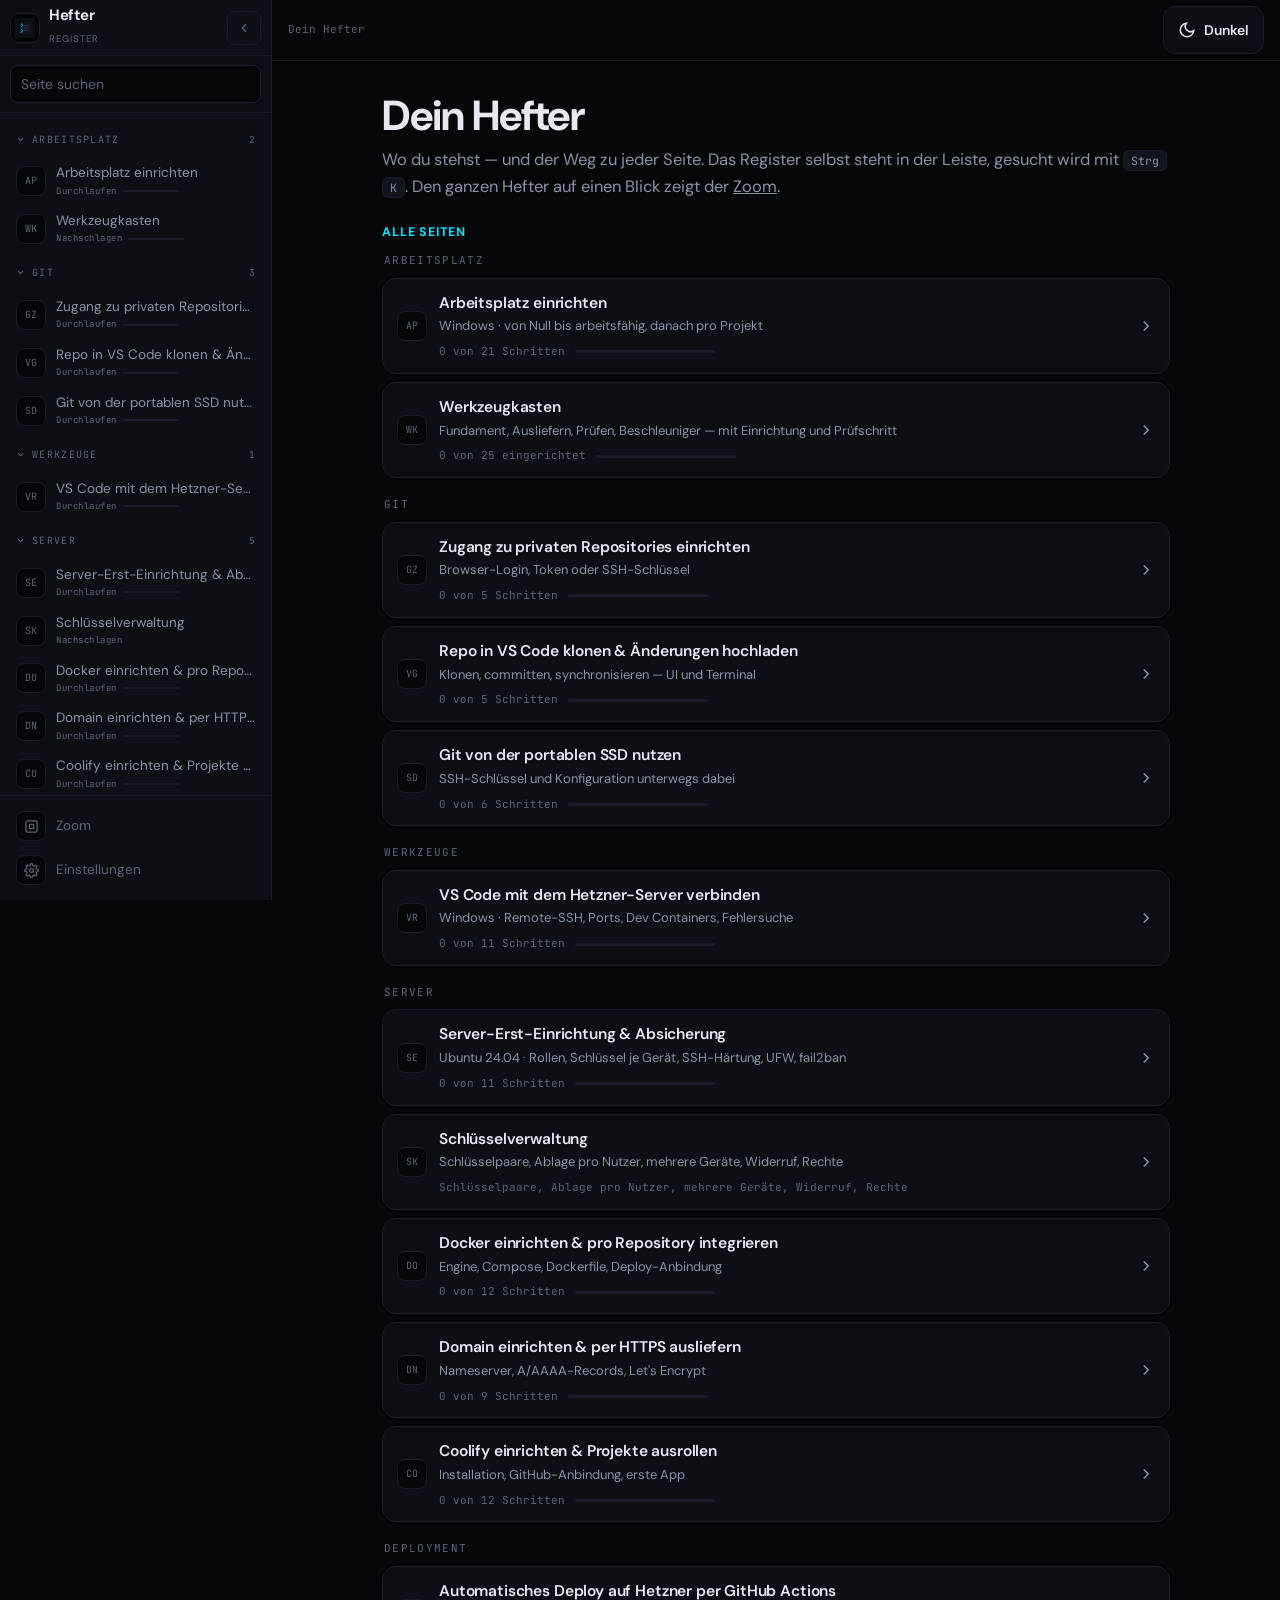
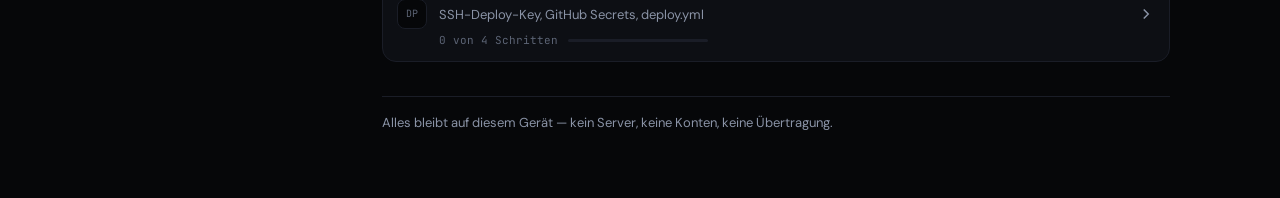
<file: index.html>
<!DOCTYPE html>
<html lang="de" data-theme="dunkel">
<head>
<meta charset="UTF-8">
<meta name="description" content="Digitaler Hefter für Schritt-für-Schritt-Anleitungen — Fortschritt je Seite, offline nutzbar, alles lokal gespeichert.">
<title>Hefter</title>
<!-- KOPF-START · erzeugt von bauen.mjs — nicht von Hand ändern -->
<meta name="viewport" content="width=device-width, initial-scale=1, viewport-fit=cover">
<meta name="theme-color" content="#060709">
<link rel="manifest" href="manifest.webmanifest">
<link rel="icon" href="icons/01-ringe.svg" type="image/svg+xml">
<link rel="apple-touch-icon" href="icons/png/01-ringe-192.png">
<link rel="stylesheet" href="style.css">
<script>
/* Theme, Ansicht und Leisten-Zustand vor dem ersten Anstrich setzen — sonst
   blitzen helles Design, falsche Ansicht und breite Leiste kurz auf.
   localStorage liest synchron, deshalb geht das hier oben. "laedt" schaltet
   Übergänge bis zum ersten Bild ab; hefter.js nimmt die Klasse wieder weg.
   Wer eine weitere Einstellung ergänzt, die das Layout vor dem ersten
   Anstrich betrifft, ergänzt sie hier — nicht in hefter.js. */

/* Welche Ansicht gilt, entscheidet diese eine Funktion: aus der Wahl des
   Nutzers ("auto" oder eine der drei) wird die Ansicht, die wirklich
   angezeigt wird. Sie steht hier und nicht in hefter.js, weil sie vor dem
   ersten Anstrich laufen muss — hefter.js lädt erst am Dateiende. hefter.js
   ruft dieselbe Funktion beim Ändern des Fensters: eine Regel, eine Stelle. */
window.ansichtBestimmen = function (wahl) {
  /* Die Breite allein verwechselt ein kleines Fenster am Rechner mit einem
     Tablet, deshalb das Zeigegerät. Und die Höhe muss mit: ein quer
     gehaltenes iPhone ist 844px breit und wäre sonst als iPad durchgegangen. */
  var a = (wahl && wahl !== "auto") ? wahl
        : matchMedia("(max-width: 700px), (max-height: 500px)").matches ? "iphone"
        : matchMedia("(pointer: coarse)").matches ? "ipad" : "computer";
  /* Boden unter jeder Wahl: unter 640px bliebe neben der festen Leiste kein
     Inhalt mehr übrig. Wer auf dem Telefon "Computer" wählt, käme sonst an
     die Einstellung nicht mehr heran, mit der er es zurücknimmt. Gespeichert
     bleibt die Wahl — sie greift wieder, sobald das Fenster breit genug ist. */
  return (a !== "iphone" && matchMedia("(max-width: 640px)").matches) ? "iphone" : a;
};

var d = document.documentElement;
d.classList.add("laedt");
/* Erst ohne Speicher bestimmen, dann der Blick hinein: wirft localStorage
   (privater Modus), steht trotzdem eine Ansicht am <html>. Ohne sie griffe
   keine der drei und das Telefon bekäme die Computer-Darstellung. */
d.dataset.ansicht = ansichtBestimmen();
try {
  d.dataset.theme = localStorage.getItem("hefter:theme") || "dunkel";
  d.dataset.ansicht = ansichtBestimmen(localStorage.getItem("hefter:ansicht"));
  var a = d.dataset.ansicht;
  /* Auf dem iPhone gibt es den Schmal-Zustand nicht, auf dem iPad ist die
     Kürzelspalte die Vorgabe — eine ausdrückliche Wahl sticht beides. Weil
     die Klasse hier gar nicht erst gesetzt wird, wo es sie nicht gibt,
     braucht die iPhone-Ansicht in style.css kein !important dagegen. */
  var leiste = JSON.parse(localStorage.getItem("hefter:leiste") || "{}");
  if (a !== "iphone" && (leiste.schmal ?? a === "ipad")) d.classList.add("schmal");
  /* Abgeschaltete Bausteine je Ansicht. Gehört ebenfalls vor den ersten
     Anstrich: sonst blitzen Fotozonen und Kästen auf und verschwinden wieder.
     Nebenbei greift die Einstellung damit auch, wenn hefter.js gar nicht lädt. */
  var aus = JSON.parse(localStorage.getItem("hefter:anzeige") || "{}")[a] || [];
  for (var i = 0; i < aus.length; i++) d.classList.add("ohne-" + aus[i]);
} catch {}
</script>
</head>
<body data-basis="">

<div class="schleier" data-schleier></div>

<nav class="leiste" aria-label="Register">
  <div class="l-kopf">
    <a class="l-marke" href="index.html">
      <span class="logo"><img data-appicon src="icons/01-ringe.svg" alt=""></span>
      <span class="wortmarke"><b>Hefter</b><small>Register</small></span>
    </a>
    <button class="klapp" data-klapp aria-label="Leiste einklappen" title="Strg+B">
      <svg viewBox="0 0 24 24" fill="none" stroke="currentColor" stroke-width="2.4" stroke-linecap="round" stroke-linejoin="round"><polyline points="15 18 9 12 15 6"/></svg>
    </button>
  </div>

  <div class="l-suche">
    <input id="leisteSuche" type="search" placeholder="Seite suchen" autocomplete="off" aria-label="Seite suchen">
    <button class="lupe" data-lupe aria-label="Suchen">
      <svg viewBox="0 0 24 24" fill="none" stroke="currentColor" stroke-width="2"><circle cx="11" cy="11" r="7"/><path d="M21 21l-4.3-4.3"/></svg>
    </button>
  </div>

  <div class="l-register" id="leisteRegister"></div>
  <p class="l-leer" id="leisteLeer">Keine Seite gefunden.</p>

  <div class="l-fuss">
    <a class="f-btn" href="zoom.html">
      <span class="kuerzel" aria-hidden="true">
        <svg viewBox="0 0 24 24" fill="none" stroke="currentColor" stroke-width="2"><rect x="3" y="3" width="18" height="18" rx="3"/><rect x="8.5" y="8.5" width="7" height="7" rx="1.5"/></svg>
      </span>
      <span class="f-text">Zoom</span>
      <span class="blase">Zoom</span>
    </a>
    <a class="f-btn" href="einstellungen.html">
      <span class="kuerzel" aria-hidden="true">
        <svg viewBox="0 0 24 24" fill="none" stroke="currentColor" stroke-width="2"><circle cx="12" cy="12" r="3"/><path d="M19.4 15a1.7 1.7 0 0 0 .34 1.87l.06.06a2 2 0 1 1-2.83 2.83l-.06-.06a1.7 1.7 0 0 0-1.87-.34 1.7 1.7 0 0 0-1.03 1.56V21a2 2 0 1 1-4 0v-.09a1.7 1.7 0 0 0-1.03-1.56 1.7 1.7 0 0 0-1.87.34l-.06.06a2 2 0 1 1-2.83-2.83l.06-.06A1.7 1.7 0 0 0 4.6 15a1.7 1.7 0 0 0-1.56-1.03H3a2 2 0 1 1 0-4h.09A1.7 1.7 0 0 0 4.6 8.94a1.7 1.7 0 0 0-.34-1.87l-.06-.06a2 2 0 1 1 2.83-2.83l.06.06a1.7 1.7 0 0 0 1.87.34H9a1.7 1.7 0 0 0 1.03-1.56V3a2 2 0 1 1 4 0v.09c0 .68.4 1.3 1.03 1.56a1.7 1.7 0 0 0 1.87-.34l.06-.06a2 2 0 1 1 2.83 2.83l-.06.06a1.7 1.7 0 0 0-.34 1.87V9c.26.63.88 1.03 1.56 1.03H21a2 2 0 1 1 0 4h-.09A1.7 1.7 0 0 0 19.4 15z"/></svg>
      </span>
      <span class="f-text">Einstellungen</span>
      <span class="blase">Einstellungen</span>
    </a>
  </div>
</nav>

<div class="inhalt">

<header class="i-kopf">
  <button class="brenner" data-brenner aria-label="Register öffnen" aria-expanded="false">
    <svg viewBox="0 0 24 24" fill="none" stroke="currentColor" stroke-width="2" stroke-linecap="round"><path d="M3 6h18M3 12h18M3 18h18"/></svg>
  </button>
  <span class="krumen" data-krumen></span>
  <button class="iconbtn" data-themebtn aria-label="Design wechseln — aktuell Dunkel">
    <svg viewBox="0 0 24 24" fill="none" stroke="currentColor" stroke-width="2"><path d="M21 12.8A9 9 0 1 1 11.2 3 7 7 0 0 0 21 12.8z"/></svg>
    <span class="lbl">Dunkel</span>
  </button>
</header>

<div class="wrap">
<!-- KOPF-ENDE -->

  <header class="reg-kopf">
    <h1>Dein Hefter</h1>
    <p>Wo du stehst — und der Weg zu jeder Seite. Das Register selbst steht in der Leiste, gesucht wird mit <kbd>Strg</kbd> <kbd>K</kbd>. Den ganzen Hefter auf einen Blick zeigt der <a href="zoom.html">Zoom</a>.</p>
  </header>

  <div id="buehne"></div>

<!-- FUSS-START · erzeugt von bauen.mjs — nicht von Hand ändern -->
  <p class="foot">Alles bleibt auf diesem Gerät — kein Server, keine Konten, keine Übertragung.</p>
</div><!-- .wrap -->
</div><!-- .inhalt -->

<script src="hefter.js"></script>
</body>
</html>
</file>
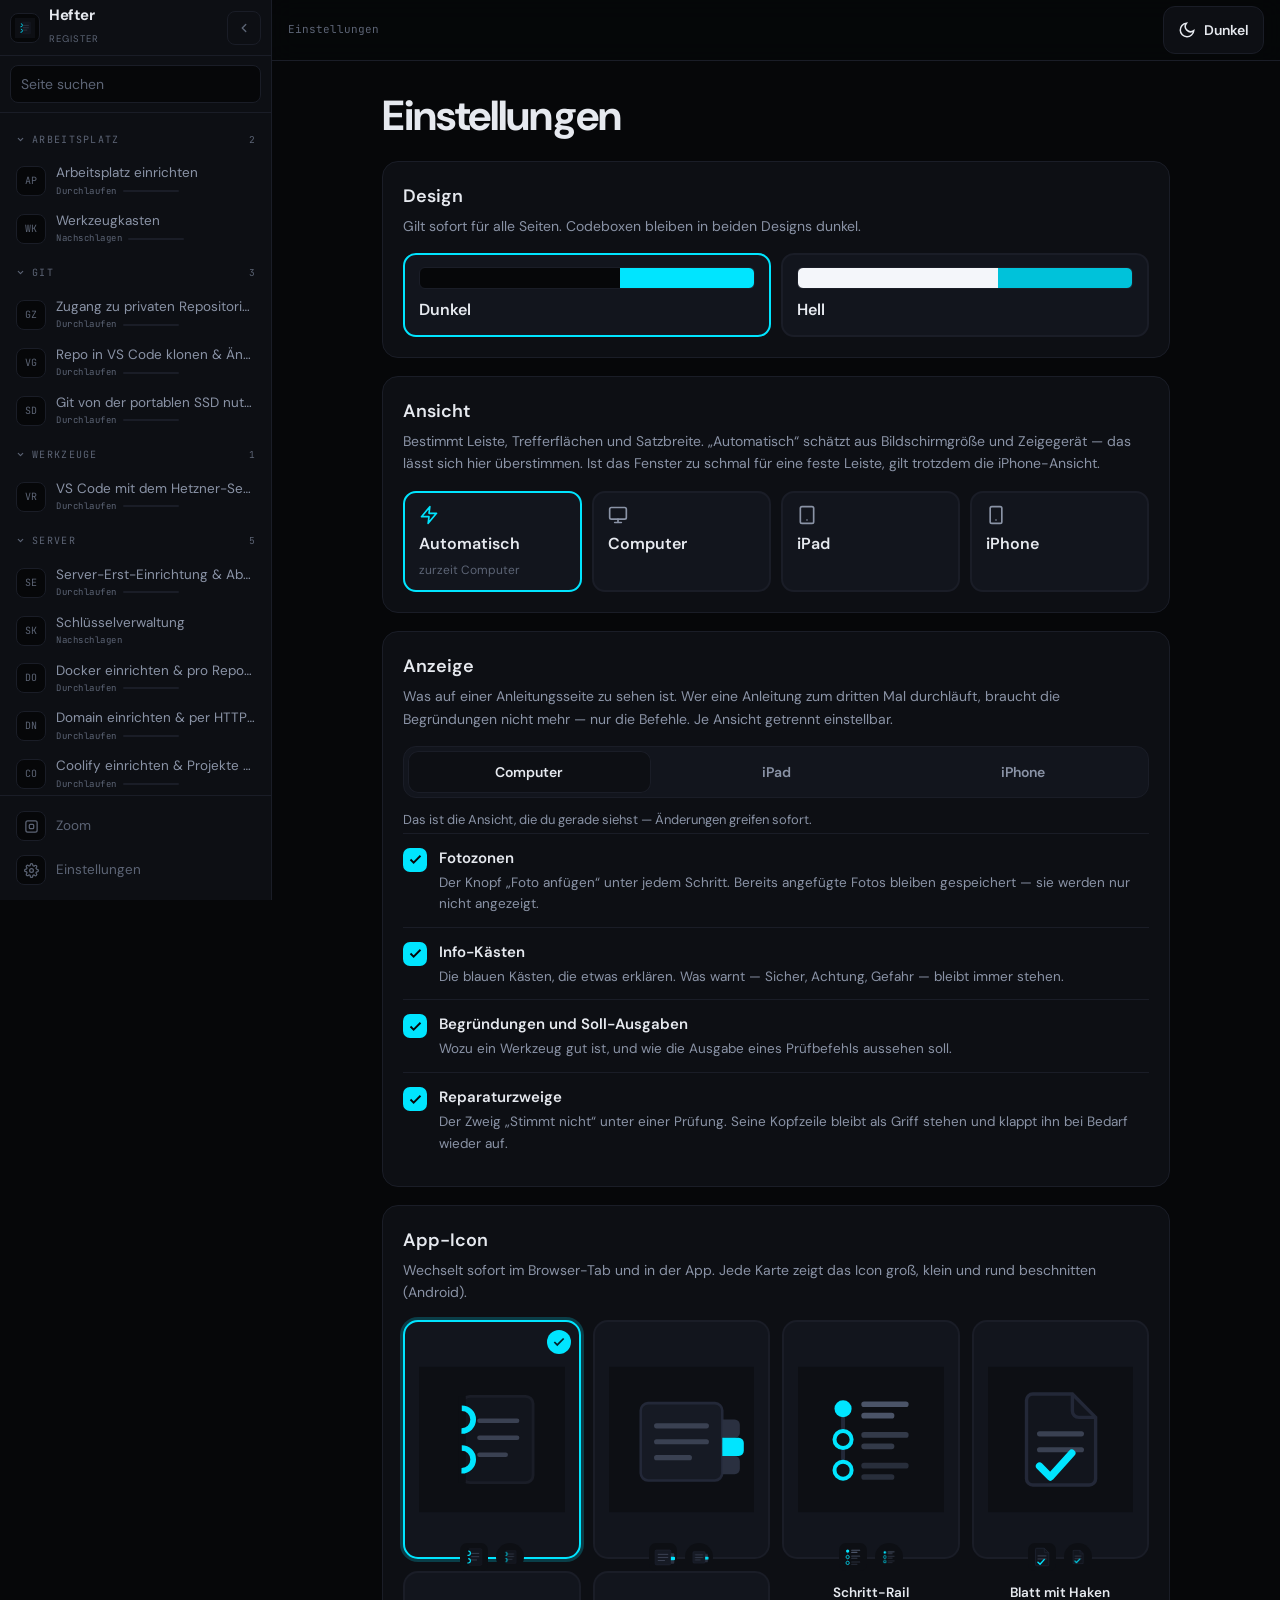
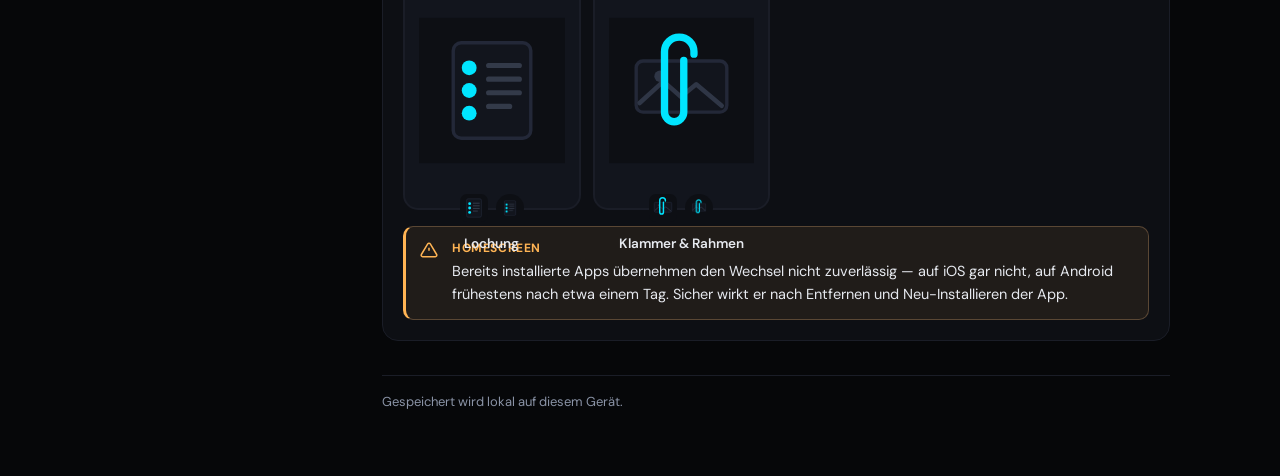
<file: einstellungen.html>
<!DOCTYPE html>
<html lang="de" data-theme="dunkel">
<head>
<meta charset="UTF-8">
<meta name="description" content="Einstellungen des Hefters: Design, Ansicht für Computer, iPad oder iPhone, welche Bausteine angezeigt werden, und das App-Icon.">
<title>Einstellungen · Hefter</title>
<!-- KOPF-START · erzeugt von bauen.mjs — nicht von Hand ändern -->
<meta name="viewport" content="width=device-width, initial-scale=1, viewport-fit=cover">
<meta name="theme-color" content="#060709">
<link rel="manifest" href="manifest.webmanifest">
<link rel="icon" href="icons/01-ringe.svg" type="image/svg+xml">
<link rel="apple-touch-icon" href="icons/png/01-ringe-192.png">
<link rel="stylesheet" href="style.css">
<script>
/* Theme, Ansicht und Leisten-Zustand vor dem ersten Anstrich setzen — sonst
   blitzen helles Design, falsche Ansicht und breite Leiste kurz auf.
   localStorage liest synchron, deshalb geht das hier oben. "laedt" schaltet
   Übergänge bis zum ersten Bild ab; hefter.js nimmt die Klasse wieder weg.
   Wer eine weitere Einstellung ergänzt, die das Layout vor dem ersten
   Anstrich betrifft, ergänzt sie hier — nicht in hefter.js. */

/* Welche Ansicht gilt, entscheidet diese eine Funktion: aus der Wahl des
   Nutzers ("auto" oder eine der drei) wird die Ansicht, die wirklich
   angezeigt wird. Sie steht hier und nicht in hefter.js, weil sie vor dem
   ersten Anstrich laufen muss — hefter.js lädt erst am Dateiende. hefter.js
   ruft dieselbe Funktion beim Ändern des Fensters: eine Regel, eine Stelle. */
window.ansichtBestimmen = function (wahl) {
  /* Die Breite allein verwechselt ein kleines Fenster am Rechner mit einem
     Tablet, deshalb das Zeigegerät. Und die Höhe muss mit: ein quer
     gehaltenes iPhone ist 844px breit und wäre sonst als iPad durchgegangen. */
  var a = (wahl && wahl !== "auto") ? wahl
        : matchMedia("(max-width: 700px), (max-height: 500px)").matches ? "iphone"
        : matchMedia("(pointer: coarse)").matches ? "ipad" : "computer";
  /* Boden unter jeder Wahl: unter 640px bliebe neben der festen Leiste kein
     Inhalt mehr übrig. Wer auf dem Telefon "Computer" wählt, käme sonst an
     die Einstellung nicht mehr heran, mit der er es zurücknimmt. Gespeichert
     bleibt die Wahl — sie greift wieder, sobald das Fenster breit genug ist. */
  return (a !== "iphone" && matchMedia("(max-width: 640px)").matches) ? "iphone" : a;
};

var d = document.documentElement;
d.classList.add("laedt");
/* Erst ohne Speicher bestimmen, dann der Blick hinein: wirft localStorage
   (privater Modus), steht trotzdem eine Ansicht am <html>. Ohne sie griffe
   keine der drei und das Telefon bekäme die Computer-Darstellung. */
d.dataset.ansicht = ansichtBestimmen();
try {
  d.dataset.theme = localStorage.getItem("hefter:theme") || "dunkel";
  d.dataset.ansicht = ansichtBestimmen(localStorage.getItem("hefter:ansicht"));
  var a = d.dataset.ansicht;
  /* Auf dem iPhone gibt es den Schmal-Zustand nicht, auf dem iPad ist die
     Kürzelspalte die Vorgabe — eine ausdrückliche Wahl sticht beides. Weil
     die Klasse hier gar nicht erst gesetzt wird, wo es sie nicht gibt,
     braucht die iPhone-Ansicht in style.css kein !important dagegen. */
  var leiste = JSON.parse(localStorage.getItem("hefter:leiste") || "{}");
  if (a !== "iphone" && (leiste.schmal ?? a === "ipad")) d.classList.add("schmal");
  /* Abgeschaltete Bausteine je Ansicht. Gehört ebenfalls vor den ersten
     Anstrich: sonst blitzen Fotozonen und Kästen auf und verschwinden wieder.
     Nebenbei greift die Einstellung damit auch, wenn hefter.js gar nicht lädt. */
  var aus = JSON.parse(localStorage.getItem("hefter:anzeige") || "{}")[a] || [];
  for (var i = 0; i < aus.length; i++) d.classList.add("ohne-" + aus[i]);
} catch {}
</script>
</head>
<body data-basis="">

<div class="schleier" data-schleier></div>

<nav class="leiste" aria-label="Register">
  <div class="l-kopf">
    <a class="l-marke" href="index.html">
      <span class="logo"><img data-appicon src="icons/01-ringe.svg" alt=""></span>
      <span class="wortmarke"><b>Hefter</b><small>Register</small></span>
    </a>
    <button class="klapp" data-klapp aria-label="Leiste einklappen" title="Strg+B">
      <svg viewBox="0 0 24 24" fill="none" stroke="currentColor" stroke-width="2.4" stroke-linecap="round" stroke-linejoin="round"><polyline points="15 18 9 12 15 6"/></svg>
    </button>
  </div>

  <div class="l-suche">
    <input id="leisteSuche" type="search" placeholder="Seite suchen" autocomplete="off" aria-label="Seite suchen">
    <button class="lupe" data-lupe aria-label="Suchen">
      <svg viewBox="0 0 24 24" fill="none" stroke="currentColor" stroke-width="2"><circle cx="11" cy="11" r="7"/><path d="M21 21l-4.3-4.3"/></svg>
    </button>
  </div>

  <div class="l-register" id="leisteRegister"></div>
  <p class="l-leer" id="leisteLeer">Keine Seite gefunden.</p>

  <div class="l-fuss">
    <a class="f-btn" href="zoom.html">
      <span class="kuerzel" aria-hidden="true">
        <svg viewBox="0 0 24 24" fill="none" stroke="currentColor" stroke-width="2"><rect x="3" y="3" width="18" height="18" rx="3"/><rect x="8.5" y="8.5" width="7" height="7" rx="1.5"/></svg>
      </span>
      <span class="f-text">Zoom</span>
      <span class="blase">Zoom</span>
    </a>
    <a class="f-btn" href="einstellungen.html">
      <span class="kuerzel" aria-hidden="true">
        <svg viewBox="0 0 24 24" fill="none" stroke="currentColor" stroke-width="2"><circle cx="12" cy="12" r="3"/><path d="M19.4 15a1.7 1.7 0 0 0 .34 1.87l.06.06a2 2 0 1 1-2.83 2.83l-.06-.06a1.7 1.7 0 0 0-1.87-.34 1.7 1.7 0 0 0-1.03 1.56V21a2 2 0 1 1-4 0v-.09a1.7 1.7 0 0 0-1.03-1.56 1.7 1.7 0 0 0-1.87.34l-.06.06a2 2 0 1 1-2.83-2.83l.06-.06A1.7 1.7 0 0 0 4.6 15a1.7 1.7 0 0 0-1.56-1.03H3a2 2 0 1 1 0-4h.09A1.7 1.7 0 0 0 4.6 8.94a1.7 1.7 0 0 0-.34-1.87l-.06-.06a2 2 0 1 1 2.83-2.83l.06.06a1.7 1.7 0 0 0 1.87.34H9a1.7 1.7 0 0 0 1.03-1.56V3a2 2 0 1 1 4 0v.09c0 .68.4 1.3 1.03 1.56a1.7 1.7 0 0 0 1.87-.34l.06-.06a2 2 0 1 1 2.83 2.83l-.06.06a1.7 1.7 0 0 0-.34 1.87V9c.26.63.88 1.03 1.56 1.03H21a2 2 0 1 1 0 4h-.09A1.7 1.7 0 0 0 19.4 15z"/></svg>
      </span>
      <span class="f-text">Einstellungen</span>
      <span class="blase">Einstellungen</span>
    </a>
  </div>
</nav>

<div class="inhalt">

<header class="i-kopf">
  <button class="brenner" data-brenner aria-label="Register öffnen" aria-expanded="false">
    <svg viewBox="0 0 24 24" fill="none" stroke="currentColor" stroke-width="2" stroke-linecap="round"><path d="M3 6h18M3 12h18M3 18h18"/></svg>
  </button>
  <span class="krumen" data-krumen></span>
  <button class="iconbtn" data-themebtn aria-label="Design wechseln — aktuell Dunkel">
    <svg viewBox="0 0 24 24" fill="none" stroke="currentColor" stroke-width="2"><path d="M21 12.8A9 9 0 1 1 11.2 3 7 7 0 0 0 21 12.8z"/></svg>
    <span class="lbl">Dunkel</span>
  </button>
</header>

<div class="wrap">
<!-- KOPF-ENDE -->

  <header class="reg-kopf">
    <h1>Einstellungen</h1>
  </header>

  <section class="block">
    <h2>Design</h2>
    <p class="sub">Gilt sofort für alle Seiten. Codeboxen bleiben in beiden Designs dunkel.</p>
    <div class="themewahl">
      <button data-t="dunkel"><span class="probe"></span>Dunkel</button>
      <button data-t="hell"><span class="probe"></span>Hell</button>
    </div>
  </section>

  <section class="block">
    <h2>Ansicht</h2>
    <p class="sub">Bestimmt Leiste, Trefferflächen und Satzbreite. „Automatisch“ schätzt aus Bildschirmgröße und Zeigegerät — das lässt sich hier überstimmen. Ist das Fenster zu schmal für eine feste Leiste, gilt trotzdem die iPhone-Ansicht.</p>
    <div class="ansichtwahl" id="ansichtWahl"></div>
  </section>

  <section class="block">
    <h2>Anzeige</h2>
    <p class="sub">Was auf einer Anleitungsseite zu sehen ist. Wer eine Anleitung zum dritten Mal durchläuft, braucht die Begründungen nicht mehr — nur die Befehle. Je Ansicht getrennt einstellbar.</p>
    <div id="anzeigeWahl"></div>
  </section>

  <section class="block">
    <h2>App-Icon</h2>
    <p class="sub">Wechselt sofort im Browser-Tab und in der App. Jede Karte zeigt das Icon groß, klein und rund beschnitten (Android).</p>
    <div class="iconwahl" id="iconWahl"></div>
    <div class="callout achtung" style="margin-top:16px; margin-bottom:0">
      <span class="ico"><svg viewBox="0 0 24 24" fill="none" stroke="currentColor" stroke-width="2"><path d="M12 9v4m0 4h.01M10.3 3.9L1.8 18a2 2 0 0 0 1.7 3h17a2 2 0 0 0 1.7-3L13.7 3.9a2 2 0 0 0-3.4 0z"/></svg></span>
      <div><div class="label">Homescreen</div><div class="txt">Bereits installierte Apps übernehmen den Wechsel nicht zuverlässig — auf iOS gar nicht, auf Android frühestens nach etwa einem Tag. Sicher wirkt er nach Entfernen und Neu-Installieren der App.</div></div>
    </div>
  </section>

<!-- FUSS-START · erzeugt von bauen.mjs — nicht von Hand ändern -->
  <p class="foot">Gespeichert wird lokal auf diesem Gerät.</p>
</div><!-- .wrap -->
</div><!-- .inhalt -->

<script src="hefter.js"></script>
</body>
</html>
</file>
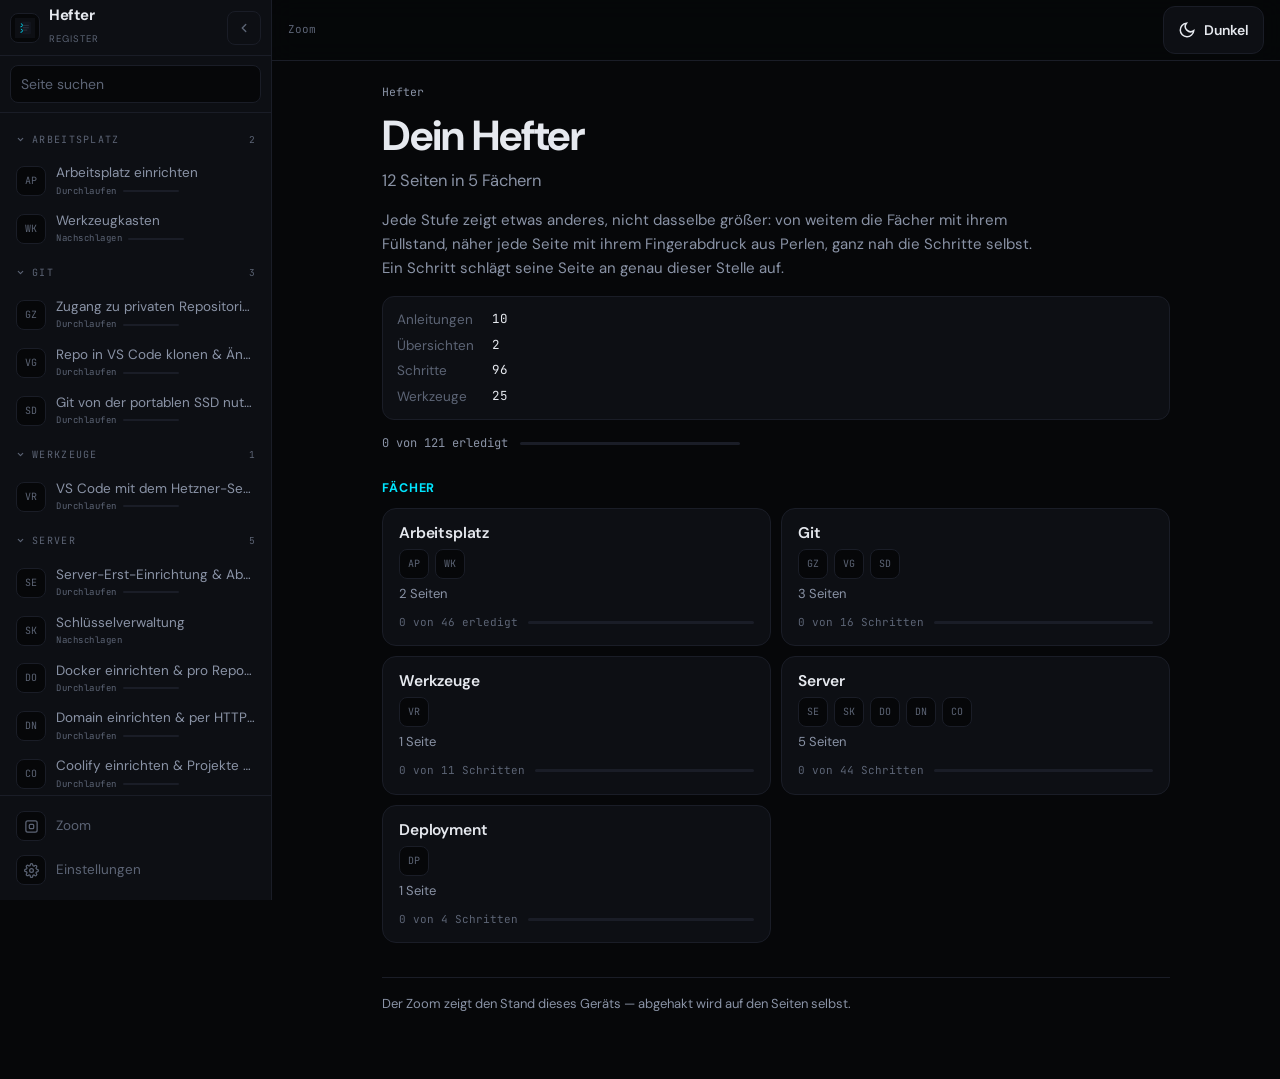
<file: zoom.html>
<!DOCTYPE html>
<html lang="de" data-theme="dunkel">
<head>
<meta charset="UTF-8">
<meta name="description" content="Der ganze Hefter im semantischen Zoom — Fächer, Seiten, Abschnitte und Schritte, jede Stufe mit ihrer eigenen Information.">
<title>Zoom · Hefter</title>
<!-- KOPF-START · erzeugt von bauen.mjs — nicht von Hand ändern -->
<meta name="viewport" content="width=device-width, initial-scale=1, viewport-fit=cover">
<meta name="theme-color" content="#060709">
<link rel="manifest" href="manifest.webmanifest">
<link rel="icon" href="icons/01-ringe.svg" type="image/svg+xml">
<link rel="apple-touch-icon" href="icons/png/01-ringe-192.png">
<link rel="stylesheet" href="style.css">
<script>
/* Theme, Ansicht und Leisten-Zustand vor dem ersten Anstrich setzen — sonst
   blitzen helles Design, falsche Ansicht und breite Leiste kurz auf.
   localStorage liest synchron, deshalb geht das hier oben. "laedt" schaltet
   Übergänge bis zum ersten Bild ab; hefter.js nimmt die Klasse wieder weg.
   Wer eine weitere Einstellung ergänzt, die das Layout vor dem ersten
   Anstrich betrifft, ergänzt sie hier — nicht in hefter.js. */

/* Welche Ansicht gilt, entscheidet diese eine Funktion: aus der Wahl des
   Nutzers ("auto" oder eine der drei) wird die Ansicht, die wirklich
   angezeigt wird. Sie steht hier und nicht in hefter.js, weil sie vor dem
   ersten Anstrich laufen muss — hefter.js lädt erst am Dateiende. hefter.js
   ruft dieselbe Funktion beim Ändern des Fensters: eine Regel, eine Stelle. */
window.ansichtBestimmen = function (wahl) {
  /* Die Breite allein verwechselt ein kleines Fenster am Rechner mit einem
     Tablet, deshalb das Zeigegerät. Und die Höhe muss mit: ein quer
     gehaltenes iPhone ist 844px breit und wäre sonst als iPad durchgegangen. */
  var a = (wahl && wahl !== "auto") ? wahl
        : matchMedia("(max-width: 700px), (max-height: 500px)").matches ? "iphone"
        : matchMedia("(pointer: coarse)").matches ? "ipad" : "computer";
  /* Boden unter jeder Wahl: unter 640px bliebe neben der festen Leiste kein
     Inhalt mehr übrig. Wer auf dem Telefon "Computer" wählt, käme sonst an
     die Einstellung nicht mehr heran, mit der er es zurücknimmt. Gespeichert
     bleibt die Wahl — sie greift wieder, sobald das Fenster breit genug ist. */
  return (a !== "iphone" && matchMedia("(max-width: 640px)").matches) ? "iphone" : a;
};

var d = document.documentElement;
d.classList.add("laedt");
/* Erst ohne Speicher bestimmen, dann der Blick hinein: wirft localStorage
   (privater Modus), steht trotzdem eine Ansicht am <html>. Ohne sie griffe
   keine der drei und das Telefon bekäme die Computer-Darstellung. */
d.dataset.ansicht = ansichtBestimmen();
try {
  d.dataset.theme = localStorage.getItem("hefter:theme") || "dunkel";
  d.dataset.ansicht = ansichtBestimmen(localStorage.getItem("hefter:ansicht"));
  var a = d.dataset.ansicht;
  /* Auf dem iPhone gibt es den Schmal-Zustand nicht, auf dem iPad ist die
     Kürzelspalte die Vorgabe — eine ausdrückliche Wahl sticht beides. Weil
     die Klasse hier gar nicht erst gesetzt wird, wo es sie nicht gibt,
     braucht die iPhone-Ansicht in style.css kein !important dagegen. */
  var leiste = JSON.parse(localStorage.getItem("hefter:leiste") || "{}");
  if (a !== "iphone" && (leiste.schmal ?? a === "ipad")) d.classList.add("schmal");
  /* Abgeschaltete Bausteine je Ansicht. Gehört ebenfalls vor den ersten
     Anstrich: sonst blitzen Fotozonen und Kästen auf und verschwinden wieder.
     Nebenbei greift die Einstellung damit auch, wenn hefter.js gar nicht lädt. */
  var aus = JSON.parse(localStorage.getItem("hefter:anzeige") || "{}")[a] || [];
  for (var i = 0; i < aus.length; i++) d.classList.add("ohne-" + aus[i]);
} catch {}
</script>
</head>
<body data-basis="">

<div class="schleier" data-schleier></div>

<nav class="leiste" aria-label="Register">
  <div class="l-kopf">
    <a class="l-marke" href="index.html">
      <span class="logo"><img data-appicon src="icons/01-ringe.svg" alt=""></span>
      <span class="wortmarke"><b>Hefter</b><small>Register</small></span>
    </a>
    <button class="klapp" data-klapp aria-label="Leiste einklappen" title="Strg+B">
      <svg viewBox="0 0 24 24" fill="none" stroke="currentColor" stroke-width="2.4" stroke-linecap="round" stroke-linejoin="round"><polyline points="15 18 9 12 15 6"/></svg>
    </button>
  </div>

  <div class="l-suche">
    <input id="leisteSuche" type="search" placeholder="Seite suchen" autocomplete="off" aria-label="Seite suchen">
    <button class="lupe" data-lupe aria-label="Suchen">
      <svg viewBox="0 0 24 24" fill="none" stroke="currentColor" stroke-width="2"><circle cx="11" cy="11" r="7"/><path d="M21 21l-4.3-4.3"/></svg>
    </button>
  </div>

  <div class="l-register" id="leisteRegister"></div>
  <p class="l-leer" id="leisteLeer">Keine Seite gefunden.</p>

  <div class="l-fuss">
    <a class="f-btn" href="zoom.html">
      <span class="kuerzel" aria-hidden="true">
        <svg viewBox="0 0 24 24" fill="none" stroke="currentColor" stroke-width="2"><rect x="3" y="3" width="18" height="18" rx="3"/><rect x="8.5" y="8.5" width="7" height="7" rx="1.5"/></svg>
      </span>
      <span class="f-text">Zoom</span>
      <span class="blase">Zoom</span>
    </a>
    <a class="f-btn" href="einstellungen.html">
      <span class="kuerzel" aria-hidden="true">
        <svg viewBox="0 0 24 24" fill="none" stroke="currentColor" stroke-width="2"><circle cx="12" cy="12" r="3"/><path d="M19.4 15a1.7 1.7 0 0 0 .34 1.87l.06.06a2 2 0 1 1-2.83 2.83l-.06-.06a1.7 1.7 0 0 0-1.87-.34 1.7 1.7 0 0 0-1.03 1.56V21a2 2 0 1 1-4 0v-.09a1.7 1.7 0 0 0-1.03-1.56 1.7 1.7 0 0 0-1.87.34l-.06.06a2 2 0 1 1-2.83-2.83l.06-.06A1.7 1.7 0 0 0 4.6 15a1.7 1.7 0 0 0-1.56-1.03H3a2 2 0 1 1 0-4h.09A1.7 1.7 0 0 0 4.6 8.94a1.7 1.7 0 0 0-.34-1.87l-.06-.06a2 2 0 1 1 2.83-2.83l.06.06a1.7 1.7 0 0 0 1.87.34H9a1.7 1.7 0 0 0 1.03-1.56V3a2 2 0 1 1 4 0v.09c0 .68.4 1.3 1.03 1.56a1.7 1.7 0 0 0 1.87-.34l.06-.06a2 2 0 1 1 2.83 2.83l-.06.06a1.7 1.7 0 0 0-.34 1.87V9c.26.63.88 1.03 1.56 1.03H21a2 2 0 1 1 0 4h-.09A1.7 1.7 0 0 0 19.4 15z"/></svg>
      </span>
      <span class="f-text">Einstellungen</span>
      <span class="blase">Einstellungen</span>
    </a>
  </div>
</nav>

<div class="inhalt">

<header class="i-kopf">
  <button class="brenner" data-brenner aria-label="Register öffnen" aria-expanded="false">
    <svg viewBox="0 0 24 24" fill="none" stroke="currentColor" stroke-width="2" stroke-linecap="round"><path d="M3 6h18M3 12h18M3 18h18"/></svg>
  </button>
  <span class="krumen" data-krumen></span>
  <button class="iconbtn" data-themebtn aria-label="Design wechseln — aktuell Dunkel">
    <svg viewBox="0 0 24 24" fill="none" stroke="currentColor" stroke-width="2"><path d="M21 12.8A9 9 0 1 1 11.2 3 7 7 0 0 0 21 12.8z"/></svg>
    <span class="lbl">Dunkel</span>
  </button>
</header>

<div class="wrap">
<!-- KOPF-ENDE -->

  <div class="zoomflaeche" id="zoomflaeche">
    <p class="z-ohne-js">Der Zoom wird mit JavaScript aufgebaut. Zurück zur <a href="index.html">Startseite</a>.</p>
  </div>

<!-- FUSS-START · erzeugt von bauen.mjs — nicht von Hand ändern -->
  <p class="foot">Der Zoom zeigt den Stand dieses Geräts — abgehakt wird auf den Seiten selbst.</p>
</div><!-- .wrap -->
</div><!-- .inhalt -->

<script src="gliederung.js"></script>
<script src="hefter.js"></script>
</body>
</html>
</file>
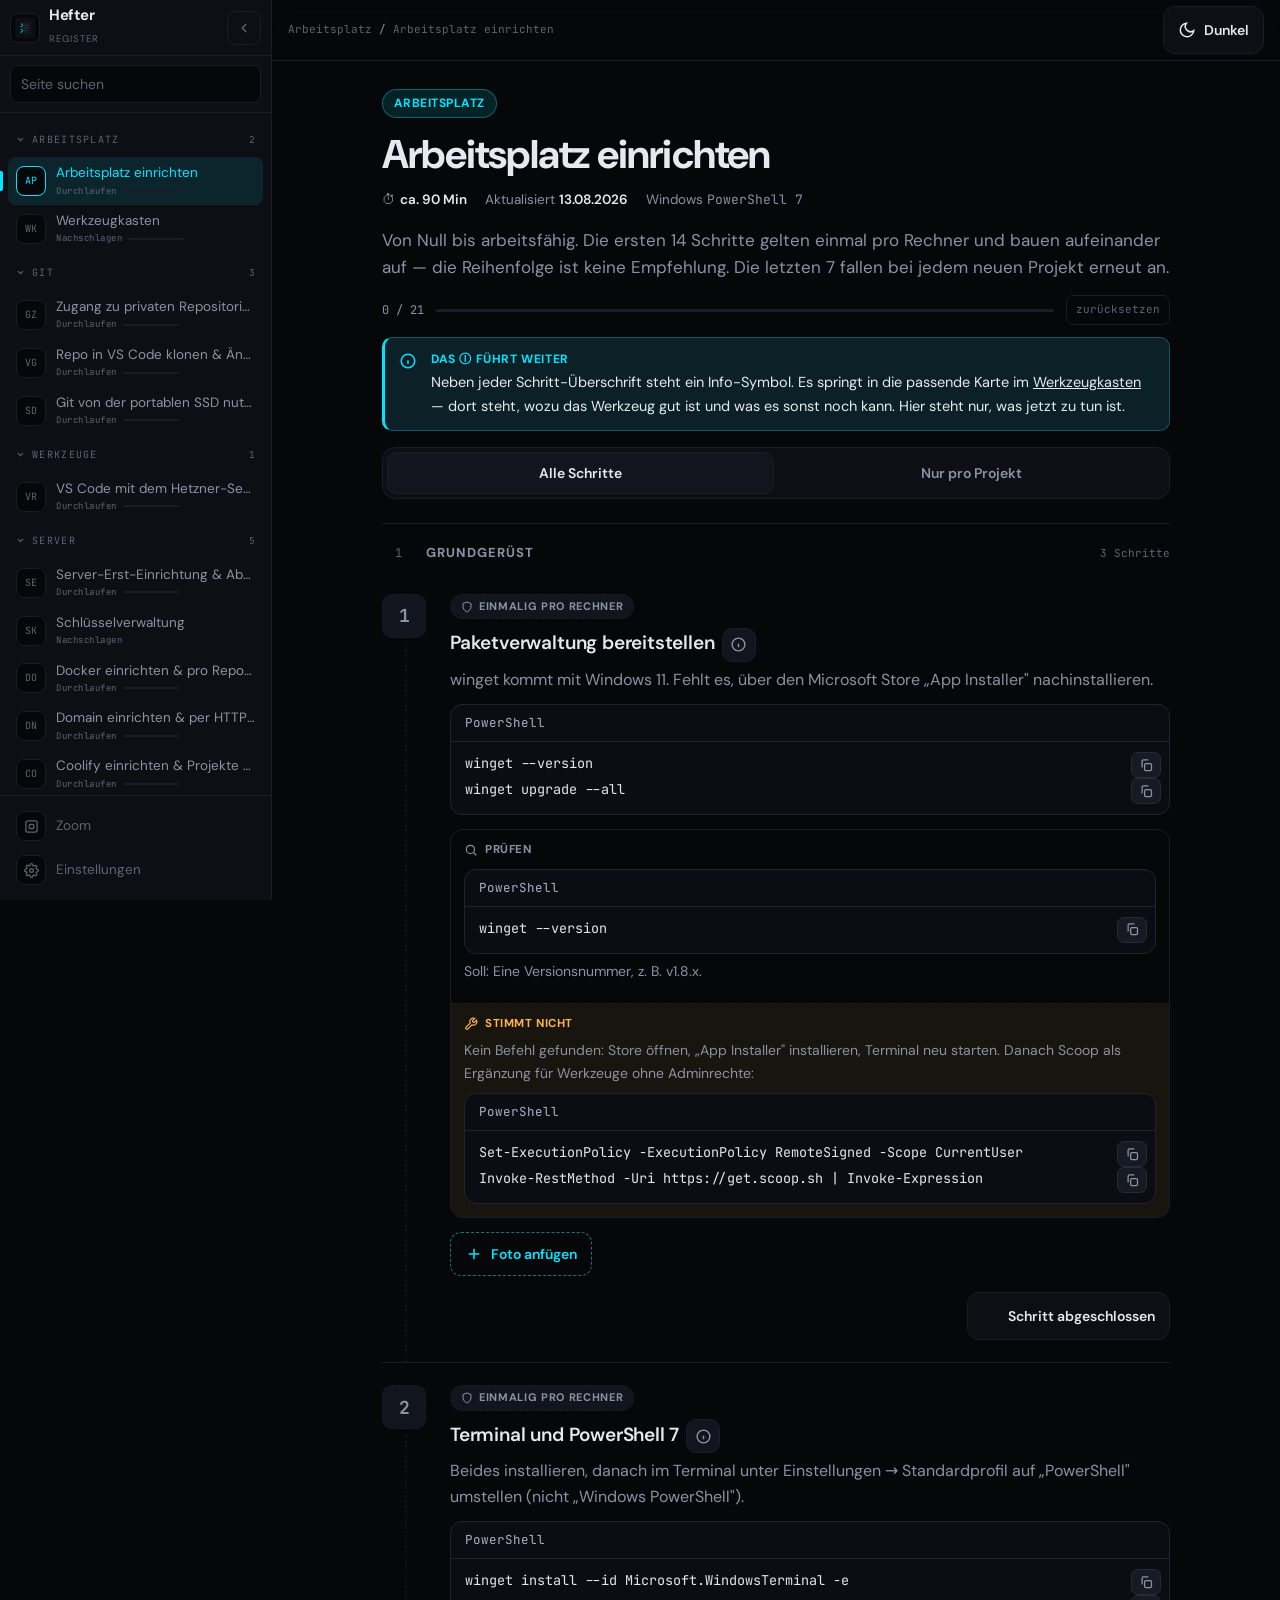
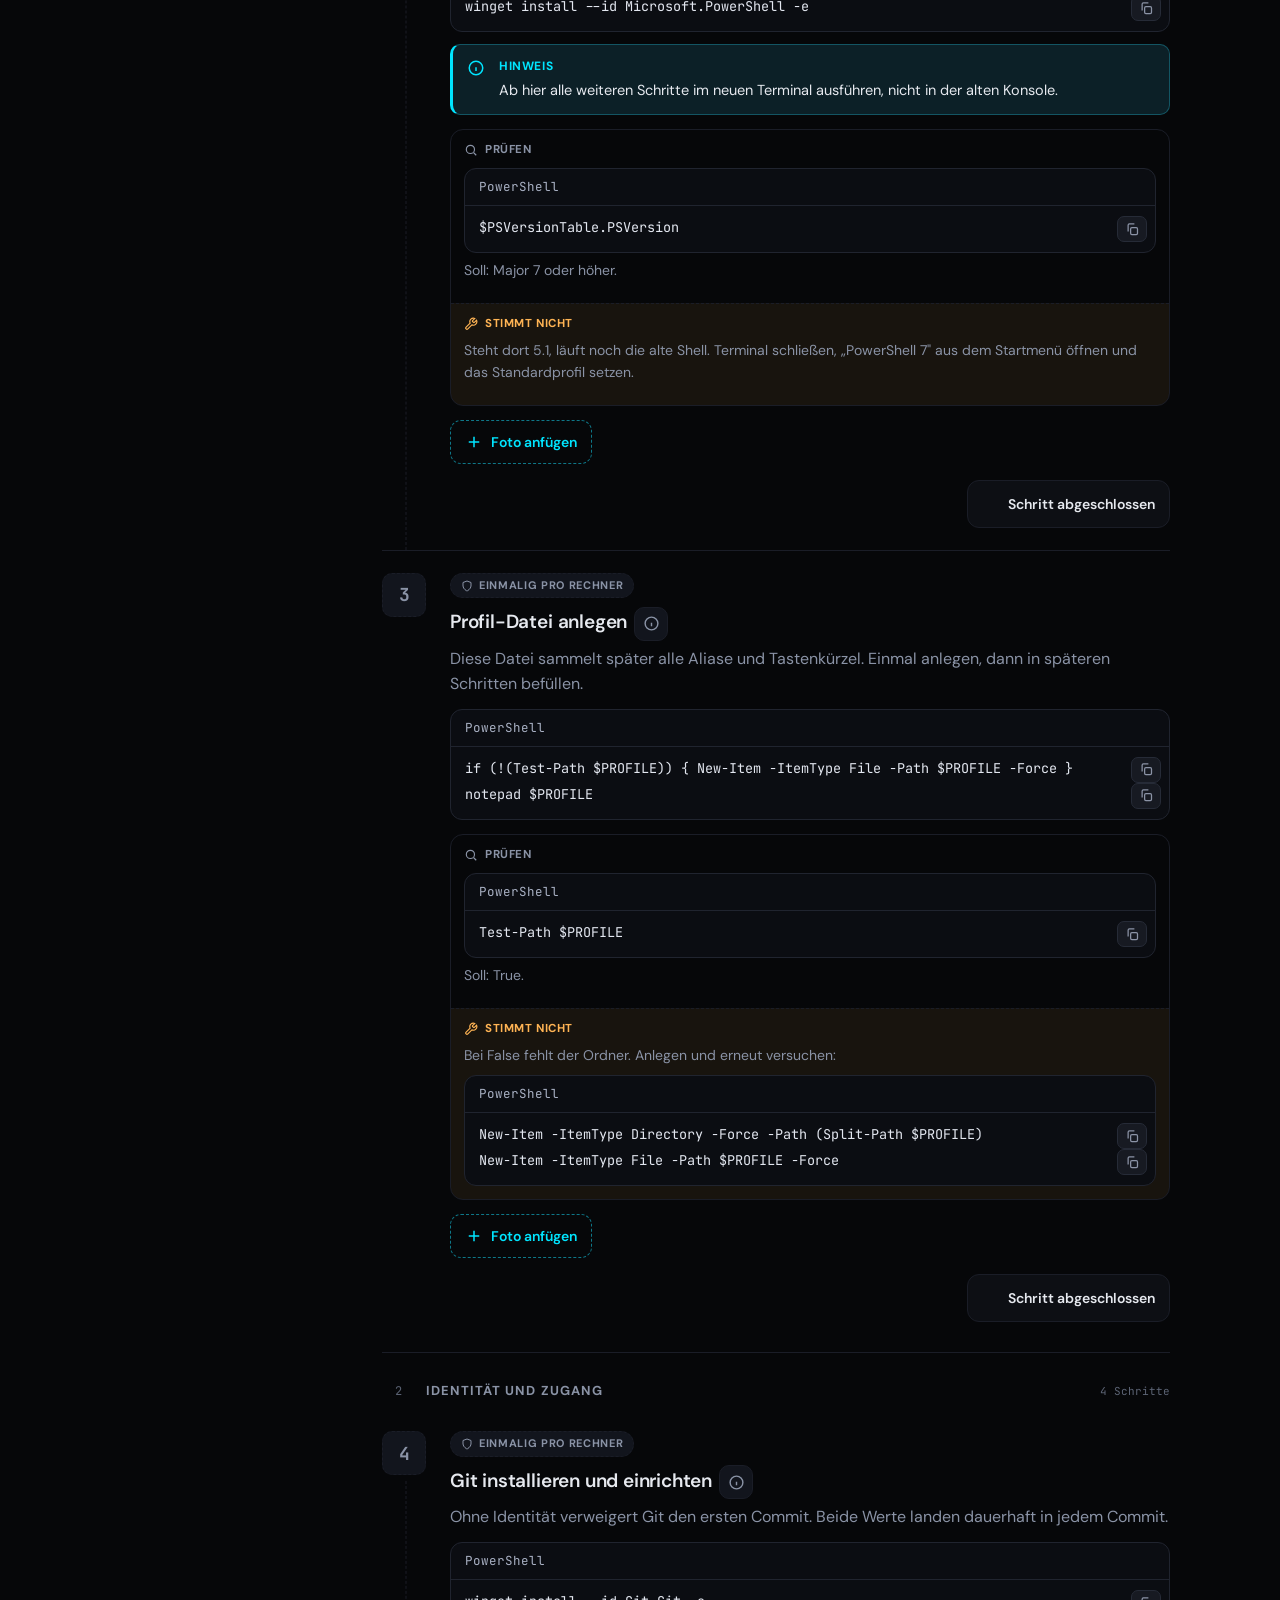
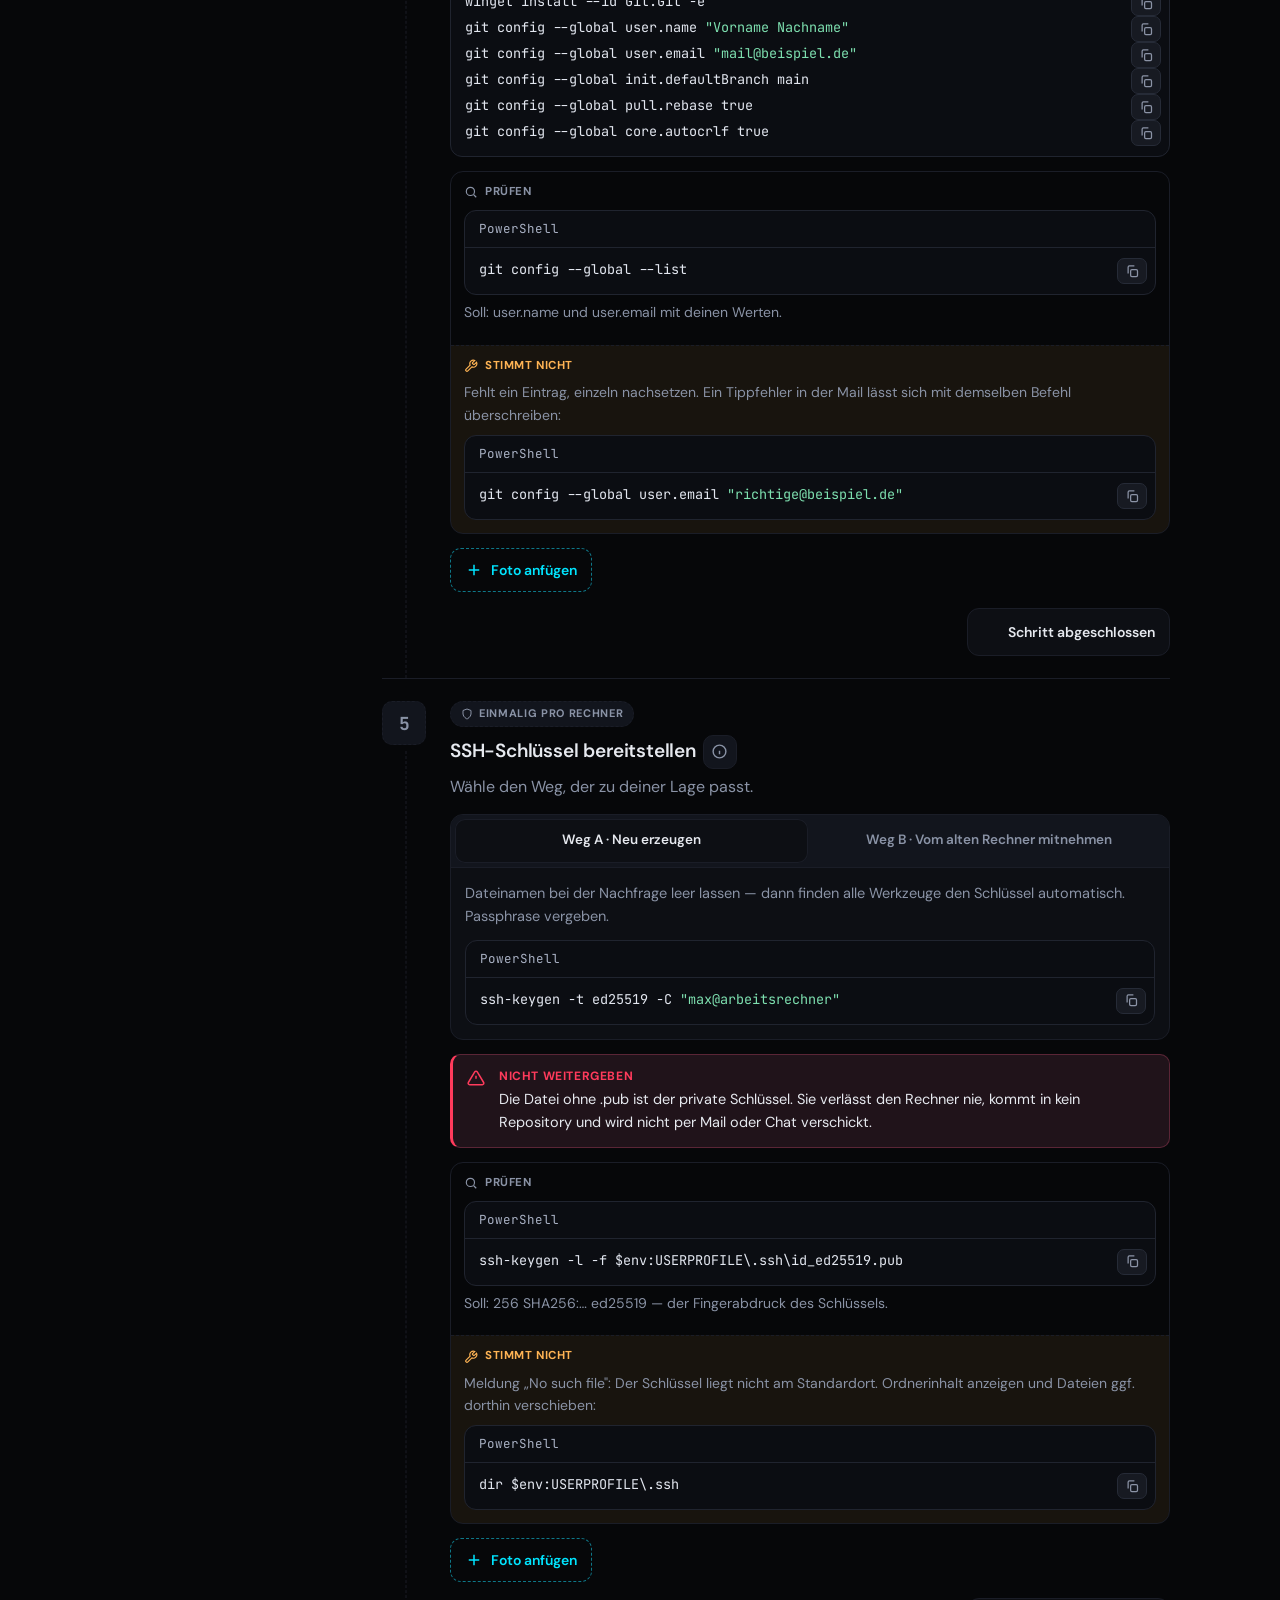
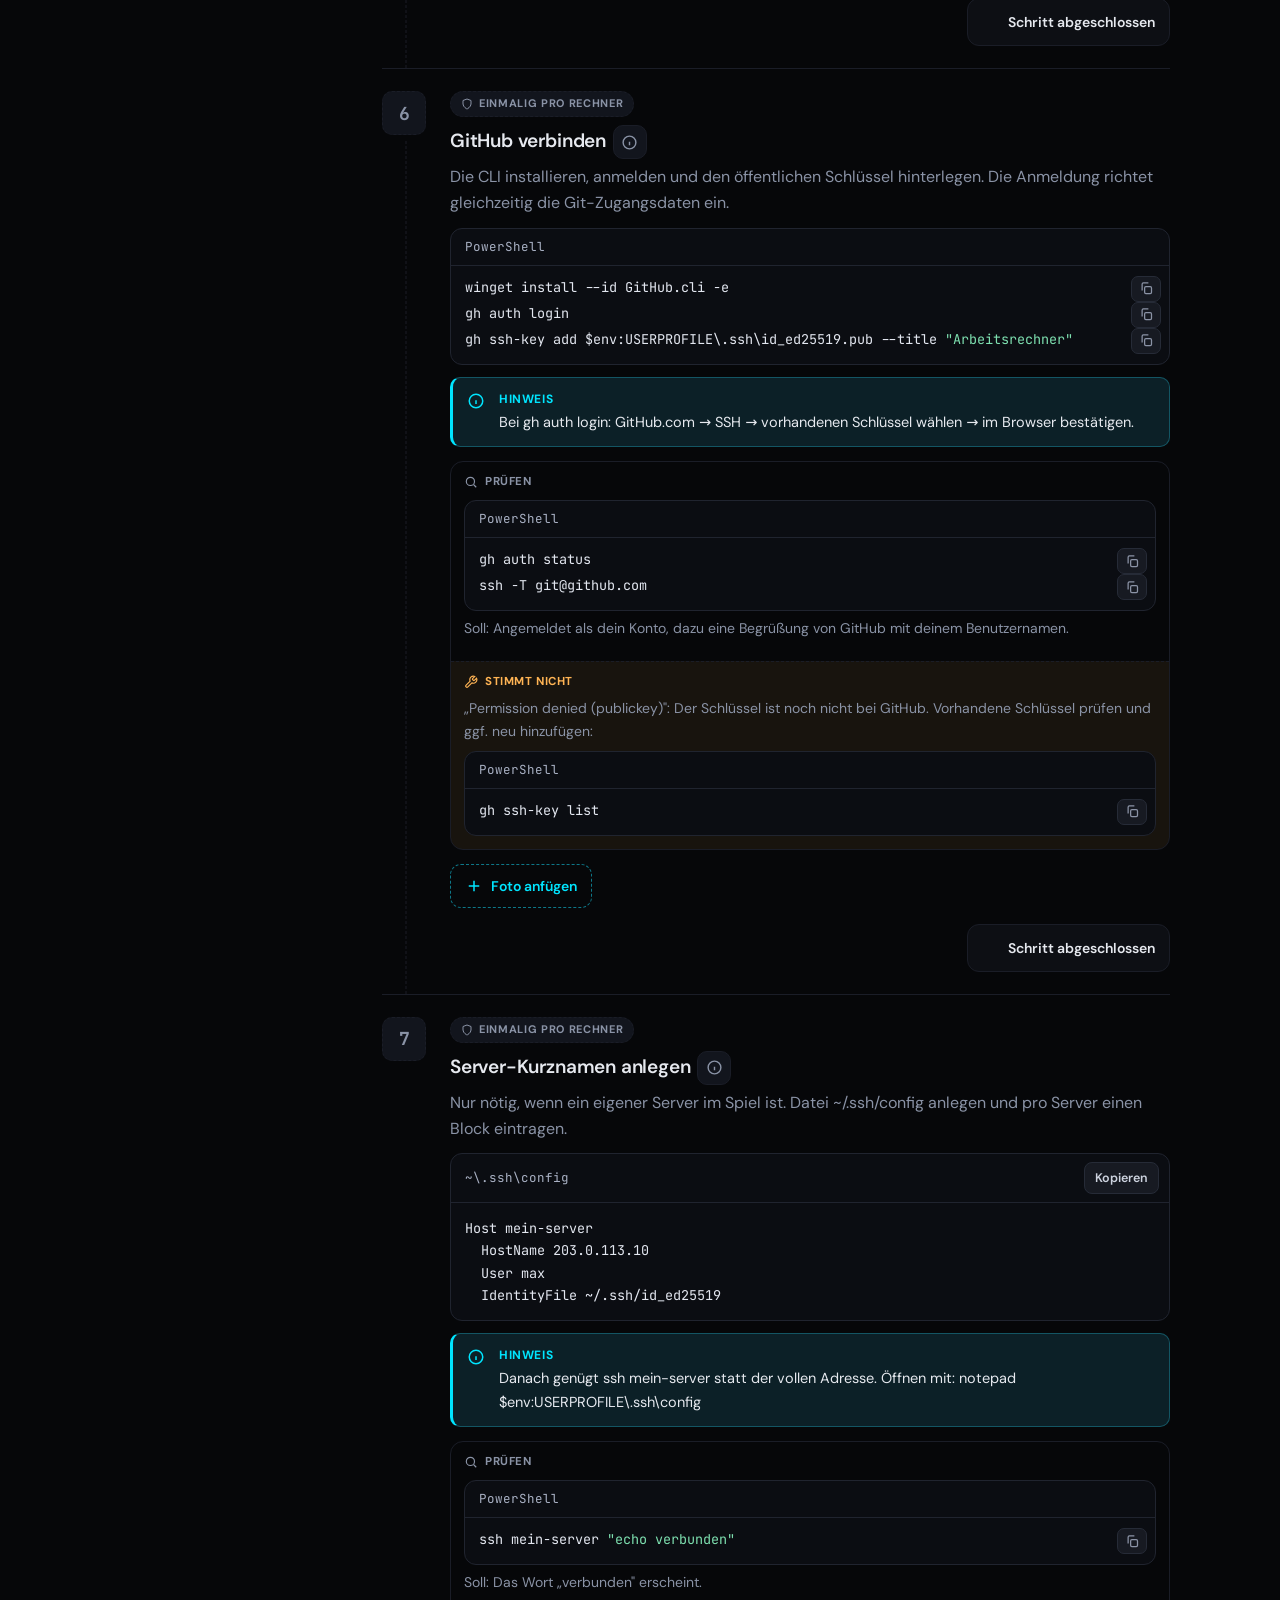
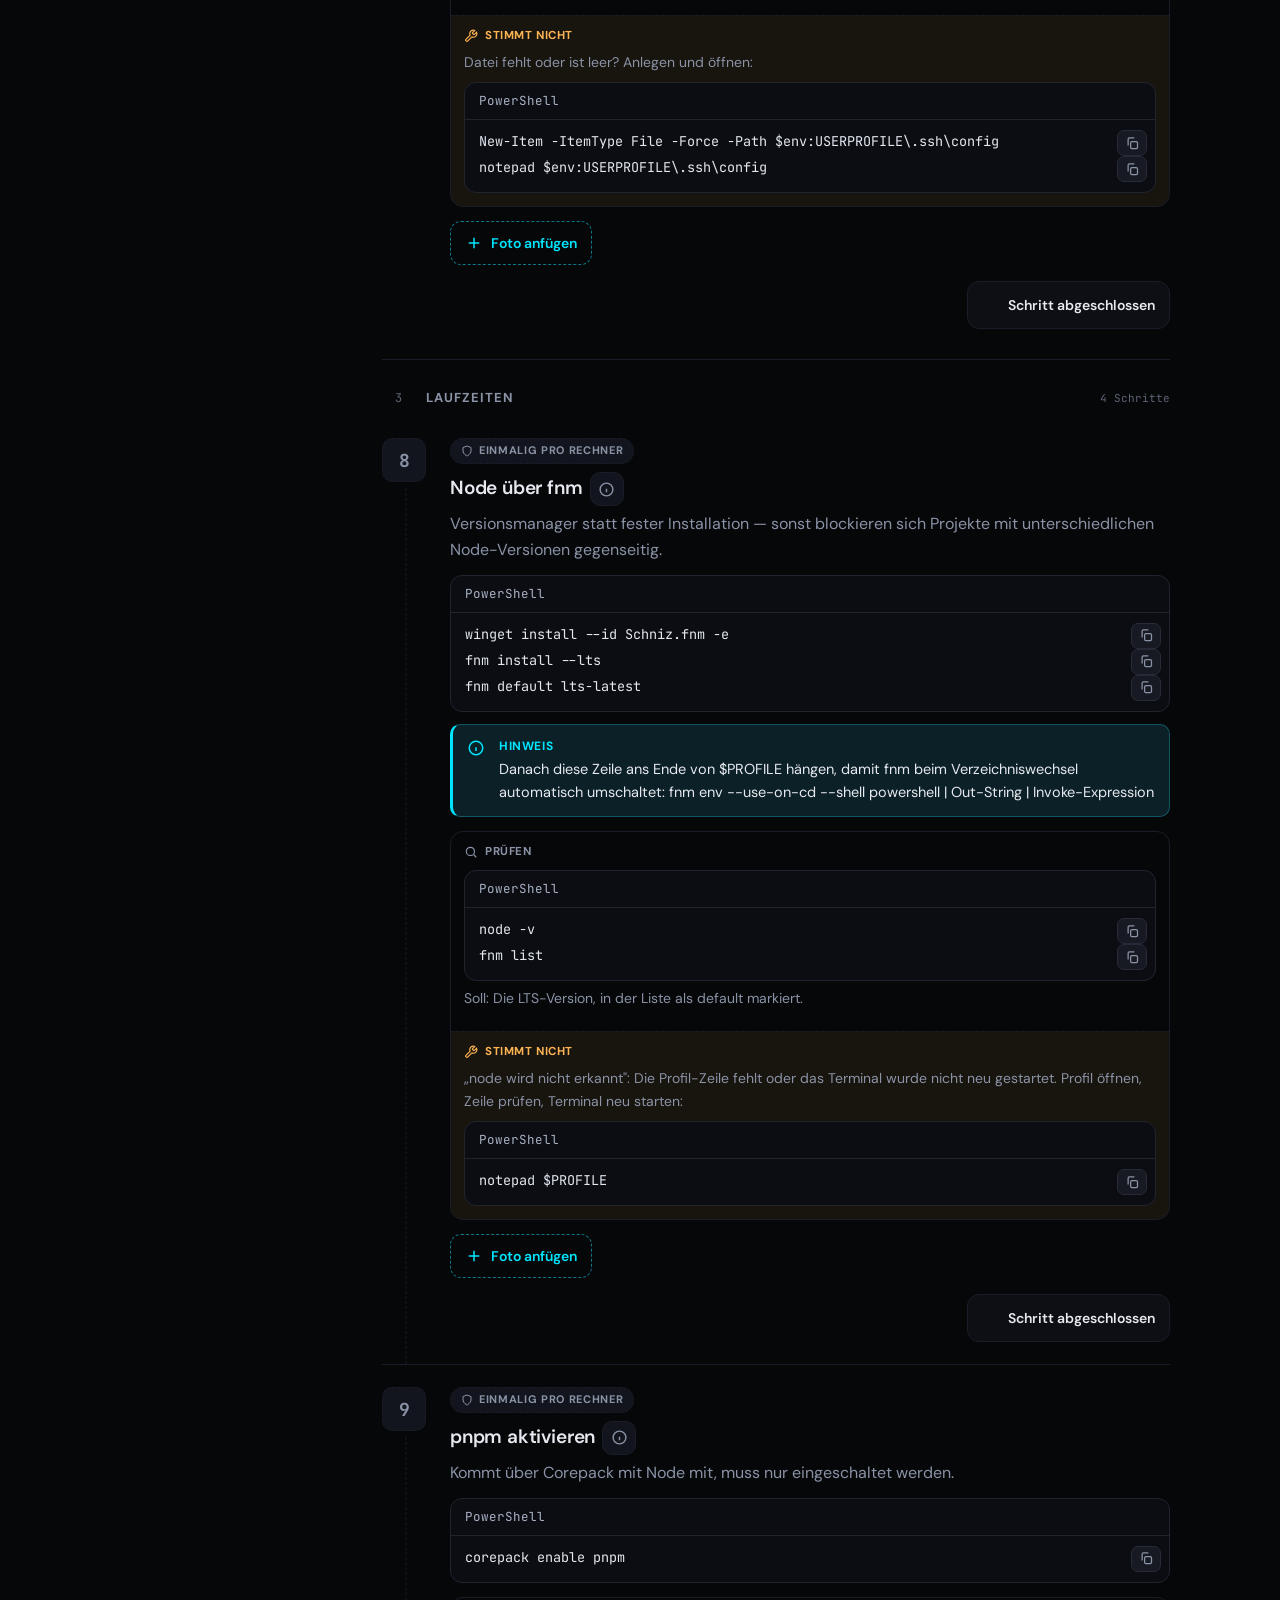
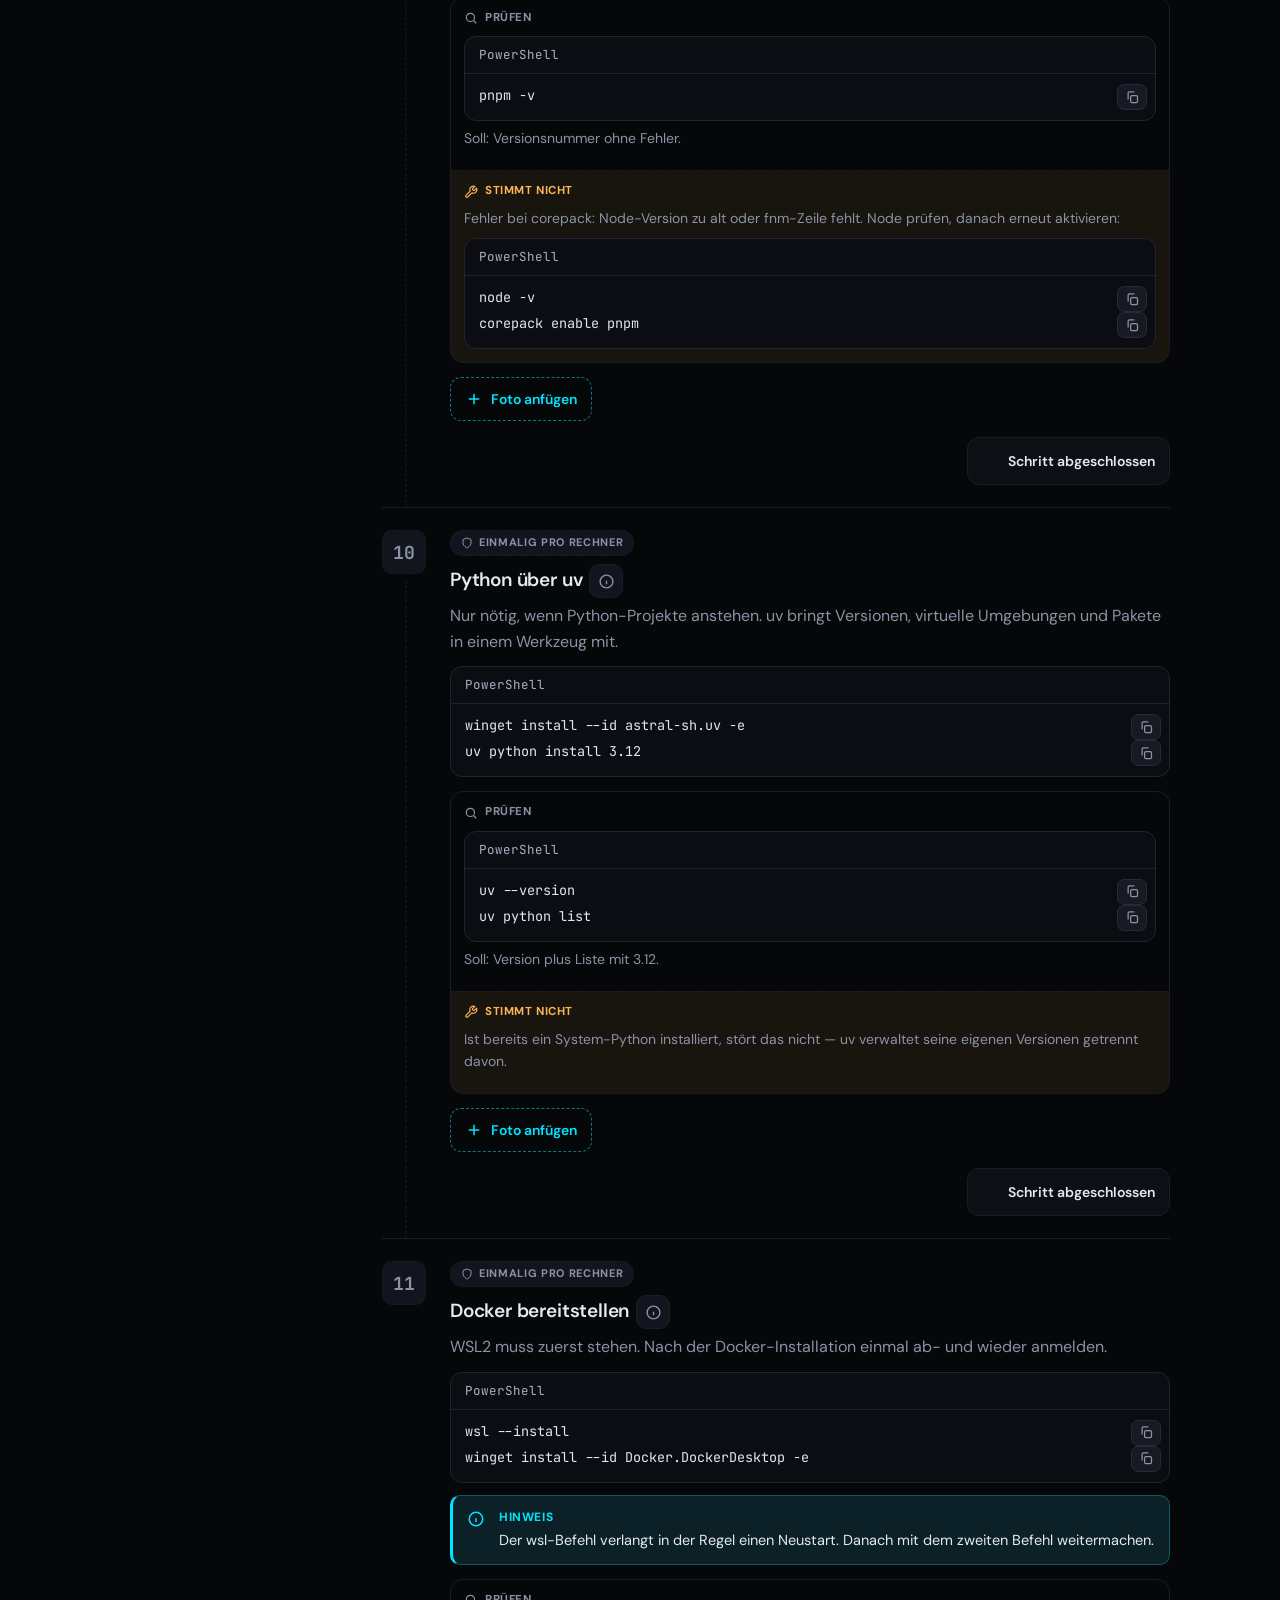
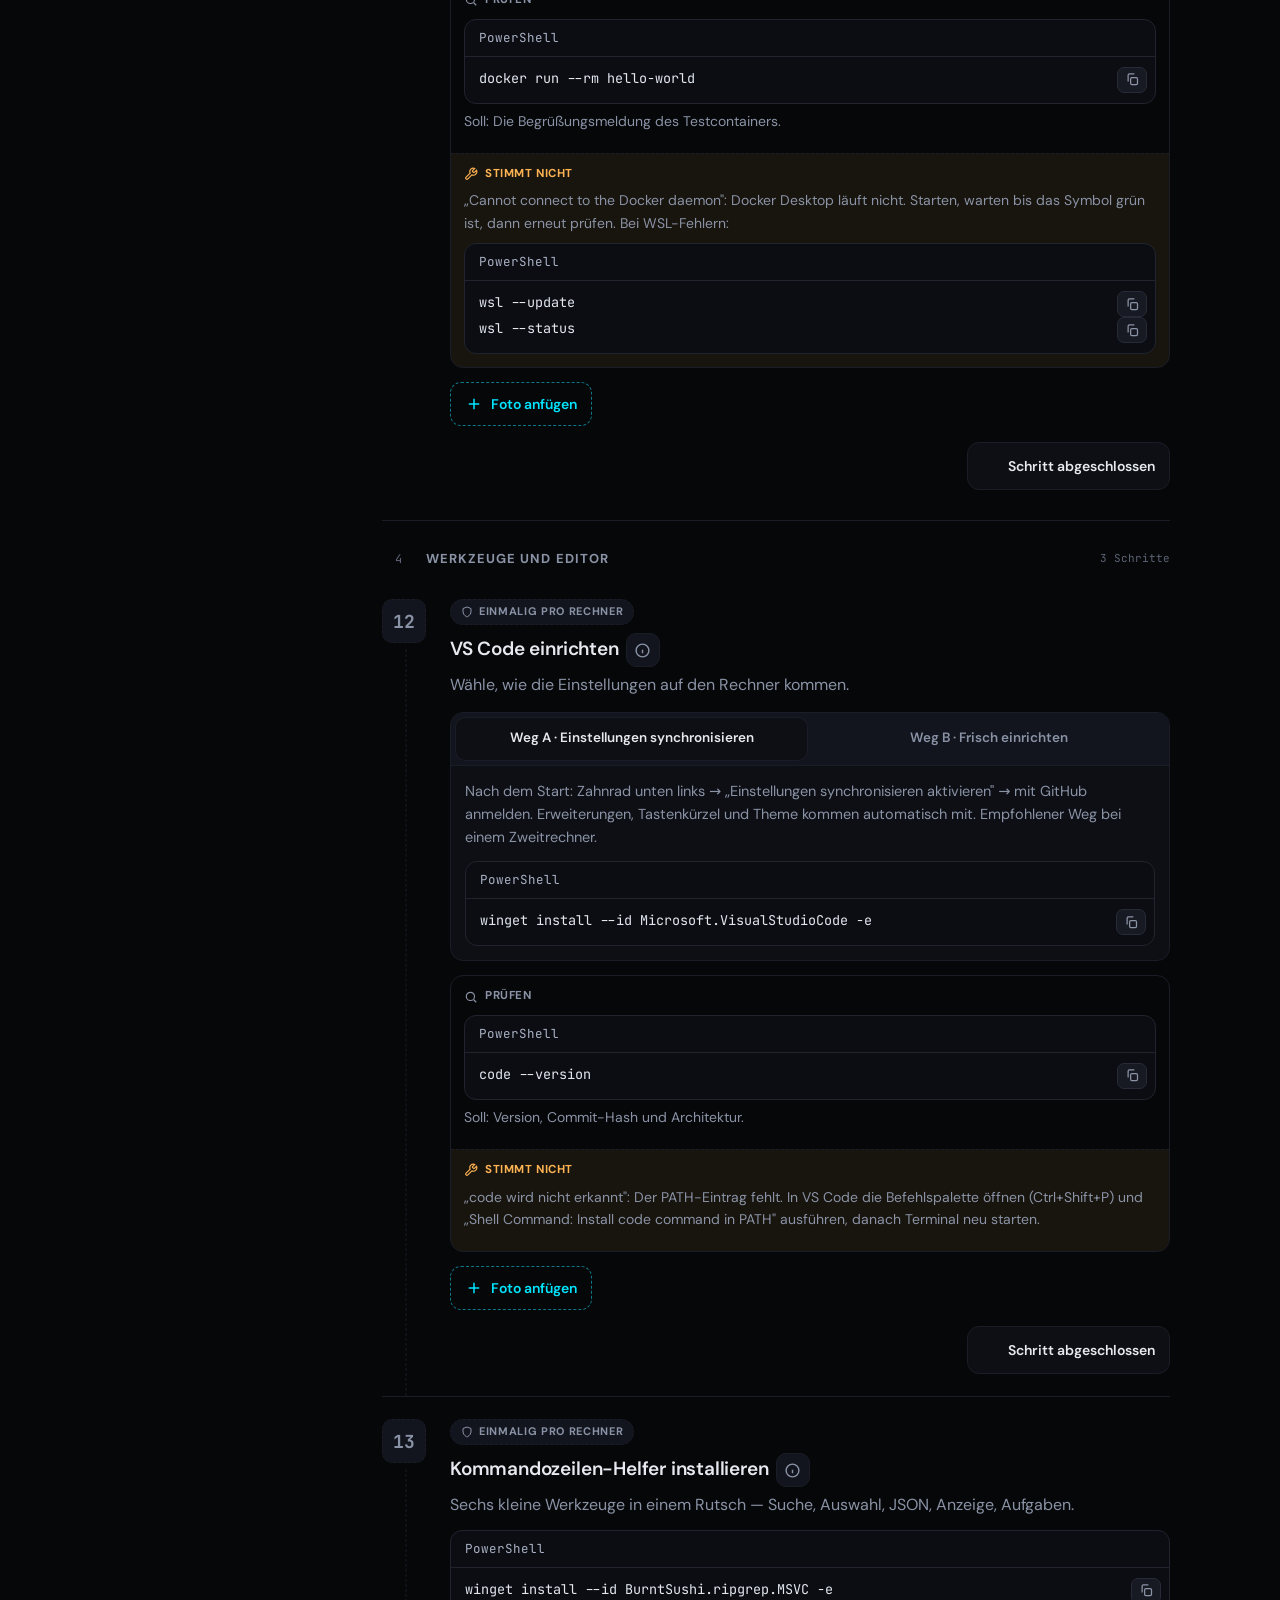
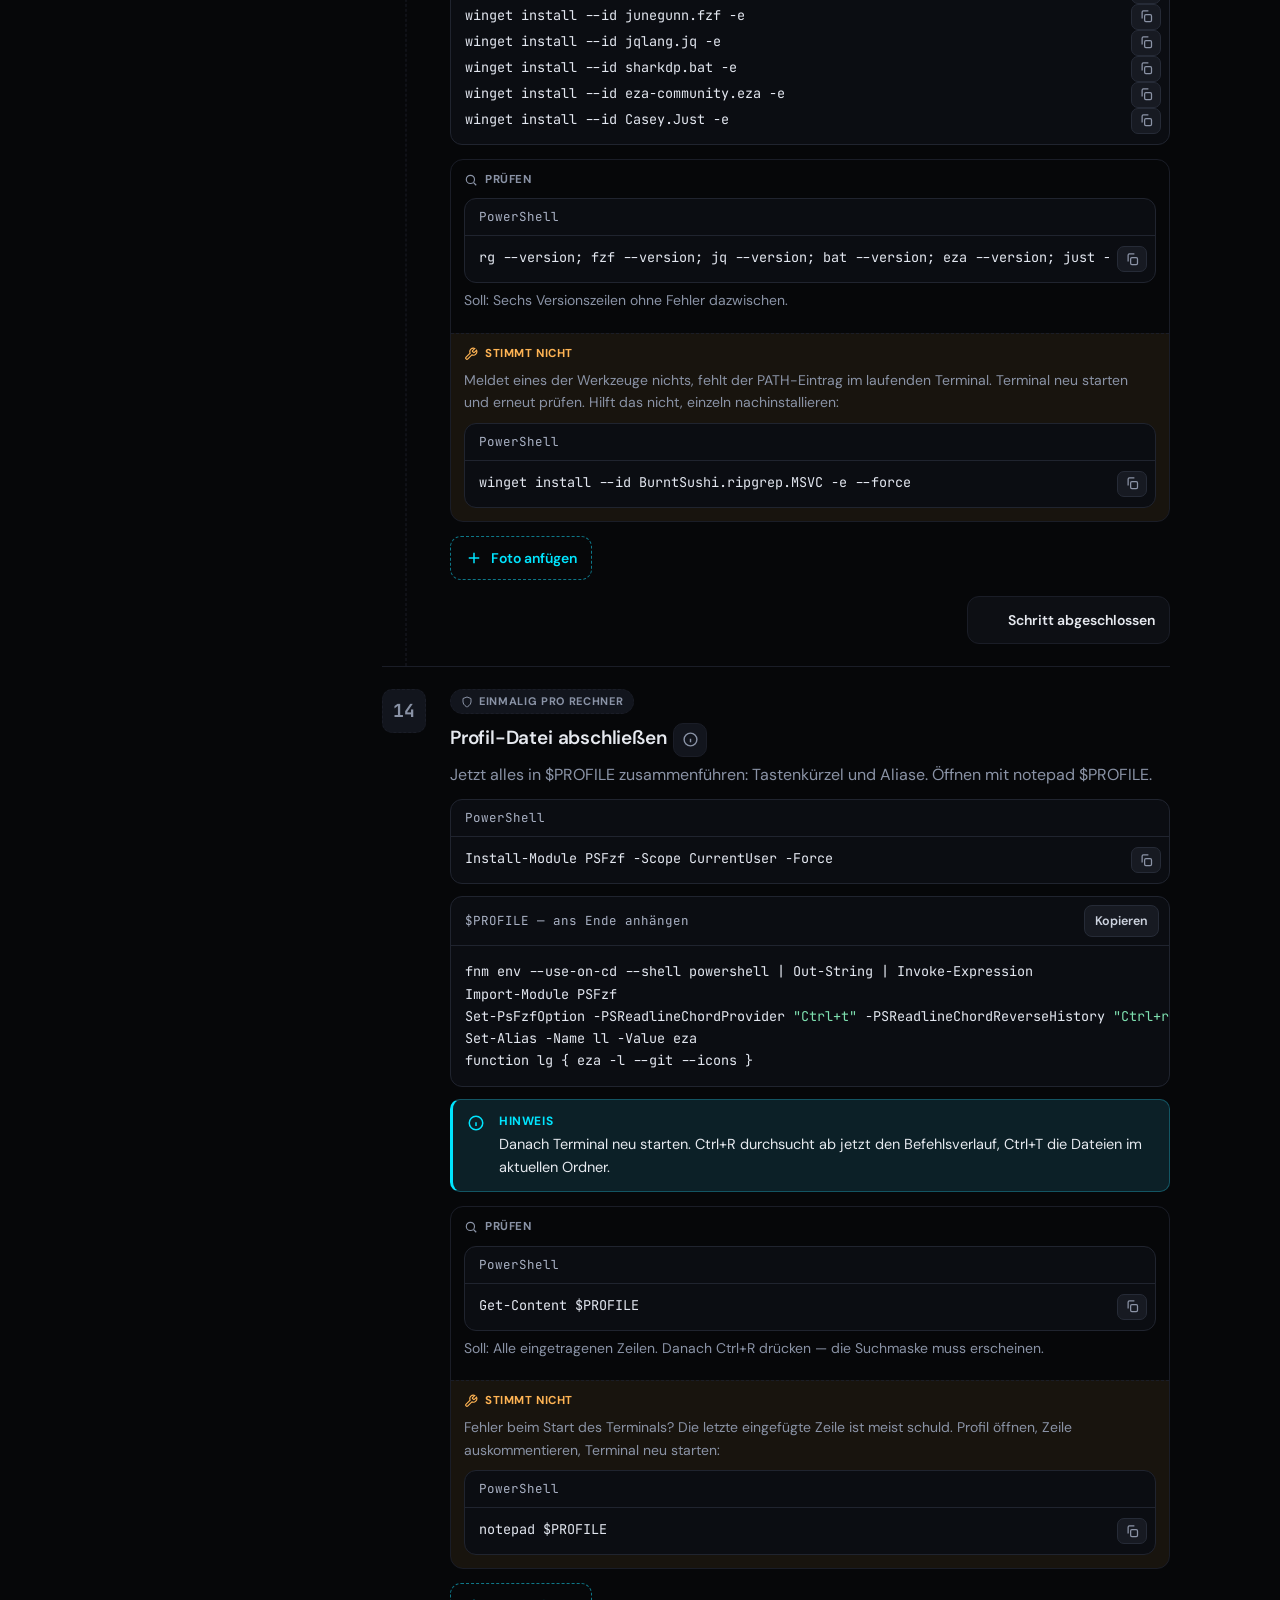
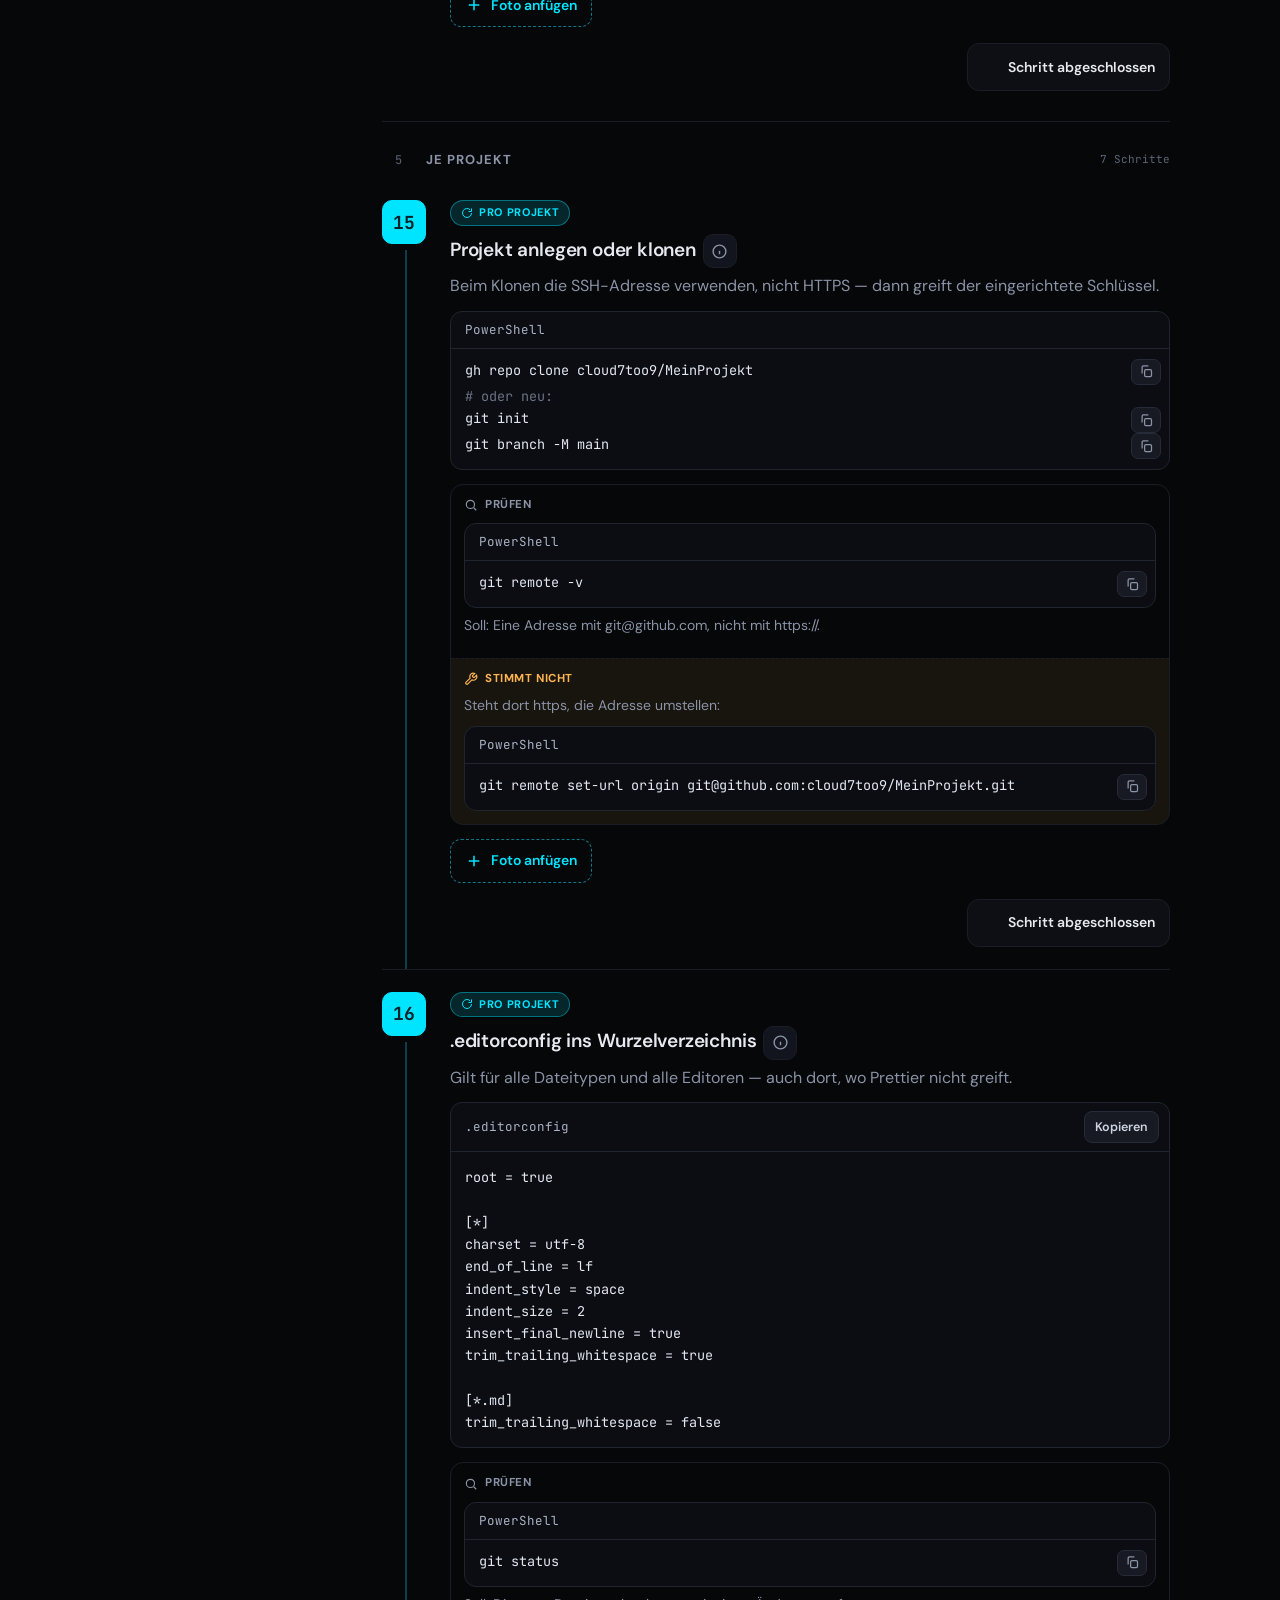
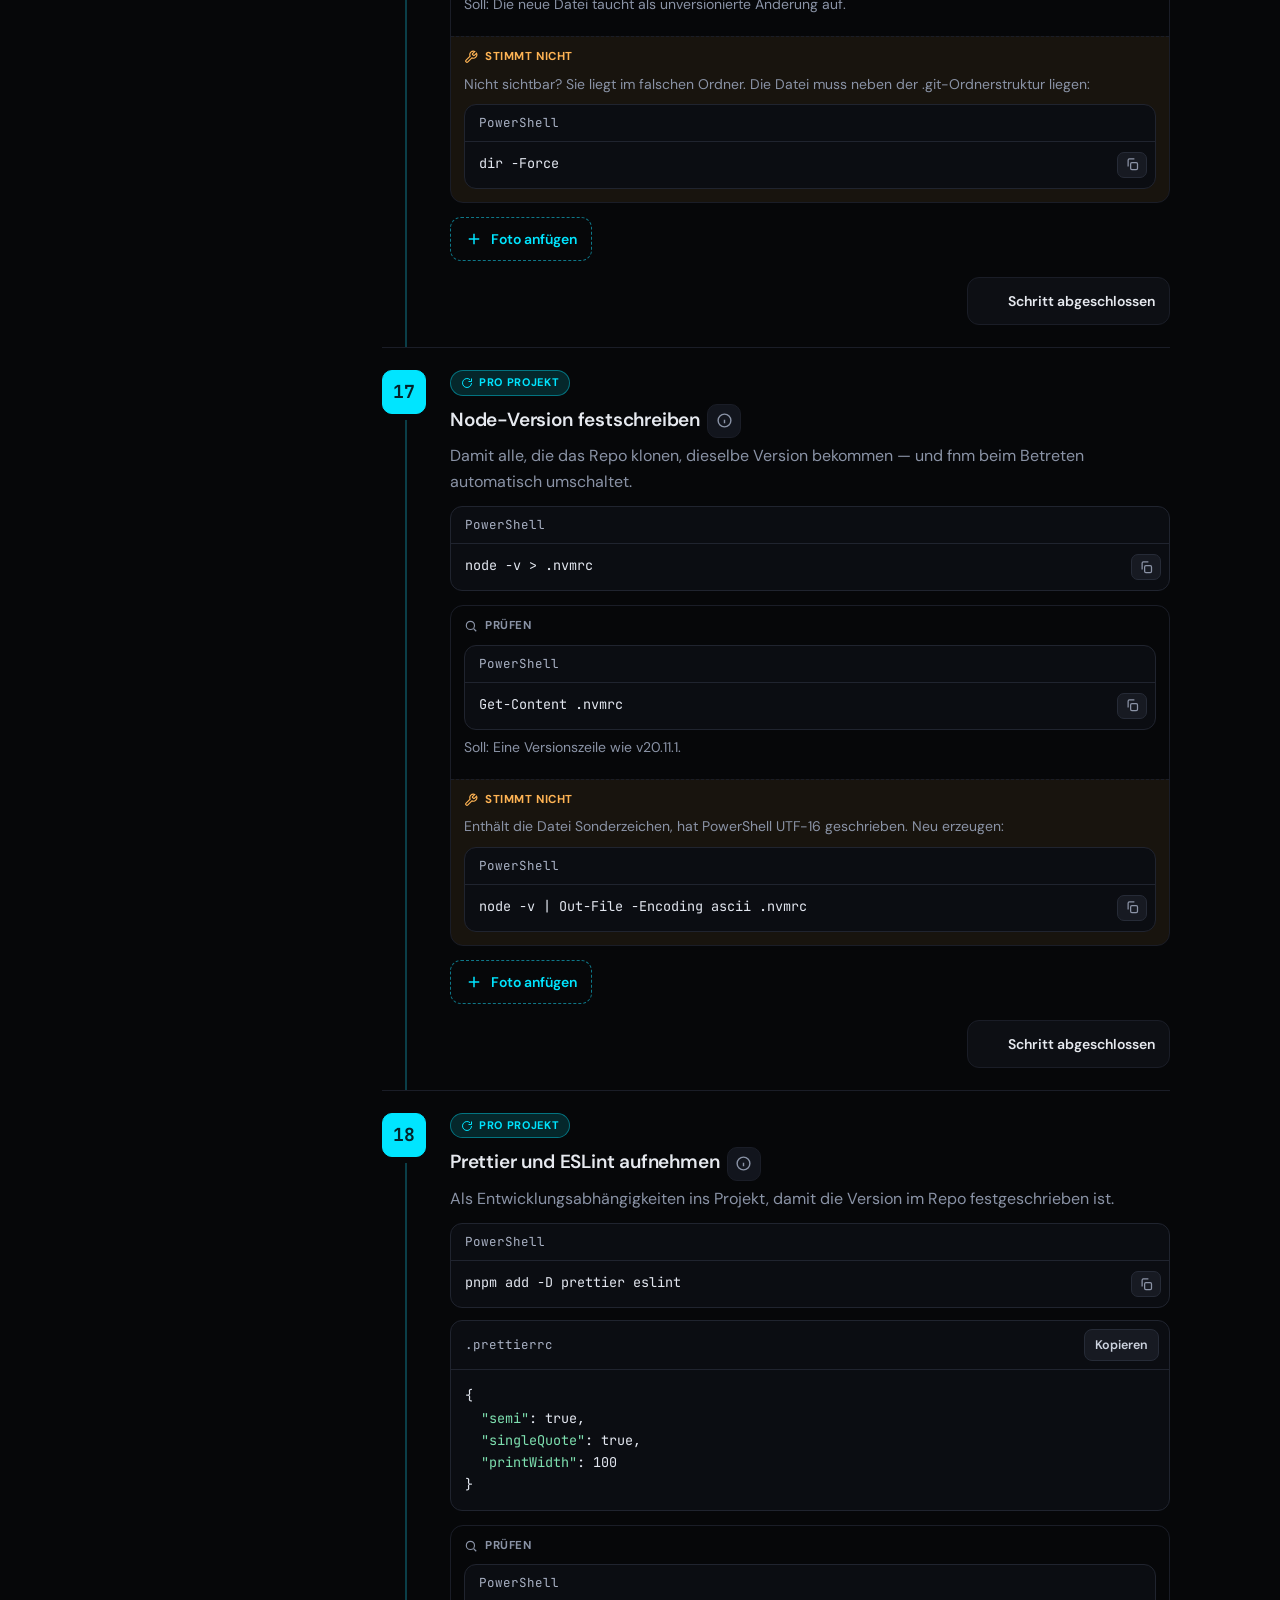
<file: anleitungen/arbeitsplatz-einrichten.html>
<!DOCTYPE html>
<html lang="de" data-theme="dunkel">
<head>
<meta charset="UTF-8">
<meta name="description" content="Von Null bis arbeitsfähig: Paketverwaltung, Terminal, Git und Schlüssel, Laufzeiten, Editor — und was bei jedem neuen Projekt erneut anfällt.">
<meta name="hefter-untertitel" content="Windows · von Null bis arbeitsfähig, danach pro Projekt">
<meta name="hefter-stichworte" content="arbeitsplatz windows powershell winget scoop terminal profil git identitaet ssh schluessel github gh cli node fnm pnpm uv python docker wsl vscode ripgrep fzf just editorconfig prettier eslint nvmrc ci workflow neuer rechner onboarding">
<meta name="hefter-kuerzel" content="AP">
<title>Arbeitsplatz einrichten · Hefter</title>
<!-- KOPF-START · erzeugt von bauen.mjs — nicht von Hand ändern -->
<meta name="viewport" content="width=device-width, initial-scale=1, viewport-fit=cover">
<meta name="theme-color" content="#060709">
<link rel="manifest" href="../manifest.webmanifest">
<link rel="icon" href="../icons/01-ringe.svg" type="image/svg+xml">
<link rel="apple-touch-icon" href="../icons/png/01-ringe-192.png">
<link rel="stylesheet" href="../style.css">
<script>
/* Theme, Ansicht und Leisten-Zustand vor dem ersten Anstrich setzen — sonst
   blitzen helles Design, falsche Ansicht und breite Leiste kurz auf.
   localStorage liest synchron, deshalb geht das hier oben. "laedt" schaltet
   Übergänge bis zum ersten Bild ab; hefter.js nimmt die Klasse wieder weg.
   Wer eine weitere Einstellung ergänzt, die das Layout vor dem ersten
   Anstrich betrifft, ergänzt sie hier — nicht in hefter.js. */

/* Welche Ansicht gilt, entscheidet diese eine Funktion: aus der Wahl des
   Nutzers ("auto" oder eine der drei) wird die Ansicht, die wirklich
   angezeigt wird. Sie steht hier und nicht in hefter.js, weil sie vor dem
   ersten Anstrich laufen muss — hefter.js lädt erst am Dateiende. hefter.js
   ruft dieselbe Funktion beim Ändern des Fensters: eine Regel, eine Stelle. */
window.ansichtBestimmen = function (wahl) {
  /* Die Breite allein verwechselt ein kleines Fenster am Rechner mit einem
     Tablet, deshalb das Zeigegerät. Und die Höhe muss mit: ein quer
     gehaltenes iPhone ist 844px breit und wäre sonst als iPad durchgegangen. */
  var a = (wahl && wahl !== "auto") ? wahl
        : matchMedia("(max-width: 700px), (max-height: 500px)").matches ? "iphone"
        : matchMedia("(pointer: coarse)").matches ? "ipad" : "computer";
  /* Boden unter jeder Wahl: unter 640px bliebe neben der festen Leiste kein
     Inhalt mehr übrig. Wer auf dem Telefon "Computer" wählt, käme sonst an
     die Einstellung nicht mehr heran, mit der er es zurücknimmt. Gespeichert
     bleibt die Wahl — sie greift wieder, sobald das Fenster breit genug ist. */
  return (a !== "iphone" && matchMedia("(max-width: 640px)").matches) ? "iphone" : a;
};

var d = document.documentElement;
d.classList.add("laedt");
/* Erst ohne Speicher bestimmen, dann der Blick hinein: wirft localStorage
   (privater Modus), steht trotzdem eine Ansicht am <html>. Ohne sie griffe
   keine der drei und das Telefon bekäme die Computer-Darstellung. */
d.dataset.ansicht = ansichtBestimmen();
try {
  d.dataset.theme = localStorage.getItem("hefter:theme") || "dunkel";
  d.dataset.ansicht = ansichtBestimmen(localStorage.getItem("hefter:ansicht"));
  var a = d.dataset.ansicht;
  /* Auf dem iPhone gibt es den Schmal-Zustand nicht, auf dem iPad ist die
     Kürzelspalte die Vorgabe — eine ausdrückliche Wahl sticht beides. Weil
     die Klasse hier gar nicht erst gesetzt wird, wo es sie nicht gibt,
     braucht die iPhone-Ansicht in style.css kein !important dagegen. */
  var leiste = JSON.parse(localStorage.getItem("hefter:leiste") || "{}");
  if (a !== "iphone" && (leiste.schmal ?? a === "ipad")) d.classList.add("schmal");
  /* Abgeschaltete Bausteine je Ansicht. Gehört ebenfalls vor den ersten
     Anstrich: sonst blitzen Fotozonen und Kästen auf und verschwinden wieder.
     Nebenbei greift die Einstellung damit auch, wenn hefter.js gar nicht lädt. */
  var aus = JSON.parse(localStorage.getItem("hefter:anzeige") || "{}")[a] || [];
  for (var i = 0; i < aus.length; i++) d.classList.add("ohne-" + aus[i]);
} catch {}
</script>
</head>
<body data-seite="arbeitsplatz-einrichten" data-basis="../">

<div class="schleier" data-schleier></div>

<nav class="leiste" aria-label="Register">
  <div class="l-kopf">
    <a class="l-marke" href="../index.html">
      <span class="logo"><img data-appicon src="../icons/01-ringe.svg" alt=""></span>
      <span class="wortmarke"><b>Hefter</b><small>Register</small></span>
    </a>
    <button class="klapp" data-klapp aria-label="Leiste einklappen" title="Strg+B">
      <svg viewBox="0 0 24 24" fill="none" stroke="currentColor" stroke-width="2.4" stroke-linecap="round" stroke-linejoin="round"><polyline points="15 18 9 12 15 6"/></svg>
    </button>
  </div>

  <div class="l-suche">
    <input id="leisteSuche" type="search" placeholder="Seite suchen" autocomplete="off" aria-label="Seite suchen">
    <button class="lupe" data-lupe aria-label="Suchen">
      <svg viewBox="0 0 24 24" fill="none" stroke="currentColor" stroke-width="2"><circle cx="11" cy="11" r="7"/><path d="M21 21l-4.3-4.3"/></svg>
    </button>
  </div>

  <div class="l-register" id="leisteRegister"></div>
  <p class="l-leer" id="leisteLeer">Keine Seite gefunden.</p>

  <div class="l-fuss">
    <a class="f-btn" href="../zoom.html">
      <span class="kuerzel" aria-hidden="true">
        <svg viewBox="0 0 24 24" fill="none" stroke="currentColor" stroke-width="2"><rect x="3" y="3" width="18" height="18" rx="3"/><rect x="8.5" y="8.5" width="7" height="7" rx="1.5"/></svg>
      </span>
      <span class="f-text">Zoom</span>
      <span class="blase">Zoom</span>
    </a>
    <a class="f-btn" href="../einstellungen.html">
      <span class="kuerzel" aria-hidden="true">
        <svg viewBox="0 0 24 24" fill="none" stroke="currentColor" stroke-width="2"><circle cx="12" cy="12" r="3"/><path d="M19.4 15a1.7 1.7 0 0 0 .34 1.87l.06.06a2 2 0 1 1-2.83 2.83l-.06-.06a1.7 1.7 0 0 0-1.87-.34 1.7 1.7 0 0 0-1.03 1.56V21a2 2 0 1 1-4 0v-.09a1.7 1.7 0 0 0-1.03-1.56 1.7 1.7 0 0 0-1.87.34l-.06.06a2 2 0 1 1-2.83-2.83l.06-.06A1.7 1.7 0 0 0 4.6 15a1.7 1.7 0 0 0-1.56-1.03H3a2 2 0 1 1 0-4h.09A1.7 1.7 0 0 0 4.6 8.94a1.7 1.7 0 0 0-.34-1.87l-.06-.06a2 2 0 1 1 2.83-2.83l.06.06a1.7 1.7 0 0 0 1.87.34H9a1.7 1.7 0 0 0 1.03-1.56V3a2 2 0 1 1 4 0v.09c0 .68.4 1.3 1.03 1.56a1.7 1.7 0 0 0 1.87-.34l.06-.06a2 2 0 1 1 2.83 2.83l-.06.06a1.7 1.7 0 0 0-.34 1.87V9c.26.63.88 1.03 1.56 1.03H21a2 2 0 1 1 0 4h-.09A1.7 1.7 0 0 0 19.4 15z"/></svg>
      </span>
      <span class="f-text">Einstellungen</span>
      <span class="blase">Einstellungen</span>
    </a>
  </div>
</nav>

<div class="inhalt">

<header class="i-kopf">
  <button class="brenner" data-brenner aria-label="Register öffnen" aria-expanded="false">
    <svg viewBox="0 0 24 24" fill="none" stroke="currentColor" stroke-width="2" stroke-linecap="round"><path d="M3 6h18M3 12h18M3 18h18"/></svg>
  </button>
  <span class="krumen" data-krumen></span>
  <button class="iconbtn" data-themebtn aria-label="Design wechseln — aktuell Dunkel">
    <svg viewBox="0 0 24 24" fill="none" stroke="currentColor" stroke-width="2"><path d="M21 12.8A9 9 0 1 1 11.2 3 7 7 0 0 0 21 12.8z"/></svg>
    <span class="lbl">Dunkel</span>
  </button>
</header>

<div class="wrap">
<!-- KOPF-ENDE -->

  <header class="guide-head">
    <span class="chip">Arbeitsplatz</span>
    <h1>Arbeitsplatz einrichten</h1>
    <div class="meta">
      <span>⏱ <b>ca. 90 Min</b></span>
      <span>Aktualisiert <b>13.08.2026</b></span>
      <span>Windows <span class="mono">PowerShell 7</span></span>
    </div>
    <p class="lead">Von Null bis arbeitsfähig. Die ersten 14 Schritte gelten einmal pro Rechner und bauen aufeinander auf — die Reihenfolge ist keine Empfehlung. Die letzten 7 fallen bei jedem neuen Projekt erneut an.</p>

    <div class="schrittstand">
      <span class="fs-zahl" data-fs-zahl>0 / 21</span>
      <span class="balken"><i data-fs-balken></i></span>
      <button class="fs-reset" type="button" data-fs-reset>zurücksetzen</button>
    </div>

    <div class="callout info">
      <span class="ico"><svg viewBox="0 0 24 24" fill="none" stroke="currentColor" stroke-width="2"><circle cx="12" cy="12" r="9"/><path d="M12 16v-5M12 8h.01"/></svg></span>
      <div><div class="label">Das ⓘ führt weiter</div><div class="txt">Neben jeder Schritt-Überschrift steht ein Info-Symbol. Es springt in die passende Karte im <a href="../nachschlagen/werkzeugkasten.html">Werkzeugkasten</a> — dort steht, wozu das Werkzeug gut ist und was es sonst noch kann. Hier steht nur, was jetzt zu tun ist.</div></div>
    </div>

    <div class="stufenfilter" role="group" aria-label="Schritte filtern">
      <button data-filter="alle" class="aktiv">Alle Schritte</button>
      <button data-filter="wiederkehrend">Nur pro Projekt</button>
    </div>
    <p class="stufen-hinweis">Der Aufbau des Rechners ist ausgeblendet — sichtbar bleibt, was bei jedem neuen Projekt erneut anfällt.</p>
  </header>

  <main>

    <div class="abschnitt einmalig">
      <span class="abschnitt-nr">1</span>
      <h2>Grundgerüst</h2>
      <span class="abschnitt-anz">3 Schritte</span>
    </div>

    <!-- Schritt 1 -->
    <section class="step einmalig" data-schritt="s01">
      <div class="rail"><button class="step-num" type="button" aria-pressed="false" aria-label="Schritt 1">1</button></div>
      <div class="step-body">
        <span class="stufe"><svg viewBox="0 0 24 24" fill="none" stroke="currentColor" stroke-width="2"><path d="M12 22s8-4 8-10V5l-8-3-8 3v7c0 6 8 10 8 10z"/></svg> Einmalig pro Rechner</span>
        <h2>Paketverwaltung bereitstellen<a class="infolink" href="../nachschlagen/werkzeugkasten.html#wz-winget" aria-label="Nachschlagen: winget &amp; Scoop" title="Nachschlagen: winget &amp; Scoop"><svg viewBox="0 0 24 24" fill="none" stroke="currentColor" stroke-width="2"><circle cx="12" cy="12" r="9"/><path d="M12 16v-5M12 8h.01"/></svg></a></h2>
        <p>winget kommt mit Windows 11. Fehlt es, über den Microsoft Store „App Installer&quot; nachinstallieren.</p>
        <div class="codebox">
          <div class="codebox-head"><span class="fname">PowerShell</span><span class="spacer"></span><button class="copybtn">Kopieren</button></div>
          <pre>winget --version
winget upgrade --all</pre>
        </div>
        <div class="pruefblock">
          <div class="pruefung">
            <div class="pr-kopf"><svg viewBox="0 0 24 24" fill="none" stroke="currentColor" stroke-width="2"><circle cx="11" cy="11" r="7"/><path d="M21 21l-4.3-4.3"/></svg> Prüfen</div>
            <div class="codebox">
              <div class="codebox-head"><span class="fname">PowerShell</span><span class="spacer"></span><button class="copybtn">Kopieren</button></div>
              <pre>winget --version</pre>
            </div>
            <p class="pr-soll">Soll: Eine Versionsnummer, z. B. v1.8.x.</p>
          </div>
          <div class="reparatur">
            <div class="pr-kopf"><svg viewBox="0 0 24 24" fill="none" stroke="currentColor" stroke-width="2"><path d="M14.7 6.3a1 1 0 0 0 0 1.4l1.6 1.6a1 1 0 0 0 1.4 0l3.77-3.77a6 6 0 0 1-7.94 7.94l-6.91 6.91a2.12 2.12 0 0 1-3-3l6.91-6.91a6 6 0 0 1 7.94-7.94l-3.76 3.76z"/></svg> Stimmt nicht</div>
            <p class="pr-soll">Kein Befehl gefunden: Store öffnen, „App Installer&quot; installieren, Terminal neu starten. Danach Scoop als Ergänzung für Werkzeuge ohne Adminrechte:</p>
            <div class="codebox">
              <div class="codebox-head"><span class="fname">PowerShell</span><span class="spacer"></span><button class="copybtn">Kopieren</button></div>
              <pre>Set-ExecutionPolicy -ExecutionPolicy RemoteSigned -Scope CurrentUser
Invoke-RestMethod -Uri https://get.scoop.sh | Invoke-Expression</pre>
            </div>
          </div>
        </div>
        <div class="fotozone">
          <div class="fotos"></div>
          <button class="addfoto"><svg viewBox="0 0 24 24" fill="none" stroke="currentColor" stroke-width="2"><path d="M12 5v14M5 12h14"/></svg> Foto anfügen</button>
        </div>
      </div>
    </section>

    <!-- Schritt 2 -->
    <section class="step einmalig" data-schritt="s02">
      <div class="rail"><button class="step-num" type="button" aria-pressed="false" aria-label="Schritt 2">2</button></div>
      <div class="step-body">
        <span class="stufe"><svg viewBox="0 0 24 24" fill="none" stroke="currentColor" stroke-width="2"><path d="M12 22s8-4 8-10V5l-8-3-8 3v7c0 6 8 10 8 10z"/></svg> Einmalig pro Rechner</span>
        <h2>Terminal und PowerShell 7<a class="infolink" href="../nachschlagen/werkzeugkasten.html#wz-terminal" aria-label="Nachschlagen: Windows Terminal + PowerShell 7" title="Nachschlagen: Windows Terminal + PowerShell 7"><svg viewBox="0 0 24 24" fill="none" stroke="currentColor" stroke-width="2"><circle cx="12" cy="12" r="9"/><path d="M12 16v-5M12 8h.01"/></svg></a></h2>
        <p>Beides installieren, danach im Terminal unter Einstellungen → Standardprofil auf „PowerShell&quot; umstellen (nicht „Windows PowerShell&quot;).</p>
        <div class="codebox">
          <div class="codebox-head"><span class="fname">PowerShell</span><span class="spacer"></span><button class="copybtn">Kopieren</button></div>
          <pre>winget install --id Microsoft.WindowsTerminal -e
winget install --id Microsoft.PowerShell -e</pre>
        </div>
        <div class="callout info">
          <span class="ico"><svg viewBox="0 0 24 24" fill="none" stroke="currentColor" stroke-width="2"><circle cx="12" cy="12" r="9"/><path d="M12 16v-5M12 8h.01"/></svg></span>
          <div><div class="label">Hinweis</div><div class="txt">Ab hier alle weiteren Schritte im neuen Terminal ausführen, nicht in der alten Konsole.</div></div>
        </div>
        <div class="pruefblock">
          <div class="pruefung">
            <div class="pr-kopf"><svg viewBox="0 0 24 24" fill="none" stroke="currentColor" stroke-width="2"><circle cx="11" cy="11" r="7"/><path d="M21 21l-4.3-4.3"/></svg> Prüfen</div>
            <div class="codebox">
              <div class="codebox-head"><span class="fname">PowerShell</span><span class="spacer"></span><button class="copybtn">Kopieren</button></div>
              <pre>$PSVersionTable.PSVersion</pre>
            </div>
            <p class="pr-soll">Soll: Major 7 oder höher.</p>
          </div>
          <div class="reparatur">
            <div class="pr-kopf"><svg viewBox="0 0 24 24" fill="none" stroke="currentColor" stroke-width="2"><path d="M14.7 6.3a1 1 0 0 0 0 1.4l1.6 1.6a1 1 0 0 0 1.4 0l3.77-3.77a6 6 0 0 1-7.94 7.94l-6.91 6.91a2.12 2.12 0 0 1-3-3l6.91-6.91a6 6 0 0 1 7.94-7.94l-3.76 3.76z"/></svg> Stimmt nicht</div>
            <p class="pr-soll">Steht dort 5.1, läuft noch die alte Shell. Terminal schließen, „PowerShell 7&quot; aus dem Startmenü öffnen und das Standardprofil setzen.</p>

          </div>
        </div>
        <div class="fotozone">
          <div class="fotos"></div>
          <button class="addfoto"><svg viewBox="0 0 24 24" fill="none" stroke="currentColor" stroke-width="2"><path d="M12 5v14M5 12h14"/></svg> Foto anfügen</button>
        </div>
      </div>
    </section>

    <!-- Schritt 3 -->
    <section class="step einmalig stufenwechsel" data-schritt="s03">
      <div class="rail"><button class="step-num" type="button" aria-pressed="false" aria-label="Schritt 3">3</button></div>
      <div class="step-body">
        <span class="stufe"><svg viewBox="0 0 24 24" fill="none" stroke="currentColor" stroke-width="2"><path d="M12 22s8-4 8-10V5l-8-3-8 3v7c0 6 8 10 8 10z"/></svg> Einmalig pro Rechner</span>
        <h2>Profil-Datei anlegen<a class="infolink" href="../nachschlagen/werkzeugkasten.html#wz-terminal" aria-label="Nachschlagen: Windows Terminal + PowerShell 7" title="Nachschlagen: Windows Terminal + PowerShell 7"><svg viewBox="0 0 24 24" fill="none" stroke="currentColor" stroke-width="2"><circle cx="12" cy="12" r="9"/><path d="M12 16v-5M12 8h.01"/></svg></a></h2>
        <p>Diese Datei sammelt später alle Aliase und Tastenkürzel. Einmal anlegen, dann in späteren Schritten befüllen.</p>
        <div class="codebox">
          <div class="codebox-head"><span class="fname">PowerShell</span><span class="spacer"></span><button class="copybtn">Kopieren</button></div>
          <pre>if (!(Test-Path $PROFILE)) { New-Item -ItemType File -Path $PROFILE -Force }
notepad $PROFILE</pre>
        </div>
        <div class="pruefblock">
          <div class="pruefung">
            <div class="pr-kopf"><svg viewBox="0 0 24 24" fill="none" stroke="currentColor" stroke-width="2"><circle cx="11" cy="11" r="7"/><path d="M21 21l-4.3-4.3"/></svg> Prüfen</div>
            <div class="codebox">
              <div class="codebox-head"><span class="fname">PowerShell</span><span class="spacer"></span><button class="copybtn">Kopieren</button></div>
              <pre>Test-Path $PROFILE</pre>
            </div>
            <p class="pr-soll">Soll: True.</p>
          </div>
          <div class="reparatur">
            <div class="pr-kopf"><svg viewBox="0 0 24 24" fill="none" stroke="currentColor" stroke-width="2"><path d="M14.7 6.3a1 1 0 0 0 0 1.4l1.6 1.6a1 1 0 0 0 1.4 0l3.77-3.77a6 6 0 0 1-7.94 7.94l-6.91 6.91a2.12 2.12 0 0 1-3-3l6.91-6.91a6 6 0 0 1 7.94-7.94l-3.76 3.76z"/></svg> Stimmt nicht</div>
            <p class="pr-soll">Bei False fehlt der Ordner. Anlegen und erneut versuchen:</p>
            <div class="codebox">
              <div class="codebox-head"><span class="fname">PowerShell</span><span class="spacer"></span><button class="copybtn">Kopieren</button></div>
              <pre>New-Item -ItemType Directory -Force -Path (Split-Path $PROFILE)
New-Item -ItemType File -Path $PROFILE -Force</pre>
            </div>
          </div>
        </div>
        <div class="fotozone">
          <div class="fotos"></div>
          <button class="addfoto"><svg viewBox="0 0 24 24" fill="none" stroke="currentColor" stroke-width="2"><path d="M12 5v14M5 12h14"/></svg> Foto anfügen</button>
        </div>
      </div>
    </section>

    <div class="abschnitt einmalig">
      <span class="abschnitt-nr">2</span>
      <h2>Identität und Zugang</h2>
      <span class="abschnitt-anz">4 Schritte</span>
    </div>

    <!-- Schritt 4 -->
    <section class="step einmalig" data-schritt="s04">
      <div class="rail"><button class="step-num" type="button" aria-pressed="false" aria-label="Schritt 4">4</button></div>
      <div class="step-body">
        <span class="stufe"><svg viewBox="0 0 24 24" fill="none" stroke="currentColor" stroke-width="2"><path d="M12 22s8-4 8-10V5l-8-3-8 3v7c0 6 8 10 8 10z"/></svg> Einmalig pro Rechner</span>
        <h2>Git installieren und einrichten<a class="infolink" href="../nachschlagen/werkzeugkasten.html#wz-git" aria-label="Nachschlagen: Git" title="Nachschlagen: Git"><svg viewBox="0 0 24 24" fill="none" stroke="currentColor" stroke-width="2"><circle cx="12" cy="12" r="9"/><path d="M12 16v-5M12 8h.01"/></svg></a></h2>
        <p>Ohne Identität verweigert Git den ersten Commit. Beide Werte landen dauerhaft in jedem Commit.</p>
        <div class="codebox">
          <div class="codebox-head"><span class="fname">PowerShell</span><span class="spacer"></span><button class="copybtn">Kopieren</button></div>
          <pre>winget install --id Git.Git -e
git config --global user.name <span class="tok-s">&quot;Vorname Nachname&quot;</span>
git config --global user.email <span class="tok-s">&quot;mail@beispiel.de&quot;</span>
git config --global init.defaultBranch main
git config --global pull.rebase true
git config --global core.autocrlf true</pre>
        </div>
        <div class="pruefblock">
          <div class="pruefung">
            <div class="pr-kopf"><svg viewBox="0 0 24 24" fill="none" stroke="currentColor" stroke-width="2"><circle cx="11" cy="11" r="7"/><path d="M21 21l-4.3-4.3"/></svg> Prüfen</div>
            <div class="codebox">
              <div class="codebox-head"><span class="fname">PowerShell</span><span class="spacer"></span><button class="copybtn">Kopieren</button></div>
              <pre>git config --global --list</pre>
            </div>
            <p class="pr-soll">Soll: user.name und user.email mit deinen Werten.</p>
          </div>
          <div class="reparatur">
            <div class="pr-kopf"><svg viewBox="0 0 24 24" fill="none" stroke="currentColor" stroke-width="2"><path d="M14.7 6.3a1 1 0 0 0 0 1.4l1.6 1.6a1 1 0 0 0 1.4 0l3.77-3.77a6 6 0 0 1-7.94 7.94l-6.91 6.91a2.12 2.12 0 0 1-3-3l6.91-6.91a6 6 0 0 1 7.94-7.94l-3.76 3.76z"/></svg> Stimmt nicht</div>
            <p class="pr-soll">Fehlt ein Eintrag, einzeln nachsetzen. Ein Tippfehler in der Mail lässt sich mit demselben Befehl überschreiben:</p>
            <div class="codebox">
              <div class="codebox-head"><span class="fname">PowerShell</span><span class="spacer"></span><button class="copybtn">Kopieren</button></div>
              <pre>git config --global user.email <span class="tok-s">&quot;richtige@beispiel.de&quot;</span></pre>
            </div>
          </div>
        </div>
        <div class="fotozone">
          <div class="fotos"></div>
          <button class="addfoto"><svg viewBox="0 0 24 24" fill="none" stroke="currentColor" stroke-width="2"><path d="M12 5v14M5 12h14"/></svg> Foto anfügen</button>
        </div>
      </div>
    </section>

    <!-- Schritt 5 -->
    <section class="step einmalig" data-schritt="s05">
      <div class="rail"><button class="step-num" type="button" aria-pressed="false" aria-label="Schritt 5">5</button></div>
      <div class="step-body">
        <span class="stufe"><svg viewBox="0 0 24 24" fill="none" stroke="currentColor" stroke-width="2"><path d="M12 22s8-4 8-10V5l-8-3-8 3v7c0 6 8 10 8 10z"/></svg> Einmalig pro Rechner</span>
        <h2>SSH-Schlüssel bereitstellen<a class="infolink" href="../nachschlagen/werkzeugkasten.html#wz-ssh" aria-label="Nachschlagen: OpenSSH &amp; Schlüssel" title="Nachschlagen: OpenSSH &amp; Schlüssel"><svg viewBox="0 0 24 24" fill="none" stroke="currentColor" stroke-width="2"><circle cx="12" cy="12" r="9"/><path d="M12 16v-5M12 8h.01"/></svg></a></h2>
        <p>Wähle den Weg, der zu deiner Lage passt.</p>
        <div class="weiche" data-weiche="s05">
          <div class="weiche-wahl" role="group" aria-label="Ausgangslage wählen">
            <button data-weg="a" class="aktiv">Weg A · Neu erzeugen</button>
            <button data-weg="b">Weg B · Vom alten Rechner mitnehmen</button>
          </div>
          <div class="weg aktiv" data-weg="a">
            <p class="wegtext">Dateinamen bei der Nachfrage leer lassen — dann finden alle Werkzeuge den Schlüssel automatisch. Passphrase vergeben.</p>
            <div class="codebox">
              <div class="codebox-head"><span class="fname">PowerShell</span><span class="spacer"></span><button class="copybtn">Kopieren</button></div>
              <pre>ssh-keygen -t ed25519 -C <span class="tok-s">&quot;max@arbeitsrechner&quot;</span></pre>
            </div>
          </div>
          <div class="weg" data-weg="b">
            <p class="wegtext">Die beiden Dateien id_ed25519 und id_ed25519.pub in den .ssh-Ordner kopieren, danach obigen Befehl für die Rechte ausführen — sonst verweigert OpenSSH den Schlüssel.</p>
            <div class="codebox">
              <div class="codebox-head"><span class="fname">PowerShell</span><span class="spacer"></span><button class="copybtn">Kopieren</button></div>
              <pre>New-Item -ItemType Directory -Force -Path $env:USERPROFILE\.ssh
icacls $env:USERPROFILE\.ssh\id_ed25519 /inheritance:r /grant:r <span class="tok-s">&quot;$env:USERNAME:(R)&quot;</span></pre>
            </div>
          </div>
        </div>
        <div class="callout gefahr">
          <span class="ico"><svg viewBox="0 0 24 24" fill="none" stroke="currentColor" stroke-width="2"><path d="M12 9v4m0 4h.01M10.3 3.9L1.8 18a2 2 0 0 0 1.7 3h17a2 2 0 0 0 1.7-3L13.7 3.9a2 2 0 0 0-3.4 0z"/></svg></span>
          <div><div class="label">Nicht weitergeben</div><div class="txt">Die Datei ohne .pub ist der private Schlüssel. Sie verlässt den Rechner nie, kommt in kein Repository und wird nicht per Mail oder Chat verschickt.</div></div>
        </div>
        <div class="pruefblock">
          <div class="pruefung">
            <div class="pr-kopf"><svg viewBox="0 0 24 24" fill="none" stroke="currentColor" stroke-width="2"><circle cx="11" cy="11" r="7"/><path d="M21 21l-4.3-4.3"/></svg> Prüfen</div>
            <div class="codebox">
              <div class="codebox-head"><span class="fname">PowerShell</span><span class="spacer"></span><button class="copybtn">Kopieren</button></div>
              <pre>ssh-keygen -l -f $env:USERPROFILE\.ssh\id_ed25519.pub</pre>
            </div>
            <p class="pr-soll">Soll: 256 SHA256:… ed25519 — der Fingerabdruck des Schlüssels.</p>
          </div>
          <div class="reparatur">
            <div class="pr-kopf"><svg viewBox="0 0 24 24" fill="none" stroke="currentColor" stroke-width="2"><path d="M14.7 6.3a1 1 0 0 0 0 1.4l1.6 1.6a1 1 0 0 0 1.4 0l3.77-3.77a6 6 0 0 1-7.94 7.94l-6.91 6.91a2.12 2.12 0 0 1-3-3l6.91-6.91a6 6 0 0 1 7.94-7.94l-3.76 3.76z"/></svg> Stimmt nicht</div>
            <p class="pr-soll">Meldung „No such file&quot;: Der Schlüssel liegt nicht am Standardort. Ordnerinhalt anzeigen und Dateien ggf. dorthin verschieben:</p>
            <div class="codebox">
              <div class="codebox-head"><span class="fname">PowerShell</span><span class="spacer"></span><button class="copybtn">Kopieren</button></div>
              <pre>dir $env:USERPROFILE\.ssh</pre>
            </div>
          </div>
        </div>
        <div class="fotozone">
          <div class="fotos"></div>
          <button class="addfoto"><svg viewBox="0 0 24 24" fill="none" stroke="currentColor" stroke-width="2"><path d="M12 5v14M5 12h14"/></svg> Foto anfügen</button>
        </div>
      </div>
    </section>

    <!-- Schritt 6 -->
    <section class="step einmalig" data-schritt="s06">
      <div class="rail"><button class="step-num" type="button" aria-pressed="false" aria-label="Schritt 6">6</button></div>
      <div class="step-body">
        <span class="stufe"><svg viewBox="0 0 24 24" fill="none" stroke="currentColor" stroke-width="2"><path d="M12 22s8-4 8-10V5l-8-3-8 3v7c0 6 8 10 8 10z"/></svg> Einmalig pro Rechner</span>
        <h2>GitHub verbinden<a class="infolink" href="../nachschlagen/werkzeugkasten.html#wz-gh" aria-label="Nachschlagen: GitHub CLI" title="Nachschlagen: GitHub CLI"><svg viewBox="0 0 24 24" fill="none" stroke="currentColor" stroke-width="2"><circle cx="12" cy="12" r="9"/><path d="M12 16v-5M12 8h.01"/></svg></a></h2>
        <p>Die CLI installieren, anmelden und den öffentlichen Schlüssel hinterlegen. Die Anmeldung richtet gleichzeitig die Git-Zugangsdaten ein.</p>
        <div class="codebox">
          <div class="codebox-head"><span class="fname">PowerShell</span><span class="spacer"></span><button class="copybtn">Kopieren</button></div>
          <pre>winget install --id GitHub.cli -e
gh auth login
gh ssh-key add $env:USERPROFILE\.ssh\id_ed25519.pub --title <span class="tok-s">&quot;Arbeitsrechner&quot;</span></pre>
        </div>
        <div class="callout info">
          <span class="ico"><svg viewBox="0 0 24 24" fill="none" stroke="currentColor" stroke-width="2"><circle cx="12" cy="12" r="9"/><path d="M12 16v-5M12 8h.01"/></svg></span>
          <div><div class="label">Hinweis</div><div class="txt">Bei gh auth login: GitHub.com → SSH → vorhandenen Schlüssel wählen → im Browser bestätigen.</div></div>
        </div>
        <div class="pruefblock">
          <div class="pruefung">
            <div class="pr-kopf"><svg viewBox="0 0 24 24" fill="none" stroke="currentColor" stroke-width="2"><circle cx="11" cy="11" r="7"/><path d="M21 21l-4.3-4.3"/></svg> Prüfen</div>
            <div class="codebox">
              <div class="codebox-head"><span class="fname">PowerShell</span><span class="spacer"></span><button class="copybtn">Kopieren</button></div>
              <pre>gh auth status
ssh -T git@github.com</pre>
            </div>
            <p class="pr-soll">Soll: Angemeldet als dein Konto, dazu eine Begrüßung von GitHub mit deinem Benutzernamen.</p>
          </div>
          <div class="reparatur">
            <div class="pr-kopf"><svg viewBox="0 0 24 24" fill="none" stroke="currentColor" stroke-width="2"><path d="M14.7 6.3a1 1 0 0 0 0 1.4l1.6 1.6a1 1 0 0 0 1.4 0l3.77-3.77a6 6 0 0 1-7.94 7.94l-6.91 6.91a2.12 2.12 0 0 1-3-3l6.91-6.91a6 6 0 0 1 7.94-7.94l-3.76 3.76z"/></svg> Stimmt nicht</div>
            <p class="pr-soll">„Permission denied (publickey)&quot;: Der Schlüssel ist noch nicht bei GitHub. Vorhandene Schlüssel prüfen und ggf. neu hinzufügen:</p>
            <div class="codebox">
              <div class="codebox-head"><span class="fname">PowerShell</span><span class="spacer"></span><button class="copybtn">Kopieren</button></div>
              <pre>gh ssh-key list</pre>
            </div>
          </div>
        </div>
        <div class="fotozone">
          <div class="fotos"></div>
          <button class="addfoto"><svg viewBox="0 0 24 24" fill="none" stroke="currentColor" stroke-width="2"><path d="M12 5v14M5 12h14"/></svg> Foto anfügen</button>
        </div>
      </div>
    </section>

    <!-- Schritt 7 -->
    <section class="step einmalig stufenwechsel" data-schritt="s07">
      <div class="rail"><button class="step-num" type="button" aria-pressed="false" aria-label="Schritt 7">7</button></div>
      <div class="step-body">
        <span class="stufe"><svg viewBox="0 0 24 24" fill="none" stroke="currentColor" stroke-width="2"><path d="M12 22s8-4 8-10V5l-8-3-8 3v7c0 6 8 10 8 10z"/></svg> Einmalig pro Rechner</span>
        <h2>Server-Kurznamen anlegen<a class="infolink" href="../nachschlagen/werkzeugkasten.html#wz-ssh" aria-label="Nachschlagen: OpenSSH &amp; Schlüssel" title="Nachschlagen: OpenSSH &amp; Schlüssel"><svg viewBox="0 0 24 24" fill="none" stroke="currentColor" stroke-width="2"><circle cx="12" cy="12" r="9"/><path d="M12 16v-5M12 8h.01"/></svg></a></h2>
        <p>Nur nötig, wenn ein eigener Server im Spiel ist. Datei ~/.ssh/config anlegen und pro Server einen Block eintragen.</p>
        <div class="codebox" data-typ="datei">
          <div class="codebox-head"><span class="fname">~\.ssh\config</span><span class="spacer"></span><button class="copybtn">Kopieren</button></div>
          <pre>Host mein-server
  HostName 203.0.113.10
  User max
  IdentityFile ~/.ssh/id_ed25519</pre>
        </div>
        <div class="callout info">
          <span class="ico"><svg viewBox="0 0 24 24" fill="none" stroke="currentColor" stroke-width="2"><circle cx="12" cy="12" r="9"/><path d="M12 16v-5M12 8h.01"/></svg></span>
          <div><div class="label">Hinweis</div><div class="txt">Danach genügt ssh mein-server statt der vollen Adresse. Öffnen mit: notepad $env:USERPROFILE\.ssh\config</div></div>
        </div>
        <div class="pruefblock">
          <div class="pruefung">
            <div class="pr-kopf"><svg viewBox="0 0 24 24" fill="none" stroke="currentColor" stroke-width="2"><circle cx="11" cy="11" r="7"/><path d="M21 21l-4.3-4.3"/></svg> Prüfen</div>
            <div class="codebox">
              <div class="codebox-head"><span class="fname">PowerShell</span><span class="spacer"></span><button class="copybtn">Kopieren</button></div>
              <pre>ssh mein-server <span class="tok-s">&quot;echo verbunden&quot;</span></pre>
            </div>
            <p class="pr-soll">Soll: Das Wort „verbunden&quot; erscheint.</p>
          </div>
          <div class="reparatur">
            <div class="pr-kopf"><svg viewBox="0 0 24 24" fill="none" stroke="currentColor" stroke-width="2"><path d="M14.7 6.3a1 1 0 0 0 0 1.4l1.6 1.6a1 1 0 0 0 1.4 0l3.77-3.77a6 6 0 0 1-7.94 7.94l-6.91 6.91a2.12 2.12 0 0 1-3-3l6.91-6.91a6 6 0 0 1 7.94-7.94l-3.76 3.76z"/></svg> Stimmt nicht</div>
            <p class="pr-soll">Datei fehlt oder ist leer? Anlegen und öffnen:</p>
            <div class="codebox">
              <div class="codebox-head"><span class="fname">PowerShell</span><span class="spacer"></span><button class="copybtn">Kopieren</button></div>
              <pre>New-Item -ItemType File -Force -Path $env:USERPROFILE\.ssh\config
notepad $env:USERPROFILE\.ssh\config</pre>
            </div>
          </div>
        </div>
        <div class="fotozone">
          <div class="fotos"></div>
          <button class="addfoto"><svg viewBox="0 0 24 24" fill="none" stroke="currentColor" stroke-width="2"><path d="M12 5v14M5 12h14"/></svg> Foto anfügen</button>
        </div>
      </div>
    </section>

    <div class="abschnitt einmalig">
      <span class="abschnitt-nr">3</span>
      <h2>Laufzeiten</h2>
      <span class="abschnitt-anz">4 Schritte</span>
    </div>

    <!-- Schritt 8 -->
    <section class="step einmalig" data-schritt="s08">
      <div class="rail"><button class="step-num" type="button" aria-pressed="false" aria-label="Schritt 8">8</button></div>
      <div class="step-body">
        <span class="stufe"><svg viewBox="0 0 24 24" fill="none" stroke="currentColor" stroke-width="2"><path d="M12 22s8-4 8-10V5l-8-3-8 3v7c0 6 8 10 8 10z"/></svg> Einmalig pro Rechner</span>
        <h2>Node über fnm<a class="infolink" href="../nachschlagen/werkzeugkasten.html#wz-fnm" aria-label="Nachschlagen: Node.js über fnm" title="Nachschlagen: Node.js über fnm"><svg viewBox="0 0 24 24" fill="none" stroke="currentColor" stroke-width="2"><circle cx="12" cy="12" r="9"/><path d="M12 16v-5M12 8h.01"/></svg></a></h2>
        <p>Versionsmanager statt fester Installation — sonst blockieren sich Projekte mit unterschiedlichen Node-Versionen gegenseitig.</p>
        <div class="codebox">
          <div class="codebox-head"><span class="fname">PowerShell</span><span class="spacer"></span><button class="copybtn">Kopieren</button></div>
          <pre>winget install --id Schniz.fnm -e
fnm install --lts
fnm default lts-latest</pre>
        </div>
        <div class="callout info">
          <span class="ico"><svg viewBox="0 0 24 24" fill="none" stroke="currentColor" stroke-width="2"><circle cx="12" cy="12" r="9"/><path d="M12 16v-5M12 8h.01"/></svg></span>
          <div><div class="label">Hinweis</div><div class="txt">Danach diese Zeile ans Ende von $PROFILE hängen, damit fnm beim Verzeichniswechsel automatisch umschaltet:

        fnm env --use-on-cd --shell powershell | Out-String | Invoke-Expression</div></div>
        </div>
        <div class="pruefblock">
          <div class="pruefung">
            <div class="pr-kopf"><svg viewBox="0 0 24 24" fill="none" stroke="currentColor" stroke-width="2"><circle cx="11" cy="11" r="7"/><path d="M21 21l-4.3-4.3"/></svg> Prüfen</div>
            <div class="codebox">
              <div class="codebox-head"><span class="fname">PowerShell</span><span class="spacer"></span><button class="copybtn">Kopieren</button></div>
              <pre>node -v
fnm list</pre>
            </div>
            <p class="pr-soll">Soll: Die LTS-Version, in der Liste als default markiert.</p>
          </div>
          <div class="reparatur">
            <div class="pr-kopf"><svg viewBox="0 0 24 24" fill="none" stroke="currentColor" stroke-width="2"><path d="M14.7 6.3a1 1 0 0 0 0 1.4l1.6 1.6a1 1 0 0 0 1.4 0l3.77-3.77a6 6 0 0 1-7.94 7.94l-6.91 6.91a2.12 2.12 0 0 1-3-3l6.91-6.91a6 6 0 0 1 7.94-7.94l-3.76 3.76z"/></svg> Stimmt nicht</div>
            <p class="pr-soll">„node wird nicht erkannt&quot;: Die Profil-Zeile fehlt oder das Terminal wurde nicht neu gestartet. Profil öffnen, Zeile prüfen, Terminal neu starten:</p>
            <div class="codebox">
              <div class="codebox-head"><span class="fname">PowerShell</span><span class="spacer"></span><button class="copybtn">Kopieren</button></div>
              <pre>notepad $PROFILE</pre>
            </div>
          </div>
        </div>
        <div class="fotozone">
          <div class="fotos"></div>
          <button class="addfoto"><svg viewBox="0 0 24 24" fill="none" stroke="currentColor" stroke-width="2"><path d="M12 5v14M5 12h14"/></svg> Foto anfügen</button>
        </div>
      </div>
    </section>

    <!-- Schritt 9 -->
    <section class="step einmalig" data-schritt="s09">
      <div class="rail"><button class="step-num" type="button" aria-pressed="false" aria-label="Schritt 9">9</button></div>
      <div class="step-body">
        <span class="stufe"><svg viewBox="0 0 24 24" fill="none" stroke="currentColor" stroke-width="2"><path d="M12 22s8-4 8-10V5l-8-3-8 3v7c0 6 8 10 8 10z"/></svg> Einmalig pro Rechner</span>
        <h2>pnpm aktivieren<a class="infolink" href="../nachschlagen/werkzeugkasten.html#wz-pnpm" aria-label="Nachschlagen: pnpm" title="Nachschlagen: pnpm"><svg viewBox="0 0 24 24" fill="none" stroke="currentColor" stroke-width="2"><circle cx="12" cy="12" r="9"/><path d="M12 16v-5M12 8h.01"/></svg></a></h2>
        <p>Kommt über Corepack mit Node mit, muss nur eingeschaltet werden.</p>
        <div class="codebox">
          <div class="codebox-head"><span class="fname">PowerShell</span><span class="spacer"></span><button class="copybtn">Kopieren</button></div>
          <pre>corepack enable pnpm</pre>
        </div>
        <div class="pruefblock">
          <div class="pruefung">
            <div class="pr-kopf"><svg viewBox="0 0 24 24" fill="none" stroke="currentColor" stroke-width="2"><circle cx="11" cy="11" r="7"/><path d="M21 21l-4.3-4.3"/></svg> Prüfen</div>
            <div class="codebox">
              <div class="codebox-head"><span class="fname">PowerShell</span><span class="spacer"></span><button class="copybtn">Kopieren</button></div>
              <pre>pnpm -v</pre>
            </div>
            <p class="pr-soll">Soll: Versionsnummer ohne Fehler.</p>
          </div>
          <div class="reparatur">
            <div class="pr-kopf"><svg viewBox="0 0 24 24" fill="none" stroke="currentColor" stroke-width="2"><path d="M14.7 6.3a1 1 0 0 0 0 1.4l1.6 1.6a1 1 0 0 0 1.4 0l3.77-3.77a6 6 0 0 1-7.94 7.94l-6.91 6.91a2.12 2.12 0 0 1-3-3l6.91-6.91a6 6 0 0 1 7.94-7.94l-3.76 3.76z"/></svg> Stimmt nicht</div>
            <p class="pr-soll">Fehler bei corepack: Node-Version zu alt oder fnm-Zeile fehlt. Node prüfen, danach erneut aktivieren:</p>
            <div class="codebox">
              <div class="codebox-head"><span class="fname">PowerShell</span><span class="spacer"></span><button class="copybtn">Kopieren</button></div>
              <pre>node -v
corepack enable pnpm</pre>
            </div>
          </div>
        </div>
        <div class="fotozone">
          <div class="fotos"></div>
          <button class="addfoto"><svg viewBox="0 0 24 24" fill="none" stroke="currentColor" stroke-width="2"><path d="M12 5v14M5 12h14"/></svg> Foto anfügen</button>
        </div>
      </div>
    </section>

    <!-- Schritt 10 -->
    <section class="step einmalig" data-schritt="s10">
      <div class="rail"><button class="step-num" type="button" aria-pressed="false" aria-label="Schritt 10">10</button></div>
      <div class="step-body">
        <span class="stufe"><svg viewBox="0 0 24 24" fill="none" stroke="currentColor" stroke-width="2"><path d="M12 22s8-4 8-10V5l-8-3-8 3v7c0 6 8 10 8 10z"/></svg> Einmalig pro Rechner</span>
        <h2>Python über uv<a class="infolink" href="../nachschlagen/werkzeugkasten.html#wz-uv" aria-label="Nachschlagen: uv (Python)" title="Nachschlagen: uv (Python)"><svg viewBox="0 0 24 24" fill="none" stroke="currentColor" stroke-width="2"><circle cx="12" cy="12" r="9"/><path d="M12 16v-5M12 8h.01"/></svg></a></h2>
        <p>Nur nötig, wenn Python-Projekte anstehen. uv bringt Versionen, virtuelle Umgebungen und Pakete in einem Werkzeug mit.</p>
        <div class="codebox">
          <div class="codebox-head"><span class="fname">PowerShell</span><span class="spacer"></span><button class="copybtn">Kopieren</button></div>
          <pre>winget install --id astral-sh.uv -e
uv python install 3.12</pre>
        </div>
        <div class="pruefblock">
          <div class="pruefung">
            <div class="pr-kopf"><svg viewBox="0 0 24 24" fill="none" stroke="currentColor" stroke-width="2"><circle cx="11" cy="11" r="7"/><path d="M21 21l-4.3-4.3"/></svg> Prüfen</div>
            <div class="codebox">
              <div class="codebox-head"><span class="fname">PowerShell</span><span class="spacer"></span><button class="copybtn">Kopieren</button></div>
              <pre>uv --version
uv python list</pre>
            </div>
            <p class="pr-soll">Soll: Version plus Liste mit 3.12.</p>
          </div>
          <div class="reparatur">
            <div class="pr-kopf"><svg viewBox="0 0 24 24" fill="none" stroke="currentColor" stroke-width="2"><path d="M14.7 6.3a1 1 0 0 0 0 1.4l1.6 1.6a1 1 0 0 0 1.4 0l3.77-3.77a6 6 0 0 1-7.94 7.94l-6.91 6.91a2.12 2.12 0 0 1-3-3l6.91-6.91a6 6 0 0 1 7.94-7.94l-3.76 3.76z"/></svg> Stimmt nicht</div>
            <p class="pr-soll">Ist bereits ein System-Python installiert, stört das nicht — uv verwaltet seine eigenen Versionen getrennt davon.</p>

          </div>
        </div>
        <div class="fotozone">
          <div class="fotos"></div>
          <button class="addfoto"><svg viewBox="0 0 24 24" fill="none" stroke="currentColor" stroke-width="2"><path d="M12 5v14M5 12h14"/></svg> Foto anfügen</button>
        </div>
      </div>
    </section>

    <!-- Schritt 11 -->
    <section class="step einmalig stufenwechsel" data-schritt="s11">
      <div class="rail"><button class="step-num" type="button" aria-pressed="false" aria-label="Schritt 11">11</button></div>
      <div class="step-body">
        <span class="stufe"><svg viewBox="0 0 24 24" fill="none" stroke="currentColor" stroke-width="2"><path d="M12 22s8-4 8-10V5l-8-3-8 3v7c0 6 8 10 8 10z"/></svg> Einmalig pro Rechner</span>
        <h2>Docker bereitstellen<a class="infolink" href="../nachschlagen/werkzeugkasten.html#wz-docker" aria-label="Nachschlagen: Docker" title="Nachschlagen: Docker"><svg viewBox="0 0 24 24" fill="none" stroke="currentColor" stroke-width="2"><circle cx="12" cy="12" r="9"/><path d="M12 16v-5M12 8h.01"/></svg></a></h2>
        <p>WSL2 muss zuerst stehen. Nach der Docker-Installation einmal ab- und wieder anmelden.</p>
        <div class="codebox">
          <div class="codebox-head"><span class="fname">PowerShell</span><span class="spacer"></span><button class="copybtn">Kopieren</button></div>
          <pre>wsl --install
winget install --id Docker.DockerDesktop -e</pre>
        </div>
        <div class="callout info">
          <span class="ico"><svg viewBox="0 0 24 24" fill="none" stroke="currentColor" stroke-width="2"><circle cx="12" cy="12" r="9"/><path d="M12 16v-5M12 8h.01"/></svg></span>
          <div><div class="label">Hinweis</div><div class="txt">Der wsl-Befehl verlangt in der Regel einen Neustart. Danach mit dem zweiten Befehl weitermachen.</div></div>
        </div>
        <div class="pruefblock">
          <div class="pruefung">
            <div class="pr-kopf"><svg viewBox="0 0 24 24" fill="none" stroke="currentColor" stroke-width="2"><circle cx="11" cy="11" r="7"/><path d="M21 21l-4.3-4.3"/></svg> Prüfen</div>
            <div class="codebox">
              <div class="codebox-head"><span class="fname">PowerShell</span><span class="spacer"></span><button class="copybtn">Kopieren</button></div>
              <pre>docker run --rm hello-world</pre>
            </div>
            <p class="pr-soll">Soll: Die Begrüßungsmeldung des Testcontainers.</p>
          </div>
          <div class="reparatur">
            <div class="pr-kopf"><svg viewBox="0 0 24 24" fill="none" stroke="currentColor" stroke-width="2"><path d="M14.7 6.3a1 1 0 0 0 0 1.4l1.6 1.6a1 1 0 0 0 1.4 0l3.77-3.77a6 6 0 0 1-7.94 7.94l-6.91 6.91a2.12 2.12 0 0 1-3-3l6.91-6.91a6 6 0 0 1 7.94-7.94l-3.76 3.76z"/></svg> Stimmt nicht</div>
            <p class="pr-soll">„Cannot connect to the Docker daemon&quot;: Docker Desktop läuft nicht. Starten, warten bis das Symbol grün ist, dann erneut prüfen. Bei WSL-Fehlern:</p>
            <div class="codebox">
              <div class="codebox-head"><span class="fname">PowerShell</span><span class="spacer"></span><button class="copybtn">Kopieren</button></div>
              <pre>wsl --update
wsl --status</pre>
            </div>
          </div>
        </div>
        <div class="fotozone">
          <div class="fotos"></div>
          <button class="addfoto"><svg viewBox="0 0 24 24" fill="none" stroke="currentColor" stroke-width="2"><path d="M12 5v14M5 12h14"/></svg> Foto anfügen</button>
        </div>
      </div>
    </section>

    <div class="abschnitt einmalig">
      <span class="abschnitt-nr">4</span>
      <h2>Werkzeuge und Editor</h2>
      <span class="abschnitt-anz">3 Schritte</span>
    </div>

    <!-- Schritt 12 -->
    <section class="step einmalig" data-schritt="s12">
      <div class="rail"><button class="step-num" type="button" aria-pressed="false" aria-label="Schritt 12">12</button></div>
      <div class="step-body">
        <span class="stufe"><svg viewBox="0 0 24 24" fill="none" stroke="currentColor" stroke-width="2"><path d="M12 22s8-4 8-10V5l-8-3-8 3v7c0 6 8 10 8 10z"/></svg> Einmalig pro Rechner</span>
        <h2>VS Code einrichten<a class="infolink" href="../nachschlagen/werkzeugkasten.html#wz-code" aria-label="Nachschlagen: VS Code" title="Nachschlagen: VS Code"><svg viewBox="0 0 24 24" fill="none" stroke="currentColor" stroke-width="2"><circle cx="12" cy="12" r="9"/><path d="M12 16v-5M12 8h.01"/></svg></a></h2>
        <p>Wähle, wie die Einstellungen auf den Rechner kommen.</p>
        <div class="weiche" data-weiche="s12">
          <div class="weiche-wahl" role="group" aria-label="Ausgangslage wählen">
            <button data-weg="a" class="aktiv">Weg A · Einstellungen synchronisieren</button>
            <button data-weg="b">Weg B · Frisch einrichten</button>
          </div>
          <div class="weg aktiv" data-weg="a">
            <p class="wegtext">Nach dem Start: Zahnrad unten links → „Einstellungen synchronisieren aktivieren&quot; → mit GitHub anmelden. Erweiterungen, Tastenkürzel und Theme kommen automatisch mit. Empfohlener Weg bei einem Zweitrechner.</p>
            <div class="codebox">
              <div class="codebox-head"><span class="fname">PowerShell</span><span class="spacer"></span><button class="copybtn">Kopieren</button></div>
              <pre>winget install --id Microsoft.VisualStudioCode -e</pre>
            </div>
          </div>
          <div class="weg" data-weg="b">
            <p class="wegtext">Danach in den Einstellungen „Format On Save&quot; aktivieren und Prettier als Standardformatierer setzen.</p>
            <div class="codebox">
              <div class="codebox-head"><span class="fname">PowerShell</span><span class="spacer"></span><button class="copybtn">Kopieren</button></div>
              <pre>winget install --id Microsoft.VisualStudioCode -e
code --install-extension EditorConfig.EditorConfig
code --install-extension esbenp.prettier-vscode
code --install-extension dbaeumer.vscode-eslint</pre>
            </div>
          </div>
        </div>
        <div class="pruefblock">
          <div class="pruefung">
            <div class="pr-kopf"><svg viewBox="0 0 24 24" fill="none" stroke="currentColor" stroke-width="2"><circle cx="11" cy="11" r="7"/><path d="M21 21l-4.3-4.3"/></svg> Prüfen</div>
            <div class="codebox">
              <div class="codebox-head"><span class="fname">PowerShell</span><span class="spacer"></span><button class="copybtn">Kopieren</button></div>
              <pre>code --version</pre>
            </div>
            <p class="pr-soll">Soll: Version, Commit-Hash und Architektur.</p>
          </div>
          <div class="reparatur">
            <div class="pr-kopf"><svg viewBox="0 0 24 24" fill="none" stroke="currentColor" stroke-width="2"><path d="M14.7 6.3a1 1 0 0 0 0 1.4l1.6 1.6a1 1 0 0 0 1.4 0l3.77-3.77a6 6 0 0 1-7.94 7.94l-6.91 6.91a2.12 2.12 0 0 1-3-3l6.91-6.91a6 6 0 0 1 7.94-7.94l-3.76 3.76z"/></svg> Stimmt nicht</div>
            <p class="pr-soll">„code wird nicht erkannt&quot;: Der PATH-Eintrag fehlt. In VS Code die Befehlspalette öffnen (Ctrl+Shift+P) und „Shell Command: Install code command in PATH&quot; ausführen, danach Terminal neu starten.</p>

          </div>
        </div>
        <div class="fotozone">
          <div class="fotos"></div>
          <button class="addfoto"><svg viewBox="0 0 24 24" fill="none" stroke="currentColor" stroke-width="2"><path d="M12 5v14M5 12h14"/></svg> Foto anfügen</button>
        </div>
      </div>
    </section>

    <!-- Schritt 13 -->
    <section class="step einmalig" data-schritt="s13">
      <div class="rail"><button class="step-num" type="button" aria-pressed="false" aria-label="Schritt 13">13</button></div>
      <div class="step-body">
        <span class="stufe"><svg viewBox="0 0 24 24" fill="none" stroke="currentColor" stroke-width="2"><path d="M12 22s8-4 8-10V5l-8-3-8 3v7c0 6 8 10 8 10z"/></svg> Einmalig pro Rechner</span>
        <h2>Kommandozeilen-Helfer installieren<a class="infolink" href="../nachschlagen/werkzeugkasten.html#wz-rg" aria-label="Nachschlagen: ripgrep" title="Nachschlagen: ripgrep"><svg viewBox="0 0 24 24" fill="none" stroke="currentColor" stroke-width="2"><circle cx="12" cy="12" r="9"/><path d="M12 16v-5M12 8h.01"/></svg></a></h2>
        <p>Sechs kleine Werkzeuge in einem Rutsch — Suche, Auswahl, JSON, Anzeige, Aufgaben.</p>
        <div class="codebox">
          <div class="codebox-head"><span class="fname">PowerShell</span><span class="spacer"></span><button class="copybtn">Kopieren</button></div>
          <pre>winget install --id BurntSushi.ripgrep.MSVC -e
winget install --id junegunn.fzf -e
winget install --id jqlang.jq -e
winget install --id sharkdp.bat -e
winget install --id eza-community.eza -e
winget install --id Casey.Just -e</pre>
        </div>
        <div class="pruefblock">
          <div class="pruefung">
            <div class="pr-kopf"><svg viewBox="0 0 24 24" fill="none" stroke="currentColor" stroke-width="2"><circle cx="11" cy="11" r="7"/><path d="M21 21l-4.3-4.3"/></svg> Prüfen</div>
            <div class="codebox">
              <div class="codebox-head"><span class="fname">PowerShell</span><span class="spacer"></span><button class="copybtn">Kopieren</button></div>
              <pre>rg --version; fzf --version; jq --version; bat --version; eza --version; just --version</pre>
            </div>
            <p class="pr-soll">Soll: Sechs Versionszeilen ohne Fehler dazwischen.</p>
          </div>
          <div class="reparatur">
            <div class="pr-kopf"><svg viewBox="0 0 24 24" fill="none" stroke="currentColor" stroke-width="2"><path d="M14.7 6.3a1 1 0 0 0 0 1.4l1.6 1.6a1 1 0 0 0 1.4 0l3.77-3.77a6 6 0 0 1-7.94 7.94l-6.91 6.91a2.12 2.12 0 0 1-3-3l6.91-6.91a6 6 0 0 1 7.94-7.94l-3.76 3.76z"/></svg> Stimmt nicht</div>
            <p class="pr-soll">Meldet eines der Werkzeuge nichts, fehlt der PATH-Eintrag im laufenden Terminal. Terminal neu starten und erneut prüfen. Hilft das nicht, einzeln nachinstallieren:</p>
            <div class="codebox">
              <div class="codebox-head"><span class="fname">PowerShell</span><span class="spacer"></span><button class="copybtn">Kopieren</button></div>
              <pre>winget install --id BurntSushi.ripgrep.MSVC -e --force</pre>
            </div>
          </div>
        </div>
        <div class="fotozone">
          <div class="fotos"></div>
          <button class="addfoto"><svg viewBox="0 0 24 24" fill="none" stroke="currentColor" stroke-width="2"><path d="M12 5v14M5 12h14"/></svg> Foto anfügen</button>
        </div>
      </div>
    </section>

    <!-- Schritt 14 -->
    <section class="step einmalig stufenwechsel" data-schritt="s14">
      <div class="rail"><button class="step-num" type="button" aria-pressed="false" aria-label="Schritt 14">14</button></div>
      <div class="step-body">
        <span class="stufe"><svg viewBox="0 0 24 24" fill="none" stroke="currentColor" stroke-width="2"><path d="M12 22s8-4 8-10V5l-8-3-8 3v7c0 6 8 10 8 10z"/></svg> Einmalig pro Rechner</span>
        <h2>Profil-Datei abschließen<a class="infolink" href="../nachschlagen/werkzeugkasten.html#wz-fzf" aria-label="Nachschlagen: fzf" title="Nachschlagen: fzf"><svg viewBox="0 0 24 24" fill="none" stroke="currentColor" stroke-width="2"><circle cx="12" cy="12" r="9"/><path d="M12 16v-5M12 8h.01"/></svg></a></h2>
        <p>Jetzt alles in $PROFILE zusammenführen: Tastenkürzel und Aliase. Öffnen mit notepad $PROFILE.</p>
        <div class="codebox">
          <div class="codebox-head"><span class="fname">PowerShell</span><span class="spacer"></span><button class="copybtn">Kopieren</button></div>
          <pre>Install-Module PSFzf -Scope CurrentUser -Force</pre>
        </div>
        <div class="codebox" data-typ="datei">
          <div class="codebox-head"><span class="fname">$PROFILE — ans Ende anhängen</span><span class="spacer"></span><button class="copybtn">Kopieren</button></div>
          <pre>fnm env --use-on-cd --shell powershell | Out-String | Invoke-Expression
Import-Module PSFzf
Set-PsFzfOption -PSReadlineChordProvider <span class="tok-s">&quot;Ctrl+t&quot;</span> -PSReadlineChordReverseHistory <span class="tok-s">&quot;Ctrl+r&quot;</span>
Set-Alias -Name ll -Value eza
function lg { eza -l --git --icons }</pre>
        </div>
        <div class="callout info">
          <span class="ico"><svg viewBox="0 0 24 24" fill="none" stroke="currentColor" stroke-width="2"><circle cx="12" cy="12" r="9"/><path d="M12 16v-5M12 8h.01"/></svg></span>
          <div><div class="label">Hinweis</div><div class="txt">Danach Terminal neu starten. Ctrl+R durchsucht ab jetzt den Befehlsverlauf, Ctrl+T die Dateien im aktuellen Ordner.</div></div>
        </div>
        <div class="pruefblock">
          <div class="pruefung">
            <div class="pr-kopf"><svg viewBox="0 0 24 24" fill="none" stroke="currentColor" stroke-width="2"><circle cx="11" cy="11" r="7"/><path d="M21 21l-4.3-4.3"/></svg> Prüfen</div>
            <div class="codebox">
              <div class="codebox-head"><span class="fname">PowerShell</span><span class="spacer"></span><button class="copybtn">Kopieren</button></div>
              <pre>Get-Content $PROFILE</pre>
            </div>
            <p class="pr-soll">Soll: Alle eingetragenen Zeilen. Danach Ctrl+R drücken — die Suchmaske muss erscheinen.</p>
          </div>
          <div class="reparatur">
            <div class="pr-kopf"><svg viewBox="0 0 24 24" fill="none" stroke="currentColor" stroke-width="2"><path d="M14.7 6.3a1 1 0 0 0 0 1.4l1.6 1.6a1 1 0 0 0 1.4 0l3.77-3.77a6 6 0 0 1-7.94 7.94l-6.91 6.91a2.12 2.12 0 0 1-3-3l6.91-6.91a6 6 0 0 1 7.94-7.94l-3.76 3.76z"/></svg> Stimmt nicht</div>
            <p class="pr-soll">Fehler beim Start des Terminals? Die letzte eingefügte Zeile ist meist schuld. Profil öffnen, Zeile auskommentieren, Terminal neu starten:</p>
            <div class="codebox">
              <div class="codebox-head"><span class="fname">PowerShell</span><span class="spacer"></span><button class="copybtn">Kopieren</button></div>
              <pre>notepad $PROFILE</pre>
            </div>
          </div>
        </div>
        <div class="fotozone">
          <div class="fotos"></div>
          <button class="addfoto"><svg viewBox="0 0 24 24" fill="none" stroke="currentColor" stroke-width="2"><path d="M12 5v14M5 12h14"/></svg> Foto anfügen</button>
        </div>
      </div>
    </section>

    <div class="abschnitt wiederkehrend">
      <span class="abschnitt-nr">5</span>
      <h2>Je Projekt</h2>
      <span class="abschnitt-anz">7 Schritte</span>
    </div>

    <!-- Schritt 15 -->
    <section class="step wiederkehrend" data-schritt="p01">
      <div class="rail"><button class="step-num" type="button" aria-pressed="false" aria-label="Schritt 15">15</button></div>
      <div class="step-body">
        <span class="stufe"><svg viewBox="0 0 24 24" fill="none" stroke="currentColor" stroke-width="2"><path d="M21 12a9 9 0 1 1-3-6.7M21 3v6h-6"/></svg> Pro Projekt</span>
        <h2>Projekt anlegen oder klonen<a class="infolink" href="../nachschlagen/werkzeugkasten.html#wz-git" aria-label="Nachschlagen: Git" title="Nachschlagen: Git"><svg viewBox="0 0 24 24" fill="none" stroke="currentColor" stroke-width="2"><circle cx="12" cy="12" r="9"/><path d="M12 16v-5M12 8h.01"/></svg></a></h2>
        <p>Beim Klonen die SSH-Adresse verwenden, nicht HTTPS — dann greift der eingerichtete Schlüssel.</p>
        <div class="codebox">
          <div class="codebox-head"><span class="fname">PowerShell</span><span class="spacer"></span><button class="copybtn">Kopieren</button></div>
          <pre>gh repo clone cloud7too9/MeinProjekt
<span class="tok-c"># oder neu:</span>
git init
git branch -M main</pre>
        </div>
        <div class="pruefblock">
          <div class="pruefung">
            <div class="pr-kopf"><svg viewBox="0 0 24 24" fill="none" stroke="currentColor" stroke-width="2"><circle cx="11" cy="11" r="7"/><path d="M21 21l-4.3-4.3"/></svg> Prüfen</div>
            <div class="codebox">
              <div class="codebox-head"><span class="fname">PowerShell</span><span class="spacer"></span><button class="copybtn">Kopieren</button></div>
              <pre>git remote -v</pre>
            </div>
            <p class="pr-soll">Soll: Eine Adresse mit git@github.com, nicht mit https://.</p>
          </div>
          <div class="reparatur">
            <div class="pr-kopf"><svg viewBox="0 0 24 24" fill="none" stroke="currentColor" stroke-width="2"><path d="M14.7 6.3a1 1 0 0 0 0 1.4l1.6 1.6a1 1 0 0 0 1.4 0l3.77-3.77a6 6 0 0 1-7.94 7.94l-6.91 6.91a2.12 2.12 0 0 1-3-3l6.91-6.91a6 6 0 0 1 7.94-7.94l-3.76 3.76z"/></svg> Stimmt nicht</div>
            <p class="pr-soll">Steht dort https, die Adresse umstellen:</p>
            <div class="codebox">
              <div class="codebox-head"><span class="fname">PowerShell</span><span class="spacer"></span><button class="copybtn">Kopieren</button></div>
              <pre>git remote set-url origin git@github.com:cloud7too9/MeinProjekt.git</pre>
            </div>
          </div>
        </div>
        <div class="fotozone">
          <div class="fotos"></div>
          <button class="addfoto"><svg viewBox="0 0 24 24" fill="none" stroke="currentColor" stroke-width="2"><path d="M12 5v14M5 12h14"/></svg> Foto anfügen</button>
        </div>
      </div>
    </section>

    <!-- Schritt 16 -->
    <section class="step wiederkehrend" data-schritt="p02">
      <div class="rail"><button class="step-num" type="button" aria-pressed="false" aria-label="Schritt 16">16</button></div>
      <div class="step-body">
        <span class="stufe"><svg viewBox="0 0 24 24" fill="none" stroke="currentColor" stroke-width="2"><path d="M21 12a9 9 0 1 1-3-6.7M21 3v6h-6"/></svg> Pro Projekt</span>
        <h2>.editorconfig ins Wurzelverzeichnis<a class="infolink" href="../nachschlagen/werkzeugkasten.html#wz-editorconfig" aria-label="Nachschlagen: EditorConfig" title="Nachschlagen: EditorConfig"><svg viewBox="0 0 24 24" fill="none" stroke="currentColor" stroke-width="2"><circle cx="12" cy="12" r="9"/><path d="M12 16v-5M12 8h.01"/></svg></a></h2>
        <p>Gilt für alle Dateitypen und alle Editoren — auch dort, wo Prettier nicht greift.</p>
        <div class="codebox" data-typ="datei">
          <div class="codebox-head"><span class="fname">.editorconfig</span><span class="spacer"></span><button class="copybtn">Kopieren</button></div>
          <pre>root = true

[*]
charset = utf-8
end_of_line = lf
indent_style = space
indent_size = 2
insert_final_newline = true
trim_trailing_whitespace = true

[*.md]
trim_trailing_whitespace = false</pre>
        </div>
        <div class="pruefblock">
          <div class="pruefung">
            <div class="pr-kopf"><svg viewBox="0 0 24 24" fill="none" stroke="currentColor" stroke-width="2"><circle cx="11" cy="11" r="7"/><path d="M21 21l-4.3-4.3"/></svg> Prüfen</div>
            <div class="codebox">
              <div class="codebox-head"><span class="fname">PowerShell</span><span class="spacer"></span><button class="copybtn">Kopieren</button></div>
              <pre>git status</pre>
            </div>
            <p class="pr-soll">Soll: Die neue Datei taucht als unversionierte Änderung auf.</p>
          </div>
          <div class="reparatur">
            <div class="pr-kopf"><svg viewBox="0 0 24 24" fill="none" stroke="currentColor" stroke-width="2"><path d="M14.7 6.3a1 1 0 0 0 0 1.4l1.6 1.6a1 1 0 0 0 1.4 0l3.77-3.77a6 6 0 0 1-7.94 7.94l-6.91 6.91a2.12 2.12 0 0 1-3-3l6.91-6.91a6 6 0 0 1 7.94-7.94l-3.76 3.76z"/></svg> Stimmt nicht</div>
            <p class="pr-soll">Nicht sichtbar? Sie liegt im falschen Ordner. Die Datei muss neben der .git-Ordnerstruktur liegen:</p>
            <div class="codebox">
              <div class="codebox-head"><span class="fname">PowerShell</span><span class="spacer"></span><button class="copybtn">Kopieren</button></div>
              <pre>dir -Force</pre>
            </div>
          </div>
        </div>
        <div class="fotozone">
          <div class="fotos"></div>
          <button class="addfoto"><svg viewBox="0 0 24 24" fill="none" stroke="currentColor" stroke-width="2"><path d="M12 5v14M5 12h14"/></svg> Foto anfügen</button>
        </div>
      </div>
    </section>

    <!-- Schritt 17 -->
    <section class="step wiederkehrend" data-schritt="p03">
      <div class="rail"><button class="step-num" type="button" aria-pressed="false" aria-label="Schritt 17">17</button></div>
      <div class="step-body">
        <span class="stufe"><svg viewBox="0 0 24 24" fill="none" stroke="currentColor" stroke-width="2"><path d="M21 12a9 9 0 1 1-3-6.7M21 3v6h-6"/></svg> Pro Projekt</span>
        <h2>Node-Version festschreiben<a class="infolink" href="../nachschlagen/werkzeugkasten.html#wz-fnm" aria-label="Nachschlagen: Node.js über fnm" title="Nachschlagen: Node.js über fnm"><svg viewBox="0 0 24 24" fill="none" stroke="currentColor" stroke-width="2"><circle cx="12" cy="12" r="9"/><path d="M12 16v-5M12 8h.01"/></svg></a></h2>
        <p>Damit alle, die das Repo klonen, dieselbe Version bekommen — und fnm beim Betreten automatisch umschaltet.</p>
        <div class="codebox">
          <div class="codebox-head"><span class="fname">PowerShell</span><span class="spacer"></span><button class="copybtn">Kopieren</button></div>
          <pre>node -v &gt; .nvmrc</pre>
        </div>
        <div class="pruefblock">
          <div class="pruefung">
            <div class="pr-kopf"><svg viewBox="0 0 24 24" fill="none" stroke="currentColor" stroke-width="2"><circle cx="11" cy="11" r="7"/><path d="M21 21l-4.3-4.3"/></svg> Prüfen</div>
            <div class="codebox">
              <div class="codebox-head"><span class="fname">PowerShell</span><span class="spacer"></span><button class="copybtn">Kopieren</button></div>
              <pre>Get-Content .nvmrc</pre>
            </div>
            <p class="pr-soll">Soll: Eine Versionszeile wie v20.11.1.</p>
          </div>
          <div class="reparatur">
            <div class="pr-kopf"><svg viewBox="0 0 24 24" fill="none" stroke="currentColor" stroke-width="2"><path d="M14.7 6.3a1 1 0 0 0 0 1.4l1.6 1.6a1 1 0 0 0 1.4 0l3.77-3.77a6 6 0 0 1-7.94 7.94l-6.91 6.91a2.12 2.12 0 0 1-3-3l6.91-6.91a6 6 0 0 1 7.94-7.94l-3.76 3.76z"/></svg> Stimmt nicht</div>
            <p class="pr-soll">Enthält die Datei Sonderzeichen, hat PowerShell UTF-16 geschrieben. Neu erzeugen:</p>
            <div class="codebox">
              <div class="codebox-head"><span class="fname">PowerShell</span><span class="spacer"></span><button class="copybtn">Kopieren</button></div>
              <pre>node -v | Out-File -Encoding ascii .nvmrc</pre>
            </div>
          </div>
        </div>
        <div class="fotozone">
          <div class="fotos"></div>
          <button class="addfoto"><svg viewBox="0 0 24 24" fill="none" stroke="currentColor" stroke-width="2"><path d="M12 5v14M5 12h14"/></svg> Foto anfügen</button>
        </div>
      </div>
    </section>

    <!-- Schritt 18 -->
    <section class="step wiederkehrend" data-schritt="p04">
      <div class="rail"><button class="step-num" type="button" aria-pressed="false" aria-label="Schritt 18">18</button></div>
      <div class="step-body">
        <span class="stufe"><svg viewBox="0 0 24 24" fill="none" stroke="currentColor" stroke-width="2"><path d="M21 12a9 9 0 1 1-3-6.7M21 3v6h-6"/></svg> Pro Projekt</span>
        <h2>Prettier und ESLint aufnehmen<a class="infolink" href="../nachschlagen/werkzeugkasten.html#wz-prettier" aria-label="Nachschlagen: Prettier &amp; ESLint" title="Nachschlagen: Prettier &amp; ESLint"><svg viewBox="0 0 24 24" fill="none" stroke="currentColor" stroke-width="2"><circle cx="12" cy="12" r="9"/><path d="M12 16v-5M12 8h.01"/></svg></a></h2>
        <p>Als Entwicklungsabhängigkeiten ins Projekt, damit die Version im Repo festgeschrieben ist.</p>
        <div class="codebox">
          <div class="codebox-head"><span class="fname">PowerShell</span><span class="spacer"></span><button class="copybtn">Kopieren</button></div>
          <pre>pnpm add -D prettier eslint</pre>
        </div>
        <div class="codebox" data-typ="datei">
          <div class="codebox-head"><span class="fname">.prettierrc</span><span class="spacer"></span><button class="copybtn">Kopieren</button></div>
          <pre>{
  <span class="tok-s">&quot;semi&quot;</span>: true,
  <span class="tok-s">&quot;singleQuote&quot;</span>: true,
  <span class="tok-s">&quot;printWidth&quot;</span>: 100
}</pre>
        </div>
        <div class="pruefblock">
          <div class="pruefung">
            <div class="pr-kopf"><svg viewBox="0 0 24 24" fill="none" stroke="currentColor" stroke-width="2"><circle cx="11" cy="11" r="7"/><path d="M21 21l-4.3-4.3"/></svg> Prüfen</div>
            <div class="codebox">
              <div class="codebox-head"><span class="fname">PowerShell</span><span class="spacer"></span><button class="copybtn">Kopieren</button></div>
              <pre>pnpm exec prettier --check .</pre>
            </div>
            <p class="pr-soll">Soll: „All matching files use Prettier code style!&quot; oder eine Liste abweichender Dateien.</p>
          </div>
          <div class="reparatur">
            <div class="pr-kopf"><svg viewBox="0 0 24 24" fill="none" stroke="currentColor" stroke-width="2"><path d="M14.7 6.3a1 1 0 0 0 0 1.4l1.6 1.6a1 1 0 0 0 1.4 0l3.77-3.77a6 6 0 0 1-7.94 7.94l-6.91 6.91a2.12 2.12 0 0 1-3-3l6.91-6.91a6 6 0 0 1 7.94-7.94l-3.76 3.76z"/></svg> Stimmt nicht</div>
            <p class="pr-soll">Meldet es alle Dateien als abweichend, einmal komplett durchformatieren und den Stand committen:</p>
            <div class="codebox">
              <div class="codebox-head"><span class="fname">PowerShell</span><span class="spacer"></span><button class="copybtn">Kopieren</button></div>
              <pre>pnpm exec prettier --write .</pre>
            </div>
          </div>
        </div>
        <div class="fotozone">
          <div class="fotos"></div>
          <button class="addfoto"><svg viewBox="0 0 24 24" fill="none" stroke="currentColor" stroke-width="2"><path d="M12 5v14M5 12h14"/></svg> Foto anfügen</button>
        </div>
      </div>
    </section>

    <!-- Schritt 19 -->
    <section class="step wiederkehrend" data-schritt="p05">
      <div class="rail"><button class="step-num" type="button" aria-pressed="false" aria-label="Schritt 19">19</button></div>
      <div class="step-body">
        <span class="stufe"><svg viewBox="0 0 24 24" fill="none" stroke="currentColor" stroke-width="2"><path d="M21 12a9 9 0 1 1-3-6.7M21 3v6h-6"/></svg> Pro Projekt</span>
        <h2>justfile anlegen<a class="infolink" href="../nachschlagen/werkzeugkasten.html#wz-just" aria-label="Nachschlagen: just" title="Nachschlagen: just"><svg viewBox="0 0 24 24" fill="none" stroke="currentColor" stroke-width="2"><circle cx="12" cy="12" r="9"/><path d="M12 16v-5M12 8h.01"/></svg></a></h2>
        <p>Die wiederkehrenden Projektbefehle an einen Ort, versioniert neben dem Code.</p>
        <div class="codebox" data-typ="datei">
          <div class="codebox-head"><span class="fname">justfile</span><span class="spacer"></span><button class="copybtn">Kopieren</button></div>
          <pre>dev:
    pnpm run dev

bauen:
    pnpm run build

pruefen:
    pnpm exec eslint .
    pnpm exec prettier --check .

veroeffentlichen: bauen
    netlify deploy --prod</pre>
        </div>
        <div class="callout info">
          <span class="ico"><svg viewBox="0 0 24 24" fill="none" stroke="currentColor" stroke-width="2"><circle cx="12" cy="12" r="9"/><path d="M12 16v-5M12 8h.01"/></svg></span>
          <div><div class="label">Hinweis</div><div class="txt">Anders als bei make sind Leerzeichen zur Einrückung erlaubt. Der Name hinter dem Doppelpunkt ist eine Abhängigkeit, die vorher läuft.</div></div>
        </div>
        <div class="pruefblock">
          <div class="pruefung">
            <div class="pr-kopf"><svg viewBox="0 0 24 24" fill="none" stroke="currentColor" stroke-width="2"><circle cx="11" cy="11" r="7"/><path d="M21 21l-4.3-4.3"/></svg> Prüfen</div>
            <div class="codebox">
              <div class="codebox-head"><span class="fname">PowerShell</span><span class="spacer"></span><button class="copybtn">Kopieren</button></div>
              <pre>just --list</pre>
            </div>
            <p class="pr-soll">Soll: Alle Rezepte mit Namen.</p>
          </div>
          <div class="reparatur">
            <div class="pr-kopf"><svg viewBox="0 0 24 24" fill="none" stroke="currentColor" stroke-width="2"><path d="M14.7 6.3a1 1 0 0 0 0 1.4l1.6 1.6a1 1 0 0 0 1.4 0l3.77-3.77a6 6 0 0 1-7.94 7.94l-6.91 6.91a2.12 2.12 0 0 1-3-3l6.91-6.91a6 6 0 0 1 7.94-7.94l-3.76 3.76z"/></svg> Stimmt nicht</div>
            <p class="pr-soll">„No justfile found&quot;: Die Datei heißt exakt justfile, ohne Endung, und liegt im Wurzelverzeichnis:</p>
            <div class="codebox">
              <div class="codebox-head"><span class="fname">PowerShell</span><span class="spacer"></span><button class="copybtn">Kopieren</button></div>
              <pre>dir justfile</pre>
            </div>
          </div>
        </div>
        <div class="fotozone">
          <div class="fotos"></div>
          <button class="addfoto"><svg viewBox="0 0 24 24" fill="none" stroke="currentColor" stroke-width="2"><path d="M12 5v14M5 12h14"/></svg> Foto anfügen</button>
        </div>
      </div>
    </section>

    <!-- Schritt 20 -->
    <section class="step wiederkehrend" data-schritt="p06">
      <div class="rail"><button class="step-num" type="button" aria-pressed="false" aria-label="Schritt 20">20</button></div>
      <div class="step-body">
        <span class="stufe"><svg viewBox="0 0 24 24" fill="none" stroke="currentColor" stroke-width="2"><path d="M21 12a9 9 0 1 1-3-6.7M21 3v6h-6"/></svg> Pro Projekt</span>
        <h2>CI-Workflow einrichten<a class="infolink" href="../nachschlagen/werkzeugkasten.html#wz-actions" aria-label="Nachschlagen: GitHub Actions" title="Nachschlagen: GitHub Actions"><svg viewBox="0 0 24 24" fill="none" stroke="currentColor" stroke-width="2"><circle cx="12" cy="12" r="9"/><path d="M12 16v-5M12 8h.01"/></svg></a></h2>
        <p>Datei .github/workflows/ci.yml anlegen. Läuft ab dem nächsten Push automatisch.</p>
        <div class="codebox" data-typ="datei">
          <div class="codebox-head"><span class="fname">.github/workflows/ci.yml</span><span class="spacer"></span><button class="copybtn">Kopieren</button></div>
          <pre>name: CI
on:
  push:
    branches: [main]
  pull_request:
jobs:
  bauen:
    runs-on: ubuntu-latest
    steps:
      - uses: actions/checkout@v4
      - uses: actions/setup-node@v4
        with:
          node-version: 20
          cache: pnpm
      - run: corepack enable
      - run: pnpm install --frozen-lockfile
      - run: pnpm run build</pre>
        </div>
        <div class="callout gefahr">
          <span class="ico"><svg viewBox="0 0 24 24" fill="none" stroke="currentColor" stroke-width="2"><path d="M12 9v4m0 4h.01M10.3 3.9L1.8 18a2 2 0 0 0 1.7 3h17a2 2 0 0 0 1.7-3L13.7 3.9a2 2 0 0 0-3.4 0z"/></svg></span>
          <div><div class="label">Nicht weitergeben</div><div class="txt">Zugangsdaten niemals in die YAML schreiben. Immer als Secret hinterlegen: gh secret set NAME</div></div>
        </div>
        <div class="pruefblock">
          <div class="pruefung">
            <div class="pr-kopf"><svg viewBox="0 0 24 24" fill="none" stroke="currentColor" stroke-width="2"><circle cx="11" cy="11" r="7"/><path d="M21 21l-4.3-4.3"/></svg> Prüfen</div>
            <div class="codebox">
              <div class="codebox-head"><span class="fname">PowerShell</span><span class="spacer"></span><button class="copybtn">Kopieren</button></div>
              <pre>git push
gh run list --limit 1</pre>
            </div>
            <p class="pr-soll">Soll: Der neueste Lauf steht auf completed / success.</p>
          </div>
          <div class="reparatur">
            <div class="pr-kopf"><svg viewBox="0 0 24 24" fill="none" stroke="currentColor" stroke-width="2"><path d="M14.7 6.3a1 1 0 0 0 0 1.4l1.6 1.6a1 1 0 0 0 1.4 0l3.77-3.77a6 6 0 0 1-7.94 7.94l-6.91 6.91a2.12 2.12 0 0 1-3-3l6.91-6.91a6 6 0 0 1 7.94-7.94l-3.76 3.76z"/></svg> Stimmt nicht</div>
            <p class="pr-soll">Bei failure die Ursache direkt im Terminal ansehen:</p>
            <div class="codebox">
              <div class="codebox-head"><span class="fname">PowerShell</span><span class="spacer"></span><button class="copybtn">Kopieren</button></div>
              <pre>gh run view --log-failed</pre>
            </div>
          </div>
        </div>
        <div class="fotozone">
          <div class="fotos"></div>
          <button class="addfoto"><svg viewBox="0 0 24 24" fill="none" stroke="currentColor" stroke-width="2"><path d="M12 5v14M5 12h14"/></svg> Foto anfügen</button>
        </div>
      </div>
    </section>

    <!-- Schritt 21 -->
    <section class="step wiederkehrend stufenwechsel" data-schritt="p07">
      <div class="rail"><button class="step-num" type="button" aria-pressed="false" aria-label="Schritt 21">21</button></div>
      <div class="step-body">
        <span class="stufe"><svg viewBox="0 0 24 24" fill="none" stroke="currentColor" stroke-width="2"><path d="M21 12a9 9 0 1 1-3-6.7M21 3v6h-6"/></svg> Pro Projekt</span>
        <h2>Ersten Stand sichern<a class="infolink" href="../nachschlagen/werkzeugkasten.html#wz-git" aria-label="Nachschlagen: Git" title="Nachschlagen: Git"><svg viewBox="0 0 24 24" fill="none" stroke="currentColor" stroke-width="2"><circle cx="12" cy="12" r="9"/><path d="M12 16v-5M12 8h.01"/></svg></a></h2>
        <p>Alles Eingerichtete in einen Commit und hochladen.</p>
        <div class="codebox">
          <div class="codebox-head"><span class="fname">PowerShell</span><span class="spacer"></span><button class="copybtn">Kopieren</button></div>
          <pre>git add .
git commit -m <span class="tok-s">&quot;Projektgrundlage eingerichtet&quot;</span>
git push -u origin main</pre>
        </div>
        <div class="pruefblock">
          <div class="pruefung">
            <div class="pr-kopf"><svg viewBox="0 0 24 24" fill="none" stroke="currentColor" stroke-width="2"><circle cx="11" cy="11" r="7"/><path d="M21 21l-4.3-4.3"/></svg> Prüfen</div>
            <div class="codebox">
              <div class="codebox-head"><span class="fname">PowerShell</span><span class="spacer"></span><button class="copybtn">Kopieren</button></div>
              <pre>git log --oneline -1
git status</pre>
            </div>
            <p class="pr-soll">Soll: Der Commit erscheint, und der Arbeitsbaum ist sauber.</p>
          </div>
          <div class="reparatur">
            <div class="pr-kopf"><svg viewBox="0 0 24 24" fill="none" stroke="currentColor" stroke-width="2"><path d="M14.7 6.3a1 1 0 0 0 0 1.4l1.6 1.6a1 1 0 0 0 1.4 0l3.77-3.77a6 6 0 0 1-7.94 7.94l-6.91 6.91a2.12 2.12 0 0 1-3-3l6.91-6.91a6 6 0 0 1 7.94-7.94l-3.76 3.76z"/></svg> Stimmt nicht</div>
            <p class="pr-soll">„src refspec main does not match any&quot;: Es gibt noch keinen Commit auf main. Branch umbenennen und erneut pushen:</p>
            <div class="codebox">
              <div class="codebox-head"><span class="fname">PowerShell</span><span class="spacer"></span><button class="copybtn">Kopieren</button></div>
              <pre>git branch -M main
git push -u origin main</pre>
            </div>
          </div>
        </div>
        <div class="fotozone">
          <div class="fotos"></div>
          <button class="addfoto"><svg viewBox="0 0 24 24" fill="none" stroke="currentColor" stroke-width="2"><path d="M12 5v14M5 12h14"/></svg> Foto anfügen</button>
        </div>
      </div>
    </section>

  </main>

  <div class="checkliste">
    <header>
      <h2>Abschluss-Checkliste</h2>
      <span class="fortschritt" id="chkStand">0 / 6</span>
    </header>
    <div class="check" data-check="paketverwaltung"><span class="box"><svg viewBox="0 0 24 24" fill="none" stroke="currentColor" stroke-width="3"><path d="M20 6L9 17l-5-5"/></svg></span><span class="lbl"><code>winget --version</code> und <code>$PSVersionTable.PSVersion</code> melden Versionen, PowerShell 7 ist Standardprofil</span></div>
    <div class="check" data-check="identitaet"><span class="box"><svg viewBox="0 0 24 24" fill="none" stroke="currentColor" stroke-width="3"><path d="M20 6L9 17l-5-5"/></svg></span><span class="lbl"><code>git config --global --list</code> zeigt Name und Mail, <code>ssh -T git@github.com</code> grüßt mit deinem Benutzernamen</span></div>
    <div class="check" data-check="laufzeiten"><span class="box"><svg viewBox="0 0 24 24" fill="none" stroke="currentColor" stroke-width="3"><path d="M20 6L9 17l-5-5"/></svg></span><span class="lbl"><code>node -v</code>, <code>pnpm -v</code>, <code>uv --version</code> und <code>docker run hello-world</code> laufen durch</span></div>
    <div class="check" data-check="editor"><span class="box"><svg viewBox="0 0 24 24" fill="none" stroke="currentColor" stroke-width="3"><path d="M20 6L9 17l-5-5"/></svg></span><span class="lbl"><code>code .</code> öffnet ein Projekt, Format-on-Save greift</span></div>
    <div class="check" data-check="profil"><span class="box"><svg viewBox="0 0 24 24" fill="none" stroke="currentColor" stroke-width="3"><path d="M20 6L9 17l-5-5"/></svg></span><span class="lbl">Ein neues Terminal schaltet die Node-Version beim Verzeichniswechsel selbst um</span></div>
    <div class="check" data-check="projekt"><span class="box"><svg viewBox="0 0 24 24" fill="none" stroke="currentColor" stroke-width="3"><path d="M20 6L9 17l-5-5"/></svg></span><span class="lbl">Ein Projekt steht mit <code>.editorconfig</code>, <code>.nvmrc</code>, <code>justfile</code> und grünem CI-Lauf</span></div>
  </div>

<!-- FUSS-START · erzeugt von bauen.mjs — nicht von Hand ändern -->
  <p class="foot">Fotos, Schritte und Checkliste werden lokal auf diesem Gerät gespeichert.</p>
</div><!-- .wrap -->
</div><!-- .inhalt -->

<script src="../hefter.js"></script>
</body>
</html>
</file>
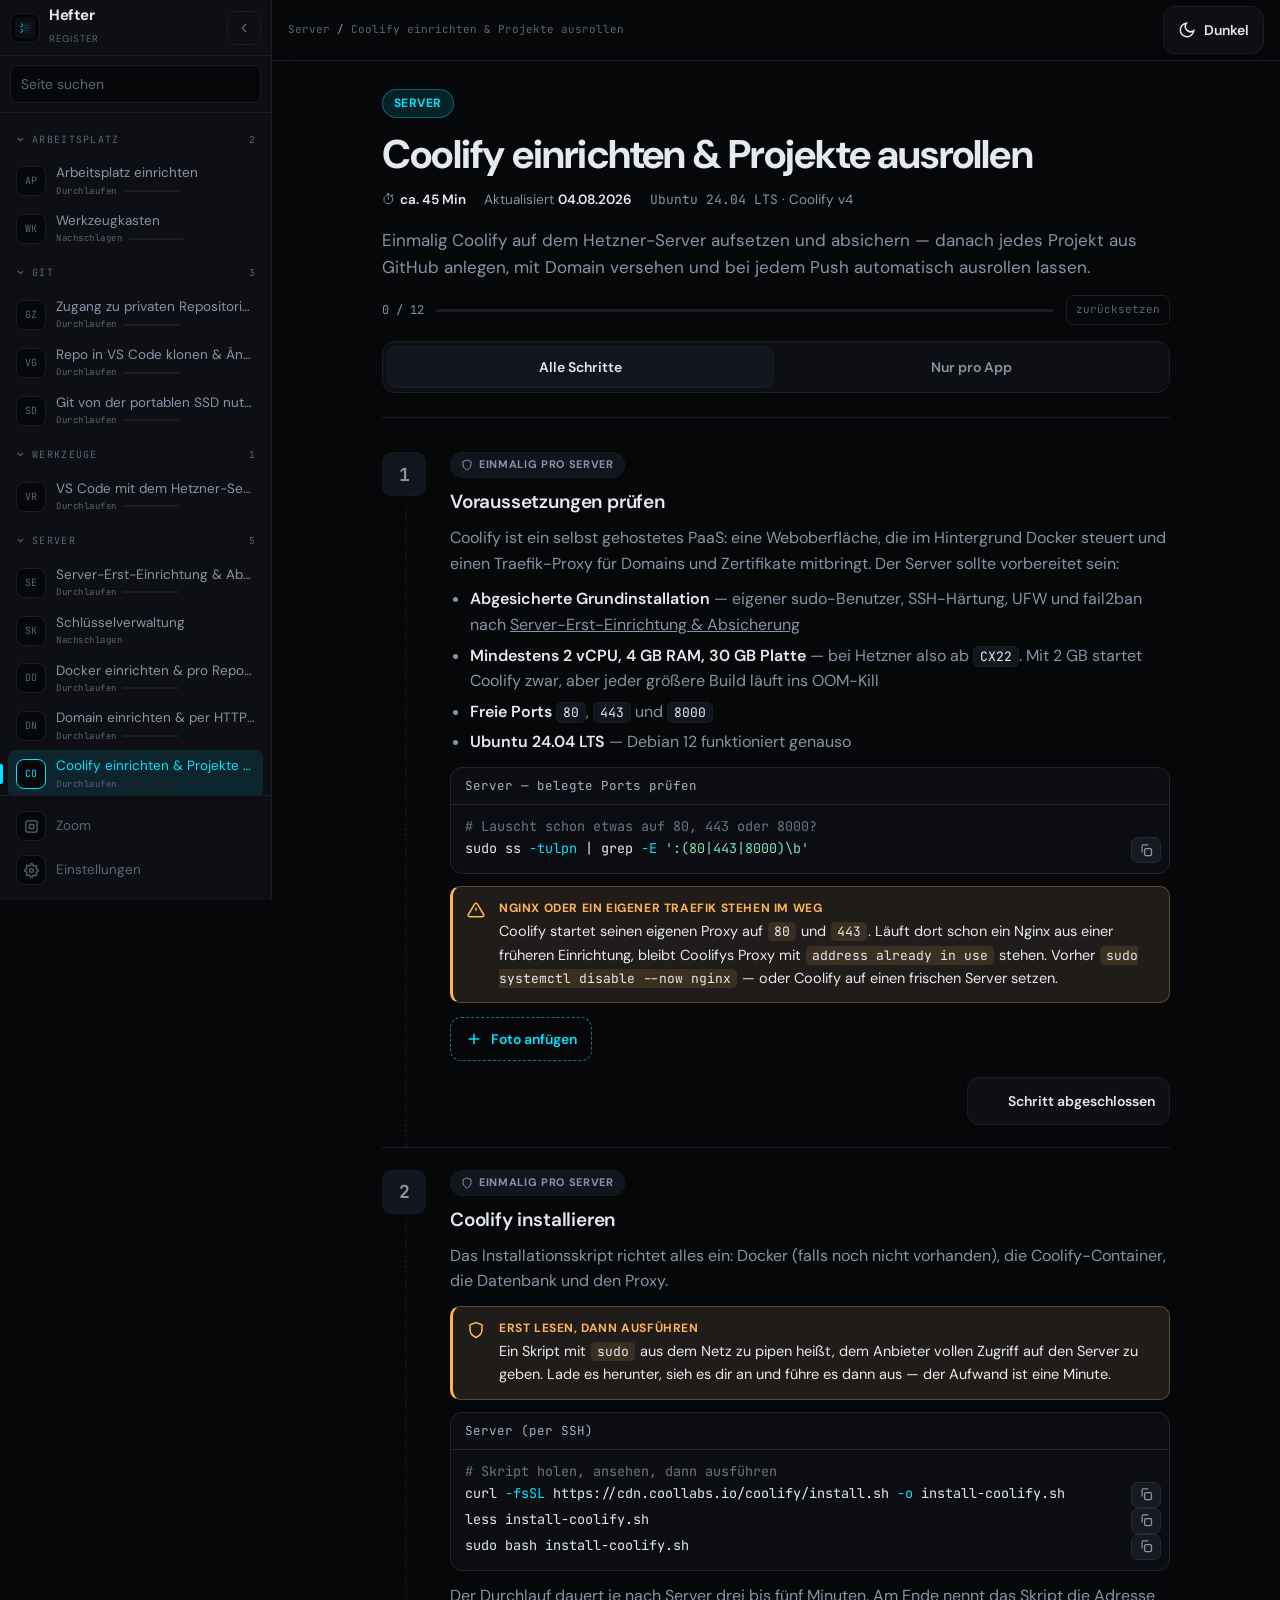
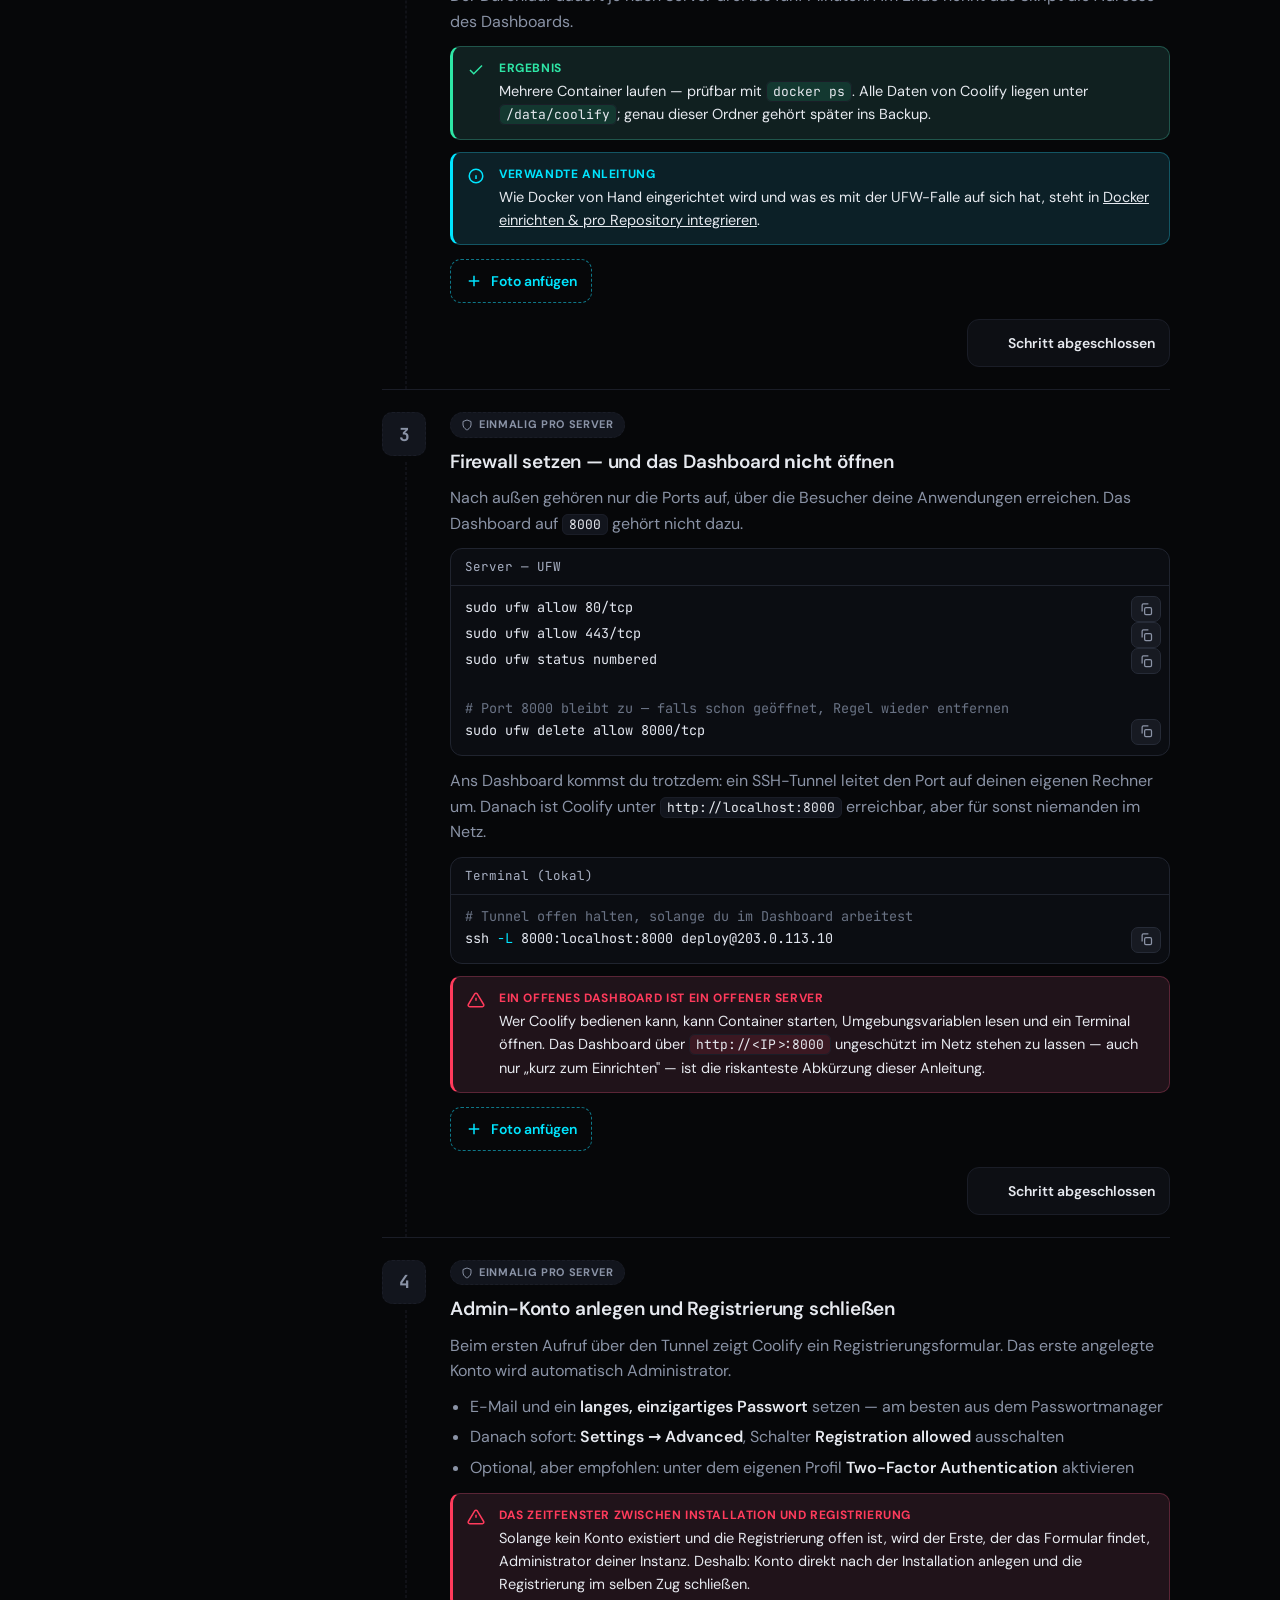
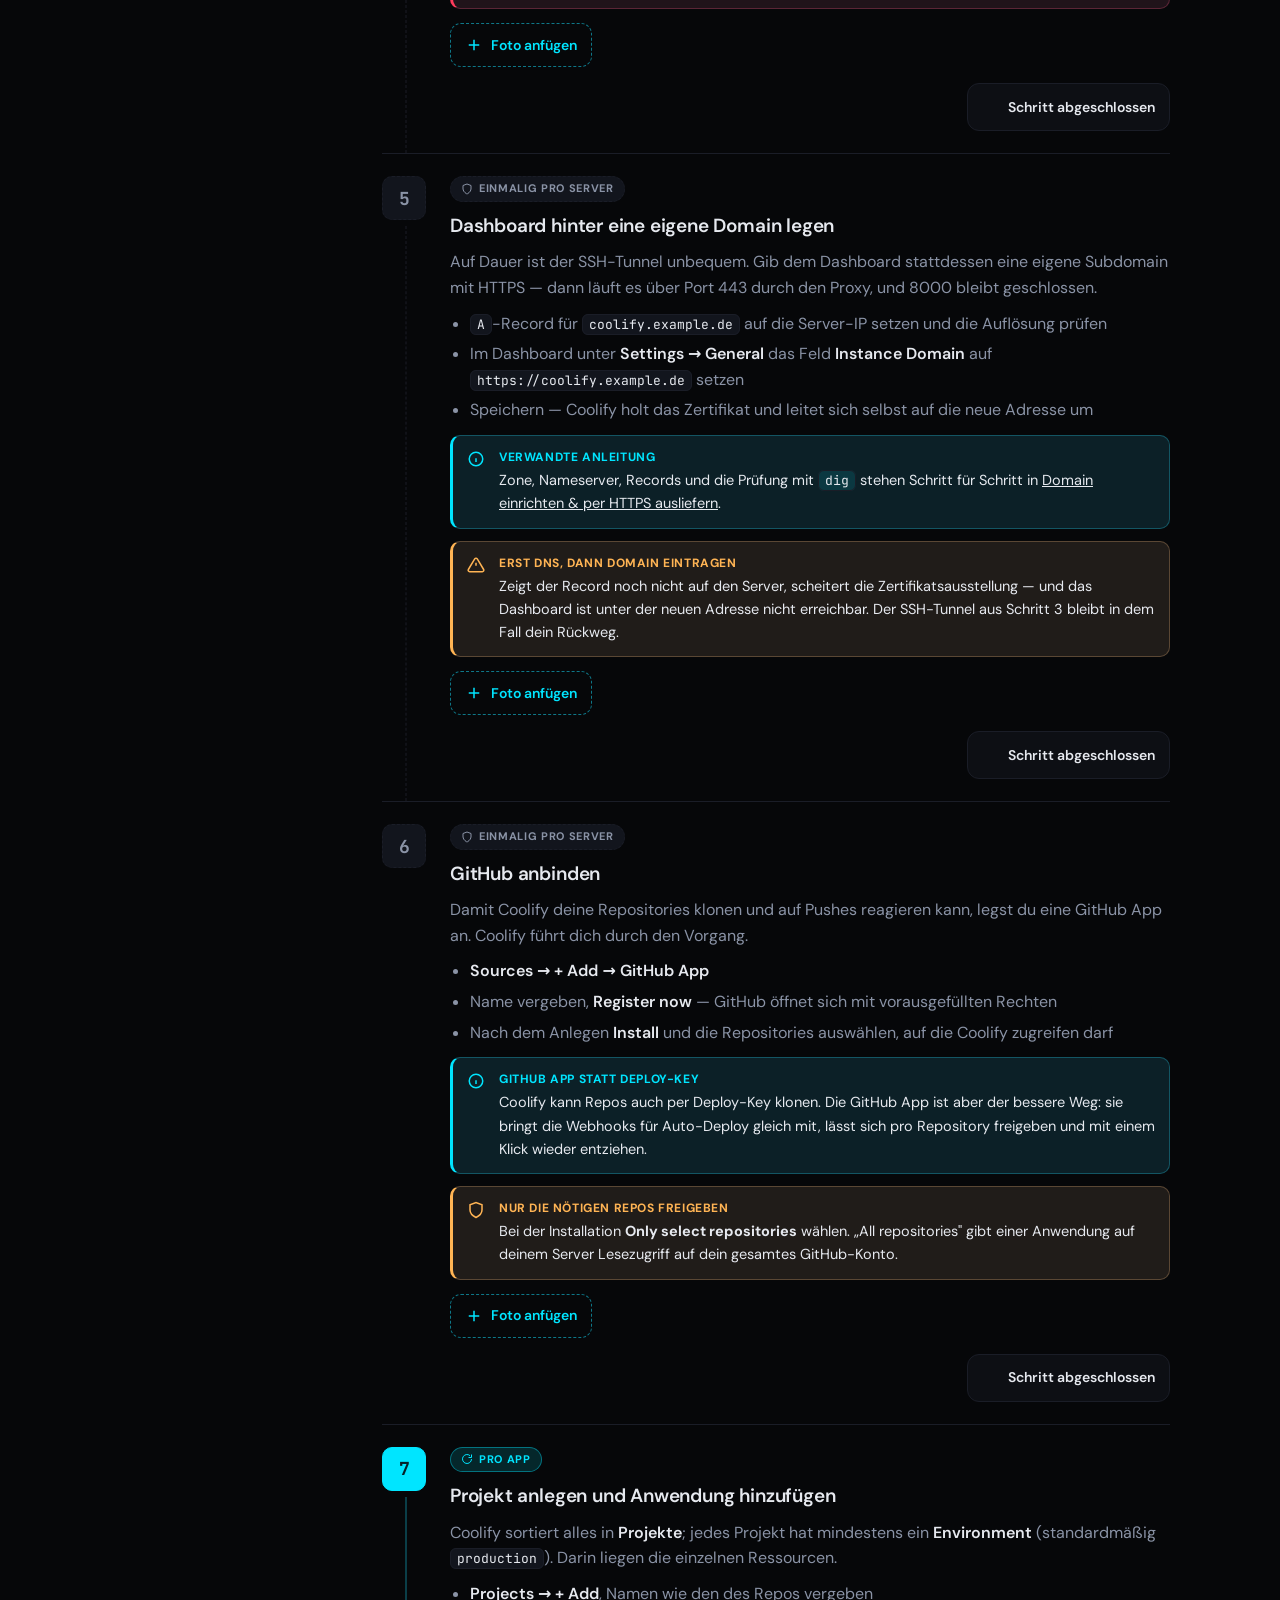
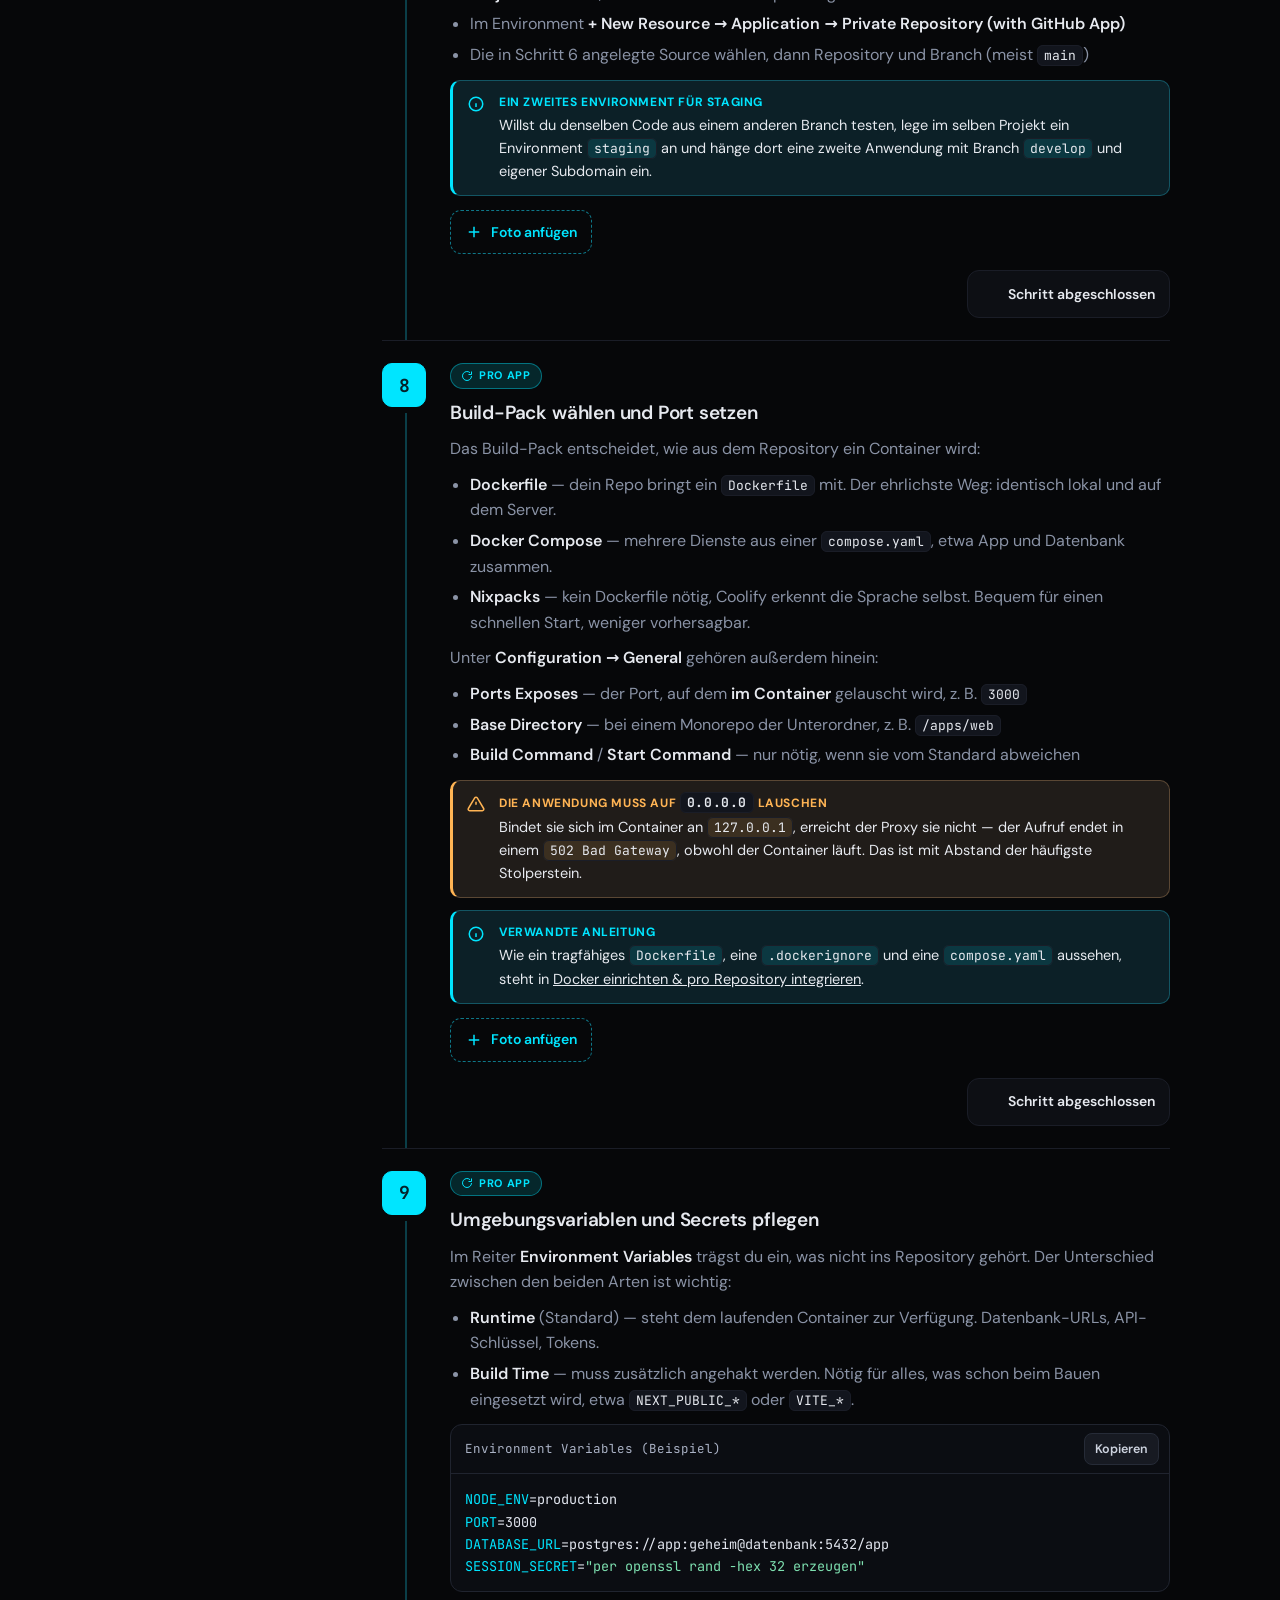
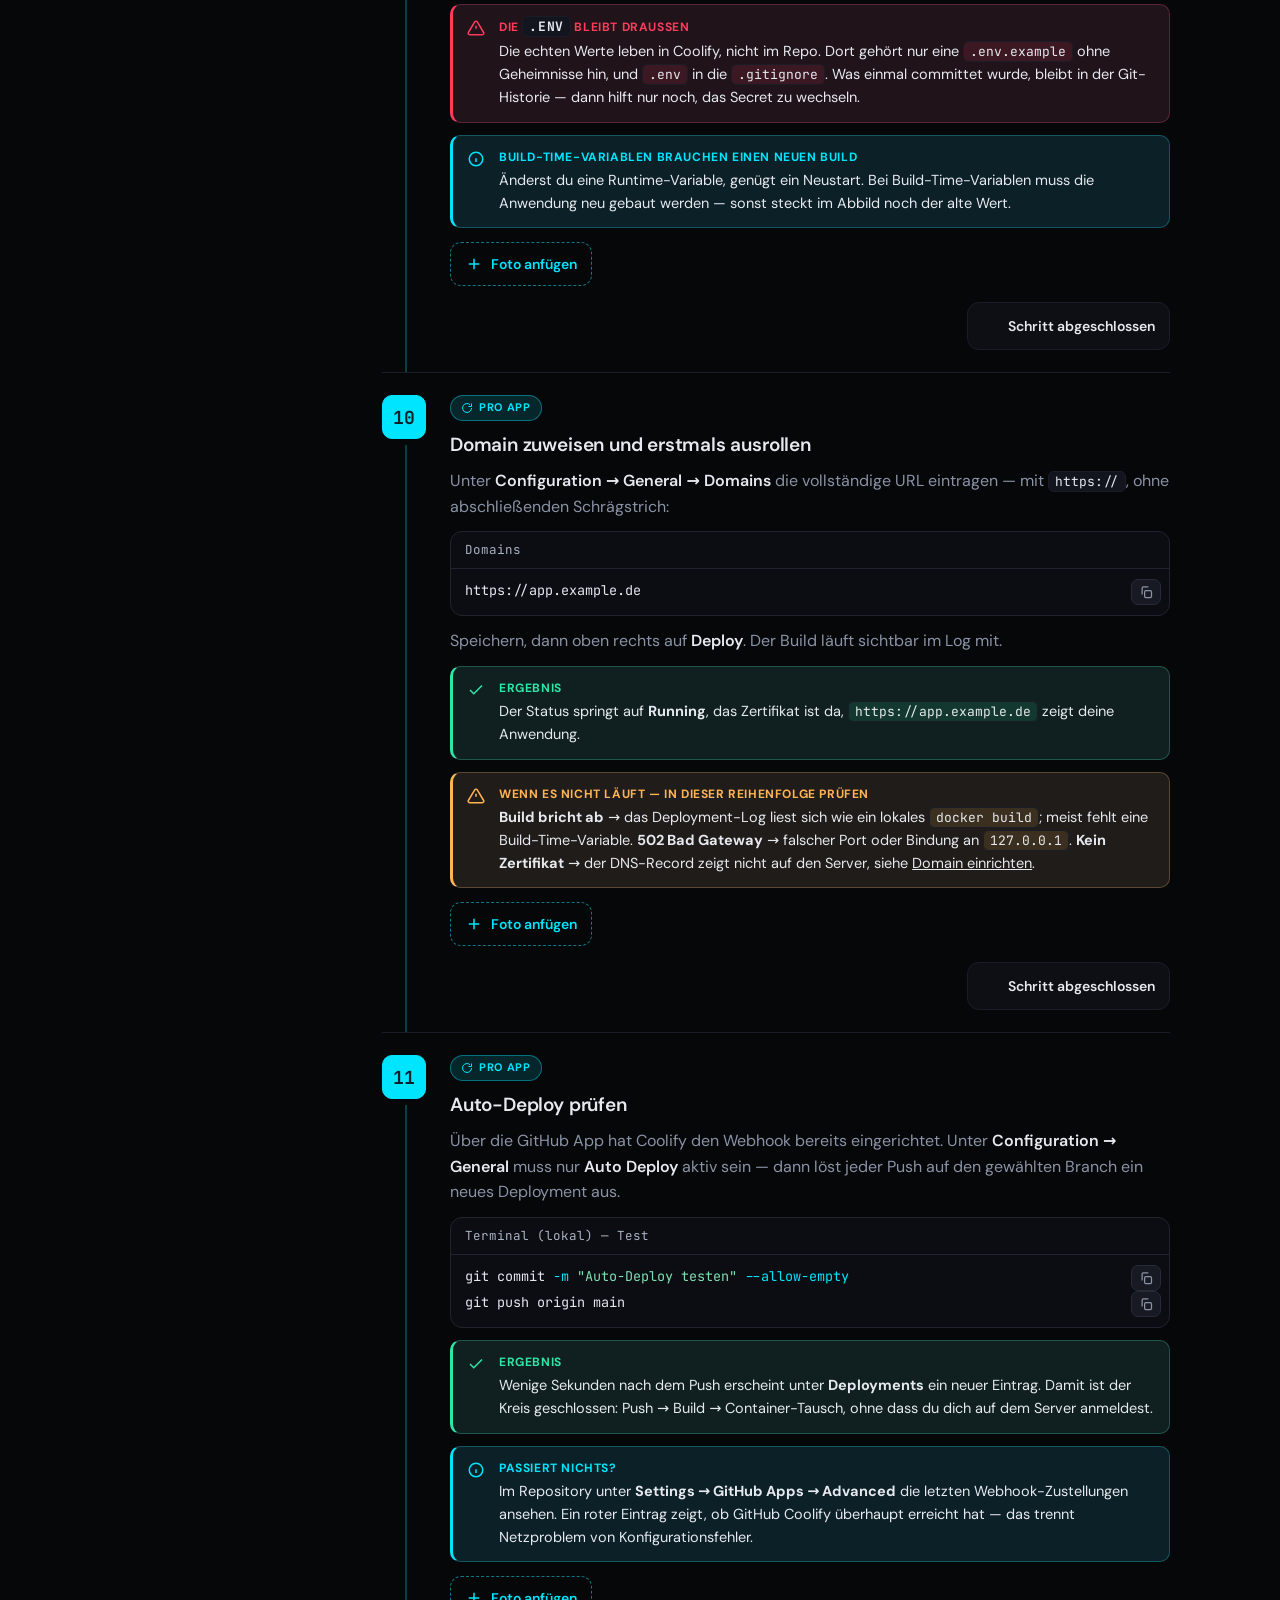
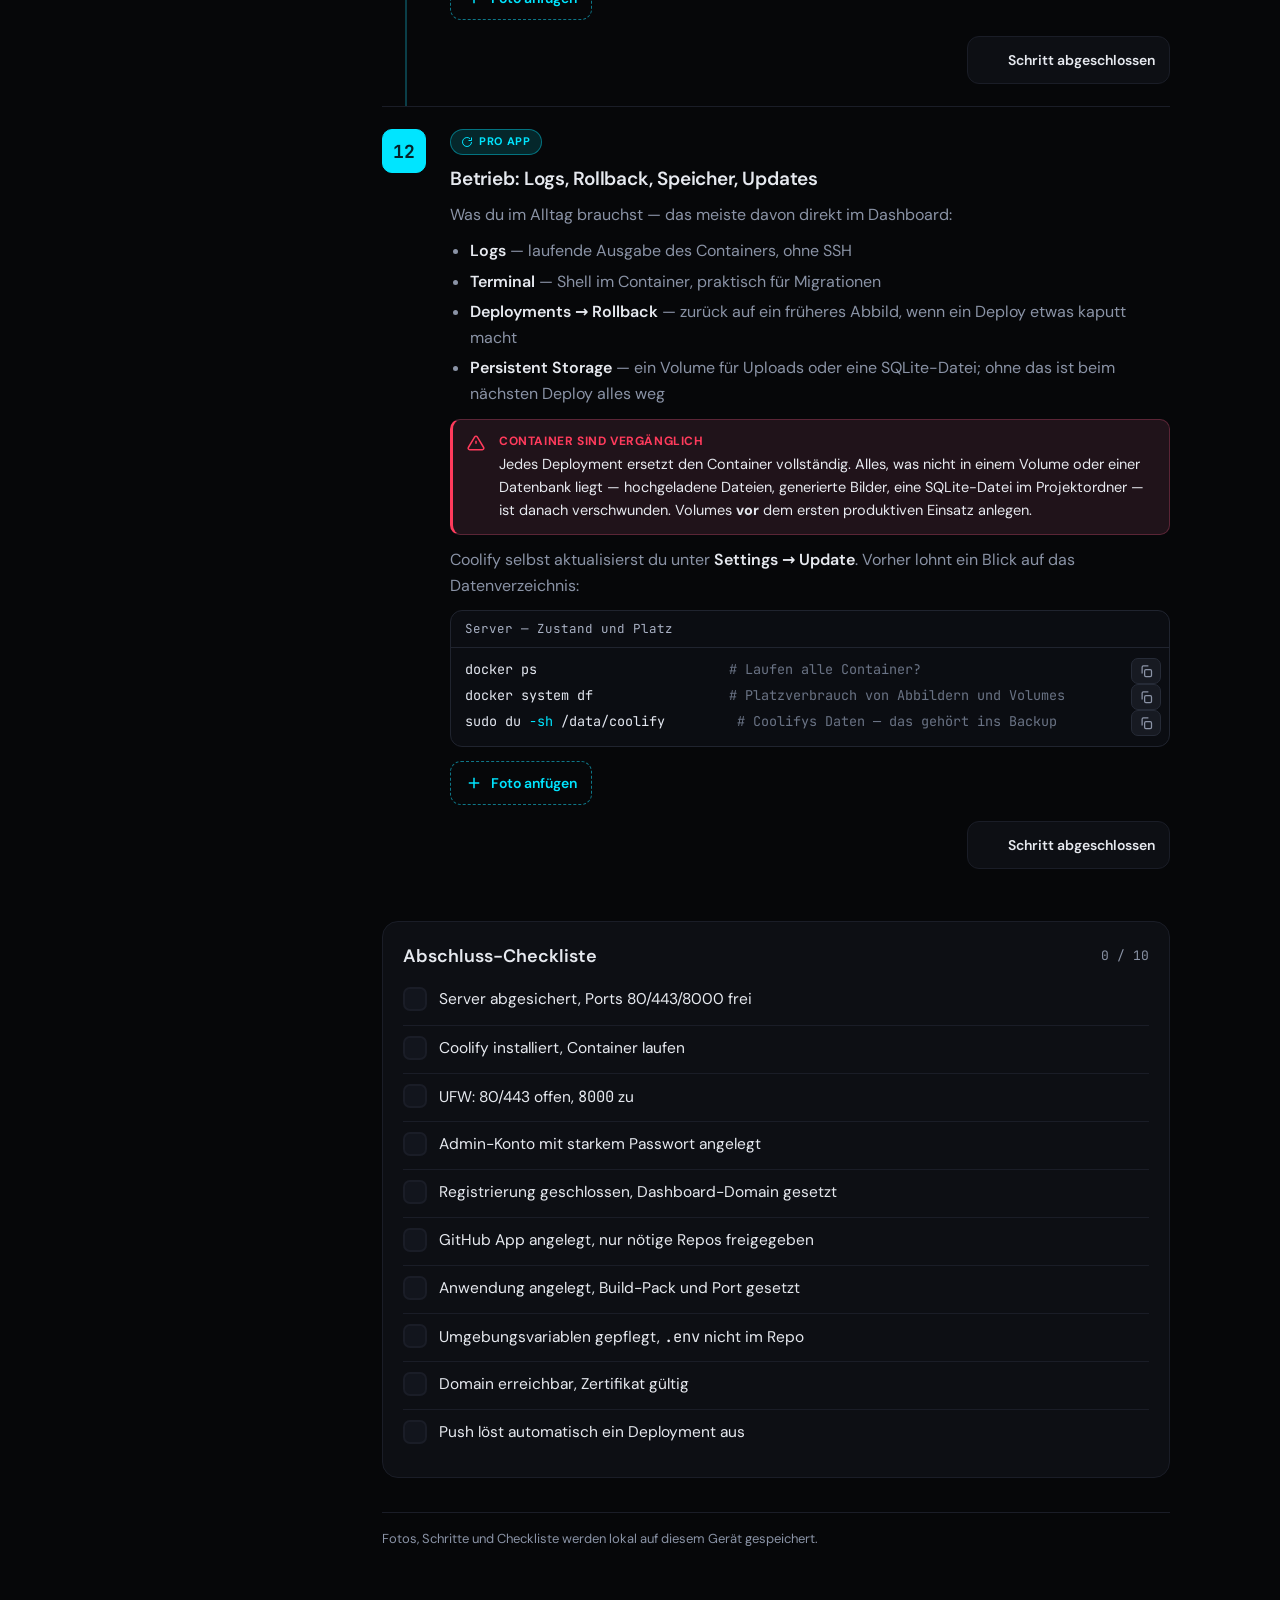
<file: anleitungen/coolify-einrichtung.html>
<!DOCTYPE html>
<html lang="de" data-theme="dunkel">
<head>
<meta charset="UTF-8">
<meta name="description" content="Coolify auf dem Hetzner-Server installieren, absichern, mit GitHub verbinden und die erste Anwendung mit Auto-Deploy ausrollen.">
<meta name="hefter-untertitel" content="Installation, GitHub-Anbindung, erste App">
<meta name="hefter-stichworte" content="coolify paas self hosted docker traefik proxy deploy github app webhook auto deploy umgebungsvariablen env secrets domain buildpack nixpacks dockerfile compose dashboard port 8000 rollback persistent storage hetzner update">
<meta name="hefter-kuerzel" content="CO">
<title>Coolify auf dem Hetzner-Server · Hefter</title>
<!-- KOPF-START · erzeugt von bauen.mjs — nicht von Hand ändern -->
<meta name="viewport" content="width=device-width, initial-scale=1, viewport-fit=cover">
<meta name="theme-color" content="#060709">
<link rel="manifest" href="../manifest.webmanifest">
<link rel="icon" href="../icons/01-ringe.svg" type="image/svg+xml">
<link rel="apple-touch-icon" href="../icons/png/01-ringe-192.png">
<link rel="stylesheet" href="../style.css">
<script>
/* Theme, Ansicht und Leisten-Zustand vor dem ersten Anstrich setzen — sonst
   blitzen helles Design, falsche Ansicht und breite Leiste kurz auf.
   localStorage liest synchron, deshalb geht das hier oben. "laedt" schaltet
   Übergänge bis zum ersten Bild ab; hefter.js nimmt die Klasse wieder weg.
   Wer eine weitere Einstellung ergänzt, die das Layout vor dem ersten
   Anstrich betrifft, ergänzt sie hier — nicht in hefter.js. */

/* Welche Ansicht gilt, entscheidet diese eine Funktion: aus der Wahl des
   Nutzers ("auto" oder eine der drei) wird die Ansicht, die wirklich
   angezeigt wird. Sie steht hier und nicht in hefter.js, weil sie vor dem
   ersten Anstrich laufen muss — hefter.js lädt erst am Dateiende. hefter.js
   ruft dieselbe Funktion beim Ändern des Fensters: eine Regel, eine Stelle. */
window.ansichtBestimmen = function (wahl) {
  /* Die Breite allein verwechselt ein kleines Fenster am Rechner mit einem
     Tablet, deshalb das Zeigegerät. Und die Höhe muss mit: ein quer
     gehaltenes iPhone ist 844px breit und wäre sonst als iPad durchgegangen. */
  var a = (wahl && wahl !== "auto") ? wahl
        : matchMedia("(max-width: 700px), (max-height: 500px)").matches ? "iphone"
        : matchMedia("(pointer: coarse)").matches ? "ipad" : "computer";
  /* Boden unter jeder Wahl: unter 640px bliebe neben der festen Leiste kein
     Inhalt mehr übrig. Wer auf dem Telefon "Computer" wählt, käme sonst an
     die Einstellung nicht mehr heran, mit der er es zurücknimmt. Gespeichert
     bleibt die Wahl — sie greift wieder, sobald das Fenster breit genug ist. */
  return (a !== "iphone" && matchMedia("(max-width: 640px)").matches) ? "iphone" : a;
};

var d = document.documentElement;
d.classList.add("laedt");
/* Erst ohne Speicher bestimmen, dann der Blick hinein: wirft localStorage
   (privater Modus), steht trotzdem eine Ansicht am <html>. Ohne sie griffe
   keine der drei und das Telefon bekäme die Computer-Darstellung. */
d.dataset.ansicht = ansichtBestimmen();
try {
  d.dataset.theme = localStorage.getItem("hefter:theme") || "dunkel";
  d.dataset.ansicht = ansichtBestimmen(localStorage.getItem("hefter:ansicht"));
  var a = d.dataset.ansicht;
  /* Auf dem iPhone gibt es den Schmal-Zustand nicht, auf dem iPad ist die
     Kürzelspalte die Vorgabe — eine ausdrückliche Wahl sticht beides. Weil
     die Klasse hier gar nicht erst gesetzt wird, wo es sie nicht gibt,
     braucht die iPhone-Ansicht in style.css kein !important dagegen. */
  var leiste = JSON.parse(localStorage.getItem("hefter:leiste") || "{}");
  if (a !== "iphone" && (leiste.schmal ?? a === "ipad")) d.classList.add("schmal");
  /* Abgeschaltete Bausteine je Ansicht. Gehört ebenfalls vor den ersten
     Anstrich: sonst blitzen Fotozonen und Kästen auf und verschwinden wieder.
     Nebenbei greift die Einstellung damit auch, wenn hefter.js gar nicht lädt. */
  var aus = JSON.parse(localStorage.getItem("hefter:anzeige") || "{}")[a] || [];
  for (var i = 0; i < aus.length; i++) d.classList.add("ohne-" + aus[i]);
} catch {}
</script>
</head>
<body data-seite="coolify-einrichtung" data-basis="../">

<div class="schleier" data-schleier></div>

<nav class="leiste" aria-label="Register">
  <div class="l-kopf">
    <a class="l-marke" href="../index.html">
      <span class="logo"><img data-appicon src="../icons/01-ringe.svg" alt=""></span>
      <span class="wortmarke"><b>Hefter</b><small>Register</small></span>
    </a>
    <button class="klapp" data-klapp aria-label="Leiste einklappen" title="Strg+B">
      <svg viewBox="0 0 24 24" fill="none" stroke="currentColor" stroke-width="2.4" stroke-linecap="round" stroke-linejoin="round"><polyline points="15 18 9 12 15 6"/></svg>
    </button>
  </div>

  <div class="l-suche">
    <input id="leisteSuche" type="search" placeholder="Seite suchen" autocomplete="off" aria-label="Seite suchen">
    <button class="lupe" data-lupe aria-label="Suchen">
      <svg viewBox="0 0 24 24" fill="none" stroke="currentColor" stroke-width="2"><circle cx="11" cy="11" r="7"/><path d="M21 21l-4.3-4.3"/></svg>
    </button>
  </div>

  <div class="l-register" id="leisteRegister"></div>
  <p class="l-leer" id="leisteLeer">Keine Seite gefunden.</p>

  <div class="l-fuss">
    <a class="f-btn" href="../zoom.html">
      <span class="kuerzel" aria-hidden="true">
        <svg viewBox="0 0 24 24" fill="none" stroke="currentColor" stroke-width="2"><rect x="3" y="3" width="18" height="18" rx="3"/><rect x="8.5" y="8.5" width="7" height="7" rx="1.5"/></svg>
      </span>
      <span class="f-text">Zoom</span>
      <span class="blase">Zoom</span>
    </a>
    <a class="f-btn" href="../einstellungen.html">
      <span class="kuerzel" aria-hidden="true">
        <svg viewBox="0 0 24 24" fill="none" stroke="currentColor" stroke-width="2"><circle cx="12" cy="12" r="3"/><path d="M19.4 15a1.7 1.7 0 0 0 .34 1.87l.06.06a2 2 0 1 1-2.83 2.83l-.06-.06a1.7 1.7 0 0 0-1.87-.34 1.7 1.7 0 0 0-1.03 1.56V21a2 2 0 1 1-4 0v-.09a1.7 1.7 0 0 0-1.03-1.56 1.7 1.7 0 0 0-1.87.34l-.06.06a2 2 0 1 1-2.83-2.83l.06-.06A1.7 1.7 0 0 0 4.6 15a1.7 1.7 0 0 0-1.56-1.03H3a2 2 0 1 1 0-4h.09A1.7 1.7 0 0 0 4.6 8.94a1.7 1.7 0 0 0-.34-1.87l-.06-.06a2 2 0 1 1 2.83-2.83l.06.06a1.7 1.7 0 0 0 1.87.34H9a1.7 1.7 0 0 0 1.03-1.56V3a2 2 0 1 1 4 0v.09c0 .68.4 1.3 1.03 1.56a1.7 1.7 0 0 0 1.87-.34l.06-.06a2 2 0 1 1 2.83 2.83l-.06.06a1.7 1.7 0 0 0-.34 1.87V9c.26.63.88 1.03 1.56 1.03H21a2 2 0 1 1 0 4h-.09A1.7 1.7 0 0 0 19.4 15z"/></svg>
      </span>
      <span class="f-text">Einstellungen</span>
      <span class="blase">Einstellungen</span>
    </a>
  </div>
</nav>

<div class="inhalt">

<header class="i-kopf">
  <button class="brenner" data-brenner aria-label="Register öffnen" aria-expanded="false">
    <svg viewBox="0 0 24 24" fill="none" stroke="currentColor" stroke-width="2" stroke-linecap="round"><path d="M3 6h18M3 12h18M3 18h18"/></svg>
  </button>
  <span class="krumen" data-krumen></span>
  <button class="iconbtn" data-themebtn aria-label="Design wechseln — aktuell Dunkel">
    <svg viewBox="0 0 24 24" fill="none" stroke="currentColor" stroke-width="2"><path d="M21 12.8A9 9 0 1 1 11.2 3 7 7 0 0 0 21 12.8z"/></svg>
    <span class="lbl">Dunkel</span>
  </button>
</header>

<div class="wrap">
<!-- KOPF-ENDE -->

  <header class="guide-head">
    <span class="chip">Server</span>
    <h1>Coolify einrichten &amp; Projekte ausrollen</h1>
    <div class="meta">
      <span>⏱ <b>ca. 45 Min</b></span>
      <span>Aktualisiert <b>04.08.2026</b></span>
      <span><span class="mono">Ubuntu 24.04 LTS</span> · Coolify v4</span>
    </div>
    <p class="lead">Einmalig Coolify auf dem Hetzner-Server aufsetzen und absichern — danach jedes Projekt aus GitHub anlegen, mit Domain versehen und bei jedem Push automatisch ausrollen lassen.</p>
    <div class="schrittstand">
      <span class="fs-zahl" data-fs-zahl>0 / 12</span>
      <span class="balken"><i data-fs-balken></i></span>
      <button class="fs-reset" type="button" data-fs-reset>zurücksetzen</button>
    </div>


    <div class="stufenfilter" role="group" aria-label="Schritte filtern">
      <button data-filter="alle" class="aktiv">Alle Schritte</button>
      <button data-filter="wiederkehrend">Nur pro App</button>
    </div>
    <p class="stufen-hinweis">Die einmaligen Server-Schritte sind ausgeblendet — sichtbar bleibt der Weg, den du für jede neue Anwendung gehst.</p>
  </header>

  <main>

    <!-- ============ EINMALIG: Server ============ -->

    <!-- Schritt 1 -->
    <section class="step einmalig" data-schritt="voraussetzungen">
      <div class="rail"><button class="step-num" type="button" aria-pressed="false" aria-label="Schritt 1">1</button></div>
      <div class="step-body">
        <span class="stufe"><svg viewBox="0 0 24 24" fill="none" stroke="currentColor" stroke-width="2"><path d="M12 22s8-4 8-10V5l-8-3-8 3v7c0 6 8 10 8 10z"/></svg> Einmalig pro Server</span>
        <h2>Voraussetzungen prüfen</h2>
        <p>Coolify ist ein selbst gehostetes PaaS: eine Weboberfläche, die im Hintergrund Docker steuert und einen Traefik-Proxy für Domains und Zertifikate mitbringt. Der Server sollte vorbereitet sein:</p>
        <ul>
          <li><b>Abgesicherte Grundinstallation</b> — eigener sudo-Benutzer, SSH-Härtung, UFW und fail2ban nach <a href="server-ersteinrichtung.html">Server-Erst-Einrichtung &amp; Absicherung</a></li>
          <li><b>Mindestens 2 vCPU, 4 GB RAM, 30 GB Platte</b> — bei Hetzner also ab <code>CX22</code>. Mit 2 GB startet Coolify zwar, aber jeder größere Build läuft ins OOM-Kill</li>
          <li><b>Freie Ports</b> <code>80</code>, <code>443</code> und <code>8000</code></li>
          <li><b>Ubuntu 24.04 LTS</b> — Debian 12 funktioniert genauso</li>
        </ul>
        <div class="codebox">
          <div class="codebox-head"><span class="fname">Server — belegte Ports prüfen</span><span class="spacer"></span><button class="copybtn">Kopieren</button></div>
          <pre><span class="tok-c"># Lauscht schon etwas auf 80, 443 oder 8000?</span>
sudo ss <span class="tok-k">-tulpn</span> | grep <span class="tok-k">-E</span> <span class="tok-s">':(80|443|8000)\b'</span></pre>
        </div>
        <div class="callout achtung">
          <span class="ico"><svg viewBox="0 0 24 24" fill="none" stroke="currentColor" stroke-width="2"><path d="M12 9v4m0 4h.01M10.3 3.9L1.8 18a2 2 0 0 0 1.7 3h17a2 2 0 0 0 1.7-3L13.7 3.9a2 2 0 0 0-3.4 0z"/></svg></span>
          <div><div class="label">Nginx oder ein eigener Traefik stehen im Weg</div><div class="txt">Coolify startet seinen eigenen Proxy auf <code>80</code> und <code>443</code>. Läuft dort schon ein Nginx aus einer früheren Einrichtung, bleibt Coolifys Proxy mit <code>address already in use</code> stehen. Vorher <code>sudo systemctl disable --now nginx</code> — oder Coolify auf einen frischen Server setzen.</div></div>
        </div>
        <div class="fotozone">
          <div class="fotos"></div>
          <button class="addfoto"><svg viewBox="0 0 24 24" fill="none" stroke="currentColor" stroke-width="2"><path d="M12 5v14M5 12h14"/></svg> Foto anfügen</button>
        </div>
      </div>
    </section>

    <!-- Schritt 2 -->
    <section class="step einmalig" data-schritt="installer">
      <div class="rail"><button class="step-num" type="button" aria-pressed="false" aria-label="Schritt 2">2</button></div>
      <div class="step-body">
        <span class="stufe"><svg viewBox="0 0 24 24" fill="none" stroke="currentColor" stroke-width="2"><path d="M12 22s8-4 8-10V5l-8-3-8 3v7c0 6 8 10 8 10z"/></svg> Einmalig pro Server</span>
        <h2>Coolify installieren</h2>
        <p>Das Installationsskript richtet alles ein: Docker (falls noch nicht vorhanden), die Coolify-Container, die Datenbank und den Proxy.</p>
        <div class="callout sicher">
          <span class="ico"><svg viewBox="0 0 24 24" fill="none" stroke="currentColor" stroke-width="2"><path d="M12 22s8-4 8-10V5l-8-3-8 3v7c0 6 8 10 8 10z"/></svg></span>
          <div><div class="label">Erst lesen, dann ausführen</div><div class="txt">Ein Skript mit <code>sudo</code> aus dem Netz zu pipen heißt, dem Anbieter vollen Zugriff auf den Server zu geben. Lade es herunter, sieh es dir an und führe es dann aus — der Aufwand ist eine Minute.</div></div>
        </div>
        <div class="codebox">
          <div class="codebox-head"><span class="fname">Server (per SSH)</span><span class="spacer"></span><button class="copybtn">Kopieren</button></div>
          <pre><span class="tok-c"># Skript holen, ansehen, dann ausführen</span>
curl <span class="tok-k">-fsSL</span> https://cdn.coollabs.io/coolify/install.sh <span class="tok-k">-o</span> install-coolify.sh
less install-coolify.sh
sudo bash install-coolify.sh</pre>
        </div>
        <p>Der Durchlauf dauert je nach Server drei bis fünf Minuten. Am Ende nennt das Skript die Adresse des Dashboards.</p>
        <div class="callout ergebnis">
          <span class="ico"><svg viewBox="0 0 24 24" fill="none" stroke="currentColor" stroke-width="2"><path d="M20 6L9 17l-5-5"/></svg></span>
          <div><div class="label">Ergebnis</div><div class="txt">Mehrere Container laufen — prüfbar mit <code>docker ps</code>. Alle Daten von Coolify liegen unter <code>/data/coolify</code>; genau dieser Ordner gehört später ins Backup.</div></div>
        </div>
        <div class="callout info">
          <span class="ico"><svg viewBox="0 0 24 24" fill="none" stroke="currentColor" stroke-width="2"><circle cx="12" cy="12" r="9"/><path d="M12 16v-5M12 8h.01"/></svg></span>
          <div><div class="label">Verwandte Anleitung</div><div class="txt">Wie Docker von Hand eingerichtet wird und was es mit der UFW-Falle auf sich hat, steht in <a href="docker-einrichtung.html">Docker einrichten &amp; pro Repository integrieren</a>.</div></div>
        </div>
        <div class="fotozone">
          <div class="fotos"></div>
          <button class="addfoto"><svg viewBox="0 0 24 24" fill="none" stroke="currentColor" stroke-width="2"><path d="M12 5v14M5 12h14"/></svg> Foto anfügen</button>
        </div>
      </div>
    </section>

    <!-- Schritt 3 -->
    <section class="step einmalig" data-schritt="ufw-tunnel">
      <div class="rail"><button class="step-num" type="button" aria-pressed="false" aria-label="Schritt 3">3</button></div>
      <div class="step-body">
        <span class="stufe"><svg viewBox="0 0 24 24" fill="none" stroke="currentColor" stroke-width="2"><path d="M12 22s8-4 8-10V5l-8-3-8 3v7c0 6 8 10 8 10z"/></svg> Einmalig pro Server</span>
        <h2>Firewall setzen — und das Dashboard <b>nicht</b> öffnen</h2>
        <p>Nach außen gehören nur die Ports auf, über die Besucher deine Anwendungen erreichen. Das Dashboard auf <code>8000</code> gehört nicht dazu.</p>
        <div class="codebox">
          <div class="codebox-head"><span class="fname">Server — UFW</span><span class="spacer"></span><button class="copybtn">Kopieren</button></div>
          <pre>sudo ufw allow 80/tcp
sudo ufw allow 443/tcp
sudo ufw status numbered

<span class="tok-c"># Port 8000 bleibt zu — falls schon geöffnet, Regel wieder entfernen</span>
sudo ufw delete allow 8000/tcp</pre>
        </div>
        <p>Ans Dashboard kommst du trotzdem: ein SSH-Tunnel leitet den Port auf deinen eigenen Rechner um. Danach ist Coolify unter <code>http://localhost:8000</code> erreichbar, aber für sonst niemanden im Netz.</p>
        <div class="codebox">
          <div class="codebox-head"><span class="fname">Terminal (lokal)</span><span class="spacer"></span><button class="copybtn">Kopieren</button></div>
          <pre><span class="tok-c"># Tunnel offen halten, solange du im Dashboard arbeitest</span>
ssh <span class="tok-k">-L</span> 8000:localhost:8000 deploy@203.0.113.10</pre>
        </div>
        <div class="callout gefahr">
          <span class="ico"><svg viewBox="0 0 24 24" fill="none" stroke="currentColor" stroke-width="2"><path d="M12 9v4m0 4h.01M10.3 3.9L1.8 18a2 2 0 0 0 1.7 3h17a2 2 0 0 0 1.7-3L13.7 3.9a2 2 0 0 0-3.4 0z"/></svg></span>
          <div><div class="label">Ein offenes Dashboard ist ein offener Server</div><div class="txt">Wer Coolify bedienen kann, kann Container starten, Umgebungsvariablen lesen und ein Terminal öffnen. Das Dashboard über <code>http://&lt;IP&gt;:8000</code> ungeschützt im Netz stehen zu lassen — auch nur „kurz zum Einrichten" — ist die riskanteste Abkürzung dieser Anleitung.</div></div>
        </div>
        <div class="fotozone">
          <div class="fotos"></div>
          <button class="addfoto"><svg viewBox="0 0 24 24" fill="none" stroke="currentColor" stroke-width="2"><path d="M12 5v14M5 12h14"/></svg> Foto anfügen</button>
        </div>
      </div>
    </section>

    <!-- Schritt 4 -->
    <section class="step einmalig" data-schritt="admin-konto">
      <div class="rail"><button class="step-num" type="button" aria-pressed="false" aria-label="Schritt 4">4</button></div>
      <div class="step-body">
        <span class="stufe"><svg viewBox="0 0 24 24" fill="none" stroke="currentColor" stroke-width="2"><path d="M12 22s8-4 8-10V5l-8-3-8 3v7c0 6 8 10 8 10z"/></svg> Einmalig pro Server</span>
        <h2>Admin-Konto anlegen und Registrierung schließen</h2>
        <p>Beim ersten Aufruf über den Tunnel zeigt Coolify ein Registrierungsformular. Das erste angelegte Konto wird automatisch Administrator.</p>
        <ul>
          <li>E-Mail und ein <b>langes, einzigartiges Passwort</b> setzen — am besten aus dem Passwortmanager</li>
          <li>Danach sofort: <b>Settings → Advanced</b>, Schalter <b>Registration allowed</b> ausschalten</li>
          <li>Optional, aber empfohlen: unter dem eigenen Profil <b>Two-Factor Authentication</b> aktivieren</li>
        </ul>
        <div class="callout gefahr">
          <span class="ico"><svg viewBox="0 0 24 24" fill="none" stroke="currentColor" stroke-width="2"><path d="M12 9v4m0 4h.01M10.3 3.9L1.8 18a2 2 0 0 0 1.7 3h17a2 2 0 0 0 1.7-3L13.7 3.9a2 2 0 0 0-3.4 0z"/></svg></span>
          <div><div class="label">Das Zeitfenster zwischen Installation und Registrierung</div><div class="txt">Solange kein Konto existiert und die Registrierung offen ist, wird der Erste, der das Formular findet, Administrator deiner Instanz. Deshalb: Konto direkt nach der Installation anlegen und die Registrierung im selben Zug schließen.</div></div>
        </div>
        <div class="fotozone">
          <div class="fotos"></div>
          <button class="addfoto"><svg viewBox="0 0 24 24" fill="none" stroke="currentColor" stroke-width="2"><path d="M12 5v14M5 12h14"/></svg> Foto anfügen</button>
        </div>
      </div>
    </section>

    <!-- Schritt 5 -->
    <section class="step einmalig" data-schritt="instance-domain">
      <div class="rail"><button class="step-num" type="button" aria-pressed="false" aria-label="Schritt 5">5</button></div>
      <div class="step-body">
        <span class="stufe"><svg viewBox="0 0 24 24" fill="none" stroke="currentColor" stroke-width="2"><path d="M12 22s8-4 8-10V5l-8-3-8 3v7c0 6 8 10 8 10z"/></svg> Einmalig pro Server</span>
        <h2>Dashboard hinter eine eigene Domain legen</h2>
        <p>Auf Dauer ist der SSH-Tunnel unbequem. Gib dem Dashboard stattdessen eine eigene Subdomain mit HTTPS — dann läuft es über Port 443 durch den Proxy, und 8000 bleibt geschlossen.</p>
        <ul>
          <li><code>A</code>-Record für <code>coolify.example.de</code> auf die Server-IP setzen und die Auflösung prüfen</li>
          <li>Im Dashboard unter <b>Settings → General</b> das Feld <b>Instance Domain</b> auf <code>https://coolify.example.de</code> setzen</li>
          <li>Speichern — Coolify holt das Zertifikat und leitet sich selbst auf die neue Adresse um</li>
        </ul>
        <div class="callout info">
          <span class="ico"><svg viewBox="0 0 24 24" fill="none" stroke="currentColor" stroke-width="2"><circle cx="12" cy="12" r="9"/><path d="M12 16v-5M12 8h.01"/></svg></span>
          <div><div class="label">Verwandte Anleitung</div><div class="txt">Zone, Nameserver, Records und die Prüfung mit <code>dig</code> stehen Schritt für Schritt in <a href="domain-einrichtung.html">Domain einrichten &amp; per HTTPS ausliefern</a>.</div></div>
        </div>
        <div class="callout achtung">
          <span class="ico"><svg viewBox="0 0 24 24" fill="none" stroke="currentColor" stroke-width="2"><path d="M12 9v4m0 4h.01M10.3 3.9L1.8 18a2 2 0 0 0 1.7 3h17a2 2 0 0 0 1.7-3L13.7 3.9a2 2 0 0 0-3.4 0z"/></svg></span>
          <div><div class="label">Erst DNS, dann Domain eintragen</div><div class="txt">Zeigt der Record noch nicht auf den Server, scheitert die Zertifikatsausstellung — und das Dashboard ist unter der neuen Adresse nicht erreichbar. Der SSH-Tunnel aus Schritt 3 bleibt in dem Fall dein Rückweg.</div></div>
        </div>
        <div class="fotozone">
          <div class="fotos"></div>
          <button class="addfoto"><svg viewBox="0 0 24 24" fill="none" stroke="currentColor" stroke-width="2"><path d="M12 5v14M5 12h14"/></svg> Foto anfügen</button>
        </div>
      </div>
    </section>

    <!-- Schritt 6 -->
    <section class="step einmalig stufenwechsel" data-schritt="github-app">
      <div class="rail"><button class="step-num" type="button" aria-pressed="false" aria-label="Schritt 6">6</button></div>
      <div class="step-body">
        <span class="stufe"><svg viewBox="0 0 24 24" fill="none" stroke="currentColor" stroke-width="2"><path d="M12 22s8-4 8-10V5l-8-3-8 3v7c0 6 8 10 8 10z"/></svg> Einmalig pro Server</span>
        <h2>GitHub anbinden</h2>
        <p>Damit Coolify deine Repositories klonen und auf Pushes reagieren kann, legst du eine GitHub App an. Coolify führt dich durch den Vorgang.</p>
        <ul>
          <li><b>Sources → + Add → GitHub App</b></li>
          <li>Name vergeben, <b>Register now</b> — GitHub öffnet sich mit vorausgefüllten Rechten</li>
          <li>Nach dem Anlegen <b>Install</b> und die Repositories auswählen, auf die Coolify zugreifen darf</li>
        </ul>
        <div class="callout info">
          <span class="ico"><svg viewBox="0 0 24 24" fill="none" stroke="currentColor" stroke-width="2"><circle cx="12" cy="12" r="9"/><path d="M12 16v-5M12 8h.01"/></svg></span>
          <div><div class="label">GitHub App statt Deploy-Key</div><div class="txt">Coolify kann Repos auch per Deploy-Key klonen. Die GitHub App ist aber der bessere Weg: sie bringt die Webhooks für Auto-Deploy gleich mit, lässt sich pro Repository freigeben und mit einem Klick wieder entziehen.</div></div>
        </div>
        <div class="callout sicher">
          <span class="ico"><svg viewBox="0 0 24 24" fill="none" stroke="currentColor" stroke-width="2"><path d="M12 22s8-4 8-10V5l-8-3-8 3v7c0 6 8 10 8 10z"/></svg></span>
          <div><div class="label">Nur die nötigen Repos freigeben</div><div class="txt">Bei der Installation <b>Only select repositories</b> wählen. „All repositories" gibt einer Anwendung auf deinem Server Lesezugriff auf dein gesamtes GitHub-Konto.</div></div>
        </div>
        <div class="fotozone">
          <div class="fotos"></div>
          <button class="addfoto"><svg viewBox="0 0 24 24" fill="none" stroke="currentColor" stroke-width="2"><path d="M12 5v14M5 12h14"/></svg> Foto anfügen</button>
        </div>
      </div>
    </section>

    <!-- ============ WIEDERKEHREND: pro Anwendung ============ -->

    <!-- Schritt 7 -->
    <section class="step wiederkehrend" data-schritt="projekt-anlegen">
      <div class="rail"><button class="step-num" type="button" aria-pressed="false" aria-label="Schritt 7">7</button></div>
      <div class="step-body">
        <span class="stufe"><svg viewBox="0 0 24 24" fill="none" stroke="currentColor" stroke-width="2"><path d="M21 12a9 9 0 1 1-3-6.7M21 3v6h-6"/></svg> Pro App</span>
        <h2>Projekt anlegen und Anwendung hinzufügen</h2>
        <p>Coolify sortiert alles in <b>Projekte</b>; jedes Projekt hat mindestens ein <b>Environment</b> (standardmäßig <code>production</code>). Darin liegen die einzelnen Ressourcen.</p>
        <ul>
          <li><b>Projects → + Add</b>, Namen wie den des Repos vergeben</li>
          <li>Im Environment <b>+ New Resource → Application → Private Repository (with GitHub App)</b></li>
          <li>Die in Schritt 6 angelegte Source wählen, dann Repository und Branch (meist <code>main</code>)</li>
        </ul>
        <div class="callout info">
          <span class="ico"><svg viewBox="0 0 24 24" fill="none" stroke="currentColor" stroke-width="2"><circle cx="12" cy="12" r="9"/><path d="M12 16v-5M12 8h.01"/></svg></span>
          <div><div class="label">Ein zweites Environment für Staging</div><div class="txt">Willst du denselben Code aus einem anderen Branch testen, lege im selben Projekt ein Environment <code>staging</code> an und hänge dort eine zweite Anwendung mit Branch <code>develop</code> und eigener Subdomain ein.</div></div>
        </div>
        <div class="fotozone">
          <div class="fotos"></div>
          <button class="addfoto"><svg viewBox="0 0 24 24" fill="none" stroke="currentColor" stroke-width="2"><path d="M12 5v14M5 12h14"/></svg> Foto anfügen</button>
        </div>
      </div>
    </section>

    <!-- Schritt 8 -->
    <section class="step wiederkehrend" data-schritt="buildpack">
      <div class="rail"><button class="step-num" type="button" aria-pressed="false" aria-label="Schritt 8">8</button></div>
      <div class="step-body">
        <span class="stufe"><svg viewBox="0 0 24 24" fill="none" stroke="currentColor" stroke-width="2"><path d="M21 12a9 9 0 1 1-3-6.7M21 3v6h-6"/></svg> Pro App</span>
        <h2>Build-Pack wählen und Port setzen</h2>
        <p>Das Build-Pack entscheidet, wie aus dem Repository ein Container wird:</p>
        <ul>
          <li><b>Dockerfile</b> — dein Repo bringt ein <code>Dockerfile</code> mit. Der ehrlichste Weg: identisch lokal und auf dem Server.</li>
          <li><b>Docker Compose</b> — mehrere Dienste aus einer <code>compose.yaml</code>, etwa App und Datenbank zusammen.</li>
          <li><b>Nixpacks</b> — kein Dockerfile nötig, Coolify erkennt die Sprache selbst. Bequem für einen schnellen Start, weniger vorhersagbar.</li>
        </ul>
        <p>Unter <b>Configuration → General</b> gehören außerdem hinein:</p>
        <ul>
          <li><b>Ports Exposes</b> — der Port, auf dem <b>im Container</b> gelauscht wird, z. B. <code>3000</code></li>
          <li><b>Base Directory</b> — bei einem Monorepo der Unterordner, z. B. <code>/apps/web</code></li>
          <li><b>Build Command</b> / <b>Start Command</b> — nur nötig, wenn sie vom Standard abweichen</li>
        </ul>
        <div class="callout achtung">
          <span class="ico"><svg viewBox="0 0 24 24" fill="none" stroke="currentColor" stroke-width="2"><path d="M12 9v4m0 4h.01M10.3 3.9L1.8 18a2 2 0 0 0 1.7 3h17a2 2 0 0 0 1.7-3L13.7 3.9a2 2 0 0 0-3.4 0z"/></svg></span>
          <div><div class="label">Die Anwendung muss auf <code>0.0.0.0</code> lauschen</div><div class="txt">Bindet sie sich im Container an <code>127.0.0.1</code>, erreicht der Proxy sie nicht — der Aufruf endet in einem <code>502 Bad Gateway</code>, obwohl der Container läuft. Das ist mit Abstand der häufigste Stolperstein.</div></div>
        </div>
        <div class="callout info">
          <span class="ico"><svg viewBox="0 0 24 24" fill="none" stroke="currentColor" stroke-width="2"><circle cx="12" cy="12" r="9"/><path d="M12 16v-5M12 8h.01"/></svg></span>
          <div><div class="label">Verwandte Anleitung</div><div class="txt">Wie ein tragfähiges <code>Dockerfile</code>, eine <code>.dockerignore</code> und eine <code>compose.yaml</code> aussehen, steht in <a href="docker-einrichtung.html">Docker einrichten &amp; pro Repository integrieren</a>.</div></div>
        </div>
        <div class="fotozone">
          <div class="fotos"></div>
          <button class="addfoto"><svg viewBox="0 0 24 24" fill="none" stroke="currentColor" stroke-width="2"><path d="M12 5v14M5 12h14"/></svg> Foto anfügen</button>
        </div>
      </div>
    </section>

    <!-- Schritt 9 -->
    <section class="step wiederkehrend" data-schritt="env-vars">
      <div class="rail"><button class="step-num" type="button" aria-pressed="false" aria-label="Schritt 9">9</button></div>
      <div class="step-body">
        <span class="stufe"><svg viewBox="0 0 24 24" fill="none" stroke="currentColor" stroke-width="2"><path d="M21 12a9 9 0 1 1-3-6.7M21 3v6h-6"/></svg> Pro App</span>
        <h2>Umgebungsvariablen und Secrets pflegen</h2>
        <p>Im Reiter <b>Environment Variables</b> trägst du ein, was nicht ins Repository gehört. Der Unterschied zwischen den beiden Arten ist wichtig:</p>
        <ul>
          <li><b>Runtime</b> (Standard) — steht dem laufenden Container zur Verfügung. Datenbank-URLs, API-Schlüssel, Tokens.</li>
          <li><b>Build Time</b> — muss zusätzlich angehakt werden. Nötig für alles, was schon beim Bauen eingesetzt wird, etwa <code>NEXT_PUBLIC_*</code> oder <code>VITE_*</code>.</li>
        </ul>
        <div class="codebox" data-typ="datei">
          <div class="codebox-head"><span class="fname">Environment Variables (Beispiel)</span><span class="spacer"></span><button class="copybtn">Kopieren</button></div>
          <pre><span class="tok-k">NODE_ENV</span>=production
<span class="tok-k">PORT</span>=3000
<span class="tok-k">DATABASE_URL</span>=postgres://app:geheim@datenbank:5432/app
<span class="tok-k">SESSION_SECRET</span>=<span class="tok-s">"per openssl rand -hex 32 erzeugen"</span></pre>
        </div>
        <div class="callout gefahr">
          <span class="ico"><svg viewBox="0 0 24 24" fill="none" stroke="currentColor" stroke-width="2"><path d="M12 9v4m0 4h.01M10.3 3.9L1.8 18a2 2 0 0 0 1.7 3h17a2 2 0 0 0 1.7-3L13.7 3.9a2 2 0 0 0-3.4 0z"/></svg></span>
          <div><div class="label">Die <code>.env</code> bleibt draußen</div><div class="txt">Die echten Werte leben in Coolify, nicht im Repo. Dort gehört nur eine <code>.env.example</code> ohne Geheimnisse hin, und <code>.env</code> in die <code>.gitignore</code>. Was einmal committet wurde, bleibt in der Git-Historie — dann hilft nur noch, das Secret zu wechseln.</div></div>
        </div>
        <div class="callout info">
          <span class="ico"><svg viewBox="0 0 24 24" fill="none" stroke="currentColor" stroke-width="2"><circle cx="12" cy="12" r="9"/><path d="M12 16v-5M12 8h.01"/></svg></span>
          <div><div class="label">Build-Time-Variablen brauchen einen neuen Build</div><div class="txt">Änderst du eine Runtime-Variable, genügt ein Neustart. Bei Build-Time-Variablen muss die Anwendung neu gebaut werden — sonst steckt im Abbild noch der alte Wert.</div></div>
        </div>
        <div class="fotozone">
          <div class="fotos"></div>
          <button class="addfoto"><svg viewBox="0 0 24 24" fill="none" stroke="currentColor" stroke-width="2"><path d="M12 5v14M5 12h14"/></svg> Foto anfügen</button>
        </div>
      </div>
    </section>

    <!-- Schritt 10 -->
    <section class="step wiederkehrend" data-schritt="erstes-deploy">
      <div class="rail"><button class="step-num" type="button" aria-pressed="false" aria-label="Schritt 10">10</button></div>
      <div class="step-body">
        <span class="stufe"><svg viewBox="0 0 24 24" fill="none" stroke="currentColor" stroke-width="2"><path d="M21 12a9 9 0 1 1-3-6.7M21 3v6h-6"/></svg> Pro App</span>
        <h2>Domain zuweisen und erstmals ausrollen</h2>
        <p>Unter <b>Configuration → General → Domains</b> die vollständige URL eintragen — mit <code>https://</code>, ohne abschließenden Schrägstrich:</p>
        <div class="codebox">
          <div class="codebox-head"><span class="fname">Domains</span><span class="spacer"></span><button class="copybtn">Kopieren</button></div>
          <pre>https://app.example.de</pre>
        </div>
        <p>Speichern, dann oben rechts auf <b>Deploy</b>. Der Build läuft sichtbar im Log mit.</p>
        <div class="callout ergebnis">
          <span class="ico"><svg viewBox="0 0 24 24" fill="none" stroke="currentColor" stroke-width="2"><path d="M20 6L9 17l-5-5"/></svg></span>
          <div><div class="label">Ergebnis</div><div class="txt">Der Status springt auf <b>Running</b>, das Zertifikat ist da, <code>https://app.example.de</code> zeigt deine Anwendung.</div></div>
        </div>
        <div class="callout achtung">
          <span class="ico"><svg viewBox="0 0 24 24" fill="none" stroke="currentColor" stroke-width="2"><path d="M12 9v4m0 4h.01M10.3 3.9L1.8 18a2 2 0 0 0 1.7 3h17a2 2 0 0 0 1.7-3L13.7 3.9a2 2 0 0 0-3.4 0z"/></svg></span>
          <div><div class="label">Wenn es nicht läuft — in dieser Reihenfolge prüfen</div><div class="txt"><b>Build bricht ab</b> → das Deployment-Log liest sich wie ein lokales <code>docker build</code>; meist fehlt eine Build-Time-Variable. <b>502 Bad Gateway</b> → falscher Port oder Bindung an <code>127.0.0.1</code>. <b>Kein Zertifikat</b> → der DNS-Record zeigt nicht auf den Server, siehe <a href="domain-einrichtung.html">Domain einrichten</a>.</div></div>
        </div>
        <div class="fotozone">
          <div class="fotos"></div>
          <button class="addfoto"><svg viewBox="0 0 24 24" fill="none" stroke="currentColor" stroke-width="2"><path d="M12 5v14M5 12h14"/></svg> Foto anfügen</button>
        </div>
      </div>
    </section>

    <!-- Schritt 11 -->
    <section class="step wiederkehrend" data-schritt="autodeploy">
      <div class="rail"><button class="step-num" type="button" aria-pressed="false" aria-label="Schritt 11">11</button></div>
      <div class="step-body">
        <span class="stufe"><svg viewBox="0 0 24 24" fill="none" stroke="currentColor" stroke-width="2"><path d="M21 12a9 9 0 1 1-3-6.7M21 3v6h-6"/></svg> Pro App</span>
        <h2>Auto-Deploy prüfen</h2>
        <p>Über die GitHub App hat Coolify den Webhook bereits eingerichtet. Unter <b>Configuration → General</b> muss nur <b>Auto Deploy</b> aktiv sein — dann löst jeder Push auf den gewählten Branch ein neues Deployment aus.</p>
        <div class="codebox">
          <div class="codebox-head"><span class="fname">Terminal (lokal) — Test</span><span class="spacer"></span><button class="copybtn">Kopieren</button></div>
          <pre>git commit <span class="tok-k">-m</span> <span class="tok-s">"Auto-Deploy testen"</span> <span class="tok-k">--allow-empty</span>
git push origin main</pre>
        </div>
        <div class="callout ergebnis">
          <span class="ico"><svg viewBox="0 0 24 24" fill="none" stroke="currentColor" stroke-width="2"><path d="M20 6L9 17l-5-5"/></svg></span>
          <div><div class="label">Ergebnis</div><div class="txt">Wenige Sekunden nach dem Push erscheint unter <b>Deployments</b> ein neuer Eintrag. Damit ist der Kreis geschlossen: Push → Build → Container-Tausch, ohne dass du dich auf dem Server anmeldest.</div></div>
        </div>
        <div class="callout info">
          <span class="ico"><svg viewBox="0 0 24 24" fill="none" stroke="currentColor" stroke-width="2"><circle cx="12" cy="12" r="9"/><path d="M12 16v-5M12 8h.01"/></svg></span>
          <div><div class="label">Passiert nichts?</div><div class="txt">Im Repository unter <b>Settings → GitHub Apps → Advanced</b> die letzten Webhook-Zustellungen ansehen. Ein roter Eintrag zeigt, ob GitHub Coolify überhaupt erreicht hat — das trennt Netzproblem von Konfigurationsfehler.</div></div>
        </div>
        <div class="fotozone">
          <div class="fotos"></div>
          <button class="addfoto"><svg viewBox="0 0 24 24" fill="none" stroke="currentColor" stroke-width="2"><path d="M12 5v14M5 12h14"/></svg> Foto anfügen</button>
        </div>
      </div>
    </section>

    <!-- Schritt 12 -->
    <section class="step wiederkehrend" data-schritt="betrieb">
      <div class="rail"><button class="step-num" type="button" aria-pressed="false" aria-label="Schritt 12">12</button></div>
      <div class="step-body">
        <span class="stufe"><svg viewBox="0 0 24 24" fill="none" stroke="currentColor" stroke-width="2"><path d="M21 12a9 9 0 1 1-3-6.7M21 3v6h-6"/></svg> Pro App</span>
        <h2>Betrieb: Logs, Rollback, Speicher, Updates</h2>
        <p>Was du im Alltag brauchst — das meiste davon direkt im Dashboard:</p>
        <ul>
          <li><b>Logs</b> — laufende Ausgabe des Containers, ohne SSH</li>
          <li><b>Terminal</b> — Shell im Container, praktisch für Migrationen</li>
          <li><b>Deployments → Rollback</b> — zurück auf ein früheres Abbild, wenn ein Deploy etwas kaputt macht</li>
          <li><b>Persistent Storage</b> — ein Volume für Uploads oder eine SQLite-Datei; ohne das ist beim nächsten Deploy alles weg</li>
        </ul>
        <div class="callout gefahr">
          <span class="ico"><svg viewBox="0 0 24 24" fill="none" stroke="currentColor" stroke-width="2"><path d="M12 9v4m0 4h.01M10.3 3.9L1.8 18a2 2 0 0 0 1.7 3h17a2 2 0 0 0 1.7-3L13.7 3.9a2 2 0 0 0-3.4 0z"/></svg></span>
          <div><div class="label">Container sind vergänglich</div><div class="txt">Jedes Deployment ersetzt den Container vollständig. Alles, was nicht in einem Volume oder einer Datenbank liegt — hochgeladene Dateien, generierte Bilder, eine SQLite-Datei im Projektordner — ist danach verschwunden. Volumes <b>vor</b> dem ersten produktiven Einsatz anlegen.</div></div>
        </div>
        <p>Coolify selbst aktualisierst du unter <b>Settings → Update</b>. Vorher lohnt ein Blick auf das Datenverzeichnis:</p>
        <div class="codebox">
          <div class="codebox-head"><span class="fname">Server — Zustand und Platz</span><span class="spacer"></span><button class="copybtn">Kopieren</button></div>
          <pre>docker ps                        <span class="tok-c"># Laufen alle Container?</span>
docker system df                 <span class="tok-c"># Platzverbrauch von Abbildern und Volumes</span>
sudo du <span class="tok-k">-sh</span> /data/coolify         <span class="tok-c"># Coolifys Daten — das gehört ins Backup</span></pre>
        </div>
        <div class="fotozone">
          <div class="fotos"></div>
          <button class="addfoto"><svg viewBox="0 0 24 24" fill="none" stroke="currentColor" stroke-width="2"><path d="M12 5v14M5 12h14"/></svg> Foto anfügen</button>
        </div>
      </div>
    </section>

  </main>

  <!-- Abschluss-Checkliste -->
  <div class="checkliste">
    <header>
      <h2>Abschluss-Checkliste</h2>
      <span class="fortschritt" id="chkStand">0 / 10</span>
    </header>
    <div class="check" data-check="voraussetzungen"><span class="box"><svg viewBox="0 0 24 24" fill="none" stroke="currentColor" stroke-width="3"><path d="M20 6L9 17l-5-5"/></svg></span><span class="lbl">Server abgesichert, Ports 80/443/8000 frei</span></div>
    <div class="check" data-check="installiert"><span class="box"><svg viewBox="0 0 24 24" fill="none" stroke="currentColor" stroke-width="3"><path d="M20 6L9 17l-5-5"/></svg></span><span class="lbl">Coolify installiert, Container laufen</span></div>
    <div class="check" data-check="ports-gesetzt"><span class="box"><svg viewBox="0 0 24 24" fill="none" stroke="currentColor" stroke-width="3"><path d="M20 6L9 17l-5-5"/></svg></span><span class="lbl">UFW: 80/443 offen, <code>8000</code> zu</span></div>
    <div class="check" data-check="admin-konto"><span class="box"><svg viewBox="0 0 24 24" fill="none" stroke="currentColor" stroke-width="3"><path d="M20 6L9 17l-5-5"/></svg></span><span class="lbl">Admin-Konto mit starkem Passwort angelegt</span></div>
    <div class="check" data-check="registrierung-zu"><span class="box"><svg viewBox="0 0 24 24" fill="none" stroke="currentColor" stroke-width="3"><path d="M20 6L9 17l-5-5"/></svg></span><span class="lbl">Registrierung geschlossen, Dashboard-Domain gesetzt</span></div>
    <div class="check" data-check="github-app"><span class="box"><svg viewBox="0 0 24 24" fill="none" stroke="currentColor" stroke-width="3"><path d="M20 6L9 17l-5-5"/></svg></span><span class="lbl">GitHub App angelegt, nur nötige Repos freigegeben</span></div>
    <div class="check" data-check="app-angelegt"><span class="box"><svg viewBox="0 0 24 24" fill="none" stroke="currentColor" stroke-width="3"><path d="M20 6L9 17l-5-5"/></svg></span><span class="lbl">Anwendung angelegt, Build-Pack und Port gesetzt</span></div>
    <div class="check" data-check="env-gesetzt"><span class="box"><svg viewBox="0 0 24 24" fill="none" stroke="currentColor" stroke-width="3"><path d="M20 6L9 17l-5-5"/></svg></span><span class="lbl">Umgebungsvariablen gepflegt, <code>.env</code> nicht im Repo</span></div>
    <div class="check" data-check="domain-live"><span class="box"><svg viewBox="0 0 24 24" fill="none" stroke="currentColor" stroke-width="3"><path d="M20 6L9 17l-5-5"/></svg></span><span class="lbl">Domain erreichbar, Zertifikat gültig</span></div>
    <div class="check" data-check="autodeploy"><span class="box"><svg viewBox="0 0 24 24" fill="none" stroke="currentColor" stroke-width="3"><path d="M20 6L9 17l-5-5"/></svg></span><span class="lbl">Push löst automatisch ein Deployment aus</span></div>
  </div>

<!-- FUSS-START · erzeugt von bauen.mjs — nicht von Hand ändern -->
  <p class="foot">Fotos, Schritte und Checkliste werden lokal auf diesem Gerät gespeichert.</p>
</div><!-- .wrap -->
</div><!-- .inhalt -->

<script src="../hefter.js"></script>
</body>
</html>
</file>
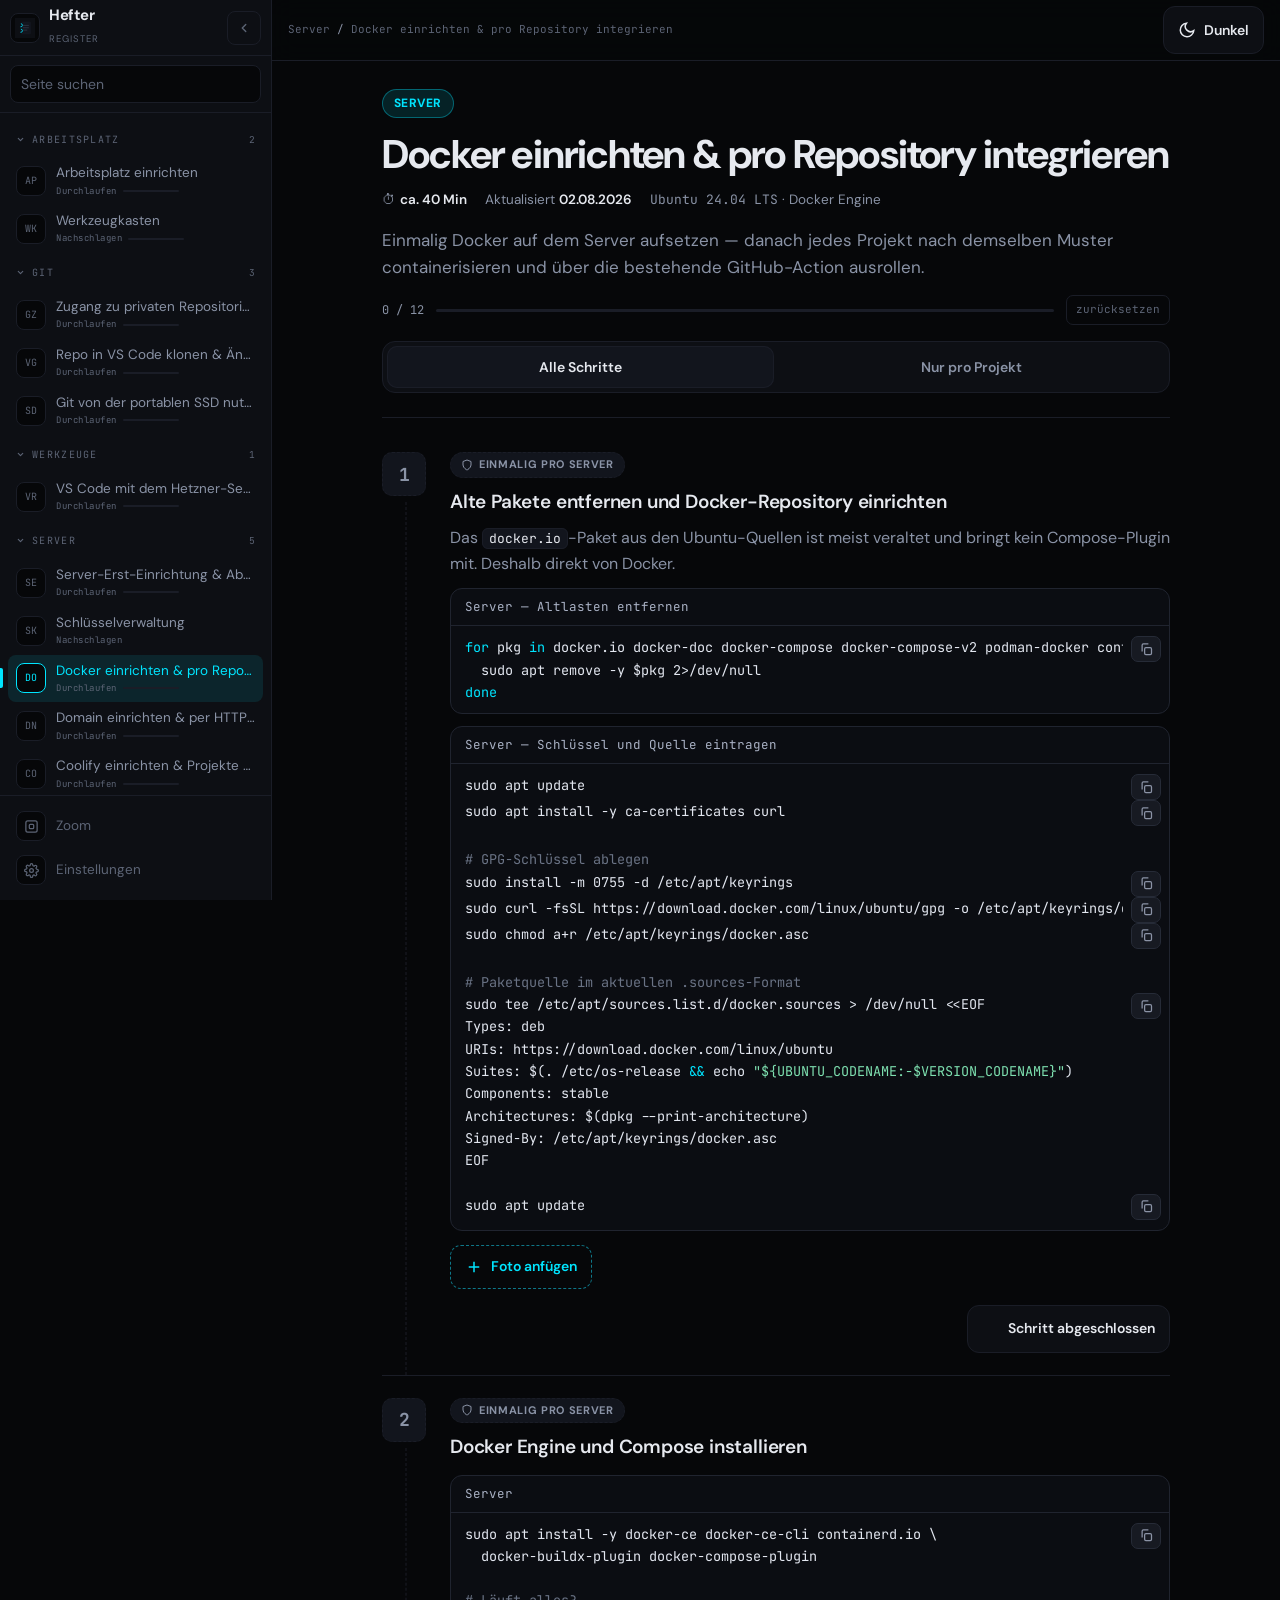
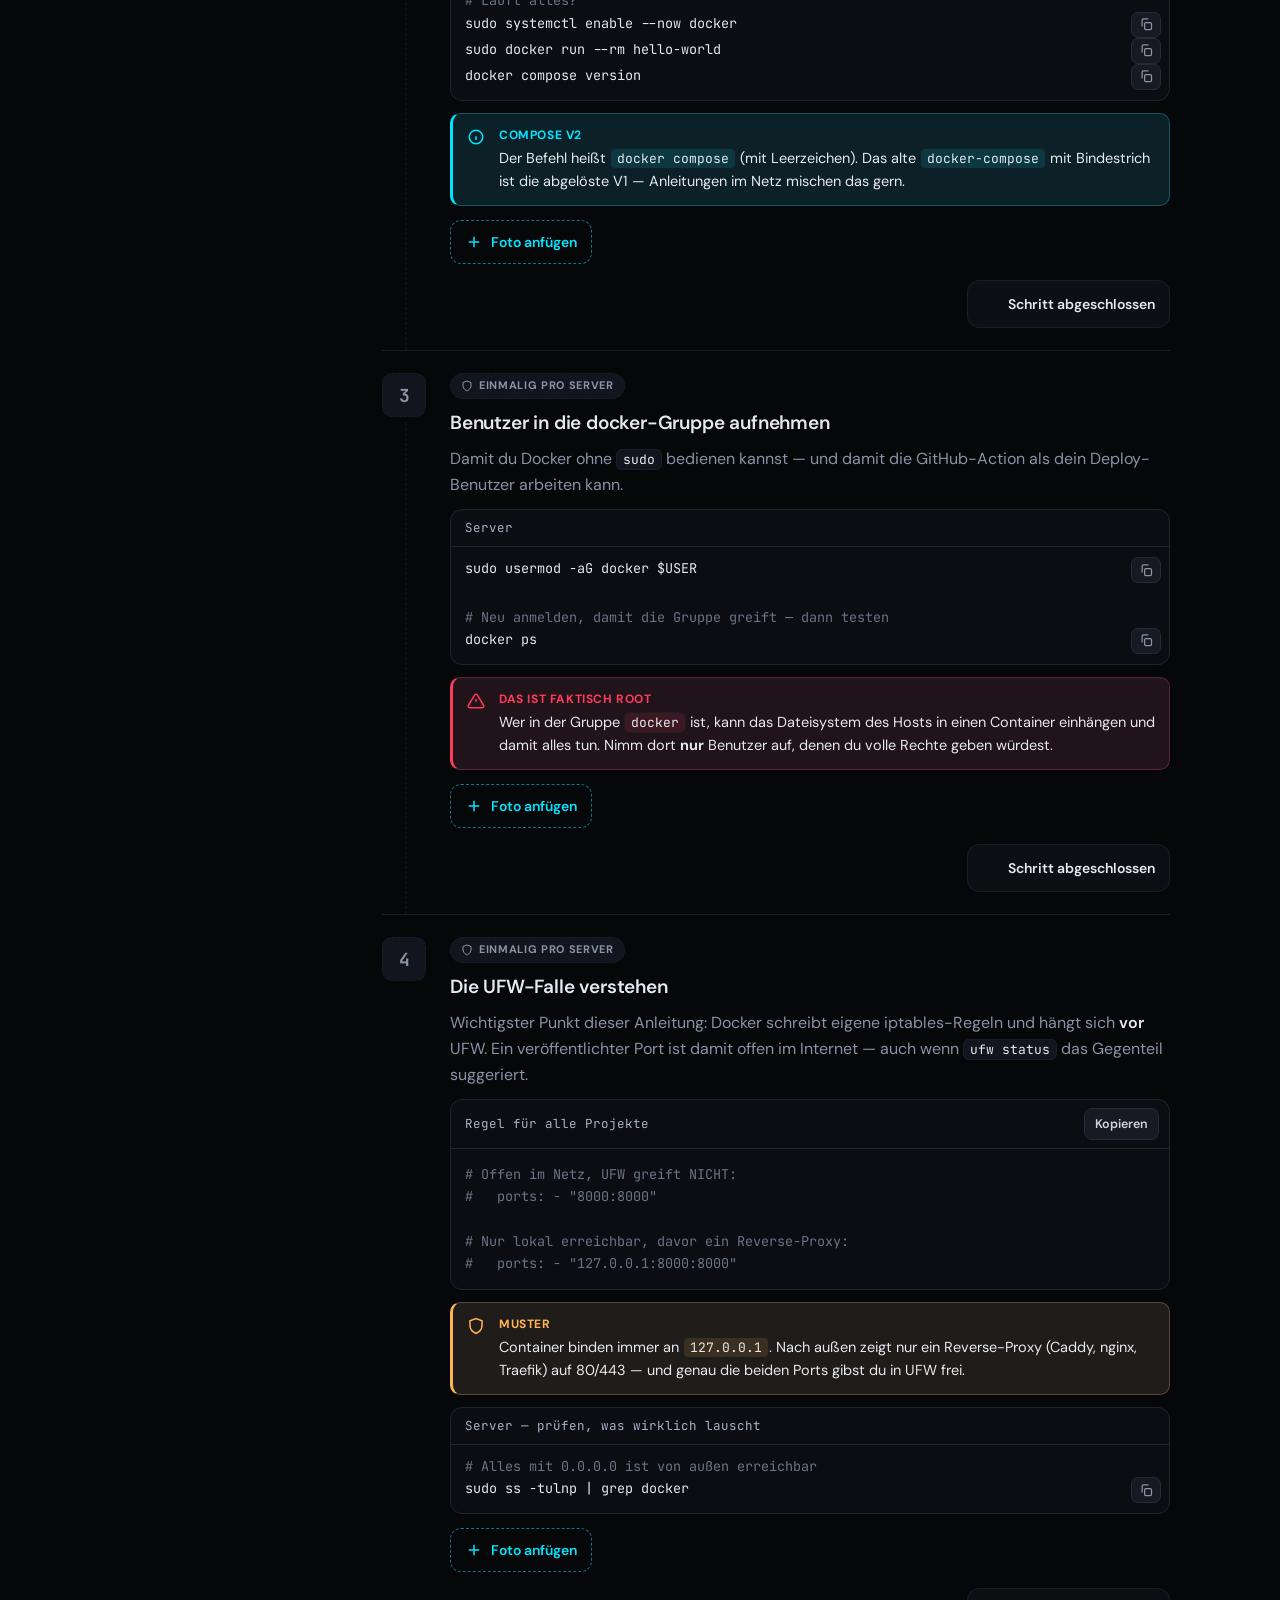
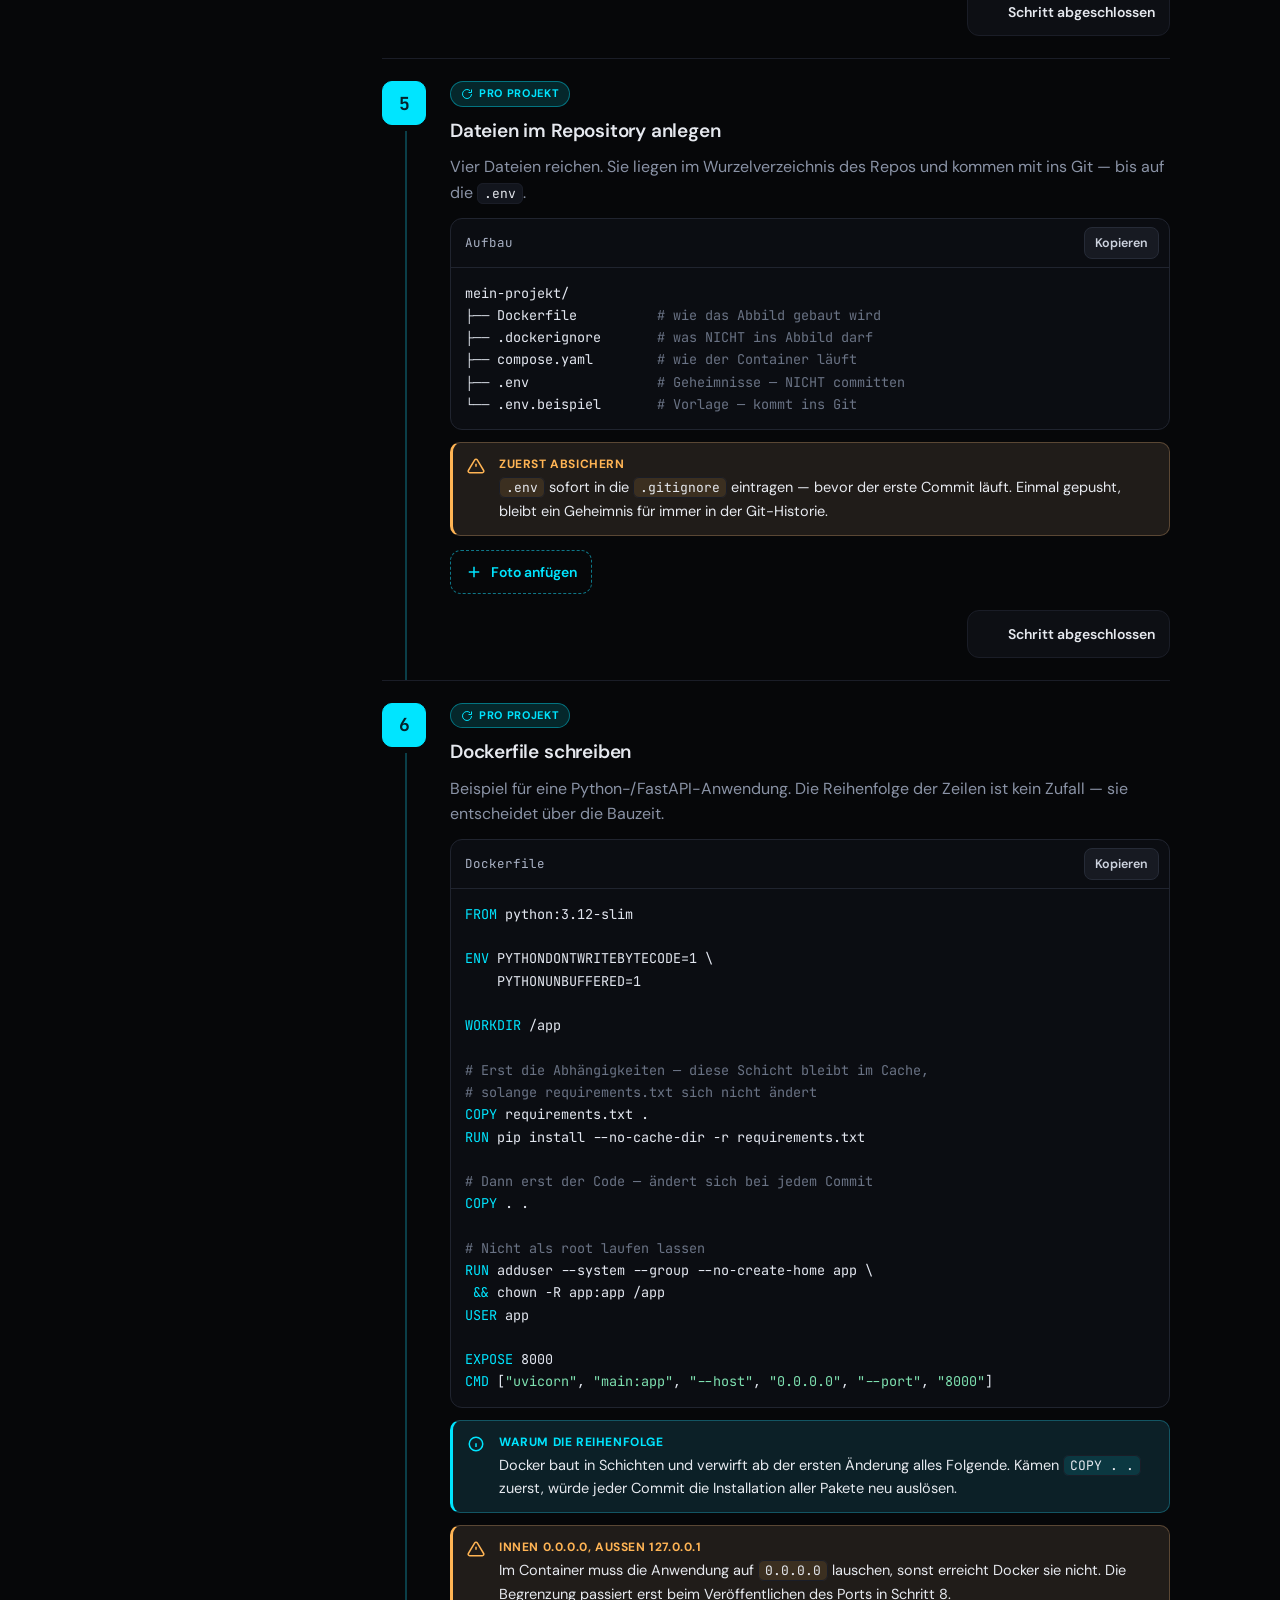
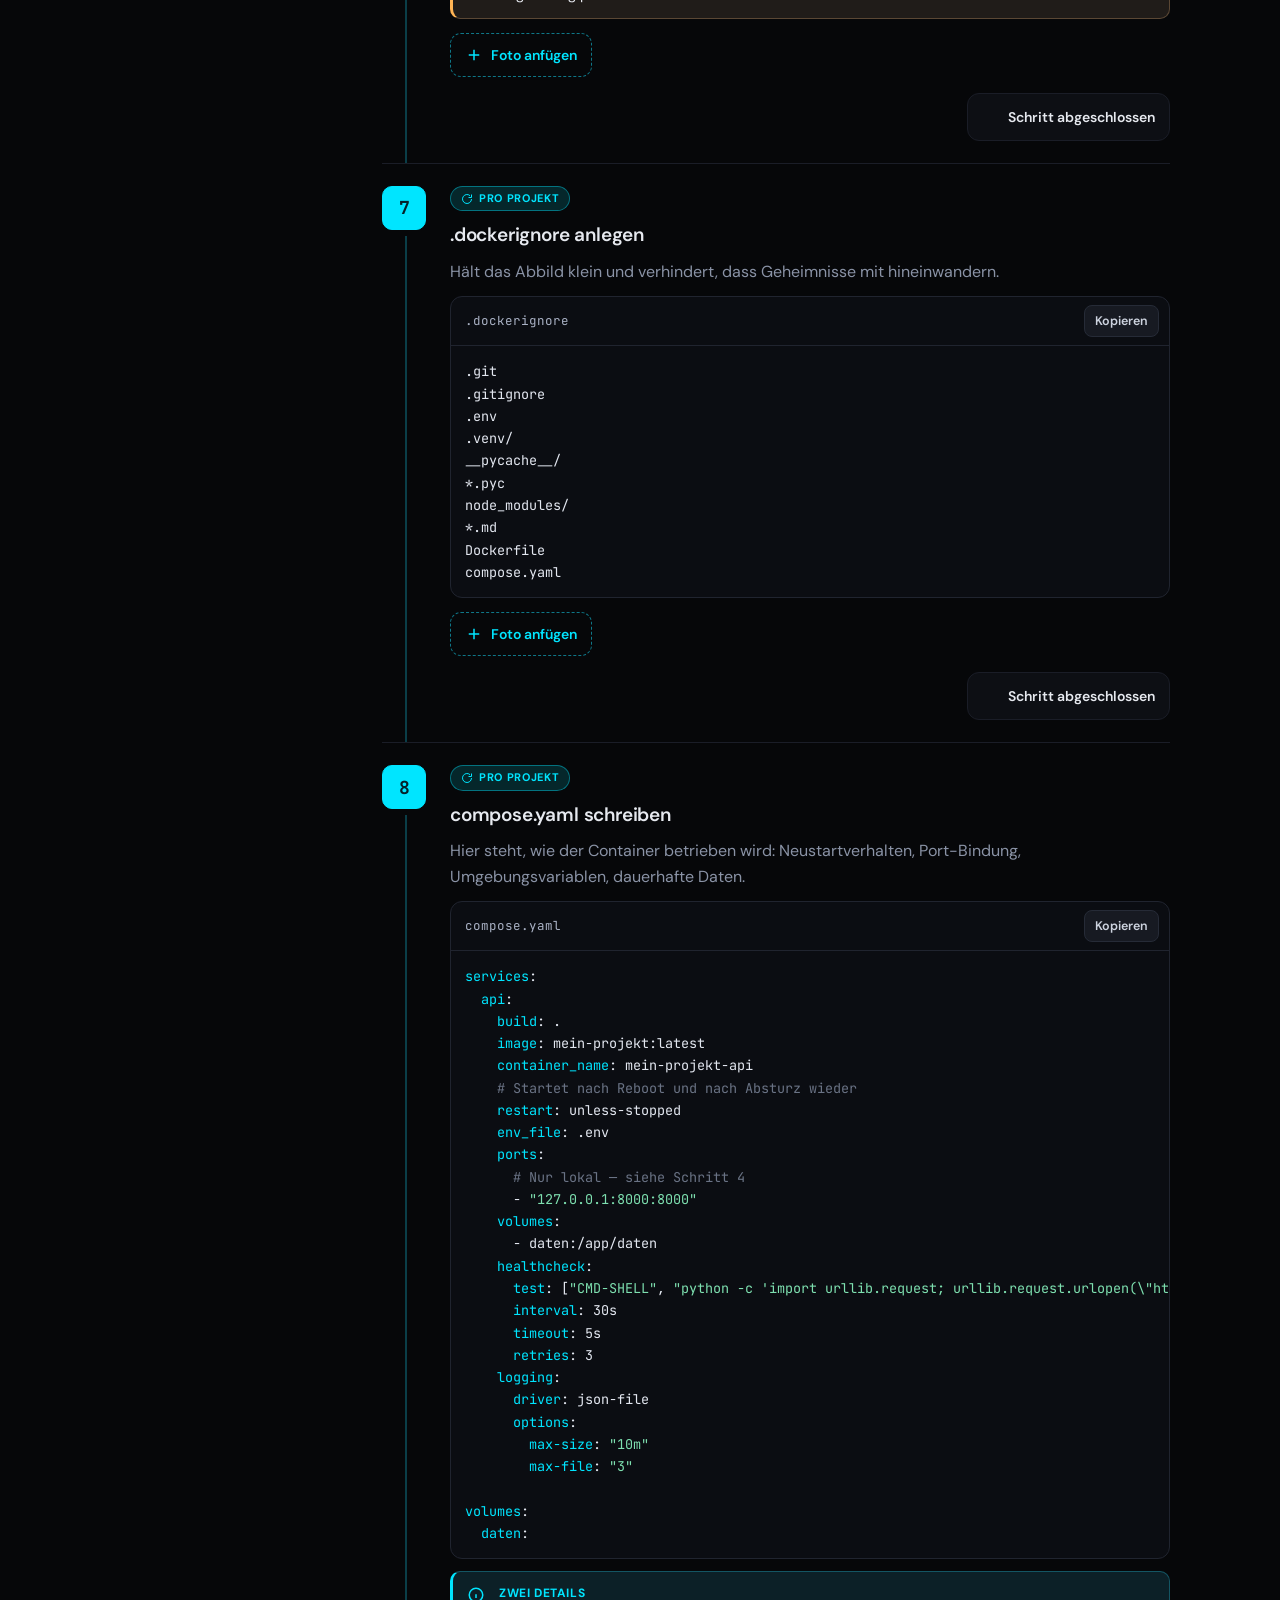
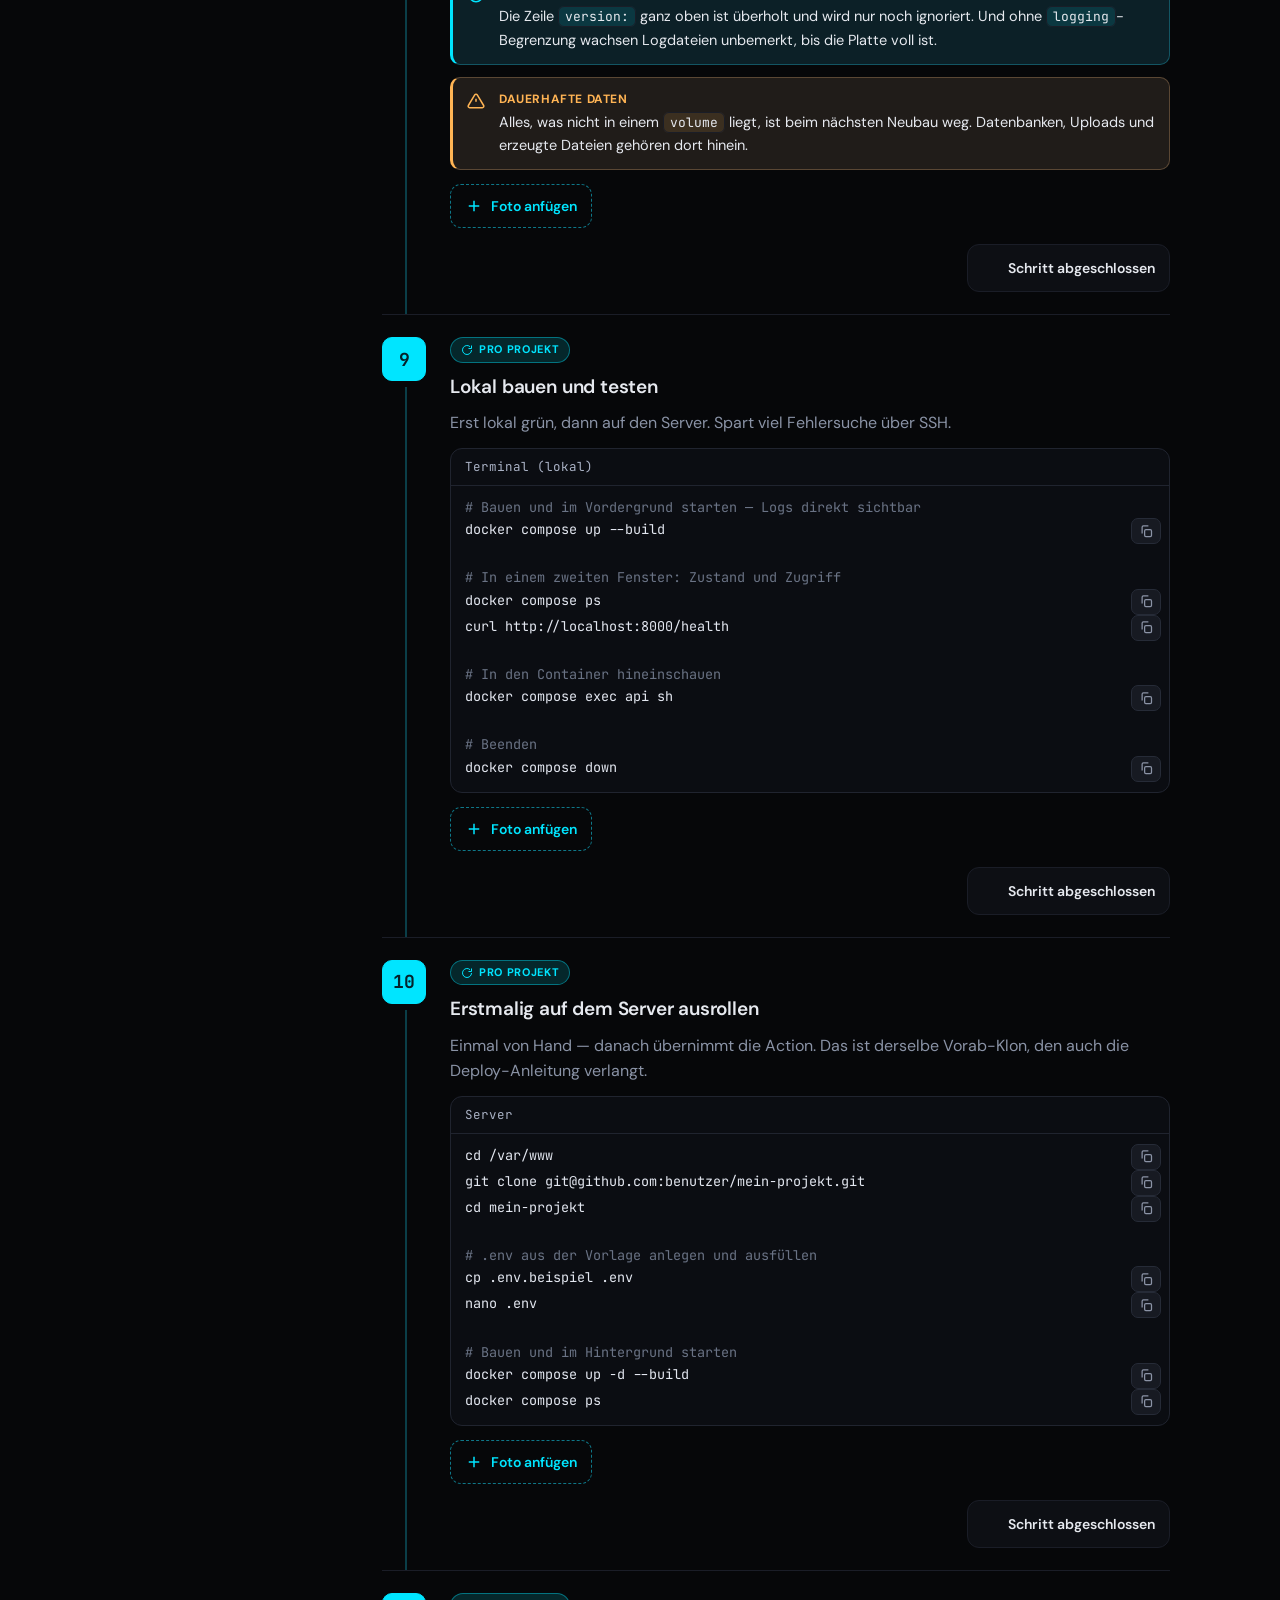
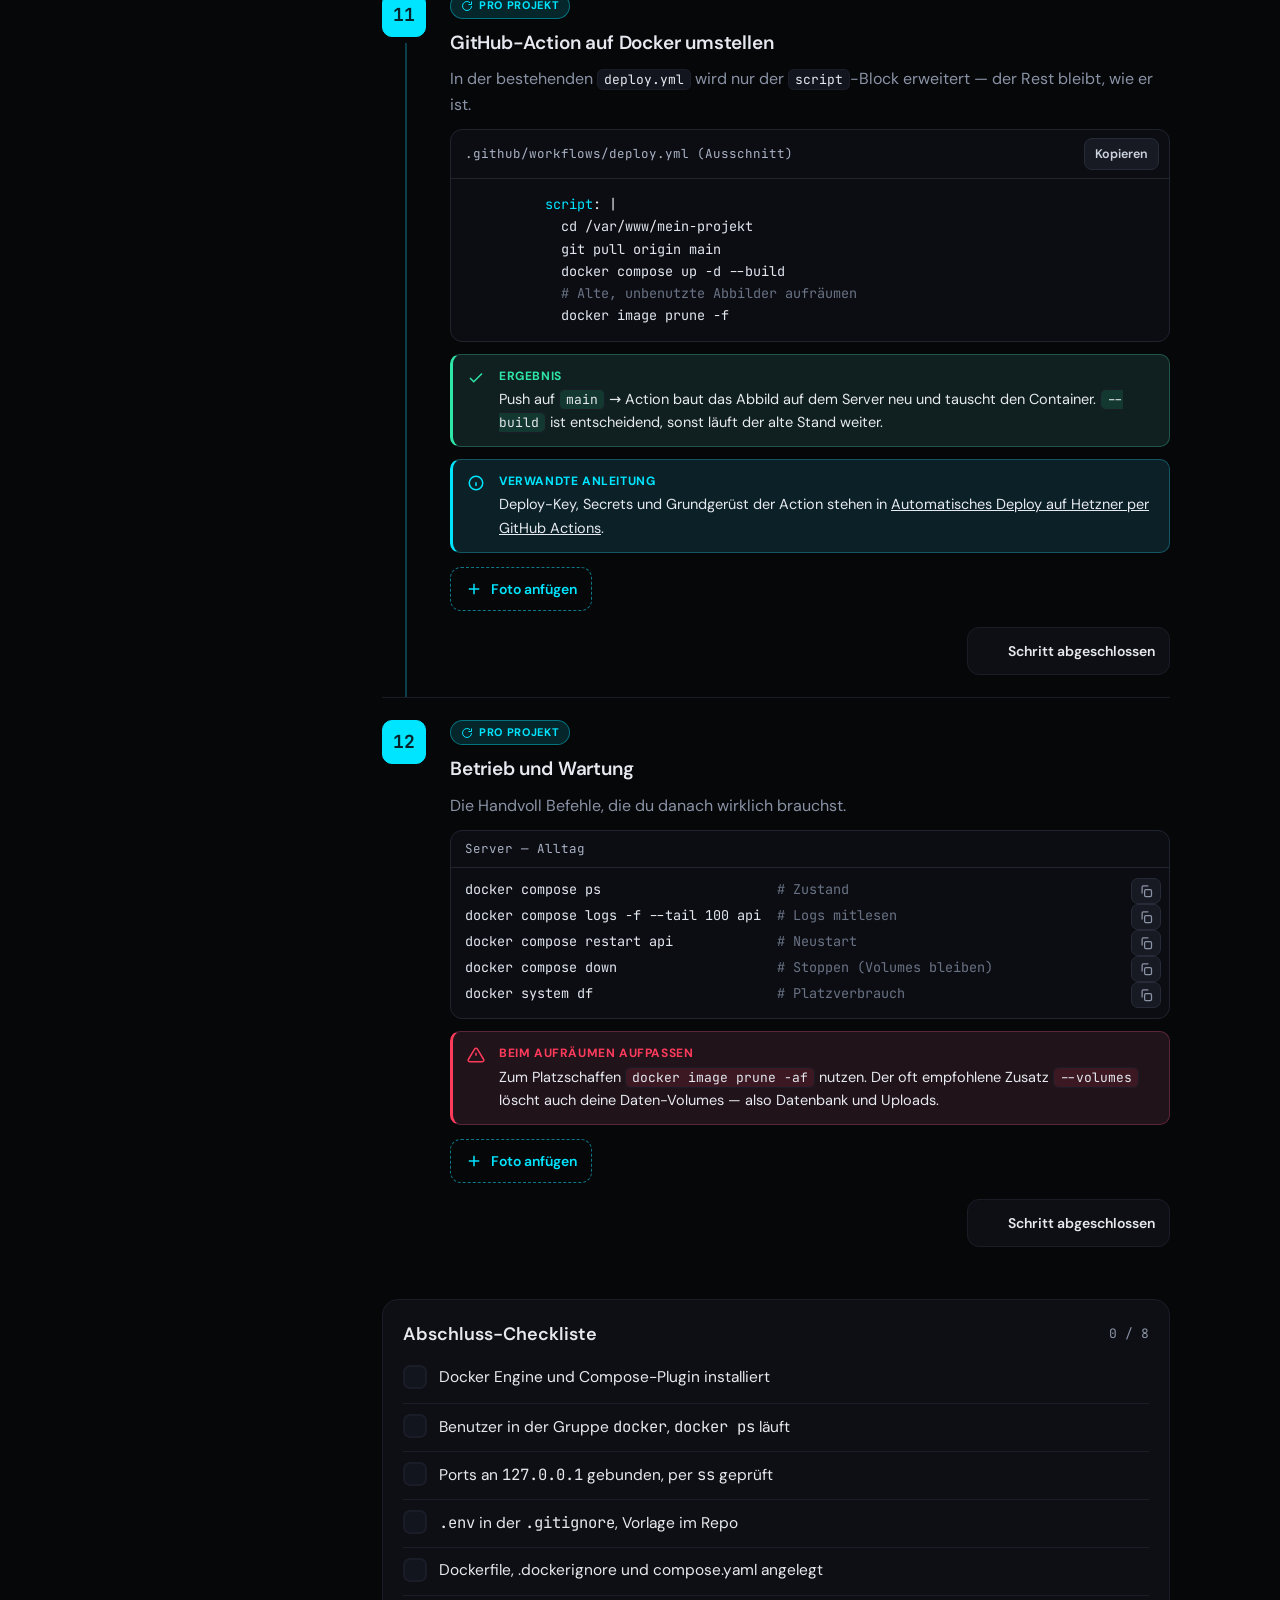
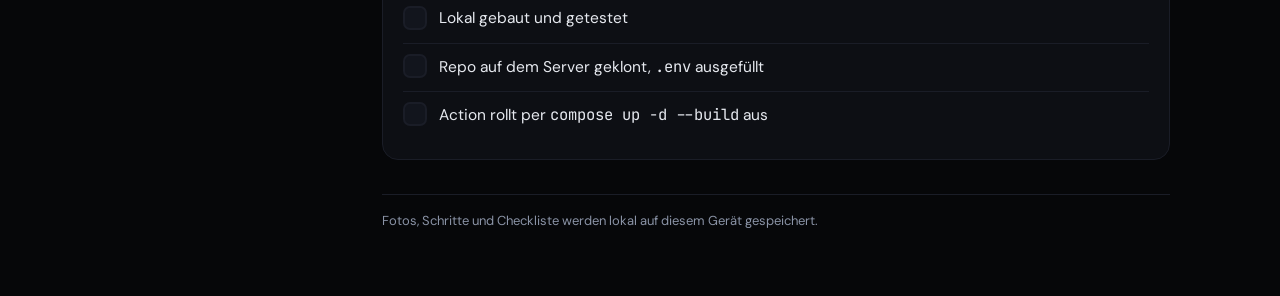
<file: anleitungen/docker-einrichtung.html>
<!DOCTYPE html>
<html lang="de" data-theme="dunkel">
<head>
<meta charset="UTF-8">
<meta name="description" content="Docker auf Ubuntu 24.04 einrichten und jedes Projekt nach demselben Muster containerisieren und per GitHub-Action ausrollen.">
<meta name="hefter-untertitel" content="Engine, Compose, Dockerfile, Deploy-Anbindung">
<meta name="hefter-stichworte" content="docker compose container dockerfile image volume repo repository deploy ufw ports registry engine buildx">
<meta name="hefter-kuerzel" content="DO">
<title>Docker einrichten &amp; pro Repo integrieren · Hefter</title>
<!-- KOPF-START · erzeugt von bauen.mjs — nicht von Hand ändern -->
<meta name="viewport" content="width=device-width, initial-scale=1, viewport-fit=cover">
<meta name="theme-color" content="#060709">
<link rel="manifest" href="../manifest.webmanifest">
<link rel="icon" href="../icons/01-ringe.svg" type="image/svg+xml">
<link rel="apple-touch-icon" href="../icons/png/01-ringe-192.png">
<link rel="stylesheet" href="../style.css">
<script>
/* Theme, Ansicht und Leisten-Zustand vor dem ersten Anstrich setzen — sonst
   blitzen helles Design, falsche Ansicht und breite Leiste kurz auf.
   localStorage liest synchron, deshalb geht das hier oben. "laedt" schaltet
   Übergänge bis zum ersten Bild ab; hefter.js nimmt die Klasse wieder weg.
   Wer eine weitere Einstellung ergänzt, die das Layout vor dem ersten
   Anstrich betrifft, ergänzt sie hier — nicht in hefter.js. */

/* Welche Ansicht gilt, entscheidet diese eine Funktion: aus der Wahl des
   Nutzers ("auto" oder eine der drei) wird die Ansicht, die wirklich
   angezeigt wird. Sie steht hier und nicht in hefter.js, weil sie vor dem
   ersten Anstrich laufen muss — hefter.js lädt erst am Dateiende. hefter.js
   ruft dieselbe Funktion beim Ändern des Fensters: eine Regel, eine Stelle. */
window.ansichtBestimmen = function (wahl) {
  /* Die Breite allein verwechselt ein kleines Fenster am Rechner mit einem
     Tablet, deshalb das Zeigegerät. Und die Höhe muss mit: ein quer
     gehaltenes iPhone ist 844px breit und wäre sonst als iPad durchgegangen. */
  var a = (wahl && wahl !== "auto") ? wahl
        : matchMedia("(max-width: 700px), (max-height: 500px)").matches ? "iphone"
        : matchMedia("(pointer: coarse)").matches ? "ipad" : "computer";
  /* Boden unter jeder Wahl: unter 640px bliebe neben der festen Leiste kein
     Inhalt mehr übrig. Wer auf dem Telefon "Computer" wählt, käme sonst an
     die Einstellung nicht mehr heran, mit der er es zurücknimmt. Gespeichert
     bleibt die Wahl — sie greift wieder, sobald das Fenster breit genug ist. */
  return (a !== "iphone" && matchMedia("(max-width: 640px)").matches) ? "iphone" : a;
};

var d = document.documentElement;
d.classList.add("laedt");
/* Erst ohne Speicher bestimmen, dann der Blick hinein: wirft localStorage
   (privater Modus), steht trotzdem eine Ansicht am <html>. Ohne sie griffe
   keine der drei und das Telefon bekäme die Computer-Darstellung. */
d.dataset.ansicht = ansichtBestimmen();
try {
  d.dataset.theme = localStorage.getItem("hefter:theme") || "dunkel";
  d.dataset.ansicht = ansichtBestimmen(localStorage.getItem("hefter:ansicht"));
  var a = d.dataset.ansicht;
  /* Auf dem iPhone gibt es den Schmal-Zustand nicht, auf dem iPad ist die
     Kürzelspalte die Vorgabe — eine ausdrückliche Wahl sticht beides. Weil
     die Klasse hier gar nicht erst gesetzt wird, wo es sie nicht gibt,
     braucht die iPhone-Ansicht in style.css kein !important dagegen. */
  var leiste = JSON.parse(localStorage.getItem("hefter:leiste") || "{}");
  if (a !== "iphone" && (leiste.schmal ?? a === "ipad")) d.classList.add("schmal");
  /* Abgeschaltete Bausteine je Ansicht. Gehört ebenfalls vor den ersten
     Anstrich: sonst blitzen Fotozonen und Kästen auf und verschwinden wieder.
     Nebenbei greift die Einstellung damit auch, wenn hefter.js gar nicht lädt. */
  var aus = JSON.parse(localStorage.getItem("hefter:anzeige") || "{}")[a] || [];
  for (var i = 0; i < aus.length; i++) d.classList.add("ohne-" + aus[i]);
} catch {}
</script>
</head>
<body data-seite="docker-einrichtung" data-basis="../">

<div class="schleier" data-schleier></div>

<nav class="leiste" aria-label="Register">
  <div class="l-kopf">
    <a class="l-marke" href="../index.html">
      <span class="logo"><img data-appicon src="../icons/01-ringe.svg" alt=""></span>
      <span class="wortmarke"><b>Hefter</b><small>Register</small></span>
    </a>
    <button class="klapp" data-klapp aria-label="Leiste einklappen" title="Strg+B">
      <svg viewBox="0 0 24 24" fill="none" stroke="currentColor" stroke-width="2.4" stroke-linecap="round" stroke-linejoin="round"><polyline points="15 18 9 12 15 6"/></svg>
    </button>
  </div>

  <div class="l-suche">
    <input id="leisteSuche" type="search" placeholder="Seite suchen" autocomplete="off" aria-label="Seite suchen">
    <button class="lupe" data-lupe aria-label="Suchen">
      <svg viewBox="0 0 24 24" fill="none" stroke="currentColor" stroke-width="2"><circle cx="11" cy="11" r="7"/><path d="M21 21l-4.3-4.3"/></svg>
    </button>
  </div>

  <div class="l-register" id="leisteRegister"></div>
  <p class="l-leer" id="leisteLeer">Keine Seite gefunden.</p>

  <div class="l-fuss">
    <a class="f-btn" href="../zoom.html">
      <span class="kuerzel" aria-hidden="true">
        <svg viewBox="0 0 24 24" fill="none" stroke="currentColor" stroke-width="2"><rect x="3" y="3" width="18" height="18" rx="3"/><rect x="8.5" y="8.5" width="7" height="7" rx="1.5"/></svg>
      </span>
      <span class="f-text">Zoom</span>
      <span class="blase">Zoom</span>
    </a>
    <a class="f-btn" href="../einstellungen.html">
      <span class="kuerzel" aria-hidden="true">
        <svg viewBox="0 0 24 24" fill="none" stroke="currentColor" stroke-width="2"><circle cx="12" cy="12" r="3"/><path d="M19.4 15a1.7 1.7 0 0 0 .34 1.87l.06.06a2 2 0 1 1-2.83 2.83l-.06-.06a1.7 1.7 0 0 0-1.87-.34 1.7 1.7 0 0 0-1.03 1.56V21a2 2 0 1 1-4 0v-.09a1.7 1.7 0 0 0-1.03-1.56 1.7 1.7 0 0 0-1.87.34l-.06.06a2 2 0 1 1-2.83-2.83l.06-.06A1.7 1.7 0 0 0 4.6 15a1.7 1.7 0 0 0-1.56-1.03H3a2 2 0 1 1 0-4h.09A1.7 1.7 0 0 0 4.6 8.94a1.7 1.7 0 0 0-.34-1.87l-.06-.06a2 2 0 1 1 2.83-2.83l.06.06a1.7 1.7 0 0 0 1.87.34H9a1.7 1.7 0 0 0 1.03-1.56V3a2 2 0 1 1 4 0v.09c0 .68.4 1.3 1.03 1.56a1.7 1.7 0 0 0 1.87-.34l.06-.06a2 2 0 1 1 2.83 2.83l-.06.06a1.7 1.7 0 0 0-.34 1.87V9c.26.63.88 1.03 1.56 1.03H21a2 2 0 1 1 0 4h-.09A1.7 1.7 0 0 0 19.4 15z"/></svg>
      </span>
      <span class="f-text">Einstellungen</span>
      <span class="blase">Einstellungen</span>
    </a>
  </div>
</nav>

<div class="inhalt">

<header class="i-kopf">
  <button class="brenner" data-brenner aria-label="Register öffnen" aria-expanded="false">
    <svg viewBox="0 0 24 24" fill="none" stroke="currentColor" stroke-width="2" stroke-linecap="round"><path d="M3 6h18M3 12h18M3 18h18"/></svg>
  </button>
  <span class="krumen" data-krumen></span>
  <button class="iconbtn" data-themebtn aria-label="Design wechseln — aktuell Dunkel">
    <svg viewBox="0 0 24 24" fill="none" stroke="currentColor" stroke-width="2"><path d="M21 12.8A9 9 0 1 1 11.2 3 7 7 0 0 0 21 12.8z"/></svg>
    <span class="lbl">Dunkel</span>
  </button>
</header>

<div class="wrap">
<!-- KOPF-ENDE -->

  <header class="guide-head">
    <span class="chip">Server</span>
    <h1>Docker einrichten &amp; pro Repository integrieren</h1>
    <div class="meta">
      <span>⏱ <b>ca. 40 Min</b></span>
      <span>Aktualisiert <b>02.08.2026</b></span>
      <span><span class="mono">Ubuntu 24.04 LTS</span> · Docker Engine</span>
    </div>
    <p class="lead">Einmalig Docker auf dem Server aufsetzen — danach jedes Projekt nach demselben Muster containerisieren und über die bestehende GitHub-Action ausrollen.</p>
    <div class="schrittstand">
      <span class="fs-zahl" data-fs-zahl>0 / 12</span>
      <span class="balken"><i data-fs-balken></i></span>
      <button class="fs-reset" type="button" data-fs-reset>zurücksetzen</button>
    </div>


    <div class="stufenfilter" role="group" aria-label="Schritte filtern">
      <button data-filter="alle" class="aktiv">Alle Schritte</button>
      <button data-filter="wiederkehrend">Nur pro Projekt</button>
    </div>
    <p class="stufen-hinweis">Die einmaligen Server-Schritte sind ausgeblendet — sichtbar bleibt der Weg, den du für jedes neue Projekt gehst.</p>
  </header>

  <main>

    <!-- ============ EINMALIG: Server ============ -->

    <!-- Schritt 1 -->
    <section class="step einmalig" data-schritt="docker-repo">
      <div class="rail"><button class="step-num" type="button" aria-pressed="false" aria-label="Schritt 1">1</button></div>
      <div class="step-body">
        <span class="stufe"><svg viewBox="0 0 24 24" fill="none" stroke="currentColor" stroke-width="2"><path d="M12 22s8-4 8-10V5l-8-3-8 3v7c0 6 8 10 8 10z"/></svg> Einmalig pro Server</span>
        <h2>Alte Pakete entfernen und Docker-Repository einrichten</h2>
        <p>Das <code>docker.io</code>-Paket aus den Ubuntu-Quellen ist meist veraltet und bringt kein Compose-Plugin mit. Deshalb direkt von Docker.</p>
        <div class="codebox">
          <div class="codebox-head"><span class="fname">Server — Altlasten entfernen</span><span class="spacer"></span><button class="copybtn">Kopieren</button></div>
          <pre><span class="befehl"><span class="tok-k">for</span> pkg <span class="tok-k">in</span> docker.io docker-doc docker-compose docker-compose-v2 podman-docker containerd runc; <span class="tok-k">do</span>
  sudo apt remove -y $pkg 2&gt;/dev/null
<span class="tok-k">done</span></span></pre>
        </div>
        <div class="codebox">
          <div class="codebox-head"><span class="fname">Server — Schlüssel und Quelle eintragen</span><span class="spacer"></span><button class="copybtn">Kopieren</button></div>
          <pre>sudo apt update
sudo apt install -y ca-certificates curl

<span class="tok-c"># GPG-Schlüssel ablegen</span>
sudo install -m 0755 -d /etc/apt/keyrings
sudo curl -fsSL https://download.docker.com/linux/ubuntu/gpg -o /etc/apt/keyrings/docker.asc
sudo chmod a+r /etc/apt/keyrings/docker.asc

<span class="tok-c"># Paketquelle im aktuellen .sources-Format</span>
<span class="befehl">sudo tee /etc/apt/sources.list.d/docker.sources &gt; /dev/null &lt;&lt;EOF
Types: deb
URIs: https://download.docker.com/linux/ubuntu
Suites: $(. /etc/os-release <span class="tok-k">&amp;&amp;</span> echo <span class="tok-s">"${UBUNTU_CODENAME:-$VERSION_CODENAME}"</span>)
Components: stable
Architectures: $(dpkg --print-architecture)
Signed-By: /etc/apt/keyrings/docker.asc
EOF</span>

sudo apt update</pre>
        </div>
        <div class="fotozone">
          <div class="fotos"></div>
          <button class="addfoto"><svg viewBox="0 0 24 24" fill="none" stroke="currentColor" stroke-width="2"><path d="M12 5v14M5 12h14"/></svg> Foto anfügen</button>
        </div>
      </div>
    </section>

    <!-- Schritt 2 -->
    <section class="step einmalig" data-schritt="engine-install">
      <div class="rail"><button class="step-num" type="button" aria-pressed="false" aria-label="Schritt 2">2</button></div>
      <div class="step-body">
        <span class="stufe"><svg viewBox="0 0 24 24" fill="none" stroke="currentColor" stroke-width="2"><path d="M12 22s8-4 8-10V5l-8-3-8 3v7c0 6 8 10 8 10z"/></svg> Einmalig pro Server</span>
        <h2>Docker Engine und Compose installieren</h2>
        <div class="codebox">
          <div class="codebox-head"><span class="fname">Server</span><span class="spacer"></span><button class="copybtn">Kopieren</button></div>
          <pre><span class="befehl">sudo apt install -y docker-ce docker-ce-cli containerd.io \
  docker-buildx-plugin docker-compose-plugin</span>

<span class="tok-c"># Läuft alles?</span>
sudo systemctl enable --now docker
sudo docker run --rm hello-world
docker compose version</pre>
        </div>
        <div class="callout info">
          <span class="ico"><svg viewBox="0 0 24 24" fill="none" stroke="currentColor" stroke-width="2"><circle cx="12" cy="12" r="9"/><path d="M12 16v-5M12 8h.01"/></svg></span>
          <div><div class="label">Compose V2</div><div class="txt">Der Befehl heißt <code>docker compose</code> (mit Leerzeichen). Das alte <code>docker-compose</code> mit Bindestrich ist die abgelöste V1 — Anleitungen im Netz mischen das gern.</div></div>
        </div>
        <div class="fotozone">
          <div class="fotos"></div>
          <button class="addfoto"><svg viewBox="0 0 24 24" fill="none" stroke="currentColor" stroke-width="2"><path d="M12 5v14M5 12h14"/></svg> Foto anfügen</button>
        </div>
      </div>
    </section>

    <!-- Schritt 3 -->
    <section class="step einmalig" data-schritt="docker-gruppe">
      <div class="rail"><button class="step-num" type="button" aria-pressed="false" aria-label="Schritt 3">3</button></div>
      <div class="step-body">
        <span class="stufe"><svg viewBox="0 0 24 24" fill="none" stroke="currentColor" stroke-width="2"><path d="M12 22s8-4 8-10V5l-8-3-8 3v7c0 6 8 10 8 10z"/></svg> Einmalig pro Server</span>
        <h2>Benutzer in die docker-Gruppe aufnehmen</h2>
        <p>Damit du Docker ohne <code>sudo</code> bedienen kannst — und damit die GitHub-Action als dein Deploy-Benutzer arbeiten kann.</p>
        <div class="codebox">
          <div class="codebox-head"><span class="fname">Server</span><span class="spacer"></span><button class="copybtn">Kopieren</button></div>
          <pre>sudo usermod -aG docker $USER

<span class="tok-c"># Neu anmelden, damit die Gruppe greift — dann testen</span>
docker ps</pre>
        </div>
        <div class="callout gefahr">
          <span class="ico"><svg viewBox="0 0 24 24" fill="none" stroke="currentColor" stroke-width="2"><path d="M12 9v4m0 4h.01M10.3 3.9L1.8 18a2 2 0 0 0 1.7 3h17a2 2 0 0 0 1.7-3L13.7 3.9a2 2 0 0 0-3.4 0z"/></svg></span>
          <div><div class="label">Das ist faktisch root</div><div class="txt">Wer in der Gruppe <code>docker</code> ist, kann das Dateisystem des Hosts in einen Container einhängen und damit alles tun. Nimm dort <b>nur</b> Benutzer auf, denen du volle Rechte geben würdest.</div></div>
        </div>
        <div class="fotozone">
          <div class="fotos"></div>
          <button class="addfoto"><svg viewBox="0 0 24 24" fill="none" stroke="currentColor" stroke-width="2"><path d="M12 5v14M5 12h14"/></svg> Foto anfügen</button>
        </div>
      </div>
    </section>

    <!-- Schritt 4 -->
    <section class="step einmalig stufenwechsel" data-schritt="ufw-falle">
      <div class="rail"><button class="step-num" type="button" aria-pressed="false" aria-label="Schritt 4">4</button></div>
      <div class="step-body">
        <span class="stufe"><svg viewBox="0 0 24 24" fill="none" stroke="currentColor" stroke-width="2"><path d="M12 22s8-4 8-10V5l-8-3-8 3v7c0 6 8 10 8 10z"/></svg> Einmalig pro Server</span>
        <h2>Die UFW-Falle verstehen</h2>
        <p>Wichtigster Punkt dieser Anleitung: Docker schreibt eigene iptables-Regeln und hängt sich <b>vor</b> UFW. Ein veröffentlichter Port ist damit offen im Internet — auch wenn <code>ufw status</code> das Gegenteil suggeriert.</p>
        <div class="codebox" data-typ="datei">
          <div class="codebox-head"><span class="fname">Regel für alle Projekte</span><span class="spacer"></span><button class="copybtn">Kopieren</button></div>
          <pre><span class="tok-c"># Offen im Netz, UFW greift NICHT:</span>
<span class="tok-c">#   ports: - "8000:8000"</span>

<span class="tok-c"># Nur lokal erreichbar, davor ein Reverse-Proxy:</span>
<span class="tok-c">#   ports: - "127.0.0.1:8000:8000"</span></pre>
        </div>
        <div class="callout sicher">
          <span class="ico"><svg viewBox="0 0 24 24" fill="none" stroke="currentColor" stroke-width="2"><path d="M12 22s8-4 8-10V5l-8-3-8 3v7c0 6 8 10 8 10z"/></svg></span>
          <div><div class="label">Muster</div><div class="txt">Container binden immer an <code>127.0.0.1</code>. Nach außen zeigt nur ein Reverse-Proxy (Caddy, nginx, Traefik) auf 80/443 — und genau die beiden Ports gibst du in UFW frei.</div></div>
        </div>
        <div class="codebox">
          <div class="codebox-head"><span class="fname">Server — prüfen, was wirklich lauscht</span><span class="spacer"></span><button class="copybtn">Kopieren</button></div>
          <pre><span class="tok-c"># Alles mit 0.0.0.0 ist von außen erreichbar</span>
sudo ss -tulnp | grep docker</pre>
        </div>
        <div class="fotozone">
          <div class="fotos"></div>
          <button class="addfoto"><svg viewBox="0 0 24 24" fill="none" stroke="currentColor" stroke-width="2"><path d="M12 5v14M5 12h14"/></svg> Foto anfügen</button>
        </div>
      </div>
    </section>

    <!-- ============ WIEDERKEHREND: pro Projekt ============ -->

    <!-- Schritt 5 -->
    <section class="step wiederkehrend" data-schritt="repo-dateien">
      <div class="rail"><button class="step-num" type="button" aria-pressed="false" aria-label="Schritt 5">5</button></div>
      <div class="step-body">
        <span class="stufe"><svg viewBox="0 0 24 24" fill="none" stroke="currentColor" stroke-width="2"><path d="M21 12a9 9 0 1 1-3-6.7M21 3v6h-6"/></svg> Pro Projekt</span>
        <h2>Dateien im Repository anlegen</h2>
        <p>Vier Dateien reichen. Sie liegen im Wurzelverzeichnis des Repos und kommen mit ins Git — bis auf die <code>.env</code>.</p>
        <div class="codebox" data-typ="datei">
          <div class="codebox-head"><span class="fname">Aufbau</span><span class="spacer"></span><button class="copybtn">Kopieren</button></div>
          <pre>mein-projekt/
├── Dockerfile          <span class="tok-c"># wie das Abbild gebaut wird</span>
├── .dockerignore       <span class="tok-c"># was NICHT ins Abbild darf</span>
├── compose.yaml        <span class="tok-c"># wie der Container läuft</span>
├── .env                <span class="tok-c"># Geheimnisse — NICHT committen</span>
└── .env.beispiel       <span class="tok-c"># Vorlage — kommt ins Git</span></pre>
        </div>
        <div class="callout achtung">
          <span class="ico"><svg viewBox="0 0 24 24" fill="none" stroke="currentColor" stroke-width="2"><path d="M12 9v4m0 4h.01M10.3 3.9L1.8 18a2 2 0 0 0 1.7 3h17a2 2 0 0 0 1.7-3L13.7 3.9a2 2 0 0 0-3.4 0z"/></svg></span>
          <div><div class="label">Zuerst absichern</div><div class="txt"><code>.env</code> sofort in die <code>.gitignore</code> eintragen — bevor der erste Commit läuft. Einmal gepusht, bleibt ein Geheimnis für immer in der Git-Historie.</div></div>
        </div>
        <div class="fotozone">
          <div class="fotos"></div>
          <button class="addfoto"><svg viewBox="0 0 24 24" fill="none" stroke="currentColor" stroke-width="2"><path d="M12 5v14M5 12h14"/></svg> Foto anfügen</button>
        </div>
      </div>
    </section>

    <!-- Schritt 6 -->
    <section class="step wiederkehrend" data-schritt="dockerfile">
      <div class="rail"><button class="step-num" type="button" aria-pressed="false" aria-label="Schritt 6">6</button></div>
      <div class="step-body">
        <span class="stufe"><svg viewBox="0 0 24 24" fill="none" stroke="currentColor" stroke-width="2"><path d="M21 12a9 9 0 1 1-3-6.7M21 3v6h-6"/></svg> Pro Projekt</span>
        <h2>Dockerfile schreiben</h2>
        <p>Beispiel für eine Python-/FastAPI-Anwendung. Die Reihenfolge der Zeilen ist kein Zufall — sie entscheidet über die Bauzeit.</p>
        <div class="codebox" data-typ="datei">
          <div class="codebox-head"><span class="fname">Dockerfile</span><span class="spacer"></span><button class="copybtn">Kopieren</button></div>
          <pre><span class="tok-k">FROM</span> python:3.12-slim

<span class="tok-k">ENV</span> PYTHONDONTWRITEBYTECODE=1 \
    PYTHONUNBUFFERED=1

<span class="tok-k">WORKDIR</span> /app

<span class="tok-c"># Erst die Abhängigkeiten — diese Schicht bleibt im Cache,</span>
<span class="tok-c"># solange requirements.txt sich nicht ändert</span>
<span class="tok-k">COPY</span> requirements.txt .
<span class="tok-k">RUN</span> pip install --no-cache-dir -r requirements.txt

<span class="tok-c"># Dann erst der Code — ändert sich bei jedem Commit</span>
<span class="tok-k">COPY</span> . .

<span class="tok-c"># Nicht als root laufen lassen</span>
<span class="tok-k">RUN</span> adduser --system --group --no-create-home app \
 <span class="tok-k">&amp;&amp;</span> chown -R app:app /app
<span class="tok-k">USER</span> app

<span class="tok-k">EXPOSE</span> 8000
<span class="tok-k">CMD</span> [<span class="tok-s">"uvicorn"</span>, <span class="tok-s">"main:app"</span>, <span class="tok-s">"--host"</span>, <span class="tok-s">"0.0.0.0"</span>, <span class="tok-s">"--port"</span>, <span class="tok-s">"8000"</span>]</pre>
        </div>
        <div class="callout info">
          <span class="ico"><svg viewBox="0 0 24 24" fill="none" stroke="currentColor" stroke-width="2"><circle cx="12" cy="12" r="9"/><path d="M12 16v-5M12 8h.01"/></svg></span>
          <div><div class="label">Warum die Reihenfolge</div><div class="txt">Docker baut in Schichten und verwirft ab der ersten Änderung alles Folgende. Kämen <code>COPY . .</code> zuerst, würde jeder Commit die Installation aller Pakete neu auslösen.</div></div>
        </div>
        <div class="callout achtung">
          <span class="ico"><svg viewBox="0 0 24 24" fill="none" stroke="currentColor" stroke-width="2"><path d="M12 9v4m0 4h.01M10.3 3.9L1.8 18a2 2 0 0 0 1.7 3h17a2 2 0 0 0 1.7-3L13.7 3.9a2 2 0 0 0-3.4 0z"/></svg></span>
          <div><div class="label">Innen 0.0.0.0, außen 127.0.0.1</div><div class="txt">Im Container muss die Anwendung auf <code>0.0.0.0</code> lauschen, sonst erreicht Docker sie nicht. Die Begrenzung passiert erst beim Veröffentlichen des Ports in Schritt 8.</div></div>
        </div>
        <div class="fotozone">
          <div class="fotos"></div>
          <button class="addfoto"><svg viewBox="0 0 24 24" fill="none" stroke="currentColor" stroke-width="2"><path d="M12 5v14M5 12h14"/></svg> Foto anfügen</button>
        </div>
      </div>
    </section>

    <!-- Schritt 7 -->
    <section class="step wiederkehrend" data-schritt="dockerignore">
      <div class="rail"><button class="step-num" type="button" aria-pressed="false" aria-label="Schritt 7">7</button></div>
      <div class="step-body">
        <span class="stufe"><svg viewBox="0 0 24 24" fill="none" stroke="currentColor" stroke-width="2"><path d="M21 12a9 9 0 1 1-3-6.7M21 3v6h-6"/></svg> Pro Projekt</span>
        <h2>.dockerignore anlegen</h2>
        <p>Hält das Abbild klein und verhindert, dass Geheimnisse mit hineinwandern.</p>
        <div class="codebox" data-typ="datei">
          <div class="codebox-head"><span class="fname">.dockerignore</span><span class="spacer"></span><button class="copybtn">Kopieren</button></div>
          <pre>.git
.gitignore
.env
.venv/
__pycache__/
*.pyc
node_modules/
*.md
Dockerfile
compose.yaml</pre>
        </div>
        <div class="fotozone">
          <div class="fotos"></div>
          <button class="addfoto"><svg viewBox="0 0 24 24" fill="none" stroke="currentColor" stroke-width="2"><path d="M12 5v14M5 12h14"/></svg> Foto anfügen</button>
        </div>
      </div>
    </section>

    <!-- Schritt 8 -->
    <section class="step wiederkehrend" data-schritt="compose">
      <div class="rail"><button class="step-num" type="button" aria-pressed="false" aria-label="Schritt 8">8</button></div>
      <div class="step-body">
        <span class="stufe"><svg viewBox="0 0 24 24" fill="none" stroke="currentColor" stroke-width="2"><path d="M21 12a9 9 0 1 1-3-6.7M21 3v6h-6"/></svg> Pro Projekt</span>
        <h2>compose.yaml schreiben</h2>
        <p>Hier steht, wie der Container betrieben wird: Neustartverhalten, Port-Bindung, Umgebungsvariablen, dauerhafte Daten.</p>
        <div class="codebox" data-typ="datei">
          <div class="codebox-head"><span class="fname">compose.yaml</span><span class="spacer"></span><button class="copybtn">Kopieren</button></div>
          <pre><span class="tok-k">services</span>:
  <span class="tok-k">api</span>:
    <span class="tok-k">build</span>: .
    <span class="tok-k">image</span>: mein-projekt:latest
    <span class="tok-k">container_name</span>: mein-projekt-api
    <span class="tok-c"># Startet nach Reboot und nach Absturz wieder</span>
    <span class="tok-k">restart</span>: unless-stopped
    <span class="tok-k">env_file</span>: .env
    <span class="tok-k">ports</span>:
      <span class="tok-c"># Nur lokal — siehe Schritt 4</span>
      - <span class="tok-s">"127.0.0.1:8000:8000"</span>
    <span class="tok-k">volumes</span>:
      - daten:/app/daten
    <span class="tok-k">healthcheck</span>:
      <span class="tok-k">test</span>: [<span class="tok-s">"CMD-SHELL"</span>, <span class="tok-s">"python -c 'import urllib.request; urllib.request.urlopen(\"http://localhost:8000/health\")'"</span>]
      <span class="tok-k">interval</span>: 30s
      <span class="tok-k">timeout</span>: 5s
      <span class="tok-k">retries</span>: 3
    <span class="tok-k">logging</span>:
      <span class="tok-k">driver</span>: json-file
      <span class="tok-k">options</span>:
        <span class="tok-k">max-size</span>: <span class="tok-s">"10m"</span>
        <span class="tok-k">max-file</span>: <span class="tok-s">"3"</span>

<span class="tok-k">volumes</span>:
  <span class="tok-k">daten</span>:</pre>
        </div>
        <div class="callout info">
          <span class="ico"><svg viewBox="0 0 24 24" fill="none" stroke="currentColor" stroke-width="2"><circle cx="12" cy="12" r="9"/><path d="M12 16v-5M12 8h.01"/></svg></span>
          <div><div class="label">Zwei Details</div><div class="txt">Die Zeile <code>version:</code> ganz oben ist überholt und wird nur noch ignoriert. Und ohne <code>logging</code>-Begrenzung wachsen Logdateien unbemerkt, bis die Platte voll ist.</div></div>
        </div>
        <div class="callout achtung">
          <span class="ico"><svg viewBox="0 0 24 24" fill="none" stroke="currentColor" stroke-width="2"><path d="M12 9v4m0 4h.01M10.3 3.9L1.8 18a2 2 0 0 0 1.7 3h17a2 2 0 0 0 1.7-3L13.7 3.9a2 2 0 0 0-3.4 0z"/></svg></span>
          <div><div class="label">Dauerhafte Daten</div><div class="txt">Alles, was nicht in einem <code>volume</code> liegt, ist beim nächsten Neubau weg. Datenbanken, Uploads und erzeugte Dateien gehören dort hinein.</div></div>
        </div>
        <div class="fotozone">
          <div class="fotos"></div>
          <button class="addfoto"><svg viewBox="0 0 24 24" fill="none" stroke="currentColor" stroke-width="2"><path d="M12 5v14M5 12h14"/></svg> Foto anfügen</button>
        </div>
      </div>
    </section>

    <!-- Schritt 9 -->
    <section class="step wiederkehrend" data-schritt="lokal-test">
      <div class="rail"><button class="step-num" type="button" aria-pressed="false" aria-label="Schritt 9">9</button></div>
      <div class="step-body">
        <span class="stufe"><svg viewBox="0 0 24 24" fill="none" stroke="currentColor" stroke-width="2"><path d="M21 12a9 9 0 1 1-3-6.7M21 3v6h-6"/></svg> Pro Projekt</span>
        <h2>Lokal bauen und testen</h2>
        <p>Erst lokal grün, dann auf den Server. Spart viel Fehlersuche über SSH.</p>
        <div class="codebox">
          <div class="codebox-head"><span class="fname">Terminal (lokal)</span><span class="spacer"></span><button class="copybtn">Kopieren</button></div>
          <pre><span class="tok-c"># Bauen und im Vordergrund starten — Logs direkt sichtbar</span>
docker compose up --build

<span class="tok-c"># In einem zweiten Fenster: Zustand und Zugriff</span>
docker compose ps
curl http://localhost:8000/health

<span class="tok-c"># In den Container hineinschauen</span>
docker compose exec api sh

<span class="tok-c"># Beenden</span>
docker compose down</pre>
        </div>
        <div class="fotozone">
          <div class="fotos"></div>
          <button class="addfoto"><svg viewBox="0 0 24 24" fill="none" stroke="currentColor" stroke-width="2"><path d="M12 5v14M5 12h14"/></svg> Foto anfügen</button>
        </div>
      </div>
    </section>

    <!-- Schritt 10 -->
    <section class="step wiederkehrend" data-schritt="erstes-deploy">
      <div class="rail"><button class="step-num" type="button" aria-pressed="false" aria-label="Schritt 10">10</button></div>
      <div class="step-body">
        <span class="stufe"><svg viewBox="0 0 24 24" fill="none" stroke="currentColor" stroke-width="2"><path d="M21 12a9 9 0 1 1-3-6.7M21 3v6h-6"/></svg> Pro Projekt</span>
        <h2>Erstmalig auf dem Server ausrollen</h2>
        <p>Einmal von Hand — danach übernimmt die Action. Das ist derselbe Vorab-Klon, den auch die Deploy-Anleitung verlangt.</p>
        <div class="codebox">
          <div class="codebox-head"><span class="fname">Server</span><span class="spacer"></span><button class="copybtn">Kopieren</button></div>
          <pre>cd /var/www
git clone git@github.com:benutzer/mein-projekt.git
cd mein-projekt

<span class="tok-c"># .env aus der Vorlage anlegen und ausfüllen</span>
cp .env.beispiel .env
nano .env

<span class="tok-c"># Bauen und im Hintergrund starten</span>
docker compose up -d --build
docker compose ps</pre>
        </div>
        <div class="fotozone">
          <div class="fotos"></div>
          <button class="addfoto"><svg viewBox="0 0 24 24" fill="none" stroke="currentColor" stroke-width="2"><path d="M12 5v14M5 12h14"/></svg> Foto anfügen</button>
        </div>
      </div>
    </section>

    <!-- Schritt 11 -->
    <section class="step wiederkehrend" data-schritt="action-docker">
      <div class="rail"><button class="step-num" type="button" aria-pressed="false" aria-label="Schritt 11">11</button></div>
      <div class="step-body">
        <span class="stufe"><svg viewBox="0 0 24 24" fill="none" stroke="currentColor" stroke-width="2"><path d="M21 12a9 9 0 1 1-3-6.7M21 3v6h-6"/></svg> Pro Projekt</span>
        <h2>GitHub-Action auf Docker umstellen</h2>
        <p>In der bestehenden <code>deploy.yml</code> wird nur der <code>script</code>-Block erweitert — der Rest bleibt, wie er ist.</p>
        <div class="codebox" data-typ="datei">
          <div class="codebox-head"><span class="fname">.github/workflows/deploy.yml (Ausschnitt)</span><span class="spacer"></span><button class="copybtn">Kopieren</button></div>
          <pre>          <span class="tok-k">script</span>: |
            cd /var/www/mein-projekt
            git pull origin main
            docker compose up -d --build
            <span class="tok-c"># Alte, unbenutzte Abbilder aufräumen</span>
            docker image prune -f</pre>
        </div>
        <div class="callout ergebnis">
          <span class="ico"><svg viewBox="0 0 24 24" fill="none" stroke="currentColor" stroke-width="2"><path d="M20 6L9 17l-5-5"/></svg></span>
          <div><div class="label">Ergebnis</div><div class="txt">Push auf <code>main</code> → Action baut das Abbild auf dem Server neu und tauscht den Container. <code>--build</code> ist entscheidend, sonst läuft der alte Stand weiter.</div></div>
        </div>
        <div class="callout info">
          <span class="ico"><svg viewBox="0 0 24 24" fill="none" stroke="currentColor" stroke-width="2"><circle cx="12" cy="12" r="9"/><path d="M12 16v-5M12 8h.01"/></svg></span>
          <div><div class="label">Verwandte Anleitung</div><div class="txt">Deploy-Key, Secrets und Grundgerüst der Action stehen in <a href="hetzner-deploy.html">Automatisches Deploy auf Hetzner per GitHub Actions</a>.</div></div>
        </div>
        <div class="fotozone">
          <div class="fotos"></div>
          <button class="addfoto"><svg viewBox="0 0 24 24" fill="none" stroke="currentColor" stroke-width="2"><path d="M12 5v14M5 12h14"/></svg> Foto anfügen</button>
        </div>
      </div>
    </section>

    <!-- Schritt 12 -->
    <section class="step wiederkehrend" data-schritt="betrieb">
      <div class="rail"><button class="step-num" type="button" aria-pressed="false" aria-label="Schritt 12">12</button></div>
      <div class="step-body">
        <span class="stufe"><svg viewBox="0 0 24 24" fill="none" stroke="currentColor" stroke-width="2"><path d="M21 12a9 9 0 1 1-3-6.7M21 3v6h-6"/></svg> Pro Projekt</span>
        <h2>Betrieb und Wartung</h2>
        <p>Die Handvoll Befehle, die du danach wirklich brauchst.</p>
        <div class="codebox">
          <div class="codebox-head"><span class="fname">Server — Alltag</span><span class="spacer"></span><button class="copybtn">Kopieren</button></div>
          <pre>docker compose ps                      <span class="tok-c"># Zustand</span>
docker compose logs -f --tail 100 api  <span class="tok-c"># Logs mitlesen</span>
docker compose restart api             <span class="tok-c"># Neustart</span>
docker compose down                    <span class="tok-c"># Stoppen (Volumes bleiben)</span>
docker system df                       <span class="tok-c"># Platzverbrauch</span></pre>
        </div>
        <div class="callout gefahr">
          <span class="ico"><svg viewBox="0 0 24 24" fill="none" stroke="currentColor" stroke-width="2"><path d="M12 9v4m0 4h.01M10.3 3.9L1.8 18a2 2 0 0 0 1.7 3h17a2 2 0 0 0 1.7-3L13.7 3.9a2 2 0 0 0-3.4 0z"/></svg></span>
          <div><div class="label">Beim Aufräumen aufpassen</div><div class="txt">Zum Platzschaffen <code>docker image prune -af</code> nutzen. Der oft empfohlene Zusatz <code>--volumes</code> löscht auch deine Daten-Volumes — also Datenbank und Uploads.</div></div>
        </div>
        <div class="fotozone">
          <div class="fotos"></div>
          <button class="addfoto"><svg viewBox="0 0 24 24" fill="none" stroke="currentColor" stroke-width="2"><path d="M12 5v14M5 12h14"/></svg> Foto anfügen</button>
        </div>
      </div>
    </section>

  </main>

  <!-- Abschluss-Checkliste -->
  <div class="checkliste">
    <header>
      <h2>Abschluss-Checkliste</h2>
      <span class="fortschritt" id="chkStand">0 / 8</span>
    </header>
    <div class="check" data-check="engine"><span class="box"><svg viewBox="0 0 24 24" fill="none" stroke="currentColor" stroke-width="3"><path d="M20 6L9 17l-5-5"/></svg></span><span class="lbl">Docker Engine und Compose-Plugin installiert</span></div>
    <div class="check" data-check="gruppe"><span class="box"><svg viewBox="0 0 24 24" fill="none" stroke="currentColor" stroke-width="3"><path d="M20 6L9 17l-5-5"/></svg></span><span class="lbl">Benutzer in der Gruppe <code>docker</code>, <code>docker ps</code> läuft</span></div>
    <div class="check" data-check="ports-lokal"><span class="box"><svg viewBox="0 0 24 24" fill="none" stroke="currentColor" stroke-width="3"><path d="M20 6L9 17l-5-5"/></svg></span><span class="lbl">Ports an <code>127.0.0.1</code> gebunden, per <code>ss</code> geprüft</span></div>
    <div class="check" data-check="env-geschuetzt"><span class="box"><svg viewBox="0 0 24 24" fill="none" stroke="currentColor" stroke-width="3"><path d="M20 6L9 17l-5-5"/></svg></span><span class="lbl"><code>.env</code> in der <code>.gitignore</code>, Vorlage im Repo</span></div>
    <div class="check" data-check="dateien"><span class="box"><svg viewBox="0 0 24 24" fill="none" stroke="currentColor" stroke-width="3"><path d="M20 6L9 17l-5-5"/></svg></span><span class="lbl">Dockerfile, .dockerignore und compose.yaml angelegt</span></div>
    <div class="check" data-check="lokal-getestet"><span class="box"><svg viewBox="0 0 24 24" fill="none" stroke="currentColor" stroke-width="3"><path d="M20 6L9 17l-5-5"/></svg></span><span class="lbl">Lokal gebaut und getestet</span></div>
    <div class="check" data-check="server-erstdeploy"><span class="box"><svg viewBox="0 0 24 24" fill="none" stroke="currentColor" stroke-width="3"><path d="M20 6L9 17l-5-5"/></svg></span><span class="lbl">Repo auf dem Server geklont, <code>.env</code> ausgefüllt</span></div>
    <div class="check" data-check="action-build"><span class="box"><svg viewBox="0 0 24 24" fill="none" stroke="currentColor" stroke-width="3"><path d="M20 6L9 17l-5-5"/></svg></span><span class="lbl">Action rollt per <code>compose up -d --build</code> aus</span></div>
  </div>

<!-- FUSS-START · erzeugt von bauen.mjs — nicht von Hand ändern -->
  <p class="foot">Fotos, Schritte und Checkliste werden lokal auf diesem Gerät gespeichert.</p>
</div><!-- .wrap -->
</div><!-- .inhalt -->

<script src="../hefter.js"></script>
</body>
</html>
</file>
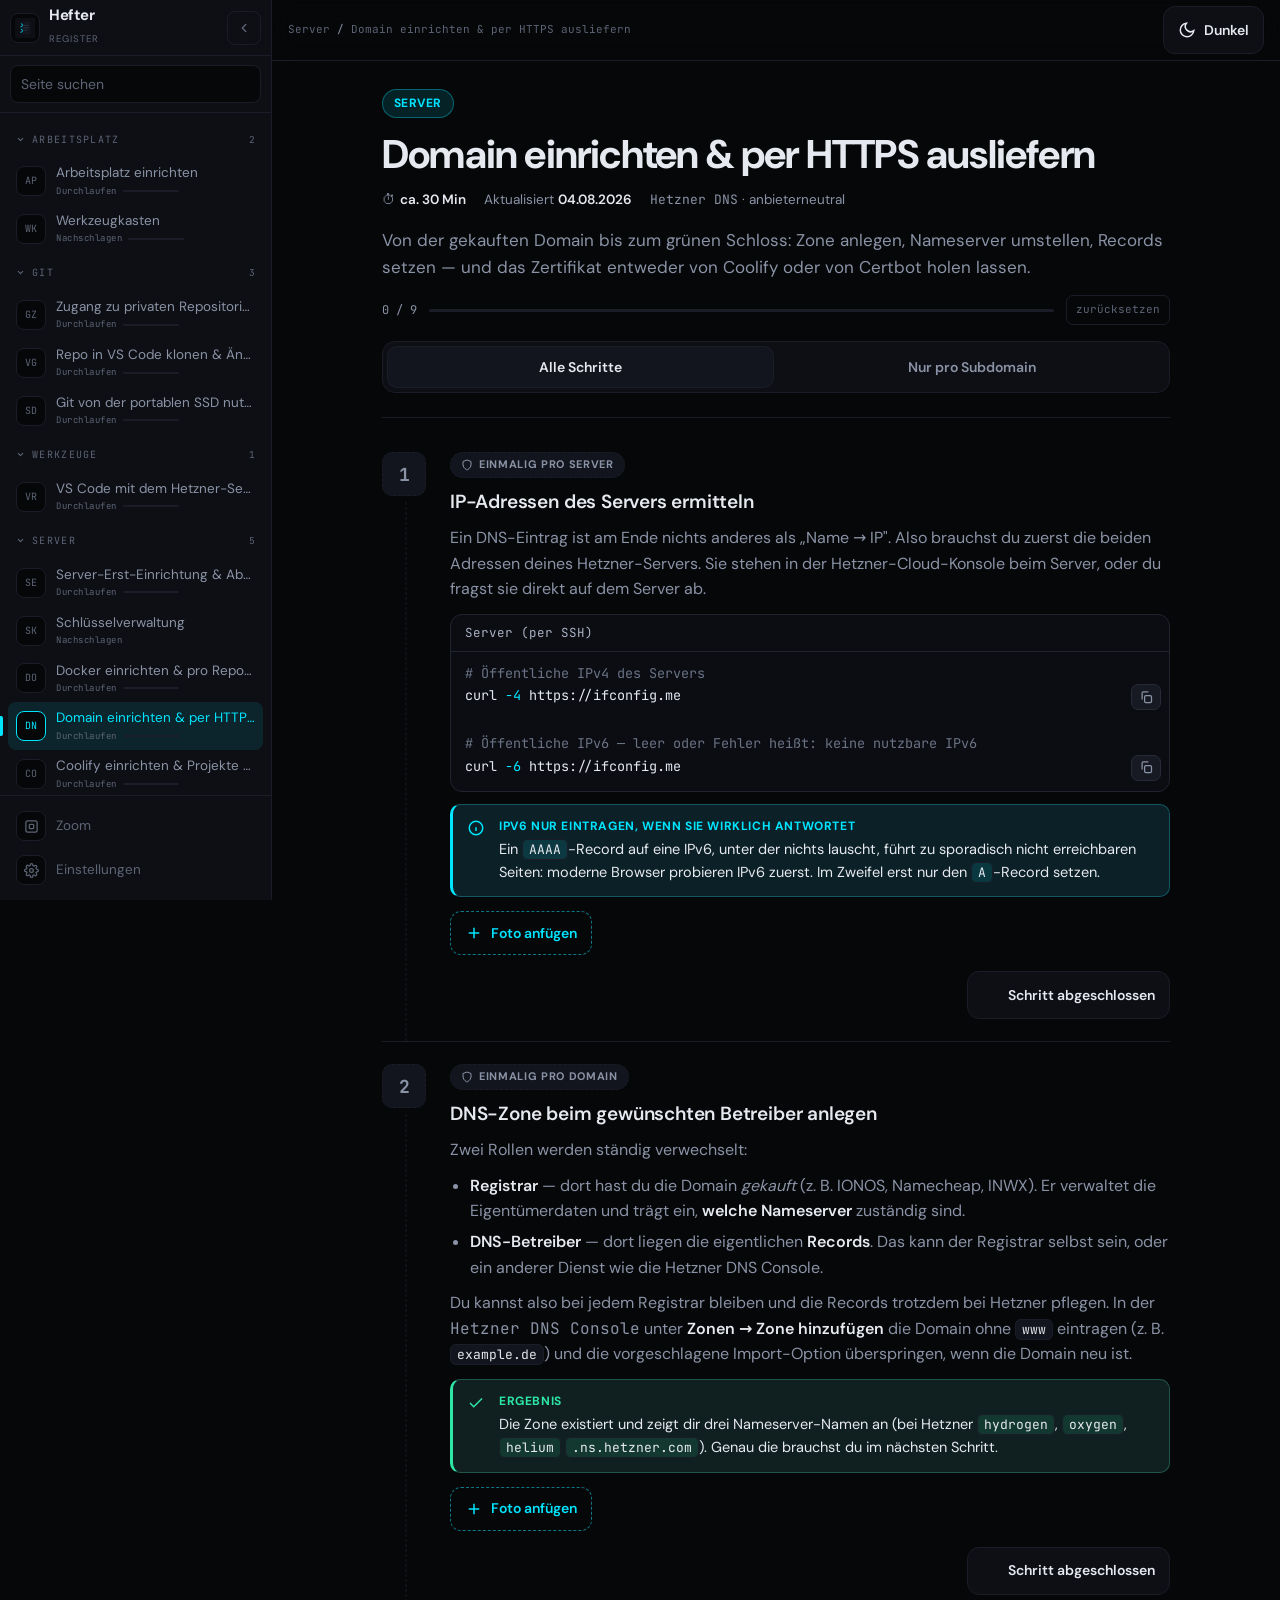
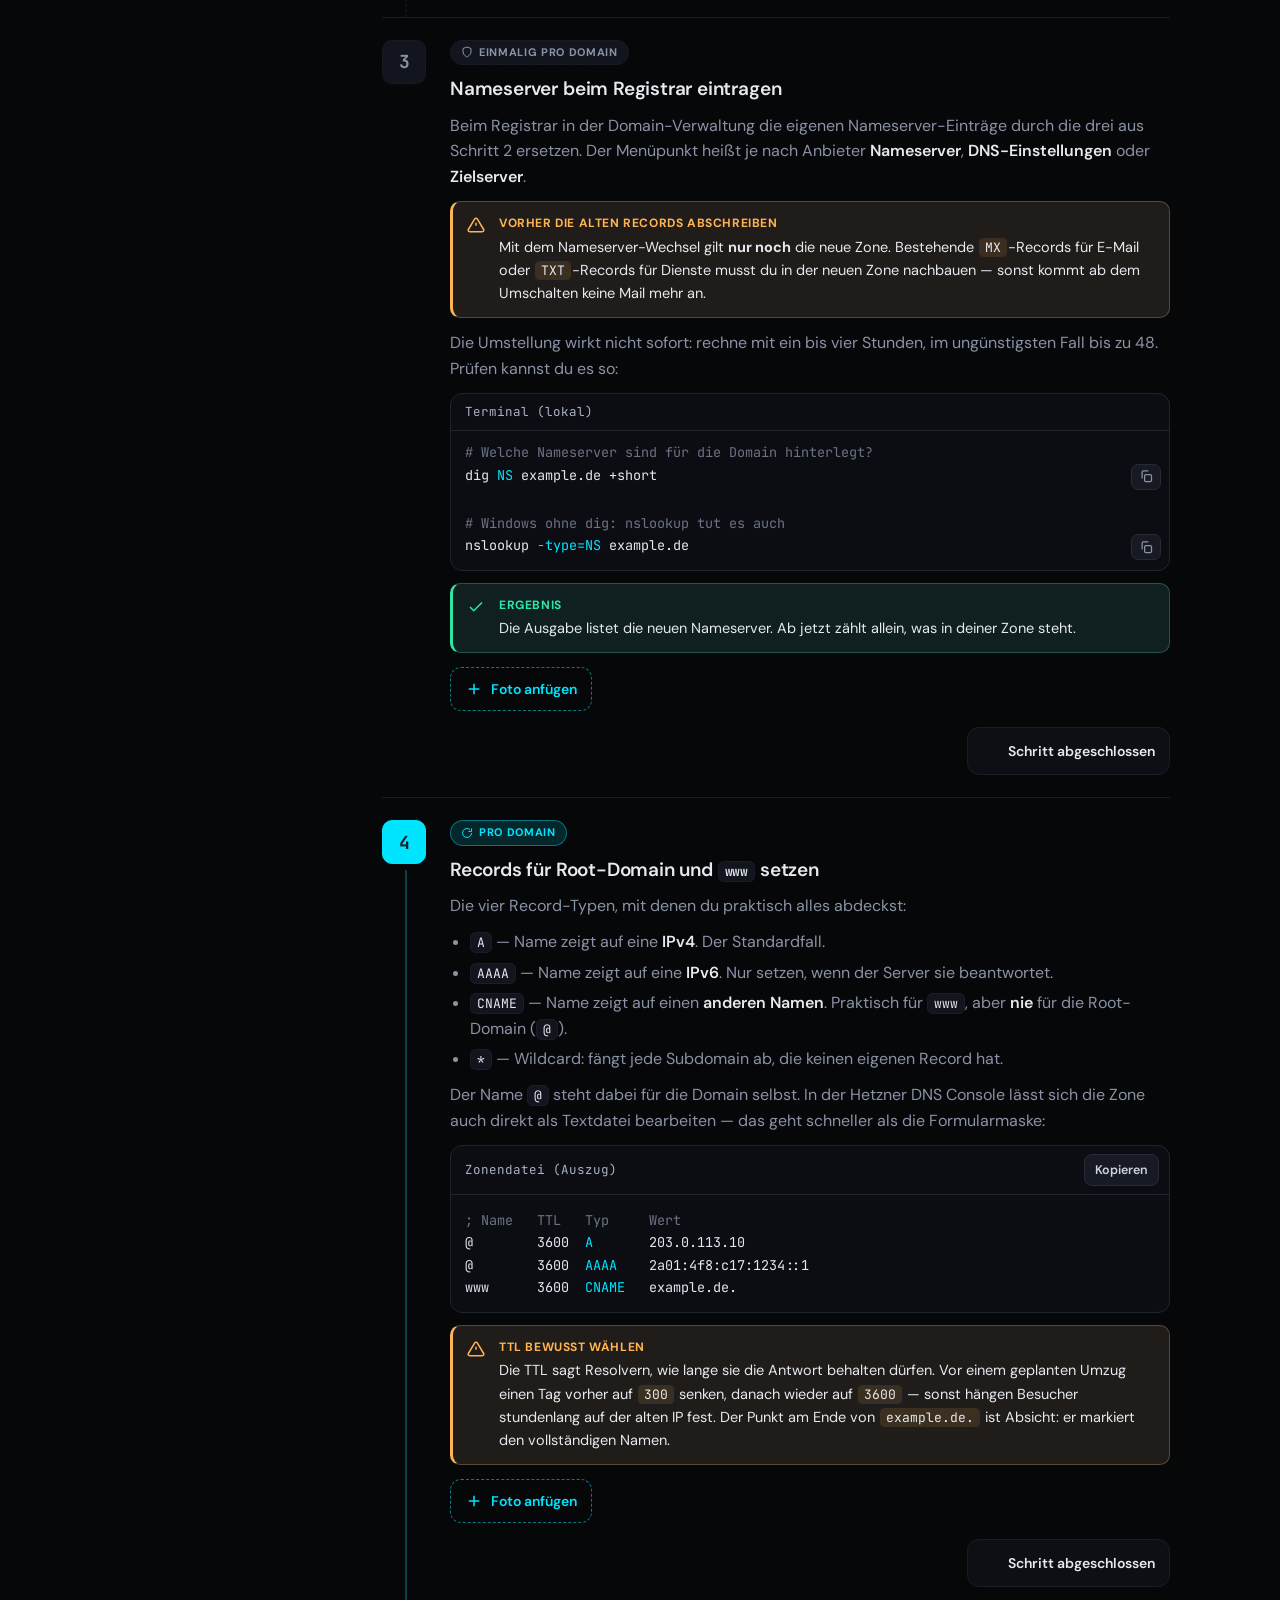
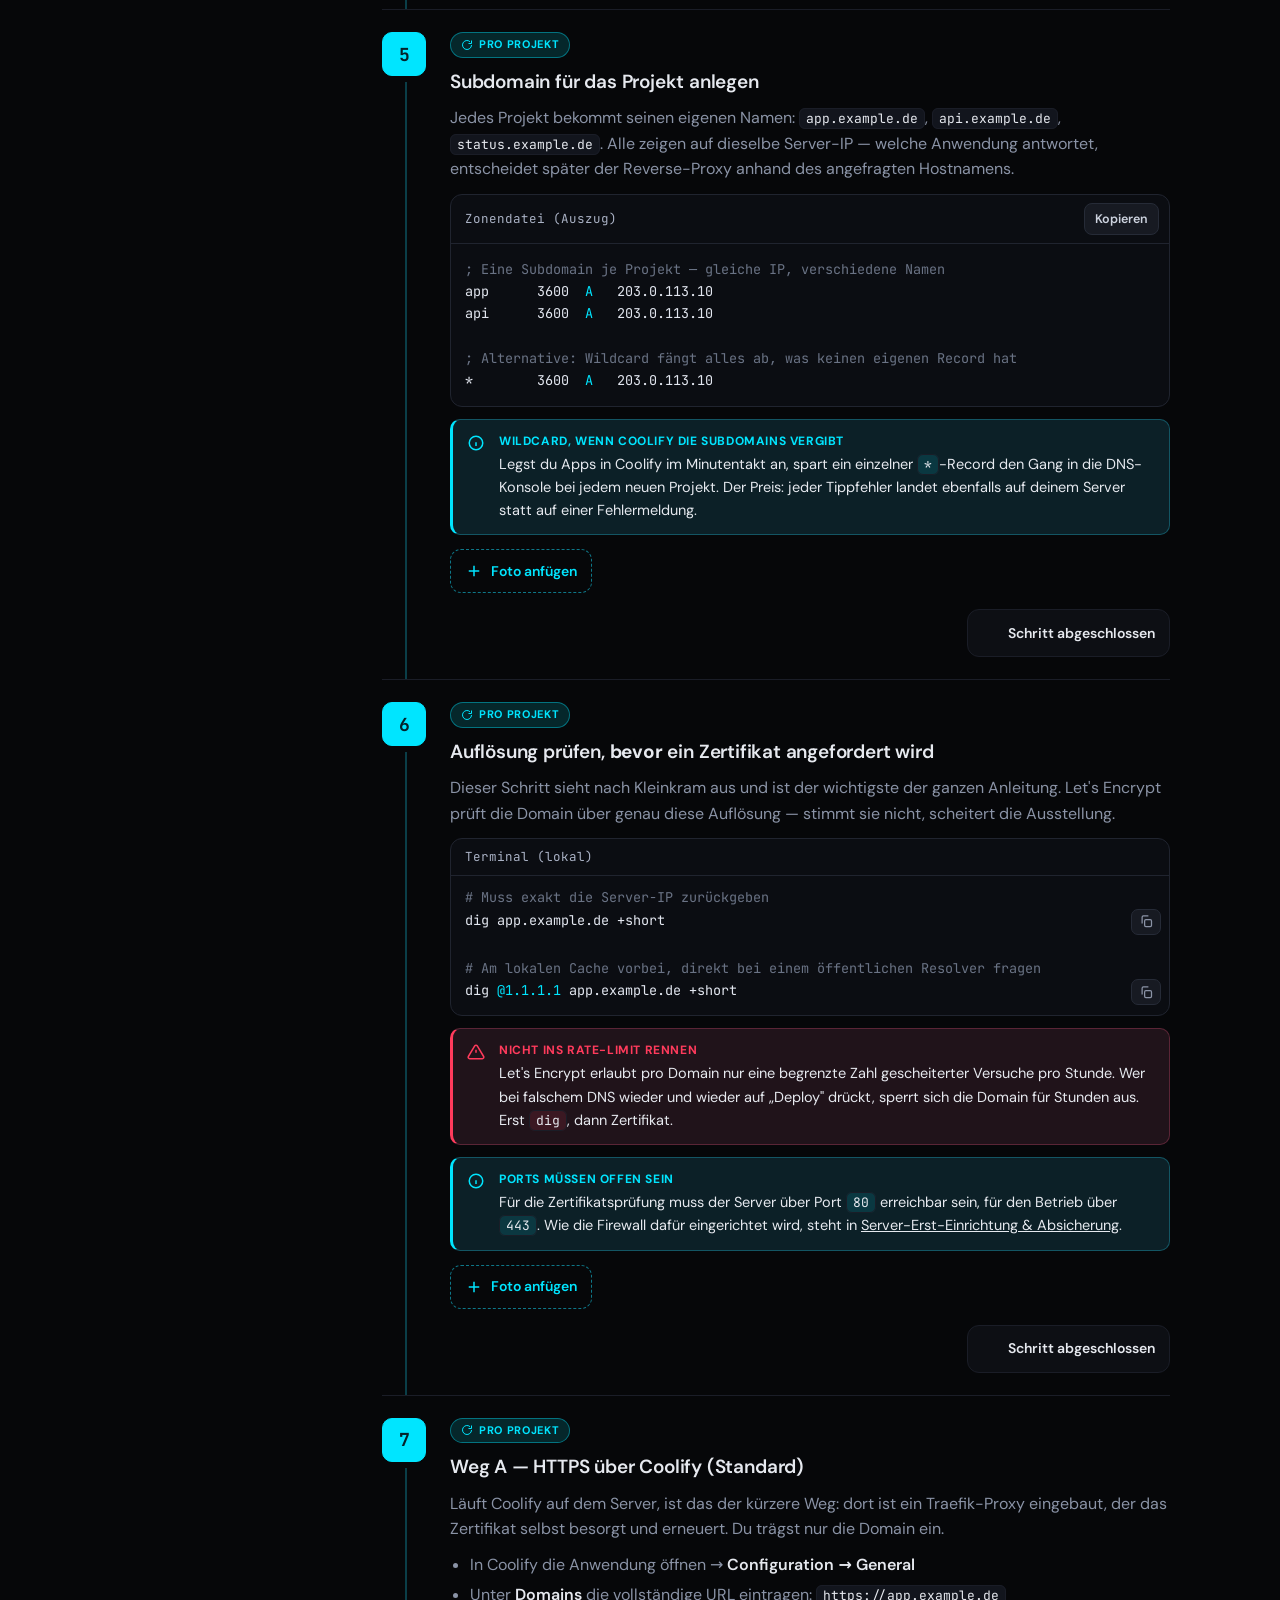
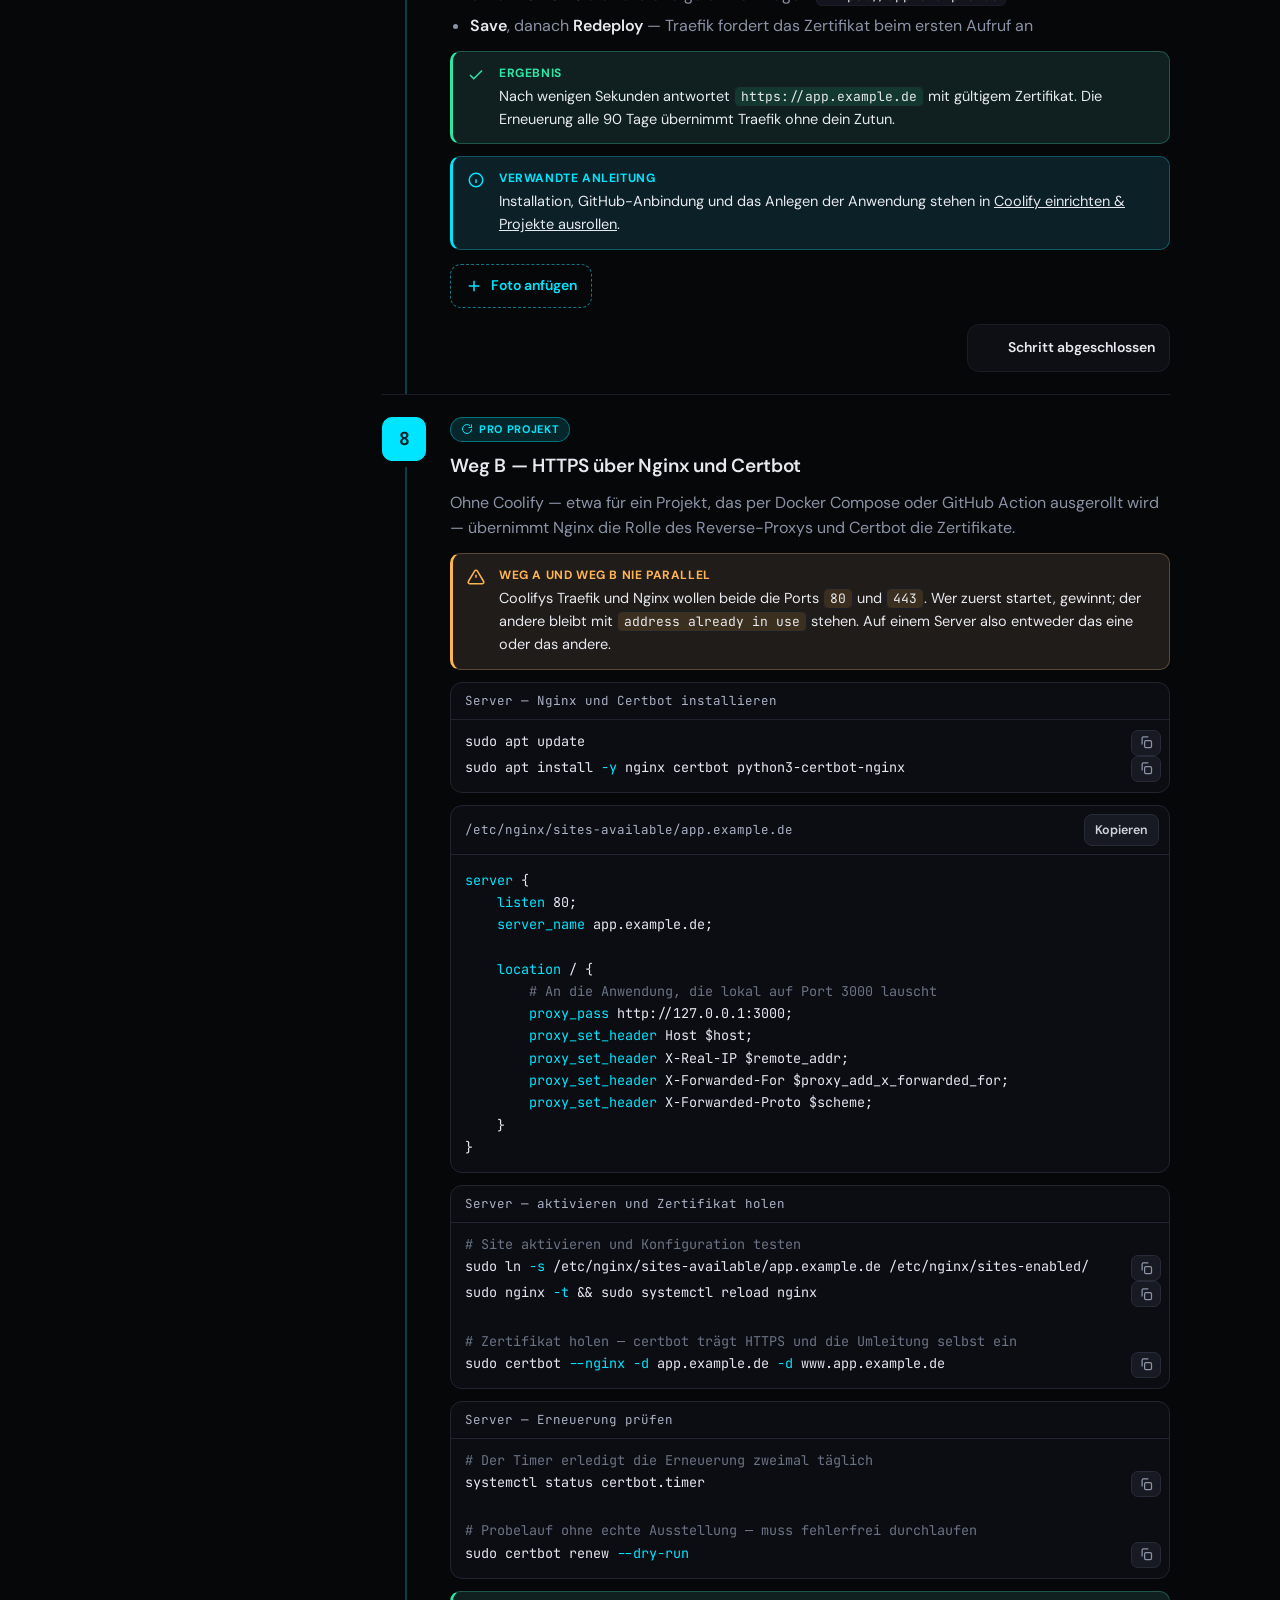
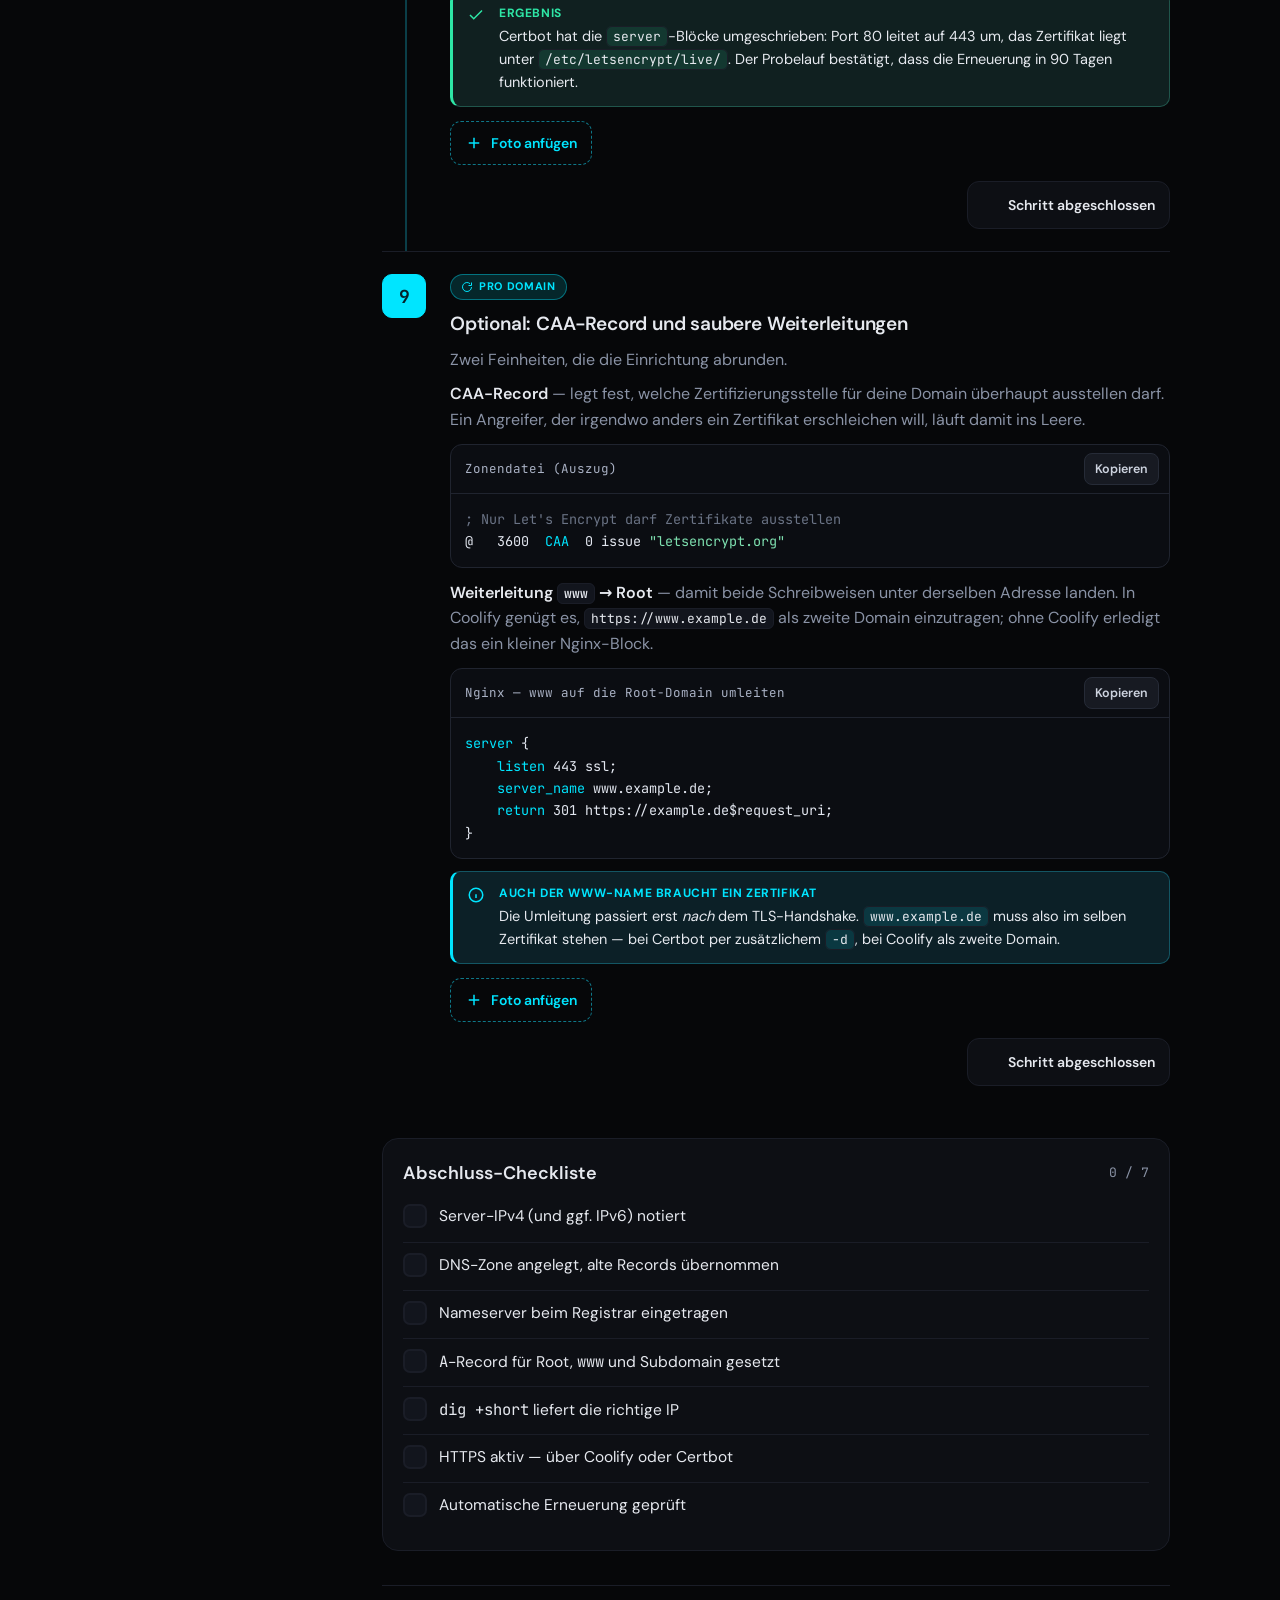
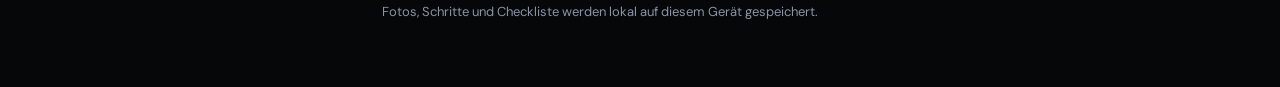
<file: anleitungen/domain-einrichtung.html>
<!DOCTYPE html>
<html lang="de" data-theme="dunkel">
<head>
<meta charset="UTF-8">
<meta name="description" content="Eine Domain auf den Hetzner-Server zeigen lassen — Nameserver, A- und AAAA-Records, Subdomains und HTTPS per Let's Encrypt.">
<meta name="hefter-untertitel" content="Nameserver, A/AAAA-Records, Let's Encrypt">
<meta name="hefter-stichworte" content="domain dns nameserver a record aaaa cname ttl subdomain wildcard hetzner dns console registrar https tls ssl zertifikat lets encrypt certbot nginx traefik caa propagation dig weiterleitung">
<meta name="hefter-kuerzel" content="DN">
<title>Domain auf den Server zeigen lassen · Hefter</title>
<!-- KOPF-START · erzeugt von bauen.mjs — nicht von Hand ändern -->
<meta name="viewport" content="width=device-width, initial-scale=1, viewport-fit=cover">
<meta name="theme-color" content="#060709">
<link rel="manifest" href="../manifest.webmanifest">
<link rel="icon" href="../icons/01-ringe.svg" type="image/svg+xml">
<link rel="apple-touch-icon" href="../icons/png/01-ringe-192.png">
<link rel="stylesheet" href="../style.css">
<script>
/* Theme, Ansicht und Leisten-Zustand vor dem ersten Anstrich setzen — sonst
   blitzen helles Design, falsche Ansicht und breite Leiste kurz auf.
   localStorage liest synchron, deshalb geht das hier oben. "laedt" schaltet
   Übergänge bis zum ersten Bild ab; hefter.js nimmt die Klasse wieder weg.
   Wer eine weitere Einstellung ergänzt, die das Layout vor dem ersten
   Anstrich betrifft, ergänzt sie hier — nicht in hefter.js. */

/* Welche Ansicht gilt, entscheidet diese eine Funktion: aus der Wahl des
   Nutzers ("auto" oder eine der drei) wird die Ansicht, die wirklich
   angezeigt wird. Sie steht hier und nicht in hefter.js, weil sie vor dem
   ersten Anstrich laufen muss — hefter.js lädt erst am Dateiende. hefter.js
   ruft dieselbe Funktion beim Ändern des Fensters: eine Regel, eine Stelle. */
window.ansichtBestimmen = function (wahl) {
  /* Die Breite allein verwechselt ein kleines Fenster am Rechner mit einem
     Tablet, deshalb das Zeigegerät. Und die Höhe muss mit: ein quer
     gehaltenes iPhone ist 844px breit und wäre sonst als iPad durchgegangen. */
  var a = (wahl && wahl !== "auto") ? wahl
        : matchMedia("(max-width: 700px), (max-height: 500px)").matches ? "iphone"
        : matchMedia("(pointer: coarse)").matches ? "ipad" : "computer";
  /* Boden unter jeder Wahl: unter 640px bliebe neben der festen Leiste kein
     Inhalt mehr übrig. Wer auf dem Telefon "Computer" wählt, käme sonst an
     die Einstellung nicht mehr heran, mit der er es zurücknimmt. Gespeichert
     bleibt die Wahl — sie greift wieder, sobald das Fenster breit genug ist. */
  return (a !== "iphone" && matchMedia("(max-width: 640px)").matches) ? "iphone" : a;
};

var d = document.documentElement;
d.classList.add("laedt");
/* Erst ohne Speicher bestimmen, dann der Blick hinein: wirft localStorage
   (privater Modus), steht trotzdem eine Ansicht am <html>. Ohne sie griffe
   keine der drei und das Telefon bekäme die Computer-Darstellung. */
d.dataset.ansicht = ansichtBestimmen();
try {
  d.dataset.theme = localStorage.getItem("hefter:theme") || "dunkel";
  d.dataset.ansicht = ansichtBestimmen(localStorage.getItem("hefter:ansicht"));
  var a = d.dataset.ansicht;
  /* Auf dem iPhone gibt es den Schmal-Zustand nicht, auf dem iPad ist die
     Kürzelspalte die Vorgabe — eine ausdrückliche Wahl sticht beides. Weil
     die Klasse hier gar nicht erst gesetzt wird, wo es sie nicht gibt,
     braucht die iPhone-Ansicht in style.css kein !important dagegen. */
  var leiste = JSON.parse(localStorage.getItem("hefter:leiste") || "{}");
  if (a !== "iphone" && (leiste.schmal ?? a === "ipad")) d.classList.add("schmal");
  /* Abgeschaltete Bausteine je Ansicht. Gehört ebenfalls vor den ersten
     Anstrich: sonst blitzen Fotozonen und Kästen auf und verschwinden wieder.
     Nebenbei greift die Einstellung damit auch, wenn hefter.js gar nicht lädt. */
  var aus = JSON.parse(localStorage.getItem("hefter:anzeige") || "{}")[a] || [];
  for (var i = 0; i < aus.length; i++) d.classList.add("ohne-" + aus[i]);
} catch {}
</script>
</head>
<body data-seite="domain-einrichtung" data-basis="../">

<div class="schleier" data-schleier></div>

<nav class="leiste" aria-label="Register">
  <div class="l-kopf">
    <a class="l-marke" href="../index.html">
      <span class="logo"><img data-appicon src="../icons/01-ringe.svg" alt=""></span>
      <span class="wortmarke"><b>Hefter</b><small>Register</small></span>
    </a>
    <button class="klapp" data-klapp aria-label="Leiste einklappen" title="Strg+B">
      <svg viewBox="0 0 24 24" fill="none" stroke="currentColor" stroke-width="2.4" stroke-linecap="round" stroke-linejoin="round"><polyline points="15 18 9 12 15 6"/></svg>
    </button>
  </div>

  <div class="l-suche">
    <input id="leisteSuche" type="search" placeholder="Seite suchen" autocomplete="off" aria-label="Seite suchen">
    <button class="lupe" data-lupe aria-label="Suchen">
      <svg viewBox="0 0 24 24" fill="none" stroke="currentColor" stroke-width="2"><circle cx="11" cy="11" r="7"/><path d="M21 21l-4.3-4.3"/></svg>
    </button>
  </div>

  <div class="l-register" id="leisteRegister"></div>
  <p class="l-leer" id="leisteLeer">Keine Seite gefunden.</p>

  <div class="l-fuss">
    <a class="f-btn" href="../zoom.html">
      <span class="kuerzel" aria-hidden="true">
        <svg viewBox="0 0 24 24" fill="none" stroke="currentColor" stroke-width="2"><rect x="3" y="3" width="18" height="18" rx="3"/><rect x="8.5" y="8.5" width="7" height="7" rx="1.5"/></svg>
      </span>
      <span class="f-text">Zoom</span>
      <span class="blase">Zoom</span>
    </a>
    <a class="f-btn" href="../einstellungen.html">
      <span class="kuerzel" aria-hidden="true">
        <svg viewBox="0 0 24 24" fill="none" stroke="currentColor" stroke-width="2"><circle cx="12" cy="12" r="3"/><path d="M19.4 15a1.7 1.7 0 0 0 .34 1.87l.06.06a2 2 0 1 1-2.83 2.83l-.06-.06a1.7 1.7 0 0 0-1.87-.34 1.7 1.7 0 0 0-1.03 1.56V21a2 2 0 1 1-4 0v-.09a1.7 1.7 0 0 0-1.03-1.56 1.7 1.7 0 0 0-1.87.34l-.06.06a2 2 0 1 1-2.83-2.83l.06-.06A1.7 1.7 0 0 0 4.6 15a1.7 1.7 0 0 0-1.56-1.03H3a2 2 0 1 1 0-4h.09A1.7 1.7 0 0 0 4.6 8.94a1.7 1.7 0 0 0-.34-1.87l-.06-.06a2 2 0 1 1 2.83-2.83l.06.06a1.7 1.7 0 0 0 1.87.34H9a1.7 1.7 0 0 0 1.03-1.56V3a2 2 0 1 1 4 0v.09c0 .68.4 1.3 1.03 1.56a1.7 1.7 0 0 0 1.87-.34l.06-.06a2 2 0 1 1 2.83 2.83l-.06.06a1.7 1.7 0 0 0-.34 1.87V9c.26.63.88 1.03 1.56 1.03H21a2 2 0 1 1 0 4h-.09A1.7 1.7 0 0 0 19.4 15z"/></svg>
      </span>
      <span class="f-text">Einstellungen</span>
      <span class="blase">Einstellungen</span>
    </a>
  </div>
</nav>

<div class="inhalt">

<header class="i-kopf">
  <button class="brenner" data-brenner aria-label="Register öffnen" aria-expanded="false">
    <svg viewBox="0 0 24 24" fill="none" stroke="currentColor" stroke-width="2" stroke-linecap="round"><path d="M3 6h18M3 12h18M3 18h18"/></svg>
  </button>
  <span class="krumen" data-krumen></span>
  <button class="iconbtn" data-themebtn aria-label="Design wechseln — aktuell Dunkel">
    <svg viewBox="0 0 24 24" fill="none" stroke="currentColor" stroke-width="2"><path d="M21 12.8A9 9 0 1 1 11.2 3 7 7 0 0 0 21 12.8z"/></svg>
    <span class="lbl">Dunkel</span>
  </button>
</header>

<div class="wrap">
<!-- KOPF-ENDE -->

  <header class="guide-head">
    <span class="chip">Server</span>
    <h1>Domain einrichten &amp; per HTTPS ausliefern</h1>
    <div class="meta">
      <span>⏱ <b>ca. 30 Min</b></span>
      <span>Aktualisiert <b>04.08.2026</b></span>
      <span><span class="mono">Hetzner DNS</span> · anbieterneutral</span>
    </div>
    <p class="lead">Von der gekauften Domain bis zum grünen Schloss: Zone anlegen, Nameserver umstellen, Records setzen — und das Zertifikat entweder von Coolify oder von Certbot holen lassen.</p>
    <div class="schrittstand">
      <span class="fs-zahl" data-fs-zahl>0 / 9</span>
      <span class="balken"><i data-fs-balken></i></span>
      <button class="fs-reset" type="button" data-fs-reset>zurücksetzen</button>
    </div>


    <div class="stufenfilter" role="group" aria-label="Schritte filtern">
      <button data-filter="alle" class="aktiv">Alle Schritte</button>
      <button data-filter="wiederkehrend">Nur pro Subdomain</button>
    </div>
    <p class="stufen-hinweis">Die einmaligen Schritte sind ausgeblendet — sichtbar bleibt der Weg, den du für jedes neue Projekt gehst.</p>
  </header>

  <main>

    <!-- ============ EINMALIG: Domain und Zone ============ -->

    <!-- Schritt 1 -->
    <section class="step einmalig" data-schritt="server-ip">
      <div class="rail"><button class="step-num" type="button" aria-pressed="false" aria-label="Schritt 1">1</button></div>
      <div class="step-body">
        <span class="stufe"><svg viewBox="0 0 24 24" fill="none" stroke="currentColor" stroke-width="2"><path d="M12 22s8-4 8-10V5l-8-3-8 3v7c0 6 8 10 8 10z"/></svg> Einmalig pro Server</span>
        <h2>IP-Adressen des Servers ermitteln</h2>
        <p>Ein DNS-Eintrag ist am Ende nichts anderes als „Name → IP". Also brauchst du zuerst die beiden Adressen deines Hetzner-Servers. Sie stehen in der Hetzner-Cloud-Konsole beim Server, oder du fragst sie direkt auf dem Server ab.</p>
        <div class="codebox">
          <div class="codebox-head"><span class="fname">Server (per SSH)</span><span class="spacer"></span><button class="copybtn">Kopieren</button></div>
          <pre><span class="tok-c"># Öffentliche IPv4 des Servers</span>
curl <span class="tok-k">-4</span> https://ifconfig.me

<span class="tok-c"># Öffentliche IPv6 — leer oder Fehler heißt: keine nutzbare IPv6</span>
curl <span class="tok-k">-6</span> https://ifconfig.me</pre>
        </div>
        <div class="callout info">
          <span class="ico"><svg viewBox="0 0 24 24" fill="none" stroke="currentColor" stroke-width="2"><circle cx="12" cy="12" r="9"/><path d="M12 16v-5M12 8h.01"/></svg></span>
          <div><div class="label">IPv6 nur eintragen, wenn sie wirklich antwortet</div><div class="txt">Ein <code>AAAA</code>-Record auf eine IPv6, unter der nichts lauscht, führt zu sporadisch nicht erreichbaren Seiten: moderne Browser probieren IPv6 zuerst. Im Zweifel erst nur den <code>A</code>-Record setzen.</div></div>
        </div>
        <div class="fotozone">
          <div class="fotos"></div>
          <button class="addfoto"><svg viewBox="0 0 24 24" fill="none" stroke="currentColor" stroke-width="2"><path d="M12 5v14M5 12h14"/></svg> Foto anfügen</button>
        </div>
      </div>
    </section>

    <!-- Schritt 2 -->
    <section class="step einmalig" data-schritt="zone-anlegen">
      <div class="rail"><button class="step-num" type="button" aria-pressed="false" aria-label="Schritt 2">2</button></div>
      <div class="step-body">
        <span class="stufe"><svg viewBox="0 0 24 24" fill="none" stroke="currentColor" stroke-width="2"><path d="M12 22s8-4 8-10V5l-8-3-8 3v7c0 6 8 10 8 10z"/></svg> Einmalig pro Domain</span>
        <h2>DNS-Zone beim gewünschten Betreiber anlegen</h2>
        <p>Zwei Rollen werden ständig verwechselt:</p>
        <ul>
          <li><b>Registrar</b> — dort hast du die Domain <i>gekauft</i> (z. B. IONOS, Namecheap, INWX). Er verwaltet die Eigentümerdaten und trägt ein, <b>welche Nameserver</b> zuständig sind.</li>
          <li><b>DNS-Betreiber</b> — dort liegen die eigentlichen <b>Records</b>. Das kann der Registrar selbst sein, oder ein anderer Dienst wie die Hetzner DNS Console.</li>
        </ul>
        <p>Du kannst also bei jedem Registrar bleiben und die Records trotzdem bei Hetzner pflegen. In der <span class="mono">Hetzner DNS Console</span> unter <b>Zonen → Zone hinzufügen</b> die Domain ohne <code>www</code> eintragen (z. B. <code>example.de</code>) und die vorgeschlagene Import-Option überspringen, wenn die Domain neu ist.</p>
        <div class="callout ergebnis">
          <span class="ico"><svg viewBox="0 0 24 24" fill="none" stroke="currentColor" stroke-width="2"><path d="M20 6L9 17l-5-5"/></svg></span>
          <div><div class="label">Ergebnis</div><div class="txt">Die Zone existiert und zeigt dir drei Nameserver-Namen an (bei Hetzner <code>hydrogen</code>, <code>oxygen</code>, <code>helium</code> <code>.ns.hetzner.com</code>). Genau die brauchst du im nächsten Schritt.</div></div>
        </div>
        <div class="fotozone">
          <div class="fotos"></div>
          <button class="addfoto"><svg viewBox="0 0 24 24" fill="none" stroke="currentColor" stroke-width="2"><path d="M12 5v14M5 12h14"/></svg> Foto anfügen</button>
        </div>
      </div>
    </section>

    <!-- Schritt 3 -->
    <section class="step einmalig stufenwechsel" data-schritt="nameserver">
      <div class="rail"><button class="step-num" type="button" aria-pressed="false" aria-label="Schritt 3">3</button></div>
      <div class="step-body">
        <span class="stufe"><svg viewBox="0 0 24 24" fill="none" stroke="currentColor" stroke-width="2"><path d="M12 22s8-4 8-10V5l-8-3-8 3v7c0 6 8 10 8 10z"/></svg> Einmalig pro Domain</span>
        <h2>Nameserver beim Registrar eintragen</h2>
        <p>Beim Registrar in der Domain-Verwaltung die eigenen Nameserver-Einträge durch die drei aus Schritt 2 ersetzen. Der Menüpunkt heißt je nach Anbieter <b>Nameserver</b>, <b>DNS-Einstellungen</b> oder <b>Zielserver</b>.</p>
        <div class="callout achtung">
          <span class="ico"><svg viewBox="0 0 24 24" fill="none" stroke="currentColor" stroke-width="2"><path d="M12 9v4m0 4h.01M10.3 3.9L1.8 18a2 2 0 0 0 1.7 3h17a2 2 0 0 0 1.7-3L13.7 3.9a2 2 0 0 0-3.4 0z"/></svg></span>
          <div><div class="label">Vorher die alten Records abschreiben</div><div class="txt">Mit dem Nameserver-Wechsel gilt <b>nur noch</b> die neue Zone. Bestehende <code>MX</code>-Records für E-Mail oder <code>TXT</code>-Records für Dienste musst du in der neuen Zone nachbauen — sonst kommt ab dem Umschalten keine Mail mehr an.</div></div>
        </div>
        <p>Die Umstellung wirkt nicht sofort: rechne mit ein bis vier Stunden, im ungünstigsten Fall bis zu 48. Prüfen kannst du es so:</p>
        <div class="codebox">
          <div class="codebox-head"><span class="fname">Terminal (lokal)</span><span class="spacer"></span><button class="copybtn">Kopieren</button></div>
          <pre><span class="tok-c"># Welche Nameserver sind für die Domain hinterlegt?</span>
dig <span class="tok-k">NS</span> example.de +short

<span class="tok-c"># Windows ohne dig: nslookup tut es auch</span>
nslookup <span class="tok-k">-type=NS</span> example.de</pre>
        </div>
        <div class="callout ergebnis">
          <span class="ico"><svg viewBox="0 0 24 24" fill="none" stroke="currentColor" stroke-width="2"><path d="M20 6L9 17l-5-5"/></svg></span>
          <div><div class="label">Ergebnis</div><div class="txt">Die Ausgabe listet die neuen Nameserver. Ab jetzt zählt allein, was in deiner Zone steht.</div></div>
        </div>
        <div class="fotozone">
          <div class="fotos"></div>
          <button class="addfoto"><svg viewBox="0 0 24 24" fill="none" stroke="currentColor" stroke-width="2"><path d="M12 5v14M5 12h14"/></svg> Foto anfügen</button>
        </div>
      </div>
    </section>

    <!-- ============ WIEDERKEHREND: pro Projekt / Subdomain ============ -->

    <!-- Schritt 4 -->
    <section class="step wiederkehrend" data-schritt="root-records">
      <div class="rail"><button class="step-num" type="button" aria-pressed="false" aria-label="Schritt 4">4</button></div>
      <div class="step-body">
        <span class="stufe"><svg viewBox="0 0 24 24" fill="none" stroke="currentColor" stroke-width="2"><path d="M21 12a9 9 0 1 1-3-6.7M21 3v6h-6"/></svg> Pro Domain</span>
        <h2>Records für Root-Domain und <code>www</code> setzen</h2>
        <p>Die vier Record-Typen, mit denen du praktisch alles abdeckst:</p>
        <ul>
          <li><code>A</code> — Name zeigt auf eine <b>IPv4</b>. Der Standardfall.</li>
          <li><code>AAAA</code> — Name zeigt auf eine <b>IPv6</b>. Nur setzen, wenn der Server sie beantwortet.</li>
          <li><code>CNAME</code> — Name zeigt auf einen <b>anderen Namen</b>. Praktisch für <code>www</code>, aber <b>nie</b> für die Root-Domain (<code>@</code>).</li>
          <li><code>*</code> — Wildcard: fängt jede Subdomain ab, die keinen eigenen Record hat.</li>
        </ul>
        <p>Der Name <code>@</code> steht dabei für die Domain selbst. In der Hetzner DNS Console lässt sich die Zone auch direkt als Textdatei bearbeiten — das geht schneller als die Formularmaske:</p>
        <div class="codebox" data-typ="datei">
          <div class="codebox-head"><span class="fname">Zonendatei (Auszug)</span><span class="spacer"></span><button class="copybtn">Kopieren</button></div>
          <pre><span class="tok-c">; Name   TTL   Typ     Wert</span>
@        3600  <span class="tok-k">A</span>       203.0.113.10
@        3600  <span class="tok-k">AAAA</span>    2a01:4f8:c17:1234::1
www      3600  <span class="tok-k">CNAME</span>   example.de.</pre>
        </div>
        <div class="callout achtung">
          <span class="ico"><svg viewBox="0 0 24 24" fill="none" stroke="currentColor" stroke-width="2"><path d="M12 9v4m0 4h.01M10.3 3.9L1.8 18a2 2 0 0 0 1.7 3h17a2 2 0 0 0 1.7-3L13.7 3.9a2 2 0 0 0-3.4 0z"/></svg></span>
          <div><div class="label">TTL bewusst wählen</div><div class="txt">Die TTL sagt Resolvern, wie lange sie die Antwort behalten dürfen. Vor einem geplanten Umzug einen Tag vorher auf <code>300</code> senken, danach wieder auf <code>3600</code> — sonst hängen Besucher stundenlang auf der alten IP fest. Der Punkt am Ende von <code>example.de.</code> ist Absicht: er markiert den vollständigen Namen.</div></div>
        </div>
        <div class="fotozone">
          <div class="fotos"></div>
          <button class="addfoto"><svg viewBox="0 0 24 24" fill="none" stroke="currentColor" stroke-width="2"><path d="M12 5v14M5 12h14"/></svg> Foto anfügen</button>
        </div>
      </div>
    </section>

    <!-- Schritt 5 -->
    <section class="step wiederkehrend" data-schritt="subdomain">
      <div class="rail"><button class="step-num" type="button" aria-pressed="false" aria-label="Schritt 5">5</button></div>
      <div class="step-body">
        <span class="stufe"><svg viewBox="0 0 24 24" fill="none" stroke="currentColor" stroke-width="2"><path d="M21 12a9 9 0 1 1-3-6.7M21 3v6h-6"/></svg> Pro Projekt</span>
        <h2>Subdomain für das Projekt anlegen</h2>
        <p>Jedes Projekt bekommt seinen eigenen Namen: <code>app.example.de</code>, <code>api.example.de</code>, <code>status.example.de</code>. Alle zeigen auf dieselbe Server-IP — welche Anwendung antwortet, entscheidet später der Reverse-Proxy anhand des angefragten Hostnamens.</p>
        <div class="codebox" data-typ="datei">
          <div class="codebox-head"><span class="fname">Zonendatei (Auszug)</span><span class="spacer"></span><button class="copybtn">Kopieren</button></div>
          <pre><span class="tok-c">; Eine Subdomain je Projekt — gleiche IP, verschiedene Namen</span>
app      3600  <span class="tok-k">A</span>   203.0.113.10
api      3600  <span class="tok-k">A</span>   203.0.113.10

<span class="tok-c">; Alternative: Wildcard fängt alles ab, was keinen eigenen Record hat</span>
*        3600  <span class="tok-k">A</span>   203.0.113.10</pre>
        </div>
        <div class="callout info">
          <span class="ico"><svg viewBox="0 0 24 24" fill="none" stroke="currentColor" stroke-width="2"><circle cx="12" cy="12" r="9"/><path d="M12 16v-5M12 8h.01"/></svg></span>
          <div><div class="label">Wildcard, wenn Coolify die Subdomains vergibt</div><div class="txt">Legst du Apps in Coolify im Minutentakt an, spart ein einzelner <code>*</code>-Record den Gang in die DNS-Konsole bei jedem neuen Projekt. Der Preis: jeder Tippfehler landet ebenfalls auf deinem Server statt auf einer Fehlermeldung.</div></div>
        </div>
        <div class="fotozone">
          <div class="fotos"></div>
          <button class="addfoto"><svg viewBox="0 0 24 24" fill="none" stroke="currentColor" stroke-width="2"><path d="M12 5v14M5 12h14"/></svg> Foto anfügen</button>
        </div>
      </div>
    </section>

    <!-- Schritt 6 -->
    <section class="step wiederkehrend" data-schritt="dns-pruefen">
      <div class="rail"><button class="step-num" type="button" aria-pressed="false" aria-label="Schritt 6">6</button></div>
      <div class="step-body">
        <span class="stufe"><svg viewBox="0 0 24 24" fill="none" stroke="currentColor" stroke-width="2"><path d="M21 12a9 9 0 1 1-3-6.7M21 3v6h-6"/></svg> Pro Projekt</span>
        <h2>Auflösung prüfen, <b>bevor</b> ein Zertifikat angefordert wird</h2>
        <p>Dieser Schritt sieht nach Kleinkram aus und ist der wichtigste der ganzen Anleitung. Let's Encrypt prüft die Domain über genau diese Auflösung — stimmt sie nicht, scheitert die Ausstellung.</p>
        <div class="codebox">
          <div class="codebox-head"><span class="fname">Terminal (lokal)</span><span class="spacer"></span><button class="copybtn">Kopieren</button></div>
          <pre><span class="tok-c"># Muss exakt die Server-IP zurückgeben</span>
dig app.example.de +short

<span class="tok-c"># Am lokalen Cache vorbei, direkt bei einem öffentlichen Resolver fragen</span>
dig <span class="tok-k">@1.1.1.1</span> app.example.de +short</pre>
        </div>
        <div class="callout gefahr">
          <span class="ico"><svg viewBox="0 0 24 24" fill="none" stroke="currentColor" stroke-width="2"><path d="M12 9v4m0 4h.01M10.3 3.9L1.8 18a2 2 0 0 0 1.7 3h17a2 2 0 0 0 1.7-3L13.7 3.9a2 2 0 0 0-3.4 0z"/></svg></span>
          <div><div class="label">Nicht ins Rate-Limit rennen</div><div class="txt">Let's Encrypt erlaubt pro Domain nur eine begrenzte Zahl gescheiterter Versuche pro Stunde. Wer bei falschem DNS wieder und wieder auf „Deploy" drückt, sperrt sich die Domain für Stunden aus. Erst <code>dig</code>, dann Zertifikat.</div></div>
        </div>
        <div class="callout info">
          <span class="ico"><svg viewBox="0 0 24 24" fill="none" stroke="currentColor" stroke-width="2"><circle cx="12" cy="12" r="9"/><path d="M12 16v-5M12 8h.01"/></svg></span>
          <div><div class="label">Ports müssen offen sein</div><div class="txt">Für die Zertifikatsprüfung muss der Server über Port <code>80</code> erreichbar sein, für den Betrieb über <code>443</code>. Wie die Firewall dafür eingerichtet wird, steht in <a href="server-ersteinrichtung.html">Server-Erst-Einrichtung &amp; Absicherung</a>.</div></div>
        </div>
        <div class="fotozone">
          <div class="fotos"></div>
          <button class="addfoto"><svg viewBox="0 0 24 24" fill="none" stroke="currentColor" stroke-width="2"><path d="M12 5v14M5 12h14"/></svg> Foto anfügen</button>
        </div>
      </div>
    </section>

    <!-- Schritt 7 -->
    <section class="step wiederkehrend" data-schritt="tls-coolify">
      <div class="rail"><button class="step-num" type="button" aria-pressed="false" aria-label="Schritt 7">7</button></div>
      <div class="step-body">
        <span class="stufe"><svg viewBox="0 0 24 24" fill="none" stroke="currentColor" stroke-width="2"><path d="M21 12a9 9 0 1 1-3-6.7M21 3v6h-6"/></svg> Pro Projekt</span>
        <h2>Weg A — HTTPS über Coolify (Standard)</h2>
        <p>Läuft Coolify auf dem Server, ist das der kürzere Weg: dort ist ein Traefik-Proxy eingebaut, der das Zertifikat selbst besorgt und erneuert. Du trägst nur die Domain ein.</p>
        <ul>
          <li>In Coolify die Anwendung öffnen → <b>Configuration → General</b></li>
          <li>Unter <b>Domains</b> die vollständige URL eintragen: <code>https://app.example.de</code></li>
          <li><b>Save</b>, danach <b>Redeploy</b> — Traefik fordert das Zertifikat beim ersten Aufruf an</li>
        </ul>
        <div class="callout ergebnis">
          <span class="ico"><svg viewBox="0 0 24 24" fill="none" stroke="currentColor" stroke-width="2"><path d="M20 6L9 17l-5-5"/></svg></span>
          <div><div class="label">Ergebnis</div><div class="txt">Nach wenigen Sekunden antwortet <code>https://app.example.de</code> mit gültigem Zertifikat. Die Erneuerung alle 90 Tage übernimmt Traefik ohne dein Zutun.</div></div>
        </div>
        <div class="callout info">
          <span class="ico"><svg viewBox="0 0 24 24" fill="none" stroke="currentColor" stroke-width="2"><circle cx="12" cy="12" r="9"/><path d="M12 16v-5M12 8h.01"/></svg></span>
          <div><div class="label">Verwandte Anleitung</div><div class="txt">Installation, GitHub-Anbindung und das Anlegen der Anwendung stehen in <a href="coolify-einrichtung.html">Coolify einrichten &amp; Projekte ausrollen</a>.</div></div>
        </div>
        <div class="fotozone">
          <div class="fotos"></div>
          <button class="addfoto"><svg viewBox="0 0 24 24" fill="none" stroke="currentColor" stroke-width="2"><path d="M12 5v14M5 12h14"/></svg> Foto anfügen</button>
        </div>
      </div>
    </section>

    <!-- Schritt 8 -->
    <section class="step wiederkehrend" data-schritt="tls-certbot">
      <div class="rail"><button class="step-num" type="button" aria-pressed="false" aria-label="Schritt 8">8</button></div>
      <div class="step-body">
        <span class="stufe"><svg viewBox="0 0 24 24" fill="none" stroke="currentColor" stroke-width="2"><path d="M21 12a9 9 0 1 1-3-6.7M21 3v6h-6"/></svg> Pro Projekt</span>
        <h2>Weg B — HTTPS über Nginx und Certbot</h2>
        <p>Ohne Coolify — etwa für ein Projekt, das per Docker Compose oder GitHub Action ausgerollt wird — übernimmt Nginx die Rolle des Reverse-Proxys und Certbot die Zertifikate.</p>
        <div class="callout achtung">
          <span class="ico"><svg viewBox="0 0 24 24" fill="none" stroke="currentColor" stroke-width="2"><path d="M12 9v4m0 4h.01M10.3 3.9L1.8 18a2 2 0 0 0 1.7 3h17a2 2 0 0 0 1.7-3L13.7 3.9a2 2 0 0 0-3.4 0z"/></svg></span>
          <div><div class="label">Weg A und Weg B nie parallel</div><div class="txt">Coolifys Traefik und Nginx wollen beide die Ports <code>80</code> und <code>443</code>. Wer zuerst startet, gewinnt; der andere bleibt mit <code>address already in use</code> stehen. Auf einem Server also entweder das eine oder das andere.</div></div>
        </div>
        <div class="codebox">
          <div class="codebox-head"><span class="fname">Server — Nginx und Certbot installieren</span><span class="spacer"></span><button class="copybtn">Kopieren</button></div>
          <pre>sudo apt update
sudo apt install <span class="tok-k">-y</span> nginx certbot python3-certbot-nginx</pre>
        </div>
        <div class="codebox" data-typ="datei">
          <div class="codebox-head"><span class="fname">/etc/nginx/sites-available/app.example.de</span><span class="spacer"></span><button class="copybtn">Kopieren</button></div>
          <pre><span class="tok-k">server</span> {
    <span class="tok-k">listen</span> 80;
    <span class="tok-k">server_name</span> app.example.de;

    <span class="tok-k">location</span> / {
        <span class="tok-c"># An die Anwendung, die lokal auf Port 3000 lauscht</span>
        <span class="tok-k">proxy_pass</span> http://127.0.0.1:3000;
        <span class="tok-k">proxy_set_header</span> Host $host;
        <span class="tok-k">proxy_set_header</span> X-Real-IP $remote_addr;
        <span class="tok-k">proxy_set_header</span> X-Forwarded-For $proxy_add_x_forwarded_for;
        <span class="tok-k">proxy_set_header</span> X-Forwarded-Proto $scheme;
    }
}</pre>
        </div>
        <div class="codebox">
          <div class="codebox-head"><span class="fname">Server — aktivieren und Zertifikat holen</span><span class="spacer"></span><button class="copybtn">Kopieren</button></div>
          <pre><span class="tok-c"># Site aktivieren und Konfiguration testen</span>
sudo ln <span class="tok-k">-s</span> /etc/nginx/sites-available/app.example.de /etc/nginx/sites-enabled/
sudo nginx <span class="tok-k">-t</span> &amp;&amp; sudo systemctl reload nginx

<span class="tok-c"># Zertifikat holen — certbot trägt HTTPS und die Umleitung selbst ein</span>
sudo certbot <span class="tok-k">--nginx</span> <span class="tok-k">-d</span> app.example.de <span class="tok-k">-d</span> www.app.example.de</pre>
        </div>
        <div class="codebox">
          <div class="codebox-head"><span class="fname">Server — Erneuerung prüfen</span><span class="spacer"></span><button class="copybtn">Kopieren</button></div>
          <pre><span class="tok-c"># Der Timer erledigt die Erneuerung zweimal täglich</span>
systemctl status certbot.timer

<span class="tok-c"># Probelauf ohne echte Ausstellung — muss fehlerfrei durchlaufen</span>
sudo certbot renew <span class="tok-k">--dry-run</span></pre>
        </div>
        <div class="callout ergebnis">
          <span class="ico"><svg viewBox="0 0 24 24" fill="none" stroke="currentColor" stroke-width="2"><path d="M20 6L9 17l-5-5"/></svg></span>
          <div><div class="label">Ergebnis</div><div class="txt">Certbot hat die <code>server</code>-Blöcke umgeschrieben: Port 80 leitet auf 443 um, das Zertifikat liegt unter <code>/etc/letsencrypt/live/</code>. Der Probelauf bestätigt, dass die Erneuerung in 90 Tagen funktioniert.</div></div>
        </div>
        <div class="fotozone">
          <div class="fotos"></div>
          <button class="addfoto"><svg viewBox="0 0 24 24" fill="none" stroke="currentColor" stroke-width="2"><path d="M12 5v14M5 12h14"/></svg> Foto anfügen</button>
        </div>
      </div>
    </section>

    <!-- Schritt 9 -->
    <section class="step wiederkehrend" data-schritt="caa-weiterleitung">
      <div class="rail"><button class="step-num" type="button" aria-pressed="false" aria-label="Schritt 9">9</button></div>
      <div class="step-body">
        <span class="stufe"><svg viewBox="0 0 24 24" fill="none" stroke="currentColor" stroke-width="2"><path d="M21 12a9 9 0 1 1-3-6.7M21 3v6h-6"/></svg> Pro Domain</span>
        <h2>Optional: CAA-Record und saubere Weiterleitungen</h2>
        <p>Zwei Feinheiten, die die Einrichtung abrunden.</p>
        <p><b>CAA-Record</b> — legt fest, welche Zertifizierungsstelle für deine Domain überhaupt ausstellen darf. Ein Angreifer, der irgendwo anders ein Zertifikat erschleichen will, läuft damit ins Leere.</p>
        <div class="codebox" data-typ="datei">
          <div class="codebox-head"><span class="fname">Zonendatei (Auszug)</span><span class="spacer"></span><button class="copybtn">Kopieren</button></div>
          <pre><span class="tok-c">; Nur Let's Encrypt darf Zertifikate ausstellen</span>
@   3600  <span class="tok-k">CAA</span>  0 issue <span class="tok-s">"letsencrypt.org"</span></pre>
        </div>
        <p><b>Weiterleitung <code>www</code> → Root</b> — damit beide Schreibweisen unter derselben Adresse landen. In Coolify genügt es, <code>https://www.example.de</code> als zweite Domain einzutragen; ohne Coolify erledigt das ein kleiner Nginx-Block.</p>
        <div class="codebox" data-typ="datei">
          <div class="codebox-head"><span class="fname">Nginx — www auf die Root-Domain umleiten</span><span class="spacer"></span><button class="copybtn">Kopieren</button></div>
          <pre><span class="tok-k">server</span> {
    <span class="tok-k">listen</span> 443 ssl;
    <span class="tok-k">server_name</span> www.example.de;
    <span class="tok-k">return</span> 301 https://example.de$request_uri;
}</pre>
        </div>
        <div class="callout info">
          <span class="ico"><svg viewBox="0 0 24 24" fill="none" stroke="currentColor" stroke-width="2"><circle cx="12" cy="12" r="9"/><path d="M12 16v-5M12 8h.01"/></svg></span>
          <div><div class="label">Auch der www-Name braucht ein Zertifikat</div><div class="txt">Die Umleitung passiert erst <i>nach</i> dem TLS-Handshake. <code>www.example.de</code> muss also im selben Zertifikat stehen — bei Certbot per zusätzlichem <code>-d</code>, bei Coolify als zweite Domain.</div></div>
        </div>
        <div class="fotozone">
          <div class="fotos"></div>
          <button class="addfoto"><svg viewBox="0 0 24 24" fill="none" stroke="currentColor" stroke-width="2"><path d="M12 5v14M5 12h14"/></svg> Foto anfügen</button>
        </div>
      </div>
    </section>

  </main>

  <!-- Abschluss-Checkliste -->
  <div class="checkliste">
    <header>
      <h2>Abschluss-Checkliste</h2>
      <span class="fortschritt" id="chkStand">0 / 7</span>
    </header>
    <div class="check" data-check="ip-notiert"><span class="box"><svg viewBox="0 0 24 24" fill="none" stroke="currentColor" stroke-width="3"><path d="M20 6L9 17l-5-5"/></svg></span><span class="lbl">Server-IPv4 (und ggf. IPv6) notiert</span></div>
    <div class="check" data-check="zone-angelegt"><span class="box"><svg viewBox="0 0 24 24" fill="none" stroke="currentColor" stroke-width="3"><path d="M20 6L9 17l-5-5"/></svg></span><span class="lbl">DNS-Zone angelegt, alte Records übernommen</span></div>
    <div class="check" data-check="nameserver-gesetzt"><span class="box"><svg viewBox="0 0 24 24" fill="none" stroke="currentColor" stroke-width="3"><path d="M20 6L9 17l-5-5"/></svg></span><span class="lbl">Nameserver beim Registrar eingetragen</span></div>
    <div class="check" data-check="a-record"><span class="box"><svg viewBox="0 0 24 24" fill="none" stroke="currentColor" stroke-width="3"><path d="M20 6L9 17l-5-5"/></svg></span><span class="lbl"><code>A</code>-Record für Root, <code>www</code> und Subdomain gesetzt</span></div>
    <div class="check" data-check="dns-verifiziert"><span class="box"><svg viewBox="0 0 24 24" fill="none" stroke="currentColor" stroke-width="3"><path d="M20 6L9 17l-5-5"/></svg></span><span class="lbl"><code>dig +short</code> liefert die richtige IP</span></div>
    <div class="check" data-check="zertifikat-aktiv"><span class="box"><svg viewBox="0 0 24 24" fill="none" stroke="currentColor" stroke-width="3"><path d="M20 6L9 17l-5-5"/></svg></span><span class="lbl">HTTPS aktiv — über Coolify oder Certbot</span></div>
    <div class="check" data-check="renewal-geprueft"><span class="box"><svg viewBox="0 0 24 24" fill="none" stroke="currentColor" stroke-width="3"><path d="M20 6L9 17l-5-5"/></svg></span><span class="lbl">Automatische Erneuerung geprüft</span></div>
  </div>

<!-- FUSS-START · erzeugt von bauen.mjs — nicht von Hand ändern -->
  <p class="foot">Fotos, Schritte und Checkliste werden lokal auf diesem Gerät gespeichert.</p>
</div><!-- .wrap -->
</div><!-- .inhalt -->

<script src="../hefter.js"></script>
</body>
</html>
</file>
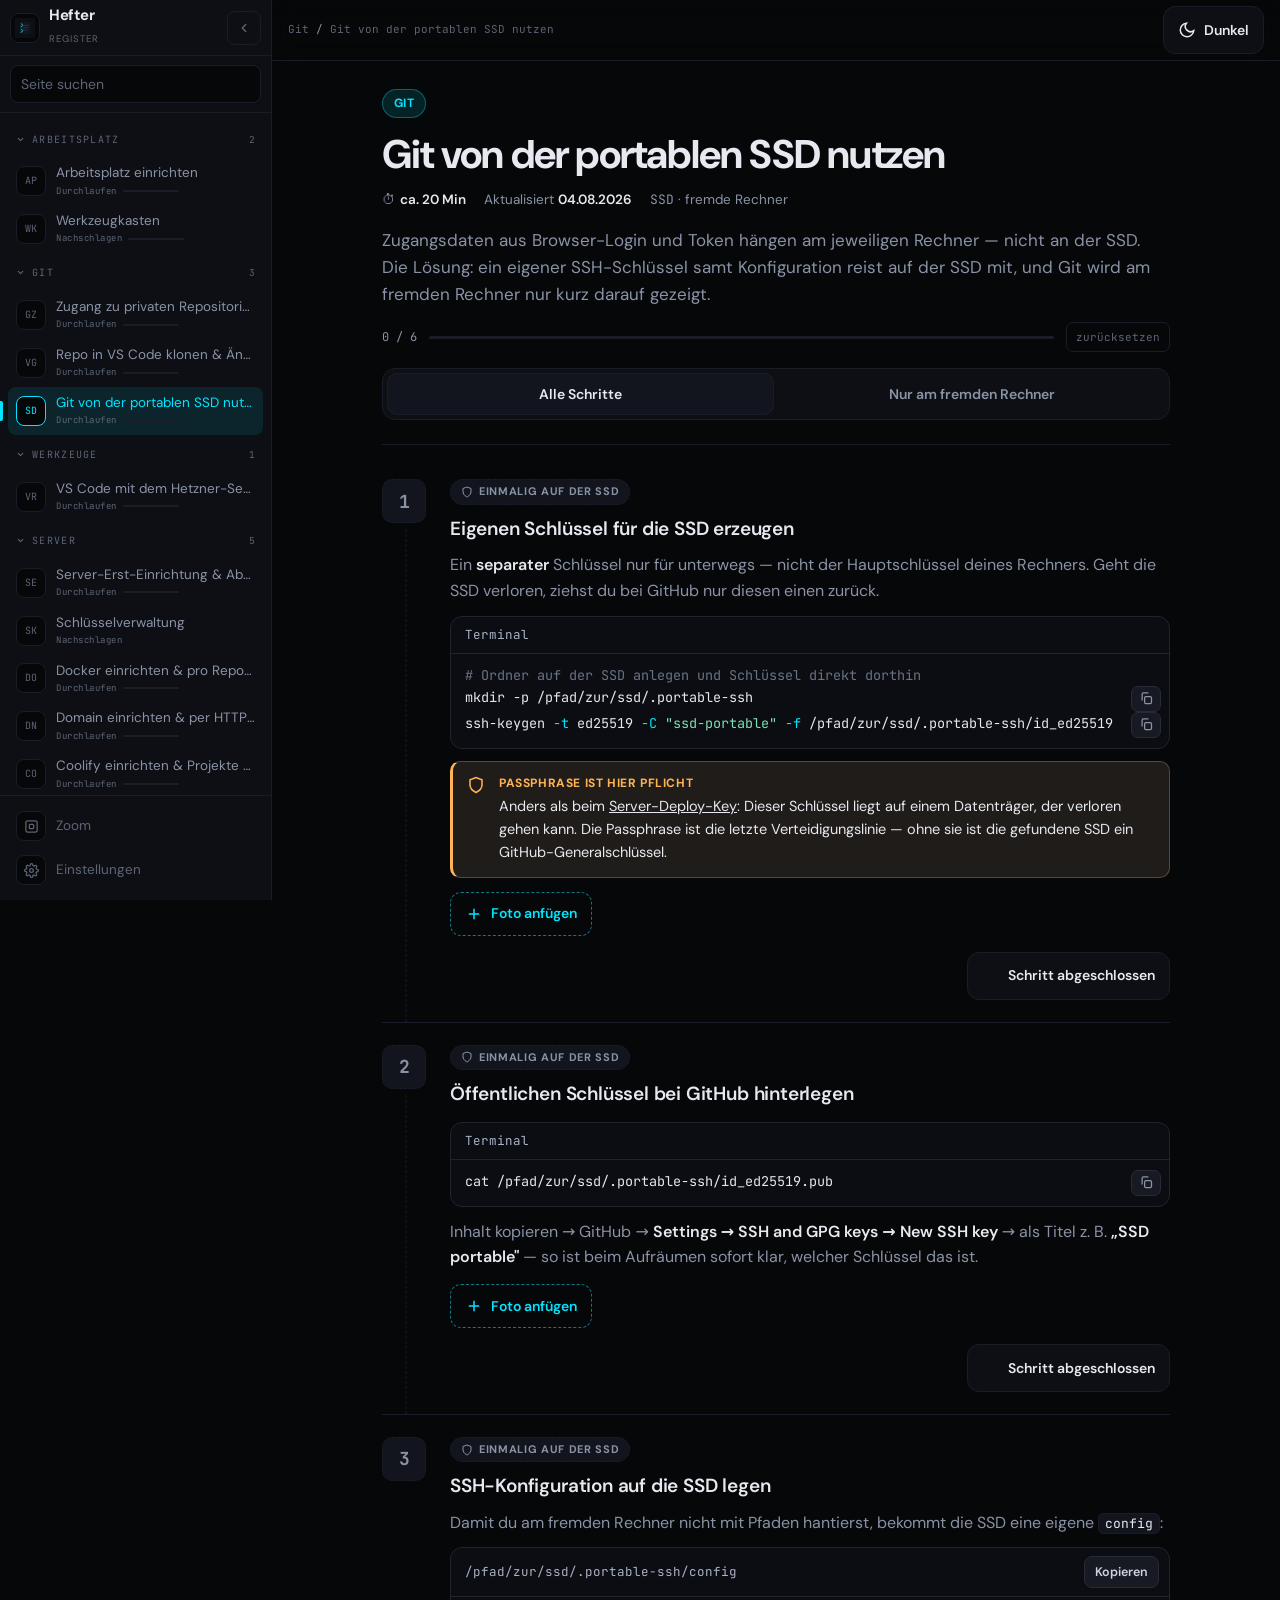
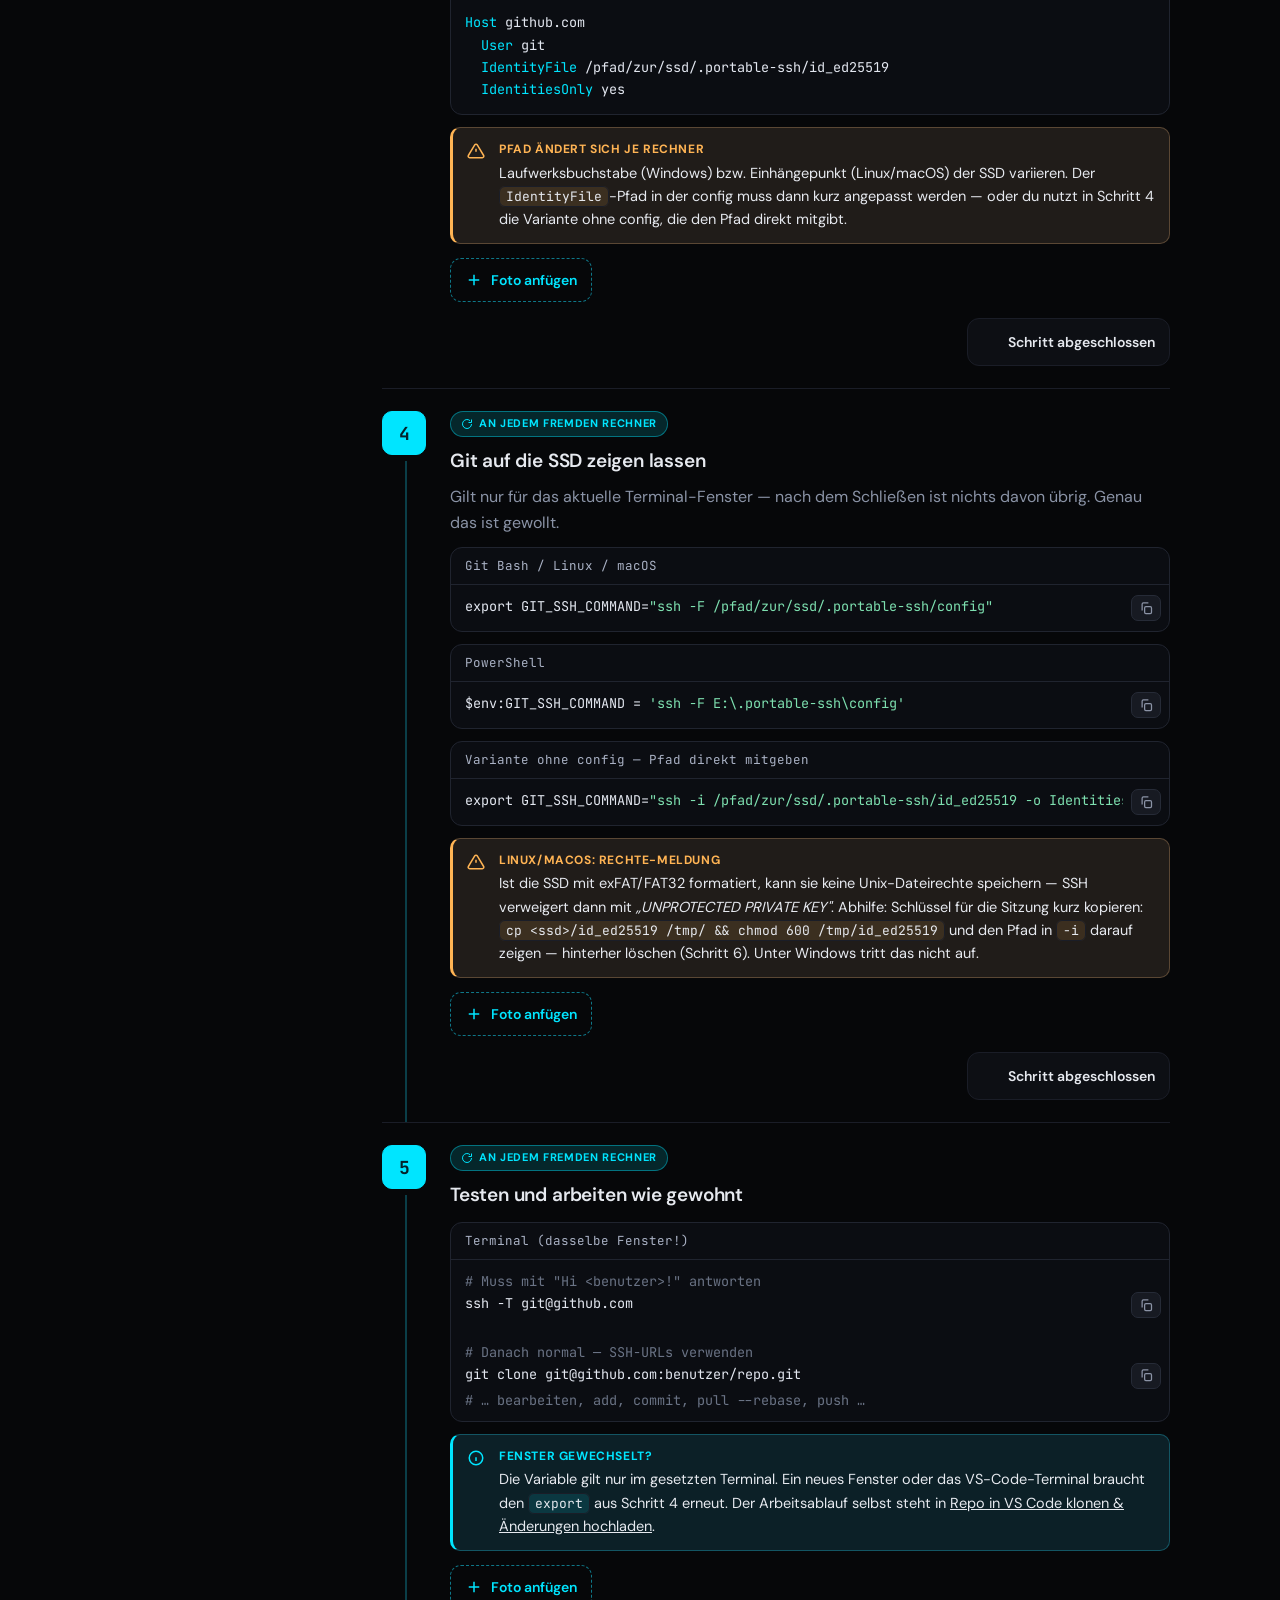
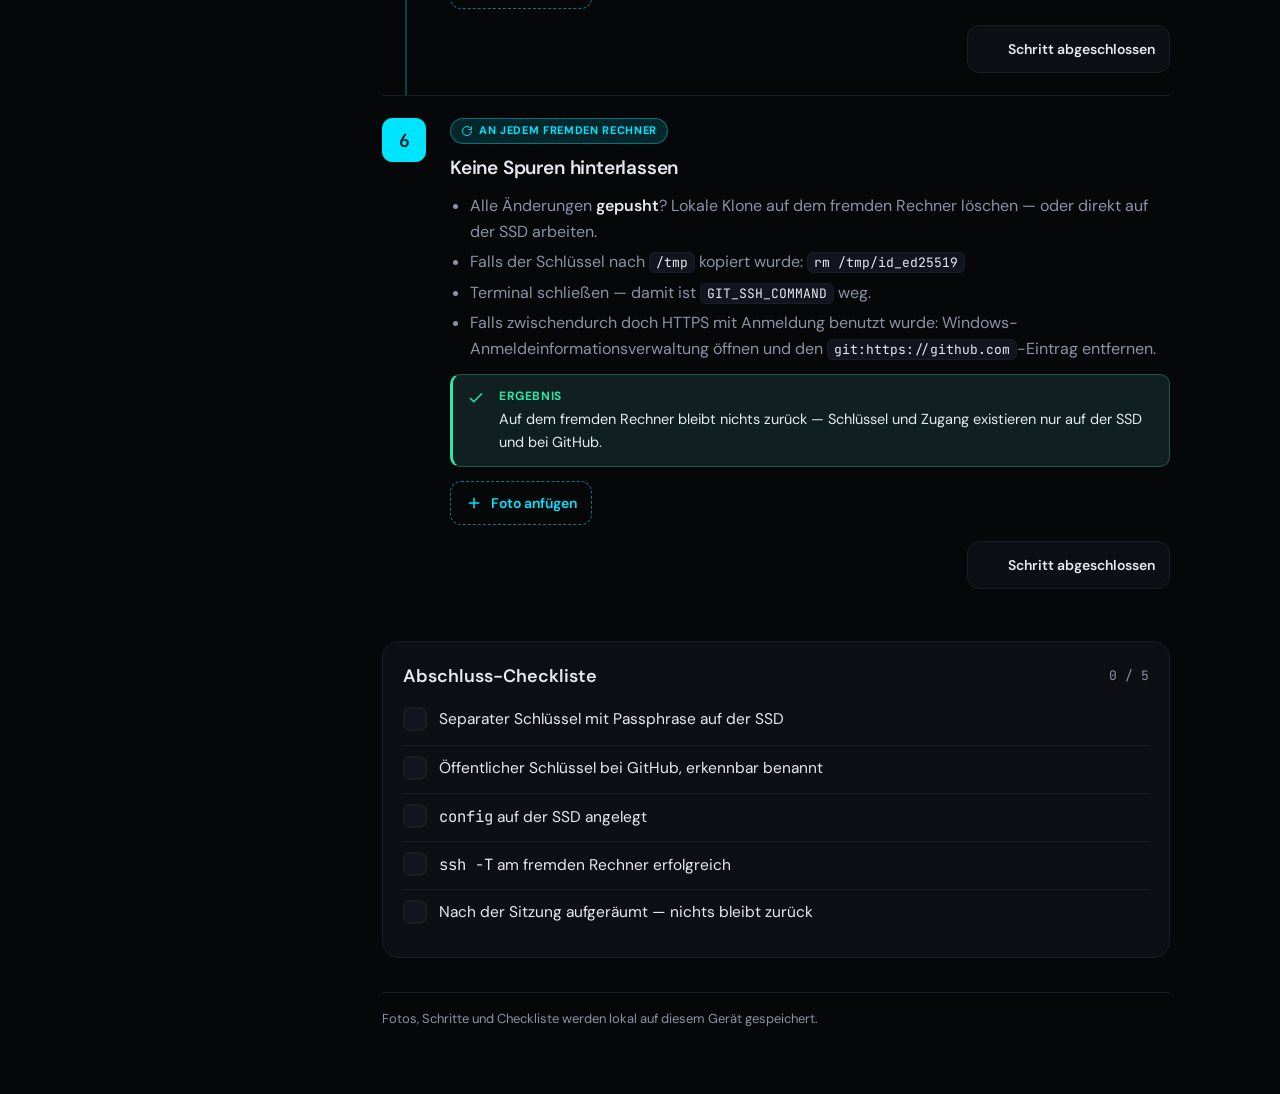
<file: anleitungen/git-ssd.html>
<!DOCTYPE html>
<html lang="de" data-theme="dunkel">
<head>
<meta charset="UTF-8">
<meta name="description" content="Ein separater SSH-Schlüssel samt Konfiguration reist auf der SSD mit — Git an fremden Rechnern nutzen, ohne Spuren zu hinterlassen.">
<meta name="hefter-untertitel" content="SSH-Schlüssel und Konfiguration unterwegs dabei">
<meta name="hefter-stichworte" content="ssd portable ssh schluessel config git ssh command fremder rechner unterwegs stick mobil workflow">
<meta name="hefter-kuerzel" content="SD">
<title>Git von der portablen SSD · Hefter</title>
<!-- KOPF-START · erzeugt von bauen.mjs — nicht von Hand ändern -->
<meta name="viewport" content="width=device-width, initial-scale=1, viewport-fit=cover">
<meta name="theme-color" content="#060709">
<link rel="manifest" href="../manifest.webmanifest">
<link rel="icon" href="../icons/01-ringe.svg" type="image/svg+xml">
<link rel="apple-touch-icon" href="../icons/png/01-ringe-192.png">
<link rel="stylesheet" href="../style.css">
<script>
/* Theme, Ansicht und Leisten-Zustand vor dem ersten Anstrich setzen — sonst
   blitzen helles Design, falsche Ansicht und breite Leiste kurz auf.
   localStorage liest synchron, deshalb geht das hier oben. "laedt" schaltet
   Übergänge bis zum ersten Bild ab; hefter.js nimmt die Klasse wieder weg.
   Wer eine weitere Einstellung ergänzt, die das Layout vor dem ersten
   Anstrich betrifft, ergänzt sie hier — nicht in hefter.js. */

/* Welche Ansicht gilt, entscheidet diese eine Funktion: aus der Wahl des
   Nutzers ("auto" oder eine der drei) wird die Ansicht, die wirklich
   angezeigt wird. Sie steht hier und nicht in hefter.js, weil sie vor dem
   ersten Anstrich laufen muss — hefter.js lädt erst am Dateiende. hefter.js
   ruft dieselbe Funktion beim Ändern des Fensters: eine Regel, eine Stelle. */
window.ansichtBestimmen = function (wahl) {
  /* Die Breite allein verwechselt ein kleines Fenster am Rechner mit einem
     Tablet, deshalb das Zeigegerät. Und die Höhe muss mit: ein quer
     gehaltenes iPhone ist 844px breit und wäre sonst als iPad durchgegangen. */
  var a = (wahl && wahl !== "auto") ? wahl
        : matchMedia("(max-width: 700px), (max-height: 500px)").matches ? "iphone"
        : matchMedia("(pointer: coarse)").matches ? "ipad" : "computer";
  /* Boden unter jeder Wahl: unter 640px bliebe neben der festen Leiste kein
     Inhalt mehr übrig. Wer auf dem Telefon "Computer" wählt, käme sonst an
     die Einstellung nicht mehr heran, mit der er es zurücknimmt. Gespeichert
     bleibt die Wahl — sie greift wieder, sobald das Fenster breit genug ist. */
  return (a !== "iphone" && matchMedia("(max-width: 640px)").matches) ? "iphone" : a;
};

var d = document.documentElement;
d.classList.add("laedt");
/* Erst ohne Speicher bestimmen, dann der Blick hinein: wirft localStorage
   (privater Modus), steht trotzdem eine Ansicht am <html>. Ohne sie griffe
   keine der drei und das Telefon bekäme die Computer-Darstellung. */
d.dataset.ansicht = ansichtBestimmen();
try {
  d.dataset.theme = localStorage.getItem("hefter:theme") || "dunkel";
  d.dataset.ansicht = ansichtBestimmen(localStorage.getItem("hefter:ansicht"));
  var a = d.dataset.ansicht;
  /* Auf dem iPhone gibt es den Schmal-Zustand nicht, auf dem iPad ist die
     Kürzelspalte die Vorgabe — eine ausdrückliche Wahl sticht beides. Weil
     die Klasse hier gar nicht erst gesetzt wird, wo es sie nicht gibt,
     braucht die iPhone-Ansicht in style.css kein !important dagegen. */
  var leiste = JSON.parse(localStorage.getItem("hefter:leiste") || "{}");
  if (a !== "iphone" && (leiste.schmal ?? a === "ipad")) d.classList.add("schmal");
  /* Abgeschaltete Bausteine je Ansicht. Gehört ebenfalls vor den ersten
     Anstrich: sonst blitzen Fotozonen und Kästen auf und verschwinden wieder.
     Nebenbei greift die Einstellung damit auch, wenn hefter.js gar nicht lädt. */
  var aus = JSON.parse(localStorage.getItem("hefter:anzeige") || "{}")[a] || [];
  for (var i = 0; i < aus.length; i++) d.classList.add("ohne-" + aus[i]);
} catch {}
</script>
</head>
<body data-seite="git-ssd" data-basis="../">

<div class="schleier" data-schleier></div>

<nav class="leiste" aria-label="Register">
  <div class="l-kopf">
    <a class="l-marke" href="../index.html">
      <span class="logo"><img data-appicon src="../icons/01-ringe.svg" alt=""></span>
      <span class="wortmarke"><b>Hefter</b><small>Register</small></span>
    </a>
    <button class="klapp" data-klapp aria-label="Leiste einklappen" title="Strg+B">
      <svg viewBox="0 0 24 24" fill="none" stroke="currentColor" stroke-width="2.4" stroke-linecap="round" stroke-linejoin="round"><polyline points="15 18 9 12 15 6"/></svg>
    </button>
  </div>

  <div class="l-suche">
    <input id="leisteSuche" type="search" placeholder="Seite suchen" autocomplete="off" aria-label="Seite suchen">
    <button class="lupe" data-lupe aria-label="Suchen">
      <svg viewBox="0 0 24 24" fill="none" stroke="currentColor" stroke-width="2"><circle cx="11" cy="11" r="7"/><path d="M21 21l-4.3-4.3"/></svg>
    </button>
  </div>

  <div class="l-register" id="leisteRegister"></div>
  <p class="l-leer" id="leisteLeer">Keine Seite gefunden.</p>

  <div class="l-fuss">
    <a class="f-btn" href="../zoom.html">
      <span class="kuerzel" aria-hidden="true">
        <svg viewBox="0 0 24 24" fill="none" stroke="currentColor" stroke-width="2"><rect x="3" y="3" width="18" height="18" rx="3"/><rect x="8.5" y="8.5" width="7" height="7" rx="1.5"/></svg>
      </span>
      <span class="f-text">Zoom</span>
      <span class="blase">Zoom</span>
    </a>
    <a class="f-btn" href="../einstellungen.html">
      <span class="kuerzel" aria-hidden="true">
        <svg viewBox="0 0 24 24" fill="none" stroke="currentColor" stroke-width="2"><circle cx="12" cy="12" r="3"/><path d="M19.4 15a1.7 1.7 0 0 0 .34 1.87l.06.06a2 2 0 1 1-2.83 2.83l-.06-.06a1.7 1.7 0 0 0-1.87-.34 1.7 1.7 0 0 0-1.03 1.56V21a2 2 0 1 1-4 0v-.09a1.7 1.7 0 0 0-1.03-1.56 1.7 1.7 0 0 0-1.87.34l-.06.06a2 2 0 1 1-2.83-2.83l.06-.06A1.7 1.7 0 0 0 4.6 15a1.7 1.7 0 0 0-1.56-1.03H3a2 2 0 1 1 0-4h.09A1.7 1.7 0 0 0 4.6 8.94a1.7 1.7 0 0 0-.34-1.87l-.06-.06a2 2 0 1 1 2.83-2.83l.06.06a1.7 1.7 0 0 0 1.87.34H9a1.7 1.7 0 0 0 1.03-1.56V3a2 2 0 1 1 4 0v.09c0 .68.4 1.3 1.03 1.56a1.7 1.7 0 0 0 1.87-.34l.06-.06a2 2 0 1 1 2.83 2.83l-.06.06a1.7 1.7 0 0 0-.34 1.87V9c.26.63.88 1.03 1.56 1.03H21a2 2 0 1 1 0 4h-.09A1.7 1.7 0 0 0 19.4 15z"/></svg>
      </span>
      <span class="f-text">Einstellungen</span>
      <span class="blase">Einstellungen</span>
    </a>
  </div>
</nav>

<div class="inhalt">

<header class="i-kopf">
  <button class="brenner" data-brenner aria-label="Register öffnen" aria-expanded="false">
    <svg viewBox="0 0 24 24" fill="none" stroke="currentColor" stroke-width="2" stroke-linecap="round"><path d="M3 6h18M3 12h18M3 18h18"/></svg>
  </button>
  <span class="krumen" data-krumen></span>
  <button class="iconbtn" data-themebtn aria-label="Design wechseln — aktuell Dunkel">
    <svg viewBox="0 0 24 24" fill="none" stroke="currentColor" stroke-width="2"><path d="M21 12.8A9 9 0 1 1 11.2 3 7 7 0 0 0 21 12.8z"/></svg>
    <span class="lbl">Dunkel</span>
  </button>
</header>

<div class="wrap">
<!-- KOPF-ENDE -->

  <header class="guide-head">
    <span class="chip">Git</span>
    <h1>Git von der portablen SSD nutzen</h1>
    <div class="meta">
      <span>⏱ <b>ca. 20 Min</b></span>
      <span>Aktualisiert <b>04.08.2026</b></span>
      <span><span class="mono">SSD</span> · fremde Rechner</span>
    </div>
    <p class="lead">Zugangsdaten aus Browser-Login und Token hängen am jeweiligen Rechner — nicht an der SSD. Die Lösung: ein eigener SSH-Schlüssel samt Konfiguration reist auf der SSD mit, und Git wird am fremden Rechner nur kurz darauf gezeigt.</p>
    <div class="schrittstand">
      <span class="fs-zahl" data-fs-zahl>0 / 6</span>
      <span class="balken"><i data-fs-balken></i></span>
      <button class="fs-reset" type="button" data-fs-reset>zurücksetzen</button>
    </div>


    <div class="stufenfilter" role="group" aria-label="Schritte filtern">
      <button data-filter="alle" class="aktiv">Alle Schritte</button>
      <button data-filter="wiederkehrend">Nur am fremden Rechner</button>
    </div>
    <p class="stufen-hinweis">Die einmalige Einrichtung der SSD ist ausgeblendet — sichtbar bleibt der Ablauf an jedem fremden Rechner.</p>
  </header>

  <main>

    <!-- Schritt 1 -->
    <section class="step einmalig" data-schritt="ssd-schluessel">
      <div class="rail"><button class="step-num" type="button" aria-pressed="false" aria-label="Schritt 1">1</button></div>
      <div class="step-body">
        <span class="stufe"><svg viewBox="0 0 24 24" fill="none" stroke="currentColor" stroke-width="2"><path d="M12 22s8-4 8-10V5l-8-3-8 3v7c0 6 8 10 8 10z"/></svg> Einmalig auf der SSD</span>
        <h2>Eigenen Schlüssel für die SSD erzeugen</h2>
        <p>Ein <b>separater</b> Schlüssel nur für unterwegs — nicht der Hauptschlüssel deines Rechners. Geht die SSD verloren, ziehst du bei GitHub nur diesen einen zurück.</p>
        <div class="codebox">
          <div class="codebox-head"><span class="fname">Terminal</span><span class="spacer"></span><button class="copybtn">Kopieren</button></div>
          <pre><span class="tok-c"># Ordner auf der SSD anlegen und Schlüssel direkt dorthin</span>
mkdir -p /pfad/zur/ssd/.portable-ssh
ssh-keygen <span class="tok-k">-t</span> ed25519 <span class="tok-k">-C</span> <span class="tok-s">"ssd-portable"</span> <span class="tok-k">-f</span> /pfad/zur/ssd/.portable-ssh/id_ed25519</pre>
        </div>
        <div class="callout sicher">
          <span class="ico"><svg viewBox="0 0 24 24" fill="none" stroke="currentColor" stroke-width="2"><path d="M12 22s8-4 8-10V5l-8-3-8 3v7c0 6 8 10 8 10z"/></svg></span>
          <div><div class="label">Passphrase ist hier Pflicht</div><div class="txt">Anders als beim <a href="hetzner-deploy.html">Server-Deploy-Key</a>: Dieser Schlüssel liegt auf einem Datenträger, der verloren gehen kann. Die Passphrase ist die letzte Verteidigungslinie — ohne sie ist die gefundene SSD ein GitHub-Generalschlüssel.</div></div>
        </div>
        <div class="fotozone">
          <div class="fotos"></div>
          <button class="addfoto"><svg viewBox="0 0 24 24" fill="none" stroke="currentColor" stroke-width="2"><path d="M12 5v14M5 12h14"/></svg> Foto anfügen</button>
        </div>
      </div>
    </section>

    <!-- Schritt 2 -->
    <section class="step einmalig" data-schritt="pubkey-github">
      <div class="rail"><button class="step-num" type="button" aria-pressed="false" aria-label="Schritt 2">2</button></div>
      <div class="step-body">
        <span class="stufe"><svg viewBox="0 0 24 24" fill="none" stroke="currentColor" stroke-width="2"><path d="M12 22s8-4 8-10V5l-8-3-8 3v7c0 6 8 10 8 10z"/></svg> Einmalig auf der SSD</span>
        <h2>Öffentlichen Schlüssel bei GitHub hinterlegen</h2>
        <div class="codebox">
          <div class="codebox-head"><span class="fname">Terminal</span><span class="spacer"></span><button class="copybtn">Kopieren</button></div>
          <pre>cat /pfad/zur/ssd/.portable-ssh/id_ed25519.pub</pre>
        </div>
        <p>Inhalt kopieren → GitHub → <b>Settings → SSH and GPG keys → New SSH key</b> → als Titel z. B. <b>„SSD portable"</b> — so ist beim Aufräumen sofort klar, welcher Schlüssel das ist.</p>
        <div class="fotozone">
          <div class="fotos"></div>
          <button class="addfoto"><svg viewBox="0 0 24 24" fill="none" stroke="currentColor" stroke-width="2"><path d="M12 5v14M5 12h14"/></svg> Foto anfügen</button>
        </div>
      </div>
    </section>

    <!-- Schritt 3 -->
    <section class="step einmalig stufenwechsel" data-schritt="ssd-config">
      <div class="rail"><button class="step-num" type="button" aria-pressed="false" aria-label="Schritt 3">3</button></div>
      <div class="step-body">
        <span class="stufe"><svg viewBox="0 0 24 24" fill="none" stroke="currentColor" stroke-width="2"><path d="M12 22s8-4 8-10V5l-8-3-8 3v7c0 6 8 10 8 10z"/></svg> Einmalig auf der SSD</span>
        <h2>SSH-Konfiguration auf die SSD legen</h2>
        <p>Damit du am fremden Rechner nicht mit Pfaden hantierst, bekommt die SSD eine eigene <code>config</code>:</p>
        <div class="codebox" data-typ="datei">
          <div class="codebox-head"><span class="fname">/pfad/zur/ssd/.portable-ssh/config</span><span class="spacer"></span><button class="copybtn">Kopieren</button></div>
          <pre><span class="tok-k">Host</span> github.com
  <span class="tok-k">User</span> git
  <span class="tok-k">IdentityFile</span> /pfad/zur/ssd/.portable-ssh/id_ed25519
  <span class="tok-k">IdentitiesOnly</span> yes</pre>
        </div>
        <div class="callout achtung">
          <span class="ico"><svg viewBox="0 0 24 24" fill="none" stroke="currentColor" stroke-width="2"><path d="M12 9v4m0 4h.01M10.3 3.9L1.8 18a2 2 0 0 0 1.7 3h17a2 2 0 0 0 1.7-3L13.7 3.9a2 2 0 0 0-3.4 0z"/></svg></span>
          <div><div class="label">Pfad ändert sich je Rechner</div><div class="txt">Laufwerksbuchstabe (Windows) bzw. Einhängepunkt (Linux/macOS) der SSD variieren. Der <code>IdentityFile</code>-Pfad in der config muss dann kurz angepasst werden — oder du nutzt in Schritt 4 die Variante ohne config, die den Pfad direkt mitgibt.</div></div>
        </div>
        <div class="fotozone">
          <div class="fotos"></div>
          <button class="addfoto"><svg viewBox="0 0 24 24" fill="none" stroke="currentColor" stroke-width="2"><path d="M12 5v14M5 12h14"/></svg> Foto anfügen</button>
        </div>
      </div>
    </section>

    <!-- Schritt 4 -->
    <section class="step wiederkehrend" data-schritt="git-zeigen">
      <div class="rail"><button class="step-num" type="button" aria-pressed="false" aria-label="Schritt 4">4</button></div>
      <div class="step-body">
        <span class="stufe"><svg viewBox="0 0 24 24" fill="none" stroke="currentColor" stroke-width="2"><path d="M21 12a9 9 0 1 1-3-6.7M21 3v6h-6"/></svg> An jedem fremden Rechner</span>
        <h2>Git auf die SSD zeigen lassen</h2>
        <p>Gilt nur für das aktuelle Terminal-Fenster — nach dem Schließen ist nichts davon übrig. Genau das ist gewollt.</p>
        <div class="codebox">
          <div class="codebox-head"><span class="fname">Git Bash / Linux / macOS</span><span class="spacer"></span><button class="copybtn">Kopieren</button></div>
          <pre>export GIT_SSH_COMMAND=<span class="tok-s">"ssh -F /pfad/zur/ssd/.portable-ssh/config"</span></pre>
        </div>
        <div class="codebox">
          <div class="codebox-head"><span class="fname">PowerShell</span><span class="spacer"></span><button class="copybtn">Kopieren</button></div>
          <pre>$env:GIT_SSH_COMMAND = <span class="tok-s">'ssh -F E:\.portable-ssh\config'</span></pre>
        </div>
        <div class="codebox">
          <div class="codebox-head"><span class="fname">Variante ohne config — Pfad direkt mitgeben</span><span class="spacer"></span><button class="copybtn">Kopieren</button></div>
          <pre>export GIT_SSH_COMMAND=<span class="tok-s">"ssh -i /pfad/zur/ssd/.portable-ssh/id_ed25519 -o IdentitiesOnly=yes"</span></pre>
        </div>
        <div class="callout achtung">
          <span class="ico"><svg viewBox="0 0 24 24" fill="none" stroke="currentColor" stroke-width="2"><path d="M12 9v4m0 4h.01M10.3 3.9L1.8 18a2 2 0 0 0 1.7 3h17a2 2 0 0 0 1.7-3L13.7 3.9a2 2 0 0 0-3.4 0z"/></svg></span>
          <div><div class="label">Linux/macOS: Rechte-Meldung</div><div class="txt">Ist die SSD mit exFAT/FAT32 formatiert, kann sie keine Unix-Dateirechte speichern — SSH verweigert dann mit <i>„UNPROTECTED PRIVATE KEY"</i>. Abhilfe: Schlüssel für die Sitzung kurz kopieren: <code>cp &lt;ssd&gt;/id_ed25519 /tmp/ &amp;&amp; chmod 600 /tmp/id_ed25519</code> und den Pfad in <code>-i</code> darauf zeigen — hinterher löschen (Schritt 6). Unter Windows tritt das nicht auf.</div></div>
        </div>
        <div class="fotozone">
          <div class="fotos"></div>
          <button class="addfoto"><svg viewBox="0 0 24 24" fill="none" stroke="currentColor" stroke-width="2"><path d="M12 5v14M5 12h14"/></svg> Foto anfügen</button>
        </div>
      </div>
    </section>

    <!-- Schritt 5 -->
    <section class="step wiederkehrend" data-schritt="arbeiten">
      <div class="rail"><button class="step-num" type="button" aria-pressed="false" aria-label="Schritt 5">5</button></div>
      <div class="step-body">
        <span class="stufe"><svg viewBox="0 0 24 24" fill="none" stroke="currentColor" stroke-width="2"><path d="M21 12a9 9 0 1 1-3-6.7M21 3v6h-6"/></svg> An jedem fremden Rechner</span>
        <h2>Testen und arbeiten wie gewohnt</h2>
        <div class="codebox">
          <div class="codebox-head"><span class="fname">Terminal (dasselbe Fenster!)</span><span class="spacer"></span><button class="copybtn">Kopieren</button></div>
          <pre><span class="tok-c"># Muss mit "Hi &lt;benutzer&gt;!" antworten</span>
ssh -T git@github.com

<span class="tok-c"># Danach normal — SSH-URLs verwenden</span>
git clone git@github.com:benutzer/repo.git
<span class="tok-c"># … bearbeiten, add, commit, pull --rebase, push …</span></pre>
        </div>
        <div class="callout info">
          <span class="ico"><svg viewBox="0 0 24 24" fill="none" stroke="currentColor" stroke-width="2"><circle cx="12" cy="12" r="9"/><path d="M12 16v-5M12 8h.01"/></svg></span>
          <div><div class="label">Fenster gewechselt?</div><div class="txt">Die Variable gilt nur im gesetzten Terminal. Ein neues Fenster oder das VS-Code-Terminal braucht den <code>export</code> aus Schritt 4 erneut. Der Arbeitsablauf selbst steht in <a href="vscode-git-workflow.html">Repo in VS Code klonen &amp; Änderungen hochladen</a>.</div></div>
        </div>
        <div class="fotozone">
          <div class="fotos"></div>
          <button class="addfoto"><svg viewBox="0 0 24 24" fill="none" stroke="currentColor" stroke-width="2"><path d="M12 5v14M5 12h14"/></svg> Foto anfügen</button>
        </div>
      </div>
    </section>

    <!-- Schritt 6 -->
    <section class="step wiederkehrend" data-schritt="aufraeumen">
      <div class="rail"><button class="step-num" type="button" aria-pressed="false" aria-label="Schritt 6">6</button></div>
      <div class="step-body">
        <span class="stufe"><svg viewBox="0 0 24 24" fill="none" stroke="currentColor" stroke-width="2"><path d="M21 12a9 9 0 1 1-3-6.7M21 3v6h-6"/></svg> An jedem fremden Rechner</span>
        <h2>Keine Spuren hinterlassen</h2>
        <ul>
          <li>Alle Änderungen <b>gepusht</b>? Lokale Klone auf dem fremden Rechner löschen — oder direkt auf der SSD arbeiten.</li>
          <li>Falls der Schlüssel nach <code>/tmp</code> kopiert wurde: <code>rm /tmp/id_ed25519</code></li>
          <li>Terminal schließen — damit ist <code>GIT_SSH_COMMAND</code> weg.</li>
          <li>Falls zwischendurch doch HTTPS mit Anmeldung benutzt wurde: Windows-Anmeldeinformations&shy;verwaltung öffnen und den <code>git:https://github.com</code>-Eintrag entfernen.</li>
        </ul>
        <div class="callout ergebnis">
          <span class="ico"><svg viewBox="0 0 24 24" fill="none" stroke="currentColor" stroke-width="2"><path d="M20 6L9 17l-5-5"/></svg></span>
          <div><div class="label">Ergebnis</div><div class="txt">Auf dem fremden Rechner bleibt nichts zurück — Schlüssel und Zugang existieren nur auf der SSD und bei GitHub.</div></div>
        </div>
        <div class="fotozone">
          <div class="fotos"></div>
          <button class="addfoto"><svg viewBox="0 0 24 24" fill="none" stroke="currentColor" stroke-width="2"><path d="M12 5v14M5 12h14"/></svg> Foto anfügen</button>
        </div>
      </div>
    </section>

  </main>

  <!-- Abschluss-Checkliste -->
  <div class="checkliste">
    <header>
      <h2>Abschluss-Checkliste</h2>
      <span class="fortschritt" id="chkStand">0 / 5</span>
    </header>
    <div class="check" data-check="schluessel-ssd"><span class="box"><svg viewBox="0 0 24 24" fill="none" stroke="currentColor" stroke-width="3"><path d="M20 6L9 17l-5-5"/></svg></span><span class="lbl">Separater Schlüssel mit Passphrase auf der SSD</span></div>
    <div class="check" data-check="pubkey-benannt"><span class="box"><svg viewBox="0 0 24 24" fill="none" stroke="currentColor" stroke-width="3"><path d="M20 6L9 17l-5-5"/></svg></span><span class="lbl">Öffentlicher Schlüssel bei GitHub, erkennbar benannt</span></div>
    <div class="check" data-check="config-ssd"><span class="box"><svg viewBox="0 0 24 24" fill="none" stroke="currentColor" stroke-width="3"><path d="M20 6L9 17l-5-5"/></svg></span><span class="lbl"><code>config</code> auf der SSD angelegt</span></div>
    <div class="check" data-check="test-fremd"><span class="box"><svg viewBox="0 0 24 24" fill="none" stroke="currentColor" stroke-width="3"><path d="M20 6L9 17l-5-5"/></svg></span><span class="lbl"><code>ssh -T</code> am fremden Rechner erfolgreich</span></div>
    <div class="check" data-check="aufgeraeumt"><span class="box"><svg viewBox="0 0 24 24" fill="none" stroke="currentColor" stroke-width="3"><path d="M20 6L9 17l-5-5"/></svg></span><span class="lbl">Nach der Sitzung aufgeräumt — nichts bleibt zurück</span></div>
  </div>

<!-- FUSS-START · erzeugt von bauen.mjs — nicht von Hand ändern -->
  <p class="foot">Fotos, Schritte und Checkliste werden lokal auf diesem Gerät gespeichert.</p>
</div><!-- .wrap -->
</div><!-- .inhalt -->

<script src="../hefter.js"></script>
</body>
</html>
</file>
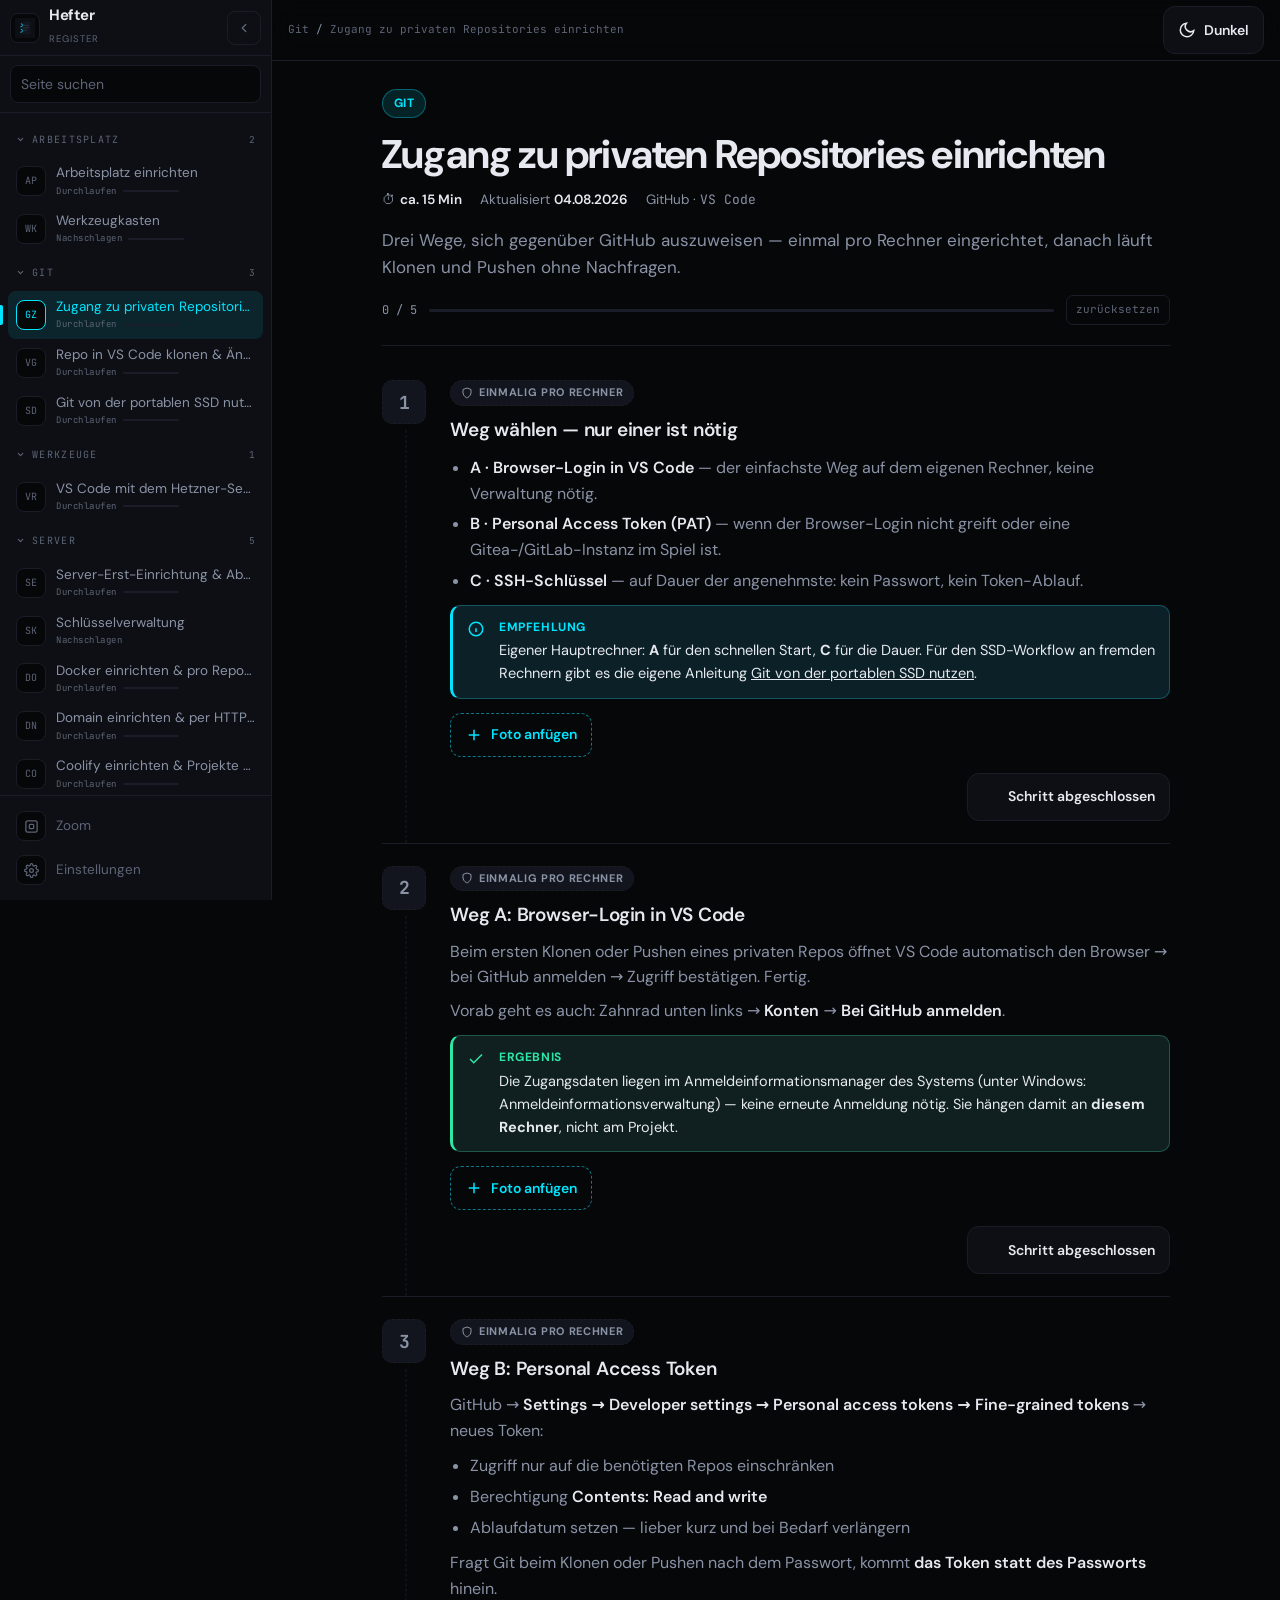
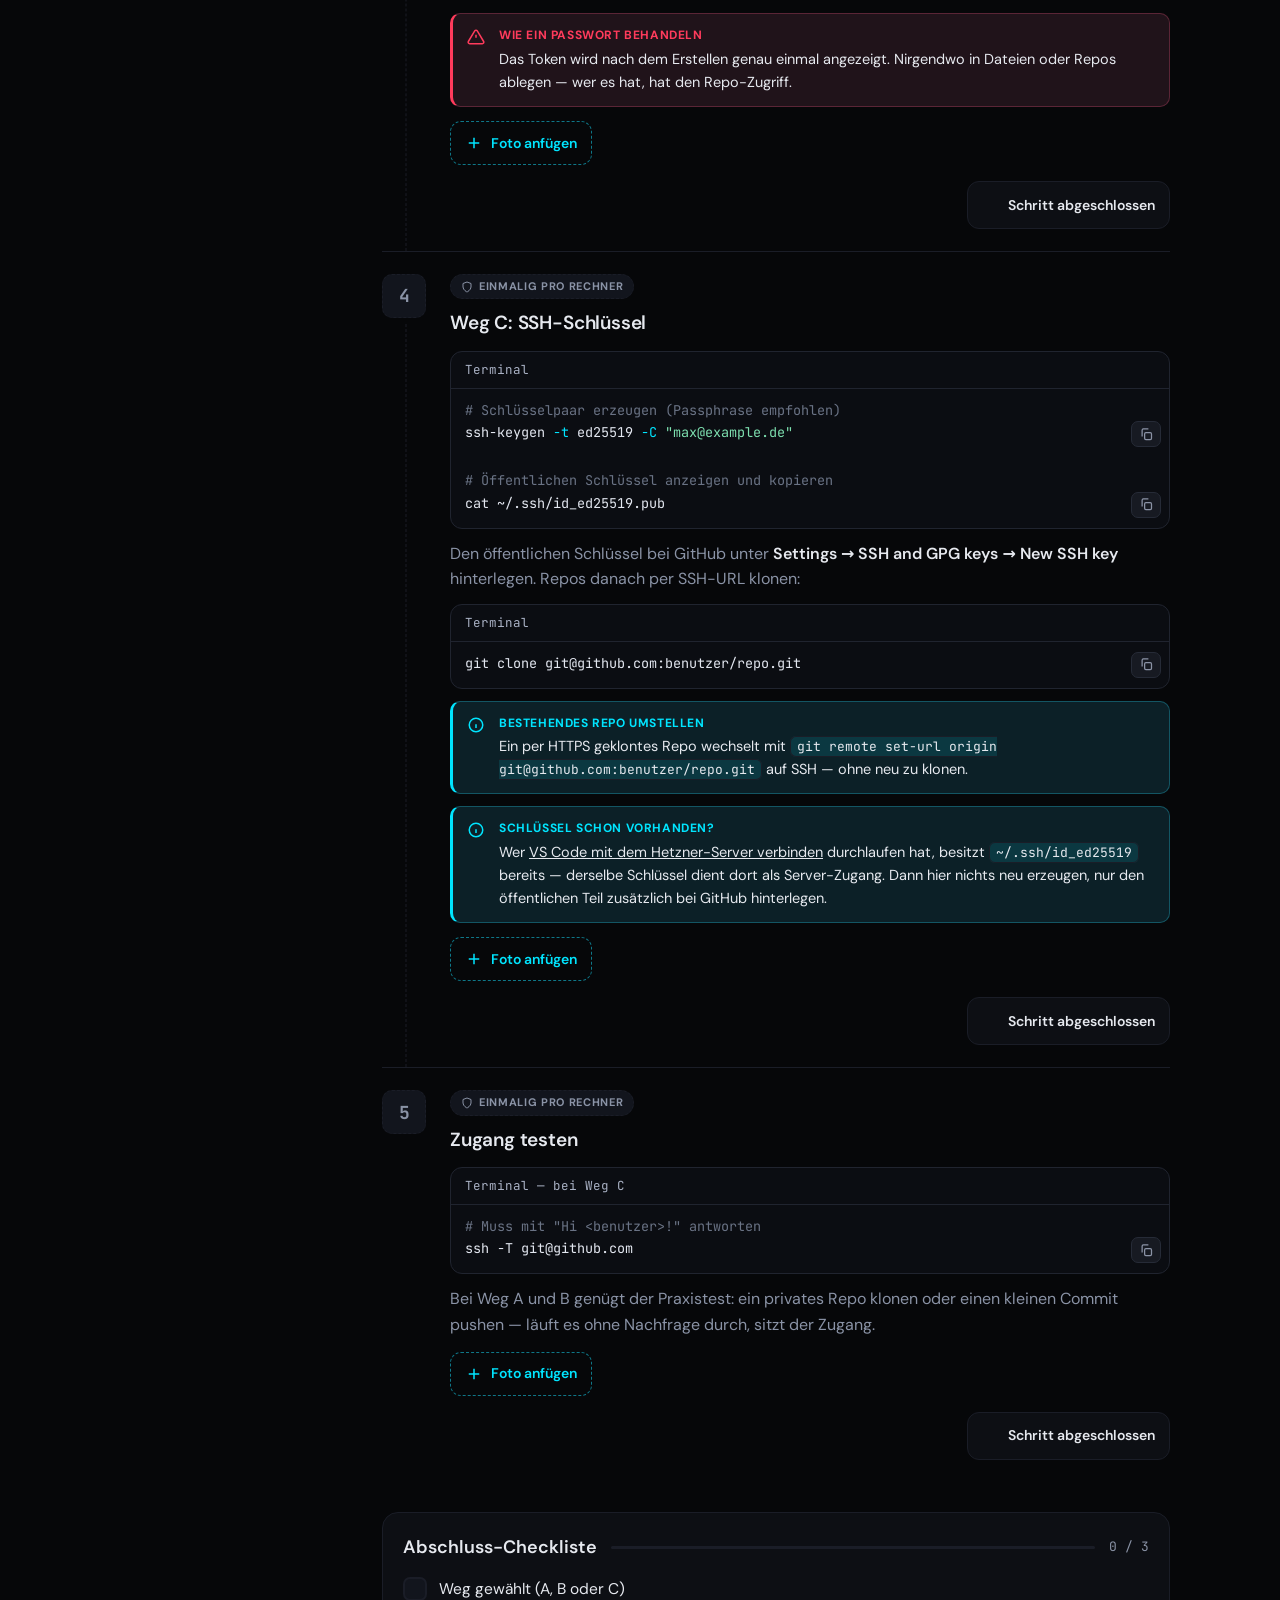
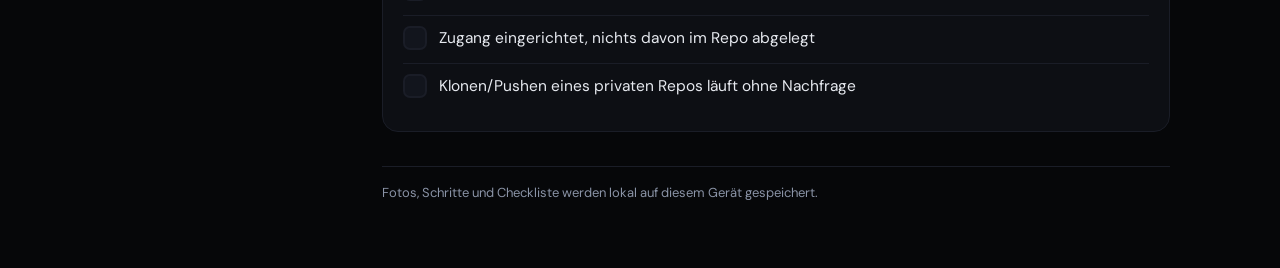
<file: anleitungen/git-zugang-privat.html>
<!DOCTYPE html>
<html lang="de" data-theme="dunkel">
<head>
<meta charset="UTF-8">
<meta name="description" content="Drei Wege zu privaten GitHub-Repositories: Browser-Login in VS Code, Fine-grained Personal Access Token oder SSH-Schlüssel — einmal pro Rechner eingerichtet.">
<meta name="hefter-untertitel" content="Browser-Login, Token oder SSH-Schlüssel">
<meta name="hefter-stichworte" content="github privat authentifizierung anmeldung token pat ssh schluessel login vscode zugriff credentials fine-grained">
<meta name="hefter-kuerzel" content="GZ">
<title>Zugang zu privaten Repositories · Hefter</title>
<!-- KOPF-START · erzeugt von bauen.mjs — nicht von Hand ändern -->
<meta name="viewport" content="width=device-width, initial-scale=1, viewport-fit=cover">
<meta name="theme-color" content="#060709">
<link rel="manifest" href="../manifest.webmanifest">
<link rel="icon" href="../icons/01-ringe.svg" type="image/svg+xml">
<link rel="apple-touch-icon" href="../icons/png/01-ringe-192.png">
<link rel="stylesheet" href="../style.css">
<script>
/* Theme, Ansicht und Leisten-Zustand vor dem ersten Anstrich setzen — sonst
   blitzen helles Design, falsche Ansicht und breite Leiste kurz auf.
   localStorage liest synchron, deshalb geht das hier oben. "laedt" schaltet
   Übergänge bis zum ersten Bild ab; hefter.js nimmt die Klasse wieder weg.
   Wer eine weitere Einstellung ergänzt, die das Layout vor dem ersten
   Anstrich betrifft, ergänzt sie hier — nicht in hefter.js. */

/* Welche Ansicht gilt, entscheidet diese eine Funktion: aus der Wahl des
   Nutzers ("auto" oder eine der drei) wird die Ansicht, die wirklich
   angezeigt wird. Sie steht hier und nicht in hefter.js, weil sie vor dem
   ersten Anstrich laufen muss — hefter.js lädt erst am Dateiende. hefter.js
   ruft dieselbe Funktion beim Ändern des Fensters: eine Regel, eine Stelle. */
window.ansichtBestimmen = function (wahl) {
  /* Die Breite allein verwechselt ein kleines Fenster am Rechner mit einem
     Tablet, deshalb das Zeigegerät. Und die Höhe muss mit: ein quer
     gehaltenes iPhone ist 844px breit und wäre sonst als iPad durchgegangen. */
  var a = (wahl && wahl !== "auto") ? wahl
        : matchMedia("(max-width: 700px), (max-height: 500px)").matches ? "iphone"
        : matchMedia("(pointer: coarse)").matches ? "ipad" : "computer";
  /* Boden unter jeder Wahl: unter 640px bliebe neben der festen Leiste kein
     Inhalt mehr übrig. Wer auf dem Telefon "Computer" wählt, käme sonst an
     die Einstellung nicht mehr heran, mit der er es zurücknimmt. Gespeichert
     bleibt die Wahl — sie greift wieder, sobald das Fenster breit genug ist. */
  return (a !== "iphone" && matchMedia("(max-width: 640px)").matches) ? "iphone" : a;
};

var d = document.documentElement;
d.classList.add("laedt");
/* Erst ohne Speicher bestimmen, dann der Blick hinein: wirft localStorage
   (privater Modus), steht trotzdem eine Ansicht am <html>. Ohne sie griffe
   keine der drei und das Telefon bekäme die Computer-Darstellung. */
d.dataset.ansicht = ansichtBestimmen();
try {
  d.dataset.theme = localStorage.getItem("hefter:theme") || "dunkel";
  d.dataset.ansicht = ansichtBestimmen(localStorage.getItem("hefter:ansicht"));
  var a = d.dataset.ansicht;
  /* Auf dem iPhone gibt es den Schmal-Zustand nicht, auf dem iPad ist die
     Kürzelspalte die Vorgabe — eine ausdrückliche Wahl sticht beides. Weil
     die Klasse hier gar nicht erst gesetzt wird, wo es sie nicht gibt,
     braucht die iPhone-Ansicht in style.css kein !important dagegen. */
  var leiste = JSON.parse(localStorage.getItem("hefter:leiste") || "{}");
  if (a !== "iphone" && (leiste.schmal ?? a === "ipad")) d.classList.add("schmal");
  /* Abgeschaltete Bausteine je Ansicht. Gehört ebenfalls vor den ersten
     Anstrich: sonst blitzen Fotozonen und Kästen auf und verschwinden wieder.
     Nebenbei greift die Einstellung damit auch, wenn hefter.js gar nicht lädt. */
  var aus = JSON.parse(localStorage.getItem("hefter:anzeige") || "{}")[a] || [];
  for (var i = 0; i < aus.length; i++) d.classList.add("ohne-" + aus[i]);
} catch {}
</script>
</head>
<body data-seite="git-zugang-privat" data-basis="../">

<div class="schleier" data-schleier></div>

<nav class="leiste" aria-label="Register">
  <div class="l-kopf">
    <a class="l-marke" href="../index.html">
      <span class="logo"><img data-appicon src="../icons/01-ringe.svg" alt=""></span>
      <span class="wortmarke"><b>Hefter</b><small>Register</small></span>
    </a>
    <button class="klapp" data-klapp aria-label="Leiste einklappen" title="Strg+B">
      <svg viewBox="0 0 24 24" fill="none" stroke="currentColor" stroke-width="2.4" stroke-linecap="round" stroke-linejoin="round"><polyline points="15 18 9 12 15 6"/></svg>
    </button>
  </div>

  <div class="l-suche">
    <input id="leisteSuche" type="search" placeholder="Seite suchen" autocomplete="off" aria-label="Seite suchen">
    <button class="lupe" data-lupe aria-label="Suchen">
      <svg viewBox="0 0 24 24" fill="none" stroke="currentColor" stroke-width="2"><circle cx="11" cy="11" r="7"/><path d="M21 21l-4.3-4.3"/></svg>
    </button>
  </div>

  <div class="l-register" id="leisteRegister"></div>
  <p class="l-leer" id="leisteLeer">Keine Seite gefunden.</p>

  <div class="l-fuss">
    <a class="f-btn" href="../zoom.html">
      <span class="kuerzel" aria-hidden="true">
        <svg viewBox="0 0 24 24" fill="none" stroke="currentColor" stroke-width="2"><rect x="3" y="3" width="18" height="18" rx="3"/><rect x="8.5" y="8.5" width="7" height="7" rx="1.5"/></svg>
      </span>
      <span class="f-text">Zoom</span>
      <span class="blase">Zoom</span>
    </a>
    <a class="f-btn" href="../einstellungen.html">
      <span class="kuerzel" aria-hidden="true">
        <svg viewBox="0 0 24 24" fill="none" stroke="currentColor" stroke-width="2"><circle cx="12" cy="12" r="3"/><path d="M19.4 15a1.7 1.7 0 0 0 .34 1.87l.06.06a2 2 0 1 1-2.83 2.83l-.06-.06a1.7 1.7 0 0 0-1.87-.34 1.7 1.7 0 0 0-1.03 1.56V21a2 2 0 1 1-4 0v-.09a1.7 1.7 0 0 0-1.03-1.56 1.7 1.7 0 0 0-1.87.34l-.06.06a2 2 0 1 1-2.83-2.83l.06-.06A1.7 1.7 0 0 0 4.6 15a1.7 1.7 0 0 0-1.56-1.03H3a2 2 0 1 1 0-4h.09A1.7 1.7 0 0 0 4.6 8.94a1.7 1.7 0 0 0-.34-1.87l-.06-.06a2 2 0 1 1 2.83-2.83l.06.06a1.7 1.7 0 0 0 1.87.34H9a1.7 1.7 0 0 0 1.03-1.56V3a2 2 0 1 1 4 0v.09c0 .68.4 1.3 1.03 1.56a1.7 1.7 0 0 0 1.87-.34l.06-.06a2 2 0 1 1 2.83 2.83l-.06.06a1.7 1.7 0 0 0-.34 1.87V9c.26.63.88 1.03 1.56 1.03H21a2 2 0 1 1 0 4h-.09A1.7 1.7 0 0 0 19.4 15z"/></svg>
      </span>
      <span class="f-text">Einstellungen</span>
      <span class="blase">Einstellungen</span>
    </a>
  </div>
</nav>

<div class="inhalt">

<header class="i-kopf">
  <button class="brenner" data-brenner aria-label="Register öffnen" aria-expanded="false">
    <svg viewBox="0 0 24 24" fill="none" stroke="currentColor" stroke-width="2" stroke-linecap="round"><path d="M3 6h18M3 12h18M3 18h18"/></svg>
  </button>
  <span class="krumen" data-krumen></span>
  <button class="iconbtn" data-themebtn aria-label="Design wechseln — aktuell Dunkel">
    <svg viewBox="0 0 24 24" fill="none" stroke="currentColor" stroke-width="2"><path d="M21 12.8A9 9 0 1 1 11.2 3 7 7 0 0 0 21 12.8z"/></svg>
    <span class="lbl">Dunkel</span>
  </button>
</header>

<div class="wrap">
<!-- KOPF-ENDE -->

  <header class="guide-head">
    <span class="chip">Git</span>
    <h1>Zugang zu privaten Repositories einrichten</h1>
    <div class="meta">
      <span>⏱ <b>ca. 15 Min</b></span>
      <span>Aktualisiert <b>04.08.2026</b></span>
      <span>GitHub · <span class="mono">VS Code</span></span>
    </div>
    <p class="lead">Drei Wege, sich gegenüber GitHub auszuweisen — einmal pro Rechner eingerichtet, danach läuft Klonen und Pushen ohne Nachfragen.</p>

    <div class="schrittstand">
      <span class="fs-zahl" data-fs-zahl>0 / 5</span>
      <span class="balken"><i data-fs-balken></i></span>
      <button class="fs-reset" type="button" data-fs-reset>zurücksetzen</button>
    </div>
  </header>

  <main>

    <!-- Schritt 1 -->
    <section class="step einmalig" data-schritt="weg-wahl">
      <div class="rail"><button class="step-num" type="button" aria-pressed="false" aria-label="Schritt 1">1</button></div>
      <div class="step-body">
        <span class="stufe"><svg viewBox="0 0 24 24" fill="none" stroke="currentColor" stroke-width="2"><path d="M12 22s8-4 8-10V5l-8-3-8 3v7c0 6 8 10 8 10z"/></svg> Einmalig pro Rechner</span>
        <h2>Weg wählen — nur einer ist nötig</h2>
        <ul>
          <li><b>A · Browser-Login in VS Code</b> — der einfachste Weg auf dem eigenen Rechner, keine Verwaltung nötig.</li>
          <li><b>B · Personal Access Token (PAT)</b> — wenn der Browser-Login nicht greift oder eine Gitea-/GitLab-Instanz im Spiel ist.</li>
          <li><b>C · SSH-Schlüssel</b> — auf Dauer der angenehmste: kein Passwort, kein Token-Ablauf.</li>
        </ul>
        <div class="callout info">
          <span class="ico"><svg viewBox="0 0 24 24" fill="none" stroke="currentColor" stroke-width="2"><circle cx="12" cy="12" r="9"/><path d="M12 16v-5M12 8h.01"/></svg></span>
          <div><div class="label">Empfehlung</div><div class="txt">Eigener Hauptrechner: <b>A</b> für den schnellen Start, <b>C</b> für die Dauer. Für den SSD-Workflow an fremden Rechnern gibt es die eigene Anleitung <a href="git-ssd.html">Git von der portablen SSD nutzen</a>.</div></div>
        </div>
        <div class="fotozone">
          <div class="fotos"></div>
          <button class="addfoto"><svg viewBox="0 0 24 24" fill="none" stroke="currentColor" stroke-width="2"><path d="M12 5v14M5 12h14"/></svg> Foto anfügen</button>
        </div>
      </div>
    </section>

    <!-- Schritt 2 -->
    <section class="step einmalig" data-schritt="weg-a-login">
      <div class="rail"><button class="step-num" type="button" aria-pressed="false" aria-label="Schritt 2">2</button></div>
      <div class="step-body">
        <span class="stufe"><svg viewBox="0 0 24 24" fill="none" stroke="currentColor" stroke-width="2"><path d="M12 22s8-4 8-10V5l-8-3-8 3v7c0 6 8 10 8 10z"/></svg> Einmalig pro Rechner</span>
        <h2>Weg A: Browser-Login in VS Code</h2>
        <p>Beim ersten Klonen oder Pushen eines privaten Repos öffnet VS Code automatisch den Browser → bei GitHub anmelden → Zugriff bestätigen. Fertig.</p>
        <p>Vorab geht es auch: Zahnrad unten links → <b>Konten</b> → <b>Bei GitHub anmelden</b>.</p>
        <div class="callout ergebnis">
          <span class="ico"><svg viewBox="0 0 24 24" fill="none" stroke="currentColor" stroke-width="2"><path d="M20 6L9 17l-5-5"/></svg></span>
          <div><div class="label">Ergebnis</div><div class="txt">Die Zugangsdaten liegen im Anmeldeinformations&shy;manager des Systems (unter Windows: Anmeldeinformationsverwaltung) — keine erneute Anmeldung nötig. Sie hängen damit an <b>diesem Rechner</b>, nicht am Projekt.</div></div>
        </div>
        <div class="fotozone">
          <div class="fotos"></div>
          <button class="addfoto"><svg viewBox="0 0 24 24" fill="none" stroke="currentColor" stroke-width="2"><path d="M12 5v14M5 12h14"/></svg> Foto anfügen</button>
        </div>
      </div>
    </section>

    <!-- Schritt 3 -->
    <section class="step einmalig" data-schritt="weg-b-token">
      <div class="rail"><button class="step-num" type="button" aria-pressed="false" aria-label="Schritt 3">3</button></div>
      <div class="step-body">
        <span class="stufe"><svg viewBox="0 0 24 24" fill="none" stroke="currentColor" stroke-width="2"><path d="M12 22s8-4 8-10V5l-8-3-8 3v7c0 6 8 10 8 10z"/></svg> Einmalig pro Rechner</span>
        <h2>Weg B: Personal Access Token</h2>
        <p>GitHub → <b>Settings → Developer settings → Personal access tokens → Fine-grained tokens</b> → neues Token:</p>
        <ul>
          <li>Zugriff nur auf die benötigten Repos einschränken</li>
          <li>Berechtigung <b>Contents: Read and write</b></li>
          <li>Ablaufdatum setzen — lieber kurz und bei Bedarf verlängern</li>
        </ul>
        <p>Fragt Git beim Klonen oder Pushen nach dem Passwort, kommt <b>das Token statt des Passworts</b> hinein.</p>
        <div class="callout gefahr">
          <span class="ico"><svg viewBox="0 0 24 24" fill="none" stroke="currentColor" stroke-width="2"><path d="M12 9v4m0 4h.01M10.3 3.9L1.8 18a2 2 0 0 0 1.7 3h17a2 2 0 0 0 1.7-3L13.7 3.9a2 2 0 0 0-3.4 0z"/></svg></span>
          <div><div class="label">Wie ein Passwort behandeln</div><div class="txt">Das Token wird nach dem Erstellen genau einmal angezeigt. Nirgendwo in Dateien oder Repos ablegen — wer es hat, hat den Repo-Zugriff.</div></div>
        </div>
        <div class="fotozone">
          <div class="fotos"></div>
          <button class="addfoto"><svg viewBox="0 0 24 24" fill="none" stroke="currentColor" stroke-width="2"><path d="M12 5v14M5 12h14"/></svg> Foto anfügen</button>
        </div>
      </div>
    </section>

    <!-- Schritt 4 -->
    <section class="step einmalig" data-schritt="weg-c-ssh">
      <div class="rail"><button class="step-num" type="button" aria-pressed="false" aria-label="Schritt 4">4</button></div>
      <div class="step-body">
        <span class="stufe"><svg viewBox="0 0 24 24" fill="none" stroke="currentColor" stroke-width="2"><path d="M12 22s8-4 8-10V5l-8-3-8 3v7c0 6 8 10 8 10z"/></svg> Einmalig pro Rechner</span>
        <h2>Weg C: SSH-Schlüssel</h2>
        <div class="codebox">
          <div class="codebox-head"><span class="fname">Terminal</span><span class="spacer"></span><button class="copybtn">Kopieren</button></div>
          <pre><span class="tok-c"># Schlüsselpaar erzeugen (Passphrase empfohlen)</span>
ssh-keygen <span class="tok-k">-t</span> ed25519 <span class="tok-k">-C</span> <span class="tok-s">"max@example.de"</span>

<span class="tok-c"># Öffentlichen Schlüssel anzeigen und kopieren</span>
cat ~/.ssh/id_ed25519.pub</pre>
        </div>
        <p>Den öffentlichen Schlüssel bei GitHub unter <b>Settings → SSH and GPG keys → New SSH key</b> hinterlegen. Repos danach per SSH-URL klonen:</p>
        <div class="codebox">
          <div class="codebox-head"><span class="fname">Terminal</span><span class="spacer"></span><button class="copybtn">Kopieren</button></div>
          <pre>git clone git@github.com:benutzer/repo.git</pre>
        </div>
        <div class="callout info">
          <span class="ico"><svg viewBox="0 0 24 24" fill="none" stroke="currentColor" stroke-width="2"><circle cx="12" cy="12" r="9"/><path d="M12 16v-5M12 8h.01"/></svg></span>
          <div><div class="label">Bestehendes Repo umstellen</div><div class="txt">Ein per HTTPS geklontes Repo wechselt mit <code>git remote set-url origin git@github.com:benutzer/repo.git</code> auf SSH — ohne neu zu klonen.</div></div>
        </div>
        <div class="callout info">
          <span class="ico"><svg viewBox="0 0 24 24" fill="none" stroke="currentColor" stroke-width="2"><circle cx="12" cy="12" r="9"/><path d="M12 16v-5M12 8h.01"/></svg></span>
          <div><div class="label">Schlüssel schon vorhanden?</div><div class="txt">Wer <a href="vscode-remote-ssh.html">VS Code mit dem Hetzner-Server verbinden</a> durchlaufen hat, besitzt <code>~/.ssh/id_ed25519</code> bereits — derselbe Schlüssel dient dort als Server-Zugang. Dann hier nichts neu erzeugen, nur den öffentlichen Teil zusätzlich bei GitHub hinterlegen.</div></div>
        </div>
        <div class="fotozone">
          <div class="fotos"></div>
          <button class="addfoto"><svg viewBox="0 0 24 24" fill="none" stroke="currentColor" stroke-width="2"><path d="M12 5v14M5 12h14"/></svg> Foto anfügen</button>
        </div>
      </div>
    </section>

    <!-- Schritt 5 -->
    <section class="step einmalig" data-schritt="zugang-test">
      <div class="rail"><button class="step-num" type="button" aria-pressed="false" aria-label="Schritt 5">5</button></div>
      <div class="step-body">
        <span class="stufe"><svg viewBox="0 0 24 24" fill="none" stroke="currentColor" stroke-width="2"><path d="M12 22s8-4 8-10V5l-8-3-8 3v7c0 6 8 10 8 10z"/></svg> Einmalig pro Rechner</span>
        <h2>Zugang testen</h2>
        <div class="codebox">
          <div class="codebox-head"><span class="fname">Terminal — bei Weg C</span><span class="spacer"></span><button class="copybtn">Kopieren</button></div>
          <pre><span class="tok-c"># Muss mit "Hi &lt;benutzer&gt;!" antworten</span>
ssh -T git@github.com</pre>
        </div>
        <p>Bei Weg A und B genügt der Praxistest: ein privates Repo klonen oder einen kleinen Commit pushen — läuft es ohne Nachfrage durch, sitzt der Zugang.</p>
        <div class="fotozone">
          <div class="fotos"></div>
          <button class="addfoto"><svg viewBox="0 0 24 24" fill="none" stroke="currentColor" stroke-width="2"><path d="M12 5v14M5 12h14"/></svg> Foto anfügen</button>
        </div>
      </div>
    </section>

  </main>

  <!-- Abschluss-Checkliste -->
  <div class="checkliste">
    <header>
      <h2>Abschluss-Checkliste</h2>
      <span class="balken"><i data-haken-balken></i></span>
      <span class="fortschritt" id="chkStand">0 / 3</span>
    </header>
    <div class="check" data-check="weg-gewaehlt"><span class="box"><svg viewBox="0 0 24 24" fill="none" stroke="currentColor" stroke-width="3"><path d="M20 6L9 17l-5-5"/></svg></span><span class="lbl">Weg gewählt (A, B oder C)</span></div>
    <div class="check" data-check="eingerichtet"><span class="box"><svg viewBox="0 0 24 24" fill="none" stroke="currentColor" stroke-width="3"><path d="M20 6L9 17l-5-5"/></svg></span><span class="lbl">Zugang eingerichtet, nichts davon im Repo abgelegt</span></div>
    <div class="check" data-check="test-ok"><span class="box"><svg viewBox="0 0 24 24" fill="none" stroke="currentColor" stroke-width="3"><path d="M20 6L9 17l-5-5"/></svg></span><span class="lbl">Klonen/Pushen eines privaten Repos läuft ohne Nachfrage</span></div>
  </div>

<!-- FUSS-START · erzeugt von bauen.mjs — nicht von Hand ändern -->
  <p class="foot">Fotos, Schritte und Checkliste werden lokal auf diesem Gerät gespeichert.</p>
</div><!-- .wrap -->
</div><!-- .inhalt -->

<script src="../hefter.js"></script>
</body>
</html>
</file>
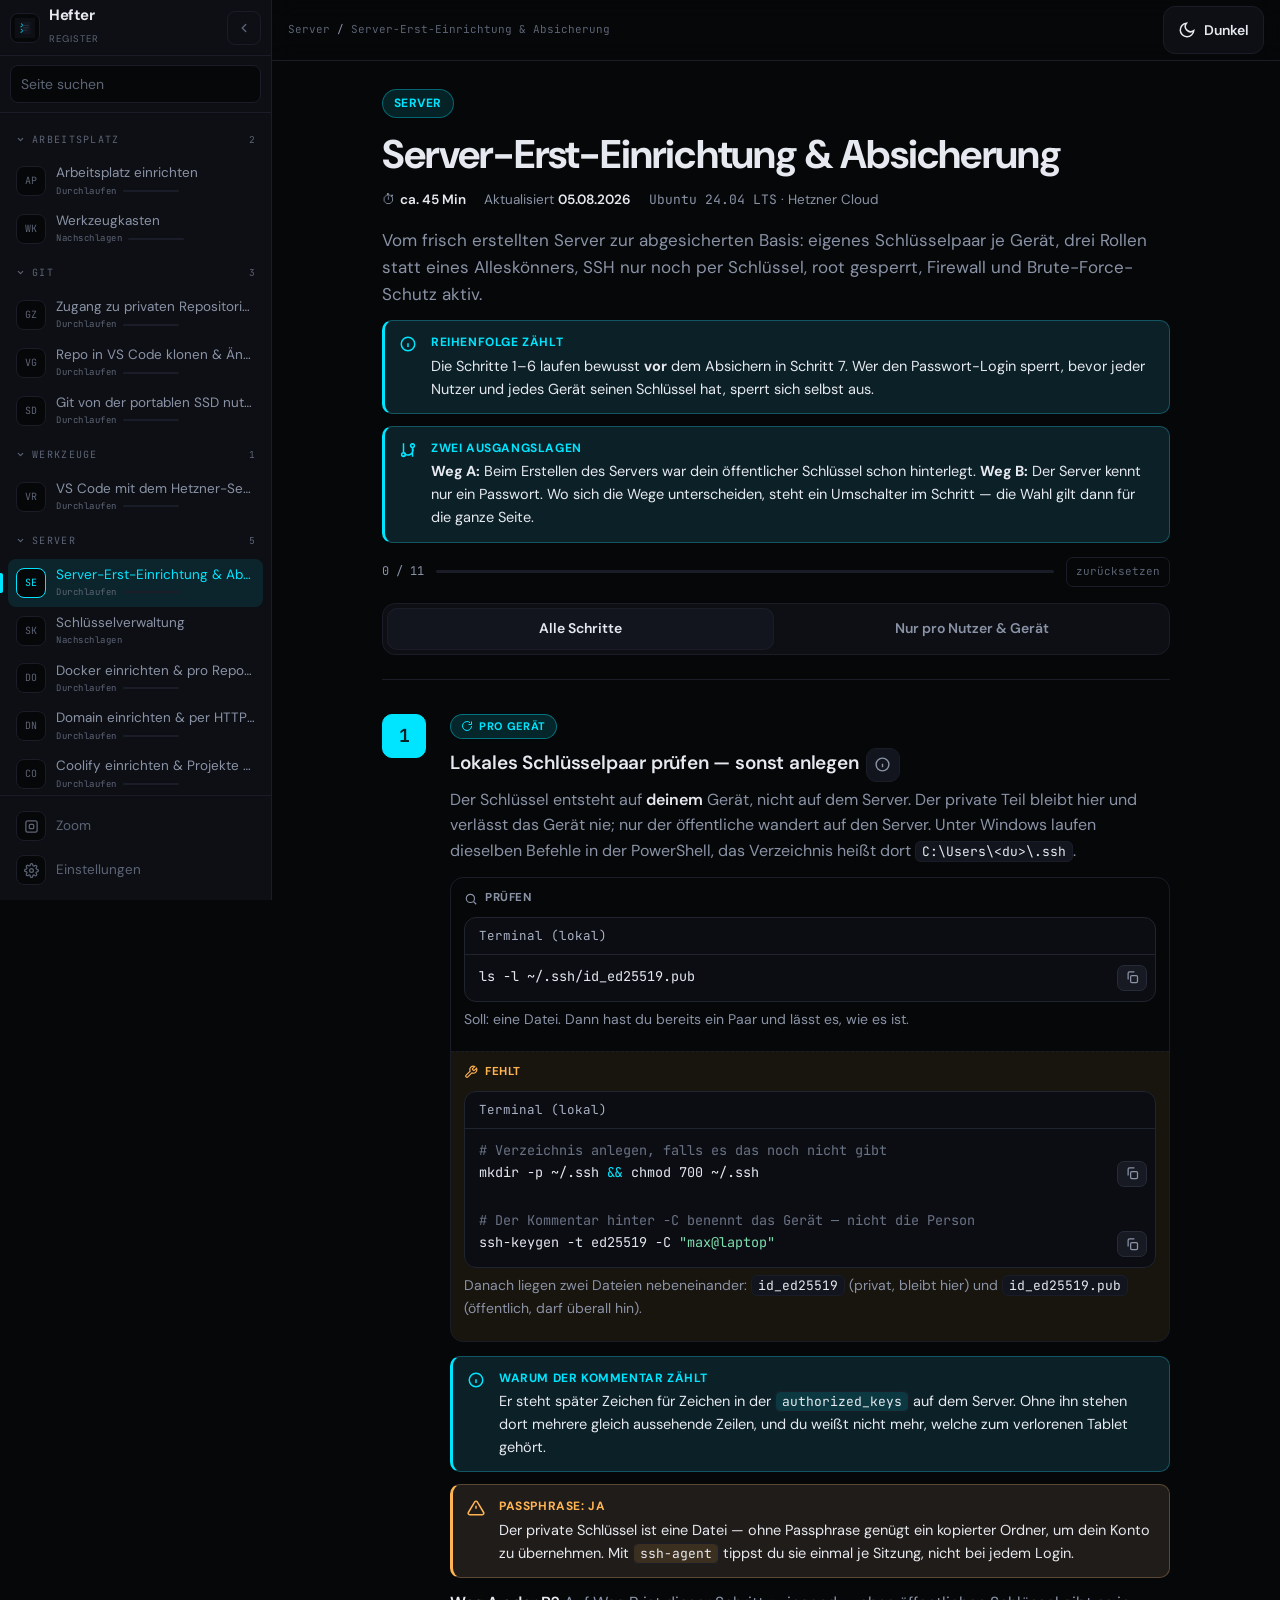
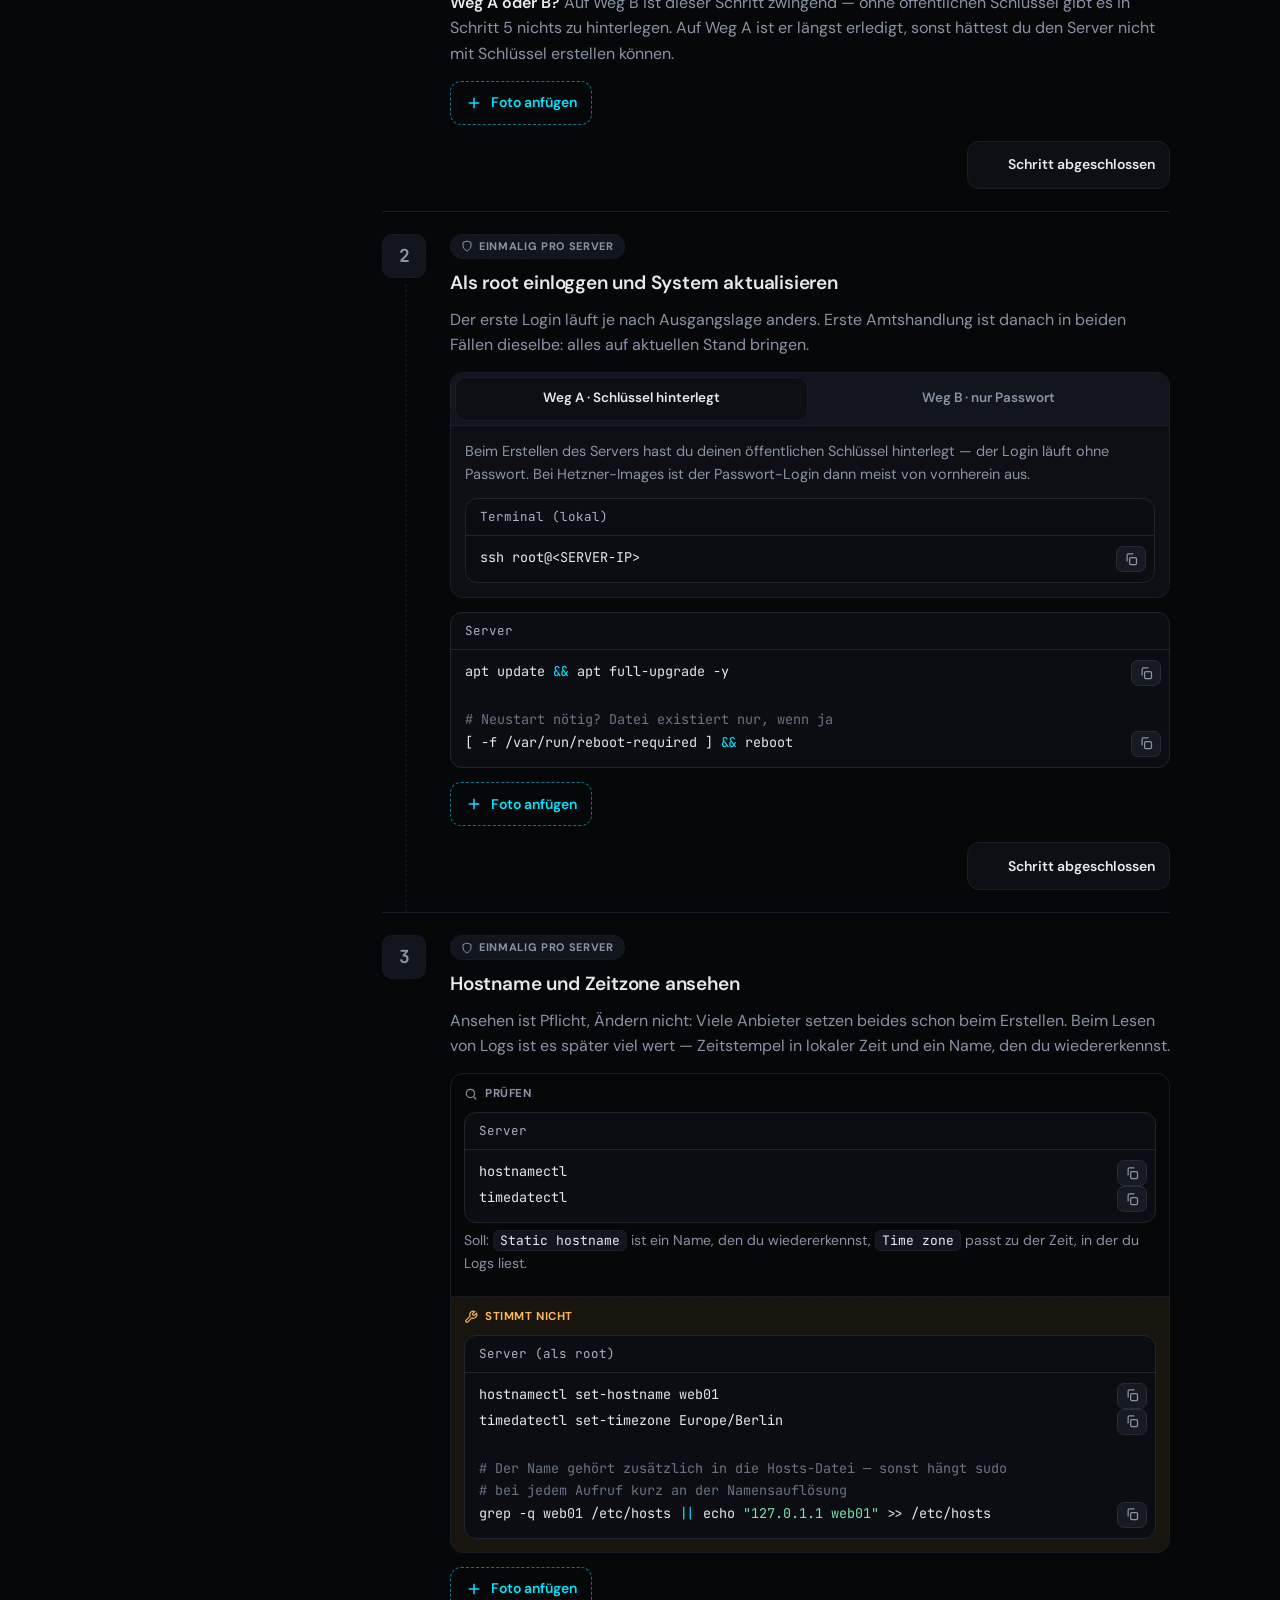
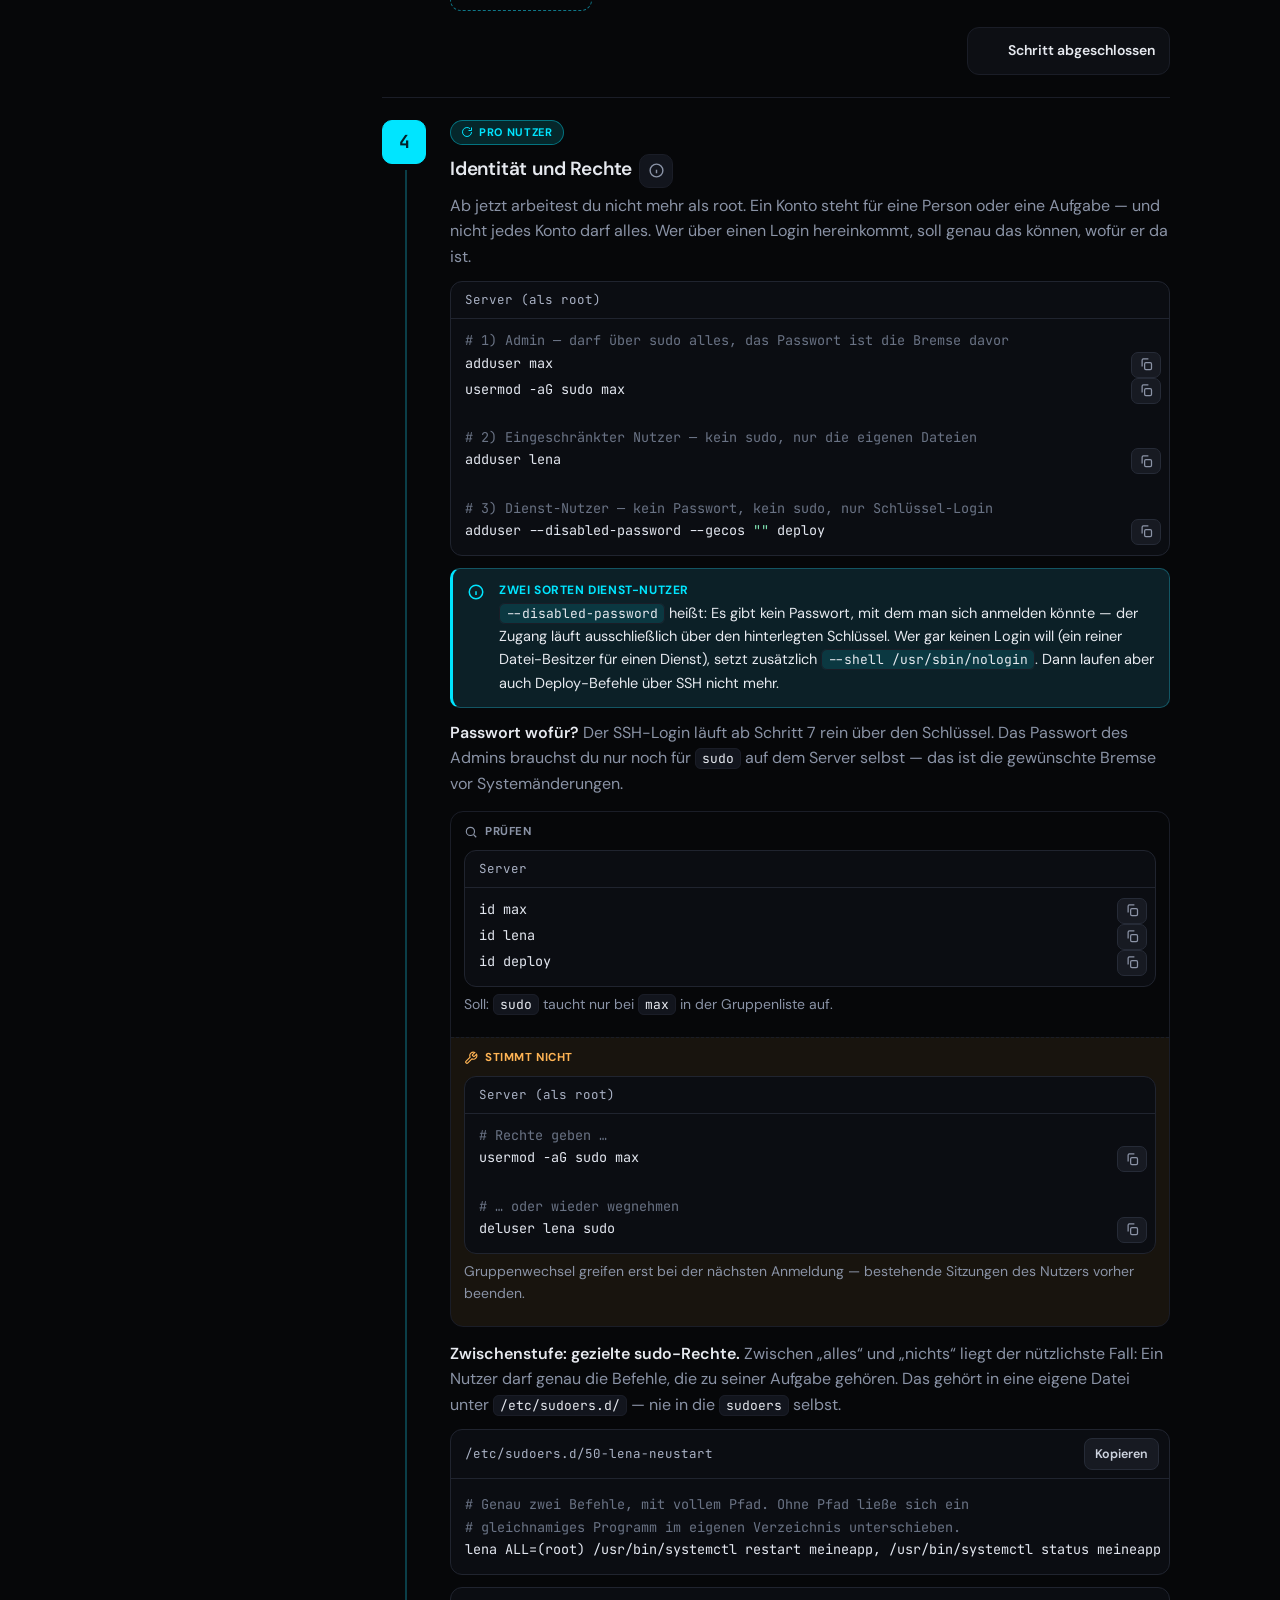
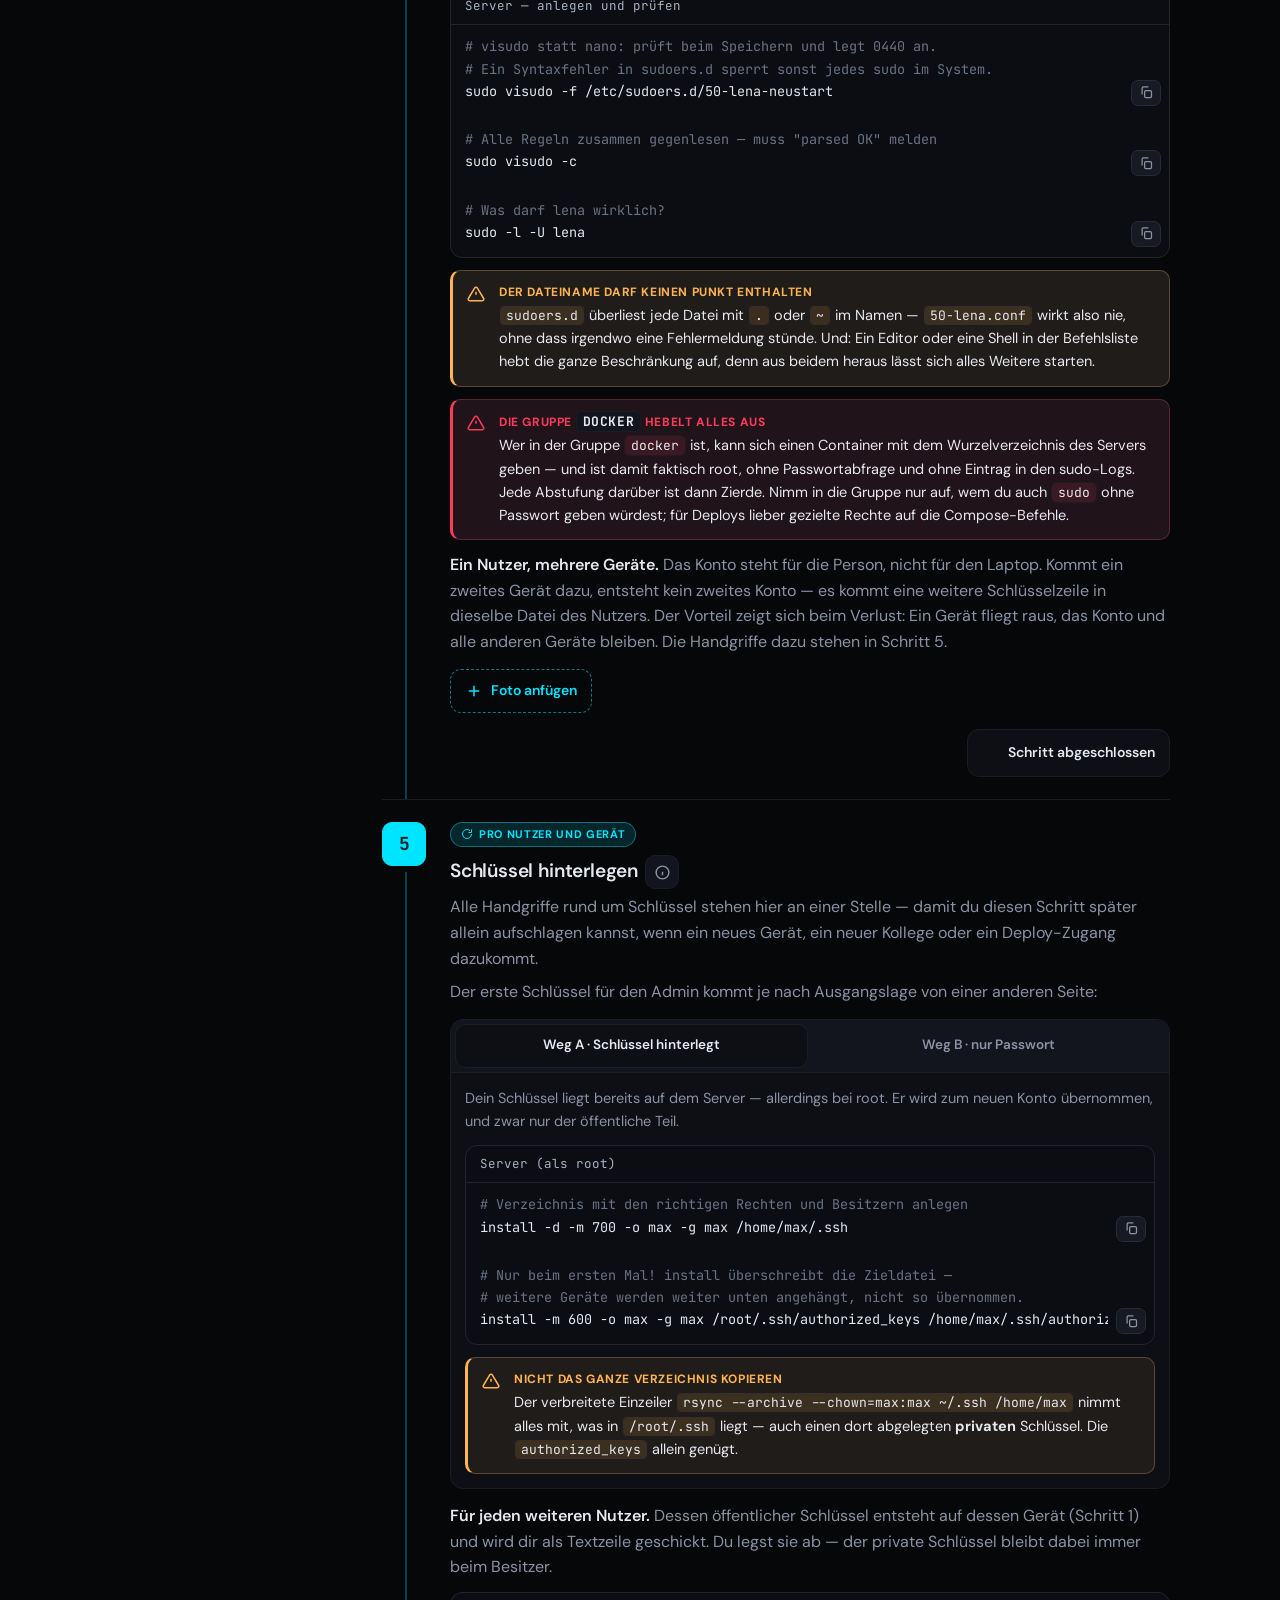
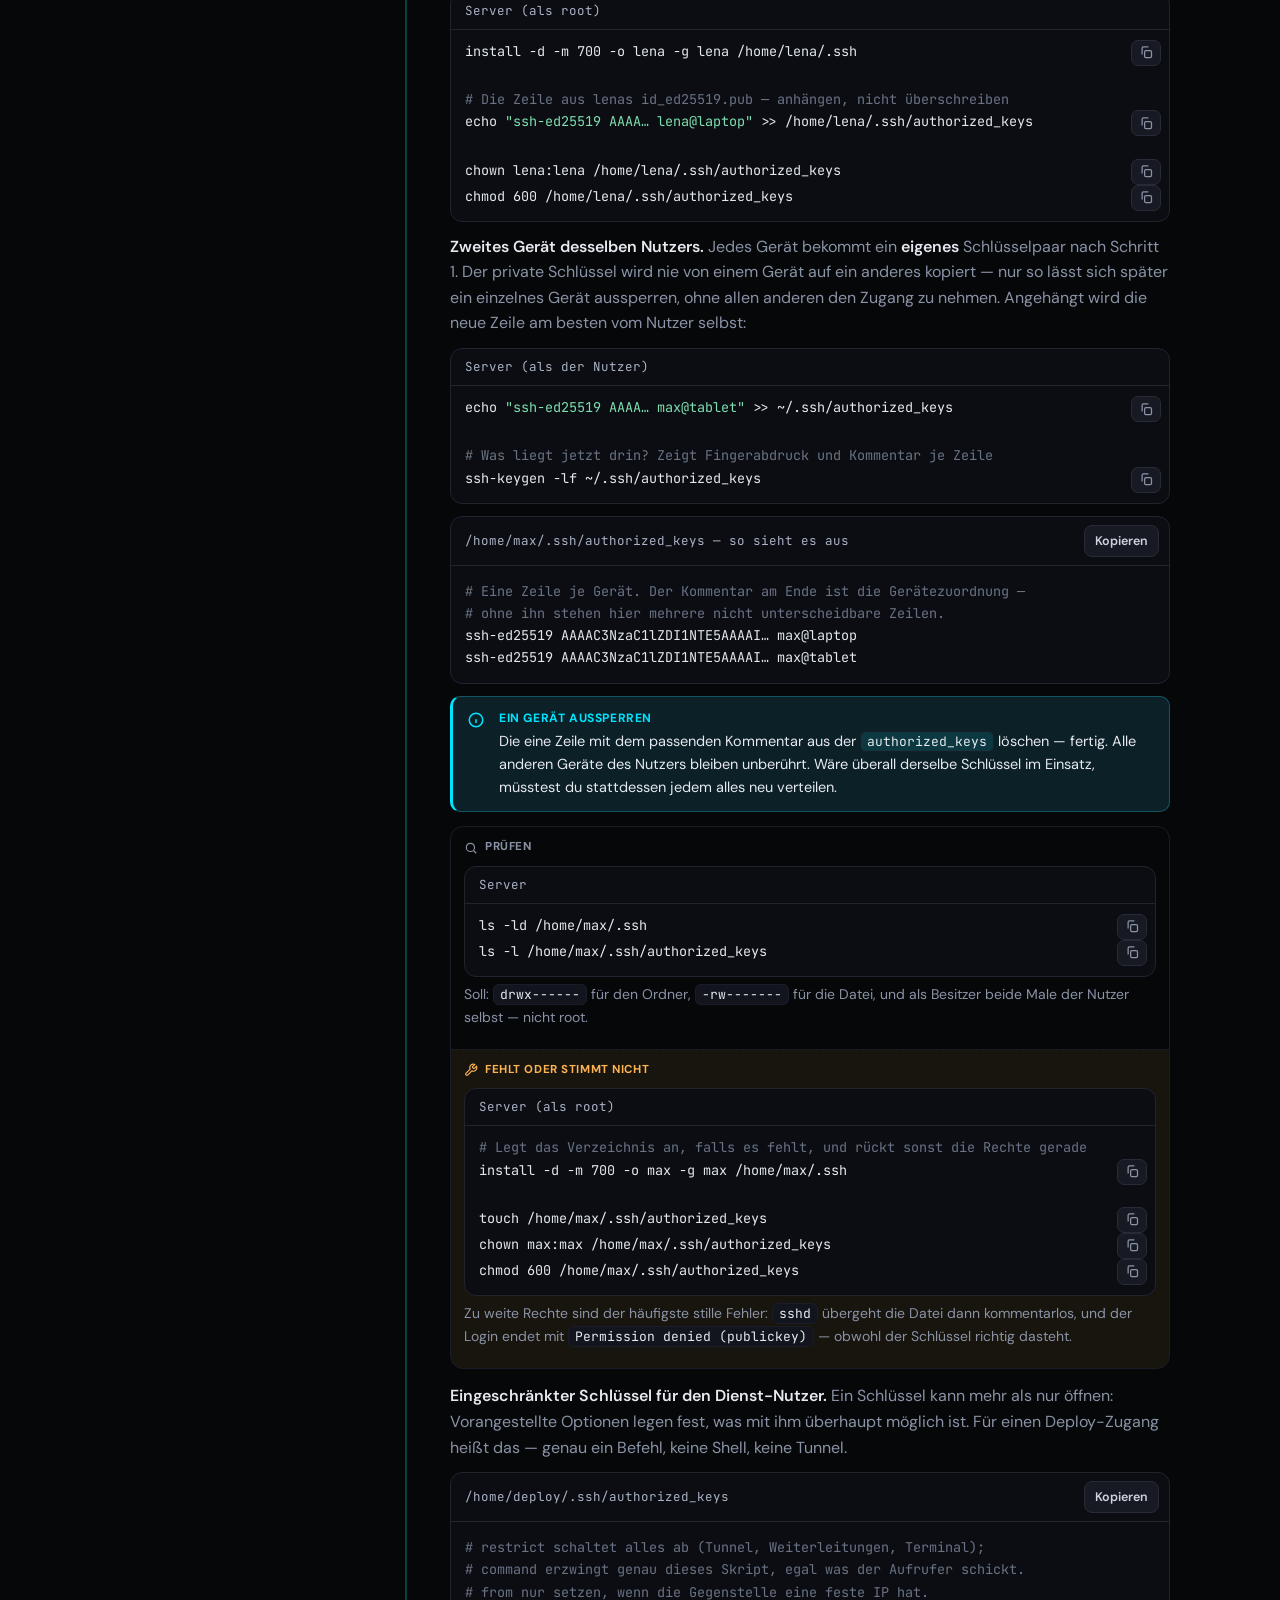
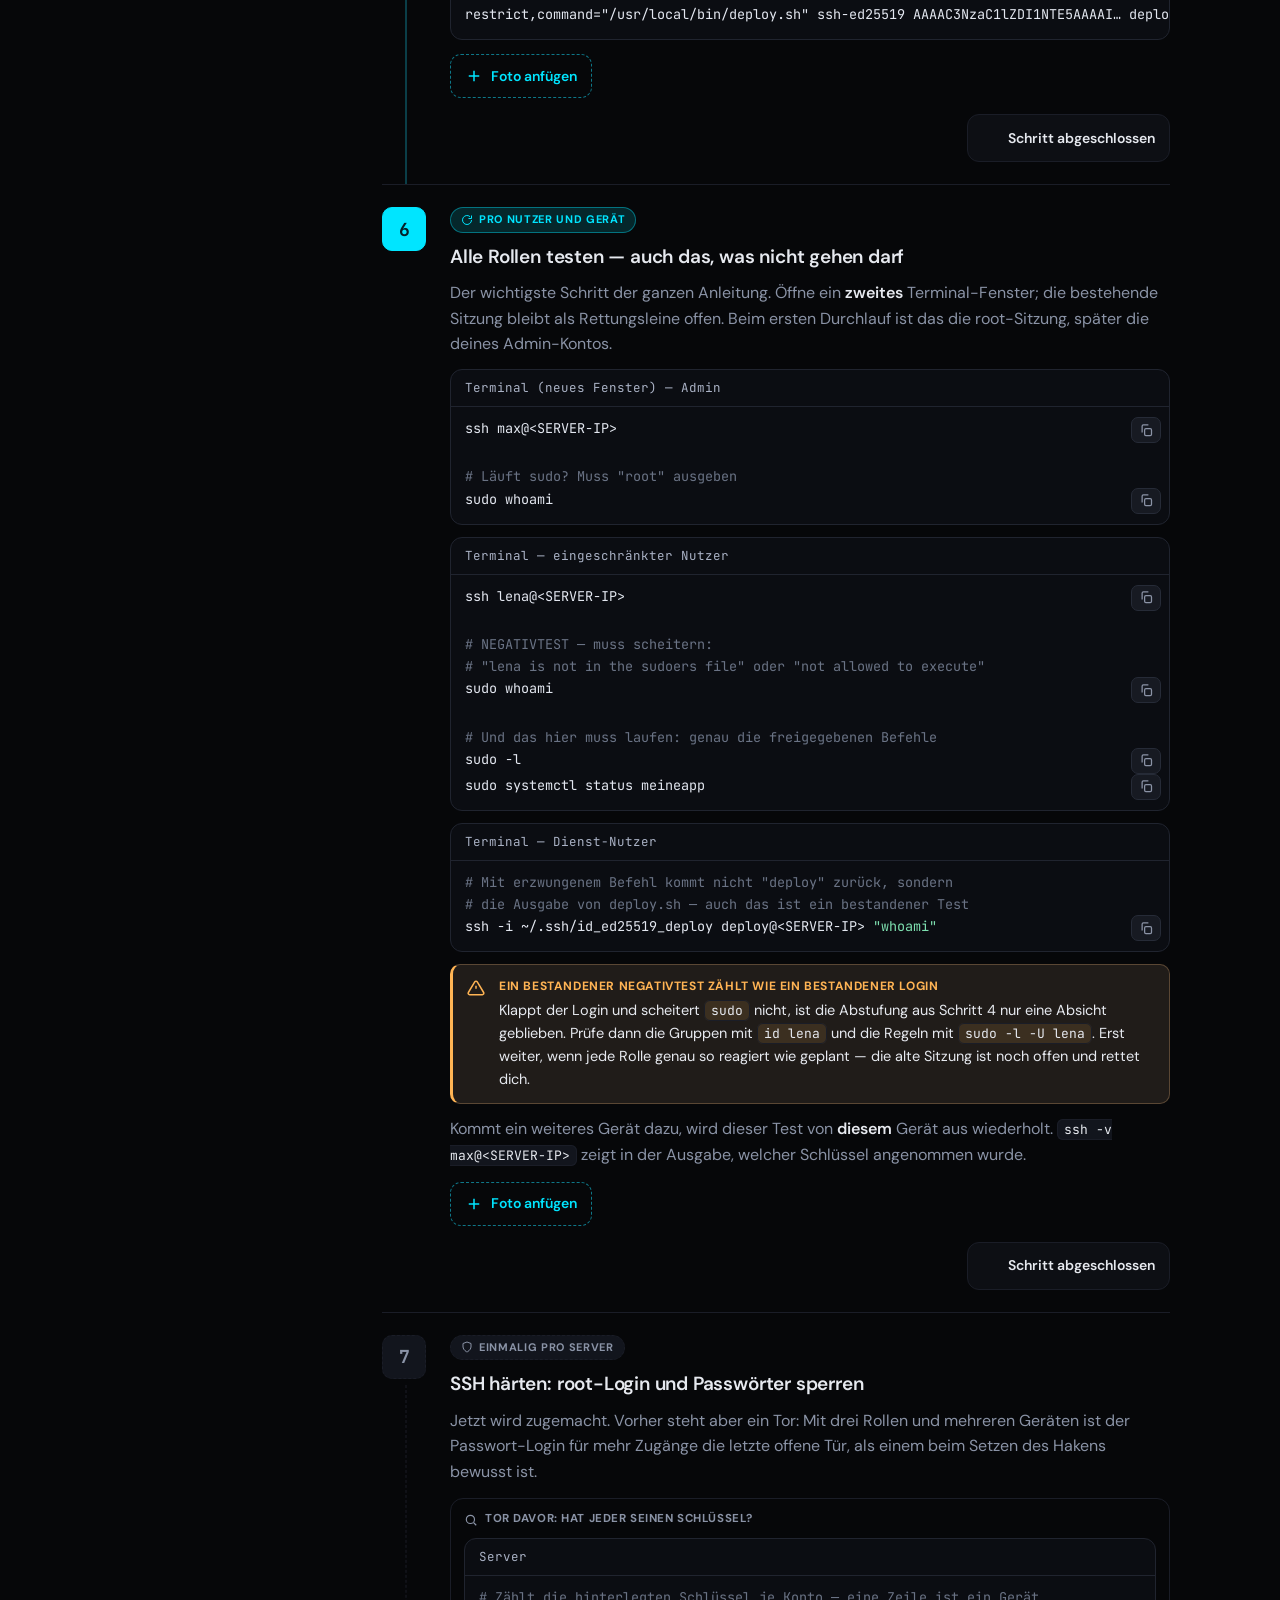
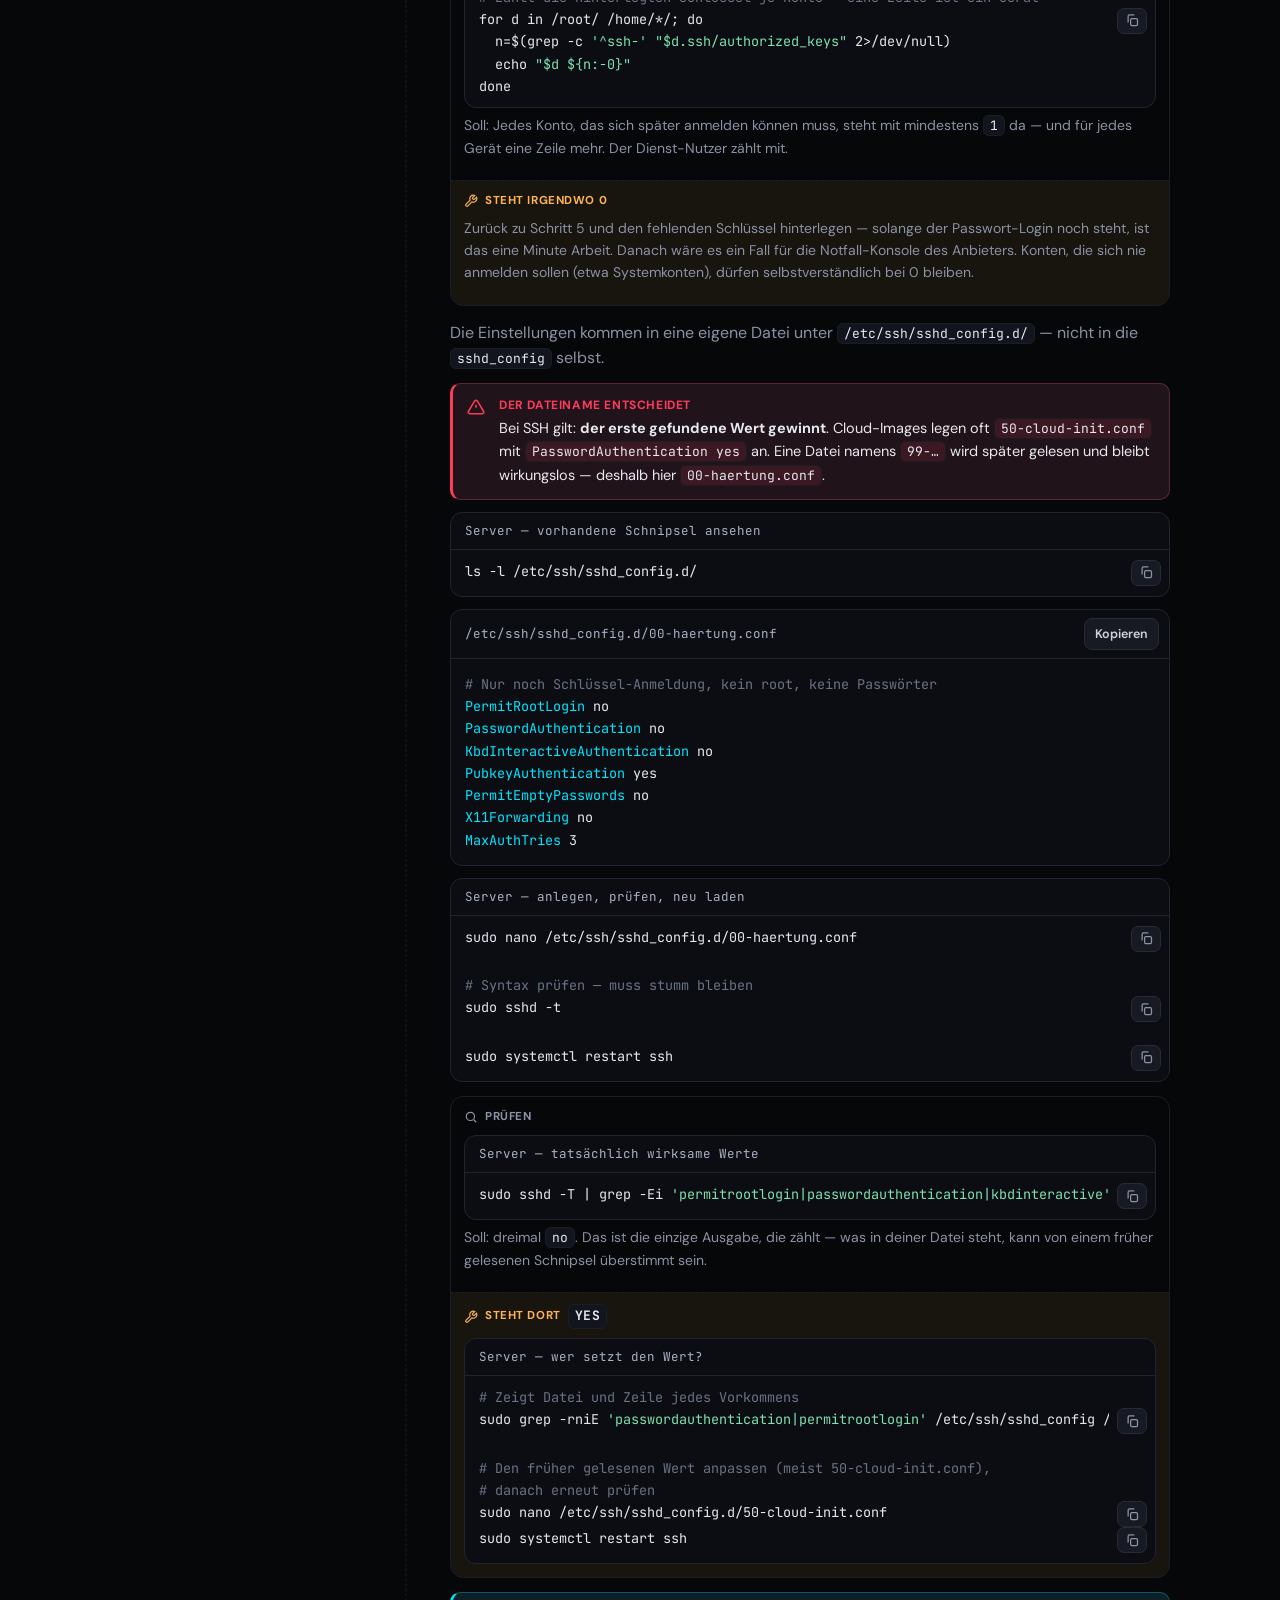
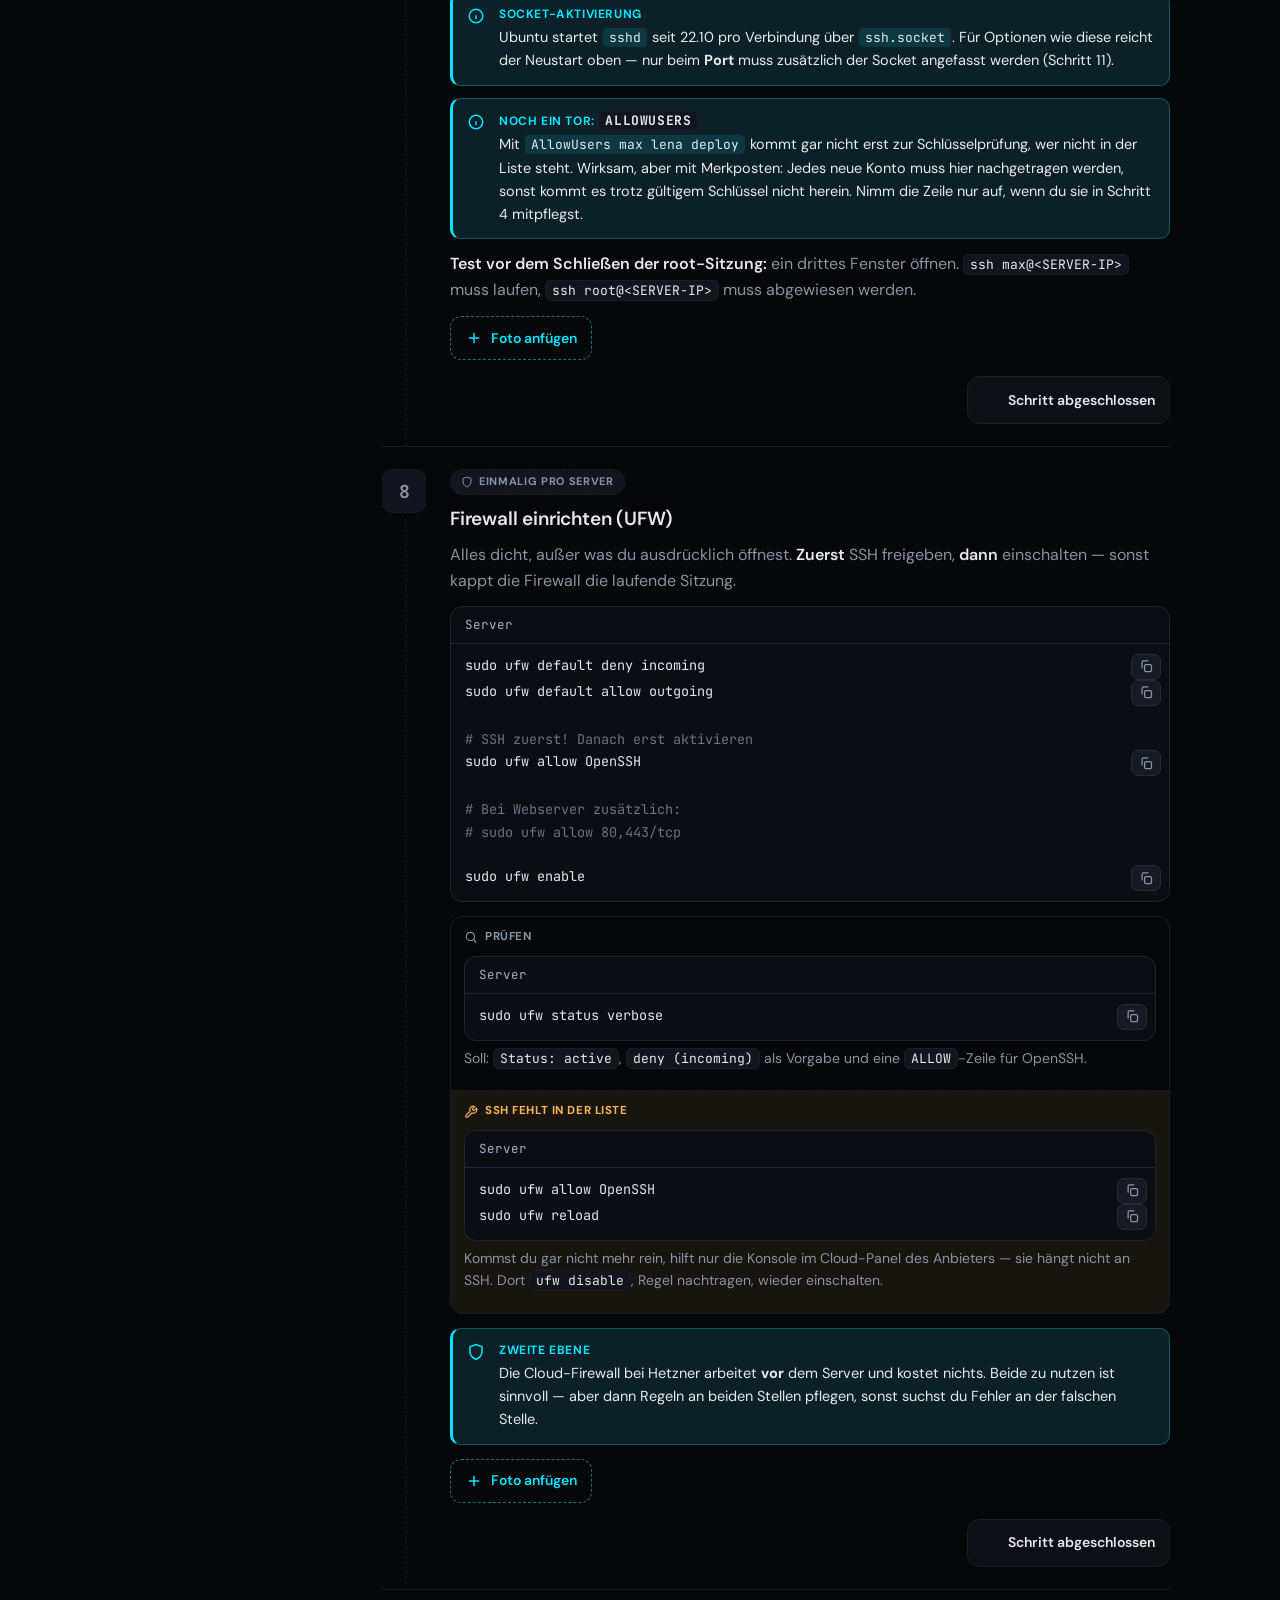
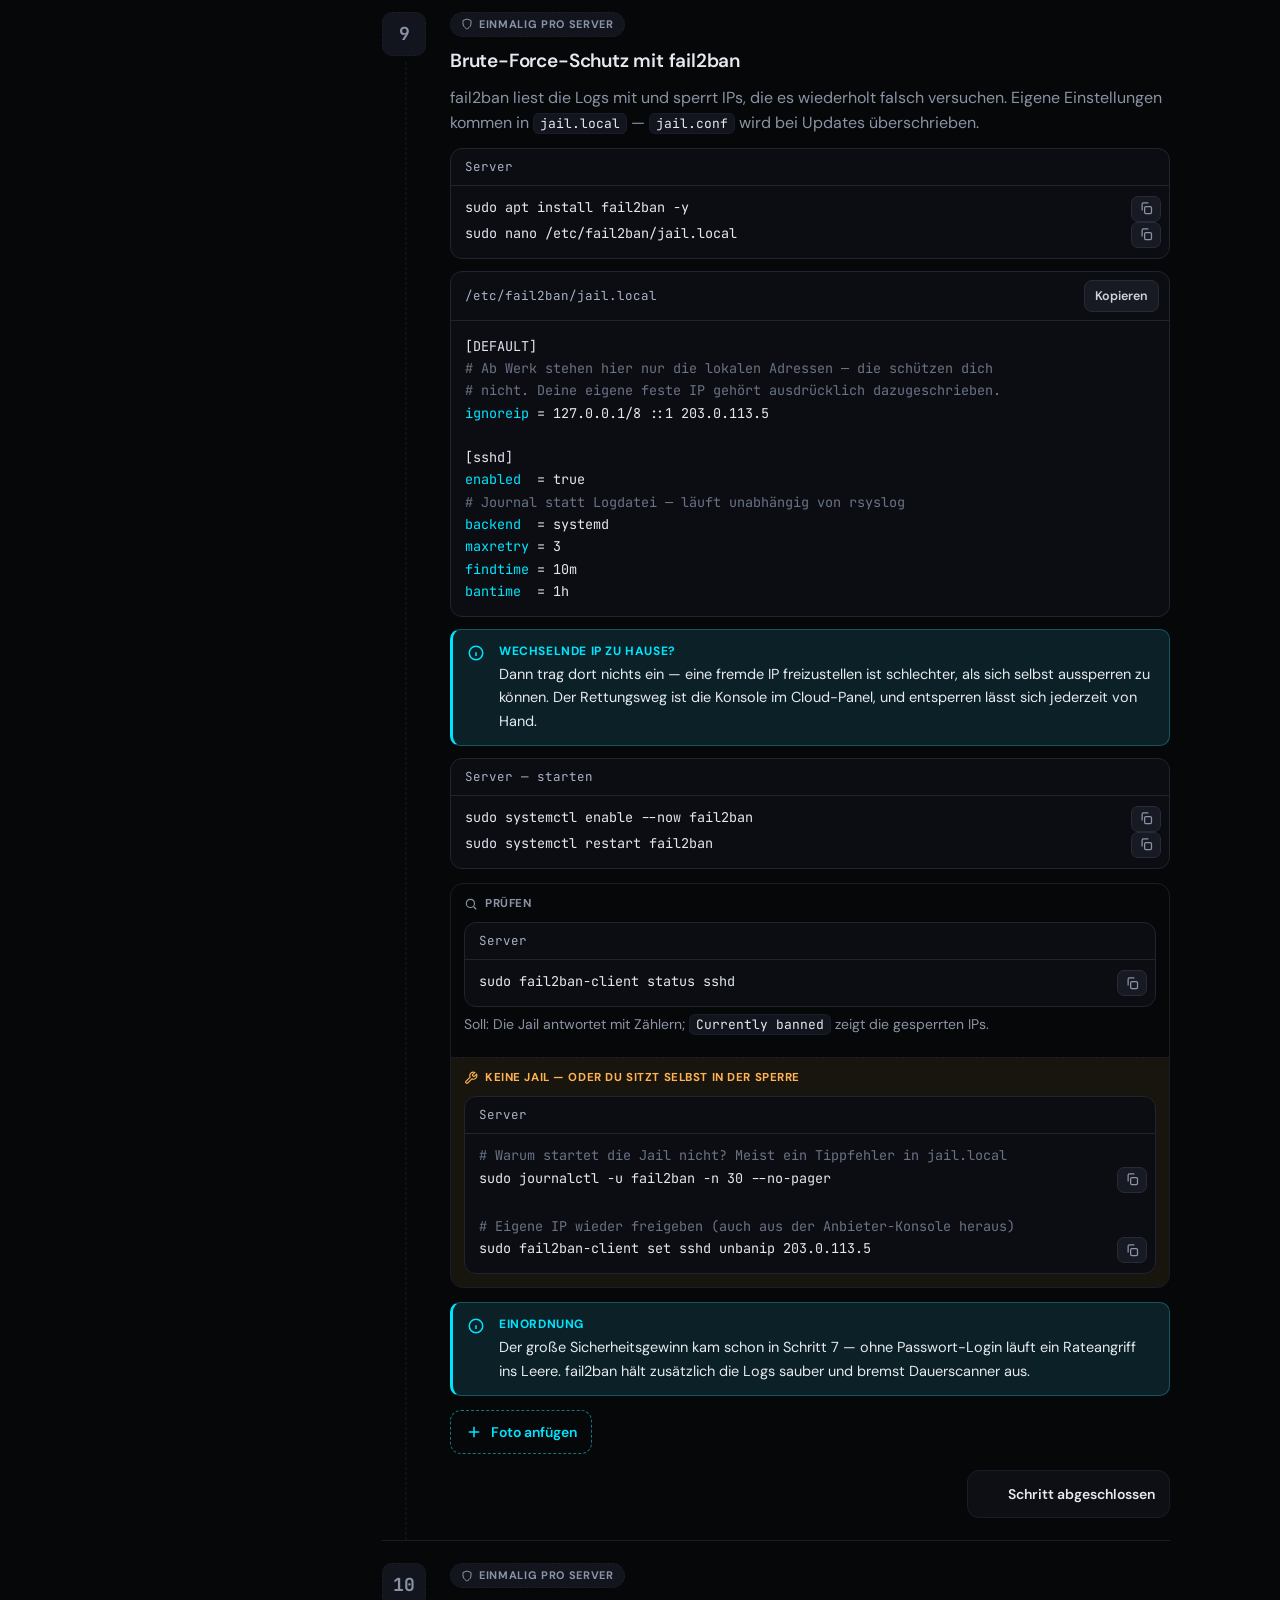
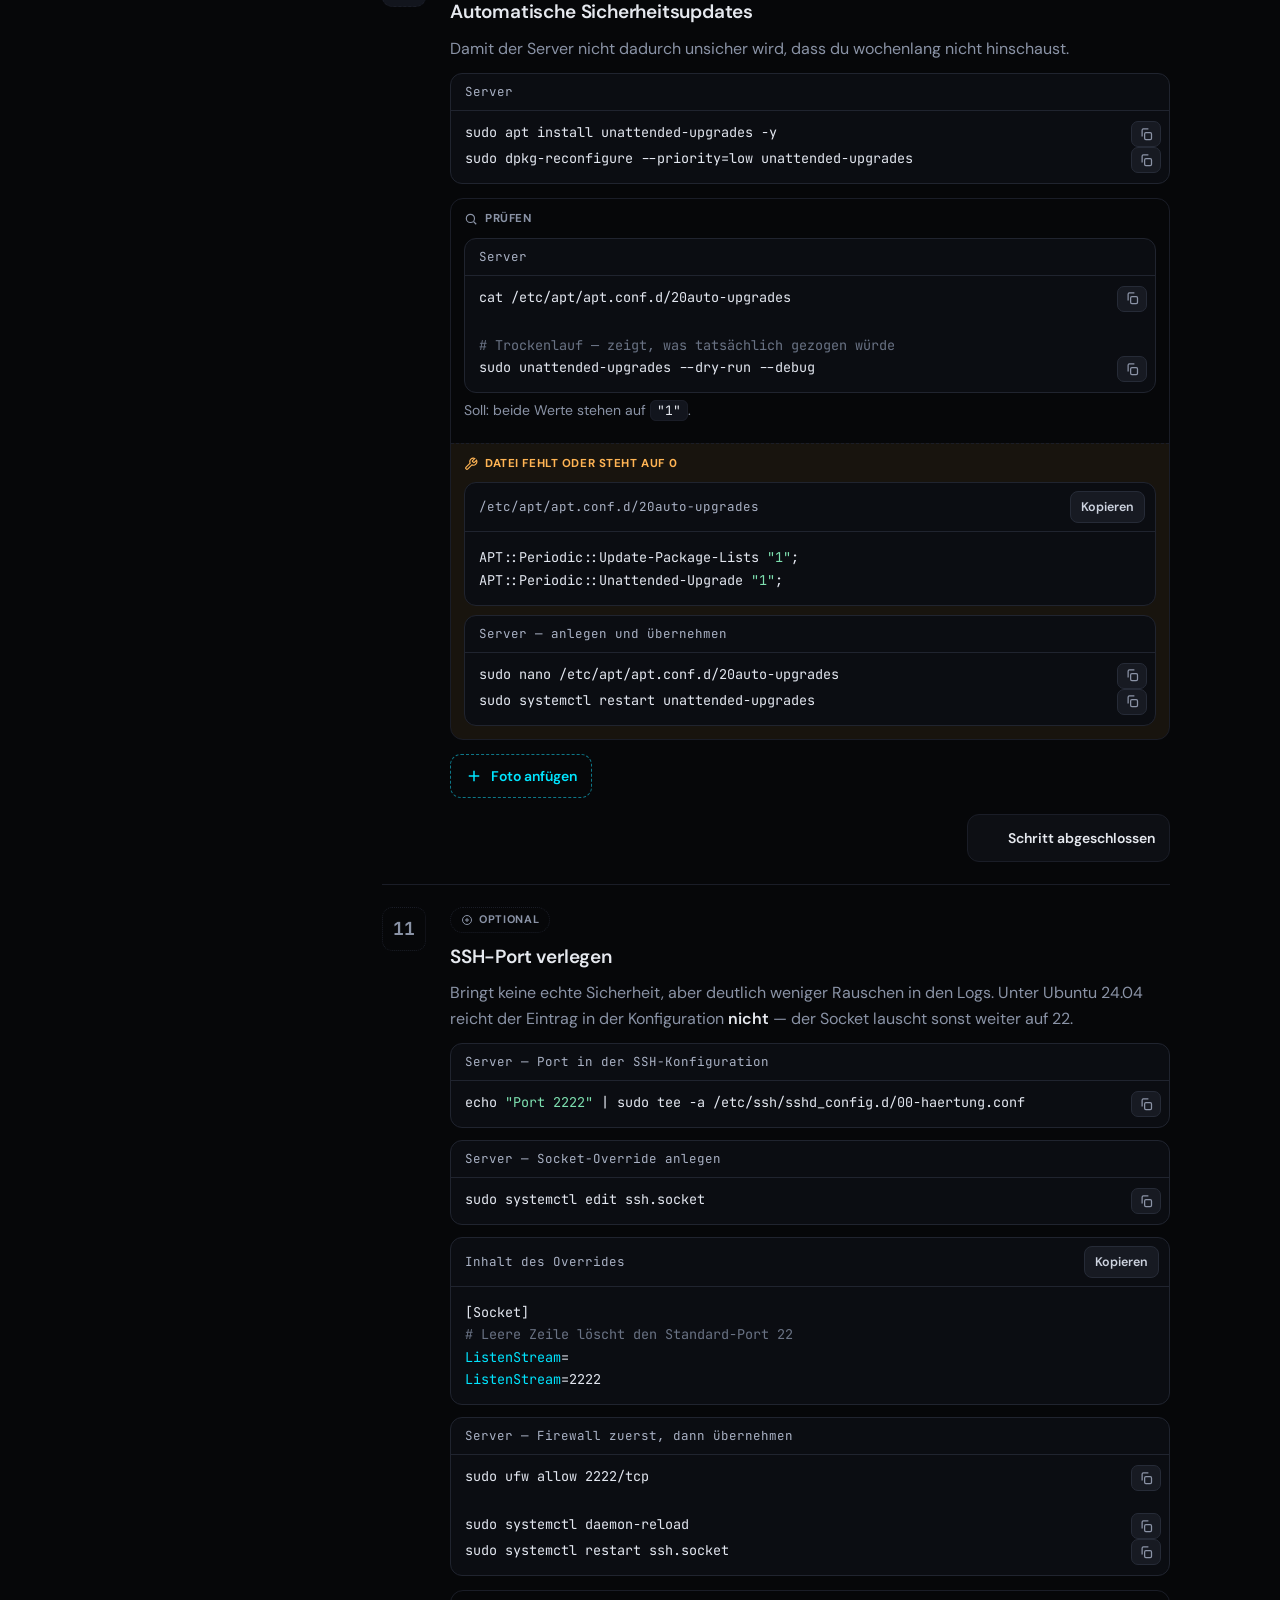
<file: anleitungen/server-ersteinrichtung.html>
<!DOCTYPE html>
<html lang="de" data-theme="dunkel">
<head>
<meta charset="UTF-8">
<meta name="description" content="Ubuntu-24.04-Server absichern: eigenes Schlüsselpaar, drei Rollen statt eines Alleskönners, SSH nur per Schlüssel, root gesperrt, UFW-Firewall und fail2ban — Schritt für Schritt.">
<meta name="hefter-untertitel" content="Ubuntu 24.04 · Rollen, Schlüssel je Gerät, SSH-Härtung, UFW, fail2ban">
<meta name="hefter-stichworte" content="ubuntu hetzner server setup benutzer rollen admin dienstnutzer deploy sudo sudoers docker gruppe ssh schluessel ed25519 schluesselpaar authorized_keys mehrere geraete widerruf root passwort negativtest firewall ufw fail2ban ignoreip brute force absichern haertung port">
<meta name="hefter-kuerzel" content="SE">
<title>Server-Erst-Einrichtung (Ubuntu 24.04) · Hefter</title>
<!-- KOPF-START · erzeugt von bauen.mjs — nicht von Hand ändern -->
<meta name="viewport" content="width=device-width, initial-scale=1, viewport-fit=cover">
<meta name="theme-color" content="#060709">
<link rel="manifest" href="../manifest.webmanifest">
<link rel="icon" href="../icons/01-ringe.svg" type="image/svg+xml">
<link rel="apple-touch-icon" href="../icons/png/01-ringe-192.png">
<link rel="stylesheet" href="../style.css">
<script>
/* Theme, Ansicht und Leisten-Zustand vor dem ersten Anstrich setzen — sonst
   blitzen helles Design, falsche Ansicht und breite Leiste kurz auf.
   localStorage liest synchron, deshalb geht das hier oben. "laedt" schaltet
   Übergänge bis zum ersten Bild ab; hefter.js nimmt die Klasse wieder weg.
   Wer eine weitere Einstellung ergänzt, die das Layout vor dem ersten
   Anstrich betrifft, ergänzt sie hier — nicht in hefter.js. */

/* Welche Ansicht gilt, entscheidet diese eine Funktion: aus der Wahl des
   Nutzers ("auto" oder eine der drei) wird die Ansicht, die wirklich
   angezeigt wird. Sie steht hier und nicht in hefter.js, weil sie vor dem
   ersten Anstrich laufen muss — hefter.js lädt erst am Dateiende. hefter.js
   ruft dieselbe Funktion beim Ändern des Fensters: eine Regel, eine Stelle. */
window.ansichtBestimmen = function (wahl) {
  /* Die Breite allein verwechselt ein kleines Fenster am Rechner mit einem
     Tablet, deshalb das Zeigegerät. Und die Höhe muss mit: ein quer
     gehaltenes iPhone ist 844px breit und wäre sonst als iPad durchgegangen. */
  var a = (wahl && wahl !== "auto") ? wahl
        : matchMedia("(max-width: 700px), (max-height: 500px)").matches ? "iphone"
        : matchMedia("(pointer: coarse)").matches ? "ipad" : "computer";
  /* Boden unter jeder Wahl: unter 640px bliebe neben der festen Leiste kein
     Inhalt mehr übrig. Wer auf dem Telefon "Computer" wählt, käme sonst an
     die Einstellung nicht mehr heran, mit der er es zurücknimmt. Gespeichert
     bleibt die Wahl — sie greift wieder, sobald das Fenster breit genug ist. */
  return (a !== "iphone" && matchMedia("(max-width: 640px)").matches) ? "iphone" : a;
};

var d = document.documentElement;
d.classList.add("laedt");
/* Erst ohne Speicher bestimmen, dann der Blick hinein: wirft localStorage
   (privater Modus), steht trotzdem eine Ansicht am <html>. Ohne sie griffe
   keine der drei und das Telefon bekäme die Computer-Darstellung. */
d.dataset.ansicht = ansichtBestimmen();
try {
  d.dataset.theme = localStorage.getItem("hefter:theme") || "dunkel";
  d.dataset.ansicht = ansichtBestimmen(localStorage.getItem("hefter:ansicht"));
  var a = d.dataset.ansicht;
  /* Auf dem iPhone gibt es den Schmal-Zustand nicht, auf dem iPad ist die
     Kürzelspalte die Vorgabe — eine ausdrückliche Wahl sticht beides. Weil
     die Klasse hier gar nicht erst gesetzt wird, wo es sie nicht gibt,
     braucht die iPhone-Ansicht in style.css kein !important dagegen. */
  var leiste = JSON.parse(localStorage.getItem("hefter:leiste") || "{}");
  if (a !== "iphone" && (leiste.schmal ?? a === "ipad")) d.classList.add("schmal");
  /* Abgeschaltete Bausteine je Ansicht. Gehört ebenfalls vor den ersten
     Anstrich: sonst blitzen Fotozonen und Kästen auf und verschwinden wieder.
     Nebenbei greift die Einstellung damit auch, wenn hefter.js gar nicht lädt. */
  var aus = JSON.parse(localStorage.getItem("hefter:anzeige") || "{}")[a] || [];
  for (var i = 0; i < aus.length; i++) d.classList.add("ohne-" + aus[i]);
} catch {}
</script>
</head>
<body data-seite="server-ersteinrichtung" data-basis="../">

<div class="schleier" data-schleier></div>

<nav class="leiste" aria-label="Register">
  <div class="l-kopf">
    <a class="l-marke" href="../index.html">
      <span class="logo"><img data-appicon src="../icons/01-ringe.svg" alt=""></span>
      <span class="wortmarke"><b>Hefter</b><small>Register</small></span>
    </a>
    <button class="klapp" data-klapp aria-label="Leiste einklappen" title="Strg+B">
      <svg viewBox="0 0 24 24" fill="none" stroke="currentColor" stroke-width="2.4" stroke-linecap="round" stroke-linejoin="round"><polyline points="15 18 9 12 15 6"/></svg>
    </button>
  </div>

  <div class="l-suche">
    <input id="leisteSuche" type="search" placeholder="Seite suchen" autocomplete="off" aria-label="Seite suchen">
    <button class="lupe" data-lupe aria-label="Suchen">
      <svg viewBox="0 0 24 24" fill="none" stroke="currentColor" stroke-width="2"><circle cx="11" cy="11" r="7"/><path d="M21 21l-4.3-4.3"/></svg>
    </button>
  </div>

  <div class="l-register" id="leisteRegister"></div>
  <p class="l-leer" id="leisteLeer">Keine Seite gefunden.</p>

  <div class="l-fuss">
    <a class="f-btn" href="../zoom.html">
      <span class="kuerzel" aria-hidden="true">
        <svg viewBox="0 0 24 24" fill="none" stroke="currentColor" stroke-width="2"><rect x="3" y="3" width="18" height="18" rx="3"/><rect x="8.5" y="8.5" width="7" height="7" rx="1.5"/></svg>
      </span>
      <span class="f-text">Zoom</span>
      <span class="blase">Zoom</span>
    </a>
    <a class="f-btn" href="../einstellungen.html">
      <span class="kuerzel" aria-hidden="true">
        <svg viewBox="0 0 24 24" fill="none" stroke="currentColor" stroke-width="2"><circle cx="12" cy="12" r="3"/><path d="M19.4 15a1.7 1.7 0 0 0 .34 1.87l.06.06a2 2 0 1 1-2.83 2.83l-.06-.06a1.7 1.7 0 0 0-1.87-.34 1.7 1.7 0 0 0-1.03 1.56V21a2 2 0 1 1-4 0v-.09a1.7 1.7 0 0 0-1.03-1.56 1.7 1.7 0 0 0-1.87.34l-.06.06a2 2 0 1 1-2.83-2.83l.06-.06A1.7 1.7 0 0 0 4.6 15a1.7 1.7 0 0 0-1.56-1.03H3a2 2 0 1 1 0-4h.09A1.7 1.7 0 0 0 4.6 8.94a1.7 1.7 0 0 0-.34-1.87l-.06-.06a2 2 0 1 1 2.83-2.83l.06.06a1.7 1.7 0 0 0 1.87.34H9a1.7 1.7 0 0 0 1.03-1.56V3a2 2 0 1 1 4 0v.09c0 .68.4 1.3 1.03 1.56a1.7 1.7 0 0 0 1.87-.34l.06-.06a2 2 0 1 1 2.83 2.83l-.06.06a1.7 1.7 0 0 0-.34 1.87V9c.26.63.88 1.03 1.56 1.03H21a2 2 0 1 1 0 4h-.09A1.7 1.7 0 0 0 19.4 15z"/></svg>
      </span>
      <span class="f-text">Einstellungen</span>
      <span class="blase">Einstellungen</span>
    </a>
  </div>
</nav>

<div class="inhalt">

<header class="i-kopf">
  <button class="brenner" data-brenner aria-label="Register öffnen" aria-expanded="false">
    <svg viewBox="0 0 24 24" fill="none" stroke="currentColor" stroke-width="2" stroke-linecap="round"><path d="M3 6h18M3 12h18M3 18h18"/></svg>
  </button>
  <span class="krumen" data-krumen></span>
  <button class="iconbtn" data-themebtn aria-label="Design wechseln — aktuell Dunkel">
    <svg viewBox="0 0 24 24" fill="none" stroke="currentColor" stroke-width="2"><path d="M21 12.8A9 9 0 1 1 11.2 3 7 7 0 0 0 21 12.8z"/></svg>
    <span class="lbl">Dunkel</span>
  </button>
</header>

<div class="wrap">
<!-- KOPF-ENDE -->

  <header class="guide-head">
    <span class="chip">Server</span>
    <h1>Server-Erst-Einrichtung &amp; Absicherung</h1>
    <div class="meta">
      <span>⏱ <b>ca. 45 Min</b></span>
      <span>Aktualisiert <b>05.08.2026</b></span>
      <span><span class="mono">Ubuntu 24.04 LTS</span> · Hetzner Cloud</span>
    </div>
    <p class="lead">Vom frisch erstellten Server zur abgesicherten Basis: eigenes Schlüsselpaar je Gerät, drei Rollen statt eines Alleskönners, SSH nur noch per Schlüssel, root gesperrt, Firewall und Brute-Force-Schutz aktiv.</p>
    <div class="callout info">
      <span class="ico"><svg viewBox="0 0 24 24" fill="none" stroke="currentColor" stroke-width="2"><circle cx="12" cy="12" r="9"/><path d="M12 16v-5M12 8h.01"/></svg></span>
      <div><div class="label">Reihenfolge zählt</div><div class="txt">Die Schritte 1–6 laufen bewusst <b>vor</b> dem Absichern in Schritt 7. Wer den Passwort-Login sperrt, bevor jeder Nutzer und jedes Gerät seinen Schlüssel hat, sperrt sich selbst aus.</div></div>
    </div>
    <div class="callout info">
      <span class="ico"><svg viewBox="0 0 24 24" fill="none" stroke="currentColor" stroke-width="2"><path d="M6 3v12M6 21v-2M18 21V9M18 3v2M6 15a6 6 0 0 0 12-6"/><circle cx="6" cy="18" r="2.5"/><circle cx="18" cy="6" r="2.5"/></svg></span>
      <div><div class="label">Zwei Ausgangslagen</div><div class="txt"><b>Weg A:</b> Beim Erstellen des Servers war dein öffentlicher Schlüssel schon hinterlegt. <b>Weg B:</b> Der Server kennt nur ein Passwort. Wo sich die Wege unterscheiden, steht ein Umschalter im Schritt — die Wahl gilt dann für die ganze Seite.</div></div>
    </div>
    <div class="schrittstand">
      <span class="fs-zahl" data-fs-zahl>0 / 11</span>
      <span class="balken"><i data-fs-balken></i></span>
      <button class="fs-reset" type="button" data-fs-reset>zurücksetzen</button>
    </div>


    <div class="stufenfilter" role="group" aria-label="Schritte filtern">
      <button data-filter="alle" class="aktiv">Alle Schritte</button>
      <button data-filter="wiederkehrend">Nur pro Nutzer &amp; Gerät</button>
    </div>
    <p class="stufen-hinweis">Die einmaligen Server-Schritte sind ausgeblendet — sichtbar bleibt der Weg, den du für jeden weiteren Nutzer und jedes weitere Gerät gehst.</p>
  </header>

  <main>

    <!-- Schritt 1 -->
    <section class="step wiederkehrend stufenwechsel" data-schritt="schluesselpaar-lokal">
      <div class="rail"><button class="step-num" type="button" aria-pressed="false" aria-label="Schritt 1">1</button></div>
      <div class="step-body">
        <span class="stufe"><svg viewBox="0 0 24 24" fill="none" stroke="currentColor" stroke-width="2"><path d="M21 12a9 9 0 1 1-3-6.7M21 3v6h-6"/></svg> Pro Gerät</span>
        <h2>Lokales Schlüsselpaar prüfen — sonst anlegen<a class="infolink" href="../nachschlagen/schluesselverwaltung.html#paar" aria-label="Nachschlagen: privater und öffentlicher Schlüssel" title="Nachschlagen: privater und öffentlicher Schlüssel"><svg viewBox="0 0 24 24" fill="none" stroke="currentColor" stroke-width="2"><circle cx="12" cy="12" r="9"/><path d="M12 16v-5M12 8h.01"/></svg></a></h2>
        <p>Der Schlüssel entsteht auf <b>deinem</b> Gerät, nicht auf dem Server. Der private Teil bleibt hier und verlässt das Gerät nie; nur der öffentliche wandert auf den Server. Unter Windows laufen dieselben Befehle in der PowerShell, das Verzeichnis heißt dort <code>C:\Users\&lt;du&gt;\.ssh</code>.</p>
        <div class="pruefblock">
          <div class="pruefung">
            <div class="pr-kopf"><svg viewBox="0 0 24 24" fill="none" stroke="currentColor" stroke-width="2"><circle cx="11" cy="11" r="7"/><path d="M21 21l-4.3-4.3"/></svg> Prüfen</div>
            <div class="codebox">
              <div class="codebox-head"><span class="fname">Terminal (lokal)</span><span class="spacer"></span><button class="copybtn">Kopieren</button></div>
              <pre>ls -l ~/.ssh/id_ed25519.pub</pre>
            </div>
            <p class="pr-soll">Soll: eine Datei. Dann hast du bereits ein Paar und lässt es, wie es ist.</p>
          </div>
          <div class="reparatur">
            <div class="pr-kopf"><svg viewBox="0 0 24 24" fill="none" stroke="currentColor" stroke-width="2"><path d="M14.7 6.3a1 1 0 0 0 0 1.4l1.6 1.6a1 1 0 0 0 1.4 0l3.77-3.77a6 6 0 0 1-7.94 7.94l-6.91 6.91a2.12 2.12 0 0 1-3-3l6.91-6.91a6 6 0 0 1 7.94-7.94l-3.76 3.76z"/></svg> Fehlt</div>
            <div class="codebox">
              <div class="codebox-head"><span class="fname">Terminal (lokal)</span><span class="spacer"></span><button class="copybtn">Kopieren</button></div>
              <pre><span class="tok-c"># Verzeichnis anlegen, falls es das noch nicht gibt</span>
mkdir -p ~/.ssh <span class="tok-k">&amp;&amp;</span> chmod 700 ~/.ssh

<span class="tok-c"># Der Kommentar hinter -C benennt das Gerät — nicht die Person</span>
ssh-keygen -t ed25519 -C <span class="tok-s">"max@laptop"</span></pre>
            </div>
            <p class="pr-soll">Danach liegen zwei Dateien nebeneinander: <code>id_ed25519</code> (privat, bleibt hier) und <code>id_ed25519.pub</code> (öffentlich, darf überall hin).</p>
          </div>
        </div>
        <div class="callout info">
          <span class="ico"><svg viewBox="0 0 24 24" fill="none" stroke="currentColor" stroke-width="2"><circle cx="12" cy="12" r="9"/><path d="M12 16v-5M12 8h.01"/></svg></span>
          <div><div class="label">Warum der Kommentar zählt</div><div class="txt">Er steht später Zeichen für Zeichen in der <code>authorized_keys</code> auf dem Server. Ohne ihn stehen dort mehrere gleich aussehende Zeilen, und du weißt nicht mehr, welche zum verlorenen Tablet gehört.</div></div>
        </div>
        <div class="callout sicher">
          <span class="ico"><svg viewBox="0 0 24 24" fill="none" stroke="currentColor" stroke-width="2"><path d="M12 9v4m0 4h.01M10.3 3.9L1.8 18a2 2 0 0 0 1.7 3h17a2 2 0 0 0 1.7-3L13.7 3.9a2 2 0 0 0-3.4 0z"/></svg></span>
          <div><div class="label">Passphrase: ja</div><div class="txt">Der private Schlüssel ist eine Datei — ohne Passphrase genügt ein kopierter Ordner, um dein Konto zu übernehmen. Mit <code>ssh-agent</code> tippst du sie einmal je Sitzung, nicht bei jedem Login.</div></div>
        </div>
        <p><b>Weg A oder B?</b> Auf Weg B ist dieser Schritt zwingend — ohne öffentlichen Schlüssel gibt es in Schritt 5 nichts zu hinterlegen. Auf Weg A ist er längst erledigt, sonst hättest du den Server nicht mit Schlüssel erstellen können.</p>
        <div class="fotozone">
          <div class="fotos"></div>
          <button class="addfoto"><svg viewBox="0 0 24 24" fill="none" stroke="currentColor" stroke-width="2"><path d="M12 5v14M5 12h14"/></svg> Foto anfügen</button>
        </div>
      </div>
    </section>

    <!-- Schritt 2 -->
    <section class="step einmalig" data-schritt="system-update">
      <div class="rail"><button class="step-num" type="button" aria-pressed="false" aria-label="Schritt 2">2</button></div>
      <div class="step-body">
        <span class="stufe"><svg viewBox="0 0 24 24" fill="none" stroke="currentColor" stroke-width="2"><path d="M12 22s8-4 8-10V5l-8-3-8 3v7c0 6 8 10 8 10z"/></svg> Einmalig pro Server</span>
        <h2>Als root einloggen und System aktualisieren</h2>
        <p>Der erste Login läuft je nach Ausgangslage anders. Erste Amtshandlung ist danach in beiden Fällen dieselbe: alles auf aktuellen Stand bringen.</p>
        <div class="weiche" data-weiche="zugang">
          <div class="weiche-wahl" role="group" aria-label="Ausgangslage wählen">
            <button data-weg="a" class="aktiv">Weg A · Schlüssel hinterlegt</button>
            <button data-weg="b">Weg B · nur Passwort</button>
          </div>
          <div class="weg aktiv" data-weg="a">
            <p class="wegtext">Beim Erstellen des Servers hast du deinen öffentlichen Schlüssel hinterlegt — der Login läuft ohne Passwort. Bei Hetzner-Images ist der Passwort-Login dann meist von vornherein aus.</p>
            <div class="codebox">
              <div class="codebox-head"><span class="fname">Terminal (lokal)</span><span class="spacer"></span><button class="copybtn">Kopieren</button></div>
              <pre>ssh root@&lt;SERVER-IP&gt;</pre>
            </div>
          </div>
          <div class="weg" data-weg="b">
            <p class="wegtext">Der Server kennt nur ein Passwort; bei Hetzner kommt es per Mail. Beim ersten Login verlangt er sofort ein neues — leg es im Passwortspeicher ab: Bis Schritt 7 ist es dein einziger Zugang, und danach bleibt es der Schlüssel zur Notfall-Konsole des Anbieters.</p>
            <div class="codebox">
              <div class="codebox-head"><span class="fname">Terminal (lokal)</span><span class="spacer"></span><button class="copybtn">Kopieren</button></div>
              <pre>ssh root@&lt;SERVER-IP&gt;

<span class="tok-c"># Der Server fragt zuerst das Passwort aus der Mail ab und verlangt</span>
<span class="tok-c"># dann sofort ein neues. Erst danach steht die Sitzung.</span></pre>
            </div>
            <p class="wegtext">Bis Schritt 7 bleibt der Passwort-Login offen — auf diesem Weg unvermeidlich, denn du brauchst ihn in Schritt 5 selbst. Genau deshalb sollte Schritt 7 heute passieren und nicht nächste Woche.</p>
          </div>
        </div>
        <div class="codebox">
          <div class="codebox-head"><span class="fname">Server</span><span class="spacer"></span><button class="copybtn">Kopieren</button></div>
          <pre>apt update <span class="tok-k">&amp;&amp;</span> apt full-upgrade -y

<span class="tok-c"># Neustart nötig? Datei existiert nur, wenn ja</span>
[ -f /var/run/reboot-required ] <span class="tok-k">&amp;&amp;</span> reboot</pre>
        </div>
        <div class="fotozone">
          <div class="fotos"></div>
          <button class="addfoto"><svg viewBox="0 0 24 24" fill="none" stroke="currentColor" stroke-width="2"><path d="M12 5v14M5 12h14"/></svg> Foto anfügen</button>
        </div>
      </div>
    </section>

    <!-- Schritt 3 -->
    <section class="step einmalig stufenwechsel" data-schritt="hostname-zeit">
      <div class="rail"><button class="step-num" type="button" aria-pressed="false" aria-label="Schritt 3">3</button></div>
      <div class="step-body">
        <span class="stufe"><svg viewBox="0 0 24 24" fill="none" stroke="currentColor" stroke-width="2"><path d="M12 22s8-4 8-10V5l-8-3-8 3v7c0 6 8 10 8 10z"/></svg> Einmalig pro Server</span>
        <h2>Hostname und Zeitzone ansehen</h2>
        <p>Ansehen ist Pflicht, Ändern nicht: Viele Anbieter setzen beides schon beim Erstellen. Beim Lesen von Logs ist es später viel wert — Zeitstempel in lokaler Zeit und ein Name, den du wiedererkennst.</p>
        <div class="pruefblock">
          <div class="pruefung">
            <div class="pr-kopf"><svg viewBox="0 0 24 24" fill="none" stroke="currentColor" stroke-width="2"><circle cx="11" cy="11" r="7"/><path d="M21 21l-4.3-4.3"/></svg> Prüfen</div>
            <div class="codebox">
              <div class="codebox-head"><span class="fname">Server</span><span class="spacer"></span><button class="copybtn">Kopieren</button></div>
              <pre>hostnamectl
timedatectl</pre>
            </div>
            <p class="pr-soll">Soll: <code>Static hostname</code> ist ein Name, den du wiedererkennst, <code>Time zone</code> passt zu der Zeit, in der du Logs liest.</p>
          </div>
          <div class="reparatur">
            <div class="pr-kopf"><svg viewBox="0 0 24 24" fill="none" stroke="currentColor" stroke-width="2"><path d="M14.7 6.3a1 1 0 0 0 0 1.4l1.6 1.6a1 1 0 0 0 1.4 0l3.77-3.77a6 6 0 0 1-7.94 7.94l-6.91 6.91a2.12 2.12 0 0 1-3-3l6.91-6.91a6 6 0 0 1 7.94-7.94l-3.76 3.76z"/></svg> Stimmt nicht</div>
            <div class="codebox">
              <div class="codebox-head"><span class="fname">Server (als root)</span><span class="spacer"></span><button class="copybtn">Kopieren</button></div>
              <pre>hostnamectl set-hostname web01
timedatectl set-timezone Europe/Berlin

<span class="tok-c"># Der Name gehört zusätzlich in die Hosts-Datei — sonst hängt sudo</span>
<span class="tok-c"># bei jedem Aufruf kurz an der Namensauflösung</span>
grep -q web01 /etc/hosts <span class="tok-k">||</span> echo <span class="tok-s">"127.0.1.1 web01"</span> &gt;&gt; /etc/hosts</pre>
            </div>
          </div>
        </div>
        <div class="fotozone">
          <div class="fotos"></div>
          <button class="addfoto"><svg viewBox="0 0 24 24" fill="none" stroke="currentColor" stroke-width="2"><path d="M12 5v14M5 12h14"/></svg> Foto anfügen</button>
        </div>
      </div>
    </section>

    <!-- Schritt 4 -->
    <section class="step wiederkehrend" data-schritt="benutzer">
      <div class="rail"><button class="step-num" type="button" aria-pressed="false" aria-label="Schritt 4">4</button></div>
      <div class="step-body">
        <span class="stufe"><svg viewBox="0 0 24 24" fill="none" stroke="currentColor" stroke-width="2"><path d="M21 12a9 9 0 1 1-3-6.7M21 3v6h-6"/></svg> Pro Nutzer</span>
        <h2>Identität und Rechte<a class="infolink" href="../nachschlagen/schluesselverwaltung.html#rollen" aria-label="Nachschlagen: Rollen und Rechte" title="Nachschlagen: Rollen und Rechte"><svg viewBox="0 0 24 24" fill="none" stroke="currentColor" stroke-width="2"><circle cx="12" cy="12" r="9"/><path d="M12 16v-5M12 8h.01"/></svg></a></h2>
        <p>Ab jetzt arbeitest du nicht mehr als root. Ein Konto steht für eine Person oder eine Aufgabe — und nicht jedes Konto darf alles. Wer über einen Login hereinkommt, soll genau das können, wofür er da ist.</p>
        <div class="codebox">
          <div class="codebox-head"><span class="fname">Server (als root)</span><span class="spacer"></span><button class="copybtn">Kopieren</button></div>
          <pre><span class="tok-c"># 1) Admin — darf über sudo alles, das Passwort ist die Bremse davor</span>
adduser max
usermod -aG sudo max

<span class="tok-c"># 2) Eingeschränkter Nutzer — kein sudo, nur die eigenen Dateien</span>
adduser lena

<span class="tok-c"># 3) Dienst-Nutzer — kein Passwort, kein sudo, nur Schlüssel-Login</span>
adduser --disabled-password --gecos <span class="tok-s">""</span> deploy</pre>
        </div>
        <div class="callout info">
          <span class="ico"><svg viewBox="0 0 24 24" fill="none" stroke="currentColor" stroke-width="2"><circle cx="12" cy="12" r="9"/><path d="M12 16v-5M12 8h.01"/></svg></span>
          <div><div class="label">Zwei Sorten Dienst-Nutzer</div><div class="txt"><code>--disabled-password</code> heißt: Es gibt kein Passwort, mit dem man sich anmelden könnte — der Zugang läuft ausschließlich über den hinterlegten Schlüssel. Wer gar keinen Login will (ein reiner Datei-Besitzer für einen Dienst), setzt zusätzlich <code>--shell /usr/sbin/nologin</code>. Dann laufen aber auch Deploy-Befehle über SSH nicht mehr.</div></div>
        </div>
        <p><b>Passwort wofür?</b> Der SSH-Login läuft ab Schritt 7 rein über den Schlüssel. Das Passwort des Admins brauchst du nur noch für <code>sudo</code> auf dem Server selbst — das ist die gewünschte Bremse vor Systemänderungen.</p>
        <div class="pruefblock">
          <div class="pruefung">
            <div class="pr-kopf"><svg viewBox="0 0 24 24" fill="none" stroke="currentColor" stroke-width="2"><circle cx="11" cy="11" r="7"/><path d="M21 21l-4.3-4.3"/></svg> Prüfen</div>
            <div class="codebox">
              <div class="codebox-head"><span class="fname">Server</span><span class="spacer"></span><button class="copybtn">Kopieren</button></div>
              <pre>id max
id lena
id deploy</pre>
            </div>
            <p class="pr-soll">Soll: <code>sudo</code> taucht nur bei <code>max</code> in der Gruppenliste auf.</p>
          </div>
          <div class="reparatur">
            <div class="pr-kopf"><svg viewBox="0 0 24 24" fill="none" stroke="currentColor" stroke-width="2"><path d="M14.7 6.3a1 1 0 0 0 0 1.4l1.6 1.6a1 1 0 0 0 1.4 0l3.77-3.77a6 6 0 0 1-7.94 7.94l-6.91 6.91a2.12 2.12 0 0 1-3-3l6.91-6.91a6 6 0 0 1 7.94-7.94l-3.76 3.76z"/></svg> Stimmt nicht</div>
            <div class="codebox">
              <div class="codebox-head"><span class="fname">Server (als root)</span><span class="spacer"></span><button class="copybtn">Kopieren</button></div>
              <pre><span class="tok-c"># Rechte geben …</span>
usermod -aG sudo max

<span class="tok-c"># … oder wieder wegnehmen</span>
deluser lena sudo</pre>
            </div>
            <p class="pr-soll">Gruppenwechsel greifen erst bei der nächsten Anmeldung — bestehende Sitzungen des Nutzers vorher beenden.</p>
          </div>
        </div>
        <p><b>Zwischenstufe: gezielte sudo-Rechte.</b> Zwischen „alles“ und „nichts“ liegt der nützlichste Fall: Ein Nutzer darf genau die Befehle, die zu seiner Aufgabe gehören. Das gehört in eine eigene Datei unter <code>/etc/sudoers.d/</code> — nie in die <code>sudoers</code> selbst.</p>
        <div class="codebox" data-typ="datei">
          <div class="codebox-head"><span class="fname">/etc/sudoers.d/50-lena-neustart</span><span class="spacer"></span><button class="copybtn">Kopieren</button></div>
          <pre><span class="tok-c"># Genau zwei Befehle, mit vollem Pfad. Ohne Pfad ließe sich ein</span>
<span class="tok-c"># gleichnamiges Programm im eigenen Verzeichnis unterschieben.</span>
lena ALL=(root) /usr/bin/systemctl restart meineapp, /usr/bin/systemctl status meineapp</pre>
        </div>
        <div class="codebox">
          <div class="codebox-head"><span class="fname">Server — anlegen und prüfen</span><span class="spacer"></span><button class="copybtn">Kopieren</button></div>
          <pre><span class="tok-c"># visudo statt nano: prüft beim Speichern und legt 0440 an.</span>
<span class="tok-c"># Ein Syntaxfehler in sudoers.d sperrt sonst jedes sudo im System.</span>
sudo visudo -f /etc/sudoers.d/50-lena-neustart

<span class="tok-c"># Alle Regeln zusammen gegenlesen — muss "parsed OK" melden</span>
sudo visudo -c

<span class="tok-c"># Was darf lena wirklich?</span>
sudo -l -U lena</pre>
        </div>
        <div class="callout sicher">
          <span class="ico"><svg viewBox="0 0 24 24" fill="none" stroke="currentColor" stroke-width="2"><path d="M12 9v4m0 4h.01M10.3 3.9L1.8 18a2 2 0 0 0 1.7 3h17a2 2 0 0 0 1.7-3L13.7 3.9a2 2 0 0 0-3.4 0z"/></svg></span>
          <div><div class="label">Der Dateiname darf keinen Punkt enthalten</div><div class="txt"><code>sudoers.d</code> überliest jede Datei mit <code>.</code> oder <code>~</code> im Namen — <code>50-lena.conf</code> wirkt also nie, ohne dass irgendwo eine Fehlermeldung stünde. Und: Ein Editor oder eine Shell in der Befehlsliste hebt die ganze Beschränkung auf, denn aus beidem heraus lässt sich alles Weitere starten.</div></div>
        </div>
        <div class="callout gefahr">
          <span class="ico"><svg viewBox="0 0 24 24" fill="none" stroke="currentColor" stroke-width="2"><path d="M12 9v4m0 4h.01M10.3 3.9L1.8 18a2 2 0 0 0 1.7 3h17a2 2 0 0 0 1.7-3L13.7 3.9a2 2 0 0 0-3.4 0z"/></svg></span>
          <div><div class="label">Die Gruppe <code>docker</code> hebelt alles aus</div><div class="txt">Wer in der Gruppe <code>docker</code> ist, kann sich einen Container mit dem Wurzelverzeichnis des Servers geben — und ist damit faktisch root, ohne Passwortabfrage und ohne Eintrag in den sudo-Logs. Jede Abstufung darüber ist dann Zierde. Nimm in die Gruppe nur auf, wem du auch <code>sudo</code> ohne Passwort geben würdest; für Deploys lieber gezielte Rechte auf die Compose-Befehle.</div></div>
        </div>
        <p><b>Ein Nutzer, mehrere Geräte.</b> Das Konto steht für die Person, nicht für den Laptop. Kommt ein zweites Gerät dazu, entsteht kein zweites Konto — es kommt eine weitere Schlüsselzeile in dieselbe Datei des Nutzers. Der Vorteil zeigt sich beim Verlust: Ein Gerät fliegt raus, das Konto und alle anderen Geräte bleiben. Die Handgriffe dazu stehen in Schritt 5.</p>
        <div class="fotozone">
          <div class="fotos"></div>
          <button class="addfoto"><svg viewBox="0 0 24 24" fill="none" stroke="currentColor" stroke-width="2"><path d="M12 5v14M5 12h14"/></svg> Foto anfügen</button>
        </div>
      </div>
    </section>

    <!-- Schritt 5 -->
    <section class="step wiederkehrend" data-schritt="ssh-schluessel">
      <div class="rail"><button class="step-num" type="button" aria-pressed="false" aria-label="Schritt 5">5</button></div>
      <div class="step-body">
        <span class="stufe"><svg viewBox="0 0 24 24" fill="none" stroke="currentColor" stroke-width="2"><path d="M21 12a9 9 0 1 1-3-6.7M21 3v6h-6"/></svg> Pro Nutzer und Gerät</span>
        <h2>Schlüssel hinterlegen<a class="infolink" href="../nachschlagen/schluesselverwaltung.html#geraete" aria-label="Nachschlagen: ein Nutzer, mehrere Geräte" title="Nachschlagen: ein Nutzer, mehrere Geräte"><svg viewBox="0 0 24 24" fill="none" stroke="currentColor" stroke-width="2"><circle cx="12" cy="12" r="9"/><path d="M12 16v-5M12 8h.01"/></svg></a></h2>
        <p>Alle Handgriffe rund um Schlüssel stehen hier an einer Stelle — damit du diesen Schritt später allein aufschlagen kannst, wenn ein neues Gerät, ein neuer Kollege oder ein Deploy-Zugang dazukommt.</p>
        <p>Der erste Schlüssel für den Admin kommt je nach Ausgangslage von einer anderen Seite:</p>
        <div class="weiche" data-weiche="zugang">
          <div class="weiche-wahl" role="group" aria-label="Ausgangslage wählen">
            <button data-weg="a" class="aktiv">Weg A · Schlüssel hinterlegt</button>
            <button data-weg="b">Weg B · nur Passwort</button>
          </div>
          <div class="weg aktiv" data-weg="a">
            <p class="wegtext">Dein Schlüssel liegt bereits auf dem Server — allerdings bei root. Er wird zum neuen Konto übernommen, und zwar nur der öffentliche Teil.</p>
            <div class="codebox">
              <div class="codebox-head"><span class="fname">Server (als root)</span><span class="spacer"></span><button class="copybtn">Kopieren</button></div>
              <pre><span class="tok-c"># Verzeichnis mit den richtigen Rechten und Besitzern anlegen</span>
install -d -m 700 -o max -g max /home/max/.ssh

<span class="tok-c"># Nur beim ersten Mal! install überschreibt die Zieldatei —</span>
<span class="tok-c"># weitere Geräte werden weiter unten angehängt, nicht so übernommen.</span>
install -m 600 -o max -g max /root/.ssh/authorized_keys /home/max/.ssh/authorized_keys</pre>
            </div>
            <div class="callout sicher">
              <span class="ico"><svg viewBox="0 0 24 24" fill="none" stroke="currentColor" stroke-width="2"><path d="M12 9v4m0 4h.01M10.3 3.9L1.8 18a2 2 0 0 0 1.7 3h17a2 2 0 0 0 1.7-3L13.7 3.9a2 2 0 0 0-3.4 0z"/></svg></span>
              <div><div class="label">Nicht das ganze Verzeichnis kopieren</div><div class="txt">Der verbreitete Einzeiler <code>rsync --archive --chown=max:max ~/.ssh /home/max</code> nimmt alles mit, was in <code>/root/.ssh</code> liegt — auch einen dort abgelegten <b>privaten</b> Schlüssel. Die <code>authorized_keys</code> allein genügt.</div></div>
            </div>
          </div>
          <div class="weg" data-weg="b">
            <p class="wegtext">Auf dem Server liegt noch kein Schlüssel. Er wird von deinem Gerät aus hochgeschoben — mit dem Passwort, das du in Schritt 4 für <code>max</code> vergeben hast.</p>
            <div class="codebox">
              <div class="codebox-head"><span class="fname">Terminal (lokal)</span><span class="spacer"></span><button class="copybtn">Kopieren</button></div>
              <pre>ssh-copy-id max@&lt;SERVER-IP&gt;</pre>
            </div>
            <p class="wegtext">Ohne <code>ssh-copy-id</code> (etwa in der Windows-PowerShell) geht es in einem Befehl — er legt Verzeichnis und Rechte gleich mit an:</p>
            <div class="codebox">
              <div class="codebox-head"><span class="fname">PowerShell (lokal)</span><span class="spacer"></span><button class="copybtn">Kopieren</button></div>
              <pre>type $env:USERPROFILE\.ssh\id_ed25519.pub | ssh max@&lt;SERVER-IP&gt; <span class="tok-s">"install -d -m 700 ~/.ssh &amp;&amp; cat &gt;&gt; ~/.ssh/authorized_keys &amp;&amp; chmod 600 ~/.ssh/authorized_keys"</span></pre>
            </div>
            <div class="callout achtung">
              <span class="ico"><svg viewBox="0 0 24 24" fill="none" stroke="currentColor" stroke-width="2"><path d="M12 9v4m0 4h.01M10.3 3.9L1.8 18a2 2 0 0 0 1.7 3h17a2 2 0 0 0 1.7-3L13.7 3.9a2 2 0 0 0-3.4 0z"/></svg></span>
              <div><div class="label">Braucht noch den Passwort-Login</div><div class="txt">Beide Wege melden sich mit Passwort an. Sie funktionieren also nur <b>vor</b> Schritt 7. Wer erst härtet und dann Schlüssel verteilen will, steht vor einer verschlossenen Tür — genau die Falle, die diese Anleitung sonst überall vermeidet.</div></div>
            </div>
          </div>
        </div>
        <p><b>Für jeden weiteren Nutzer.</b> Dessen öffentlicher Schlüssel entsteht auf dessen Gerät (Schritt 1) und wird dir als Textzeile geschickt. Du legst sie ab — der private Schlüssel bleibt dabei immer beim Besitzer.</p>
        <div class="codebox">
          <div class="codebox-head"><span class="fname">Server (als root)</span><span class="spacer"></span><button class="copybtn">Kopieren</button></div>
          <pre>install -d -m 700 -o lena -g lena /home/lena/.ssh

<span class="tok-c"># Die Zeile aus lenas id_ed25519.pub — anhängen, nicht überschreiben</span>
echo <span class="tok-s">"ssh-ed25519 AAAA… lena@laptop"</span> &gt;&gt; /home/lena/.ssh/authorized_keys

chown lena:lena /home/lena/.ssh/authorized_keys
chmod 600 /home/lena/.ssh/authorized_keys</pre>
        </div>
        <p><b>Zweites Gerät desselben Nutzers.</b> Jedes Gerät bekommt ein <b>eigenes</b> Schlüsselpaar nach Schritt 1. Der private Schlüssel wird nie von einem Gerät auf ein anderes kopiert — nur so lässt sich später ein einzelnes Gerät aussperren, ohne allen anderen den Zugang zu nehmen. Angehängt wird die neue Zeile am besten vom Nutzer selbst:</p>
        <div class="codebox">
          <div class="codebox-head"><span class="fname">Server (als der Nutzer)</span><span class="spacer"></span><button class="copybtn">Kopieren</button></div>
          <pre>echo <span class="tok-s">"ssh-ed25519 AAAA… max@tablet"</span> &gt;&gt; ~/.ssh/authorized_keys

<span class="tok-c"># Was liegt jetzt drin? Zeigt Fingerabdruck und Kommentar je Zeile</span>
ssh-keygen -lf ~/.ssh/authorized_keys</pre>
        </div>
        <div class="codebox" data-typ="datei">
          <div class="codebox-head"><span class="fname">/home/max/.ssh/authorized_keys — so sieht es aus</span><span class="spacer"></span><button class="copybtn">Kopieren</button></div>
          <pre><span class="tok-c"># Eine Zeile je Gerät. Der Kommentar am Ende ist die Gerätezuordnung —</span>
<span class="tok-c"># ohne ihn stehen hier mehrere nicht unterscheidbare Zeilen.</span>
ssh-ed25519 AAAAC3NzaC1lZDI1NTE5AAAAI… max@laptop
ssh-ed25519 AAAAC3NzaC1lZDI1NTE5AAAAI… max@tablet</pre>
        </div>
        <div class="callout info">
          <span class="ico"><svg viewBox="0 0 24 24" fill="none" stroke="currentColor" stroke-width="2"><circle cx="12" cy="12" r="9"/><path d="M12 16v-5M12 8h.01"/></svg></span>
          <div><div class="label">Ein Gerät aussperren</div><div class="txt">Die eine Zeile mit dem passenden Kommentar aus der <code>authorized_keys</code> löschen — fertig. Alle anderen Geräte des Nutzers bleiben unberührt. Wäre überall derselbe Schlüssel im Einsatz, müsstest du stattdessen jedem alles neu verteilen.</div></div>
        </div>
        <div class="pruefblock">
          <div class="pruefung">
            <div class="pr-kopf"><svg viewBox="0 0 24 24" fill="none" stroke="currentColor" stroke-width="2"><circle cx="11" cy="11" r="7"/><path d="M21 21l-4.3-4.3"/></svg> Prüfen</div>
            <div class="codebox">
              <div class="codebox-head"><span class="fname">Server</span><span class="spacer"></span><button class="copybtn">Kopieren</button></div>
              <pre>ls -ld /home/max/.ssh
ls -l /home/max/.ssh/authorized_keys</pre>
            </div>
            <p class="pr-soll">Soll: <code>drwx------</code> für den Ordner, <code>-rw-------</code> für die Datei, und als Besitzer beide Male der Nutzer selbst — nicht root.</p>
          </div>
          <div class="reparatur">
            <div class="pr-kopf"><svg viewBox="0 0 24 24" fill="none" stroke="currentColor" stroke-width="2"><path d="M14.7 6.3a1 1 0 0 0 0 1.4l1.6 1.6a1 1 0 0 0 1.4 0l3.77-3.77a6 6 0 0 1-7.94 7.94l-6.91 6.91a2.12 2.12 0 0 1-3-3l6.91-6.91a6 6 0 0 1 7.94-7.94l-3.76 3.76z"/></svg> Fehlt oder stimmt nicht</div>
            <div class="codebox">
              <div class="codebox-head"><span class="fname">Server (als root)</span><span class="spacer"></span><button class="copybtn">Kopieren</button></div>
              <pre><span class="tok-c"># Legt das Verzeichnis an, falls es fehlt, und rückt sonst die Rechte gerade</span>
install -d -m 700 -o max -g max /home/max/.ssh

touch /home/max/.ssh/authorized_keys
chown max:max /home/max/.ssh/authorized_keys
chmod 600 /home/max/.ssh/authorized_keys</pre>
            </div>
            <p class="pr-soll">Zu weite Rechte sind der häufigste stille Fehler: <code>sshd</code> übergeht die Datei dann kommentarlos, und der Login endet mit <code>Permission denied (publickey)</code> — obwohl der Schlüssel richtig dasteht.</p>
          </div>
        </div>
        <p><b>Eingeschränkter Schlüssel für den Dienst-Nutzer.</b> Ein Schlüssel kann mehr als nur öffnen: Vorangestellte Optionen legen fest, was mit ihm überhaupt möglich ist. Für einen Deploy-Zugang heißt das — genau ein Befehl, keine Shell, keine Tunnel.</p>
        <div class="codebox" data-typ="datei">
          <div class="codebox-head"><span class="fname">/home/deploy/.ssh/authorized_keys</span><span class="spacer"></span><button class="copybtn">Kopieren</button></div>
          <pre><span class="tok-c"># restrict schaltet alles ab (Tunnel, Weiterleitungen, Terminal);</span>
<span class="tok-c"># command erzwingt genau dieses Skript, egal was der Aufrufer schickt.</span>
<span class="tok-c"># from nur setzen, wenn die Gegenstelle eine feste IP hat.</span>
restrict,command="/usr/local/bin/deploy.sh" ssh-ed25519 AAAAC3NzaC1lZDI1NTE5AAAAI… deploy@ci</pre>
        </div>
        <div class="fotozone">
          <div class="fotos"></div>
          <button class="addfoto"><svg viewBox="0 0 24 24" fill="none" stroke="currentColor" stroke-width="2"><path d="M12 5v14M5 12h14"/></svg> Foto anfügen</button>
        </div>
      </div>
    </section>

    <!-- Schritt 6 -->
    <section class="step wiederkehrend stufenwechsel" data-schritt="zugang-test">
      <div class="rail"><button class="step-num" type="button" aria-pressed="false" aria-label="Schritt 6">6</button></div>
      <div class="step-body">
        <span class="stufe"><svg viewBox="0 0 24 24" fill="none" stroke="currentColor" stroke-width="2"><path d="M21 12a9 9 0 1 1-3-6.7M21 3v6h-6"/></svg> Pro Nutzer und Gerät</span>
        <h2>Alle Rollen testen — auch das, was nicht gehen darf</h2>
        <p>Der wichtigste Schritt der ganzen Anleitung. Öffne ein <b>zweites</b> Terminal-Fenster; die bestehende Sitzung bleibt als Rettungsleine offen. Beim ersten Durchlauf ist das die root-Sitzung, später die deines Admin-Kontos.</p>
        <div class="codebox">
          <div class="codebox-head"><span class="fname">Terminal (neues Fenster) — Admin</span><span class="spacer"></span><button class="copybtn">Kopieren</button></div>
          <pre>ssh max@&lt;SERVER-IP&gt;

<span class="tok-c"># Läuft sudo? Muss "root" ausgeben</span>
sudo whoami</pre>
        </div>
        <div class="codebox">
          <div class="codebox-head"><span class="fname">Terminal — eingeschränkter Nutzer</span><span class="spacer"></span><button class="copybtn">Kopieren</button></div>
          <pre>ssh lena@&lt;SERVER-IP&gt;

<span class="tok-c"># NEGATIVTEST — muss scheitern:</span>
<span class="tok-c"># "lena is not in the sudoers file" oder "not allowed to execute"</span>
sudo whoami

<span class="tok-c"># Und das hier muss laufen: genau die freigegebenen Befehle</span>
sudo -l
sudo systemctl status meineapp</pre>
        </div>
        <div class="codebox">
          <div class="codebox-head"><span class="fname">Terminal — Dienst-Nutzer</span><span class="spacer"></span><button class="copybtn">Kopieren</button></div>
          <pre><span class="tok-c"># Mit erzwungenem Befehl kommt nicht "deploy" zurück, sondern</span>
<span class="tok-c"># die Ausgabe von deploy.sh — auch das ist ein bestandener Test</span>
ssh -i ~/.ssh/id_ed25519_deploy deploy@&lt;SERVER-IP&gt; <span class="tok-s">"whoami"</span></pre>
        </div>
        <div class="callout achtung">
          <span class="ico"><svg viewBox="0 0 24 24" fill="none" stroke="currentColor" stroke-width="2"><path d="M12 9v4m0 4h.01M10.3 3.9L1.8 18a2 2 0 0 0 1.7 3h17a2 2 0 0 0 1.7-3L13.7 3.9a2 2 0 0 0-3.4 0z"/></svg></span>
          <div><div class="label">Ein bestandener Negativtest zählt wie ein bestandener Login</div><div class="txt">Klappt der Login und scheitert <code>sudo</code> nicht, ist die Abstufung aus Schritt 4 nur eine Absicht geblieben. Prüfe dann die Gruppen mit <code>id lena</code> und die Regeln mit <code>sudo -l -U lena</code>. Erst weiter, wenn jede Rolle genau so reagiert wie geplant — die alte Sitzung ist noch offen und rettet dich.</div></div>
        </div>
        <p>Kommt ein weiteres Gerät dazu, wird dieser Test von <b>diesem</b> Gerät aus wiederholt. <code>ssh -v max@&lt;SERVER-IP&gt;</code> zeigt in der Ausgabe, welcher Schlüssel angenommen wurde.</p>
        <div class="fotozone">
          <div class="fotos"></div>
          <button class="addfoto"><svg viewBox="0 0 24 24" fill="none" stroke="currentColor" stroke-width="2"><path d="M12 5v14M5 12h14"/></svg> Foto anfügen</button>
        </div>
      </div>
    </section>

    <!-- Schritt 7 -->
    <section class="step einmalig" data-schritt="ssh-haertung">
      <div class="rail"><button class="step-num" type="button" aria-pressed="false" aria-label="Schritt 7">7</button></div>
      <div class="step-body">
        <span class="stufe"><svg viewBox="0 0 24 24" fill="none" stroke="currentColor" stroke-width="2"><path d="M12 22s8-4 8-10V5l-8-3-8 3v7c0 6 8 10 8 10z"/></svg> Einmalig pro Server</span>
        <h2>SSH härten: root-Login und Passwörter sperren</h2>
        <p>Jetzt wird zugemacht. Vorher steht aber ein Tor: Mit drei Rollen und mehreren Geräten ist der Passwort-Login für mehr Zugänge die letzte offene Tür, als einem beim Setzen des Hakens bewusst ist.</p>
        <div class="pruefblock">
          <div class="pruefung">
            <div class="pr-kopf"><svg viewBox="0 0 24 24" fill="none" stroke="currentColor" stroke-width="2"><circle cx="11" cy="11" r="7"/><path d="M21 21l-4.3-4.3"/></svg> Tor davor: Hat jeder seinen Schlüssel?</div>
            <div class="codebox">
              <div class="codebox-head"><span class="fname">Server</span><span class="spacer"></span><button class="copybtn">Kopieren</button></div>
              <pre><span class="tok-c"># Zählt die hinterlegten Schlüssel je Konto — eine Zeile ist ein Gerät</span>
<span class="befehl">for d in /root/ /home/*/; do
  n=$(grep -c <span class="tok-s">'^ssh-'</span> <span class="tok-s">"$d.ssh/authorized_keys"</span> 2&gt;/dev/null)
  echo <span class="tok-s">"$d ${n:-0}"</span>
done</span></pre>
            </div>
            <p class="pr-soll">Soll: Jedes Konto, das sich später anmelden können muss, steht mit mindestens <code>1</code> da — und für jedes Gerät eine Zeile mehr. Der Dienst-Nutzer zählt mit.</p>
          </div>
          <div class="reparatur">
            <div class="pr-kopf"><svg viewBox="0 0 24 24" fill="none" stroke="currentColor" stroke-width="2"><path d="M14.7 6.3a1 1 0 0 0 0 1.4l1.6 1.6a1 1 0 0 0 1.4 0l3.77-3.77a6 6 0 0 1-7.94 7.94l-6.91 6.91a2.12 2.12 0 0 1-3-3l6.91-6.91a6 6 0 0 1 7.94-7.94l-3.76 3.76z"/></svg> Steht irgendwo 0</div>
            <p class="pr-soll">Zurück zu Schritt 5 und den fehlenden Schlüssel hinterlegen — solange der Passwort-Login noch steht, ist das eine Minute Arbeit. Danach wäre es ein Fall für die Notfall-Konsole des Anbieters. Konten, die sich nie anmelden sollen (etwa Systemkonten), dürfen selbstverständlich bei 0 bleiben.</p>
          </div>
        </div>
        <p>Die Einstellungen kommen in eine eigene Datei unter <code>/etc/ssh/sshd_config.d/</code> — nicht in die <code>sshd_config</code> selbst.</p>
        <div class="callout gefahr">
          <span class="ico"><svg viewBox="0 0 24 24" fill="none" stroke="currentColor" stroke-width="2"><path d="M12 9v4m0 4h.01M10.3 3.9L1.8 18a2 2 0 0 0 1.7 3h17a2 2 0 0 0 1.7-3L13.7 3.9a2 2 0 0 0-3.4 0z"/></svg></span>
          <div><div class="label">Der Dateiname entscheidet</div><div class="txt">Bei SSH gilt: <b>der erste gefundene Wert gewinnt</b>. Cloud-Images legen oft <code>50-cloud-init.conf</code> mit <code>PasswordAuthentication yes</code> an. Eine Datei namens <code>99-…</code> wird später gelesen und bleibt wirkungslos — deshalb hier <code>00-haertung.conf</code>.</div></div>
        </div>
        <div class="codebox">
          <div class="codebox-head"><span class="fname">Server — vorhandene Schnipsel ansehen</span><span class="spacer"></span><button class="copybtn">Kopieren</button></div>
          <pre>ls -l /etc/ssh/sshd_config.d/</pre>
        </div>
        <div class="codebox" data-typ="datei">
          <div class="codebox-head"><span class="fname">/etc/ssh/sshd_config.d/00-haertung.conf</span><span class="spacer"></span><button class="copybtn">Kopieren</button></div>
          <pre><span class="tok-c"># Nur noch Schlüssel-Anmeldung, kein root, keine Passwörter</span>
<span class="tok-k">PermitRootLogin</span> no
<span class="tok-k">PasswordAuthentication</span> no
<span class="tok-k">KbdInteractiveAuthentication</span> no
<span class="tok-k">PubkeyAuthentication</span> yes
<span class="tok-k">PermitEmptyPasswords</span> no
<span class="tok-k">X11Forwarding</span> no
<span class="tok-k">MaxAuthTries</span> 3</pre>
        </div>
        <div class="codebox">
          <div class="codebox-head"><span class="fname">Server — anlegen, prüfen, neu laden</span><span class="spacer"></span><button class="copybtn">Kopieren</button></div>
          <pre>sudo nano /etc/ssh/sshd_config.d/00-haertung.conf

<span class="tok-c"># Syntax prüfen — muss stumm bleiben</span>
sudo sshd -t

sudo systemctl restart ssh</pre>
        </div>
        <div class="pruefblock">
          <div class="pruefung">
            <div class="pr-kopf"><svg viewBox="0 0 24 24" fill="none" stroke="currentColor" stroke-width="2"><circle cx="11" cy="11" r="7"/><path d="M21 21l-4.3-4.3"/></svg> Prüfen</div>
            <div class="codebox">
              <div class="codebox-head"><span class="fname">Server — tatsächlich wirksame Werte</span><span class="spacer"></span><button class="copybtn">Kopieren</button></div>
              <pre>sudo sshd -T | grep -Ei <span class="tok-s">'permitrootlogin|passwordauthentication|kbdinteractive'</span></pre>
            </div>
            <p class="pr-soll">Soll: dreimal <code>no</code>. Das ist die einzige Ausgabe, die zählt — was in deiner Datei steht, kann von einem früher gelesenen Schnipsel überstimmt sein.</p>
          </div>
          <div class="reparatur">
            <div class="pr-kopf"><svg viewBox="0 0 24 24" fill="none" stroke="currentColor" stroke-width="2"><path d="M14.7 6.3a1 1 0 0 0 0 1.4l1.6 1.6a1 1 0 0 0 1.4 0l3.77-3.77a6 6 0 0 1-7.94 7.94l-6.91 6.91a2.12 2.12 0 0 1-3-3l6.91-6.91a6 6 0 0 1 7.94-7.94l-3.76 3.76z"/></svg> Steht dort <code>yes</code></div>
            <div class="codebox">
              <div class="codebox-head"><span class="fname">Server — wer setzt den Wert?</span><span class="spacer"></span><button class="copybtn">Kopieren</button></div>
              <pre><span class="tok-c"># Zeigt Datei und Zeile jedes Vorkommens</span>
sudo grep -rniE <span class="tok-s">'passwordauthentication|permitrootlogin'</span> /etc/ssh/sshd_config /etc/ssh/sshd_config.d/

<span class="tok-c"># Den früher gelesenen Wert anpassen (meist 50-cloud-init.conf),</span>
<span class="tok-c"># danach erneut prüfen</span>
sudo nano /etc/ssh/sshd_config.d/50-cloud-init.conf
sudo systemctl restart ssh</pre>
            </div>
          </div>
        </div>
        <div class="callout info">
          <span class="ico"><svg viewBox="0 0 24 24" fill="none" stroke="currentColor" stroke-width="2"><circle cx="12" cy="12" r="9"/><path d="M12 16v-5M12 8h.01"/></svg></span>
          <div><div class="label">Socket-Aktivierung</div><div class="txt">Ubuntu startet <code>sshd</code> seit 22.10 pro Verbindung über <code>ssh.socket</code>. Für Optionen wie diese reicht der Neustart oben — nur beim <b>Port</b> muss zusätzlich der Socket angefasst werden (Schritt 11).</div></div>
        </div>
        <div class="callout info">
          <span class="ico"><svg viewBox="0 0 24 24" fill="none" stroke="currentColor" stroke-width="2"><circle cx="12" cy="12" r="9"/><path d="M12 16v-5M12 8h.01"/></svg></span>
          <div><div class="label">Noch ein Tor: <code>AllowUsers</code></div><div class="txt">Mit <code>AllowUsers max lena deploy</code> kommt gar nicht erst zur Schlüsselprüfung, wer nicht in der Liste steht. Wirksam, aber mit Merkposten: Jedes neue Konto muss hier nachgetragen werden, sonst kommt es trotz gültigem Schlüssel nicht herein. Nimm die Zeile nur auf, wenn du sie in Schritt 4 mitpflegst.</div></div>
        </div>
        <p><b>Test vor dem Schließen der root-Sitzung:</b> ein drittes Fenster öffnen. <code>ssh max@&lt;SERVER-IP&gt;</code> muss laufen, <code>ssh root@&lt;SERVER-IP&gt;</code> muss abgewiesen werden.</p>
        <div class="fotozone">
          <div class="fotos"></div>
          <button class="addfoto"><svg viewBox="0 0 24 24" fill="none" stroke="currentColor" stroke-width="2"><path d="M12 5v14M5 12h14"/></svg> Foto anfügen</button>
        </div>
      </div>
    </section>

    <!-- Schritt 8 -->
    <section class="step einmalig" data-schritt="ufw">
      <div class="rail"><button class="step-num" type="button" aria-pressed="false" aria-label="Schritt 8">8</button></div>
      <div class="step-body">
        <span class="stufe"><svg viewBox="0 0 24 24" fill="none" stroke="currentColor" stroke-width="2"><path d="M12 22s8-4 8-10V5l-8-3-8 3v7c0 6 8 10 8 10z"/></svg> Einmalig pro Server</span>
        <h2>Firewall einrichten (UFW)</h2>
        <p>Alles dicht, außer was du ausdrücklich öffnest. <b>Zuerst</b> SSH freigeben, <b>dann</b> einschalten — sonst kappt die Firewall die laufende Sitzung.</p>
        <div class="codebox">
          <div class="codebox-head"><span class="fname">Server</span><span class="spacer"></span><button class="copybtn">Kopieren</button></div>
          <pre>sudo ufw default deny incoming
sudo ufw default allow outgoing

<span class="tok-c"># SSH zuerst! Danach erst aktivieren</span>
sudo ufw allow OpenSSH

<span class="tok-c"># Bei Webserver zusätzlich:</span>
<span class="tok-c"># sudo ufw allow 80,443/tcp</span>

sudo ufw enable</pre>
        </div>
        <div class="pruefblock">
          <div class="pruefung">
            <div class="pr-kopf"><svg viewBox="0 0 24 24" fill="none" stroke="currentColor" stroke-width="2"><circle cx="11" cy="11" r="7"/><path d="M21 21l-4.3-4.3"/></svg> Prüfen</div>
            <div class="codebox">
              <div class="codebox-head"><span class="fname">Server</span><span class="spacer"></span><button class="copybtn">Kopieren</button></div>
              <pre>sudo ufw status verbose</pre>
            </div>
            <p class="pr-soll">Soll: <code>Status: active</code>, <code>deny (incoming)</code> als Vorgabe und eine <code>ALLOW</code>-Zeile für OpenSSH.</p>
          </div>
          <div class="reparatur">
            <div class="pr-kopf"><svg viewBox="0 0 24 24" fill="none" stroke="currentColor" stroke-width="2"><path d="M14.7 6.3a1 1 0 0 0 0 1.4l1.6 1.6a1 1 0 0 0 1.4 0l3.77-3.77a6 6 0 0 1-7.94 7.94l-6.91 6.91a2.12 2.12 0 0 1-3-3l6.91-6.91a6 6 0 0 1 7.94-7.94l-3.76 3.76z"/></svg> SSH fehlt in der Liste</div>
            <div class="codebox">
              <div class="codebox-head"><span class="fname">Server</span><span class="spacer"></span><button class="copybtn">Kopieren</button></div>
              <pre>sudo ufw allow OpenSSH
sudo ufw reload</pre>
            </div>
            <p class="pr-soll">Kommst du gar nicht mehr rein, hilft nur die Konsole im Cloud-Panel des Anbieters — sie hängt nicht an SSH. Dort <code>ufw disable</code>, Regel nachtragen, wieder einschalten.</p>
          </div>
        </div>
        <div class="callout info">
          <span class="ico"><svg viewBox="0 0 24 24" fill="none" stroke="currentColor" stroke-width="2"><path d="M12 22s8-4 8-10V5l-8-3-8 3v7c0 6 8 10 8 10z"/></svg></span>
          <div><div class="label">Zweite Ebene</div><div class="txt">Die Cloud-Firewall bei Hetzner arbeitet <b>vor</b> dem Server und kostet nichts. Beide zu nutzen ist sinnvoll — aber dann Regeln an beiden Stellen pflegen, sonst suchst du Fehler an der falschen Stelle.</div></div>
        </div>
        <div class="fotozone">
          <div class="fotos"></div>
          <button class="addfoto"><svg viewBox="0 0 24 24" fill="none" stroke="currentColor" stroke-width="2"><path d="M12 5v14M5 12h14"/></svg> Foto anfügen</button>
        </div>
      </div>
    </section>

    <!-- Schritt 9 -->
    <section class="step einmalig" data-schritt="fail2ban">
      <div class="rail"><button class="step-num" type="button" aria-pressed="false" aria-label="Schritt 9">9</button></div>
      <div class="step-body">
        <span class="stufe"><svg viewBox="0 0 24 24" fill="none" stroke="currentColor" stroke-width="2"><path d="M12 22s8-4 8-10V5l-8-3-8 3v7c0 6 8 10 8 10z"/></svg> Einmalig pro Server</span>
        <h2>Brute-Force-Schutz mit fail2ban</h2>
        <p>fail2ban liest die Logs mit und sperrt IPs, die es wiederholt falsch versuchen. Eigene Einstellungen kommen in <code>jail.local</code> — <code>jail.conf</code> wird bei Updates überschrieben.</p>
        <div class="codebox">
          <div class="codebox-head"><span class="fname">Server</span><span class="spacer"></span><button class="copybtn">Kopieren</button></div>
          <pre>sudo apt install fail2ban -y
sudo nano /etc/fail2ban/jail.local</pre>
        </div>
        <div class="codebox" data-typ="datei">
          <div class="codebox-head"><span class="fname">/etc/fail2ban/jail.local</span><span class="spacer"></span><button class="copybtn">Kopieren</button></div>
          <pre>[DEFAULT]
<span class="tok-c"># Ab Werk stehen hier nur die lokalen Adressen — die schützen dich</span>
<span class="tok-c"># nicht. Deine eigene feste IP gehört ausdrücklich dazugeschrieben.</span>
<span class="tok-k">ignoreip</span> = 127.0.0.1/8 ::1 203.0.113.5

[sshd]
<span class="tok-k">enabled</span>  = true
<span class="tok-c"># Journal statt Logdatei — läuft unabhängig von rsyslog</span>
<span class="tok-k">backend</span>  = systemd
<span class="tok-k">maxretry</span> = 3
<span class="tok-k">findtime</span> = 10m
<span class="tok-k">bantime</span>  = 1h</pre>
        </div>
        <div class="callout info">
          <span class="ico"><svg viewBox="0 0 24 24" fill="none" stroke="currentColor" stroke-width="2"><circle cx="12" cy="12" r="9"/><path d="M12 16v-5M12 8h.01"/></svg></span>
          <div><div class="label">Wechselnde IP zu Hause?</div><div class="txt">Dann trag dort nichts ein — eine fremde IP freizustellen ist schlechter, als sich selbst aussperren zu können. Der Rettungsweg ist die Konsole im Cloud-Panel, und entsperren lässt sich jederzeit von Hand.</div></div>
        </div>
        <div class="codebox">
          <div class="codebox-head"><span class="fname">Server — starten</span><span class="spacer"></span><button class="copybtn">Kopieren</button></div>
          <pre>sudo systemctl enable --now fail2ban
sudo systemctl restart fail2ban</pre>
        </div>
        <div class="pruefblock">
          <div class="pruefung">
            <div class="pr-kopf"><svg viewBox="0 0 24 24" fill="none" stroke="currentColor" stroke-width="2"><circle cx="11" cy="11" r="7"/><path d="M21 21l-4.3-4.3"/></svg> Prüfen</div>
            <div class="codebox">
              <div class="codebox-head"><span class="fname">Server</span><span class="spacer"></span><button class="copybtn">Kopieren</button></div>
              <pre>sudo fail2ban-client status sshd</pre>
            </div>
            <p class="pr-soll">Soll: Die Jail antwortet mit Zählern; <code>Currently banned</code> zeigt die gesperrten IPs.</p>
          </div>
          <div class="reparatur">
            <div class="pr-kopf"><svg viewBox="0 0 24 24" fill="none" stroke="currentColor" stroke-width="2"><path d="M14.7 6.3a1 1 0 0 0 0 1.4l1.6 1.6a1 1 0 0 0 1.4 0l3.77-3.77a6 6 0 0 1-7.94 7.94l-6.91 6.91a2.12 2.12 0 0 1-3-3l6.91-6.91a6 6 0 0 1 7.94-7.94l-3.76 3.76z"/></svg> Keine Jail — oder du sitzt selbst in der Sperre</div>
            <div class="codebox">
              <div class="codebox-head"><span class="fname">Server</span><span class="spacer"></span><button class="copybtn">Kopieren</button></div>
              <pre><span class="tok-c"># Warum startet die Jail nicht? Meist ein Tippfehler in jail.local</span>
sudo journalctl -u fail2ban -n 30 --no-pager

<span class="tok-c"># Eigene IP wieder freigeben (auch aus der Anbieter-Konsole heraus)</span>
sudo fail2ban-client set sshd unbanip 203.0.113.5</pre>
            </div>
          </div>
        </div>
        <div class="callout info">
          <span class="ico"><svg viewBox="0 0 24 24" fill="none" stroke="currentColor" stroke-width="2"><circle cx="12" cy="12" r="9"/><path d="M12 16v-5M12 8h.01"/></svg></span>
          <div><div class="label">Einordnung</div><div class="txt">Der große Sicherheitsgewinn kam schon in Schritt 7 — ohne Passwort-Login läuft ein Rateangriff ins Leere. fail2ban hält zusätzlich die Logs sauber und bremst Dauerscanner aus.</div></div>
        </div>
        <div class="fotozone">
          <div class="fotos"></div>
          <button class="addfoto"><svg viewBox="0 0 24 24" fill="none" stroke="currentColor" stroke-width="2"><path d="M12 5v14M5 12h14"/></svg> Foto anfügen</button>
        </div>
      </div>
    </section>

    <!-- Schritt 10 -->
    <section class="step einmalig stufenwechsel" data-schritt="auto-updates">
      <div class="rail"><button class="step-num" type="button" aria-pressed="false" aria-label="Schritt 10">10</button></div>
      <div class="step-body">
        <span class="stufe"><svg viewBox="0 0 24 24" fill="none" stroke="currentColor" stroke-width="2"><path d="M12 22s8-4 8-10V5l-8-3-8 3v7c0 6 8 10 8 10z"/></svg> Einmalig pro Server</span>
        <h2>Automatische Sicherheitsupdates</h2>
        <p>Damit der Server nicht dadurch unsicher wird, dass du wochenlang nicht hinschaust.</p>
        <div class="codebox">
          <div class="codebox-head"><span class="fname">Server</span><span class="spacer"></span><button class="copybtn">Kopieren</button></div>
          <pre>sudo apt install unattended-upgrades -y
sudo dpkg-reconfigure --priority=low unattended-upgrades</pre>
        </div>
        <div class="pruefblock">
          <div class="pruefung">
            <div class="pr-kopf"><svg viewBox="0 0 24 24" fill="none" stroke="currentColor" stroke-width="2"><circle cx="11" cy="11" r="7"/><path d="M21 21l-4.3-4.3"/></svg> Prüfen</div>
            <div class="codebox">
              <div class="codebox-head"><span class="fname">Server</span><span class="spacer"></span><button class="copybtn">Kopieren</button></div>
              <pre>cat /etc/apt/apt.conf.d/20auto-upgrades

<span class="tok-c"># Trockenlauf — zeigt, was tatsächlich gezogen würde</span>
sudo unattended-upgrades --dry-run --debug</pre>
            </div>
            <p class="pr-soll">Soll: beide Werte stehen auf <code>"1"</code>.</p>
          </div>
          <div class="reparatur">
            <div class="pr-kopf"><svg viewBox="0 0 24 24" fill="none" stroke="currentColor" stroke-width="2"><path d="M14.7 6.3a1 1 0 0 0 0 1.4l1.6 1.6a1 1 0 0 0 1.4 0l3.77-3.77a6 6 0 0 1-7.94 7.94l-6.91 6.91a2.12 2.12 0 0 1-3-3l6.91-6.91a6 6 0 0 1 7.94-7.94l-3.76 3.76z"/></svg> Datei fehlt oder steht auf 0</div>
            <div class="codebox" data-typ="datei">
              <div class="codebox-head"><span class="fname">/etc/apt/apt.conf.d/20auto-upgrades</span><span class="spacer"></span><button class="copybtn">Kopieren</button></div>
              <pre>APT::Periodic::Update-Package-Lists <span class="tok-s">"1"</span>;
APT::Periodic::Unattended-Upgrade <span class="tok-s">"1"</span>;</pre>
            </div>
            <div class="codebox">
              <div class="codebox-head"><span class="fname">Server — anlegen und übernehmen</span><span class="spacer"></span><button class="copybtn">Kopieren</button></div>
              <pre>sudo nano /etc/apt/apt.conf.d/20auto-upgrades
sudo systemctl restart unattended-upgrades</pre>
            </div>
          </div>
        </div>
        <div class="fotozone">
          <div class="fotos"></div>
          <button class="addfoto"><svg viewBox="0 0 24 24" fill="none" stroke="currentColor" stroke-width="2"><path d="M12 5v14M5 12h14"/></svg> Foto anfügen</button>
        </div>
      </div>
    </section>

    <!-- Schritt 11 -->
    <section class="step optional" data-schritt="ssh-port">
      <div class="rail"><button class="step-num" type="button" aria-pressed="false" aria-label="Schritt 11">11</button></div>
      <div class="step-body">
        <span class="stufe"><svg viewBox="0 0 24 24" fill="none" stroke="currentColor" stroke-width="2"><circle cx="12" cy="12" r="9"/><path d="M12 8v8M8 12h8"/></svg> Optional</span>
        <h2>SSH-Port verlegen</h2>
        <p>Bringt keine echte Sicherheit, aber deutlich weniger Rauschen in den Logs. Unter Ubuntu 24.04 reicht der Eintrag in der Konfiguration <b>nicht</b> — der Socket lauscht sonst weiter auf 22.</p>
        <div class="codebox">
          <div class="codebox-head"><span class="fname">Server — Port in der SSH-Konfiguration</span><span class="spacer"></span><button class="copybtn">Kopieren</button></div>
          <pre>echo <span class="tok-s">"Port 2222"</span> | sudo tee -a /etc/ssh/sshd_config.d/00-haertung.conf</pre>
        </div>
        <div class="codebox">
          <div class="codebox-head"><span class="fname">Server — Socket-Override anlegen</span><span class="spacer"></span><button class="copybtn">Kopieren</button></div>
          <pre>sudo systemctl edit ssh.socket</pre>
        </div>
        <div class="codebox" data-typ="datei">
          <div class="codebox-head"><span class="fname">Inhalt des Overrides</span><span class="spacer"></span><button class="copybtn">Kopieren</button></div>
          <pre>[Socket]
<span class="tok-c"># Leere Zeile löscht den Standard-Port 22</span>
<span class="tok-k">ListenStream</span>=
<span class="tok-k">ListenStream</span>=2222</pre>
        </div>
        <div class="codebox">
          <div class="codebox-head"><span class="fname">Server — Firewall zuerst, dann übernehmen</span><span class="spacer"></span><button class="copybtn">Kopieren</button></div>
          <pre>sudo ufw allow 2222/tcp

sudo systemctl daemon-reload
sudo systemctl restart ssh.socket</pre>
        </div>
        <div class="pruefblock">
          <div class="pruefung">
            <div class="pr-kopf"><svg viewBox="0 0 24 24" fill="none" stroke="currentColor" stroke-width="2"><circle cx="11" cy="11" r="7"/><path d="M21 21l-4.3-4.3"/></svg> Prüfen</div>
            <div class="codebox">
              <div class="codebox-head"><span class="fname">Server</span><span class="spacer"></span><button class="copybtn">Kopieren</button></div>
              <pre>sudo ss -tuln | grep 2222</pre>
            </div>
            <p class="pr-soll">Soll: eine Zeile mit <code>:2222</code> im Zustand <code>LISTEN</code>.</p>
          </div>
          <div class="reparatur">
            <div class="pr-kopf"><svg viewBox="0 0 24 24" fill="none" stroke="currentColor" stroke-width="2"><path d="M14.7 6.3a1 1 0 0 0 0 1.4l1.6 1.6a1 1 0 0 0 1.4 0l3.77-3.77a6 6 0 0 1-7.94 7.94l-6.91 6.91a2.12 2.12 0 0 1-3-3l6.91-6.91a6 6 0 0 1 7.94-7.94l-3.76 3.76z"/></svg> Keine Ausgabe — oder weiterhin 22</div>
            <div class="codebox">
              <div class="codebox-head"><span class="fname">Server</span><span class="spacer"></span><button class="copybtn">Kopieren</button></div>
              <pre><span class="tok-c"># Ist der Override wirklich angekommen?</span>
systemctl cat ssh.socket

<span class="tok-c"># Fehlt die leere ListenStream-Zeile, lauscht er auf beiden Ports</span>
sudo systemctl daemon-reload
sudo systemctl restart ssh.socket</pre>
            </div>
          </div>
        </div>
        <div class="callout gefahr">
          <span class="ico"><svg viewBox="0 0 24 24" fill="none" stroke="currentColor" stroke-width="2"><path d="M12 9v4m0 4h.01M10.3 3.9L1.8 18a2 2 0 0 0 1.7 3h17a2 2 0 0 0 1.7-3L13.7 3.9a2 2 0 0 0-3.4 0z"/></svg></span>
          <div><div class="label">Sitzung offen lassen</div><div class="txt">Erst mit <code>ssh -p 2222 max@&lt;SERVER-IP&gt;</code> aus einem zweiten Fenster testen. Klappt es, kann die alte Regel weg: <code>sudo ufw delete allow OpenSSH</code>. Klappt es nicht, hilft die Konsole im Hetzner-Cloud-Panel.</div></div>
        </div>
        <div class="fotozone">
          <div class="fotos"></div>
          <button class="addfoto"><svg viewBox="0 0 24 24" fill="none" stroke="currentColor" stroke-width="2"><path d="M12 5v14M5 12h14"/></svg> Foto anfügen</button>
        </div>
      </div>
    </section>

  </main>

  <!-- Abschluss-Checkliste -->
  <div class="checkliste">
    <header>
      <h2>Abschluss-Checkliste</h2>
      <span class="fortschritt" id="chkStand">0 / 14</span>
    </header>
    <div class="check" data-check="lokaler-schluessel"><span class="box"><svg viewBox="0 0 24 24" fill="none" stroke="currentColor" stroke-width="3"><path d="M20 6L9 17l-5-5"/></svg></span><span class="lbl">Jedes Gerät hat ein eigenes Schlüsselpaar; kein privater Schlüssel wurde kopiert</span></div>
    <div class="check" data-check="weg-b-passwort"><span class="box"><svg viewBox="0 0 24 24" fill="none" stroke="currentColor" stroke-width="3"><path d="M20 6L9 17l-5-5"/></svg></span><span class="lbl">Weg B: erzwungener Passwortwechsel erledigt, Passwort sicher abgelegt (auf Weg A entfällt der Punkt)</span></div>
    <div class="check" data-check="basis"><span class="box"><svg viewBox="0 0 24 24" fill="none" stroke="currentColor" stroke-width="3"><path d="M20 6L9 17l-5-5"/></svg></span><span class="lbl">System aktualisiert, Hostname und Zeitzone geprüft</span></div>
    <div class="check" data-check="rollen-angelegt"><span class="box"><svg viewBox="0 0 24 24" fill="none" stroke="currentColor" stroke-width="3"><path d="M20 6L9 17l-5-5"/></svg></span><span class="lbl">Drei Rollen angelegt: Admin mit <code>sudo</code>, eingeschränkter Nutzer ohne, Dienst-Nutzer ohne Passwort</span></div>
    <div class="check" data-check="docker-gruppe-geprueft"><span class="box"><svg viewBox="0 0 24 24" fill="none" stroke="currentColor" stroke-width="3"><path d="M20 6L9 17l-5-5"/></svg></span><span class="lbl">In der Gruppe <code>docker</code> steht niemand, dem du nicht auch root zutraust</span></div>
    <div class="check" data-check="schluessel-je-nutzer"><span class="box"><svg viewBox="0 0 24 24" fill="none" stroke="currentColor" stroke-width="3"><path d="M20 6L9 17l-5-5"/></svg></span><span class="lbl">Jeder Nutzer hat seine eigene <code>authorized_keys</code>, jedes Gerät eine eigene Zeile mit Kommentar</span></div>
    <div class="check" data-check="schluessel-rechte"><span class="box"><svg viewBox="0 0 24 24" fill="none" stroke="currentColor" stroke-width="3"><path d="M20 6L9 17l-5-5"/></svg></span><span class="lbl">SSH-Schlüssel beim Benutzer, Rechte 700/600</span></div>
    <div class="check" data-check="rollen-getestet"><span class="box"><svg viewBox="0 0 24 24" fill="none" stroke="currentColor" stroke-width="3"><path d="M20 6L9 17l-5-5"/></svg></span><span class="lbl">Alle Rollen von jedem Gerät aus eingeloggt und getestet</span></div>
    <div class="check" data-check="negativtest-bestanden"><span class="box"><svg viewBox="0 0 24 24" fill="none" stroke="currentColor" stroke-width="3"><path d="M20 6L9 17l-5-5"/></svg></span><span class="lbl">Negativtest bestanden: <code>sudo</code> scheitert beim eingeschränkten Nutzer</span></div>
    <div class="check" data-check="passwort-tor"><span class="box"><svg viewBox="0 0 24 24" fill="none" stroke="currentColor" stroke-width="3"><path d="M20 6L9 17l-5-5"/></svg></span><span class="lbl">Vor dem Sperren geprüft: jedes Konto und jedes Gerät hat seinen Schlüssel</span></div>
    <div class="check" data-check="sshd-gehaertet"><span class="box"><svg viewBox="0 0 24 24" fill="none" stroke="currentColor" stroke-width="3"><path d="M20 6L9 17l-5-5"/></svg></span><span class="lbl"><code>sshd -T</code> zeigt root- und Passwort-Login als <code>no</code></span></div>
    <div class="check" data-check="ufw-aktiv"><span class="box"><svg viewBox="0 0 24 24" fill="none" stroke="currentColor" stroke-width="3"><path d="M20 6L9 17l-5-5"/></svg></span><span class="lbl">UFW aktiv, SSH freigegeben</span></div>
    <div class="check" data-check="fail2ban-aktiv"><span class="box"><svg viewBox="0 0 24 24" fill="none" stroke="currentColor" stroke-width="3"><path d="M20 6L9 17l-5-5"/></svg></span><span class="lbl">fail2ban läuft, <code>ignoreip</code> bewusst gesetzt, <code>status sshd</code> geprüft</span></div>
    <div class="check" data-check="auto-updates-aktiv"><span class="box"><svg viewBox="0 0 24 24" fill="none" stroke="currentColor" stroke-width="3"><path d="M20 6L9 17l-5-5"/></svg></span><span class="lbl">Automatische Sicherheitsupdates aktiv</span></div>
  </div>

<!-- FUSS-START · erzeugt von bauen.mjs — nicht von Hand ändern -->
  <p class="foot">Fotos, Schritte und Checkliste werden lokal auf diesem Gerät gespeichert.</p>
</div><!-- .wrap -->
</div><!-- .inhalt -->

<script src="../hefter.js"></script>
</body>
</html>
</file>
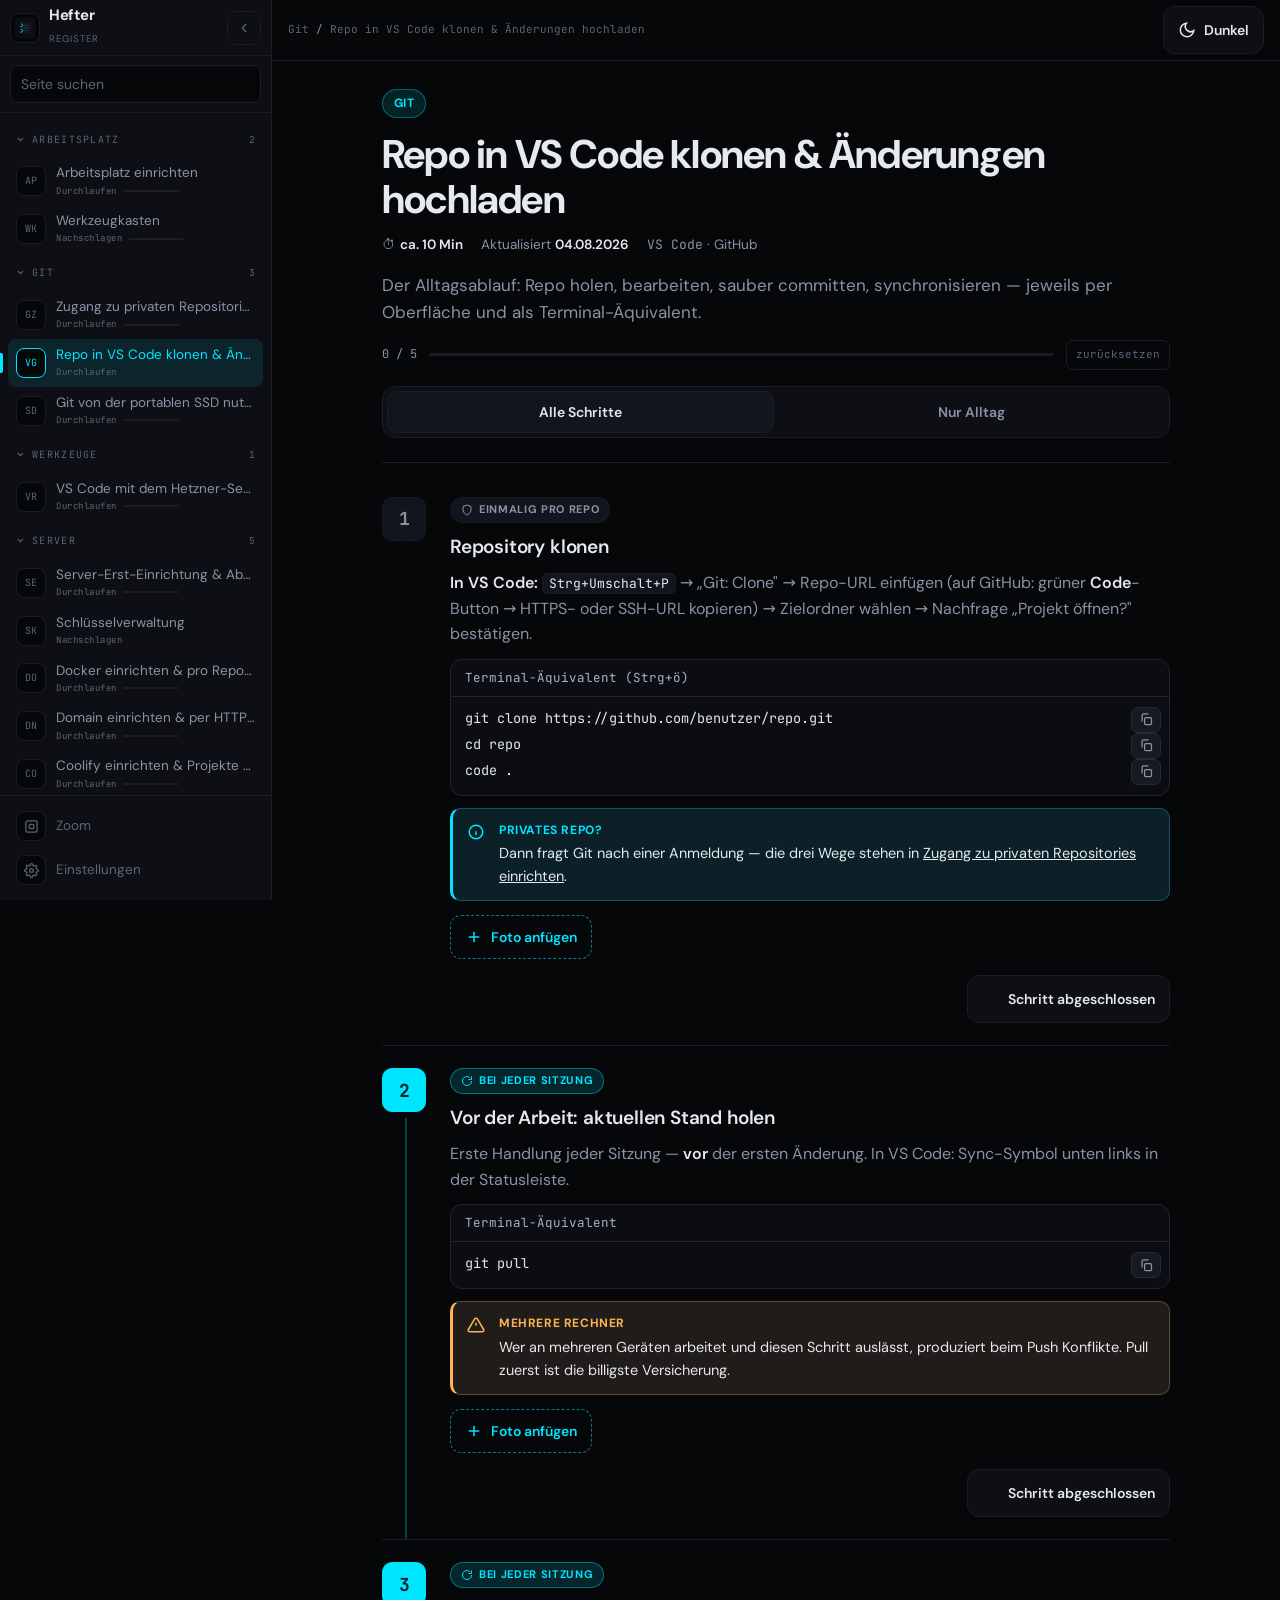
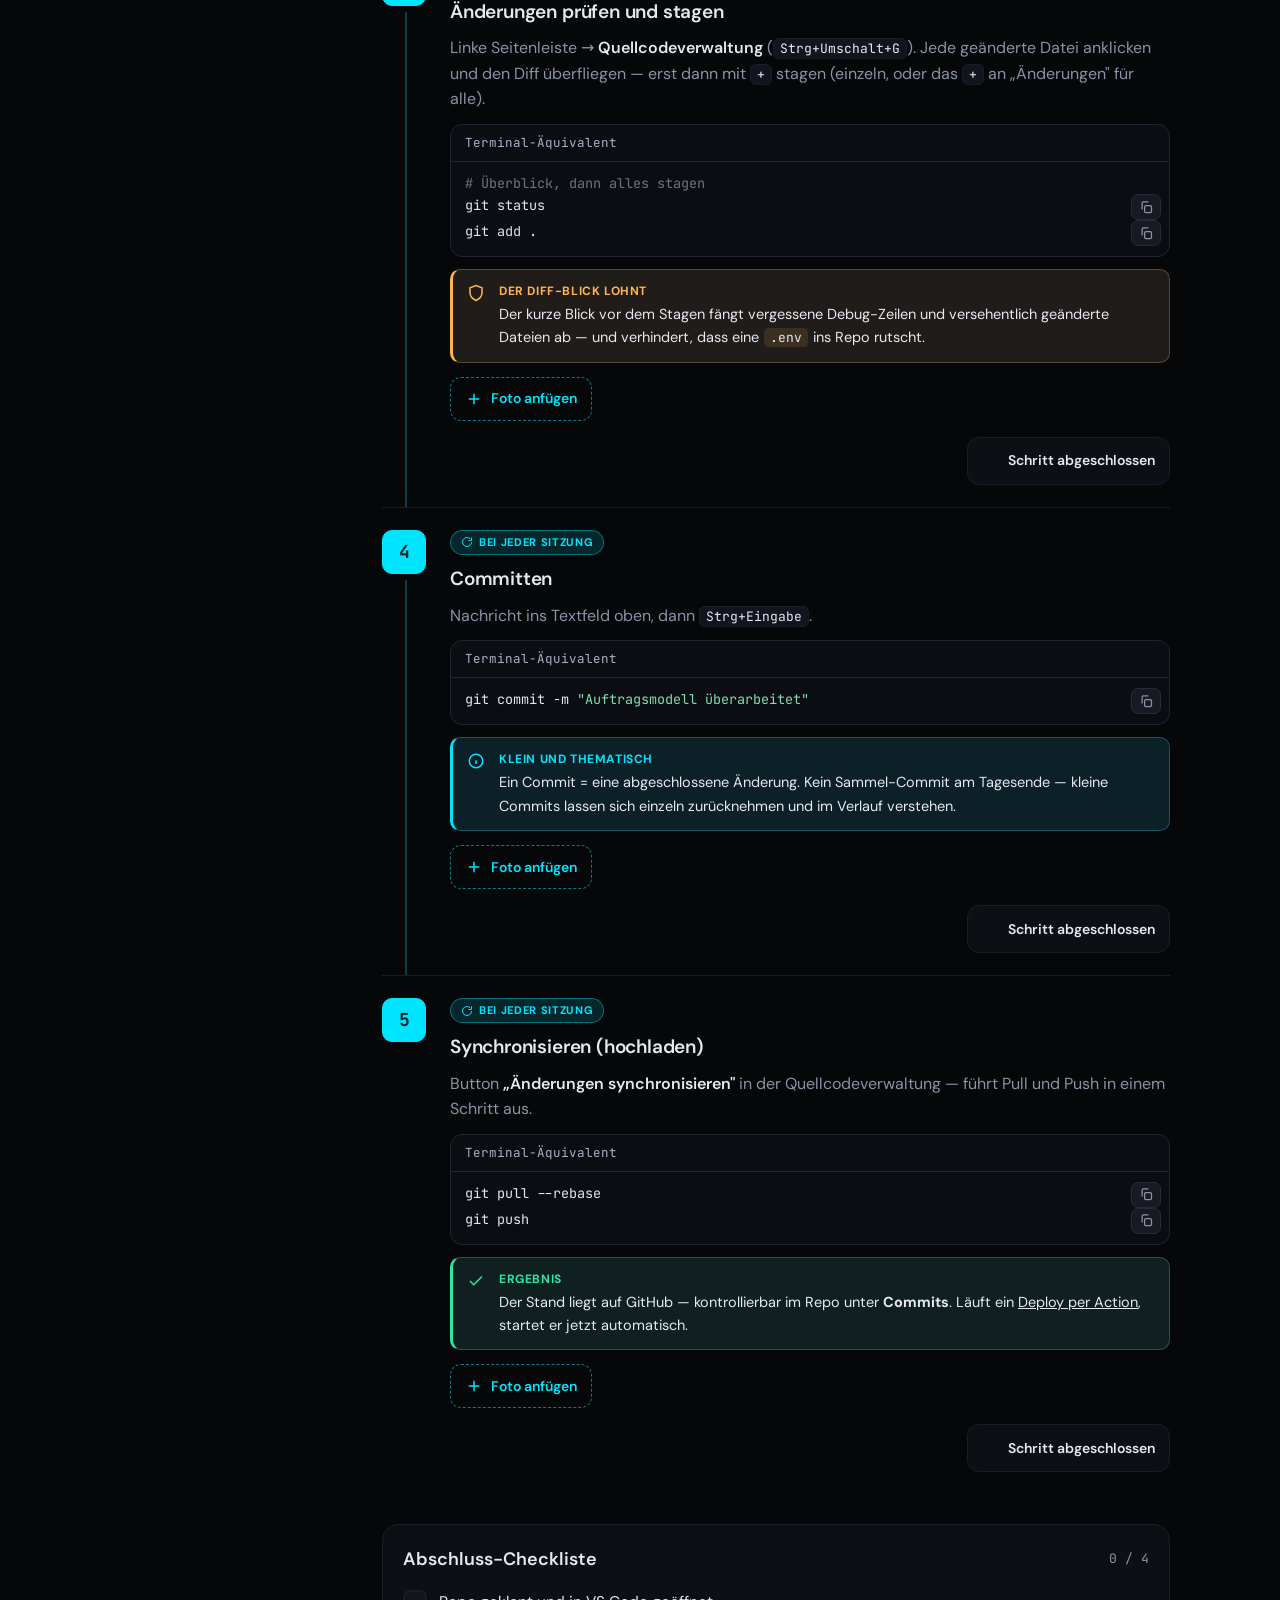
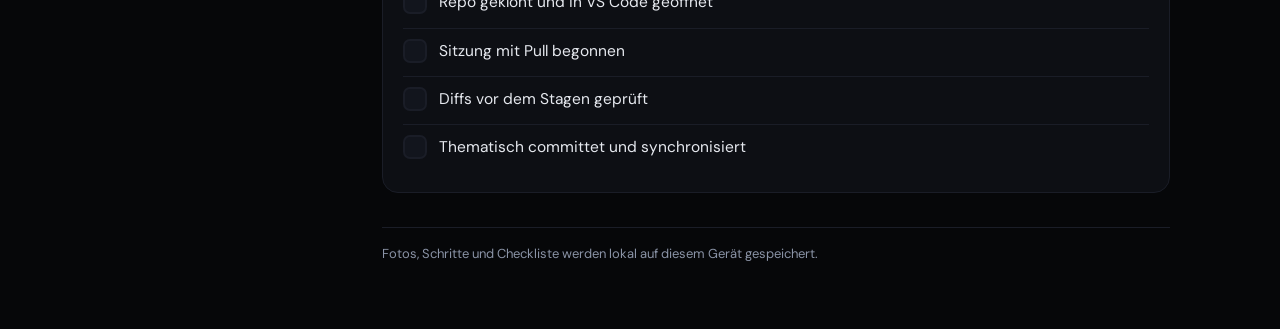
<file: anleitungen/vscode-git-workflow.html>
<!DOCTYPE html>
<html lang="de" data-theme="dunkel">
<head>
<meta charset="UTF-8">
<meta name="description" content="Der Git-Alltag in VS Code: Repo klonen, Stand holen, Diffs prüfen, thematisch committen und synchronisieren — jeweils per Oberfläche und Terminal.">
<meta name="hefter-untertitel" content="Klonen, committen, synchronisieren — UI und Terminal">
<meta name="hefter-stichworte" content="vscode git clone commit push pull sync quellcodeverwaltung stagen repository workflow hochladen">
<meta name="hefter-kuerzel" content="VG">
<title>Repo in VS Code klonen &amp; hochladen · Hefter</title>
<!-- KOPF-START · erzeugt von bauen.mjs — nicht von Hand ändern -->
<meta name="viewport" content="width=device-width, initial-scale=1, viewport-fit=cover">
<meta name="theme-color" content="#060709">
<link rel="manifest" href="../manifest.webmanifest">
<link rel="icon" href="../icons/01-ringe.svg" type="image/svg+xml">
<link rel="apple-touch-icon" href="../icons/png/01-ringe-192.png">
<link rel="stylesheet" href="../style.css">
<script>
/* Theme, Ansicht und Leisten-Zustand vor dem ersten Anstrich setzen — sonst
   blitzen helles Design, falsche Ansicht und breite Leiste kurz auf.
   localStorage liest synchron, deshalb geht das hier oben. "laedt" schaltet
   Übergänge bis zum ersten Bild ab; hefter.js nimmt die Klasse wieder weg.
   Wer eine weitere Einstellung ergänzt, die das Layout vor dem ersten
   Anstrich betrifft, ergänzt sie hier — nicht in hefter.js. */

/* Welche Ansicht gilt, entscheidet diese eine Funktion: aus der Wahl des
   Nutzers ("auto" oder eine der drei) wird die Ansicht, die wirklich
   angezeigt wird. Sie steht hier und nicht in hefter.js, weil sie vor dem
   ersten Anstrich laufen muss — hefter.js lädt erst am Dateiende. hefter.js
   ruft dieselbe Funktion beim Ändern des Fensters: eine Regel, eine Stelle. */
window.ansichtBestimmen = function (wahl) {
  /* Die Breite allein verwechselt ein kleines Fenster am Rechner mit einem
     Tablet, deshalb das Zeigegerät. Und die Höhe muss mit: ein quer
     gehaltenes iPhone ist 844px breit und wäre sonst als iPad durchgegangen. */
  var a = (wahl && wahl !== "auto") ? wahl
        : matchMedia("(max-width: 700px), (max-height: 500px)").matches ? "iphone"
        : matchMedia("(pointer: coarse)").matches ? "ipad" : "computer";
  /* Boden unter jeder Wahl: unter 640px bliebe neben der festen Leiste kein
     Inhalt mehr übrig. Wer auf dem Telefon "Computer" wählt, käme sonst an
     die Einstellung nicht mehr heran, mit der er es zurücknimmt. Gespeichert
     bleibt die Wahl — sie greift wieder, sobald das Fenster breit genug ist. */
  return (a !== "iphone" && matchMedia("(max-width: 640px)").matches) ? "iphone" : a;
};

var d = document.documentElement;
d.classList.add("laedt");
/* Erst ohne Speicher bestimmen, dann der Blick hinein: wirft localStorage
   (privater Modus), steht trotzdem eine Ansicht am <html>. Ohne sie griffe
   keine der drei und das Telefon bekäme die Computer-Darstellung. */
d.dataset.ansicht = ansichtBestimmen();
try {
  d.dataset.theme = localStorage.getItem("hefter:theme") || "dunkel";
  d.dataset.ansicht = ansichtBestimmen(localStorage.getItem("hefter:ansicht"));
  var a = d.dataset.ansicht;
  /* Auf dem iPhone gibt es den Schmal-Zustand nicht, auf dem iPad ist die
     Kürzelspalte die Vorgabe — eine ausdrückliche Wahl sticht beides. Weil
     die Klasse hier gar nicht erst gesetzt wird, wo es sie nicht gibt,
     braucht die iPhone-Ansicht in style.css kein !important dagegen. */
  var leiste = JSON.parse(localStorage.getItem("hefter:leiste") || "{}");
  if (a !== "iphone" && (leiste.schmal ?? a === "ipad")) d.classList.add("schmal");
  /* Abgeschaltete Bausteine je Ansicht. Gehört ebenfalls vor den ersten
     Anstrich: sonst blitzen Fotozonen und Kästen auf und verschwinden wieder.
     Nebenbei greift die Einstellung damit auch, wenn hefter.js gar nicht lädt. */
  var aus = JSON.parse(localStorage.getItem("hefter:anzeige") || "{}")[a] || [];
  for (var i = 0; i < aus.length; i++) d.classList.add("ohne-" + aus[i]);
} catch {}
</script>
</head>
<body data-seite="vscode-git-workflow" data-basis="../">

<div class="schleier" data-schleier></div>

<nav class="leiste" aria-label="Register">
  <div class="l-kopf">
    <a class="l-marke" href="../index.html">
      <span class="logo"><img data-appicon src="../icons/01-ringe.svg" alt=""></span>
      <span class="wortmarke"><b>Hefter</b><small>Register</small></span>
    </a>
    <button class="klapp" data-klapp aria-label="Leiste einklappen" title="Strg+B">
      <svg viewBox="0 0 24 24" fill="none" stroke="currentColor" stroke-width="2.4" stroke-linecap="round" stroke-linejoin="round"><polyline points="15 18 9 12 15 6"/></svg>
    </button>
  </div>

  <div class="l-suche">
    <input id="leisteSuche" type="search" placeholder="Seite suchen" autocomplete="off" aria-label="Seite suchen">
    <button class="lupe" data-lupe aria-label="Suchen">
      <svg viewBox="0 0 24 24" fill="none" stroke="currentColor" stroke-width="2"><circle cx="11" cy="11" r="7"/><path d="M21 21l-4.3-4.3"/></svg>
    </button>
  </div>

  <div class="l-register" id="leisteRegister"></div>
  <p class="l-leer" id="leisteLeer">Keine Seite gefunden.</p>

  <div class="l-fuss">
    <a class="f-btn" href="../zoom.html">
      <span class="kuerzel" aria-hidden="true">
        <svg viewBox="0 0 24 24" fill="none" stroke="currentColor" stroke-width="2"><rect x="3" y="3" width="18" height="18" rx="3"/><rect x="8.5" y="8.5" width="7" height="7" rx="1.5"/></svg>
      </span>
      <span class="f-text">Zoom</span>
      <span class="blase">Zoom</span>
    </a>
    <a class="f-btn" href="../einstellungen.html">
      <span class="kuerzel" aria-hidden="true">
        <svg viewBox="0 0 24 24" fill="none" stroke="currentColor" stroke-width="2"><circle cx="12" cy="12" r="3"/><path d="M19.4 15a1.7 1.7 0 0 0 .34 1.87l.06.06a2 2 0 1 1-2.83 2.83l-.06-.06a1.7 1.7 0 0 0-1.87-.34 1.7 1.7 0 0 0-1.03 1.56V21a2 2 0 1 1-4 0v-.09a1.7 1.7 0 0 0-1.03-1.56 1.7 1.7 0 0 0-1.87.34l-.06.06a2 2 0 1 1-2.83-2.83l.06-.06A1.7 1.7 0 0 0 4.6 15a1.7 1.7 0 0 0-1.56-1.03H3a2 2 0 1 1 0-4h.09A1.7 1.7 0 0 0 4.6 8.94a1.7 1.7 0 0 0-.34-1.87l-.06-.06a2 2 0 1 1 2.83-2.83l.06.06a1.7 1.7 0 0 0 1.87.34H9a1.7 1.7 0 0 0 1.03-1.56V3a2 2 0 1 1 4 0v.09c0 .68.4 1.3 1.03 1.56a1.7 1.7 0 0 0 1.87-.34l.06-.06a2 2 0 1 1 2.83 2.83l-.06.06a1.7 1.7 0 0 0-.34 1.87V9c.26.63.88 1.03 1.56 1.03H21a2 2 0 1 1 0 4h-.09A1.7 1.7 0 0 0 19.4 15z"/></svg>
      </span>
      <span class="f-text">Einstellungen</span>
      <span class="blase">Einstellungen</span>
    </a>
  </div>
</nav>

<div class="inhalt">

<header class="i-kopf">
  <button class="brenner" data-brenner aria-label="Register öffnen" aria-expanded="false">
    <svg viewBox="0 0 24 24" fill="none" stroke="currentColor" stroke-width="2" stroke-linecap="round"><path d="M3 6h18M3 12h18M3 18h18"/></svg>
  </button>
  <span class="krumen" data-krumen></span>
  <button class="iconbtn" data-themebtn aria-label="Design wechseln — aktuell Dunkel">
    <svg viewBox="0 0 24 24" fill="none" stroke="currentColor" stroke-width="2"><path d="M21 12.8A9 9 0 1 1 11.2 3 7 7 0 0 0 21 12.8z"/></svg>
    <span class="lbl">Dunkel</span>
  </button>
</header>

<div class="wrap">
<!-- KOPF-ENDE -->

  <header class="guide-head">
    <span class="chip">Git</span>
    <h1>Repo in VS Code klonen &amp; Änderungen hochladen</h1>
    <div class="meta">
      <span>⏱ <b>ca. 10 Min</b></span>
      <span>Aktualisiert <b>04.08.2026</b></span>
      <span><span class="mono">VS Code</span> · GitHub</span>
    </div>
    <p class="lead">Der Alltagsablauf: Repo holen, bearbeiten, sauber committen, synchronisieren — jeweils per Oberfläche und als Terminal-Äquivalent.</p>
    <div class="schrittstand">
      <span class="fs-zahl" data-fs-zahl>0 / 5</span>
      <span class="balken"><i data-fs-balken></i></span>
      <button class="fs-reset" type="button" data-fs-reset>zurücksetzen</button>
    </div>


    <div class="stufenfilter" role="group" aria-label="Schritte filtern">
      <button data-filter="alle" class="aktiv">Alle Schritte</button>
      <button data-filter="wiederkehrend">Nur Alltag</button>
    </div>
    <p class="stufen-hinweis">Das einmalige Klonen ist ausgeblendet — sichtbar bleibt der Ablauf bei jeder Arbeitssitzung.</p>
  </header>

  <main>

    <!-- Schritt 1 -->
    <section class="step einmalig stufenwechsel" data-schritt="klonen">
      <div class="rail"><button class="step-num" type="button" aria-pressed="false" aria-label="Schritt 1">1</button></div>
      <div class="step-body">
        <span class="stufe"><svg viewBox="0 0 24 24" fill="none" stroke="currentColor" stroke-width="2"><path d="M12 22s8-4 8-10V5l-8-3-8 3v7c0 6 8 10 8 10z"/></svg> Einmalig pro Repo</span>
        <h2>Repository klonen</h2>
        <p><b>In VS Code:</b> <code>Strg+Umschalt+P</code> → „Git: Clone" → Repo-URL einfügen (auf GitHub: grüner <b>Code</b>-Button → HTTPS- oder SSH-URL kopieren) → Zielordner wählen → Nachfrage „Projekt öffnen?" bestätigen.</p>
        <div class="codebox">
          <div class="codebox-head"><span class="fname">Terminal-Äquivalent (Strg+ö)</span><span class="spacer"></span><button class="copybtn">Kopieren</button></div>
          <pre>git clone https://github.com/benutzer/repo.git
cd repo
code .</pre>
        </div>
        <div class="callout info">
          <span class="ico"><svg viewBox="0 0 24 24" fill="none" stroke="currentColor" stroke-width="2"><circle cx="12" cy="12" r="9"/><path d="M12 16v-5M12 8h.01"/></svg></span>
          <div><div class="label">Privates Repo?</div><div class="txt">Dann fragt Git nach einer Anmeldung — die drei Wege stehen in <a href="git-zugang-privat.html">Zugang zu privaten Repositories einrichten</a>.</div></div>
        </div>
        <div class="fotozone">
          <div class="fotos"></div>
          <button class="addfoto"><svg viewBox="0 0 24 24" fill="none" stroke="currentColor" stroke-width="2"><path d="M12 5v14M5 12h14"/></svg> Foto anfügen</button>
        </div>
      </div>
    </section>

    <!-- Schritt 2 -->
    <section class="step wiederkehrend" data-schritt="pull">
      <div class="rail"><button class="step-num" type="button" aria-pressed="false" aria-label="Schritt 2">2</button></div>
      <div class="step-body">
        <span class="stufe"><svg viewBox="0 0 24 24" fill="none" stroke="currentColor" stroke-width="2"><path d="M21 12a9 9 0 1 1-3-6.7M21 3v6h-6"/></svg> Bei jeder Sitzung</span>
        <h2>Vor der Arbeit: aktuellen Stand holen</h2>
        <p>Erste Handlung jeder Sitzung — <b>vor</b> der ersten Änderung. In VS Code: Sync-Symbol unten links in der Statusleiste.</p>
        <div class="codebox">
          <div class="codebox-head"><span class="fname">Terminal-Äquivalent</span><span class="spacer"></span><button class="copybtn">Kopieren</button></div>
          <pre>git pull</pre>
        </div>
        <div class="callout achtung">
          <span class="ico"><svg viewBox="0 0 24 24" fill="none" stroke="currentColor" stroke-width="2"><path d="M12 9v4m0 4h.01M10.3 3.9L1.8 18a2 2 0 0 0 1.7 3h17a2 2 0 0 0 1.7-3L13.7 3.9a2 2 0 0 0-3.4 0z"/></svg></span>
          <div><div class="label">Mehrere Rechner</div><div class="txt">Wer an mehreren Geräten arbeitet und diesen Schritt auslässt, produziert beim Push Konflikte. Pull zuerst ist die billigste Versicherung.</div></div>
        </div>
        <div class="fotozone">
          <div class="fotos"></div>
          <button class="addfoto"><svg viewBox="0 0 24 24" fill="none" stroke="currentColor" stroke-width="2"><path d="M12 5v14M5 12h14"/></svg> Foto anfügen</button>
        </div>
      </div>
    </section>

    <!-- Schritt 3 -->
    <section class="step wiederkehrend" data-schritt="stagen">
      <div class="rail"><button class="step-num" type="button" aria-pressed="false" aria-label="Schritt 3">3</button></div>
      <div class="step-body">
        <span class="stufe"><svg viewBox="0 0 24 24" fill="none" stroke="currentColor" stroke-width="2"><path d="M21 12a9 9 0 1 1-3-6.7M21 3v6h-6"/></svg> Bei jeder Sitzung</span>
        <h2>Änderungen prüfen und stagen</h2>
        <p>Linke Seitenleiste → <b>Quellcodeverwaltung</b> (<code>Strg+Umschalt+G</code>). Jede geänderte Datei anklicken und den Diff überfliegen — erst dann mit <code>+</code> stagen (einzeln, oder das <code>+</code> an „Änderungen" für alle).</p>
        <div class="codebox">
          <div class="codebox-head"><span class="fname">Terminal-Äquivalent</span><span class="spacer"></span><button class="copybtn">Kopieren</button></div>
          <pre><span class="tok-c"># Überblick, dann alles stagen</span>
git status
git add .</pre>
        </div>
        <div class="callout sicher">
          <span class="ico"><svg viewBox="0 0 24 24" fill="none" stroke="currentColor" stroke-width="2"><path d="M12 22s8-4 8-10V5l-8-3-8 3v7c0 6 8 10 8 10z"/></svg></span>
          <div><div class="label">Der Diff-Blick lohnt</div><div class="txt">Der kurze Blick vor dem Stagen fängt vergessene Debug-Zeilen und versehentlich geänderte Dateien ab — und verhindert, dass eine <code>.env</code> ins Repo rutscht.</div></div>
        </div>
        <div class="fotozone">
          <div class="fotos"></div>
          <button class="addfoto"><svg viewBox="0 0 24 24" fill="none" stroke="currentColor" stroke-width="2"><path d="M12 5v14M5 12h14"/></svg> Foto anfügen</button>
        </div>
      </div>
    </section>

    <!-- Schritt 4 -->
    <section class="step wiederkehrend" data-schritt="commit">
      <div class="rail"><button class="step-num" type="button" aria-pressed="false" aria-label="Schritt 4">4</button></div>
      <div class="step-body">
        <span class="stufe"><svg viewBox="0 0 24 24" fill="none" stroke="currentColor" stroke-width="2"><path d="M21 12a9 9 0 1 1-3-6.7M21 3v6h-6"/></svg> Bei jeder Sitzung</span>
        <h2>Committen</h2>
        <p>Nachricht ins Textfeld oben, dann <code>Strg+Eingabe</code>.</p>
        <div class="codebox">
          <div class="codebox-head"><span class="fname">Terminal-Äquivalent</span><span class="spacer"></span><button class="copybtn">Kopieren</button></div>
          <pre>git commit -m <span class="tok-s">"Auftragsmodell überarbeitet"</span></pre>
        </div>
        <div class="callout info">
          <span class="ico"><svg viewBox="0 0 24 24" fill="none" stroke="currentColor" stroke-width="2"><circle cx="12" cy="12" r="9"/><path d="M12 16v-5M12 8h.01"/></svg></span>
          <div><div class="label">Klein und thematisch</div><div class="txt">Ein Commit = eine abgeschlossene Änderung. Kein Sammel-Commit am Tagesende — kleine Commits lassen sich einzeln zurücknehmen und im Verlauf verstehen.</div></div>
        </div>
        <div class="fotozone">
          <div class="fotos"></div>
          <button class="addfoto"><svg viewBox="0 0 24 24" fill="none" stroke="currentColor" stroke-width="2"><path d="M12 5v14M5 12h14"/></svg> Foto anfügen</button>
        </div>
      </div>
    </section>

    <!-- Schritt 5 -->
    <section class="step wiederkehrend" data-schritt="sync">
      <div class="rail"><button class="step-num" type="button" aria-pressed="false" aria-label="Schritt 5">5</button></div>
      <div class="step-body">
        <span class="stufe"><svg viewBox="0 0 24 24" fill="none" stroke="currentColor" stroke-width="2"><path d="M21 12a9 9 0 1 1-3-6.7M21 3v6h-6"/></svg> Bei jeder Sitzung</span>
        <h2>Synchronisieren (hochladen)</h2>
        <p>Button <b>„Änderungen synchronisieren"</b> in der Quellcodeverwaltung — führt Pull und Push in einem Schritt aus.</p>
        <div class="codebox">
          <div class="codebox-head"><span class="fname">Terminal-Äquivalent</span><span class="spacer"></span><button class="copybtn">Kopieren</button></div>
          <pre>git pull --rebase
git push</pre>
        </div>
        <div class="callout ergebnis">
          <span class="ico"><svg viewBox="0 0 24 24" fill="none" stroke="currentColor" stroke-width="2"><path d="M20 6L9 17l-5-5"/></svg></span>
          <div><div class="label">Ergebnis</div><div class="txt">Der Stand liegt auf GitHub — kontrollierbar im Repo unter <b>Commits</b>. Läuft ein <a href="hetzner-deploy.html">Deploy per Action</a>, startet er jetzt automatisch.</div></div>
        </div>
        <div class="fotozone">
          <div class="fotos"></div>
          <button class="addfoto"><svg viewBox="0 0 24 24" fill="none" stroke="currentColor" stroke-width="2"><path d="M12 5v14M5 12h14"/></svg> Foto anfügen</button>
        </div>
      </div>
    </section>

  </main>

  <!-- Abschluss-Checkliste -->
  <div class="checkliste">
    <header>
      <h2>Abschluss-Checkliste</h2>
      <span class="fortschritt" id="chkStand">0 / 4</span>
    </header>
    <div class="check" data-check="repo-geklont"><span class="box"><svg viewBox="0 0 24 24" fill="none" stroke="currentColor" stroke-width="3"><path d="M20 6L9 17l-5-5"/></svg></span><span class="lbl">Repo geklont und in VS Code geöffnet</span></div>
    <div class="check" data-check="pull-zuerst"><span class="box"><svg viewBox="0 0 24 24" fill="none" stroke="currentColor" stroke-width="3"><path d="M20 6L9 17l-5-5"/></svg></span><span class="lbl">Sitzung mit Pull begonnen</span></div>
    <div class="check" data-check="diff-geprueft"><span class="box"><svg viewBox="0 0 24 24" fill="none" stroke="currentColor" stroke-width="3"><path d="M20 6L9 17l-5-5"/></svg></span><span class="lbl">Diffs vor dem Stagen geprüft</span></div>
    <div class="check" data-check="sync-ok"><span class="box"><svg viewBox="0 0 24 24" fill="none" stroke="currentColor" stroke-width="3"><path d="M20 6L9 17l-5-5"/></svg></span><span class="lbl">Thematisch committet und synchronisiert</span></div>
  </div>

<!-- FUSS-START · erzeugt von bauen.mjs — nicht von Hand ändern -->
  <p class="foot">Fotos, Schritte und Checkliste werden lokal auf diesem Gerät gespeichert.</p>
</div><!-- .wrap -->
</div><!-- .inhalt -->

<script src="../hefter.js"></script>
</body>
</html>
</file>
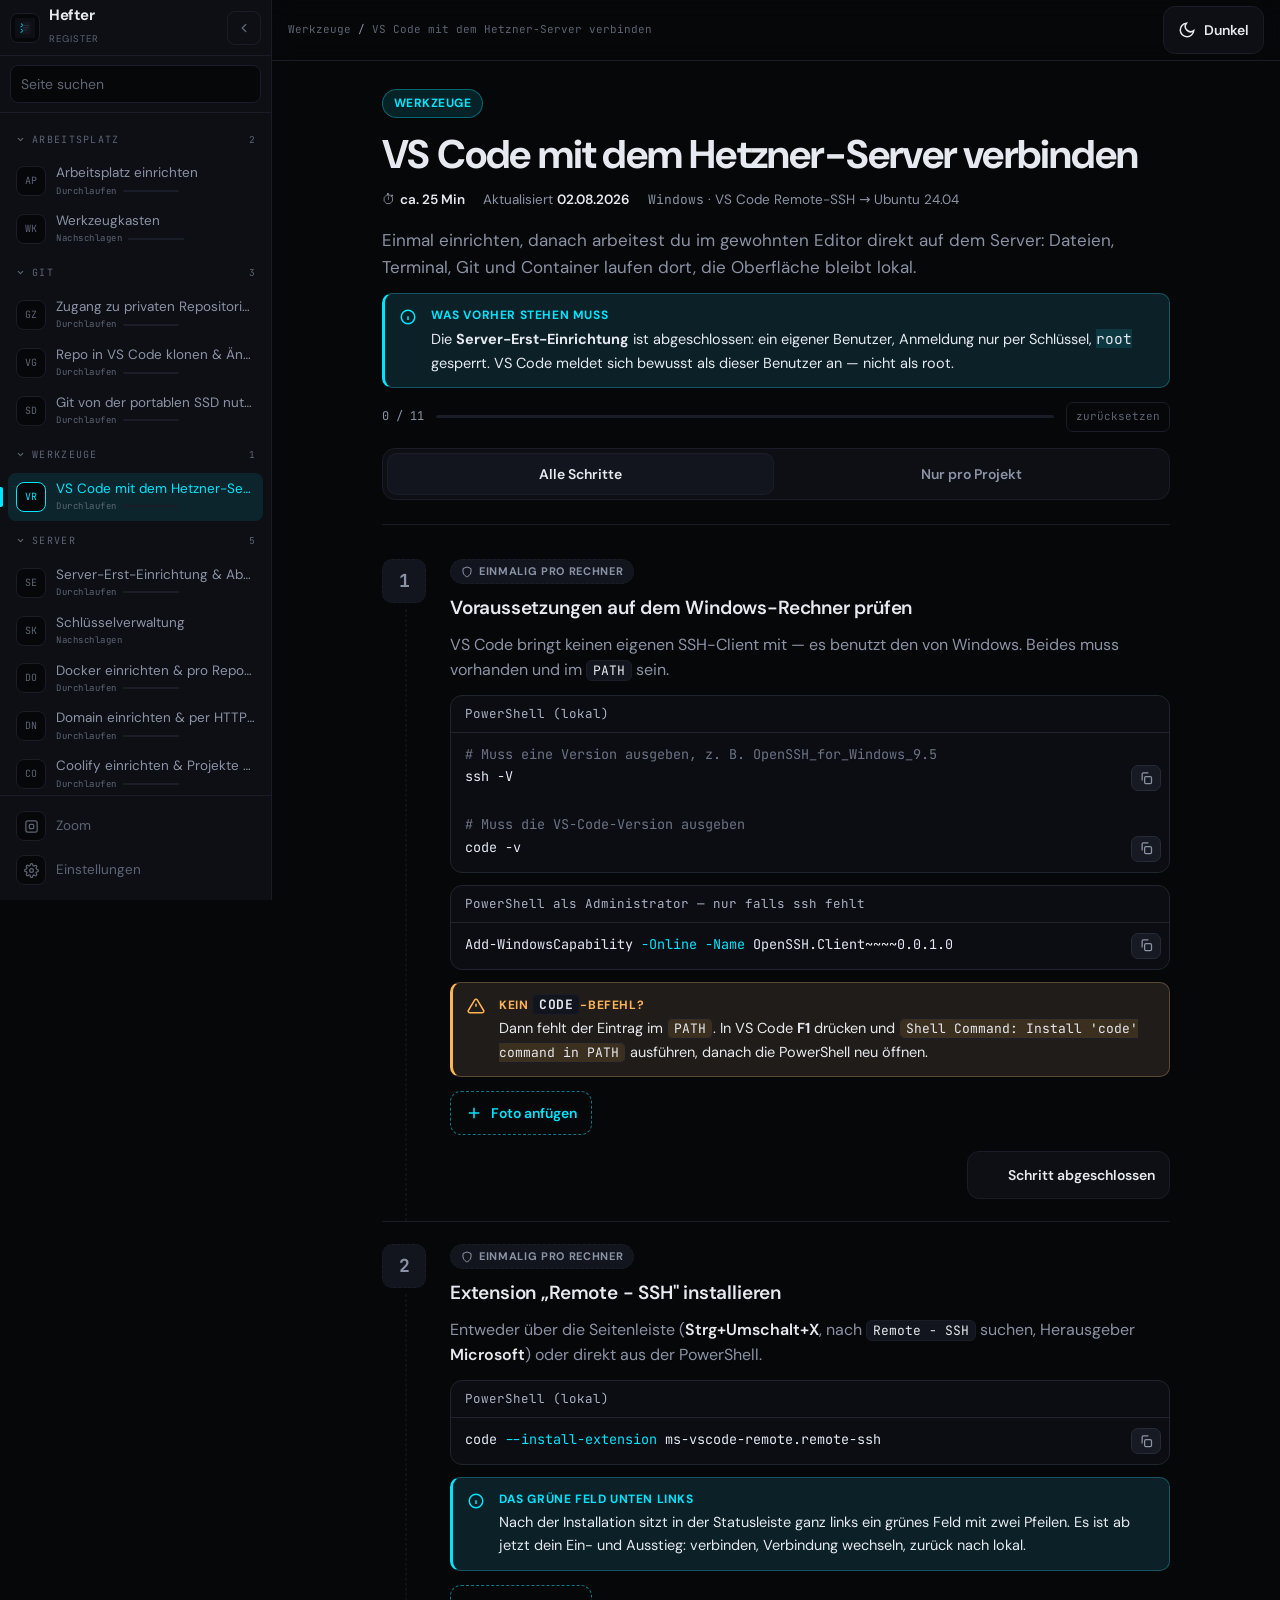
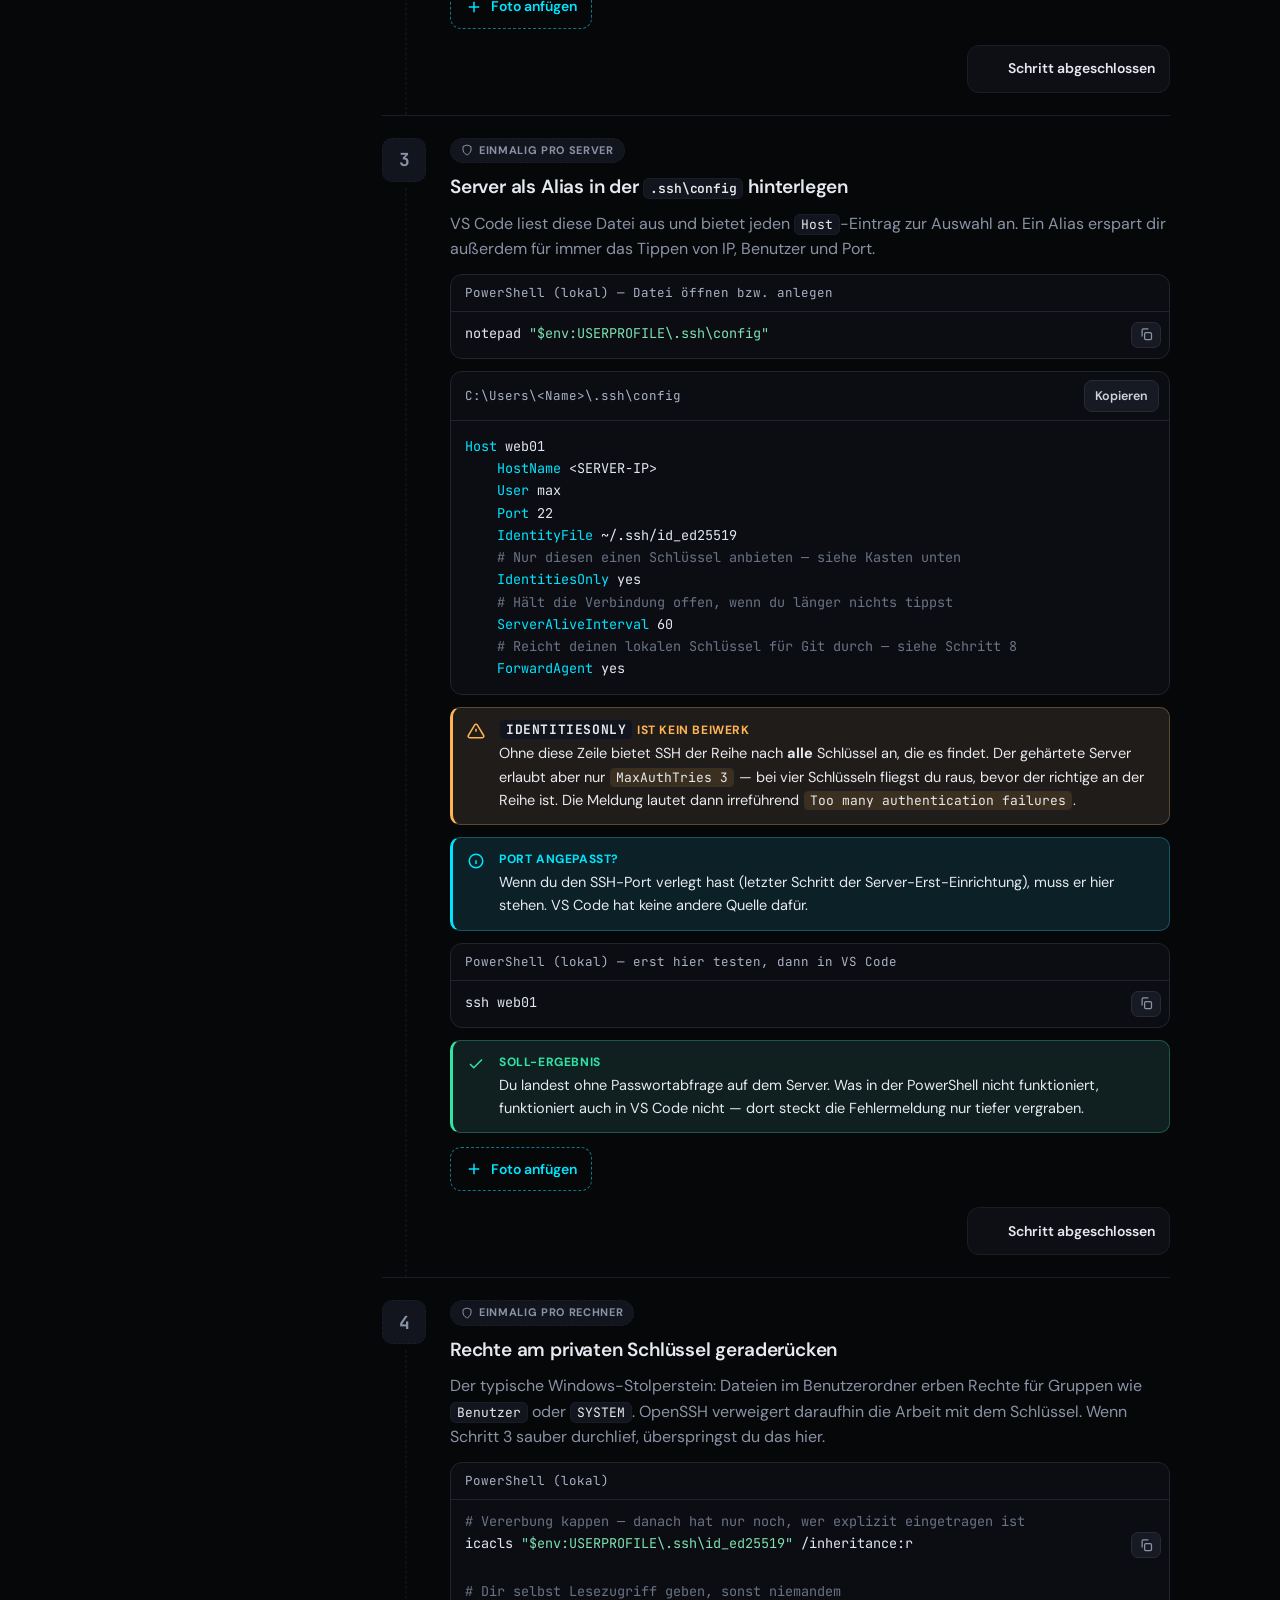
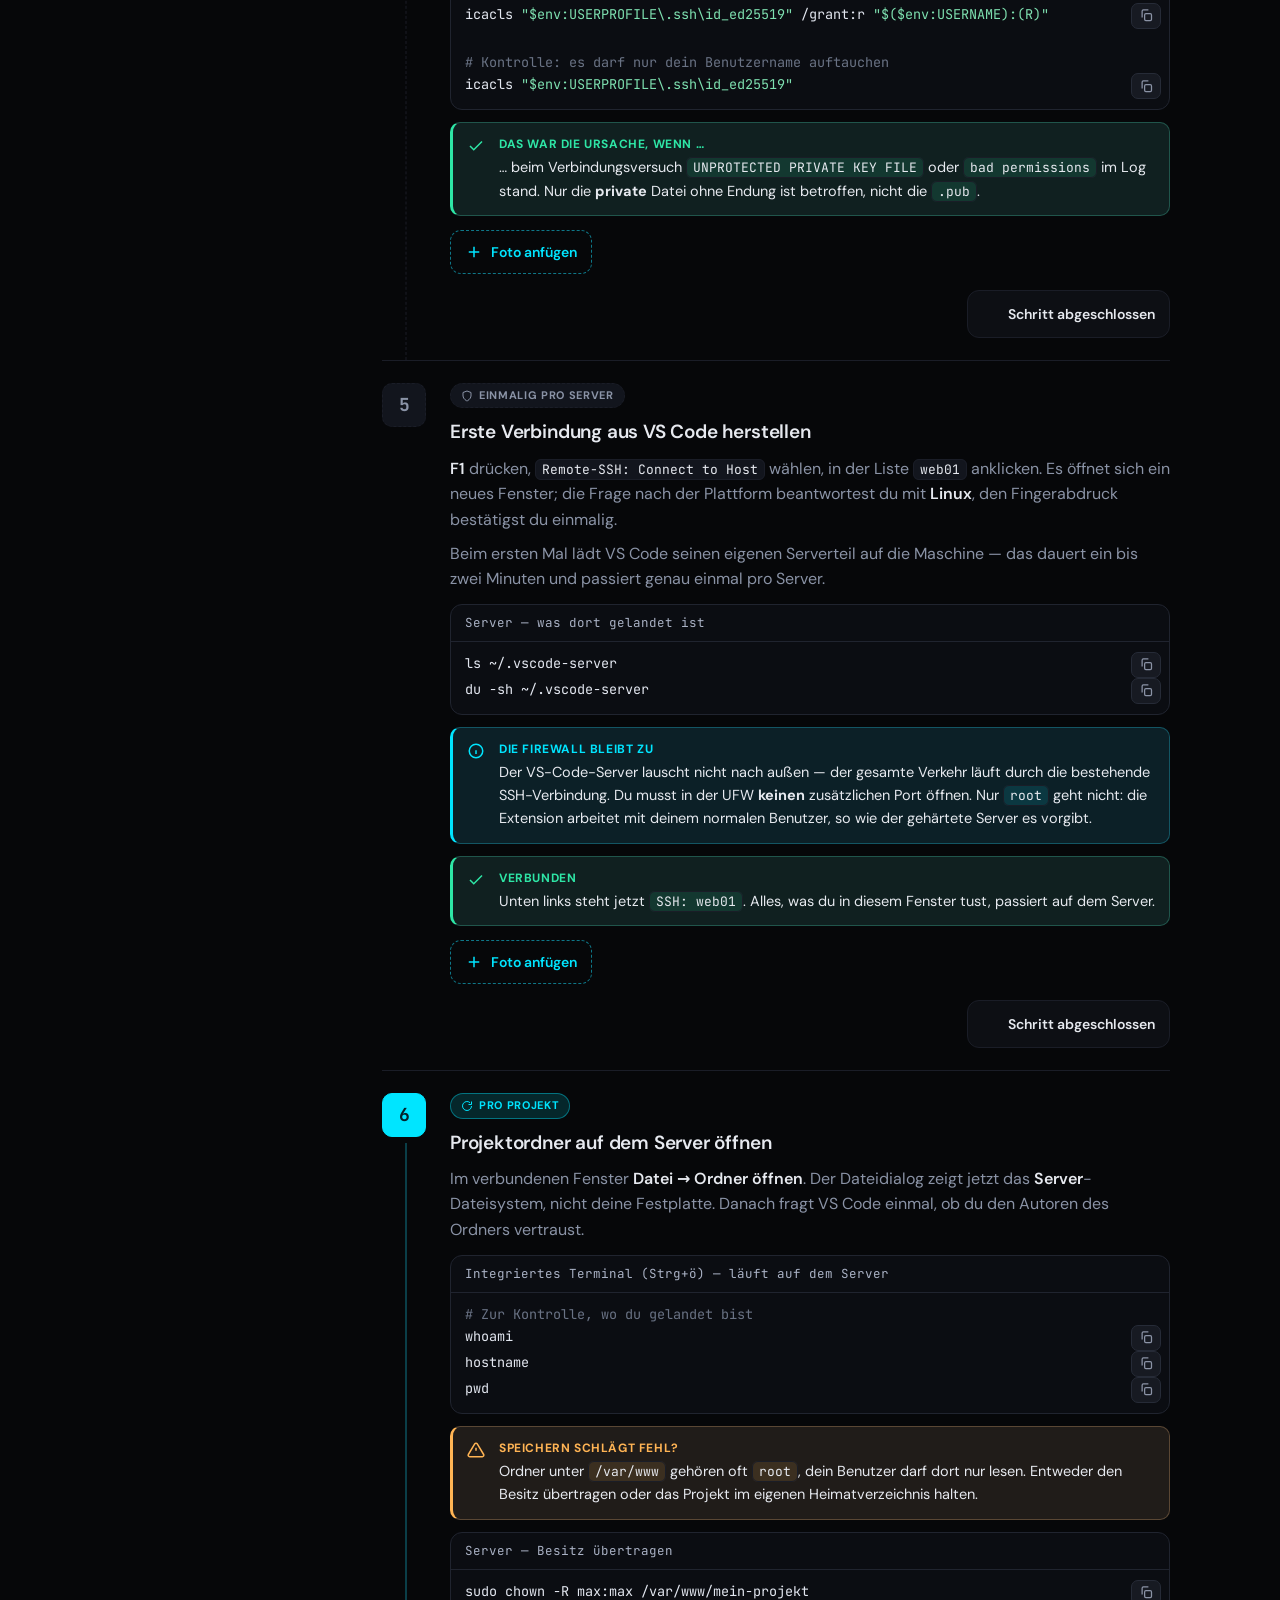
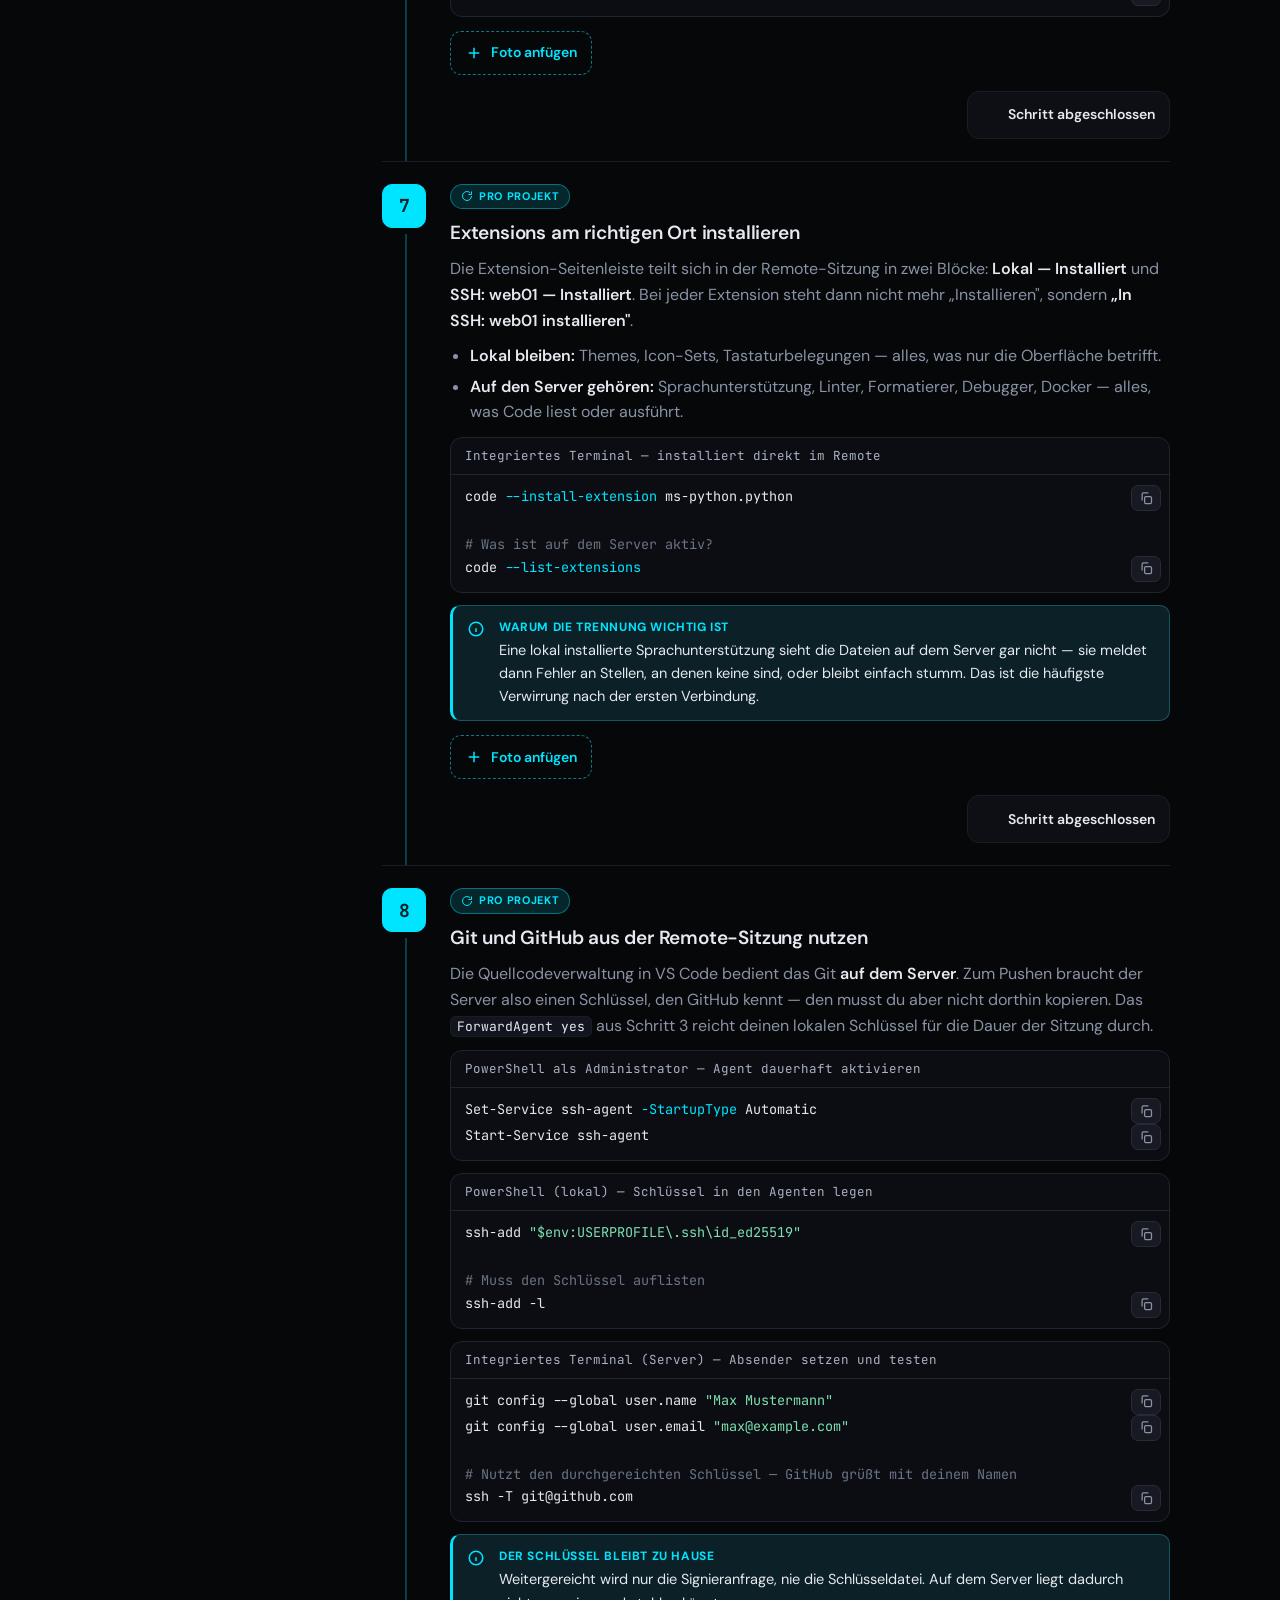
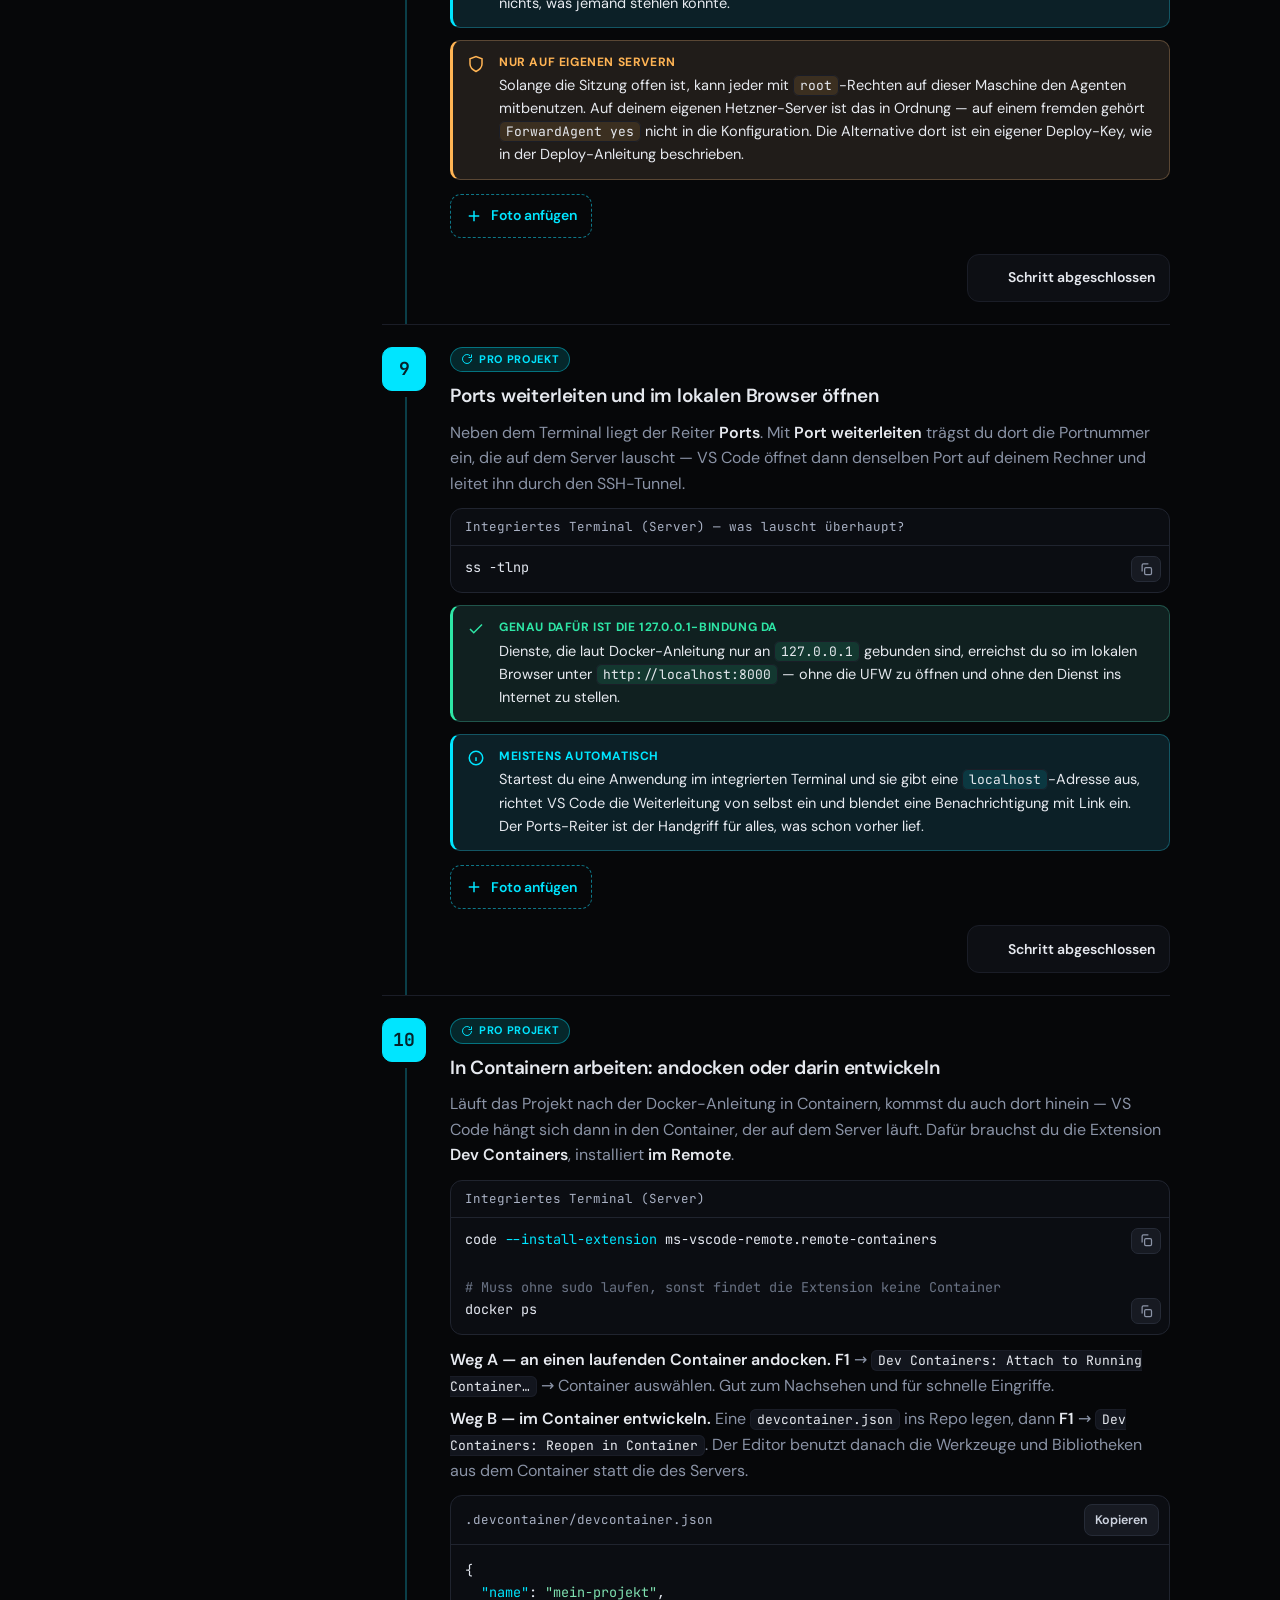
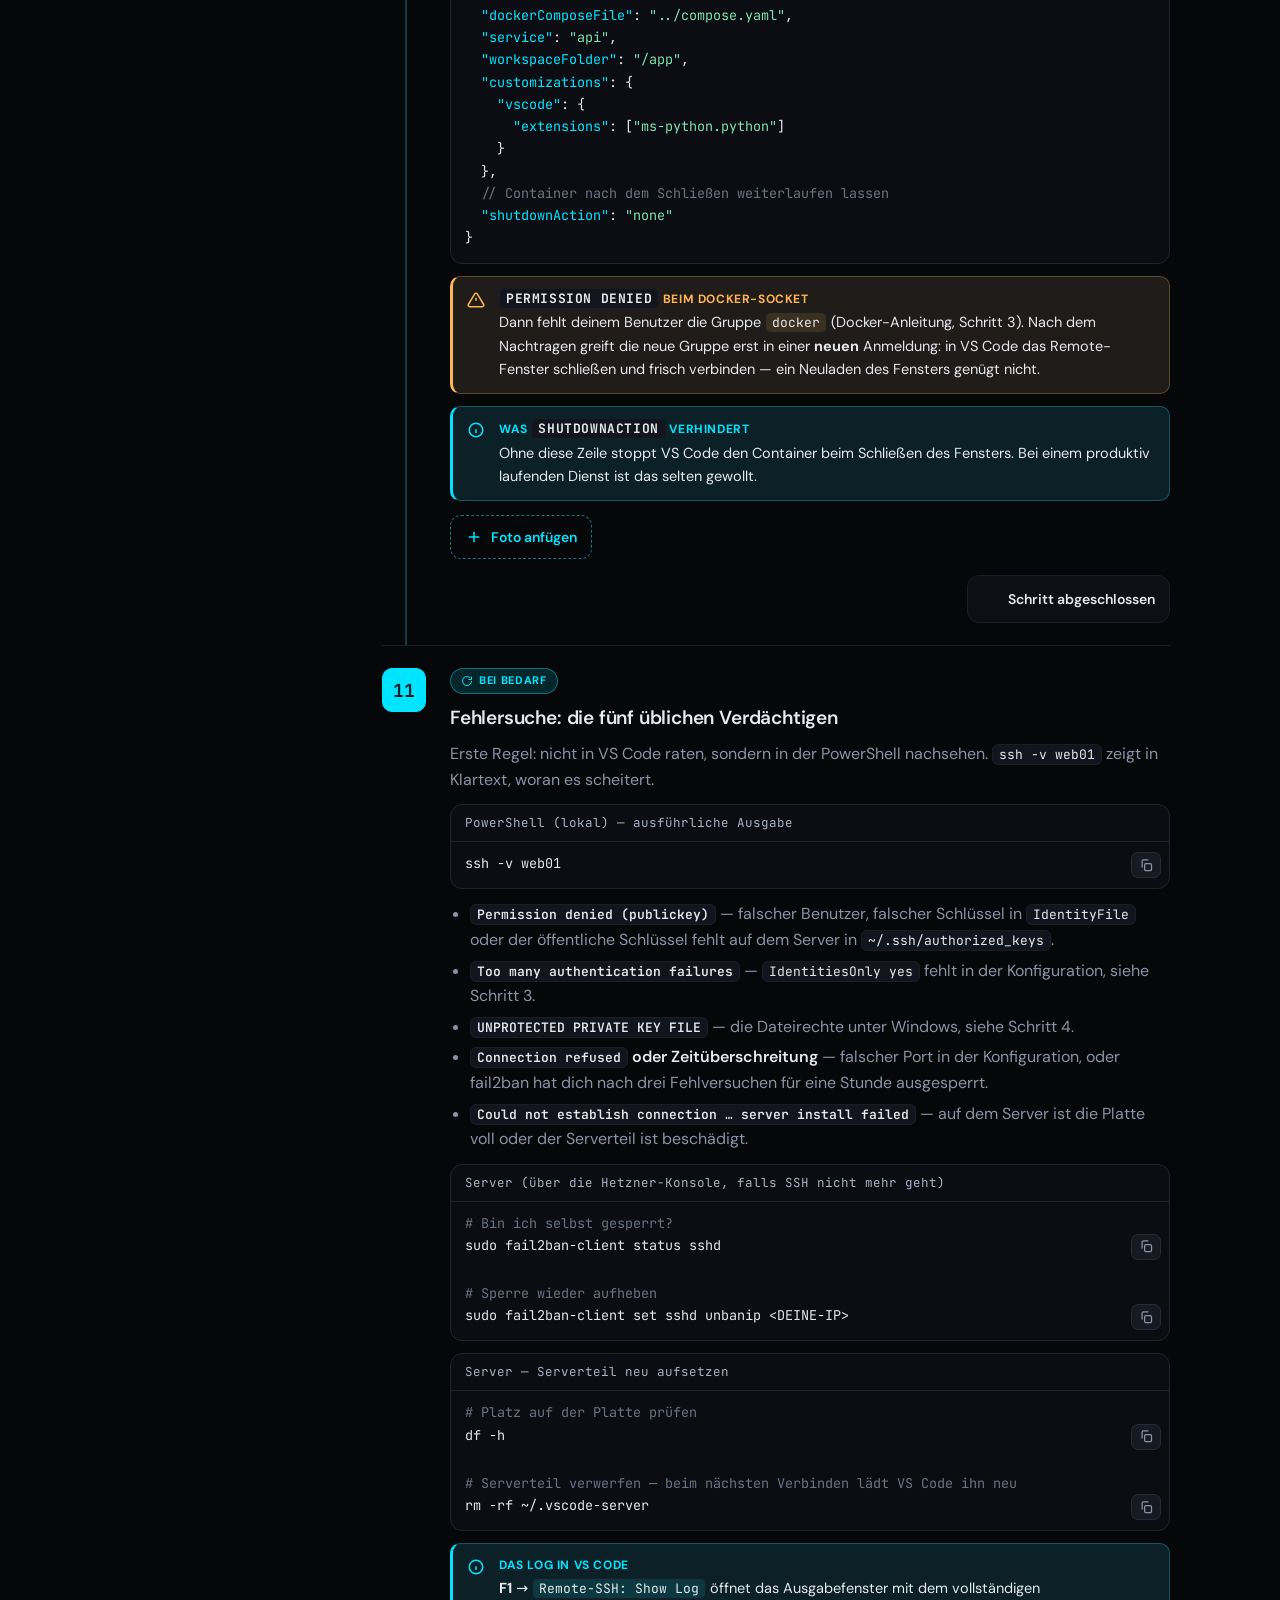
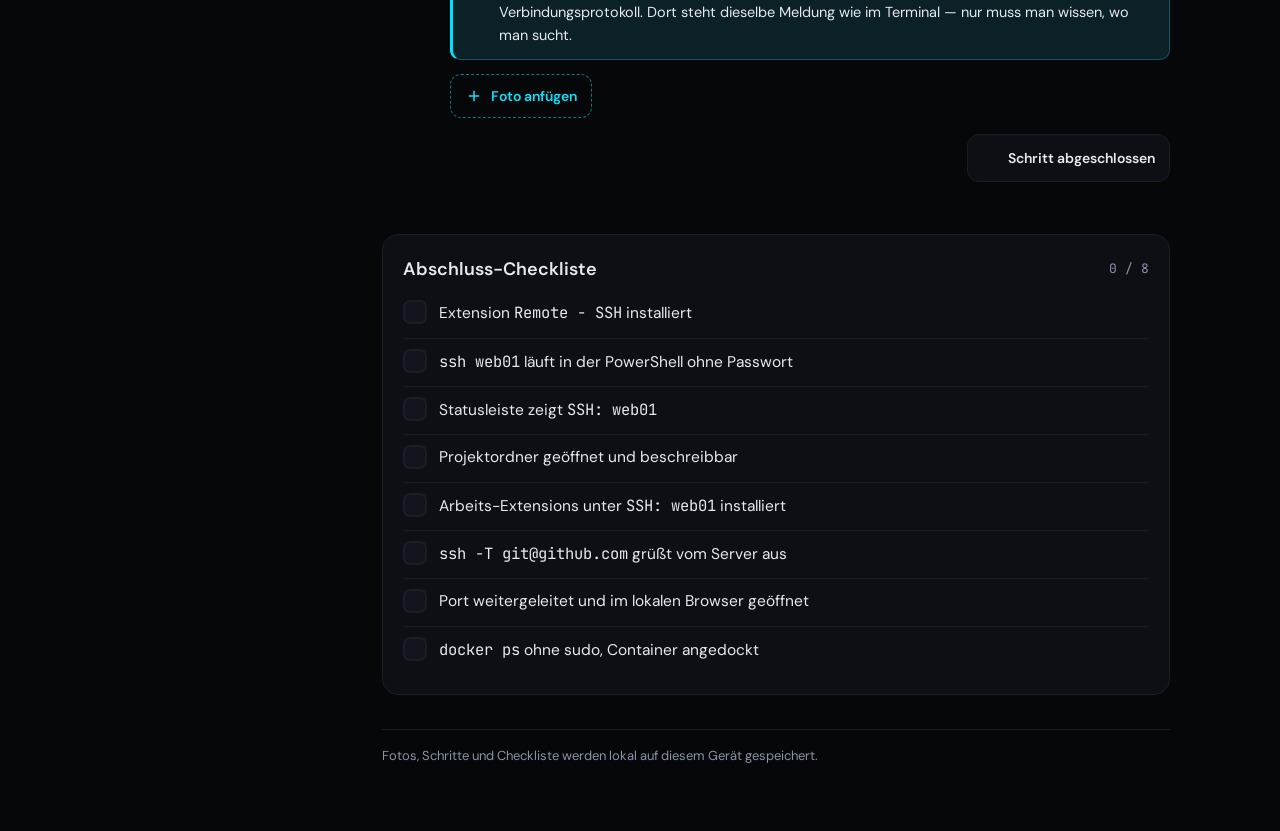
<file: anleitungen/vscode-remote-ssh.html>
<!DOCTYPE html>
<html lang="de" data-theme="dunkel">
<head>
<meta charset="UTF-8">
<meta name="description" content="VS Code unter Windows per Remote-SSH mit dem Hetzner-Server verbinden: SSH-Alias, erste Verbindung, Extensions, Git, Port-Weiterleitung, Dev Containers und Fehlersuche.">
<meta name="hefter-untertitel" content="Windows · Remote-SSH, Ports, Dev Containers, Fehlersuche">
<meta name="hefter-stichworte" content="vscode visual studio code remote ssh hetzner server verbinden editor extension config alias windows powershell icacls ssh-agent agent forwarding git github port weiterleitung forwarding dev container docker devcontainer vscode-server fehlersuche permission denied fail2ban">
<meta name="hefter-kuerzel" content="VR">
<title>VS Code mit dem Hetzner-Server verbinden · Hefter</title>
<!-- KOPF-START · erzeugt von bauen.mjs — nicht von Hand ändern -->
<meta name="viewport" content="width=device-width, initial-scale=1, viewport-fit=cover">
<meta name="theme-color" content="#060709">
<link rel="manifest" href="../manifest.webmanifest">
<link rel="icon" href="../icons/01-ringe.svg" type="image/svg+xml">
<link rel="apple-touch-icon" href="../icons/png/01-ringe-192.png">
<link rel="stylesheet" href="../style.css">
<script>
/* Theme, Ansicht und Leisten-Zustand vor dem ersten Anstrich setzen — sonst
   blitzen helles Design, falsche Ansicht und breite Leiste kurz auf.
   localStorage liest synchron, deshalb geht das hier oben. "laedt" schaltet
   Übergänge bis zum ersten Bild ab; hefter.js nimmt die Klasse wieder weg.
   Wer eine weitere Einstellung ergänzt, die das Layout vor dem ersten
   Anstrich betrifft, ergänzt sie hier — nicht in hefter.js. */

/* Welche Ansicht gilt, entscheidet diese eine Funktion: aus der Wahl des
   Nutzers ("auto" oder eine der drei) wird die Ansicht, die wirklich
   angezeigt wird. Sie steht hier und nicht in hefter.js, weil sie vor dem
   ersten Anstrich laufen muss — hefter.js lädt erst am Dateiende. hefter.js
   ruft dieselbe Funktion beim Ändern des Fensters: eine Regel, eine Stelle. */
window.ansichtBestimmen = function (wahl) {
  /* Die Breite allein verwechselt ein kleines Fenster am Rechner mit einem
     Tablet, deshalb das Zeigegerät. Und die Höhe muss mit: ein quer
     gehaltenes iPhone ist 844px breit und wäre sonst als iPad durchgegangen. */
  var a = (wahl && wahl !== "auto") ? wahl
        : matchMedia("(max-width: 700px), (max-height: 500px)").matches ? "iphone"
        : matchMedia("(pointer: coarse)").matches ? "ipad" : "computer";
  /* Boden unter jeder Wahl: unter 640px bliebe neben der festen Leiste kein
     Inhalt mehr übrig. Wer auf dem Telefon "Computer" wählt, käme sonst an
     die Einstellung nicht mehr heran, mit der er es zurücknimmt. Gespeichert
     bleibt die Wahl — sie greift wieder, sobald das Fenster breit genug ist. */
  return (a !== "iphone" && matchMedia("(max-width: 640px)").matches) ? "iphone" : a;
};

var d = document.documentElement;
d.classList.add("laedt");
/* Erst ohne Speicher bestimmen, dann der Blick hinein: wirft localStorage
   (privater Modus), steht trotzdem eine Ansicht am <html>. Ohne sie griffe
   keine der drei und das Telefon bekäme die Computer-Darstellung. */
d.dataset.ansicht = ansichtBestimmen();
try {
  d.dataset.theme = localStorage.getItem("hefter:theme") || "dunkel";
  d.dataset.ansicht = ansichtBestimmen(localStorage.getItem("hefter:ansicht"));
  var a = d.dataset.ansicht;
  /* Auf dem iPhone gibt es den Schmal-Zustand nicht, auf dem iPad ist die
     Kürzelspalte die Vorgabe — eine ausdrückliche Wahl sticht beides. Weil
     die Klasse hier gar nicht erst gesetzt wird, wo es sie nicht gibt,
     braucht die iPhone-Ansicht in style.css kein !important dagegen. */
  var leiste = JSON.parse(localStorage.getItem("hefter:leiste") || "{}");
  if (a !== "iphone" && (leiste.schmal ?? a === "ipad")) d.classList.add("schmal");
  /* Abgeschaltete Bausteine je Ansicht. Gehört ebenfalls vor den ersten
     Anstrich: sonst blitzen Fotozonen und Kästen auf und verschwinden wieder.
     Nebenbei greift die Einstellung damit auch, wenn hefter.js gar nicht lädt. */
  var aus = JSON.parse(localStorage.getItem("hefter:anzeige") || "{}")[a] || [];
  for (var i = 0; i < aus.length; i++) d.classList.add("ohne-" + aus[i]);
} catch {}
</script>
</head>
<body data-seite="vscode-remote-ssh" data-basis="../">

<div class="schleier" data-schleier></div>

<nav class="leiste" aria-label="Register">
  <div class="l-kopf">
    <a class="l-marke" href="../index.html">
      <span class="logo"><img data-appicon src="../icons/01-ringe.svg" alt=""></span>
      <span class="wortmarke"><b>Hefter</b><small>Register</small></span>
    </a>
    <button class="klapp" data-klapp aria-label="Leiste einklappen" title="Strg+B">
      <svg viewBox="0 0 24 24" fill="none" stroke="currentColor" stroke-width="2.4" stroke-linecap="round" stroke-linejoin="round"><polyline points="15 18 9 12 15 6"/></svg>
    </button>
  </div>

  <div class="l-suche">
    <input id="leisteSuche" type="search" placeholder="Seite suchen" autocomplete="off" aria-label="Seite suchen">
    <button class="lupe" data-lupe aria-label="Suchen">
      <svg viewBox="0 0 24 24" fill="none" stroke="currentColor" stroke-width="2"><circle cx="11" cy="11" r="7"/><path d="M21 21l-4.3-4.3"/></svg>
    </button>
  </div>

  <div class="l-register" id="leisteRegister"></div>
  <p class="l-leer" id="leisteLeer">Keine Seite gefunden.</p>

  <div class="l-fuss">
    <a class="f-btn" href="../zoom.html">
      <span class="kuerzel" aria-hidden="true">
        <svg viewBox="0 0 24 24" fill="none" stroke="currentColor" stroke-width="2"><rect x="3" y="3" width="18" height="18" rx="3"/><rect x="8.5" y="8.5" width="7" height="7" rx="1.5"/></svg>
      </span>
      <span class="f-text">Zoom</span>
      <span class="blase">Zoom</span>
    </a>
    <a class="f-btn" href="../einstellungen.html">
      <span class="kuerzel" aria-hidden="true">
        <svg viewBox="0 0 24 24" fill="none" stroke="currentColor" stroke-width="2"><circle cx="12" cy="12" r="3"/><path d="M19.4 15a1.7 1.7 0 0 0 .34 1.87l.06.06a2 2 0 1 1-2.83 2.83l-.06-.06a1.7 1.7 0 0 0-1.87-.34 1.7 1.7 0 0 0-1.03 1.56V21a2 2 0 1 1-4 0v-.09a1.7 1.7 0 0 0-1.03-1.56 1.7 1.7 0 0 0-1.87.34l-.06.06a2 2 0 1 1-2.83-2.83l.06-.06A1.7 1.7 0 0 0 4.6 15a1.7 1.7 0 0 0-1.56-1.03H3a2 2 0 1 1 0-4h.09A1.7 1.7 0 0 0 4.6 8.94a1.7 1.7 0 0 0-.34-1.87l-.06-.06a2 2 0 1 1 2.83-2.83l.06.06a1.7 1.7 0 0 0 1.87.34H9a1.7 1.7 0 0 0 1.03-1.56V3a2 2 0 1 1 4 0v.09c0 .68.4 1.3 1.03 1.56a1.7 1.7 0 0 0 1.87-.34l.06-.06a2 2 0 1 1 2.83 2.83l-.06.06a1.7 1.7 0 0 0-.34 1.87V9c.26.63.88 1.03 1.56 1.03H21a2 2 0 1 1 0 4h-.09A1.7 1.7 0 0 0 19.4 15z"/></svg>
      </span>
      <span class="f-text">Einstellungen</span>
      <span class="blase">Einstellungen</span>
    </a>
  </div>
</nav>

<div class="inhalt">

<header class="i-kopf">
  <button class="brenner" data-brenner aria-label="Register öffnen" aria-expanded="false">
    <svg viewBox="0 0 24 24" fill="none" stroke="currentColor" stroke-width="2" stroke-linecap="round"><path d="M3 6h18M3 12h18M3 18h18"/></svg>
  </button>
  <span class="krumen" data-krumen></span>
  <button class="iconbtn" data-themebtn aria-label="Design wechseln — aktuell Dunkel">
    <svg viewBox="0 0 24 24" fill="none" stroke="currentColor" stroke-width="2"><path d="M21 12.8A9 9 0 1 1 11.2 3 7 7 0 0 0 21 12.8z"/></svg>
    <span class="lbl">Dunkel</span>
  </button>
</header>

<div class="wrap">
<!-- KOPF-ENDE -->

  <header class="guide-head">
    <span class="chip">Werkzeuge</span>
    <h1>VS Code mit dem Hetzner-Server verbinden</h1>
    <div class="meta">
      <span>⏱ <b>ca. 25 Min</b></span>
      <span>Aktualisiert <b>02.08.2026</b></span>
      <span><span class="mono">Windows</span> · VS Code Remote-SSH → Ubuntu 24.04</span>
    </div>
    <p class="lead">Einmal einrichten, danach arbeitest du im gewohnten Editor direkt auf dem Server: Dateien, Terminal, Git und Container laufen dort, die Oberfläche bleibt lokal.</p>
    <div class="callout info">
      <span class="ico"><svg viewBox="0 0 24 24" fill="none" stroke="currentColor" stroke-width="2"><circle cx="12" cy="12" r="9"/><path d="M12 16v-5M12 8h.01"/></svg></span>
      <div><div class="label">Was vorher stehen muss</div><div class="txt">Die <b>Server-Erst-Einrichtung</b> ist abgeschlossen: ein eigener Benutzer, Anmeldung nur per Schlüssel, <code>root</code> gesperrt. VS Code meldet sich bewusst als dieser Benutzer an — nicht als root.</div></div>
    </div>
    <div class="schrittstand">
      <span class="fs-zahl" data-fs-zahl>0 / 11</span>
      <span class="balken"><i data-fs-balken></i></span>
      <button class="fs-reset" type="button" data-fs-reset>zurücksetzen</button>
    </div>


    <div class="stufenfilter" role="group" aria-label="Schritte filtern">
      <button data-filter="alle" class="aktiv">Alle Schritte</button>
      <button data-filter="wiederkehrend">Nur pro Projekt</button>
    </div>
    <p class="stufen-hinweis">Die einmaligen Einrichtungsschritte sind ausgeblendet — sichtbar bleibt der Weg, den du für jedes neue Projekt gehst.</p>
  </header>

  <main>

    <!-- ============ EINMALIG: Arbeitsplatz ============ -->

    <!-- Schritt 1 -->
    <section class="step einmalig" data-schritt="voraussetzungen">
      <div class="rail"><button class="step-num" type="button" aria-pressed="false" aria-label="Schritt 1">1</button></div>
      <div class="step-body">
        <span class="stufe"><svg viewBox="0 0 24 24" fill="none" stroke="currentColor" stroke-width="2"><path d="M12 22s8-4 8-10V5l-8-3-8 3v7c0 6 8 10 8 10z"/></svg> Einmalig pro Rechner</span>
        <h2>Voraussetzungen auf dem Windows-Rechner prüfen</h2>
        <p>VS Code bringt keinen eigenen SSH-Client mit — es benutzt den von Windows. Beides muss vorhanden und im <code>PATH</code> sein.</p>
        <div class="codebox">
          <div class="codebox-head"><span class="fname">PowerShell (lokal)</span><span class="spacer"></span><button class="copybtn">Kopieren</button></div>
          <pre><span class="tok-c"># Muss eine Version ausgeben, z. B. OpenSSH_for_Windows_9.5</span>
ssh -V

<span class="tok-c"># Muss die VS-Code-Version ausgeben</span>
code -v</pre>
        </div>
        <div class="codebox">
          <div class="codebox-head"><span class="fname">PowerShell als Administrator — nur falls ssh fehlt</span><span class="spacer"></span><button class="copybtn">Kopieren</button></div>
          <pre>Add-WindowsCapability <span class="tok-k">-Online</span> <span class="tok-k">-Name</span> OpenSSH.Client~~~~0.0.1.0</pre>
        </div>
        <div class="callout achtung">
          <span class="ico"><svg viewBox="0 0 24 24" fill="none" stroke="currentColor" stroke-width="2"><path d="M12 9v4m0 4h.01M10.3 3.9L1.8 18a2 2 0 0 0 1.7 3h17a2 2 0 0 0 1.7-3L13.7 3.9a2 2 0 0 0-3.4 0z"/></svg></span>
          <div><div class="label">Kein <code>code</code>-Befehl?</div><div class="txt">Dann fehlt der Eintrag im <code>PATH</code>. In VS Code <b>F1</b> drücken und <code>Shell Command: Install 'code' command in PATH</code> ausführen, danach die PowerShell neu öffnen.</div></div>
        </div>
        <div class="fotozone">
          <div class="fotos"></div>
          <button class="addfoto"><svg viewBox="0 0 24 24" fill="none" stroke="currentColor" stroke-width="2"><path d="M12 5v14M5 12h14"/></svg> Foto anfügen</button>
        </div>
      </div>
    </section>

    <!-- Schritt 2 -->
    <section class="step einmalig" data-schritt="extension-remote-ssh">
      <div class="rail"><button class="step-num" type="button" aria-pressed="false" aria-label="Schritt 2">2</button></div>
      <div class="step-body">
        <span class="stufe"><svg viewBox="0 0 24 24" fill="none" stroke="currentColor" stroke-width="2"><path d="M12 22s8-4 8-10V5l-8-3-8 3v7c0 6 8 10 8 10z"/></svg> Einmalig pro Rechner</span>
        <h2>Extension „Remote - SSH" installieren</h2>
        <p>Entweder über die Seitenleiste (<b>Strg+Umschalt+X</b>, nach <code>Remote - SSH</code> suchen, Herausgeber <b>Microsoft</b>) oder direkt aus der PowerShell.</p>
        <div class="codebox">
          <div class="codebox-head"><span class="fname">PowerShell (lokal)</span><span class="spacer"></span><button class="copybtn">Kopieren</button></div>
          <pre>code <span class="tok-k">--install-extension</span> ms-vscode-remote.remote-ssh</pre>
        </div>
        <div class="callout info">
          <span class="ico"><svg viewBox="0 0 24 24" fill="none" stroke="currentColor" stroke-width="2"><circle cx="12" cy="12" r="9"/><path d="M12 16v-5M12 8h.01"/></svg></span>
          <div><div class="label">Das grüne Feld unten links</div><div class="txt">Nach der Installation sitzt in der Statusleiste ganz links ein grünes Feld mit zwei Pfeilen. Es ist ab jetzt dein Ein- und Ausstieg: verbinden, Verbindung wechseln, zurück nach lokal.</div></div>
        </div>
        <div class="fotozone">
          <div class="fotos"></div>
          <button class="addfoto"><svg viewBox="0 0 24 24" fill="none" stroke="currentColor" stroke-width="2"><path d="M12 5v14M5 12h14"/></svg> Foto anfügen</button>
        </div>
      </div>
    </section>

    <!-- Schritt 3 -->
    <section class="step einmalig" data-schritt="ssh-config">
      <div class="rail"><button class="step-num" type="button" aria-pressed="false" aria-label="Schritt 3">3</button></div>
      <div class="step-body">
        <span class="stufe"><svg viewBox="0 0 24 24" fill="none" stroke="currentColor" stroke-width="2"><path d="M12 22s8-4 8-10V5l-8-3-8 3v7c0 6 8 10 8 10z"/></svg> Einmalig pro Server</span>
        <h2>Server als Alias in der <code>.ssh\config</code> hinterlegen</h2>
        <p>VS Code liest diese Datei aus und bietet jeden <code>Host</code>-Eintrag zur Auswahl an. Ein Alias erspart dir außerdem für immer das Tippen von IP, Benutzer und Port.</p>
        <div class="codebox">
          <div class="codebox-head"><span class="fname">PowerShell (lokal) — Datei öffnen bzw. anlegen</span><span class="spacer"></span><button class="copybtn">Kopieren</button></div>
          <pre>notepad <span class="tok-s">"$env:USERPROFILE\.ssh\config"</span></pre>
        </div>
        <div class="codebox" data-typ="datei">
          <div class="codebox-head"><span class="fname">C:\Users\&lt;Name&gt;\.ssh\config</span><span class="spacer"></span><button class="copybtn">Kopieren</button></div>
          <pre><span class="tok-k">Host</span> web01
    <span class="tok-k">HostName</span> &lt;SERVER-IP&gt;
    <span class="tok-k">User</span> max
    <span class="tok-k">Port</span> 22
    <span class="tok-k">IdentityFile</span> ~/.ssh/id_ed25519
    <span class="tok-c"># Nur diesen einen Schlüssel anbieten — siehe Kasten unten</span>
    <span class="tok-k">IdentitiesOnly</span> yes
    <span class="tok-c"># Hält die Verbindung offen, wenn du länger nichts tippst</span>
    <span class="tok-k">ServerAliveInterval</span> 60
    <span class="tok-c"># Reicht deinen lokalen Schlüssel für Git durch — siehe Schritt 8</span>
    <span class="tok-k">ForwardAgent</span> yes</pre>
        </div>
        <div class="callout achtung">
          <span class="ico"><svg viewBox="0 0 24 24" fill="none" stroke="currentColor" stroke-width="2"><path d="M12 9v4m0 4h.01M10.3 3.9L1.8 18a2 2 0 0 0 1.7 3h17a2 2 0 0 0 1.7-3L13.7 3.9a2 2 0 0 0-3.4 0z"/></svg></span>
          <div><div class="label"><code>IdentitiesOnly</code> ist kein Beiwerk</div><div class="txt">Ohne diese Zeile bietet SSH der Reihe nach <b>alle</b> Schlüssel an, die es findet. Der gehärtete Server erlaubt aber nur <code>MaxAuthTries 3</code> — bei vier Schlüsseln fliegst du raus, bevor der richtige an der Reihe ist. Die Meldung lautet dann irreführend <code>Too many authentication failures</code>.</div></div>
        </div>
        <div class="callout info">
          <span class="ico"><svg viewBox="0 0 24 24" fill="none" stroke="currentColor" stroke-width="2"><circle cx="12" cy="12" r="9"/><path d="M12 16v-5M12 8h.01"/></svg></span>
          <div><div class="label">Port angepasst?</div><div class="txt">Wenn du den SSH-Port verlegt hast (letzter Schritt der Server-Erst-Einrichtung), muss er hier stehen. VS Code hat keine andere Quelle dafür.</div></div>
        </div>
        <div class="codebox">
          <div class="codebox-head"><span class="fname">PowerShell (lokal) — erst hier testen, dann in VS Code</span><span class="spacer"></span><button class="copybtn">Kopieren</button></div>
          <pre>ssh web01</pre>
        </div>
        <div class="callout ergebnis">
          <span class="ico"><svg viewBox="0 0 24 24" fill="none" stroke="currentColor" stroke-width="2"><path d="M20 6L9 17l-5-5"/></svg></span>
          <div><div class="label">Soll-Ergebnis</div><div class="txt">Du landest ohne Passwortabfrage auf dem Server. Was in der PowerShell nicht funktioniert, funktioniert auch in VS Code nicht — dort steckt die Fehlermeldung nur tiefer vergraben.</div></div>
        </div>
        <div class="fotozone">
          <div class="fotos"></div>
          <button class="addfoto"><svg viewBox="0 0 24 24" fill="none" stroke="currentColor" stroke-width="2"><path d="M12 5v14M5 12h14"/></svg> Foto anfügen</button>
        </div>
      </div>
    </section>

    <!-- Schritt 4 -->
    <section class="step einmalig" data-schritt="key-rechte-windows">
      <div class="rail"><button class="step-num" type="button" aria-pressed="false" aria-label="Schritt 4">4</button></div>
      <div class="step-body">
        <span class="stufe"><svg viewBox="0 0 24 24" fill="none" stroke="currentColor" stroke-width="2"><path d="M12 22s8-4 8-10V5l-8-3-8 3v7c0 6 8 10 8 10z"/></svg> Einmalig pro Rechner</span>
        <h2>Rechte am privaten Schlüssel geraderücken</h2>
        <p>Der typische Windows-Stolperstein: Dateien im Benutzerordner erben Rechte für Gruppen wie <code>Benutzer</code> oder <code>SYSTEM</code>. OpenSSH verweigert daraufhin die Arbeit mit dem Schlüssel. Wenn Schritt 3 sauber durchlief, überspringst du das hier.</p>
        <div class="codebox">
          <div class="codebox-head"><span class="fname">PowerShell (lokal)</span><span class="spacer"></span><button class="copybtn">Kopieren</button></div>
          <pre><span class="tok-c"># Vererbung kappen — danach hat nur noch, wer explizit eingetragen ist</span>
icacls <span class="tok-s">"$env:USERPROFILE\.ssh\id_ed25519"</span> /inheritance:r

<span class="tok-c"># Dir selbst Lesezugriff geben, sonst niemandem</span>
icacls <span class="tok-s">"$env:USERPROFILE\.ssh\id_ed25519"</span> /grant:r <span class="tok-s">"$($env:USERNAME):(R)"</span>

<span class="tok-c"># Kontrolle: es darf nur dein Benutzername auftauchen</span>
icacls <span class="tok-s">"$env:USERPROFILE\.ssh\id_ed25519"</span></pre>
        </div>
        <div class="callout ergebnis">
          <span class="ico"><svg viewBox="0 0 24 24" fill="none" stroke="currentColor" stroke-width="2"><path d="M20 6L9 17l-5-5"/></svg></span>
          <div><div class="label">Das war die Ursache, wenn …</div><div class="txt">… beim Verbindungsversuch <code>UNPROTECTED PRIVATE KEY FILE</code> oder <code>bad permissions</code> im Log stand. Nur die <b>private</b> Datei ohne Endung ist betroffen, nicht die <code>.pub</code>.</div></div>
        </div>
        <div class="fotozone">
          <div class="fotos"></div>
          <button class="addfoto"><svg viewBox="0 0 24 24" fill="none" stroke="currentColor" stroke-width="2"><path d="M12 5v14M5 12h14"/></svg> Foto anfügen</button>
        </div>
      </div>
    </section>

    <!-- Schritt 5 -->
    <section class="step einmalig stufenwechsel" data-schritt="erste-verbindung">
      <div class="rail"><button class="step-num" type="button" aria-pressed="false" aria-label="Schritt 5">5</button></div>
      <div class="step-body">
        <span class="stufe"><svg viewBox="0 0 24 24" fill="none" stroke="currentColor" stroke-width="2"><path d="M12 22s8-4 8-10V5l-8-3-8 3v7c0 6 8 10 8 10z"/></svg> Einmalig pro Server</span>
        <h2>Erste Verbindung aus VS Code herstellen</h2>
        <p><b>F1</b> drücken, <code>Remote-SSH: Connect to Host</code> wählen, in der Liste <code>web01</code> anklicken. Es öffnet sich ein neues Fenster; die Frage nach der Plattform beantwortest du mit <b>Linux</b>, den Fingerabdruck bestätigst du einmalig.</p>
        <p>Beim ersten Mal lädt VS Code seinen eigenen Serverteil auf die Maschine — das dauert ein bis zwei Minuten und passiert genau einmal pro Server.</p>
        <div class="codebox">
          <div class="codebox-head"><span class="fname">Server — was dort gelandet ist</span><span class="spacer"></span><button class="copybtn">Kopieren</button></div>
          <pre>ls ~/.vscode-server
du -sh ~/.vscode-server</pre>
        </div>
        <div class="callout info">
          <span class="ico"><svg viewBox="0 0 24 24" fill="none" stroke="currentColor" stroke-width="2"><circle cx="12" cy="12" r="9"/><path d="M12 16v-5M12 8h.01"/></svg></span>
          <div><div class="label">Die Firewall bleibt zu</div><div class="txt">Der VS-Code-Server lauscht nicht nach außen — der gesamte Verkehr läuft durch die bestehende SSH-Verbindung. Du musst in der UFW <b>keinen</b> zusätzlichen Port öffnen. Nur <code>root</code> geht nicht: die Extension arbeitet mit deinem normalen Benutzer, so wie der gehärtete Server es vorgibt.</div></div>
        </div>
        <div class="callout ergebnis">
          <span class="ico"><svg viewBox="0 0 24 24" fill="none" stroke="currentColor" stroke-width="2"><path d="M20 6L9 17l-5-5"/></svg></span>
          <div><div class="label">Verbunden</div><div class="txt">Unten links steht jetzt <code>SSH: web01</code>. Alles, was du in diesem Fenster tust, passiert auf dem Server.</div></div>
        </div>
        <div class="fotozone">
          <div class="fotos"></div>
          <button class="addfoto"><svg viewBox="0 0 24 24" fill="none" stroke="currentColor" stroke-width="2"><path d="M12 5v14M5 12h14"/></svg> Foto anfügen</button>
        </div>
      </div>
    </section>

    <!-- ============ PRO PROJEKT ============ -->

    <!-- Schritt 6 -->
    <section class="step wiederkehrend" data-schritt="ordner-oeffnen">
      <div class="rail"><button class="step-num" type="button" aria-pressed="false" aria-label="Schritt 6">6</button></div>
      <div class="step-body">
        <span class="stufe"><svg viewBox="0 0 24 24" fill="none" stroke="currentColor" stroke-width="2"><path d="M21 12a9 9 0 1 1-3-6.7M21 3v6h-6"/></svg> Pro Projekt</span>
        <h2>Projektordner auf dem Server öffnen</h2>
        <p>Im verbundenen Fenster <b>Datei → Ordner öffnen</b>. Der Dateidialog zeigt jetzt das <b>Server</b>-Dateisystem, nicht deine Festplatte. Danach fragt VS Code einmal, ob du den Autoren des Ordners vertraust.</p>
        <div class="codebox">
          <div class="codebox-head"><span class="fname">Integriertes Terminal (Strg+ö) — läuft auf dem Server</span><span class="spacer"></span><button class="copybtn">Kopieren</button></div>
          <pre><span class="tok-c"># Zur Kontrolle, wo du gelandet bist</span>
whoami
hostname
pwd</pre>
        </div>
        <div class="callout achtung">
          <span class="ico"><svg viewBox="0 0 24 24" fill="none" stroke="currentColor" stroke-width="2"><path d="M12 9v4m0 4h.01M10.3 3.9L1.8 18a2 2 0 0 0 1.7 3h17a2 2 0 0 0 1.7-3L13.7 3.9a2 2 0 0 0-3.4 0z"/></svg></span>
          <div><div class="label">Speichern schlägt fehl?</div><div class="txt">Ordner unter <code>/var/www</code> gehören oft <code>root</code>, dein Benutzer darf dort nur lesen. Entweder den Besitz übertragen oder das Projekt im eigenen Heimatverzeichnis halten.</div></div>
        </div>
        <div class="codebox">
          <div class="codebox-head"><span class="fname">Server — Besitz übertragen</span><span class="spacer"></span><button class="copybtn">Kopieren</button></div>
          <pre>sudo chown -R max:max /var/www/mein-projekt</pre>
        </div>
        <div class="fotozone">
          <div class="fotos"></div>
          <button class="addfoto"><svg viewBox="0 0 24 24" fill="none" stroke="currentColor" stroke-width="2"><path d="M12 5v14M5 12h14"/></svg> Foto anfügen</button>
        </div>
      </div>
    </section>

    <!-- Schritt 7 -->
    <section class="step wiederkehrend" data-schritt="extensions-remote">
      <div class="rail"><button class="step-num" type="button" aria-pressed="false" aria-label="Schritt 7">7</button></div>
      <div class="step-body">
        <span class="stufe"><svg viewBox="0 0 24 24" fill="none" stroke="currentColor" stroke-width="2"><path d="M21 12a9 9 0 1 1-3-6.7M21 3v6h-6"/></svg> Pro Projekt</span>
        <h2>Extensions am richtigen Ort installieren</h2>
        <p>Die Extension-Seitenleiste teilt sich in der Remote-Sitzung in zwei Blöcke: <b>Lokal — Installiert</b> und <b>SSH: web01 — Installiert</b>. Bei jeder Extension steht dann nicht mehr „Installieren", sondern <b>„In SSH: web01 installieren"</b>.</p>
        <ul>
          <li><b>Lokal bleiben:</b> Themes, Icon-Sets, Tastaturbelegungen — alles, was nur die Oberfläche betrifft.</li>
          <li><b>Auf den Server gehören:</b> Sprachunterstützung, Linter, Formatierer, Debugger, Docker — alles, was Code liest oder ausführt.</li>
        </ul>
        <div class="codebox">
          <div class="codebox-head"><span class="fname">Integriertes Terminal — installiert direkt im Remote</span><span class="spacer"></span><button class="copybtn">Kopieren</button></div>
          <pre>code <span class="tok-k">--install-extension</span> ms-python.python

<span class="tok-c"># Was ist auf dem Server aktiv?</span>
code <span class="tok-k">--list-extensions</span></pre>
        </div>
        <div class="callout info">
          <span class="ico"><svg viewBox="0 0 24 24" fill="none" stroke="currentColor" stroke-width="2"><circle cx="12" cy="12" r="9"/><path d="M12 16v-5M12 8h.01"/></svg></span>
          <div><div class="label">Warum die Trennung wichtig ist</div><div class="txt">Eine lokal installierte Sprachunterstützung sieht die Dateien auf dem Server gar nicht — sie meldet dann Fehler an Stellen, an denen keine sind, oder bleibt einfach stumm. Das ist die häufigste Verwirrung nach der ersten Verbindung.</div></div>
        </div>
        <div class="fotozone">
          <div class="fotos"></div>
          <button class="addfoto"><svg viewBox="0 0 24 24" fill="none" stroke="currentColor" stroke-width="2"><path d="M12 5v14M5 12h14"/></svg> Foto anfügen</button>
        </div>
      </div>
    </section>

    <!-- Schritt 8 -->
    <section class="step wiederkehrend" data-schritt="git-remote">
      <div class="rail"><button class="step-num" type="button" aria-pressed="false" aria-label="Schritt 8">8</button></div>
      <div class="step-body">
        <span class="stufe"><svg viewBox="0 0 24 24" fill="none" stroke="currentColor" stroke-width="2"><path d="M21 12a9 9 0 1 1-3-6.7M21 3v6h-6"/></svg> Pro Projekt</span>
        <h2>Git und GitHub aus der Remote-Sitzung nutzen</h2>
        <p>Die Quellcodeverwaltung in VS Code bedient das Git <b>auf dem Server</b>. Zum Pushen braucht der Server also einen Schlüssel, den GitHub kennt — den musst du aber nicht dorthin kopieren. Das <code>ForwardAgent yes</code> aus Schritt 3 reicht deinen lokalen Schlüssel für die Dauer der Sitzung durch.</p>
        <div class="codebox">
          <div class="codebox-head"><span class="fname">PowerShell als Administrator — Agent dauerhaft aktivieren</span><span class="spacer"></span><button class="copybtn">Kopieren</button></div>
          <pre>Set-Service ssh-agent <span class="tok-k">-StartupType</span> Automatic
Start-Service ssh-agent</pre>
        </div>
        <div class="codebox">
          <div class="codebox-head"><span class="fname">PowerShell (lokal) — Schlüssel in den Agenten legen</span><span class="spacer"></span><button class="copybtn">Kopieren</button></div>
          <pre>ssh-add <span class="tok-s">"$env:USERPROFILE\.ssh\id_ed25519"</span>

<span class="tok-c"># Muss den Schlüssel auflisten</span>
ssh-add -l</pre>
        </div>
        <div class="codebox">
          <div class="codebox-head"><span class="fname">Integriertes Terminal (Server) — Absender setzen und testen</span><span class="spacer"></span><button class="copybtn">Kopieren</button></div>
          <pre>git config --global user.name <span class="tok-s">"Max Mustermann"</span>
git config --global user.email <span class="tok-s">"max@example.com"</span>

<span class="tok-c"># Nutzt den durchgereichten Schlüssel — GitHub grüßt mit deinem Namen</span>
ssh -T git@github.com</pre>
        </div>
        <div class="callout info">
          <span class="ico"><svg viewBox="0 0 24 24" fill="none" stroke="currentColor" stroke-width="2"><circle cx="12" cy="12" r="9"/><path d="M12 16v-5M12 8h.01"/></svg></span>
          <div><div class="label">Der Schlüssel bleibt zu Hause</div><div class="txt">Weitergereicht wird nur die Signieranfrage, nie die Schlüsseldatei. Auf dem Server liegt dadurch nichts, was jemand stehlen könnte.</div></div>
        </div>
        <div class="callout sicher">
          <span class="ico"><svg viewBox="0 0 24 24" fill="none" stroke="currentColor" stroke-width="2"><path d="M12 22s8-4 8-10V5l-8-3-8 3v7c0 6 8 10 8 10z"/></svg></span>
          <div><div class="label">Nur auf eigenen Servern</div><div class="txt">Solange die Sitzung offen ist, kann jeder mit <code>root</code>-Rechten auf dieser Maschine den Agenten mitbenutzen. Auf deinem eigenen Hetzner-Server ist das in Ordnung — auf einem fremden gehört <code>ForwardAgent yes</code> nicht in die Konfiguration. Die Alternative dort ist ein eigener Deploy-Key, wie in der Deploy-Anleitung beschrieben.</div></div>
        </div>
        <div class="fotozone">
          <div class="fotos"></div>
          <button class="addfoto"><svg viewBox="0 0 24 24" fill="none" stroke="currentColor" stroke-width="2"><path d="M12 5v14M5 12h14"/></svg> Foto anfügen</button>
        </div>
      </div>
    </section>

    <!-- Schritt 9 -->
    <section class="step wiederkehrend" data-schritt="ports">
      <div class="rail"><button class="step-num" type="button" aria-pressed="false" aria-label="Schritt 9">9</button></div>
      <div class="step-body">
        <span class="stufe"><svg viewBox="0 0 24 24" fill="none" stroke="currentColor" stroke-width="2"><path d="M21 12a9 9 0 1 1-3-6.7M21 3v6h-6"/></svg> Pro Projekt</span>
        <h2>Ports weiterleiten und im lokalen Browser öffnen</h2>
        <p>Neben dem Terminal liegt der Reiter <b>Ports</b>. Mit <b>Port weiterleiten</b> trägst du dort die Portnummer ein, die auf dem Server lauscht — VS Code öffnet dann denselben Port auf deinem Rechner und leitet ihn durch den SSH-Tunnel.</p>
        <div class="codebox">
          <div class="codebox-head"><span class="fname">Integriertes Terminal (Server) — was lauscht überhaupt?</span><span class="spacer"></span><button class="copybtn">Kopieren</button></div>
          <pre>ss -tlnp</pre>
        </div>
        <div class="callout ergebnis">
          <span class="ico"><svg viewBox="0 0 24 24" fill="none" stroke="currentColor" stroke-width="2"><path d="M20 6L9 17l-5-5"/></svg></span>
          <div><div class="label">Genau dafür ist die 127.0.0.1-Bindung da</div><div class="txt">Dienste, die laut Docker-Anleitung nur an <code>127.0.0.1</code> gebunden sind, erreichst du so im lokalen Browser unter <code>http://localhost:8000</code> — ohne die UFW zu öffnen und ohne den Dienst ins Internet zu stellen.</div></div>
        </div>
        <div class="callout info">
          <span class="ico"><svg viewBox="0 0 24 24" fill="none" stroke="currentColor" stroke-width="2"><circle cx="12" cy="12" r="9"/><path d="M12 16v-5M12 8h.01"/></svg></span>
          <div><div class="label">Meistens automatisch</div><div class="txt">Startest du eine Anwendung im integrierten Terminal und sie gibt eine <code>localhost</code>-Adresse aus, richtet VS Code die Weiterleitung von selbst ein und blendet eine Benachrichtigung mit Link ein. Der Ports-Reiter ist der Handgriff für alles, was schon vorher lief.</div></div>
        </div>
        <div class="fotozone">
          <div class="fotos"></div>
          <button class="addfoto"><svg viewBox="0 0 24 24" fill="none" stroke="currentColor" stroke-width="2"><path d="M12 5v14M5 12h14"/></svg> Foto anfügen</button>
        </div>
      </div>
    </section>

    <!-- Schritt 10 -->
    <section class="step wiederkehrend" data-schritt="dev-containers">
      <div class="rail"><button class="step-num" type="button" aria-pressed="false" aria-label="Schritt 10">10</button></div>
      <div class="step-body">
        <span class="stufe"><svg viewBox="0 0 24 24" fill="none" stroke="currentColor" stroke-width="2"><path d="M21 12a9 9 0 1 1-3-6.7M21 3v6h-6"/></svg> Pro Projekt</span>
        <h2>In Containern arbeiten: andocken oder darin entwickeln</h2>
        <p>Läuft das Projekt nach der Docker-Anleitung in Containern, kommst du auch dort hinein — VS Code hängt sich dann in den Container, der auf dem Server läuft. Dafür brauchst du die Extension <b>Dev Containers</b>, installiert <b>im Remote</b>.</p>
        <div class="codebox">
          <div class="codebox-head"><span class="fname">Integriertes Terminal (Server)</span><span class="spacer"></span><button class="copybtn">Kopieren</button></div>
          <pre>code <span class="tok-k">--install-extension</span> ms-vscode-remote.remote-containers

<span class="tok-c"># Muss ohne sudo laufen, sonst findet die Extension keine Container</span>
docker ps</pre>
        </div>
        <p><b>Weg A — an einen laufenden Container andocken.</b> <b>F1</b> → <code>Dev Containers: Attach to Running Container…</code> → Container auswählen. Gut zum Nachsehen und für schnelle Eingriffe.</p>
        <p><b>Weg B — im Container entwickeln.</b> Eine <code>devcontainer.json</code> ins Repo legen, dann <b>F1</b> → <code>Dev Containers: Reopen in Container</code>. Der Editor benutzt danach die Werkzeuge und Bibliotheken aus dem Container statt die des Servers.</p>
        <div class="codebox" data-typ="datei">
          <div class="codebox-head"><span class="fname">.devcontainer/devcontainer.json</span><span class="spacer"></span><button class="copybtn">Kopieren</button></div>
          <pre>{
  <span class="tok-k">"name"</span>: <span class="tok-s">"mein-projekt"</span>,
  <span class="tok-k">"dockerComposeFile"</span>: <span class="tok-s">"../compose.yaml"</span>,
  <span class="tok-k">"service"</span>: <span class="tok-s">"api"</span>,
  <span class="tok-k">"workspaceFolder"</span>: <span class="tok-s">"/app"</span>,
  <span class="tok-k">"customizations"</span>: {
    <span class="tok-k">"vscode"</span>: {
      <span class="tok-k">"extensions"</span>: [<span class="tok-s">"ms-python.python"</span>]
    }
  },
  <span class="tok-c">// Container nach dem Schließen weiterlaufen lassen</span>
  <span class="tok-k">"shutdownAction"</span>: <span class="tok-s">"none"</span>
}</pre>
        </div>
        <div class="callout achtung">
          <span class="ico"><svg viewBox="0 0 24 24" fill="none" stroke="currentColor" stroke-width="2"><path d="M12 9v4m0 4h.01M10.3 3.9L1.8 18a2 2 0 0 0 1.7 3h17a2 2 0 0 0 1.7-3L13.7 3.9a2 2 0 0 0-3.4 0z"/></svg></span>
          <div><div class="label"><code>permission denied</code> beim Docker-Socket</div><div class="txt">Dann fehlt deinem Benutzer die Gruppe <code>docker</code> (Docker-Anleitung, Schritt 3). Nach dem Nachtragen greift die neue Gruppe erst in einer <b>neuen</b> Anmeldung: in VS Code das Remote-Fenster schließen und frisch verbinden — ein Neuladen des Fensters genügt nicht.</div></div>
        </div>
        <div class="callout info">
          <span class="ico"><svg viewBox="0 0 24 24" fill="none" stroke="currentColor" stroke-width="2"><circle cx="12" cy="12" r="9"/><path d="M12 16v-5M12 8h.01"/></svg></span>
          <div><div class="label">Was <code>shutdownAction</code> verhindert</div><div class="txt">Ohne diese Zeile stoppt VS Code den Container beim Schließen des Fensters. Bei einem produktiv laufenden Dienst ist das selten gewollt.</div></div>
        </div>
        <div class="fotozone">
          <div class="fotos"></div>
          <button class="addfoto"><svg viewBox="0 0 24 24" fill="none" stroke="currentColor" stroke-width="2"><path d="M12 5v14M5 12h14"/></svg> Foto anfügen</button>
        </div>
      </div>
    </section>

    <!-- Schritt 11 -->
    <section class="step wiederkehrend" data-schritt="fehlersuche">
      <div class="rail"><button class="step-num" type="button" aria-pressed="false" aria-label="Schritt 11">11</button></div>
      <div class="step-body">
        <span class="stufe"><svg viewBox="0 0 24 24" fill="none" stroke="currentColor" stroke-width="2"><path d="M21 12a9 9 0 1 1-3-6.7M21 3v6h-6"/></svg> Bei Bedarf</span>
        <h2>Fehlersuche: die fünf üblichen Verdächtigen</h2>
        <p>Erste Regel: nicht in VS Code raten, sondern in der PowerShell nachsehen. <code>ssh -v web01</code> zeigt in Klartext, woran es scheitert.</p>
        <div class="codebox">
          <div class="codebox-head"><span class="fname">PowerShell (lokal) — ausführliche Ausgabe</span><span class="spacer"></span><button class="copybtn">Kopieren</button></div>
          <pre>ssh -v web01</pre>
        </div>
        <ul>
          <li><b><code>Permission denied (publickey)</code></b> — falscher Benutzer, falscher Schlüssel in <code>IdentityFile</code> oder der öffentliche Schlüssel fehlt auf dem Server in <code>~/.ssh/authorized_keys</code>.</li>
          <li><b><code>Too many authentication failures</code></b> — <code>IdentitiesOnly yes</code> fehlt in der Konfiguration, siehe Schritt 3.</li>
          <li><b><code>UNPROTECTED PRIVATE KEY FILE</code></b> — die Dateirechte unter Windows, siehe Schritt 4.</li>
          <li><b><code>Connection refused</code> oder Zeitüberschreitung</b> — falscher Port in der Konfiguration, oder fail2ban hat dich nach drei Fehlversuchen für eine Stunde ausgesperrt.</li>
          <li><b><code>Could not establish connection … server install failed</code></b> — auf dem Server ist die Platte voll oder der Serverteil ist beschädigt.</li>
        </ul>
        <div class="codebox">
          <div class="codebox-head"><span class="fname">Server (über die Hetzner-Konsole, falls SSH nicht mehr geht)</span><span class="spacer"></span><button class="copybtn">Kopieren</button></div>
          <pre><span class="tok-c"># Bin ich selbst gesperrt?</span>
sudo fail2ban-client status sshd

<span class="tok-c"># Sperre wieder aufheben</span>
sudo fail2ban-client set sshd unbanip &lt;DEINE-IP&gt;</pre>
        </div>
        <div class="codebox">
          <div class="codebox-head"><span class="fname">Server — Serverteil neu aufsetzen</span><span class="spacer"></span><button class="copybtn">Kopieren</button></div>
          <pre><span class="tok-c"># Platz auf der Platte prüfen</span>
df -h

<span class="tok-c"># Serverteil verwerfen — beim nächsten Verbinden lädt VS Code ihn neu</span>
rm -rf ~/.vscode-server</pre>
        </div>
        <div class="callout info">
          <span class="ico"><svg viewBox="0 0 24 24" fill="none" stroke="currentColor" stroke-width="2"><circle cx="12" cy="12" r="9"/><path d="M12 16v-5M12 8h.01"/></svg></span>
          <div><div class="label">Das Log in VS Code</div><div class="txt"><b>F1</b> → <code>Remote-SSH: Show Log</code> öffnet das Ausgabefenster mit dem vollständigen Verbindungsprotokoll. Dort steht dieselbe Meldung wie im Terminal — nur muss man wissen, wo man sucht.</div></div>
        </div>
        <div class="fotozone">
          <div class="fotos"></div>
          <button class="addfoto"><svg viewBox="0 0 24 24" fill="none" stroke="currentColor" stroke-width="2"><path d="M12 5v14M5 12h14"/></svg> Foto anfügen</button>
        </div>
      </div>
    </section>

  </main>

  <!-- Abschluss-Checkliste -->
  <div class="checkliste">
    <header>
      <h2>Abschluss-Checkliste</h2>
      <span class="fortschritt" id="chkStand">0 / 8</span>
    </header>
    <div class="check" data-check="extension-installiert"><span class="box"><svg viewBox="0 0 24 24" fill="none" stroke="currentColor" stroke-width="3"><path d="M20 6L9 17l-5-5"/></svg></span><span class="lbl">Extension <code>Remote - SSH</code> installiert</span></div>
    <div class="check" data-check="config-alias"><span class="box"><svg viewBox="0 0 24 24" fill="none" stroke="currentColor" stroke-width="3"><path d="M20 6L9 17l-5-5"/></svg></span><span class="lbl"><code>ssh web01</code> läuft in der PowerShell ohne Passwort</span></div>
    <div class="check" data-check="verbindung-steht"><span class="box"><svg viewBox="0 0 24 24" fill="none" stroke="currentColor" stroke-width="3"><path d="M20 6L9 17l-5-5"/></svg></span><span class="lbl">Statusleiste zeigt <code>SSH: web01</code></span></div>
    <div class="check" data-check="ordner-schreibbar"><span class="box"><svg viewBox="0 0 24 24" fill="none" stroke="currentColor" stroke-width="3"><path d="M20 6L9 17l-5-5"/></svg></span><span class="lbl">Projektordner geöffnet und beschreibbar</span></div>
    <div class="check" data-check="extensions-am-server"><span class="box"><svg viewBox="0 0 24 24" fill="none" stroke="currentColor" stroke-width="3"><path d="M20 6L9 17l-5-5"/></svg></span><span class="lbl">Arbeits-Extensions unter <code>SSH: web01</code> installiert</span></div>
    <div class="check" data-check="git-funktioniert"><span class="box"><svg viewBox="0 0 24 24" fill="none" stroke="currentColor" stroke-width="3"><path d="M20 6L9 17l-5-5"/></svg></span><span class="lbl"><code>ssh -T git@github.com</code> grüßt vom Server aus</span></div>
    <div class="check" data-check="port-weitergeleitet"><span class="box"><svg viewBox="0 0 24 24" fill="none" stroke="currentColor" stroke-width="3"><path d="M20 6L9 17l-5-5"/></svg></span><span class="lbl">Port weitergeleitet und im lokalen Browser geöffnet</span></div>
    <div class="check" data-check="container-erreichbar"><span class="box"><svg viewBox="0 0 24 24" fill="none" stroke="currentColor" stroke-width="3"><path d="M20 6L9 17l-5-5"/></svg></span><span class="lbl"><code>docker ps</code> ohne sudo, Container angedockt</span></div>
  </div>

<!-- FUSS-START · erzeugt von bauen.mjs — nicht von Hand ändern -->
  <p class="foot">Fotos, Schritte und Checkliste werden lokal auf diesem Gerät gespeichert.</p>
</div><!-- .wrap -->
</div><!-- .inhalt -->

<script src="../hefter.js"></script>
</body>
</html>
</file>
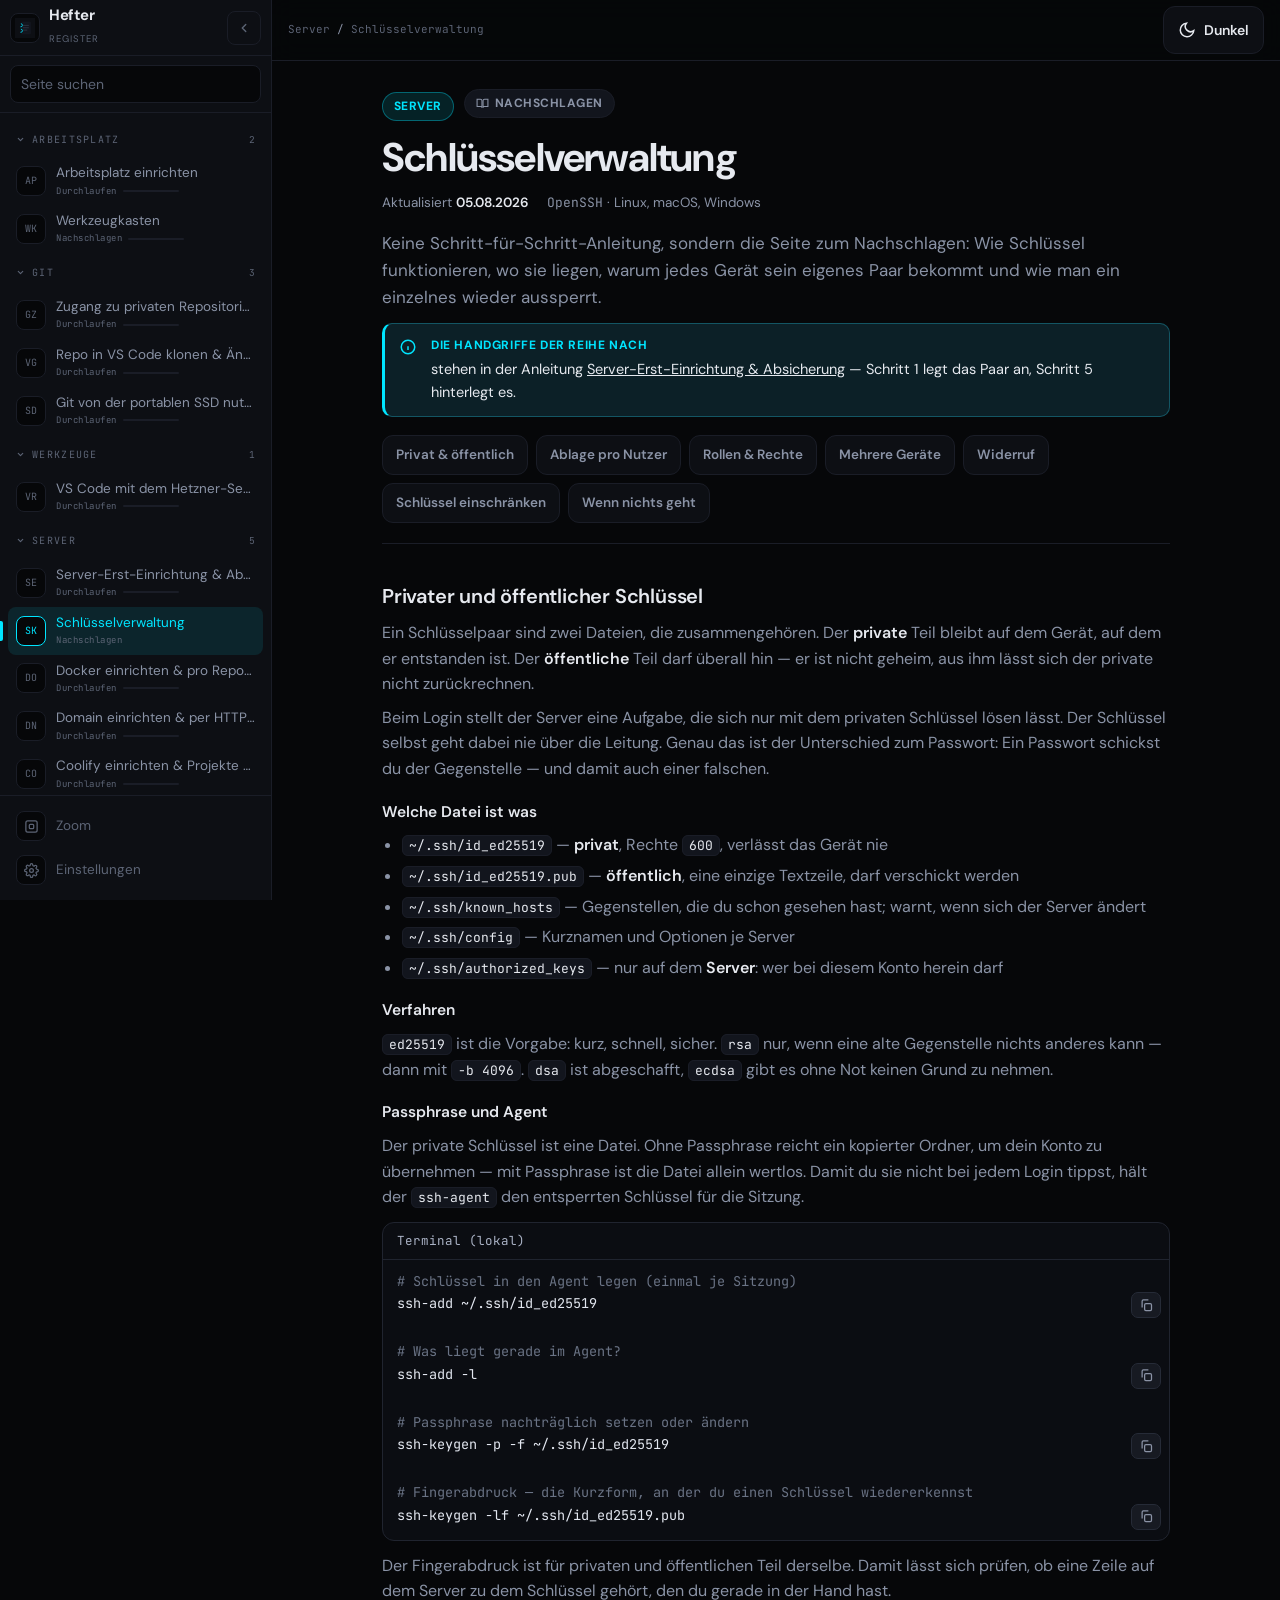
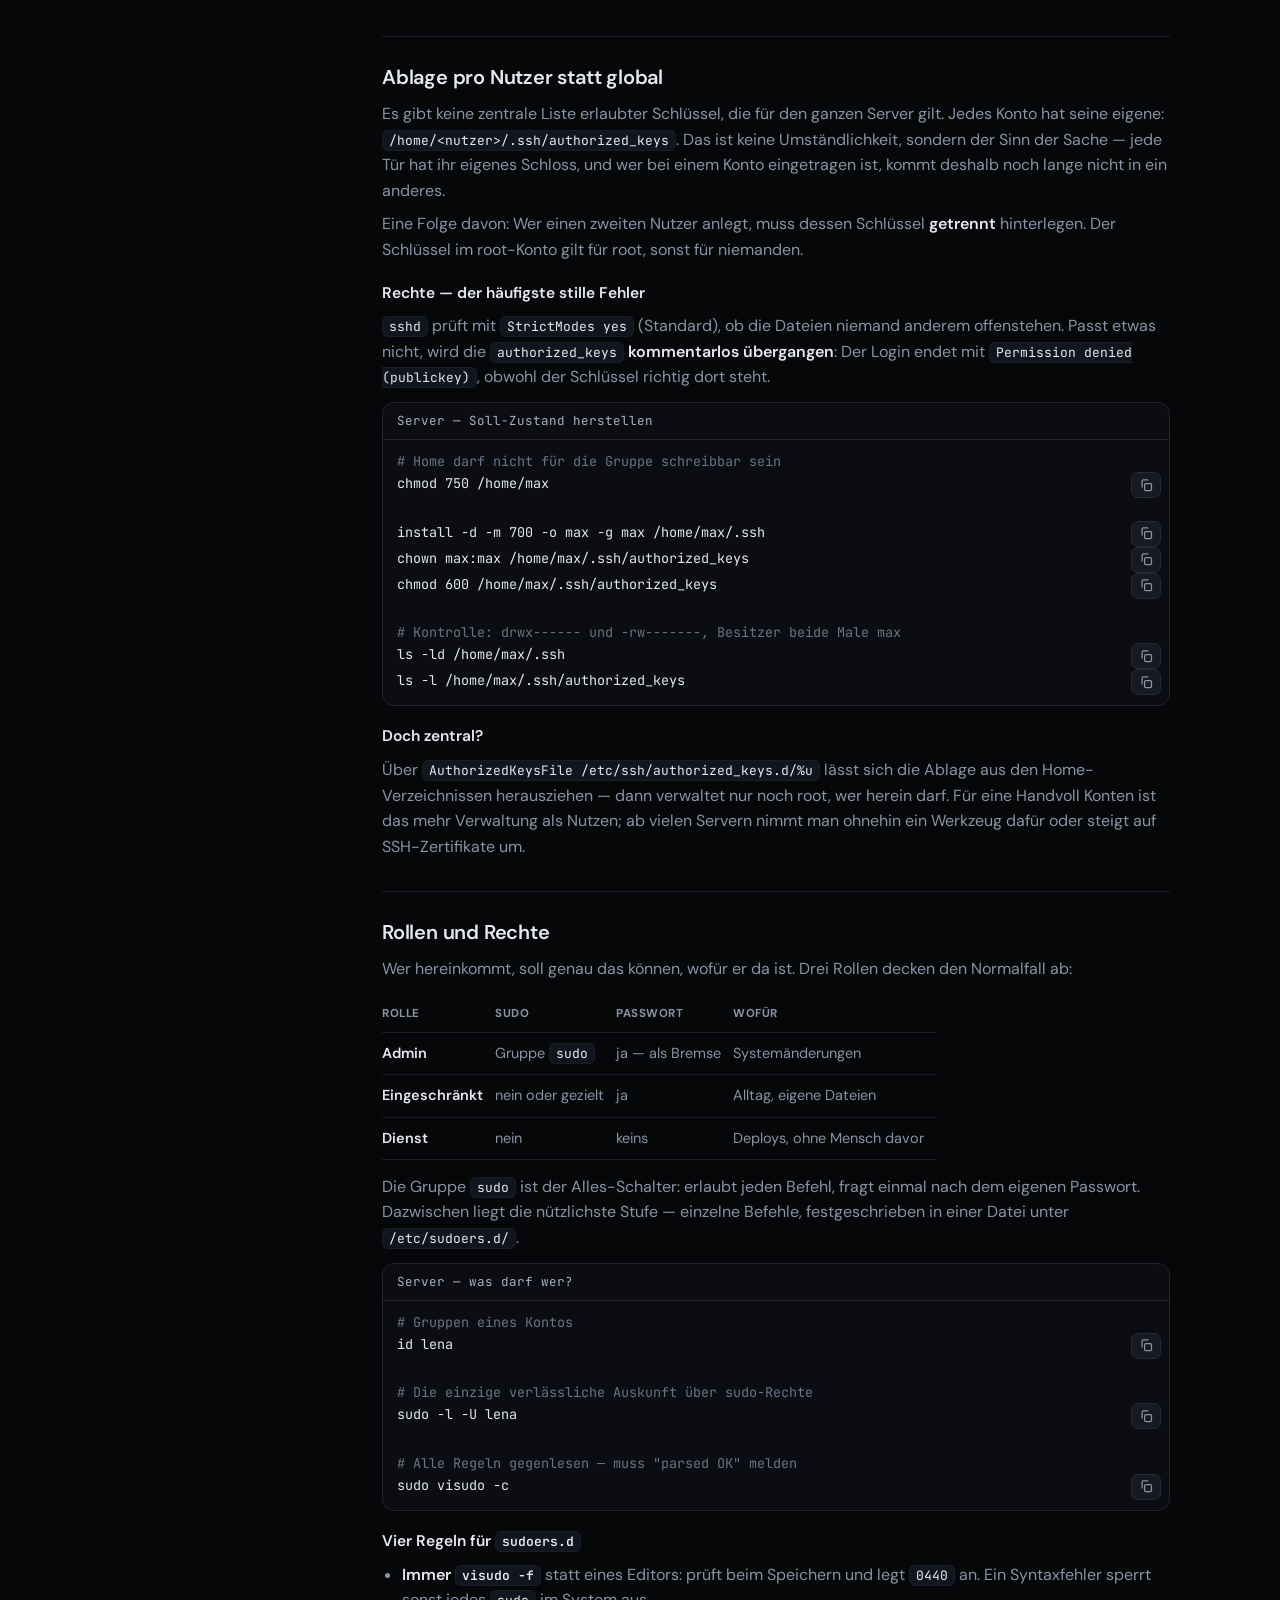
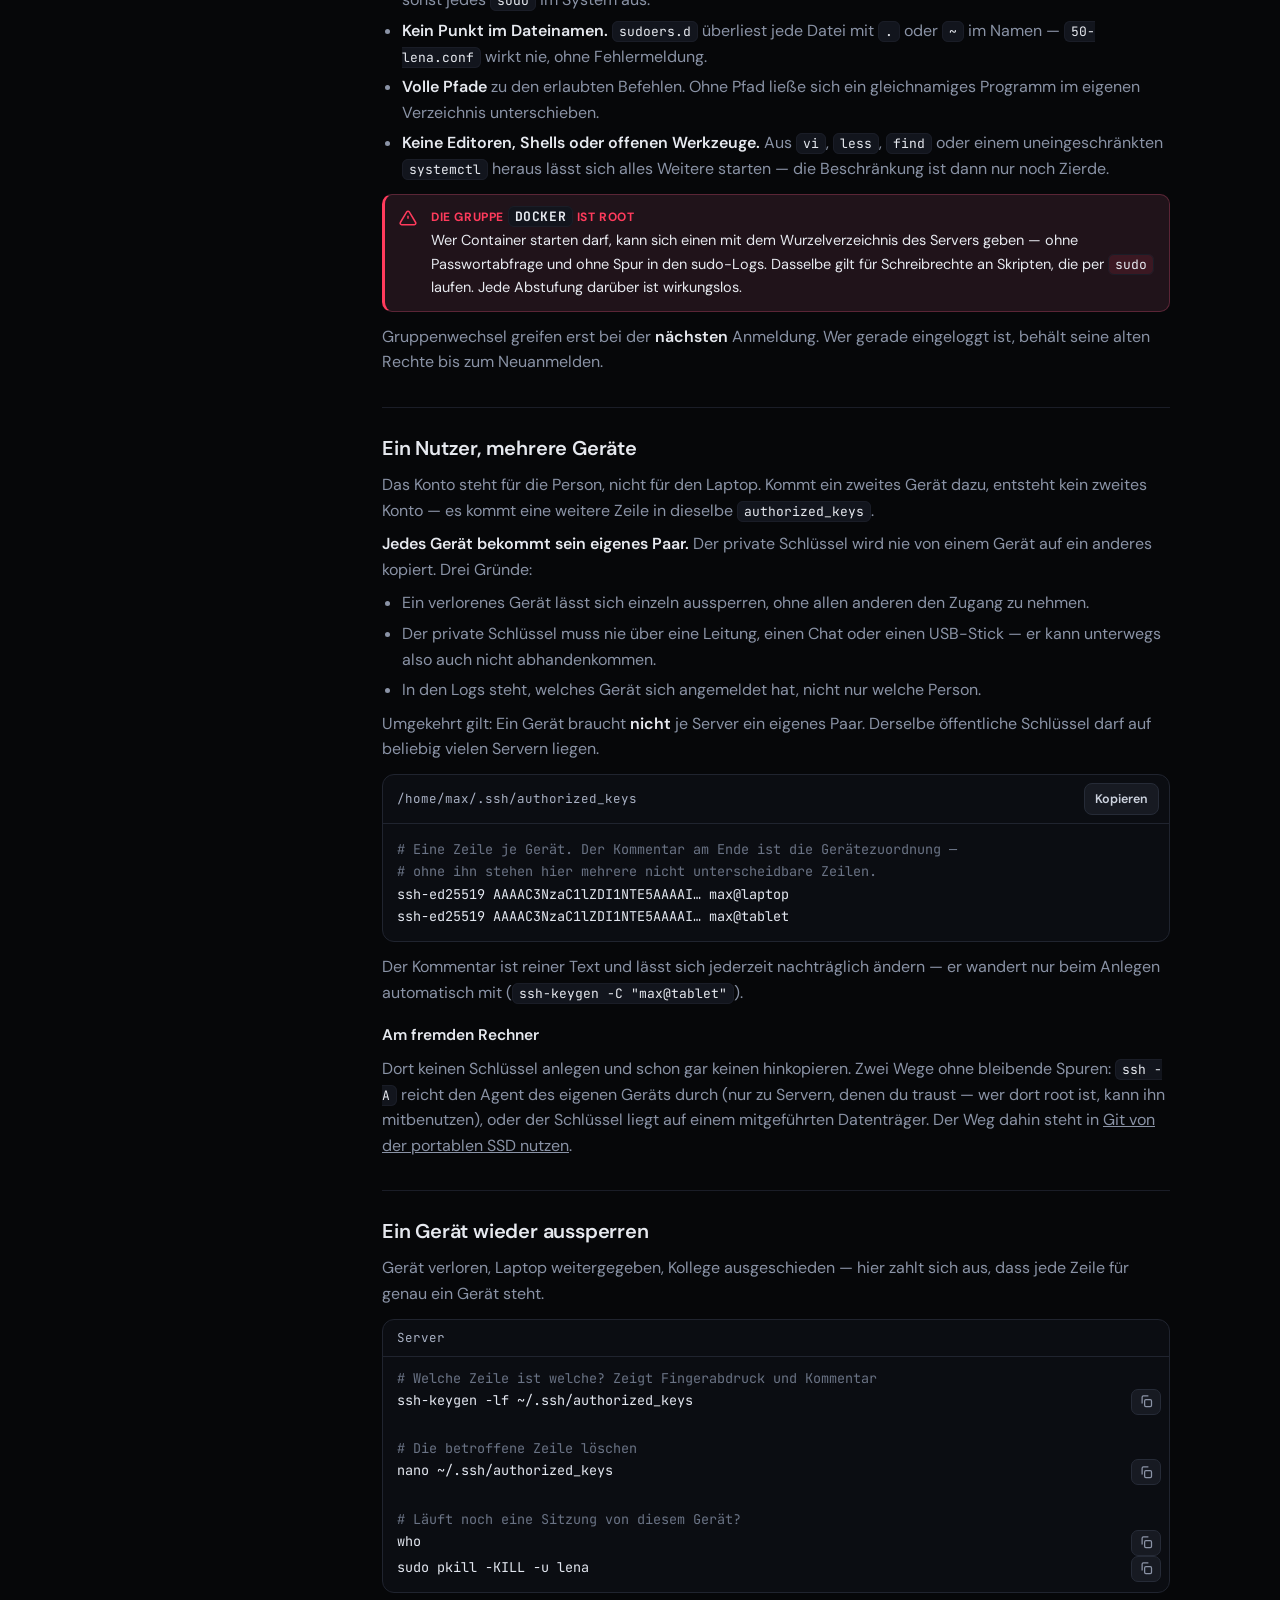
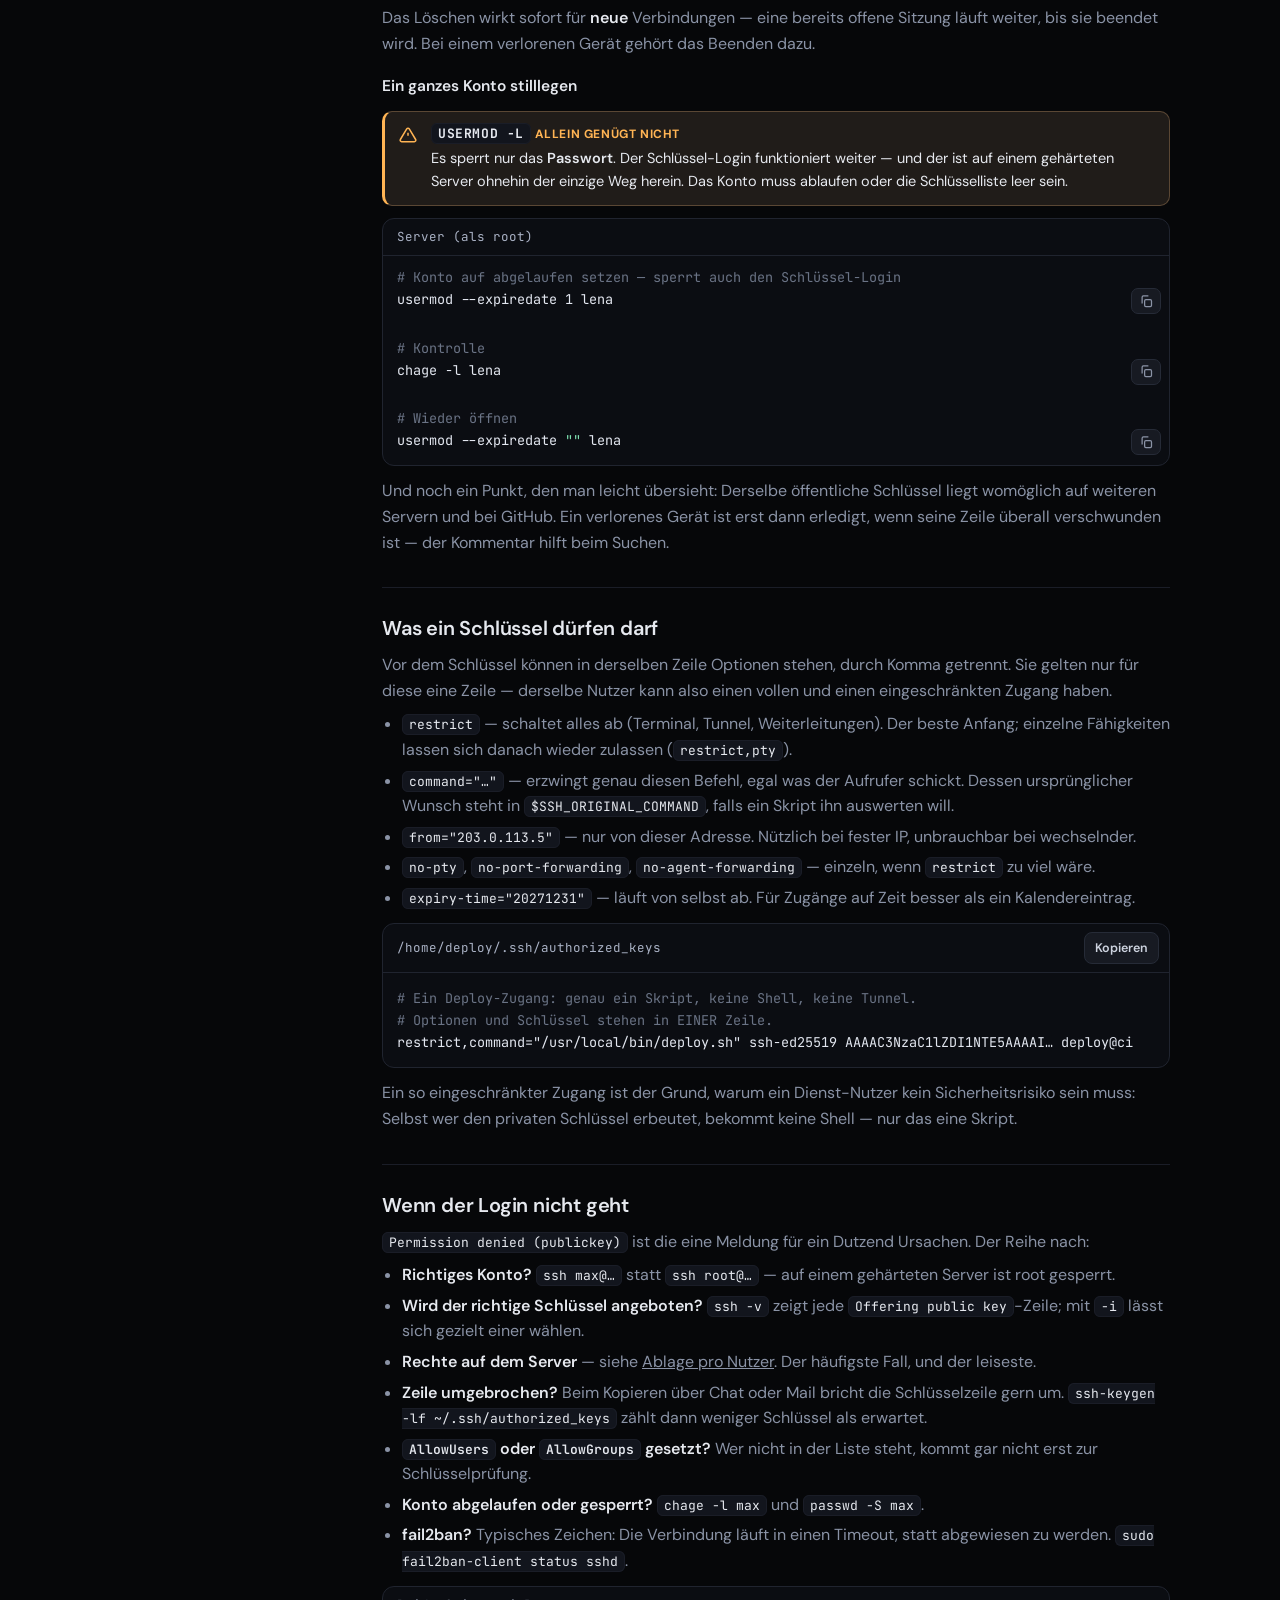
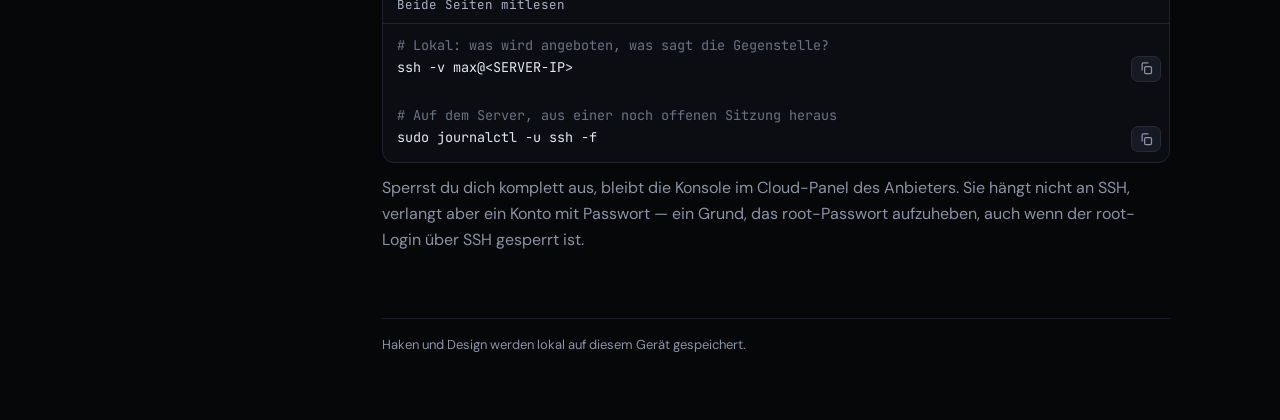
<file: nachschlagen/schluesselverwaltung.html>
<!DOCTYPE html>
<html lang="de" data-theme="dunkel">
<head>
<meta charset="UTF-8">
<meta name="description" content="SSH-Schlüssel nachschlagen: privater und öffentlicher Teil, Ablage pro Nutzer, mehrere Geräte je Person, Widerruf einzelner Geräte, Rechte und Einschränkungen.">
<meta name="hefter-untertitel" content="Schlüsselpaare, Ablage pro Nutzer, mehrere Geräte, Widerruf, Rechte">
<meta name="hefter-stichworte" content="ssh schluessel schluesselpaar ed25519 rsa passphrase ssh-agent authorized_keys fingerabdruck known_hosts rechte strictmodes rollen sudo sudoers docker gruppe geraete zweitgeraet widerruf aussperren sperren optionen command from restrict no-pty deploy permission denied publickey fehlersuche nachschlagen">
<meta name="hefter-kuerzel" content="SK">
<title>Schlüsselverwaltung · Hefter</title>
<!-- KOPF-START · erzeugt von bauen.mjs — nicht von Hand ändern -->
<meta name="viewport" content="width=device-width, initial-scale=1, viewport-fit=cover">
<meta name="theme-color" content="#060709">
<link rel="manifest" href="../manifest.webmanifest">
<link rel="icon" href="../icons/01-ringe.svg" type="image/svg+xml">
<link rel="apple-touch-icon" href="../icons/png/01-ringe-192.png">
<link rel="stylesheet" href="../style.css">
<script>
/* Theme, Ansicht und Leisten-Zustand vor dem ersten Anstrich setzen — sonst
   blitzen helles Design, falsche Ansicht und breite Leiste kurz auf.
   localStorage liest synchron, deshalb geht das hier oben. "laedt" schaltet
   Übergänge bis zum ersten Bild ab; hefter.js nimmt die Klasse wieder weg.
   Wer eine weitere Einstellung ergänzt, die das Layout vor dem ersten
   Anstrich betrifft, ergänzt sie hier — nicht in hefter.js. */

/* Welche Ansicht gilt, entscheidet diese eine Funktion: aus der Wahl des
   Nutzers ("auto" oder eine der drei) wird die Ansicht, die wirklich
   angezeigt wird. Sie steht hier und nicht in hefter.js, weil sie vor dem
   ersten Anstrich laufen muss — hefter.js lädt erst am Dateiende. hefter.js
   ruft dieselbe Funktion beim Ändern des Fensters: eine Regel, eine Stelle. */
window.ansichtBestimmen = function (wahl) {
  /* Die Breite allein verwechselt ein kleines Fenster am Rechner mit einem
     Tablet, deshalb das Zeigegerät. Und die Höhe muss mit: ein quer
     gehaltenes iPhone ist 844px breit und wäre sonst als iPad durchgegangen. */
  var a = (wahl && wahl !== "auto") ? wahl
        : matchMedia("(max-width: 700px), (max-height: 500px)").matches ? "iphone"
        : matchMedia("(pointer: coarse)").matches ? "ipad" : "computer";
  /* Boden unter jeder Wahl: unter 640px bliebe neben der festen Leiste kein
     Inhalt mehr übrig. Wer auf dem Telefon "Computer" wählt, käme sonst an
     die Einstellung nicht mehr heran, mit der er es zurücknimmt. Gespeichert
     bleibt die Wahl — sie greift wieder, sobald das Fenster breit genug ist. */
  return (a !== "iphone" && matchMedia("(max-width: 640px)").matches) ? "iphone" : a;
};

var d = document.documentElement;
d.classList.add("laedt");
/* Erst ohne Speicher bestimmen, dann der Blick hinein: wirft localStorage
   (privater Modus), steht trotzdem eine Ansicht am <html>. Ohne sie griffe
   keine der drei und das Telefon bekäme die Computer-Darstellung. */
d.dataset.ansicht = ansichtBestimmen();
try {
  d.dataset.theme = localStorage.getItem("hefter:theme") || "dunkel";
  d.dataset.ansicht = ansichtBestimmen(localStorage.getItem("hefter:ansicht"));
  var a = d.dataset.ansicht;
  /* Auf dem iPhone gibt es den Schmal-Zustand nicht, auf dem iPad ist die
     Kürzelspalte die Vorgabe — eine ausdrückliche Wahl sticht beides. Weil
     die Klasse hier gar nicht erst gesetzt wird, wo es sie nicht gibt,
     braucht die iPhone-Ansicht in style.css kein !important dagegen. */
  var leiste = JSON.parse(localStorage.getItem("hefter:leiste") || "{}");
  if (a !== "iphone" && (leiste.schmal ?? a === "ipad")) d.classList.add("schmal");
  /* Abgeschaltete Bausteine je Ansicht. Gehört ebenfalls vor den ersten
     Anstrich: sonst blitzen Fotozonen und Kästen auf und verschwinden wieder.
     Nebenbei greift die Einstellung damit auch, wenn hefter.js gar nicht lädt. */
  var aus = JSON.parse(localStorage.getItem("hefter:anzeige") || "{}")[a] || [];
  for (var i = 0; i < aus.length; i++) d.classList.add("ohne-" + aus[i]);
} catch {}
</script>
</head>
<body data-seite="schluesselverwaltung" data-basis="../">

<div class="schleier" data-schleier></div>

<nav class="leiste" aria-label="Register">
  <div class="l-kopf">
    <a class="l-marke" href="../index.html">
      <span class="logo"><img data-appicon src="../icons/01-ringe.svg" alt=""></span>
      <span class="wortmarke"><b>Hefter</b><small>Register</small></span>
    </a>
    <button class="klapp" data-klapp aria-label="Leiste einklappen" title="Strg+B">
      <svg viewBox="0 0 24 24" fill="none" stroke="currentColor" stroke-width="2.4" stroke-linecap="round" stroke-linejoin="round"><polyline points="15 18 9 12 15 6"/></svg>
    </button>
  </div>

  <div class="l-suche">
    <input id="leisteSuche" type="search" placeholder="Seite suchen" autocomplete="off" aria-label="Seite suchen">
    <button class="lupe" data-lupe aria-label="Suchen">
      <svg viewBox="0 0 24 24" fill="none" stroke="currentColor" stroke-width="2"><circle cx="11" cy="11" r="7"/><path d="M21 21l-4.3-4.3"/></svg>
    </button>
  </div>

  <div class="l-register" id="leisteRegister"></div>
  <p class="l-leer" id="leisteLeer">Keine Seite gefunden.</p>

  <div class="l-fuss">
    <a class="f-btn" href="../zoom.html">
      <span class="kuerzel" aria-hidden="true">
        <svg viewBox="0 0 24 24" fill="none" stroke="currentColor" stroke-width="2"><rect x="3" y="3" width="18" height="18" rx="3"/><rect x="8.5" y="8.5" width="7" height="7" rx="1.5"/></svg>
      </span>
      <span class="f-text">Zoom</span>
      <span class="blase">Zoom</span>
    </a>
    <a class="f-btn" href="../einstellungen.html">
      <span class="kuerzel" aria-hidden="true">
        <svg viewBox="0 0 24 24" fill="none" stroke="currentColor" stroke-width="2"><circle cx="12" cy="12" r="3"/><path d="M19.4 15a1.7 1.7 0 0 0 .34 1.87l.06.06a2 2 0 1 1-2.83 2.83l-.06-.06a1.7 1.7 0 0 0-1.87-.34 1.7 1.7 0 0 0-1.03 1.56V21a2 2 0 1 1-4 0v-.09a1.7 1.7 0 0 0-1.03-1.56 1.7 1.7 0 0 0-1.87.34l-.06.06a2 2 0 1 1-2.83-2.83l.06-.06A1.7 1.7 0 0 0 4.6 15a1.7 1.7 0 0 0-1.56-1.03H3a2 2 0 1 1 0-4h.09A1.7 1.7 0 0 0 4.6 8.94a1.7 1.7 0 0 0-.34-1.87l-.06-.06a2 2 0 1 1 2.83-2.83l.06.06a1.7 1.7 0 0 0 1.87.34H9a1.7 1.7 0 0 0 1.03-1.56V3a2 2 0 1 1 4 0v.09c0 .68.4 1.3 1.03 1.56a1.7 1.7 0 0 0 1.87-.34l.06-.06a2 2 0 1 1 2.83 2.83l-.06.06a1.7 1.7 0 0 0-.34 1.87V9c.26.63.88 1.03 1.56 1.03H21a2 2 0 1 1 0 4h-.09A1.7 1.7 0 0 0 19.4 15z"/></svg>
      </span>
      <span class="f-text">Einstellungen</span>
      <span class="blase">Einstellungen</span>
    </a>
  </div>
</nav>

<div class="inhalt">

<header class="i-kopf">
  <button class="brenner" data-brenner aria-label="Register öffnen" aria-expanded="false">
    <svg viewBox="0 0 24 24" fill="none" stroke="currentColor" stroke-width="2" stroke-linecap="round"><path d="M3 6h18M3 12h18M3 18h18"/></svg>
  </button>
  <span class="krumen" data-krumen></span>
  <button class="iconbtn" data-themebtn aria-label="Design wechseln — aktuell Dunkel">
    <svg viewBox="0 0 24 24" fill="none" stroke="currentColor" stroke-width="2"><path d="M21 12.8A9 9 0 1 1 11.2 3 7 7 0 0 0 21 12.8z"/></svg>
    <span class="lbl">Dunkel</span>
  </button>
</header>

<div class="wrap">
<!-- KOPF-ENDE -->

  <header class="guide-head">
    <span class="chip">Server</span>
    <span class="sorte"><svg viewBox="0 0 24 24" fill="none" stroke="currentColor" stroke-width="2"><path d="M2 4h6a3 3 0 0 1 3 3v13a2.5 2.5 0 0 0-2.5-2.5H2z"/><path d="M22 4h-6a3 3 0 0 0-3 3v13a2.5 2.5 0 0 1 2.5-2.5H22z"/></svg> Nachschlagen</span>
    <h1>Schlüsselverwaltung</h1>
    <div class="meta">
      <span>Aktualisiert <b>05.08.2026</b></span>
      <span><span class="mono">OpenSSH</span> · Linux, macOS, Windows</span>
    </div>
    <p class="lead">Keine Schritt-für-Schritt-Anleitung, sondern die Seite zum Nachschlagen: Wie Schlüssel funktionieren, wo sie liegen, warum jedes Gerät sein eigenes Paar bekommt und wie man ein einzelnes wieder aussperrt.</p>
    <div class="callout info">
      <span class="ico"><svg viewBox="0 0 24 24" fill="none" stroke="currentColor" stroke-width="2"><circle cx="12" cy="12" r="9"/><path d="M12 16v-5M12 8h.01"/></svg></span>
      <div><div class="label">Die Handgriffe der Reihe nach</div><div class="txt">stehen in der Anleitung <a href="../anleitungen/server-ersteinrichtung.html">Server-Erst-Einrichtung &amp; Absicherung</a> — Schritt 1 legt das Paar an, Schritt 5 hinterlegt es.</div></div>
    </div>
    <nav class="sprungmarken" aria-label="Abschnitte">
      <a href="#paar">Privat &amp; öffentlich</a>
      <a href="#ablage">Ablage pro Nutzer</a>
      <a href="#rollen">Rollen &amp; Rechte</a>
      <a href="#geraete">Mehrere Geräte</a>
      <a href="#widerruf">Widerruf</a>
      <a href="#optionen">Schlüssel einschränken</a>
      <a href="#fehler">Wenn nichts geht</a>
    </nav>
  </header>

  <main>

    <section class="thema" id="paar">
      <h2>Privater und öffentlicher Schlüssel</h2>
      <p>Ein Schlüsselpaar sind zwei Dateien, die zusammengehören. Der <b>private</b> Teil bleibt auf dem Gerät, auf dem er entstanden ist. Der <b>öffentliche</b> Teil darf überall hin — er ist nicht geheim, aus ihm lässt sich der private nicht zurückrechnen.</p>
      <p>Beim Login stellt der Server eine Aufgabe, die sich nur mit dem privaten Schlüssel lösen lässt. Der Schlüssel selbst geht dabei nie über die Leitung. Genau das ist der Unterschied zum Passwort: Ein Passwort schickst du der Gegenstelle — und damit auch einer falschen.</p>

      <h3>Welche Datei ist was</h3>
      <ul>
        <li><code>~/.ssh/id_ed25519</code> — <b>privat</b>, Rechte <code>600</code>, verlässt das Gerät nie</li>
        <li><code>~/.ssh/id_ed25519.pub</code> — <b>öffentlich</b>, eine einzige Textzeile, darf verschickt werden</li>
        <li><code>~/.ssh/known_hosts</code> — Gegenstellen, die du schon gesehen hast; warnt, wenn sich der Server ändert</li>
        <li><code>~/.ssh/config</code> — Kurznamen und Optionen je Server</li>
        <li><code>~/.ssh/authorized_keys</code> — nur auf dem <b>Server</b>: wer bei diesem Konto herein darf</li>
      </ul>

      <h3>Verfahren</h3>
      <p><code>ed25519</code> ist die Vorgabe: kurz, schnell, sicher. <code>rsa</code> nur, wenn eine alte Gegenstelle nichts anderes kann — dann mit <code>-b 4096</code>. <code>dsa</code> ist abgeschafft, <code>ecdsa</code> gibt es ohne Not keinen Grund zu nehmen.</p>

      <h3>Passphrase und Agent</h3>
      <p>Der private Schlüssel ist eine Datei. Ohne Passphrase reicht ein kopierter Ordner, um dein Konto zu übernehmen — mit Passphrase ist die Datei allein wertlos. Damit du sie nicht bei jedem Login tippst, hält der <code>ssh-agent</code> den entsperrten Schlüssel für die Sitzung.</p>
      <div class="codebox">
        <div class="codebox-head"><span class="fname">Terminal (lokal)</span><span class="spacer"></span><button class="copybtn">Kopieren</button></div>
        <pre><span class="tok-c"># Schlüssel in den Agent legen (einmal je Sitzung)</span>
ssh-add ~/.ssh/id_ed25519

<span class="tok-c"># Was liegt gerade im Agent?</span>
ssh-add -l

<span class="tok-c"># Passphrase nachträglich setzen oder ändern</span>
ssh-keygen -p -f ~/.ssh/id_ed25519

<span class="tok-c"># Fingerabdruck — die Kurzform, an der du einen Schlüssel wiedererkennst</span>
ssh-keygen -lf ~/.ssh/id_ed25519.pub</pre>
      </div>
      <p>Der Fingerabdruck ist für privaten und öffentlichen Teil derselbe. Damit lässt sich prüfen, ob eine Zeile auf dem Server zu dem Schlüssel gehört, den du gerade in der Hand hast.</p>
    </section>

    <section class="thema" id="ablage">
      <h2>Ablage pro Nutzer statt global</h2>
      <p>Es gibt keine zentrale Liste erlaubter Schlüssel, die für den ganzen Server gilt. Jedes Konto hat seine eigene: <code>/home/&lt;nutzer&gt;/.ssh/authorized_keys</code>. Das ist keine Umständlichkeit, sondern der Sinn der Sache — jede Tür hat ihr eigenes Schloss, und wer bei einem Konto eingetragen ist, kommt deshalb noch lange nicht in ein anderes.</p>
      <p>Eine Folge davon: Wer einen zweiten Nutzer anlegt, muss dessen Schlüssel <b>getrennt</b> hinterlegen. Der Schlüssel im root-Konto gilt für root, sonst für niemanden.</p>

      <h3>Rechte — der häufigste stille Fehler</h3>
      <p><code>sshd</code> prüft mit <code>StrictModes yes</code> (Standard), ob die Dateien niemand anderem offenstehen. Passt etwas nicht, wird die <code>authorized_keys</code> <b>kommentarlos übergangen</b>: Der Login endet mit <code>Permission denied (publickey)</code>, obwohl der Schlüssel richtig dort steht.</p>
      <div class="codebox">
        <div class="codebox-head"><span class="fname">Server — Soll-Zustand herstellen</span><span class="spacer"></span><button class="copybtn">Kopieren</button></div>
        <pre><span class="tok-c"># Home darf nicht für die Gruppe schreibbar sein</span>
chmod 750 /home/max

install -d -m 700 -o max -g max /home/max/.ssh
chown max:max /home/max/.ssh/authorized_keys
chmod 600 /home/max/.ssh/authorized_keys

<span class="tok-c"># Kontrolle: drwx------ und -rw-------, Besitzer beide Male max</span>
ls -ld /home/max/.ssh
ls -l /home/max/.ssh/authorized_keys</pre>
      </div>

      <h3>Doch zentral?</h3>
      <p>Über <code>AuthorizedKeysFile /etc/ssh/authorized_keys.d/%u</code> lässt sich die Ablage aus den Home-Verzeichnissen herausziehen — dann verwaltet nur noch root, wer herein darf. Für eine Handvoll Konten ist das mehr Verwaltung als Nutzen; ab vielen Servern nimmt man ohnehin ein Werkzeug dafür oder steigt auf SSH-Zertifikate um.</p>
    </section>

    <section class="thema" id="rollen">
      <h2>Rollen und Rechte</h2>
      <p>Wer hereinkommt, soll genau das können, wofür er da ist. Drei Rollen decken den Normalfall ab:</p>
      <table class="tab">
        <thead><tr><th>Rolle</th><th>sudo</th><th>Passwort</th><th>wofür</th></tr></thead>
        <tbody>
          <tr><td>Admin</td><td>Gruppe <code>sudo</code></td><td>ja — als Bremse</td><td>Systemänderungen</td></tr>
          <tr><td>Eingeschränkt</td><td>nein oder gezielt</td><td>ja</td><td>Alltag, eigene Dateien</td></tr>
          <tr><td>Dienst</td><td>nein</td><td>keins</td><td>Deploys, ohne Mensch davor</td></tr>
        </tbody>
      </table>
      <p>Die Gruppe <code>sudo</code> ist der Alles-Schalter: erlaubt jeden Befehl, fragt einmal nach dem eigenen Passwort. Dazwischen liegt die nützlichste Stufe — einzelne Befehle, festgeschrieben in einer Datei unter <code>/etc/sudoers.d/</code>.</p>
      <div class="codebox">
        <div class="codebox-head"><span class="fname">Server — was darf wer?</span><span class="spacer"></span><button class="copybtn">Kopieren</button></div>
        <pre><span class="tok-c"># Gruppen eines Kontos</span>
id lena

<span class="tok-c"># Die einzige verlässliche Auskunft über sudo-Rechte</span>
sudo -l -U lena

<span class="tok-c"># Alle Regeln gegenlesen — muss "parsed OK" melden</span>
sudo visudo -c</pre>
      </div>

      <h3>Vier Regeln für <code>sudoers.d</code></h3>
      <ul>
        <li><b>Immer <code>visudo -f</code></b> statt eines Editors: prüft beim Speichern und legt <code>0440</code> an. Ein Syntaxfehler sperrt sonst jedes <code>sudo</code> im System aus.</li>
        <li><b>Kein Punkt im Dateinamen.</b> <code>sudoers.d</code> überliest jede Datei mit <code>.</code> oder <code>~</code> im Namen — <code>50-lena.conf</code> wirkt nie, ohne Fehlermeldung.</li>
        <li><b>Volle Pfade</b> zu den erlaubten Befehlen. Ohne Pfad ließe sich ein gleichnamiges Programm im eigenen Verzeichnis unterschieben.</li>
        <li><b>Keine Editoren, Shells oder offenen Werkzeuge.</b> Aus <code>vi</code>, <code>less</code>, <code>find</code> oder einem uneingeschränkten <code>systemctl</code> heraus lässt sich alles Weitere starten — die Beschränkung ist dann nur noch Zierde.</li>
      </ul>
      <div class="callout gefahr">
        <span class="ico"><svg viewBox="0 0 24 24" fill="none" stroke="currentColor" stroke-width="2"><path d="M12 9v4m0 4h.01M10.3 3.9L1.8 18a2 2 0 0 0 1.7 3h17a2 2 0 0 0 1.7-3L13.7 3.9a2 2 0 0 0-3.4 0z"/></svg></span>
        <div><div class="label">Die Gruppe <code>docker</code> ist root</div><div class="txt">Wer Container starten darf, kann sich einen mit dem Wurzelverzeichnis des Servers geben — ohne Passwortabfrage und ohne Spur in den sudo-Logs. Dasselbe gilt für Schreibrechte an Skripten, die per <code>sudo</code> laufen. Jede Abstufung darüber ist wirkungslos.</div></div>
      </div>
      <p>Gruppenwechsel greifen erst bei der <b>nächsten</b> Anmeldung. Wer gerade eingeloggt ist, behält seine alten Rechte bis zum Neuanmelden.</p>
    </section>

    <section class="thema" id="geraete">
      <h2>Ein Nutzer, mehrere Geräte</h2>
      <p>Das Konto steht für die Person, nicht für den Laptop. Kommt ein zweites Gerät dazu, entsteht kein zweites Konto — es kommt eine weitere Zeile in dieselbe <code>authorized_keys</code>.</p>
      <p><b>Jedes Gerät bekommt sein eigenes Paar.</b> Der private Schlüssel wird nie von einem Gerät auf ein anderes kopiert. Drei Gründe:</p>
      <ul>
        <li>Ein verlorenes Gerät lässt sich einzeln aussperren, ohne allen anderen den Zugang zu nehmen.</li>
        <li>Der private Schlüssel muss nie über eine Leitung, einen Chat oder einen USB-Stick — er kann unterwegs also auch nicht abhandenkommen.</li>
        <li>In den Logs steht, welches Gerät sich angemeldet hat, nicht nur welche Person.</li>
      </ul>
      <p>Umgekehrt gilt: Ein Gerät braucht <b>nicht</b> je Server ein eigenes Paar. Derselbe öffentliche Schlüssel darf auf beliebig vielen Servern liegen.</p>
      <div class="codebox" data-typ="datei">
        <div class="codebox-head"><span class="fname">/home/max/.ssh/authorized_keys</span><span class="spacer"></span><button class="copybtn">Kopieren</button></div>
        <pre><span class="tok-c"># Eine Zeile je Gerät. Der Kommentar am Ende ist die Gerätezuordnung —</span>
<span class="tok-c"># ohne ihn stehen hier mehrere nicht unterscheidbare Zeilen.</span>
ssh-ed25519 AAAAC3NzaC1lZDI1NTE5AAAAI… max@laptop
ssh-ed25519 AAAAC3NzaC1lZDI1NTE5AAAAI… max@tablet</pre>
      </div>
      <p>Der Kommentar ist reiner Text und lässt sich jederzeit nachträglich ändern — er wandert nur beim Anlegen automatisch mit (<code>ssh-keygen -C "max@tablet"</code>).</p>

      <h3>Am fremden Rechner</h3>
      <p>Dort keinen Schlüssel anlegen und schon gar keinen hinkopieren. Zwei Wege ohne bleibende Spuren: <code>ssh -A</code> reicht den Agent des eigenen Geräts durch (nur zu Servern, denen du traust — wer dort root ist, kann ihn mitbenutzen), oder der Schlüssel liegt auf einem mitgeführten Datenträger. Der Weg dahin steht in <a href="../anleitungen/git-ssd.html">Git von der portablen SSD nutzen</a>.</p>
    </section>

    <section class="thema" id="widerruf">
      <h2>Ein Gerät wieder aussperren</h2>
      <p>Gerät verloren, Laptop weitergegeben, Kollege ausgeschieden — hier zahlt sich aus, dass jede Zeile für genau ein Gerät steht.</p>
      <div class="codebox">
        <div class="codebox-head"><span class="fname">Server</span><span class="spacer"></span><button class="copybtn">Kopieren</button></div>
        <pre><span class="tok-c"># Welche Zeile ist welche? Zeigt Fingerabdruck und Kommentar</span>
ssh-keygen -lf ~/.ssh/authorized_keys

<span class="tok-c"># Die betroffene Zeile löschen</span>
nano ~/.ssh/authorized_keys

<span class="tok-c"># Läuft noch eine Sitzung von diesem Gerät?</span>
who
sudo pkill -KILL -u lena</pre>
      </div>
      <p>Das Löschen wirkt sofort für <b>neue</b> Verbindungen — eine bereits offene Sitzung läuft weiter, bis sie beendet wird. Bei einem verlorenen Gerät gehört das Beenden dazu.</p>

      <h3>Ein ganzes Konto stilllegen</h3>
      <div class="callout achtung">
        <span class="ico"><svg viewBox="0 0 24 24" fill="none" stroke="currentColor" stroke-width="2"><path d="M12 9v4m0 4h.01M10.3 3.9L1.8 18a2 2 0 0 0 1.7 3h17a2 2 0 0 0 1.7-3L13.7 3.9a2 2 0 0 0-3.4 0z"/></svg></span>
        <div><div class="label"><code>usermod -L</code> allein genügt nicht</div><div class="txt">Es sperrt nur das <b>Passwort</b>. Der Schlüssel-Login funktioniert weiter — und der ist auf einem gehärteten Server ohnehin der einzige Weg herein. Das Konto muss ablaufen oder die Schlüsselliste leer sein.</div></div>
      </div>
      <div class="codebox">
        <div class="codebox-head"><span class="fname">Server (als root)</span><span class="spacer"></span><button class="copybtn">Kopieren</button></div>
        <pre><span class="tok-c"># Konto auf abgelaufen setzen — sperrt auch den Schlüssel-Login</span>
usermod --expiredate 1 lena

<span class="tok-c"># Kontrolle</span>
chage -l lena

<span class="tok-c"># Wieder öffnen</span>
usermod --expiredate <span class="tok-s">""</span> lena</pre>
      </div>
      <p>Und noch ein Punkt, den man leicht übersieht: Derselbe öffentliche Schlüssel liegt womöglich auf weiteren Servern und bei GitHub. Ein verlorenes Gerät ist erst dann erledigt, wenn seine Zeile überall verschwunden ist — der Kommentar hilft beim Suchen.</p>
    </section>

    <section class="thema" id="optionen">
      <h2>Was ein Schlüssel dürfen darf</h2>
      <p>Vor dem Schlüssel können in derselben Zeile Optionen stehen, durch Komma getrennt. Sie gelten nur für diese eine Zeile — derselbe Nutzer kann also einen vollen und einen eingeschränkten Zugang haben.</p>
      <ul>
        <li><code>restrict</code> — schaltet alles ab (Terminal, Tunnel, Weiterleitungen). Der beste Anfang; einzelne Fähigkeiten lassen sich danach wieder zulassen (<code>restrict,pty</code>).</li>
        <li><code>command="…"</code> — erzwingt genau diesen Befehl, egal was der Aufrufer schickt. Dessen ursprünglicher Wunsch steht in <code>$SSH_ORIGINAL_COMMAND</code>, falls ein Skript ihn auswerten will.</li>
        <li><code>from="203.0.113.5"</code> — nur von dieser Adresse. Nützlich bei fester IP, unbrauchbar bei wechselnder.</li>
        <li><code>no-pty</code>, <code>no-port-forwarding</code>, <code>no-agent-forwarding</code> — einzeln, wenn <code>restrict</code> zu viel wäre.</li>
        <li><code>expiry-time="20271231"</code> — läuft von selbst ab. Für Zugänge auf Zeit besser als ein Kalendereintrag.</li>
      </ul>
      <div class="codebox" data-typ="datei">
        <div class="codebox-head"><span class="fname">/home/deploy/.ssh/authorized_keys</span><span class="spacer"></span><button class="copybtn">Kopieren</button></div>
        <pre><span class="tok-c"># Ein Deploy-Zugang: genau ein Skript, keine Shell, keine Tunnel.</span>
<span class="tok-c"># Optionen und Schlüssel stehen in EINER Zeile.</span>
restrict,command="/usr/local/bin/deploy.sh" ssh-ed25519 AAAAC3NzaC1lZDI1NTE5AAAAI… deploy@ci</pre>
      </div>
      <p>Ein so eingeschränkter Zugang ist der Grund, warum ein Dienst-Nutzer kein Sicherheitsrisiko sein muss: Selbst wer den privaten Schlüssel erbeutet, bekommt keine Shell — nur das eine Skript.</p>
    </section>

    <section class="thema" id="fehler">
      <h2>Wenn der Login nicht geht</h2>
      <p><code>Permission denied (publickey)</code> ist die eine Meldung für ein Dutzend Ursachen. Der Reihe nach:</p>
      <ul>
        <li><b>Richtiges Konto?</b> <code>ssh max@…</code> statt <code>ssh root@…</code> — auf einem gehärteten Server ist root gesperrt.</li>
        <li><b>Wird der richtige Schlüssel angeboten?</b> <code>ssh -v</code> zeigt jede <code>Offering public key</code>-Zeile; mit <code>-i</code> lässt sich gezielt einer wählen.</li>
        <li><b>Rechte auf dem Server</b> — siehe <a href="#ablage">Ablage pro Nutzer</a>. Der häufigste Fall, und der leiseste.</li>
        <li><b>Zeile umgebrochen?</b> Beim Kopieren über Chat oder Mail bricht die Schlüsselzeile gern um. <code>ssh-keygen -lf ~/.ssh/authorized_keys</code> zählt dann weniger Schlüssel als erwartet.</li>
        <li><b><code>AllowUsers</code> oder <code>AllowGroups</code> gesetzt?</b> Wer nicht in der Liste steht, kommt gar nicht erst zur Schlüsselprüfung.</li>
        <li><b>Konto abgelaufen oder gesperrt?</b> <code>chage -l max</code> und <code>passwd -S max</code>.</li>
        <li><b>fail2ban?</b> Typisches Zeichen: Die Verbindung läuft in einen Timeout, statt abgewiesen zu werden. <code>sudo fail2ban-client status sshd</code>.</li>
      </ul>
      <div class="codebox">
        <div class="codebox-head"><span class="fname">Beide Seiten mitlesen</span><span class="spacer"></span><button class="copybtn">Kopieren</button></div>
        <pre><span class="tok-c"># Lokal: was wird angeboten, was sagt die Gegenstelle?</span>
ssh -v max@&lt;SERVER-IP&gt;

<span class="tok-c"># Auf dem Server, aus einer noch offenen Sitzung heraus</span>
sudo journalctl -u ssh -f</pre>
      </div>
      <p>Sperrst du dich komplett aus, bleibt die Konsole im Cloud-Panel des Anbieters. Sie hängt nicht an SSH, verlangt aber ein Konto mit Passwort — ein Grund, das root-Passwort aufzuheben, auch wenn der root-Login über SSH gesperrt ist.</p>
    </section>

  </main>

<!-- FUSS-START · erzeugt von bauen.mjs — nicht von Hand ändern -->
  <p class="foot">Haken und Design werden lokal auf diesem Gerät gespeichert.</p>
</div><!-- .wrap -->
</div><!-- .inhalt -->

<script src="../hefter.js"></script>
</body>
</html>
</file>
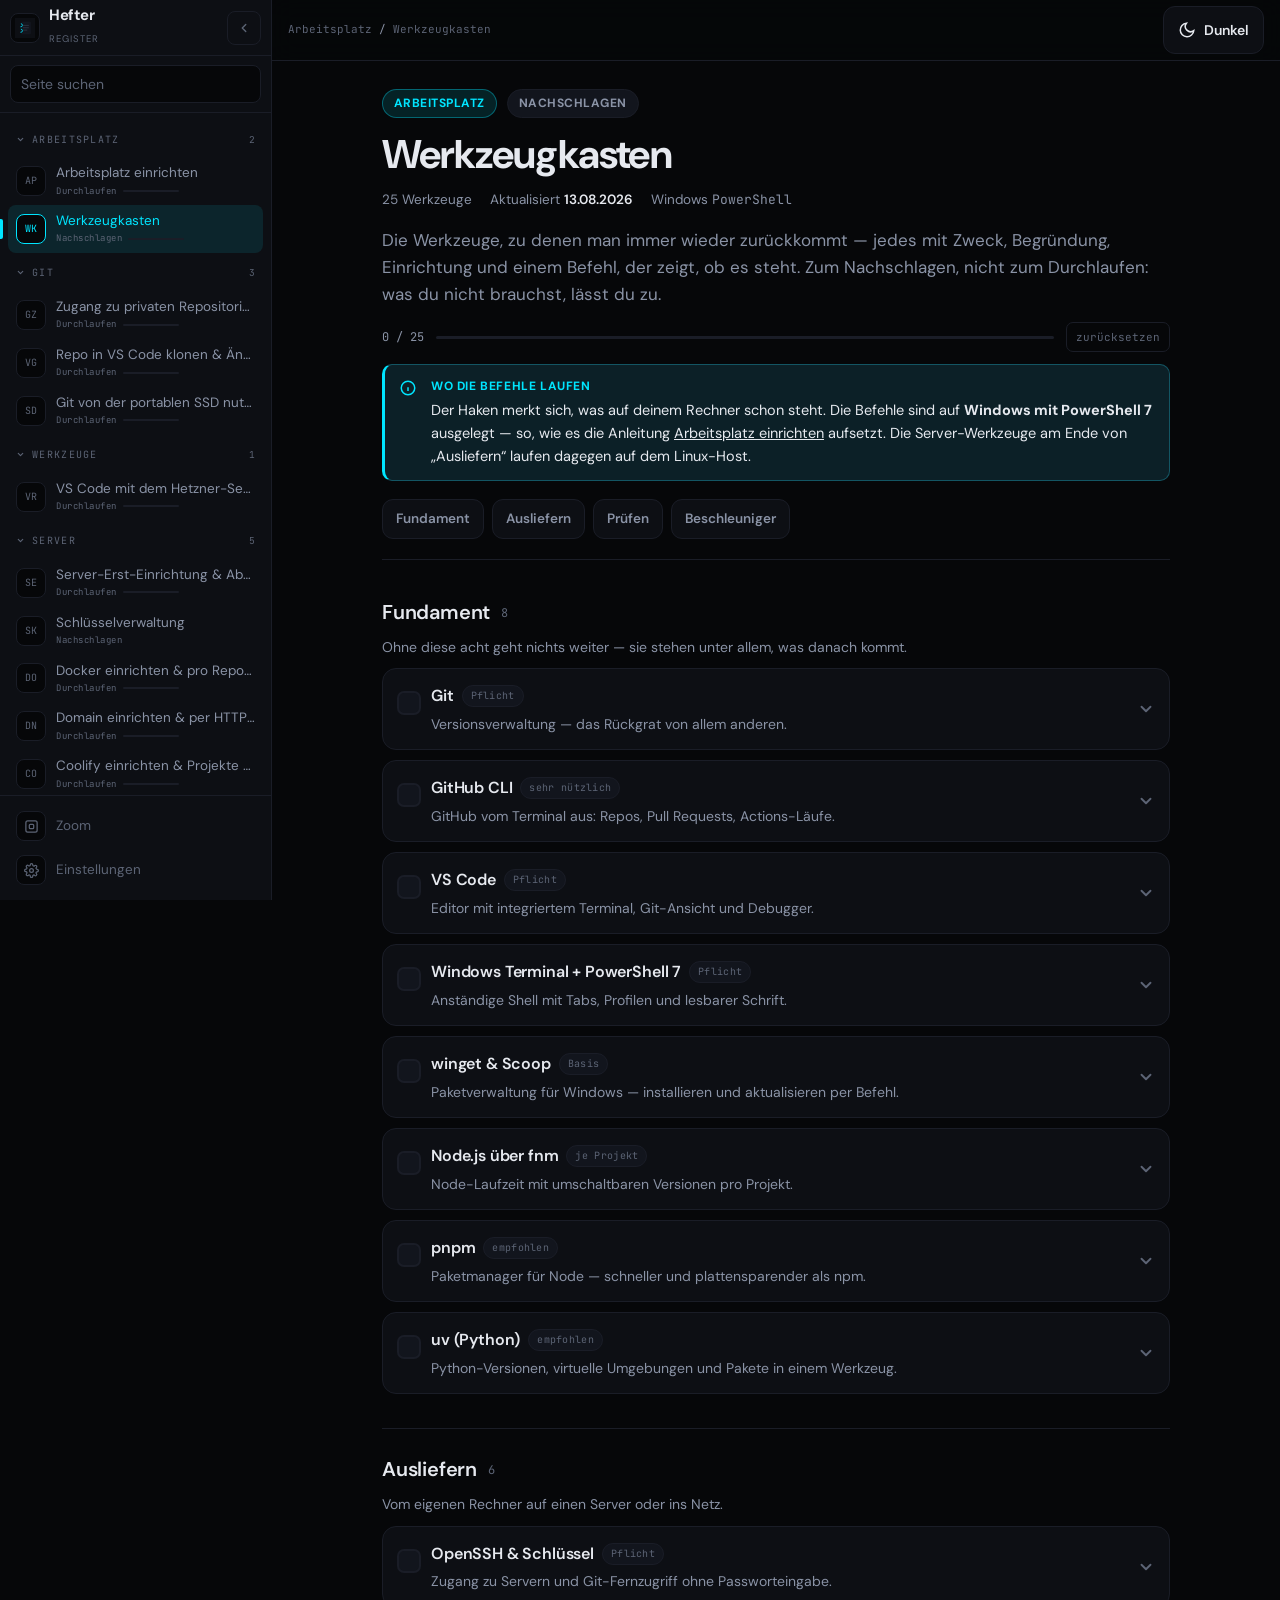
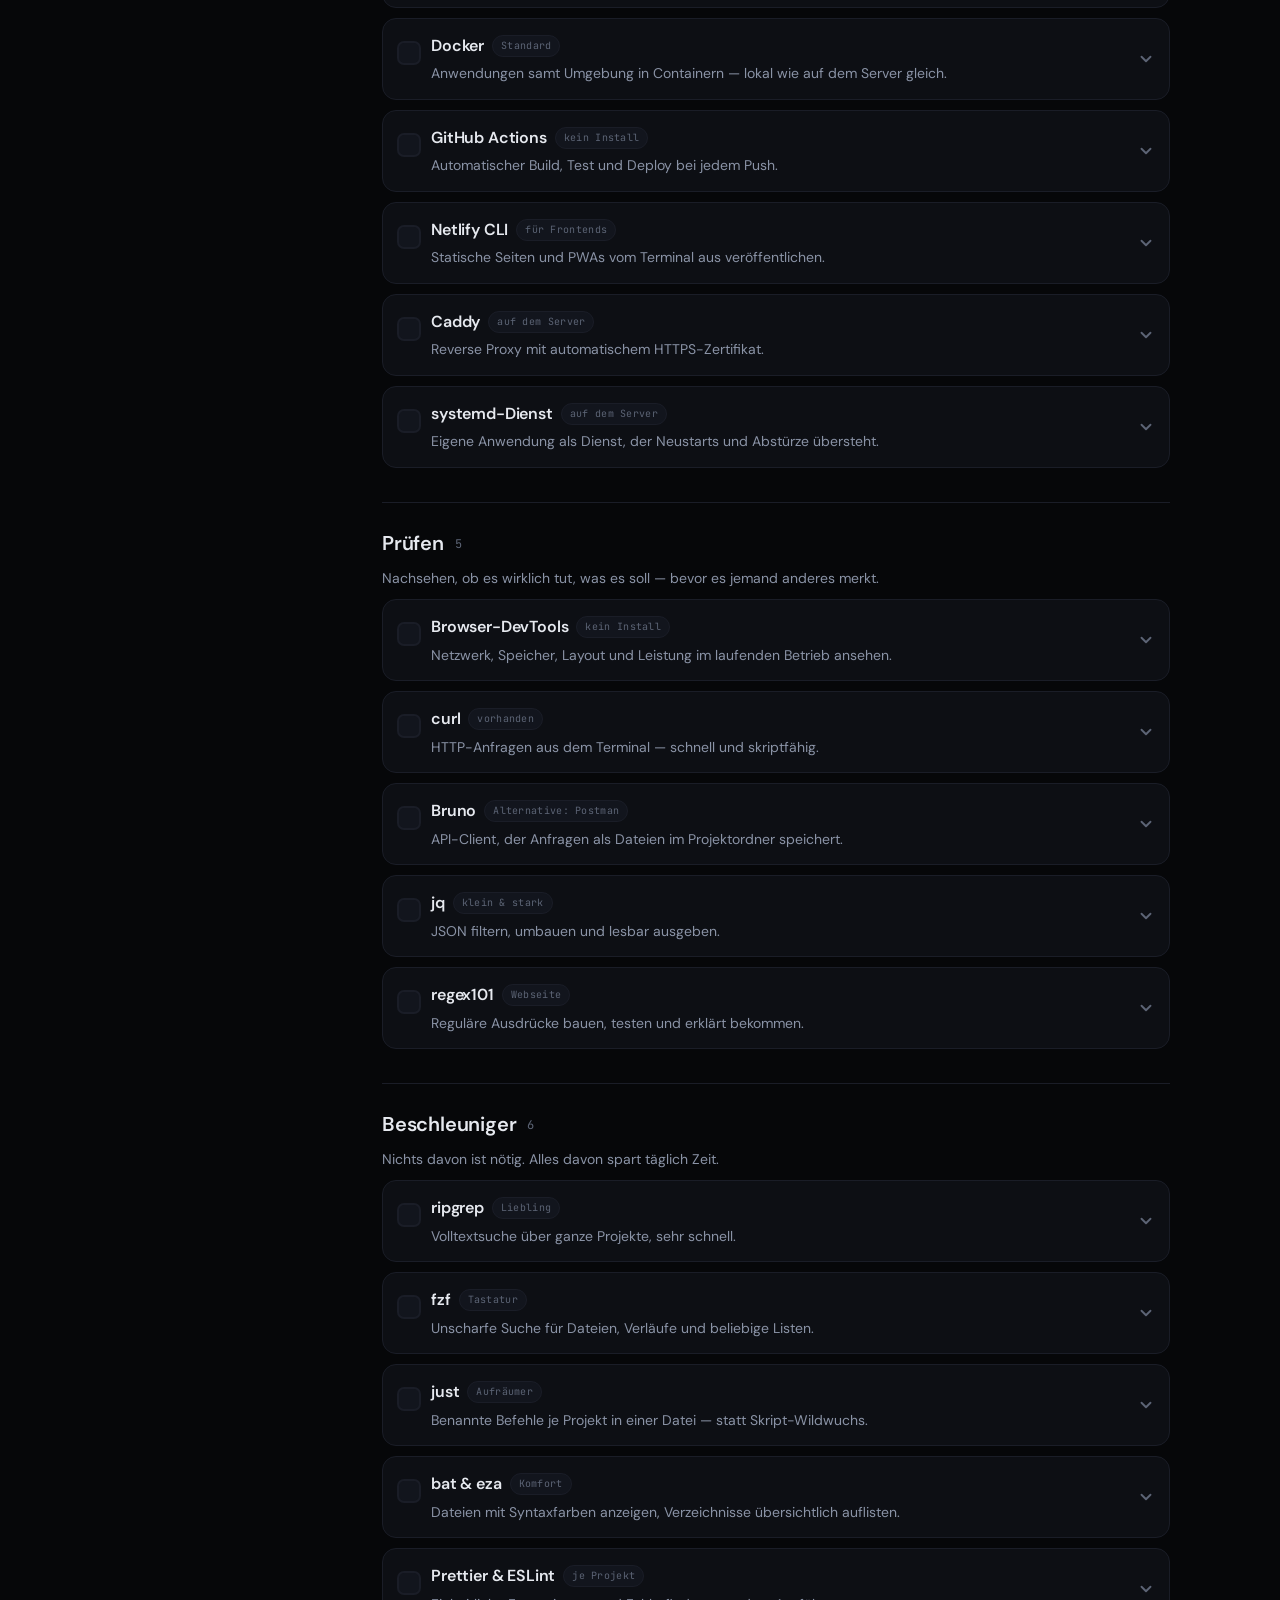
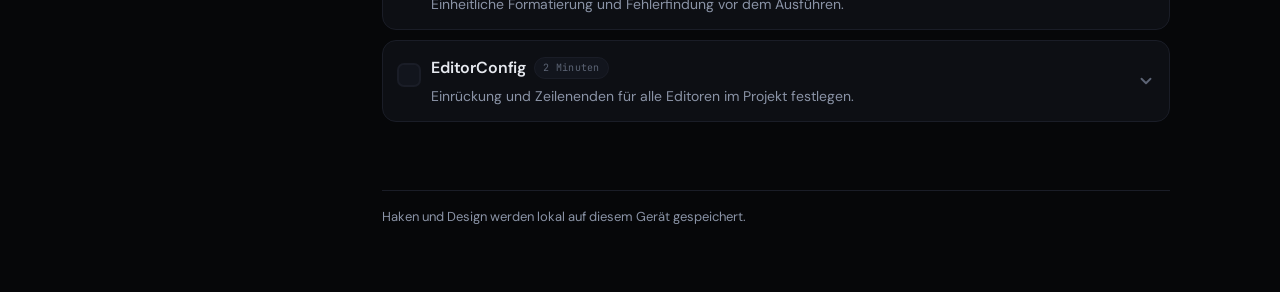
<file: nachschlagen/werkzeugkasten.html>
<!DOCTYPE html>
<html lang="de" data-theme="dunkel">
<head>
<meta charset="UTF-8">
<meta name="description" content="Die Werkzeuge, zu denen man im Entwickleralltag immer wieder zurückkommt — je Eintrag mit Zweck, Einrichtung und Prüfbefehl.">
<meta name="hefter-untertitel" content="Fundament, Ausliefern, Prüfen, Beschleuniger — mit Einrichtung und Prüfschritt">
<meta name="hefter-stichworte" content="git gh vscode terminal powershell winget scoop node fnm pnpm uv python ssh docker actions netlify caddy systemd devtools curl bruno jq regex ripgrep fzf just bat eza prettier eslint editorconfig werkzeuge tooling">
<meta name="hefter-kuerzel" content="WK">
<title>Werkzeugkasten · Hefter</title>
<!-- KOPF-START · erzeugt von bauen.mjs — nicht von Hand ändern -->
<meta name="viewport" content="width=device-width, initial-scale=1, viewport-fit=cover">
<meta name="theme-color" content="#060709">
<link rel="manifest" href="../manifest.webmanifest">
<link rel="icon" href="../icons/01-ringe.svg" type="image/svg+xml">
<link rel="apple-touch-icon" href="../icons/png/01-ringe-192.png">
<link rel="stylesheet" href="../style.css">
<script>
/* Theme, Ansicht und Leisten-Zustand vor dem ersten Anstrich setzen — sonst
   blitzen helles Design, falsche Ansicht und breite Leiste kurz auf.
   localStorage liest synchron, deshalb geht das hier oben. "laedt" schaltet
   Übergänge bis zum ersten Bild ab; hefter.js nimmt die Klasse wieder weg.
   Wer eine weitere Einstellung ergänzt, die das Layout vor dem ersten
   Anstrich betrifft, ergänzt sie hier — nicht in hefter.js. */

/* Welche Ansicht gilt, entscheidet diese eine Funktion: aus der Wahl des
   Nutzers ("auto" oder eine der drei) wird die Ansicht, die wirklich
   angezeigt wird. Sie steht hier und nicht in hefter.js, weil sie vor dem
   ersten Anstrich laufen muss — hefter.js lädt erst am Dateiende. hefter.js
   ruft dieselbe Funktion beim Ändern des Fensters: eine Regel, eine Stelle. */
window.ansichtBestimmen = function (wahl) {
  /* Die Breite allein verwechselt ein kleines Fenster am Rechner mit einem
     Tablet, deshalb das Zeigegerät. Und die Höhe muss mit: ein quer
     gehaltenes iPhone ist 844px breit und wäre sonst als iPad durchgegangen. */
  var a = (wahl && wahl !== "auto") ? wahl
        : matchMedia("(max-width: 700px), (max-height: 500px)").matches ? "iphone"
        : matchMedia("(pointer: coarse)").matches ? "ipad" : "computer";
  /* Boden unter jeder Wahl: unter 640px bliebe neben der festen Leiste kein
     Inhalt mehr übrig. Wer auf dem Telefon "Computer" wählt, käme sonst an
     die Einstellung nicht mehr heran, mit der er es zurücknimmt. Gespeichert
     bleibt die Wahl — sie greift wieder, sobald das Fenster breit genug ist. */
  return (a !== "iphone" && matchMedia("(max-width: 640px)").matches) ? "iphone" : a;
};

var d = document.documentElement;
d.classList.add("laedt");
/* Erst ohne Speicher bestimmen, dann der Blick hinein: wirft localStorage
   (privater Modus), steht trotzdem eine Ansicht am <html>. Ohne sie griffe
   keine der drei und das Telefon bekäme die Computer-Darstellung. */
d.dataset.ansicht = ansichtBestimmen();
try {
  d.dataset.theme = localStorage.getItem("hefter:theme") || "dunkel";
  d.dataset.ansicht = ansichtBestimmen(localStorage.getItem("hefter:ansicht"));
  var a = d.dataset.ansicht;
  /* Auf dem iPhone gibt es den Schmal-Zustand nicht, auf dem iPad ist die
     Kürzelspalte die Vorgabe — eine ausdrückliche Wahl sticht beides. Weil
     die Klasse hier gar nicht erst gesetzt wird, wo es sie nicht gibt,
     braucht die iPhone-Ansicht in style.css kein !important dagegen. */
  var leiste = JSON.parse(localStorage.getItem("hefter:leiste") || "{}");
  if (a !== "iphone" && (leiste.schmal ?? a === "ipad")) d.classList.add("schmal");
  /* Abgeschaltete Bausteine je Ansicht. Gehört ebenfalls vor den ersten
     Anstrich: sonst blitzen Fotozonen und Kästen auf und verschwinden wieder.
     Nebenbei greift die Einstellung damit auch, wenn hefter.js gar nicht lädt. */
  var aus = JSON.parse(localStorage.getItem("hefter:anzeige") || "{}")[a] || [];
  for (var i = 0; i < aus.length; i++) d.classList.add("ohne-" + aus[i]);
} catch {}
</script>
</head>
<body data-seite="werkzeugkasten" data-basis="../">

<div class="schleier" data-schleier></div>

<nav class="leiste" aria-label="Register">
  <div class="l-kopf">
    <a class="l-marke" href="../index.html">
      <span class="logo"><img data-appicon src="../icons/01-ringe.svg" alt=""></span>
      <span class="wortmarke"><b>Hefter</b><small>Register</small></span>
    </a>
    <button class="klapp" data-klapp aria-label="Leiste einklappen" title="Strg+B">
      <svg viewBox="0 0 24 24" fill="none" stroke="currentColor" stroke-width="2.4" stroke-linecap="round" stroke-linejoin="round"><polyline points="15 18 9 12 15 6"/></svg>
    </button>
  </div>

  <div class="l-suche">
    <input id="leisteSuche" type="search" placeholder="Seite suchen" autocomplete="off" aria-label="Seite suchen">
    <button class="lupe" data-lupe aria-label="Suchen">
      <svg viewBox="0 0 24 24" fill="none" stroke="currentColor" stroke-width="2"><circle cx="11" cy="11" r="7"/><path d="M21 21l-4.3-4.3"/></svg>
    </button>
  </div>

  <div class="l-register" id="leisteRegister"></div>
  <p class="l-leer" id="leisteLeer">Keine Seite gefunden.</p>

  <div class="l-fuss">
    <a class="f-btn" href="../zoom.html">
      <span class="kuerzel" aria-hidden="true">
        <svg viewBox="0 0 24 24" fill="none" stroke="currentColor" stroke-width="2"><rect x="3" y="3" width="18" height="18" rx="3"/><rect x="8.5" y="8.5" width="7" height="7" rx="1.5"/></svg>
      </span>
      <span class="f-text">Zoom</span>
      <span class="blase">Zoom</span>
    </a>
    <a class="f-btn" href="../einstellungen.html">
      <span class="kuerzel" aria-hidden="true">
        <svg viewBox="0 0 24 24" fill="none" stroke="currentColor" stroke-width="2"><circle cx="12" cy="12" r="3"/><path d="M19.4 15a1.7 1.7 0 0 0 .34 1.87l.06.06a2 2 0 1 1-2.83 2.83l-.06-.06a1.7 1.7 0 0 0-1.87-.34 1.7 1.7 0 0 0-1.03 1.56V21a2 2 0 1 1-4 0v-.09a1.7 1.7 0 0 0-1.03-1.56 1.7 1.7 0 0 0-1.87.34l-.06.06a2 2 0 1 1-2.83-2.83l.06-.06A1.7 1.7 0 0 0 4.6 15a1.7 1.7 0 0 0-1.56-1.03H3a2 2 0 1 1 0-4h.09A1.7 1.7 0 0 0 4.6 8.94a1.7 1.7 0 0 0-.34-1.87l-.06-.06a2 2 0 1 1 2.83-2.83l.06.06a1.7 1.7 0 0 0 1.87.34H9a1.7 1.7 0 0 0 1.03-1.56V3a2 2 0 1 1 4 0v.09c0 .68.4 1.3 1.03 1.56a1.7 1.7 0 0 0 1.87-.34l.06-.06a2 2 0 1 1 2.83 2.83l-.06.06a1.7 1.7 0 0 0-.34 1.87V9c.26.63.88 1.03 1.56 1.03H21a2 2 0 1 1 0 4h-.09A1.7 1.7 0 0 0 19.4 15z"/></svg>
      </span>
      <span class="f-text">Einstellungen</span>
      <span class="blase">Einstellungen</span>
    </a>
  </div>
</nav>

<div class="inhalt">

<header class="i-kopf">
  <button class="brenner" data-brenner aria-label="Register öffnen" aria-expanded="false">
    <svg viewBox="0 0 24 24" fill="none" stroke="currentColor" stroke-width="2" stroke-linecap="round"><path d="M3 6h18M3 12h18M3 18h18"/></svg>
  </button>
  <span class="krumen" data-krumen></span>
  <button class="iconbtn" data-themebtn aria-label="Design wechseln — aktuell Dunkel">
    <svg viewBox="0 0 24 24" fill="none" stroke="currentColor" stroke-width="2"><path d="M21 12.8A9 9 0 1 1 11.2 3 7 7 0 0 0 21 12.8z"/></svg>
    <span class="lbl">Dunkel</span>
  </button>
</header>

<div class="wrap">
<!-- KOPF-ENDE -->

  <header class="guide-head">
    <span class="chip">Arbeitsplatz</span>
    <span class="sorte">Nachschlagen</span>
    <h1>Werkzeugkasten</h1>
    <div class="meta">
      <span>25 Werkzeuge</span>
      <span>Aktualisiert <b>13.08.2026</b></span>
      <span>Windows <span class="mono">PowerShell</span></span>
    </div>
    <p class="lead">Die Werkzeuge, zu denen man immer wieder zurückkommt — jedes mit Zweck, Begründung, Einrichtung und einem Befehl, der zeigt, ob es steht. Zum Nachschlagen, nicht zum Durchlaufen: was du nicht brauchst, lässt du zu.</p>

    <div class="schrittstand">
      <span class="fs-zahl" id="chkStand">0 / 25</span>
      <span class="balken"><i data-haken-balken></i></span>
      <button class="fs-reset" type="button" data-haken-reset>zurücksetzen</button>
    </div>

    <div class="callout info">
      <span class="ico"><svg viewBox="0 0 24 24" fill="none" stroke="currentColor" stroke-width="2"><circle cx="12" cy="12" r="9"/><path d="M12 16v-5M12 8h.01"/></svg></span>
      <div><div class="label">Wo die Befehle laufen</div><div class="txt">Der Haken merkt sich, was auf deinem Rechner schon steht. Die Befehle sind auf <b>Windows mit PowerShell 7</b> ausgelegt — so, wie es die Anleitung <a href="../anleitungen/arbeitsplatz-einrichten.html">Arbeitsplatz einrichten</a> aufsetzt. Die Server-Werkzeuge am Ende von „Ausliefern“ laufen dagegen auf dem Linux-Host.</div></div>
    </div>

    <nav class="sprungmarken">
      <a href="#fundament">Fundament</a>
      <a href="#ausliefern">Ausliefern</a>
      <a href="#pruefen">Prüfen</a>
      <a href="#beschleuniger">Beschleuniger</a>
    </nav>
  </header>

  <main>

    <section class="thema" id="fundament">
      <h2>Fundament <span class="thema-anz">8</span></h2>
      <p class="thema-sub">Ohne diese acht geht nichts weiter — sie stehen unter allem, was danach kommt.</p>

      <article class="wz" id="wz-git">
        <div class="check wz-haken" data-check="wz-git">
          <span class="box"><svg viewBox="0 0 24 24" fill="none" stroke="currentColor" stroke-width="3"><path d="M20 6L9 17l-5-5"/></svg></span>
          <span class="lbl">Eingerichtet</span>
        </div>
        <details class="wz-klapp">
          <summary>
            <span class="wz-name">Git<span class="wz-tag">Pflicht</span></span>
            <span class="wz-zweck">Versionsverwaltung — das Rückgrat von allem anderen.</span>
            <span class="wz-pfeil"><svg viewBox="0 0 24 24" fill="none" stroke="currentColor" stroke-width="2.5" stroke-linecap="round" stroke-linejoin="round"><polyline points="6 9 12 15 18 9"/></svg></span>
          </summary>
          <div class="wz-inhalt">
            <p class="wz-warum">Jedes weitere Werkzeug hier dockt an Git an: CI/CD löst bei Push aus, Deployments hängen an Commits, Code-Reviews an Branches. Ohne sauberes Git bleibt der Rest Stückwerk.</p>
            <ol class="wz-schritte">
              <li>
                <div class="codebox">
                  <div class="codebox-head"><span class="fname">Installieren</span><span class="spacer"></span><button class="copybtn">Kopieren</button></div>
                  <pre>winget install --id Git.Git -e</pre>
                </div>
              </li>
              <li>
                <div class="codebox">
                  <div class="codebox-head"><span class="fname">Identität setzen — steht in jedem Commit</span><span class="spacer"></span><button class="copybtn">Kopieren</button></div>
                  <pre>git config --global user.name &quot;Vorname Nachname&quot;
git config --global user.email &quot;mail@beispiel.de&quot;</pre>
                </div>
              </li>
              <li>
                <div class="codebox">
                  <div class="codebox-head"><span class="fname">Sinnvolle Grundeinstellungen</span><span class="spacer"></span><button class="copybtn">Kopieren</button></div>
                  <pre>git config --global init.defaultBranch main
git config --global pull.rebase true
git config --global core.autocrlf true</pre>
                </div>
                <p class="wz-hinweis">autocrlf true verhindert, dass Windows-Zeilenenden als Änderung an jeder Datei auftauchen.</p>
              </li>
              <li>
                <div class="codebox">
                  <div class="codebox-head"><span class="fname">Erstes Repository anlegen</span><span class="spacer"></span><button class="copybtn">Kopieren</button></div>
                  <pre>git init
git add .
git commit -m &quot;Erster Stand&quot;</pre>
                </div>
              </li>
            </ol>
            <div class="pruefblock">
              <div class="pruefung">
                <div class="pr-kopf"><svg viewBox="0 0 24 24" fill="none" stroke="currentColor" stroke-width="2"><circle cx="11" cy="11" r="7"/><path d="M21 21l-4.3-4.3"/></svg> Prüfen</div>
                <div class="codebox">
                  <div class="codebox-head"><span class="fname">Steht es?</span><span class="spacer"></span><button class="copybtn">Kopieren</button></div>
                  <pre>git --version
git config --global --list</pre>
                </div>
                <p class="pr-soll">Versionsnummer plus deine Einträge für user.name und user.email.</p>
              </div>
            </div>
          </div>
        </details>
      </article>

      <article class="wz" id="wz-gh">
        <div class="check wz-haken" data-check="wz-gh">
          <span class="box"><svg viewBox="0 0 24 24" fill="none" stroke="currentColor" stroke-width="3"><path d="M20 6L9 17l-5-5"/></svg></span>
          <span class="lbl">Eingerichtet</span>
        </div>
        <details class="wz-klapp">
          <summary>
            <span class="wz-name">GitHub CLI<span class="wz-tag">sehr nützlich</span></span>
            <span class="wz-zweck">GitHub vom Terminal aus: Repos, Pull Requests, Actions-Läufe.</span>
            <span class="wz-pfeil"><svg viewBox="0 0 24 24" fill="none" stroke="currentColor" stroke-width="2.5" stroke-linecap="round" stroke-linejoin="round"><polyline points="6 9 12 15 18 9"/></svg></span>
          </summary>
          <div class="wz-inhalt">
            <p class="wz-warum">Spart den Umweg über den Browser. Besonders bei CI: du siehst den fehlgeschlagenen Lauf und die Logs, ohne den Editor zu verlassen.</p>
            <ol class="wz-schritte">
              <li>
                <div class="codebox">
                  <div class="codebox-head"><span class="fname">Installieren</span><span class="spacer"></span><button class="copybtn">Kopieren</button></div>
                  <pre>winget install --id GitHub.cli -e</pre>
                </div>
              </li>
              <li>
                <div class="codebox">
                  <div class="codebox-head"><span class="fname">Anmelden — legt gleich die Git-Zugangsdaten mit an</span><span class="spacer"></span><button class="copybtn">Kopieren</button></div>
                  <pre>gh auth login</pre>
                </div>
                <p class="wz-hinweis">HTTPS wählen und &quot;Authenticate Git with your GitHub credentials&quot; bestätigen, dann brauchst du kein separates Token mehr.</p>
              </li>
              <li>
                <div class="codebox">
                  <div class="codebox-head"><span class="fname">Alltagsbefehle</span><span class="spacer"></span><button class="copybtn">Kopieren</button></div>
                  <pre>gh repo clone nutzer/repo
gh pr create --fill
gh run watch</pre>
                </div>
              </li>
            </ol>
            <div class="pruefblock">
              <div class="pruefung">
                <div class="pr-kopf"><svg viewBox="0 0 24 24" fill="none" stroke="currentColor" stroke-width="2"><circle cx="11" cy="11" r="7"/><path d="M21 21l-4.3-4.3"/></svg> Prüfen</div>
                <div class="codebox">
                  <div class="codebox-head"><span class="fname">Steht es?</span><span class="spacer"></span><button class="copybtn">Kopieren</button></div>
                  <pre>gh auth status</pre>
                </div>
                <p class="pr-soll">Angemeldet als dein Konto, mit aufgelisteten Berechtigungen.</p>
              </div>
            </div>
          </div>
        </details>
      </article>

      <article class="wz" id="wz-code">
        <div class="check wz-haken" data-check="wz-code">
          <span class="box"><svg viewBox="0 0 24 24" fill="none" stroke="currentColor" stroke-width="3"><path d="M20 6L9 17l-5-5"/></svg></span>
          <span class="lbl">Eingerichtet</span>
        </div>
        <details class="wz-klapp">
          <summary>
            <span class="wz-name">VS Code<span class="wz-tag">Pflicht</span></span>
            <span class="wz-zweck">Editor mit integriertem Terminal, Git-Ansicht und Debugger.</span>
            <span class="wz-pfeil"><svg viewBox="0 0 24 24" fill="none" stroke="currentColor" stroke-width="2.5" stroke-linecap="round" stroke-linejoin="round"><polyline points="6 9 12 15 18 9"/></svg></span>
          </summary>
          <div class="wz-inhalt">
            <p class="wz-warum">Der Ort, an dem die meiste Zeit vergeht. Wichtiger als die Wahl des Editors ist, dass die Einstellungen synchronisiert sind — ein neuer Rechner ist dann in fünf Minuten arbeitsfähig.</p>
            <ol class="wz-schritte">
              <li>
                <div class="codebox">
                  <div class="codebox-head"><span class="fname">Installieren</span><span class="spacer"></span><button class="copybtn">Kopieren</button></div>
                  <pre>winget install --id Microsoft.VisualStudioCode -e</pre>
                </div>
              </li>
              <li>
                <p class="wz-tun">Einstellungen synchronisieren</p>
                <p class="wz-hinweis">Zahnrad unten links → &quot;Einstellungen synchronisieren aktivieren&quot; → mit GitHub anmelden. Ab dann reisen Erweiterungen, Tastenkürzel und Themes mit.</p>
              </li>
              <li>
                <div class="codebox">
                  <div class="codebox-head"><span class="fname">Erweiterungen per Befehl setzen</span><span class="spacer"></span><button class="copybtn">Kopieren</button></div>
                  <pre>code --install-extension EditorConfig.EditorConfig
code --install-extension esbenp.prettier-vscode
code --install-extension dbaeumer.vscode-eslint</pre>
                </div>
              </li>
              <li>
                <div class="codebox">
                  <div class="codebox-head"><span class="fname">Projekt aus dem Terminal öffnen</span><span class="spacer"></span><button class="copybtn">Kopieren</button></div>
                  <pre>code .</pre>
                </div>
              </li>
            </ol>
            <div class="pruefblock">
              <div class="pruefung">
                <div class="pr-kopf"><svg viewBox="0 0 24 24" fill="none" stroke="currentColor" stroke-width="2"><circle cx="11" cy="11" r="7"/><path d="M21 21l-4.3-4.3"/></svg> Prüfen</div>
                <div class="codebox">
                  <div class="codebox-head"><span class="fname">Steht es?</span><span class="spacer"></span><button class="copybtn">Kopieren</button></div>
                  <pre>code --version</pre>
                </div>
                <p class="pr-soll">Version, Commit-Hash und Architektur — heißt: der code-Befehl liegt im PATH.</p>
              </div>
            </div>
          </div>
        </details>
      </article>

      <article class="wz" id="wz-terminal">
        <div class="check wz-haken" data-check="wz-terminal">
          <span class="box"><svg viewBox="0 0 24 24" fill="none" stroke="currentColor" stroke-width="3"><path d="M20 6L9 17l-5-5"/></svg></span>
          <span class="lbl">Eingerichtet</span>
        </div>
        <details class="wz-klapp">
          <summary>
            <span class="wz-name">Windows Terminal + PowerShell 7<span class="wz-tag">Pflicht</span></span>
            <span class="wz-zweck">Anständige Shell mit Tabs, Profilen und lesbarer Schrift.</span>
            <span class="wz-pfeil"><svg viewBox="0 0 24 24" fill="none" stroke="currentColor" stroke-width="2.5" stroke-linecap="round" stroke-linejoin="round"><polyline points="6 9 12 15 18 9"/></svg></span>
          </summary>
          <div class="wz-inhalt">
            <p class="wz-warum">Die vorinstallierte PowerShell 5.1 ist alt und verhält sich bei UTF-8 und modernen Befehlen anders. PowerShell 7 parallel zu installieren kostet nichts und erspart merkwürdige Fehler.</p>
            <ol class="wz-schritte">
              <li>
                <div class="codebox">
                  <div class="codebox-head"><span class="fname">Beides installieren</span><span class="spacer"></span><button class="copybtn">Kopieren</button></div>
                  <pre>winget install --id Microsoft.WindowsTerminal -e
winget install --id Microsoft.PowerShell -e</pre>
                </div>
              </li>
              <li>
                <p class="wz-tun">PowerShell 7 als Standardprofil setzen</p>
                <p class="wz-hinweis">Terminal → Einstellungen → Standardprofil → PowerShell (nicht &quot;Windows PowerShell&quot;).</p>
              </li>
              <li>
                <div class="codebox">
                  <div class="codebox-head"><span class="fname">Profil-Datei anlegen — hier landen später Aliase und Tastenkürzel</span><span class="spacer"></span><button class="copybtn">Kopieren</button></div>
                  <pre>if (!(Test-Path $PROFILE)) { New-Item -ItemType File -Path $PROFILE -Force }
code $PROFILE</pre>
                </div>
              </li>
            </ol>
            <div class="pruefblock">
              <div class="pruefung">
                <div class="pr-kopf"><svg viewBox="0 0 24 24" fill="none" stroke="currentColor" stroke-width="2"><circle cx="11" cy="11" r="7"/><path d="M21 21l-4.3-4.3"/></svg> Prüfen</div>
                <div class="codebox">
                  <div class="codebox-head"><span class="fname">Steht es?</span><span class="spacer"></span><button class="copybtn">Kopieren</button></div>
                  <pre>$PSVersionTable.PSVersion</pre>
                </div>
                <p class="pr-soll">Major-Version 7 oder höher.</p>
              </div>
            </div>
          </div>
        </details>
      </article>

      <article class="wz" id="wz-winget">
        <div class="check wz-haken" data-check="wz-winget">
          <span class="box"><svg viewBox="0 0 24 24" fill="none" stroke="currentColor" stroke-width="3"><path d="M20 6L9 17l-5-5"/></svg></span>
          <span class="lbl">Eingerichtet</span>
        </div>
        <details class="wz-klapp">
          <summary>
            <span class="wz-name">winget &amp; Scoop<span class="wz-tag">Basis</span></span>
            <span class="wz-zweck">Paketverwaltung für Windows — installieren und aktualisieren per Befehl.</span>
            <span class="wz-pfeil"><svg viewBox="0 0 24 24" fill="none" stroke="currentColor" stroke-width="2.5" stroke-linecap="round" stroke-linejoin="round"><polyline points="6 9 12 15 18 9"/></svg></span>
          </summary>
          <div class="wz-inhalt">
            <p class="wz-warum">Alle Installationsbefehle auf dieser Seite hängen daran. Und ein einziger Upgrade-Befehl hält den ganzen Rechner aktuell, statt 20 Installer einzeln zu starten.</p>
            <ol class="wz-schritte">
              <li>
                <p class="wz-tun">winget ist auf Windows 11 vorhanden</p>
                <p class="wz-hinweis">Fehlt es, kommt es über den Microsoft Store als &quot;App Installer&quot;.</p>
              </li>
              <li>
                <div class="codebox">
                  <div class="codebox-head"><span class="fname">Alles aktualisieren</span><span class="spacer"></span><button class="copybtn">Kopieren</button></div>
                  <pre>winget upgrade --all</pre>
                </div>
              </li>
              <li>
                <div class="codebox">
                  <div class="codebox-head"><span class="fname">Scoop dazu, für Kommandozeilen-Werkzeuge ohne Adminrechte</span><span class="spacer"></span><button class="copybtn">Kopieren</button></div>
                  <pre>Set-ExecutionPolicy -ExecutionPolicy RemoteSigned -Scope CurrentUser
Invoke-RestMethod -Uri https://get.scoop.sh | Invoke-Expression</pre>
                </div>
              </li>
            </ol>
            <div class="pruefblock">
              <div class="pruefung">
                <div class="pr-kopf"><svg viewBox="0 0 24 24" fill="none" stroke="currentColor" stroke-width="2"><circle cx="11" cy="11" r="7"/><path d="M21 21l-4.3-4.3"/></svg> Prüfen</div>
                <div class="codebox">
                  <div class="codebox-head"><span class="fname">Steht es?</span><span class="spacer"></span><button class="copybtn">Kopieren</button></div>
                  <pre>winget --version
scoop --version</pre>
                </div>
                <p class="pr-soll">Beide melden eine Version. Scoop nennt zusätzlich den Bucket-Stand.</p>
              </div>
            </div>
          </div>
        </details>
      </article>

      <article class="wz" id="wz-fnm">
        <div class="check wz-haken" data-check="wz-fnm">
          <span class="box"><svg viewBox="0 0 24 24" fill="none" stroke="currentColor" stroke-width="3"><path d="M20 6L9 17l-5-5"/></svg></span>
          <span class="lbl">Eingerichtet</span>
        </div>
        <details class="wz-klapp">
          <summary>
            <span class="wz-name">Node.js über fnm<span class="wz-tag">je Projekt</span></span>
            <span class="wz-zweck">Node-Laufzeit mit umschaltbaren Versionen pro Projekt.</span>
            <span class="wz-pfeil"><svg viewBox="0 0 24 24" fill="none" stroke="currentColor" stroke-width="2.5" stroke-linecap="round" stroke-linejoin="round"><polyline points="6 9 12 15 18 9"/></svg></span>
          </summary>
          <div class="wz-inhalt">
            <p class="wz-warum">Früher oder später hat ein Projekt eine andere Node-Version als das nächste. Ein Versionsmanager löst das, eine feste Installation nicht — und fnm schaltet beim Wechsel ins Verzeichnis automatisch um.</p>
            <ol class="wz-schritte">
              <li>
                <div class="codebox">
                  <div class="codebox-head"><span class="fname">fnm installieren</span><span class="spacer"></span><button class="copybtn">Kopieren</button></div>
                  <pre>winget install --id Schniz.fnm -e</pre>
                </div>
              </li>
              <li>
                <div class="codebox">
                  <div class="codebox-head"><span class="fname">In die PowerShell-Profil-Datei eintragen (automatischer Wechsel)</span><span class="spacer"></span><button class="copybtn">Kopieren</button></div>
                  <pre>fnm env --use-on-cd --shell powershell | Out-String | Invoke-Expression</pre>
                </div>
                <p class="wz-hinweis">Zeile ans Ende von $PROFILE hängen, danach das Terminal neu starten.</p>
              </li>
              <li>
                <div class="codebox">
                  <div class="codebox-head"><span class="fname">Aktuelle LTS-Version holen</span><span class="spacer"></span><button class="copybtn">Kopieren</button></div>
                  <pre>fnm install --lts
fnm use lts-latest
fnm default lts-latest</pre>
                </div>
              </li>
              <li>
                <div class="codebox">
                  <div class="codebox-head"><span class="fname">Version im Projekt festschreiben</span><span class="spacer"></span><button class="copybtn">Kopieren</button></div>
                  <pre>node -v &gt; .nvmrc</pre>
                </div>
                <p class="wz-hinweis">Die Datei mit einchecken — dann schaltet fnm bei jedem, der das Repo klont, auf dieselbe Version.</p>
              </li>
            </ol>
            <div class="pruefblock">
              <div class="pruefung">
                <div class="pr-kopf"><svg viewBox="0 0 24 24" fill="none" stroke="currentColor" stroke-width="2"><circle cx="11" cy="11" r="7"/><path d="M21 21l-4.3-4.3"/></svg> Prüfen</div>
                <div class="codebox">
                  <div class="codebox-head"><span class="fname">Steht es?</span><span class="spacer"></span><button class="copybtn">Kopieren</button></div>
                  <pre>node -v
fnm list</pre>
                </div>
                <p class="pr-soll">Die LTS-Version ist aktiv und als default markiert.</p>
              </div>
            </div>
          </div>
        </details>
      </article>

      <article class="wz" id="wz-pnpm">
        <div class="check wz-haken" data-check="wz-pnpm">
          <span class="box"><svg viewBox="0 0 24 24" fill="none" stroke="currentColor" stroke-width="3"><path d="M20 6L9 17l-5-5"/></svg></span>
          <span class="lbl">Eingerichtet</span>
        </div>
        <details class="wz-klapp">
          <summary>
            <span class="wz-name">pnpm<span class="wz-tag">empfohlen</span></span>
            <span class="wz-zweck">Paketmanager für Node — schneller und plattensparender als npm.</span>
            <span class="wz-pfeil"><svg viewBox="0 0 24 24" fill="none" stroke="currentColor" stroke-width="2.5" stroke-linecap="round" stroke-linejoin="round"><polyline points="6 9 12 15 18 9"/></svg></span>
          </summary>
          <div class="wz-inhalt">
            <p class="wz-warum">Pakete liegen einmal zentral und werden ins Projekt verlinkt. Bei mehreren Projekten mit ähnlichen Abhängigkeiten spart das spürbar Zeit und Platz.</p>
            <ol class="wz-schritte">
              <li>
                <div class="codebox">
                  <div class="codebox-head"><span class="fname">Über Corepack aktivieren — kommt mit Node mit</span><span class="spacer"></span><button class="copybtn">Kopieren</button></div>
                  <pre>corepack enable pnpm</pre>
                </div>
              </li>
              <li>
                <div class="codebox">
                  <div class="codebox-head"><span class="fname">Version im Projekt festnageln</span><span class="spacer"></span><button class="copybtn">Kopieren</button></div>
                  <pre>corepack use pnpm@latest</pre>
                </div>
                <p class="wz-hinweis">Schreibt packageManager in die package.json, damit alle dieselbe Version nutzen.</p>
              </li>
              <li>
                <div class="codebox">
                  <div class="codebox-head"><span class="fname">Alltag</span><span class="spacer"></span><button class="copybtn">Kopieren</button></div>
                  <pre>pnpm install
pnpm add -D vite
pnpm run dev</pre>
                </div>
              </li>
            </ol>
            <div class="pruefblock">
              <div class="pruefung">
                <div class="pr-kopf"><svg viewBox="0 0 24 24" fill="none" stroke="currentColor" stroke-width="2"><circle cx="11" cy="11" r="7"/><path d="M21 21l-4.3-4.3"/></svg> Prüfen</div>
                <div class="codebox">
                  <div class="codebox-head"><span class="fname">Steht es?</span><span class="spacer"></span><button class="copybtn">Kopieren</button></div>
                  <pre>pnpm -v</pre>
                </div>
                <p class="pr-soll">Versionsnummer ohne Fehlermeldung.</p>
              </div>
            </div>
          </div>
        </details>
      </article>

      <article class="wz" id="wz-uv">
        <div class="check wz-haken" data-check="wz-uv">
          <span class="box"><svg viewBox="0 0 24 24" fill="none" stroke="currentColor" stroke-width="3"><path d="M20 6L9 17l-5-5"/></svg></span>
          <span class="lbl">Eingerichtet</span>
        </div>
        <details class="wz-klapp">
          <summary>
            <span class="wz-name">uv (Python)<span class="wz-tag">empfohlen</span></span>
            <span class="wz-zweck">Python-Versionen, virtuelle Umgebungen und Pakete in einem Werkzeug.</span>
            <span class="wz-pfeil"><svg viewBox="0 0 24 24" fill="none" stroke="currentColor" stroke-width="2.5" stroke-linecap="round" stroke-linejoin="round"><polyline points="6 9 12 15 18 9"/></svg></span>
          </summary>
          <div class="wz-inhalt">
            <p class="wz-warum">Ersetzt das Zusammenspiel aus pyenv, venv und pip durch einen Befehl — und ist um Größenordnungen schneller. Die virtuelle Umgebung wird automatisch angelegt und benutzt.</p>
            <ol class="wz-schritte">
              <li>
                <div class="codebox">
                  <div class="codebox-head"><span class="fname">Installieren</span><span class="spacer"></span><button class="copybtn">Kopieren</button></div>
                  <pre>winget install --id astral-sh.uv -e</pre>
                </div>
              </li>
              <li>
                <div class="codebox">
                  <div class="codebox-head"><span class="fname">Python-Version besorgen (unabhängig von der Systeminstallation)</span><span class="spacer"></span><button class="copybtn">Kopieren</button></div>
                  <pre>uv python install 3.12</pre>
                </div>
              </li>
              <li>
                <div class="codebox">
                  <div class="codebox-head"><span class="fname">Projekt anlegen und Pakete hinzufügen</span><span class="spacer"></span><button class="copybtn">Kopieren</button></div>
                  <pre>uv init mein-projekt
cd mein-projekt
uv add requests</pre>
                </div>
              </li>
              <li>
                <div class="codebox">
                  <div class="codebox-head"><span class="fname">Ausführen — ohne die Umgebung vorher zu aktivieren</span><span class="spacer"></span><button class="copybtn">Kopieren</button></div>
                  <pre>uv run main.py</pre>
                </div>
              </li>
            </ol>
            <div class="pruefblock">
              <div class="pruefung">
                <div class="pr-kopf"><svg viewBox="0 0 24 24" fill="none" stroke="currentColor" stroke-width="2"><circle cx="11" cy="11" r="7"/><path d="M21 21l-4.3-4.3"/></svg> Prüfen</div>
                <div class="codebox">
                  <div class="codebox-head"><span class="fname">Steht es?</span><span class="spacer"></span><button class="copybtn">Kopieren</button></div>
                  <pre>uv --version
uv python list</pre>
                </div>
                <p class="pr-soll">Version plus Liste der verfügbaren Python-Installationen.</p>
              </div>
            </div>
          </div>
        </details>
      </article>
    </section>

    <section class="thema" id="ausliefern">
      <h2>Ausliefern <span class="thema-anz">6</span></h2>
      <p class="thema-sub">Vom eigenen Rechner auf einen Server oder ins Netz.</p>

      <article class="wz" id="wz-ssh">
        <div class="check wz-haken" data-check="wz-ssh">
          <span class="box"><svg viewBox="0 0 24 24" fill="none" stroke="currentColor" stroke-width="3"><path d="M20 6L9 17l-5-5"/></svg></span>
          <span class="lbl">Eingerichtet</span>
        </div>
        <details class="wz-klapp">
          <summary>
            <span class="wz-name">OpenSSH &amp; Schlüssel<span class="wz-tag">Pflicht</span></span>
            <span class="wz-zweck">Zugang zu Servern und Git-Fernzugriff ohne Passworteingabe.</span>
            <span class="wz-pfeil"><svg viewBox="0 0 24 24" fill="none" stroke="currentColor" stroke-width="2.5" stroke-linecap="round" stroke-linejoin="round"><polyline points="6 9 12 15 18 9"/></svg></span>
          </summary>
          <div class="wz-inhalt">
            <p class="wz-warum">Sobald ein eigener Server im Spiel ist, läuft alles darüber: Deployment, Wartung, Dateitransfer. Ein sauberer Schlüssel plus config-Datei erspart täglich Tipparbeit.</p>
            <ol class="wz-schritte">
              <li>
                <div class="codebox">
                  <div class="codebox-head"><span class="fname">Schlüsselpaar erzeugen (ed25519, aktueller Standard)</span><span class="spacer"></span><button class="copybtn">Kopieren</button></div>
                  <pre>ssh-keygen -t ed25519 -C &quot;max@arbeitsrechner&quot;</pre>
                </div>
                <p class="wz-hinweis">Eine Passphrase vergeben. Der Dateiname bleibt Standard, dann finden ihn alle Werkzeuge automatisch.</p>
              </li>
              <li>
                <div class="codebox">
                  <div class="codebox-head"><span class="fname">Öffentlichen Schlüssel auf den Server bringen</span><span class="spacer"></span><button class="copybtn">Kopieren</button></div>
                  <pre>type $env:USERPROFILE\.ssh\id_ed25519.pub | ssh nutzer@server &quot;mkdir -p ~/.ssh &amp;&amp; cat &gt;&gt; ~/.ssh/authorized_keys&quot;</pre>
                </div>
              </li>
              <li>
                <div class="codebox">
                  <div class="codebox-head"><span class="fname">Kurznamen in ~/.ssh/config anlegen</span><span class="spacer"></span><button class="copybtn">Kopieren</button></div>
                  <pre>Host mein-server
  HostName 203.0.113.10
  User max
  IdentityFile ~/.ssh/id_ed25519</pre>
                </div>
                <p class="wz-hinweis">Danach genügt: ssh mein-server</p>
              </li>
              <li>
                <div class="codebox">
                  <div class="codebox-head"><span class="fname">Öffentlichen Schlüssel bei GitHub hinterlegen</span><span class="spacer"></span><button class="copybtn">Kopieren</button></div>
                  <pre>gh ssh-key add $env:USERPROFILE\.ssh\id_ed25519.pub --title &quot;Arbeitsrechner&quot;</pre>
                </div>
              </li>
              <li>
                <p class="wz-tun">Passwort-Anmeldung am Server abschalten</p>
                <div class="callout gefahr">
                  <span class="ico"><svg viewBox="0 0 24 24" fill="none" stroke="currentColor" stroke-width="2"><path d="M12 9v4m0 4h.01M10.3 3.9L1.8 18a2 2 0 0 0 1.7 3h17a2 2 0 0 0 1.7-3L13.7 3.9a2 2 0 0 0-3.4 0z"/></svg></span>
                  <div><div class="label">Achtung</div><div class="txt">Erst prüfen, dass die Anmeldung per Schlüssel funktioniert — sonst sperrst du dich aus. Der private Schlüssel (ohne .pub) verlässt niemals den Rechner und gehört nie in ein Repository.</div></div>
                </div>
              </li>
            </ol>
            <div class="pruefblock">
              <div class="pruefung">
                <div class="pr-kopf"><svg viewBox="0 0 24 24" fill="none" stroke="currentColor" stroke-width="2"><circle cx="11" cy="11" r="7"/><path d="M21 21l-4.3-4.3"/></svg> Prüfen</div>
                <div class="codebox">
                  <div class="codebox-head"><span class="fname">Steht es?</span><span class="spacer"></span><button class="copybtn">Kopieren</button></div>
                  <pre>ssh mein-server &quot;echo verbunden&quot;
ssh -T git@github.com</pre>
                </div>
                <p class="pr-soll">&quot;verbunden&quot; und eine Begrüßung von GitHub mit deinem Benutzernamen.</p>
              </div>
            </div>
          </div>
        </details>
      </article>

      <article class="wz" id="wz-docker">
        <div class="check wz-haken" data-check="wz-docker">
          <span class="box"><svg viewBox="0 0 24 24" fill="none" stroke="currentColor" stroke-width="3"><path d="M20 6L9 17l-5-5"/></svg></span>
          <span class="lbl">Eingerichtet</span>
        </div>
        <details class="wz-klapp">
          <summary>
            <span class="wz-name">Docker<span class="wz-tag">Standard</span></span>
            <span class="wz-zweck">Anwendungen samt Umgebung in Containern — lokal wie auf dem Server gleich.</span>
            <span class="wz-pfeil"><svg viewBox="0 0 24 24" fill="none" stroke="currentColor" stroke-width="2.5" stroke-linecap="round" stroke-linejoin="round"><polyline points="6 9 12 15 18 9"/></svg></span>
          </summary>
          <div class="wz-inhalt">
            <p class="wz-warum">Beendet &quot;läuft bei mir aber&quot;. Datenbank für ein Testprojekt braucht keine Installation mehr, und was lokal im Container läuft, läuft auf dem Server genauso.</p>
            <ol class="wz-schritte">
              <li>
                <div class="codebox">
                  <div class="codebox-head"><span class="fname">WSL2 sicherstellen</span><span class="spacer"></span><button class="copybtn">Kopieren</button></div>
                  <pre>wsl --install</pre>
                </div>
              </li>
              <li>
                <div class="codebox">
                  <div class="codebox-head"><span class="fname">Docker Desktop installieren</span><span class="spacer"></span><button class="copybtn">Kopieren</button></div>
                  <pre>winget install --id Docker.DockerDesktop -e</pre>
                </div>
                <p class="wz-hinweis">Nach der Installation einmal abmelden und wieder anmelden.</p>
              </li>
              <li>
                <div class="codebox">
                  <div class="codebox-head"><span class="fname">Dienste als Datei beschreiben — compose.yaml</span><span class="spacer"></span><button class="copybtn">Kopieren</button></div>
                  <pre>services:
  db:
    image: postgres:16
    environment:
      POSTGRES_PASSWORD: geheim
    ports:
      - &quot;5432:5432&quot;
    volumes:
      - dbdaten:/var/lib/postgresql/data
volumes:
  dbdaten:</pre>
                </div>
              </li>
              <li>
                <div class="codebox">
                  <div class="codebox-head"><span class="fname">Starten und stoppen</span><span class="spacer"></span><button class="copybtn">Kopieren</button></div>
                  <pre>docker compose up -d
docker compose logs -f
docker compose down</pre>
                </div>
              </li>
            </ol>
            <div class="pruefblock">
              <div class="pruefung">
                <div class="pr-kopf"><svg viewBox="0 0 24 24" fill="none" stroke="currentColor" stroke-width="2"><circle cx="11" cy="11" r="7"/><path d="M21 21l-4.3-4.3"/></svg> Prüfen</div>
                <div class="codebox">
                  <div class="codebox-head"><span class="fname">Steht es?</span><span class="spacer"></span><button class="copybtn">Kopieren</button></div>
                  <pre>docker run --rm hello-world
docker compose version</pre>
                </div>
                <p class="pr-soll">Die Begrüßungsmeldung des Testcontainers und eine Compose-Version.</p>
              </div>
            </div>
          </div>
        </details>
      </article>

      <article class="wz" id="wz-actions">
        <div class="check wz-haken" data-check="wz-actions">
          <span class="box"><svg viewBox="0 0 24 24" fill="none" stroke="currentColor" stroke-width="3"><path d="M20 6L9 17l-5-5"/></svg></span>
          <span class="lbl">Eingerichtet</span>
        </div>
        <details class="wz-klapp">
          <summary>
            <span class="wz-name">GitHub Actions<span class="wz-tag">kein Install</span></span>
            <span class="wz-zweck">Automatischer Build, Test und Deploy bei jedem Push.</span>
            <span class="wz-pfeil"><svg viewBox="0 0 24 24" fill="none" stroke="currentColor" stroke-width="2.5" stroke-linecap="round" stroke-linejoin="round"><polyline points="6 9 12 15 18 9"/></svg></span>
          </summary>
          <div class="wz-inhalt">
            <p class="wz-warum">Der Punkt, an dem Git vom Backup zum Werkzeug wird. Einmal eingerichtet, prüft und veröffentlicht es zuverlässiger als jede Handroutine.</p>
            <ol class="wz-schritte">
              <li>
                <div class="codebox">
                  <div class="codebox-head"><span class="fname">Datei .github/workflows/ci.yml anlegen</span><span class="spacer"></span><button class="copybtn">Kopieren</button></div>
                  <pre>name: CI
on:
  push:
    branches: [main]
  pull_request:
jobs:
  bauen:
    runs-on: ubuntu-latest
    steps:
      - uses: actions/checkout@v4
      - uses: actions/setup-node@v4
        with:
          node-version: 20
          cache: pnpm
      - run: corepack enable
      - run: pnpm install --frozen-lockfile
      - run: pnpm run build</pre>
                </div>
              </li>
              <li>
                <div class="codebox">
                  <div class="codebox-head"><span class="fname">Zugangsdaten als Secrets hinterlegen, nie in die YAML</span><span class="spacer"></span><button class="copybtn">Kopieren</button></div>
                  <pre>gh secret set DEPLOY_KEY &lt; deploy_key</pre>
                </div>
              </li>
              <li>
                <div class="codebox">
                  <div class="codebox-head"><span class="fname">Läufe vom Terminal aus verfolgen</span><span class="spacer"></span><button class="copybtn">Kopieren</button></div>
                  <pre>gh run list
gh run watch</pre>
                </div>
              </li>
            </ol>
            <div class="pruefblock">
              <div class="pruefung">
                <div class="pr-kopf"><svg viewBox="0 0 24 24" fill="none" stroke="currentColor" stroke-width="2"><circle cx="11" cy="11" r="7"/><path d="M21 21l-4.3-4.3"/></svg> Prüfen</div>
                <div class="codebox">
                  <div class="codebox-head"><span class="fname">Steht es?</span><span class="spacer"></span><button class="copybtn">Kopieren</button></div>
                  <pre>git push
gh run list --limit 1</pre>
                </div>
                <p class="pr-soll">Der neueste Lauf steht auf completed / success.</p>
              </div>
            </div>
          </div>
        </details>
      </article>

      <article class="wz" id="wz-netlify">
        <div class="check wz-haken" data-check="wz-netlify">
          <span class="box"><svg viewBox="0 0 24 24" fill="none" stroke="currentColor" stroke-width="3"><path d="M20 6L9 17l-5-5"/></svg></span>
          <span class="lbl">Eingerichtet</span>
        </div>
        <details class="wz-klapp">
          <summary>
            <span class="wz-name">Netlify CLI<span class="wz-tag">für Frontends</span></span>
            <span class="wz-zweck">Statische Seiten und PWAs vom Terminal aus veröffentlichen.</span>
            <span class="wz-pfeil"><svg viewBox="0 0 24 24" fill="none" stroke="currentColor" stroke-width="2.5" stroke-linecap="round" stroke-linejoin="round"><polyline points="6 9 12 15 18 9"/></svg></span>
          </summary>
          <div class="wz-inhalt">
            <p class="wz-warum">Vorschau-Deploy vor dem echten Deploy, mit eigener URL zum Testen auf dem Handy — genau der Schritt, der beim manuellen Hochladen fehlt.</p>
            <ol class="wz-schritte">
              <li>
                <div class="codebox">
                  <div class="codebox-head"><span class="fname">Installieren</span><span class="spacer"></span><button class="copybtn">Kopieren</button></div>
                  <pre>pnpm add -g netlify-cli</pre>
                </div>
              </li>
              <li>
                <div class="codebox">
                  <div class="codebox-head"><span class="fname">Anmelden und Projekt verknüpfen</span><span class="spacer"></span><button class="copybtn">Kopieren</button></div>
                  <pre>netlify login
netlify init</pre>
                </div>
              </li>
              <li>
                <div class="codebox">
                  <div class="codebox-head"><span class="fname">Erst Vorschau, dann echt</span><span class="spacer"></span><button class="copybtn">Kopieren</button></div>
                  <pre>netlify deploy
netlify deploy --prod</pre>
                </div>
                <p class="wz-hinweis">Der erste Befehl gibt eine Vorschau-URL zurück, ohne die Live-Seite anzufassen.</p>
              </li>
            </ol>
            <div class="pruefblock">
              <div class="pruefung">
                <div class="pr-kopf"><svg viewBox="0 0 24 24" fill="none" stroke="currentColor" stroke-width="2"><circle cx="11" cy="11" r="7"/><path d="M21 21l-4.3-4.3"/></svg> Prüfen</div>
                <div class="codebox">
                  <div class="codebox-head"><span class="fname">Steht es?</span><span class="spacer"></span><button class="copybtn">Kopieren</button></div>
                  <pre>netlify status</pre>
                </div>
                <p class="pr-soll">Angemeldetes Konto und der verknüpfte Seitenname.</p>
              </div>
            </div>
          </div>
        </details>
      </article>

      <article class="wz" id="wz-caddy">
        <div class="check wz-haken" data-check="wz-caddy">
          <span class="box"><svg viewBox="0 0 24 24" fill="none" stroke="currentColor" stroke-width="3"><path d="M20 6L9 17l-5-5"/></svg></span>
          <span class="lbl">Eingerichtet</span>
        </div>
        <details class="wz-klapp">
          <summary>
            <span class="wz-name">Caddy<span class="wz-tag">auf dem Server</span></span>
            <span class="wz-zweck">Reverse Proxy mit automatischem HTTPS-Zertifikat.</span>
            <span class="wz-pfeil"><svg viewBox="0 0 24 24" fill="none" stroke="currentColor" stroke-width="2.5" stroke-linecap="round" stroke-linejoin="round"><polyline points="6 9 12 15 18 9"/></svg></span>
          </summary>
          <div class="wz-inhalt">
            <p class="wz-warum">Nimmt Domain, Zertifikat und Weiterleitung an die Anwendung in drei Zeilen ab. Was bei nginx eine halbe Konfigurationsdatei ist, ist hier ein Block.</p>
            <ol class="wz-schritte">
              <li>
                <div class="codebox">
                  <div class="codebox-head"><span class="fname">Auf dem Server installieren</span><span class="spacer"></span><button class="copybtn">Kopieren</button></div>
                  <pre>sudo apt update &amp;&amp; sudo apt install -y caddy</pre>
                </div>
                <p class="wz-hinweis">Ist das Paket nicht bekannt, muss vorher das offizielle Caddy-Repository eingebunden werden.</p>
              </li>
              <li>
                <div class="codebox">
                  <div class="codebox-head"><span class="fname">/etc/caddy/Caddyfile schreiben</span><span class="spacer"></span><button class="copybtn">Kopieren</button></div>
                  <pre>beispiel.de {
  reverse_proxy 127.0.0.1:8000
  encode gzip
}</pre>
                </div>
              </li>
              <li>
                <div class="codebox">
                  <div class="codebox-head"><span class="fname">Übernehmen</span><span class="spacer"></span><button class="copybtn">Kopieren</button></div>
                  <pre>sudo systemctl reload caddy</pre>
                </div>
              </li>
              <li>
                <div class="codebox">
                  <div class="codebox-head"><span class="fname">Ports freigeben</span><span class="spacer"></span><button class="copybtn">Kopieren</button></div>
                  <pre>sudo ufw allow 80,443/tcp</pre>
                </div>
                <p class="wz-hinweis">Ohne offene Ports 80 und 443 kann Caddy kein Zertifikat ausstellen lassen.</p>
              </li>
            </ol>
            <div class="pruefblock">
              <div class="pruefung">
                <div class="pr-kopf"><svg viewBox="0 0 24 24" fill="none" stroke="currentColor" stroke-width="2"><circle cx="11" cy="11" r="7"/><path d="M21 21l-4.3-4.3"/></svg> Prüfen</div>
                <div class="codebox">
                  <div class="codebox-head"><span class="fname">Steht es?</span><span class="spacer"></span><button class="copybtn">Kopieren</button></div>
                  <pre>curl -I https://beispiel.de</pre>
                </div>
                <p class="pr-soll">HTTP/2 200 und ein gültiges Zertifikat — kein Zertifikatswarnhinweis.</p>
              </div>
            </div>
          </div>
        </details>
      </article>

      <article class="wz" id="wz-systemd">
        <div class="check wz-haken" data-check="wz-systemd">
          <span class="box"><svg viewBox="0 0 24 24" fill="none" stroke="currentColor" stroke-width="3"><path d="M20 6L9 17l-5-5"/></svg></span>
          <span class="lbl">Eingerichtet</span>
        </div>
        <details class="wz-klapp">
          <summary>
            <span class="wz-name">systemd-Dienst<span class="wz-tag">auf dem Server</span></span>
            <span class="wz-zweck">Eigene Anwendung als Dienst, der Neustarts und Abstürze übersteht.</span>
            <span class="wz-pfeil"><svg viewBox="0 0 24 24" fill="none" stroke="currentColor" stroke-width="2.5" stroke-linecap="round" stroke-linejoin="round"><polyline points="6 9 12 15 18 9"/></svg></span>
          </summary>
          <div class="wz-inhalt">
            <p class="wz-warum">Ein Programm, das per SSH gestartet wurde, endet mit der SSH-Sitzung. Als Dienst läuft es weiter, startet nach dem Reboot automatisch und schreibt sein Log dorthin, wo man es sucht.</p>
            <ol class="wz-schritte">
              <li>
                <div class="codebox">
                  <div class="codebox-head"><span class="fname">/etc/systemd/system/meindienst.service anlegen</span><span class="spacer"></span><button class="copybtn">Kopieren</button></div>
                  <pre>[Unit]
Description=Meine Anwendung
After=network.target

[Service]
User=deploy
WorkingDirectory=/opt/meineapp
ExecStart=/opt/meineapp/.venv/bin/python app.py
Restart=always

[Install]
WantedBy=multi-user.target</pre>
                </div>
              </li>
              <li>
                <div class="codebox">
                  <div class="codebox-head"><span class="fname">Einlesen, aktivieren, starten</span><span class="spacer"></span><button class="copybtn">Kopieren</button></div>
                  <pre>sudo systemctl daemon-reload
sudo systemctl enable --now meindienst</pre>
                </div>
              </li>
              <li>
                <div class="codebox">
                  <div class="codebox-head"><span class="fname">Nach einer Änderung neu starten</span><span class="spacer"></span><button class="copybtn">Kopieren</button></div>
                  <pre>sudo systemctl restart meindienst</pre>
                </div>
              </li>
            </ol>
            <div class="pruefblock">
              <div class="pruefung">
                <div class="pr-kopf"><svg viewBox="0 0 24 24" fill="none" stroke="currentColor" stroke-width="2"><circle cx="11" cy="11" r="7"/><path d="M21 21l-4.3-4.3"/></svg> Prüfen</div>
                <div class="codebox">
                  <div class="codebox-head"><span class="fname">Steht es?</span><span class="spacer"></span><button class="copybtn">Kopieren</button></div>
                  <pre>systemctl status meindienst
journalctl -u meindienst -n 50 -f</pre>
                </div>
                <p class="pr-soll">Status active (running) und im Log keine wiederkehrenden Neustarts.</p>
              </div>
            </div>
          </div>
        </details>
      </article>
    </section>

    <section class="thema" id="pruefen">
      <h2>Prüfen <span class="thema-anz">5</span></h2>
      <p class="thema-sub">Nachsehen, ob es wirklich tut, was es soll — bevor es jemand anderes merkt.</p>

      <article class="wz" id="wz-devtools">
        <div class="check wz-haken" data-check="wz-devtools">
          <span class="box"><svg viewBox="0 0 24 24" fill="none" stroke="currentColor" stroke-width="3"><path d="M20 6L9 17l-5-5"/></svg></span>
          <span class="lbl">Eingerichtet</span>
        </div>
        <details class="wz-klapp">
          <summary>
            <span class="wz-name">Browser-DevTools<span class="wz-tag">kein Install</span></span>
            <span class="wz-zweck">Netzwerk, Speicher, Layout und Leistung im laufenden Betrieb ansehen.</span>
            <span class="wz-pfeil"><svg viewBox="0 0 24 24" fill="none" stroke="currentColor" stroke-width="2.5" stroke-linecap="round" stroke-linejoin="round"><polyline points="6 9 12 15 18 9"/></svg></span>
          </summary>
          <div class="wz-inhalt">
            <p class="wz-warum">Bei Web-Apps das wichtigste Diagnosewerkzeug überhaupt — und bei PWAs der einzige Ort, an dem man Service Worker, Manifest und IndexedDB wirklich sieht.</p>
            <ol class="wz-schritte">
              <li>
                <p class="wz-tun">Öffnen mit F12 oder Ctrl+Shift+I</p>
              </li>
              <li>
                <p class="wz-tun">Netzwerk: Anfragen prüfen</p>
                <p class="wz-hinweis">&quot;Disable cache&quot; anhaken, solange die Konsole offen ist — sonst jagt man Fehler, die längst behoben sind.</p>
              </li>
              <li>
                <p class="wz-tun">Application: alles rund um PWA</p>
                <p class="wz-hinweis">Service Workers (&quot;Update on reload&quot; aktivieren), Manifest, IndexedDB und Storage. Über &quot;Unregister&quot; plus Neuladen testet man den Erstbesuch.</p>
              </li>
              <li>
                <p class="wz-tun">Lighthouse: Bericht erzeugen</p>
                <p class="wz-hinweis">Prüft Leistung, Bedienhilfen und PWA-Installierbarkeit und nennt die Ursachen konkret.</p>
              </li>
              <li>
                <div class="codebox">
                  <div class="codebox-head"><span class="fname">Auf dem Handy per Kabel prüfen</span><span class="spacer"></span><button class="copybtn">Kopieren</button></div>
                  <pre>chrome://inspect/#devices</pre>
                </div>
                <p class="wz-hinweis">Android per USB anschließen, USB-Debugging an — dann lässt sich die Seite auf dem Handy vom Rechner aus untersuchen.</p>
              </li>
            </ol>
            <div class="pruefblock">
              <div class="pruefung">
                <div class="pr-kopf"><svg viewBox="0 0 24 24" fill="none" stroke="currentColor" stroke-width="2"><circle cx="11" cy="11" r="7"/><path d="M21 21l-4.3-4.3"/></svg> Prüfen</div>
                <div class="codebox">
                  <div class="codebox-head"><span class="fname">Steht es?</span><span class="spacer"></span><button class="copybtn">Kopieren</button></div>
                  <pre>Application → Service Workers</pre>
                </div>
                <p class="pr-soll">Status &quot;activated and is running&quot; und die erwartete Versionsnummer im Dateinamen.</p>
              </div>
            </div>
          </div>
        </details>
      </article>

      <article class="wz" id="wz-curl">
        <div class="check wz-haken" data-check="wz-curl">
          <span class="box"><svg viewBox="0 0 24 24" fill="none" stroke="currentColor" stroke-width="3"><path d="M20 6L9 17l-5-5"/></svg></span>
          <span class="lbl">Eingerichtet</span>
        </div>
        <details class="wz-klapp">
          <summary>
            <span class="wz-name">curl<span class="wz-tag">vorhanden</span></span>
            <span class="wz-zweck">HTTP-Anfragen aus dem Terminal — schnell und skriptfähig.</span>
            <span class="wz-pfeil"><svg viewBox="0 0 24 24" fill="none" stroke="currentColor" stroke-width="2.5" stroke-linecap="round" stroke-linejoin="round"><polyline points="6 9 12 15 18 9"/></svg></span>
          </summary>
          <div class="wz-inhalt">
            <p class="wz-warum">Die kürzeste Antwort auf &quot;liegt es am Server oder am Frontend&quot;. Und jede Fehlermeldung lässt sich als curl-Befehl weitergeben.</p>
            <ol class="wz-schritte">
              <li>
                <p class="wz-tun">Ist bereits Teil von Windows</p>
                <p class="wz-hinweis">Wichtig: in PowerShell immer curl.exe schreiben. Nacktes curl ist dort ein Alias auf Invoke-WebRequest und verhält sich völlig anders.</p>
              </li>
              <li>
                <div class="codebox">
                  <div class="codebox-head"><span class="fname">Antwortkopf ansehen</span><span class="spacer"></span><button class="copybtn">Kopieren</button></div>
                  <pre>curl.exe -I https://beispiel.de</pre>
                </div>
              </li>
              <li>
                <div class="codebox">
                  <div class="codebox-head"><span class="fname">JSON senden</span><span class="spacer"></span><button class="copybtn">Kopieren</button></div>
                  <pre>curl.exe -X POST https://api.beispiel.de/auftraege -H &quot;Content-Type: application/json&quot; -d &quot;{\&quot;nummer\&quot;:\&quot;A-1042\&quot;}&quot;</pre>
                </div>
              </li>
              <li>
                <div class="codebox">
                  <div class="codebox-head"><span class="fname">Bei Fehlern: ausführliche Ausgabe</span><span class="spacer"></span><button class="copybtn">Kopieren</button></div>
                  <pre>curl.exe -v https://beispiel.de</pre>
                </div>
              </li>
            </ol>
            <div class="pruefblock">
              <div class="pruefung">
                <div class="pr-kopf"><svg viewBox="0 0 24 24" fill="none" stroke="currentColor" stroke-width="2"><circle cx="11" cy="11" r="7"/><path d="M21 21l-4.3-4.3"/></svg> Prüfen</div>
                <div class="codebox">
                  <div class="codebox-head"><span class="fname">Steht es?</span><span class="spacer"></span><button class="copybtn">Kopieren</button></div>
                  <pre>curl.exe --version</pre>
                </div>
                <p class="pr-soll">Version plus unterstützte Protokolle. Erscheint stattdessen PowerShell-Hilfe, fehlt das .exe.</p>
              </div>
            </div>
          </div>
        </details>
      </article>

      <article class="wz" id="wz-bruno">
        <div class="check wz-haken" data-check="wz-bruno">
          <span class="box"><svg viewBox="0 0 24 24" fill="none" stroke="currentColor" stroke-width="3"><path d="M20 6L9 17l-5-5"/></svg></span>
          <span class="lbl">Eingerichtet</span>
        </div>
        <details class="wz-klapp">
          <summary>
            <span class="wz-name">Bruno<span class="wz-tag">Alternative: Postman</span></span>
            <span class="wz-zweck">API-Client, der Anfragen als Dateien im Projektordner speichert.</span>
            <span class="wz-pfeil"><svg viewBox="0 0 24 24" fill="none" stroke="currentColor" stroke-width="2.5" stroke-linecap="round" stroke-linejoin="round"><polyline points="6 9 12 15 18 9"/></svg></span>
          </summary>
          <div class="wz-inhalt">
            <p class="wz-warum">Die Sammlung liegt im Repo und wird mit versioniert, statt in einer Cloud zu hängen. Kein Konto, keine Anmeldung, und Änderungen sind im Diff sichtbar.</p>
            <ol class="wz-schritte">
              <li>
                <div class="codebox">
                  <div class="codebox-head"><span class="fname">Installieren</span><span class="spacer"></span><button class="copybtn">Kopieren</button></div>
                  <pre>winget install --id Bruno.Bruno -e</pre>
                </div>
              </li>
              <li>
                <p class="wz-tun">Sammlung im Projektordner anlegen</p>
                <p class="wz-hinweis">Collection erstellen und den Ordner ins Repo legen, z. B. unter api-tests/.</p>
              </li>
              <li>
                <p class="wz-tun">Umgebungen für lokal und live trennen</p>
                <p class="wz-hinweis">Basis-URL als Variable, Geheimnisse in eine .env-Datei, die per .gitignore draußen bleibt.</p>
              </li>
            </ol>
            <div class="pruefblock">
              <div class="pruefung">
                <div class="pr-kopf"><svg viewBox="0 0 24 24" fill="none" stroke="currentColor" stroke-width="2"><circle cx="11" cy="11" r="7"/><path d="M21 21l-4.3-4.3"/></svg> Prüfen</div>
                <div class="codebox">
                  <div class="codebox-head"><span class="fname">Steht es?</span><span class="spacer"></span><button class="copybtn">Kopieren</button></div>
                  <pre>git status</pre>
                </div>
                <p class="pr-soll">Die .bru-Dateien der Sammlung tauchen als versionierbare Dateien auf — Geheimnisse nicht.</p>
              </div>
            </div>
          </div>
        </details>
      </article>

      <article class="wz" id="wz-jq">
        <div class="check wz-haken" data-check="wz-jq">
          <span class="box"><svg viewBox="0 0 24 24" fill="none" stroke="currentColor" stroke-width="3"><path d="M20 6L9 17l-5-5"/></svg></span>
          <span class="lbl">Eingerichtet</span>
        </div>
        <details class="wz-klapp">
          <summary>
            <span class="wz-name">jq<span class="wz-tag">klein &amp; stark</span></span>
            <span class="wz-zweck">JSON filtern, umbauen und lesbar ausgeben.</span>
            <span class="wz-pfeil"><svg viewBox="0 0 24 24" fill="none" stroke="currentColor" stroke-width="2.5" stroke-linecap="round" stroke-linejoin="round"><polyline points="6 9 12 15 18 9"/></svg></span>
          </summary>
          <div class="wz-inhalt">
            <p class="wz-warum">Macht aus einer 4000 Zeichen langen API-Antwort genau das Feld, um das es geht. In Kombination mit curl ersetzt es für Diagnosezwecke ein ganzes Skript.</p>
            <ol class="wz-schritte">
              <li>
                <div class="codebox">
                  <div class="codebox-head"><span class="fname">Installieren</span><span class="spacer"></span><button class="copybtn">Kopieren</button></div>
                  <pre>winget install --id jqlang.jq -e</pre>
                </div>
              </li>
              <li>
                <div class="codebox">
                  <div class="codebox-head"><span class="fname">Datei lesbar ausgeben</span><span class="spacer"></span><button class="copybtn">Kopieren</button></div>
                  <pre>jq . daten.json</pre>
                </div>
              </li>
              <li>
                <div class="codebox">
                  <div class="codebox-head"><span class="fname">Ein Feld herausziehen</span><span class="spacer"></span><button class="copybtn">Kopieren</button></div>
                  <pre>curl.exe -s https://api.github.com/repos/cli/cli | jq .stargazers_count</pre>
                </div>
              </li>
              <li>
                <div class="codebox">
                  <div class="codebox-head"><span class="fname">Liste umbauen</span><span class="spacer"></span><button class="copybtn">Kopieren</button></div>
                  <pre>jq &quot;[.[] | {nummer: .id, name: .titel}]&quot; auftraege.json</pre>
                </div>
              </li>
            </ol>
            <div class="pruefblock">
              <div class="pruefung">
                <div class="pr-kopf"><svg viewBox="0 0 24 24" fill="none" stroke="currentColor" stroke-width="2"><circle cx="11" cy="11" r="7"/><path d="M21 21l-4.3-4.3"/></svg> Prüfen</div>
                <div class="codebox">
                  <div class="codebox-head"><span class="fname">Steht es?</span><span class="spacer"></span><button class="copybtn">Kopieren</button></div>
                  <pre>jq --version</pre>
                </div>
                <p class="pr-soll">Zum Beispiel jq-1.7.1.</p>
              </div>
            </div>
          </div>
        </details>
      </article>

      <article class="wz" id="wz-regex101">
        <div class="check wz-haken" data-check="wz-regex101">
          <span class="box"><svg viewBox="0 0 24 24" fill="none" stroke="currentColor" stroke-width="3"><path d="M20 6L9 17l-5-5"/></svg></span>
          <span class="lbl">Eingerichtet</span>
        </div>
        <details class="wz-klapp">
          <summary>
            <span class="wz-name">regex101<span class="wz-tag">Webseite</span></span>
            <span class="wz-zweck">Reguläre Ausdrücke bauen, testen und erklärt bekommen.</span>
            <span class="wz-pfeil"><svg viewBox="0 0 24 24" fill="none" stroke="currentColor" stroke-width="2.5" stroke-linecap="round" stroke-linejoin="round"><polyline points="6 9 12 15 18 9"/></svg></span>
          </summary>
          <div class="wz-inhalt">
            <p class="wz-warum">Reguläre Ausdrücke schreibt man selten genug, um sie jedes Mal neu nachzuschlagen. Die Erklärungsspalte rechts ist der eigentliche Wert.</p>
            <ol class="wz-schritte">
              <li>
                <p class="wz-tun">regex101.com öffnen und links die passende Variante wählen</p>
                <p class="wz-hinweis">ECMAScript für JavaScript, Python für Python, PCRE für die meisten anderen. Die Unterschiede sind bei Lookbehind und benannten Gruppen entscheidend.</p>
              </li>
              <li>
                <p class="wz-tun">Testtext einfügen und Treffer live prüfen</p>
              </li>
              <li>
                <p class="wz-tun">Fertigen Ausdruck über &quot;Code Generator&quot; übernehmen</p>
              </li>
            </ol>
            <div class="pruefblock">
              <div class="pruefung">
                <div class="pr-kopf"><svg viewBox="0 0 24 24" fill="none" stroke="currentColor" stroke-width="2"><circle cx="11" cy="11" r="7"/><path d="M21 21l-4.3-4.3"/></svg> Prüfen</div>
                <div class="codebox">
                  <div class="codebox-head"><span class="fname">Steht es?</span><span class="spacer"></span><button class="copybtn">Kopieren</button></div>
                  <pre>/^A-\d{4}$/</pre>
                </div>
                <p class="pr-soll">Testtext A-1042 trifft, A-104 nicht — dann sitzt der Ausdruck.</p>
              </div>
            </div>
          </div>
        </details>
      </article>
    </section>

    <section class="thema" id="beschleuniger">
      <h2>Beschleuniger <span class="thema-anz">6</span></h2>
      <p class="thema-sub">Nichts davon ist nötig. Alles davon spart täglich Zeit.</p>

      <article class="wz" id="wz-rg">
        <div class="check wz-haken" data-check="wz-rg">
          <span class="box"><svg viewBox="0 0 24 24" fill="none" stroke="currentColor" stroke-width="3"><path d="M20 6L9 17l-5-5"/></svg></span>
          <span class="lbl">Eingerichtet</span>
        </div>
        <details class="wz-klapp">
          <summary>
            <span class="wz-name">ripgrep<span class="wz-tag">Liebling</span></span>
            <span class="wz-zweck">Volltextsuche über ganze Projekte, sehr schnell.</span>
            <span class="wz-pfeil"><svg viewBox="0 0 24 24" fill="none" stroke="currentColor" stroke-width="2.5" stroke-linecap="round" stroke-linejoin="round"><polyline points="6 9 12 15 18 9"/></svg></span>
          </summary>
          <div class="wz-inhalt">
            <p class="wz-warum">Beantwortet &quot;wo wird das eigentlich verwendet&quot; in Millisekunden, überspringt node_modules und .git von selbst und respektiert die .gitignore.</p>
            <ol class="wz-schritte">
              <li>
                <div class="codebox">
                  <div class="codebox-head"><span class="fname">Installieren</span><span class="spacer"></span><button class="copybtn">Kopieren</button></div>
                  <pre>winget install --id BurntSushi.ripgrep.MSVC -e</pre>
                </div>
              </li>
              <li>
                <div class="codebox">
                  <div class="codebox-head"><span class="fname">Suchen</span><span class="spacer"></span><button class="copybtn">Kopieren</button></div>
                  <pre>rg &quot;TODO&quot;
rg -i auftrag --glob &quot;*.js&quot;
rg -l &quot;useState&quot;</pre>
                </div>
                <p class="wz-hinweis">-i ignoriert Groß- und Kleinschreibung, -l zeigt nur die Dateinamen.</p>
              </li>
              <li>
                <div class="codebox">
                  <div class="codebox-head"><span class="fname">Mit Kontextzeilen</span><span class="spacer"></span><button class="copybtn">Kopieren</button></div>
                  <pre>rg -C 3 &quot;fetch(&quot;</pre>
                </div>
              </li>
            </ol>
            <div class="pruefblock">
              <div class="pruefung">
                <div class="pr-kopf"><svg viewBox="0 0 24 24" fill="none" stroke="currentColor" stroke-width="2"><circle cx="11" cy="11" r="7"/><path d="M21 21l-4.3-4.3"/></svg> Prüfen</div>
                <div class="codebox">
                  <div class="codebox-head"><span class="fname">Steht es?</span><span class="spacer"></span><button class="copybtn">Kopieren</button></div>
                  <pre>rg --version</pre>
                </div>
                <p class="pr-soll">Version mit den Angaben zu SIMD-Unterstützung.</p>
              </div>
            </div>
          </div>
        </details>
      </article>

      <article class="wz" id="wz-fzf">
        <div class="check wz-haken" data-check="wz-fzf">
          <span class="box"><svg viewBox="0 0 24 24" fill="none" stroke="currentColor" stroke-width="3"><path d="M20 6L9 17l-5-5"/></svg></span>
          <span class="lbl">Eingerichtet</span>
        </div>
        <details class="wz-klapp">
          <summary>
            <span class="wz-name">fzf<span class="wz-tag">Tastatur</span></span>
            <span class="wz-zweck">Unscharfe Suche für Dateien, Verläufe und beliebige Listen.</span>
            <span class="wz-pfeil"><svg viewBox="0 0 24 24" fill="none" stroke="currentColor" stroke-width="2.5" stroke-linecap="round" stroke-linejoin="round"><polyline points="6 9 12 15 18 9"/></svg></span>
          </summary>
          <div class="wz-inhalt">
            <p class="wz-warum">Ersetzt das Erinnern an Pfade durch Tippen von Bruchstücken. In der PowerShell-Historie holt Ctrl+R den Befehl von letzter Woche in zwei Sekunden zurück.</p>
            <ol class="wz-schritte">
              <li>
                <div class="codebox">
                  <div class="codebox-head"><span class="fname">Installieren</span><span class="spacer"></span><button class="copybtn">Kopieren</button></div>
                  <pre>winget install --id junegunn.fzf -e</pre>
                </div>
              </li>
              <li>
                <div class="codebox">
                  <div class="codebox-head"><span class="fname">PowerShell-Anbindung</span><span class="spacer"></span><button class="copybtn">Kopieren</button></div>
                  <pre>Install-Module PSFzf -Scope CurrentUser</pre>
                </div>
              </li>
              <li>
                <div class="codebox">
                  <div class="codebox-head"><span class="fname">Tastenkürzel im Profil aktivieren</span><span class="spacer"></span><button class="copybtn">Kopieren</button></div>
                  <pre>Import-Module PSFzf
Set-PsFzfOption -PSReadlineChordProvider &quot;Ctrl+t&quot; -PSReadlineChordReverseHistory &quot;Ctrl+r&quot;</pre>
                </div>
              </li>
              <li>
                <div class="codebox">
                  <div class="codebox-head"><span class="fname">Kombiniert mit ripgrep</span><span class="spacer"></span><button class="copybtn">Kopieren</button></div>
                  <pre>rg --files | fzf</pre>
                </div>
              </li>
            </ol>
            <div class="pruefblock">
              <div class="pruefung">
                <div class="pr-kopf"><svg viewBox="0 0 24 24" fill="none" stroke="currentColor" stroke-width="2"><circle cx="11" cy="11" r="7"/><path d="M21 21l-4.3-4.3"/></svg> Prüfen</div>
                <div class="codebox">
                  <div class="codebox-head"><span class="fname">Steht es?</span><span class="spacer"></span><button class="copybtn">Kopieren</button></div>
                  <pre>fzf --version</pre>
                </div>
                <p class="pr-soll">Version. Danach im Terminal Ctrl+R drücken — die Suchmaske muss erscheinen.</p>
              </div>
            </div>
          </div>
        </details>
      </article>

      <article class="wz" id="wz-just">
        <div class="check wz-haken" data-check="wz-just">
          <span class="box"><svg viewBox="0 0 24 24" fill="none" stroke="currentColor" stroke-width="3"><path d="M20 6L9 17l-5-5"/></svg></span>
          <span class="lbl">Eingerichtet</span>
        </div>
        <details class="wz-klapp">
          <summary>
            <span class="wz-name">just<span class="wz-tag">Aufräumer</span></span>
            <span class="wz-zweck">Benannte Befehle je Projekt in einer Datei — statt Skript-Wildwuchs.</span>
            <span class="wz-pfeil"><svg viewBox="0 0 24 24" fill="none" stroke="currentColor" stroke-width="2.5" stroke-linecap="round" stroke-linejoin="round"><polyline points="6 9 12 15 18 9"/></svg></span>
          </summary>
          <div class="wz-inhalt">
            <p class="wz-warum">Jedes Projekt hat eine Handvoll Befehle, die man nur alle paar Wochen braucht. Im justfile stehen sie versioniert neben dem Code, und just --list zeigt sie an, statt in der Verlaufsliste zu suchen.</p>
            <ol class="wz-schritte">
              <li>
                <div class="codebox">
                  <div class="codebox-head"><span class="fname">Installieren</span><span class="spacer"></span><button class="copybtn">Kopieren</button></div>
                  <pre>winget install --id Casey.Just -e</pre>
                </div>
              </li>
              <li>
                <div class="codebox">
                  <div class="codebox-head"><span class="fname">Datei &quot;justfile&quot; ins Projektwurzelverzeichnis</span><span class="spacer"></span><button class="copybtn">Kopieren</button></div>
                  <pre>dev:
    pnpm run dev

bauen:
    pnpm run build

pruefen:
    pnpm exec eslint .
    pnpm exec prettier --check .

veroeffentlichen: bauen
    netlify deploy --prod</pre>
                </div>
                <p class="wz-hinweis">Einrückung mit Leerzeichen ist erlaubt, anders als bei make. Abhängigkeiten stehen hinter dem Doppelpunkt.</p>
              </li>
              <li>
                <div class="codebox">
                  <div class="codebox-head"><span class="fname">Benutzen</span><span class="spacer"></span><button class="copybtn">Kopieren</button></div>
                  <pre>just --list
just dev</pre>
                </div>
              </li>
            </ol>
            <div class="pruefblock">
              <div class="pruefung">
                <div class="pr-kopf"><svg viewBox="0 0 24 24" fill="none" stroke="currentColor" stroke-width="2"><circle cx="11" cy="11" r="7"/><path d="M21 21l-4.3-4.3"/></svg> Prüfen</div>
                <div class="codebox">
                  <div class="codebox-head"><span class="fname">Steht es?</span><span class="spacer"></span><button class="copybtn">Kopieren</button></div>
                  <pre>just --list</pre>
                </div>
                <p class="pr-soll">Alle Rezepte aus dem justfile mit ihren Namen.</p>
              </div>
            </div>
          </div>
        </details>
      </article>

      <article class="wz" id="wz-bat">
        <div class="check wz-haken" data-check="wz-bat">
          <span class="box"><svg viewBox="0 0 24 24" fill="none" stroke="currentColor" stroke-width="3"><path d="M20 6L9 17l-5-5"/></svg></span>
          <span class="lbl">Eingerichtet</span>
        </div>
        <details class="wz-klapp">
          <summary>
            <span class="wz-name">bat &amp; eza<span class="wz-tag">Komfort</span></span>
            <span class="wz-zweck">Dateien mit Syntaxfarben anzeigen, Verzeichnisse übersichtlich auflisten.</span>
            <span class="wz-pfeil"><svg viewBox="0 0 24 24" fill="none" stroke="currentColor" stroke-width="2.5" stroke-linecap="round" stroke-linejoin="round"><polyline points="6 9 12 15 18 9"/></svg></span>
          </summary>
          <div class="wz-inhalt">
            <p class="wz-warum">Kleine Verbesserung, die sich hundertmal am Tag auszahlt: bat zeigt Zeilennummern und Farben, eza zeigt Git-Status direkt neben den Dateinamen.</p>
            <ol class="wz-schritte">
              <li>
                <div class="codebox">
                  <div class="codebox-head"><span class="fname">Installieren</span><span class="spacer"></span><button class="copybtn">Kopieren</button></div>
                  <pre>winget install --id sharkdp.bat -e
winget install --id eza-community.eza -e</pre>
                </div>
              </li>
              <li>
                <div class="codebox">
                  <div class="codebox-head"><span class="fname">Aliase im PowerShell-Profil</span><span class="spacer"></span><button class="copybtn">Kopieren</button></div>
                  <pre>Set-Alias -Name ll -Value eza
function lg { eza -l --git --icons }</pre>
                </div>
              </li>
              <li>
                <div class="codebox">
                  <div class="codebox-head"><span class="fname">Benutzen</span><span class="spacer"></span><button class="copybtn">Kopieren</button></div>
                  <pre>bat app.js
lg</pre>
                </div>
              </li>
            </ol>
            <div class="pruefblock">
              <div class="pruefung">
                <div class="pr-kopf"><svg viewBox="0 0 24 24" fill="none" stroke="currentColor" stroke-width="2"><circle cx="11" cy="11" r="7"/><path d="M21 21l-4.3-4.3"/></svg> Prüfen</div>
                <div class="codebox">
                  <div class="codebox-head"><span class="fname">Steht es?</span><span class="spacer"></span><button class="copybtn">Kopieren</button></div>
                  <pre>bat --version
eza --version</pre>
                </div>
                <p class="pr-soll">Beide melden eine Version.</p>
              </div>
            </div>
          </div>
        </details>
      </article>

      <article class="wz" id="wz-prettier">
        <div class="check wz-haken" data-check="wz-prettier">
          <span class="box"><svg viewBox="0 0 24 24" fill="none" stroke="currentColor" stroke-width="3"><path d="M20 6L9 17l-5-5"/></svg></span>
          <span class="lbl">Eingerichtet</span>
        </div>
        <details class="wz-klapp">
          <summary>
            <span class="wz-name">Prettier &amp; ESLint<span class="wz-tag">je Projekt</span></span>
            <span class="wz-zweck">Einheitliche Formatierung und Fehlerfindung vor dem Ausführen.</span>
            <span class="wz-pfeil"><svg viewBox="0 0 24 24" fill="none" stroke="currentColor" stroke-width="2.5" stroke-linecap="round" stroke-linejoin="round"><polyline points="6 9 12 15 18 9"/></svg></span>
          </summary>
          <div class="wz-inhalt">
            <p class="wz-warum">Nimmt Formatierungsfragen komplett aus dem Kopf und aus den Diffs. ESLint fängt zusätzlich echte Fehler ab — vergessene await, nicht benutzte Variablen, kaputte Abhängigkeitslisten in Hooks.</p>
            <ol class="wz-schritte">
              <li>
                <div class="codebox">
                  <div class="codebox-head"><span class="fname">Ins Projekt aufnehmen</span><span class="spacer"></span><button class="copybtn">Kopieren</button></div>
                  <pre>pnpm add -D prettier eslint</pre>
                </div>
              </li>
              <li>
                <div class="codebox">
                  <div class="codebox-head"><span class="fname">.prettierrc anlegen</span><span class="spacer"></span><button class="copybtn">Kopieren</button></div>
                  <pre>{
  &quot;semi&quot;: true,
  &quot;singleQuote&quot;: true,
  &quot;printWidth&quot;: 100
}</pre>
                </div>
              </li>
              <li>
                <p class="wz-tun">Beim Speichern formatieren</p>
                <p class="wz-hinweis">In VS Code: &quot;Format On Save&quot; aktivieren und Prettier als Standardformatierer setzen.</p>
              </li>
              <li>
                <div class="codebox">
                  <div class="codebox-head"><span class="fname">In die CI aufnehmen</span><span class="spacer"></span><button class="copybtn">Kopieren</button></div>
                  <pre>pnpm exec prettier --check .
pnpm exec eslint .</pre>
                </div>
              </li>
            </ol>
            <div class="pruefblock">
              <div class="pruefung">
                <div class="pr-kopf"><svg viewBox="0 0 24 24" fill="none" stroke="currentColor" stroke-width="2"><circle cx="11" cy="11" r="7"/><path d="M21 21l-4.3-4.3"/></svg> Prüfen</div>
                <div class="codebox">
                  <div class="codebox-head"><span class="fname">Steht es?</span><span class="spacer"></span><button class="copybtn">Kopieren</button></div>
                  <pre>pnpm exec prettier --check .</pre>
                </div>
                <p class="pr-soll">&quot;All matching files use Prettier code style!&quot; — oder eine Liste der abweichenden Dateien.</p>
              </div>
            </div>
          </div>
        </details>
      </article>

      <article class="wz" id="wz-editorconfig">
        <div class="check wz-haken" data-check="wz-editorconfig">
          <span class="box"><svg viewBox="0 0 24 24" fill="none" stroke="currentColor" stroke-width="3"><path d="M20 6L9 17l-5-5"/></svg></span>
          <span class="lbl">Eingerichtet</span>
        </div>
        <details class="wz-klapp">
          <summary>
            <span class="wz-name">EditorConfig<span class="wz-tag">2 Minuten</span></span>
            <span class="wz-zweck">Einrückung und Zeilenenden für alle Editoren im Projekt festlegen.</span>
            <span class="wz-pfeil"><svg viewBox="0 0 24 24" fill="none" stroke="currentColor" stroke-width="2.5" stroke-linecap="round" stroke-linejoin="round"><polyline points="6 9 12 15 18 9"/></svg></span>
          </summary>
          <div class="wz-inhalt">
            <p class="wz-warum">Wirkt auch dort, wo Prettier nicht greift — YAML, Markdown, .env, Konfigurationsdateien. Und verhindert die klassischen Zeilenende-Diffs zwischen Windows und Linux.</p>
            <ol class="wz-schritte">
              <li>
                <div class="codebox">
                  <div class="codebox-head"><span class="fname">.editorconfig ins Projektwurzelverzeichnis</span><span class="spacer"></span><button class="copybtn">Kopieren</button></div>
                  <pre>root = true

[*]
charset = utf-8
end_of_line = lf
indent_style = space
indent_size = 2
insert_final_newline = true
trim_trailing_whitespace = true

[*.md]
trim_trailing_whitespace = false</pre>
                </div>
              </li>
              <li>
                <div class="codebox">
                  <div class="codebox-head"><span class="fname">Erweiterung installieren</span><span class="spacer"></span><button class="copybtn">Kopieren</button></div>
                  <pre>code --install-extension EditorConfig.EditorConfig</pre>
                </div>
              </li>
            </ol>
            <div class="pruefblock">
              <div class="pruefung">
                <div class="pr-kopf"><svg viewBox="0 0 24 24" fill="none" stroke="currentColor" stroke-width="2"><circle cx="11" cy="11" r="7"/><path d="M21 21l-4.3-4.3"/></svg> Prüfen</div>
                <div class="codebox">
                  <div class="codebox-head"><span class="fname">Steht es?</span><span class="spacer"></span><button class="copybtn">Kopieren</button></div>
                  <pre>code --list-extensions | findstr EditorConfig</pre>
                </div>
                <p class="pr-soll">EditorConfig.EditorConfig wird aufgeführt; neue Dateien rücken automatisch korrekt ein.</p>
              </div>
            </div>
          </div>
        </details>
      </article>
    </section>

  </main>

<!-- FUSS-START · erzeugt von bauen.mjs — nicht von Hand ändern -->
  <p class="foot">Haken und Design werden lokal auf diesem Gerät gespeichert.</p>
</div><!-- .wrap -->
</div><!-- .inhalt -->

<script src="../hefter.js"></script>
</body>
</html>
</file>
<file: style.css>
/* ============================================================
   HEFTER · Schriften (selbst gehostet, /schriften)
   Variable Fonts von Google Fonts übernommen — eine Datei je
   Subset deckt alle Gewichte ab. Kein Fremd-Request, offline
   verfügbar, da woff2 im Precache liegt (ENDUNGEN in bauen.mjs).
   ============================================================ */
@font-face {
  font-family: 'DM Sans';
  font-style: normal;
  font-weight: 400 700;
  font-display: swap;
  src: url("schriften/dm-sans-latin-ext.woff2") format("woff2");
  unicode-range: U+0100-02BA, U+02BD-02C5, U+02C7-02CC, U+02CE-02D7, U+02DD-02FF, U+0304, U+0308, U+0329, U+1D00-1DBF, U+1E00-1E9F, U+1EF2-1EFF, U+2020, U+20A0-20AB, U+20AD-20C0, U+2113, U+2C60-2C7F, U+A720-A7FF;
}
@font-face {
  font-family: 'DM Sans';
  font-style: normal;
  font-weight: 400 700;
  font-display: swap;
  src: url("schriften/dm-sans-latin.woff2") format("woff2");
  unicode-range: U+0000-00FF, U+0131, U+0152-0153, U+02BB-02BC, U+02C6, U+02DA, U+02DC, U+0304, U+0308, U+0329, U+2000-206F, U+20AC, U+2122, U+2191, U+2193, U+2212, U+2215, U+FEFF, U+FFFD;
}
@font-face {
  font-family: 'JetBrains Mono';
  font-style: normal;
  font-weight: 400 700;
  font-display: swap;
  src: url("schriften/jetbrains-mono-latin-ext.woff2") format("woff2");
  unicode-range: U+0100-02BA, U+02BD-02C5, U+02C7-02CC, U+02CE-02D7, U+02DD-02FF, U+0304, U+0308, U+0329, U+1D00-1DBF, U+1E00-1E9F, U+1EF2-1EFF, U+2020, U+20A0-20AB, U+20AD-20C0, U+2113, U+2C60-2C7F, U+A720-A7FF;
}
@font-face {
  font-family: 'JetBrains Mono';
  font-style: normal;
  font-weight: 400 700;
  font-display: swap;
  src: url("schriften/jetbrains-mono-latin.woff2") format("woff2");
  unicode-range: U+0000-00FF, U+0131, U+0152-0153, U+02BB-02BC, U+02C6, U+02DA, U+02DC, U+0304, U+0308, U+0329, U+2000-206F, U+20AC, U+2122, U+2191, U+2193, U+2212, U+2215, U+FEFF, U+FFFD;
}

/* ============================================================
   HEFTER · Design-Tokens
   Themes überschreiben nur diese Werte.
   Neues Theme = ein weiterer [data-theme="…"]-Block.
   ============================================================ */
:root,
[data-theme="dunkel"] {
  --bg:            #060709;
  --surface:       #0d0f14;
  --surface-2:     #12151d;
  --border:        #1a1d27;
  --accent:        #00e5ff;
  --accent-ink:    #00e5ff;
  --text:          #e6e9ef;
  --text-muted:    #8a93a6;
  --text-dim:      #5c6475;
  --success:       #2ee6a6;
  --warning:       #ffb454;
  --danger:        #ff3b5c;
  --shadow:        0 10px 30px rgba(0,0,0,.45);
  color-scheme: dark;
}
[data-theme="hell"] {
  --bg:            #f4f6fa;
  --surface:       #ffffff;
  --surface-2:     #eef1f6;
  --border:        #d9dee8;
  --accent:        #00c2da;
  --accent-ink:    #0091a7;
  --text:          #10131a;
  --text-muted:    #5a6376;
  --text-dim:      #8590a3;
  --success:       #0f9d70;
  --warning:       #b76e00;
  --danger:        #d5203f;
  --shadow:        0 8px 24px rgba(20,30,50,.12);
  color-scheme: light;
}

* { box-sizing: border-box; margin: 0; padding: 0; }
html { -webkit-text-size-adjust: 100%; }
body {
  background: var(--bg);
  color: var(--text);
  font-family: "DM Sans", system-ui, sans-serif;
  font-size: 16px;
  line-height: 1.6;
  -webkit-font-smoothing: antialiased;
  padding-bottom: env(safe-area-inset-bottom);
  transition: background .25s ease, color .25s ease;
}
code, kbd, .mono { font-family: "JetBrains Mono", ui-monospace, monospace; }
/* Pfade wie /home/max/.ssh/authorized_keys haben keine Umbruchstelle und
   schöben ihre Zeile sonst über den Bildschirmrand. Im <pre> nicht — dort
   ist der waagerechte Scroll gewollt. */
code:not(pre code) { overflow-wrap: anywhere; }
a { color: inherit; }

:focus-visible { outline: 2px solid var(--accent); outline-offset: 2px; border-radius: 6px; }

/* ============================================================
   SEITENLEISTE
   Das Register steht auf jeder Seite, nicht nur auf der Startseite:
   breit mit Titeln, eingeklappt als Kürzel-Leiste, in der iPhone-Ansicht
   als Auszug über dem Inhalt. Die Zustandsklassen hängen an <html> statt
   am <body> — nur dort kann das Script im <head> sie setzen, bevor
   das erste Bild steht. Sonst blitzt die breite Leiste kurz auf.
   ============================================================ */
:root {
  --leiste-breit: 272px;
  --leiste-schmal: 64px;
  --ikopf: 56px;
}
/* Bis das erste Bild steht, laufen keine Übergänge — sonst schöbe sich
   die Leiste beim Laden sichtbar in ihre gemerkte Breite. */
.laedt * { transition: none !important; }

.leiste {
  position: fixed; top: 0; left: 0; bottom: 0; z-index: 40;
  width: var(--leiste-breit);
  display: flex; flex-direction: column;
  background: var(--surface); border-right: 1px solid var(--border);
  padding-top: env(safe-area-inset-top);
  transition: width .22s cubic-bezier(.4,0,.2,1), transform .25s cubic-bezier(.4,0,.2,1);
}
:root.schmal .leiste { width: var(--leiste-schmal); }

.l-kopf {
  display: flex; align-items: center; gap: 9px; flex: none;
  min-height: var(--ikopf); padding: 0 10px;
  border-bottom: 1px solid var(--border);
}
.l-marke { display: flex; align-items: center; gap: 9px; flex: 1; min-width: 0; text-decoration: none; }
.logo {
  flex: none; width: 30px; height: 30px; border-radius: 8px;
  background: var(--bg); border: 1px solid var(--border);
  display: flex; align-items: center; justify-content: center;
}
.logo img { width: 20px; height: 20px; display: block; }
.wortmarke { min-width: 0; overflow: hidden; white-space: nowrap; }
.wortmarke b { display: block; font-size: 15px; font-weight: 700; letter-spacing: -.02em; line-height: 1.2; }
.wortmarke small { font-size: 9.5px; color: var(--text-dim); letter-spacing: .1em; text-transform: uppercase; }

.klapp {
  flex: none; width: 34px; height: 34px; border-radius: 8px; cursor: pointer;
  background: none; border: 1px solid var(--border); color: var(--text-dim);
  display: flex; align-items: center; justify-content: center;
  transition: color .15s, border-color .15s;
}
.klapp:hover { color: var(--accent-ink); border-color: var(--accent); }
.klapp svg { width: 14px; height: 14px; transition: transform .22s; }
:root.schmal .klapp svg { transform: rotate(180deg); }

.l-suche { flex: none; padding: 9px 10px; border-bottom: 1px solid var(--border); }
.l-suche input {
  width: 100%; min-height: 38px; padding: 0 10px;
  background: var(--bg); border: 1px solid var(--border); border-radius: 8px;
  color: var(--text); font: inherit; font-size: 14px; outline: none;
}
.l-suche input::placeholder { color: var(--text-dim); }
.l-suche input:focus { border-color: var(--accent); }
.lupe {
  display: none; width: 100%; min-height: 38px; cursor: pointer;
  background: var(--bg); border: 1px solid var(--border); border-radius: 8px;
  color: var(--text-dim); align-items: center; justify-content: center;
}
.lupe:hover { color: var(--accent-ink); }
.lupe svg { width: 16px; height: 16px; }

.l-register { flex: 1; overflow-y: auto; overflow-x: hidden; padding: 8px 8px 14px; scrollbar-width: thin; }
.l-leer { display: none; padding: 18px 12px; color: var(--text-dim); font-size: 13px; text-align: center; }

.fach { margin-bottom: 2px; }
.fach-kopf {
  display: flex; align-items: center; gap: 7px; width: 100%;
  min-height: 36px; padding: 8px; border-radius: 8px; cursor: pointer;
  background: none; border: none; text-align: left;
  font-family: "JetBrains Mono", ui-monospace, monospace;
  font-size: 10px; letter-spacing: .13em; text-transform: uppercase;
  color: var(--text-dim); transition: color .15s;
}
.fach-kopf:hover { color: var(--text-muted); }
.fach-kopf .pfeil { flex: none; width: 9px; height: 9px; transition: transform .2s; }
.fach.zu .fach-kopf .pfeil { transform: rotate(-90deg); }
.fach-kopf .name { flex: 1; overflow: hidden; white-space: nowrap; }
.fach-kopf .anz { font-size: 9.5px; letter-spacing: 0; }
.fach.zu .fach-inhalt { display: none; }

.l-eintrag {
  position: relative; display: flex; align-items: center; gap: 10px;
  min-height: 44px; padding: 7px 8px; border-radius: 8px;
  color: var(--text-muted); text-decoration: none;
  transition: background .14s, color .14s;
}
.l-eintrag:hover { background: var(--surface-2); color: var(--text); }
.l-eintrag.aktiv { background: color-mix(in srgb, var(--accent) 10%, transparent); color: var(--accent-ink); }
.l-eintrag.aktiv::before {
  content: ""; position: absolute; left: -8px; top: 50%; transform: translateY(-50%);
  width: 3px; height: 20px; background: var(--accent); border-radius: 0 2px 2px 0;
}
.kuerzel {
  flex: none; display: flex; align-items: center; justify-content: center;
  width: 30px; height: 30px; border-radius: 8px;
  background: var(--bg); border: 1px solid var(--border);
  font-family: "JetBrains Mono", ui-monospace, monospace; font-size: 10px;
  color: var(--text-dim); transition: color .14s, border-color .14s, background .14s;
}
.kuerzel svg { width: 15px; height: 15px; }
.l-eintrag.aktiv .kuerzel,
.f-btn:hover .kuerzel { border-color: var(--accent); color: var(--accent-ink); }
.e-text { flex: 1; min-width: 0; }
.e-titel { display: block; font-size: 13.5px; line-height: 1.3; white-space: nowrap; overflow: hidden; text-overflow: ellipsis; }
.e-unten { display: flex; align-items: center; gap: 6px; margin-top: 2px; }
.e-unten .typ {
  font-family: "JetBrains Mono", ui-monospace, monospace;
  font-size: 9px; letter-spacing: .06em; color: var(--text-dim);
}
.mini { flex: 1; max-width: 56px; height: 2px; border-radius: 1px; background: var(--border); overflow: hidden; }
.mini i { display: block; height: 100%; background: var(--accent); border-radius: 1px; }

.l-fuss { flex: none; border-top: 1px solid var(--border); padding: 8px; }
.f-btn {
  position: relative; display: flex; align-items: center; gap: 10px;
  min-height: 44px; padding: 7px 8px; border-radius: 8px;
  color: var(--text-dim); text-decoration: none; font-size: 13.5px;
  transition: background .14s, color .14s;
}
.f-btn:hover { background: var(--surface-2); color: var(--text); }
.f-text { flex: 1; min-width: 0; overflow: hidden; white-space: nowrap; }

/* --- Eingeklappt: nur noch Kürzel --- */
:root.schmal .wortmarke,
:root.schmal .e-text,
:root.schmal .f-text,
:root.schmal .fach-kopf .name,
:root.schmal .fach-kopf .anz,
:root.schmal .fach-kopf .pfeil,
:root.schmal .l-suche input { display: none; }
:root.schmal .lupe { display: flex; }
/* Logo und Klapp-Knopf passen nebeneinander nicht in 64 px. Im
   Schmal-Zustand bleibt der Knopf — er ist der Weg zurück in die
   breite Leiste; die Wortmarke führt ohnehin nur aufs Register, das
   einen Eintrag weiter unten ebenfalls steht. */
:root.schmal .l-kopf { justify-content: center; padding: 0 8px; }
:root.schmal .l-marke { display: none; }
:root.schmal .l-eintrag,
:root.schmal .f-btn { justify-content: center; padding: 7px 0; }
:root.schmal .fach-kopf { justify-content: center; min-height: 20px; padding: 6px 0; }
/* Ein Strich statt des Fachnamens: die Gruppen bleiben unterscheidbar,
   ohne dass ein abgeschnittenes Wort danebensteht. */
:root.schmal .fach-kopf::after { content: ""; width: 16px; height: 1px; background: var(--border); }
/* Zugeklappte Fächer bleiben im Schmal-Zustand sichtbar — sonst wären
   ihre Einträge unerreichbar, ohne vorher aufzuklappen. */
:root.schmal .fach.zu .fach-inhalt { display: block; }

/* Fest im Bild statt neben dem Eintrag: .l-register scrollt und schneidet
   mit overflow ab — eine Blase im Kasten wäre genau an der Kante abgehackt.
   Die Höhe setzt hefter.js beim Überfahren, waagerecht steht sie immer
   direkt neben der Leiste. */
.blase {
  position: fixed; left: calc(var(--leiste-schmal) + 10px); z-index: 60;
  transform: translateY(-50%) scale(.96);
  padding: 6px 10px; border-radius: 8px;
  background: var(--surface-2); border: 1px solid var(--border);
  color: var(--text); font-size: 13px; white-space: nowrap;
  opacity: 0; pointer-events: none; transition: opacity .13s, transform .13s;
}
:root:not(.schmal) .blase { display: none; }
:root.schmal .l-eintrag:hover .blase,
:root.schmal .l-eintrag:focus-visible .blase,
:root.schmal .f-btn:hover .blase,
:root.schmal .f-btn:focus-visible .blase { opacity: 1; transform: translateY(-50%) scale(1); }

/* ---------- Inhalt und sein Kopf ---------- */
.inhalt {
  margin-left: var(--leiste-breit);
  transition: margin-left .22s cubic-bezier(.4,0,.2,1);
}
:root.schmal .inhalt { margin-left: var(--leiste-schmal); }

.i-kopf {
  position: sticky; top: 0; z-index: 20;
  display: flex; align-items: center; gap: 10px;
  min-height: var(--ikopf); padding: 6px 16px;
  padding-top: calc(6px + env(safe-area-inset-top));
  background: color-mix(in srgb, var(--bg) 86%, transparent);
  backdrop-filter: blur(12px);
  border-bottom: 1px solid var(--border);
}
.brenner {
  display: none; flex: none; width: 40px; height: 40px; border-radius: 9px;
  background: none; border: 1px solid var(--border); color: var(--text-muted);
  cursor: pointer; align-items: center; justify-content: center;
}
.brenner svg { width: 18px; height: 18px; }
.krumen {
  flex: 1; min-width: 0;
  font-family: "JetBrains Mono", ui-monospace, monospace;
  font-size: 11px; color: var(--text-dim);
  white-space: nowrap; overflow: hidden; text-overflow: ellipsis;
}
.krumen b { color: var(--text-muted); font-weight: 400; }

.schleier {
  position: fixed; inset: 0; z-index: 35;
  background: rgba(3, 4, 6, .72);
  opacity: 0; pointer-events: none; transition: opacity .22s;
}

/* --- Ansicht iPhone: die Leiste wird zum Auszug ---
   Vorher hing das an @media (max-width: 860px) und brauchte dort zwei
   !important gegen den vom großen Schirm gemerkten Schmal-Zustand. Den gibt
   es hier gar nicht mehr: das Kopf-Script (kopf() in bauen.mjs) setzt die
   Klasse in dieser Ansicht nicht, hefter.js ebenso wenig. Die Breite steht
   trotzdem hier — geriete je ein .schmal herein, gewinnt diese Regel über
   die Quellordnung, ohne dass es ein !important braucht. */
:root[data-ansicht="iphone"] .leiste {
  width: var(--leiste-breit); transform: translateX(-100%); box-shadow: var(--shadow);
}
:root[data-ansicht="iphone"].auf .leiste { transform: translateX(0); }
:root[data-ansicht="iphone"].auf .schleier { opacity: 1; pointer-events: auto; }
:root[data-ansicht="iphone"] .inhalt { margin-left: 0; }
:root[data-ansicht="iphone"] .brenner { display: flex; }
:root[data-ansicht="iphone"] .klapp { display: none; }
:root[data-ansicht="iphone"] .blase { display: none; }

/* --- Ansicht iPad: Kürzelspalte mit Titel ---
   Auf dem Tablet gibt es kein Hover — die Sprechblase, die am Computer den
   Titel neben die Kürzelspalte stellt, trägt hier nicht. Statt sie durch eine
   Tipp-Geste zu ersetzen, steht der Titel einfach da: die Spalte wird breiter
   und der Eintrag zweizeilig. Nichts blendet ein oder aus, kein Zeigegerät
   nötig. Die Kürzelspalte ist in dieser Ansicht zugleich die Vorgabe (siehe
   Kopf-Script), die breite Leiste bleibt einen Klick entfernt. */
:root[data-ansicht="ipad"] { --leiste-schmal: 96px; }
:root[data-ansicht="ipad"] .blase { display: none; }

:root[data-ansicht="ipad"].schmal .l-eintrag,
:root[data-ansicht="ipad"].schmal .f-btn {
  flex-direction: column; gap: 4px; justify-content: center;
  min-height: 64px; padding: 8px 4px; text-align: center;
}
:root[data-ansicht="ipad"].schmal .e-text,
:root[data-ansicht="ipad"].schmal .f-text { display: block; width: 100%; }
/* Zwei Zeilen, dann Auslassungspunkte. Keine feste Höhe: "Server-Erst-
   Einrichtung" braucht beide Zeilen, "Git-SSD" kommt mit einer aus, und eine
   Mindesthöhe ließe die kurzen Einträge auseinanderfallen. */
:root[data-ansicht="ipad"].schmal .e-titel,
:root[data-ansicht="ipad"].schmal .f-text {
  display: -webkit-box; -webkit-box-orient: vertical; -webkit-line-clamp: 2;
  white-space: normal; overflow: hidden;
  font-size: 11px; line-height: 1.25;
  /* "Werkzeugkasten" passt in keine 88px. hyphens greift, weil am <html>
     lang="de" steht, und macht daraus "Werkzeug-kasten". Kein
     overflow-wrap daneben: wo der Browser keine Trennmuster hat, bräche es
     ohne Strich mitten im Wort ("Werkzeugkas ten") und läse sich als zwei
     Wörter — der Auslassungspunkt ist dort das ehrlichere Ende. */
  hyphens: auto;
}
/* Die Zeile "Durchlaufen" passt nicht auch noch darunter; der Balken bleibt,
   weil er als Einziges den Stand zeigt. */
:root[data-ansicht="ipad"].schmal .e-unten { justify-content: center; }
:root[data-ansicht="ipad"].schmal .e-unten .typ { display: none; }
:root[data-ansicht="ipad"].schmal .mini { max-width: none; width: 100%; }
:root[data-ansicht="ipad"].schmal .fach-kopf { min-height: 44px; }

/* Getippt wird ungenauer als gezielt: was unter 44px liegt, zieht nach.
   Der Knopf je Befehlszeile (.befehlbtn, 30×26) bleibt bewusst klein — die
   Zeilen stehen 1.65em auseinander, größere Flächen überlappten einander und
   träfen dann die Nachbarzeile. */
:root[data-ansicht="ipad"] .infolink { width: 44px; height: 44px; margin: -13px 0 -13px 7px; }
:root[data-ansicht="ipad"] .fs-reset { min-height: 44px; padding: 4px 14px; }
:root[data-ansicht="ipad"] .copybtn { min-height: 44px; padding: 0 14px; }
:root[data-ansicht="ipad"] .wz-klapp > summary { min-height: 48px; }
:root[data-ansicht="ipad"] .sprungmarken a { min-height: 44px; }
:root[data-ansicht="ipad"] .klapp { width: 44px; height: 44px; }

.iconbtn {
  display: inline-flex; align-items: center; justify-content: center; gap: 8px;
  min-width: 48px; min-height: 48px; padding: 0 14px;
  background: var(--surface); color: var(--text);
  border: 1px solid var(--border); border-radius: 12px;
  font: inherit; font-weight: 600; font-size: 14px; cursor: pointer;
  text-decoration: none;
  transition: border-color .2s, background .2s, transform .05s;
}
.iconbtn:hover { border-color: var(--accent); }
.iconbtn:active { transform: scale(.97); }
.iconbtn svg { width: 18px; height: 18px; }
/* Auf schmalen Telefonen zählt jeder Pixel in der App-Bar — der Text
   kommt ab 420px zurück, der Zustand steht bis dahin im aria-label. */
.iconbtn .lbl { display: none; }
.iconbtn.primary { background: var(--accent); color: #04222a; border-color: var(--accent); }
[data-theme="hell"] .iconbtn.primary { color: #fff; }
.iconbtn.primary:hover { filter: brightness(1.06); }

.wrap { max-width: 820px; margin: 0 auto; padding: 20px 16px 64px; }

/* ---------- Register (Index) ---------- */
.reg-kopf { padding: 12px 0 22px; }
.reg-kopf h1 { font-size: clamp(28px, 7.5vw, 42px); letter-spacing: -.02em; line-height: 1.1; }
.reg-kopf p { color: var(--text-muted); margin-top: 8px; font-size: 16.5px; }

.reg-kopf kbd {
  font-size: 11.5px; color: var(--text-muted);
  border: 1px solid var(--border); border-radius: 6px; padding: 2px 7px;
  background: var(--surface-2);
}

/* ---------- Bühne (Startseite) ----------
   Das Register steht in der Leiste; hier steht, wo man gerade ist.
   Die Liste "Alle Seiten" bleibt trotzdem vollständig — in der iPhone-Ansicht ist
   die Leiste zugeklappt, und ohne sie liefe der Einstieg ins Leere. */
.b-teil { margin-bottom: 30px; }
.b-teil > h2 {
  font-size: 12.5px; font-weight: 700; letter-spacing: .07em; text-transform: uppercase;
  color: var(--accent-ink); margin-bottom: 10px;
}
.b-sub { color: var(--text-muted); font-size: 13.5px; margin: -6px 0 12px; }
.b-fach { margin-bottom: 18px; }
.b-fach > h3 {
  font-family: "JetBrains Mono", monospace;
  font-size: 11px; font-weight: 400; letter-spacing: .12em; text-transform: uppercase;
  color: var(--text-dim); margin: 0 0 8px 2px;
}

.b-eintrag, .b-weiter {
  display: grid; grid-template-columns: auto 1fr auto; align-items: center; gap: 12px;
  background: var(--surface); border: 1px solid var(--border); border-radius: 14px;
  padding: 12px 14px; margin-bottom: 8px; min-height: 64px;
  text-decoration: none; transition: border-color .2s, transform .06s;
}
.b-eintrag:hover, .b-weiter:hover { border-color: var(--accent); }
.b-eintrag:active, .b-weiter:active { transform: scale(.99); }
.b-text { min-width: 0; }
.b-titel { display: block; font-weight: 600; font-size: 15.5px; letter-spacing: -.01em; }
.b-unter {
  display: block; color: var(--text-muted); font-size: 13px; margin-top: 1px;
  overflow: hidden; text-overflow: ellipsis; white-space: nowrap;
}
.b-stand {
  display: flex; align-items: center; gap: 10px; margin-top: 6px;
  font-family: "JetBrains Mono", monospace; font-size: 11px; color: var(--text-dim);
}
.b-stand .balken { max-width: 140px; }
.b-eintrag .pfeil, .b-weiter .pfeil { color: var(--text-muted); display: flex; }
.b-eintrag .pfeil svg, .b-weiter .pfeil svg { width: 18px; height: 18px; display: block; }
/* Fertig heißt: nichts mehr zu tun — die Karte tritt zurück, statt mit
   einem vollen Balken um dieselbe Aufmerksamkeit zu werben wie eine
   angefangene. */
.b-eintrag.fertig .b-titel { color: var(--text-muted); }
.b-eintrag.fertig .kuerzel { border-color: color-mix(in srgb, var(--accent) 40%, var(--border)); color: var(--accent-ink); }

.b-weiter {
  border-color: color-mix(in srgb, var(--accent) 35%, var(--border));
  background: color-mix(in srgb, var(--accent) 5%, var(--surface));
  padding: 16px; min-height: 76px;
}
.b-weiter .b-titel { font-size: 17px; }
/* display:block, weil .balken sonst als inline-span ohne Höhe stünde — in
   .b-stand und .schrittstand macht ihn erst der Flex-Container zum Kasten. */
.b-weiter .balken { display: block; margin-top: 10px; }

/* ============================================================
   ZOOM  (zoom.html)
   Ein Renderer für jede Stufe: Pfad, Kopf, Kacheln. Von Stufe zu
   Stufe ändert sich, was in den Kacheln steht, nicht wo sie
   stehen — der Blick bleibt beim Übergang an derselben Stelle.
   Bewegt wird ausschließlich über transform und opacity, die
   Animation selbst fährt hefter.js.
   ============================================================ */
.zoomflaeche { position: relative; }
/* Nur während des Übergangs: dauerhaft schnitte das die Fokusringe der
   Kacheln am Rand ab. clip statt hidden, weil hidden einen eigenen
   Scroll-Container aufmachte. */
.zoomflaeche.z-laeuft { overflow: clip; }
.z-schicht.alt { position: absolute; left: 0; right: 0; pointer-events: none; }
.z-laeuft .z-schicht { will-change: transform, opacity; }
.z-ohne-js { color: var(--text-muted); }

.z-pfad {
  display: flex; flex-wrap: wrap; align-items: center; gap: 0 6px; margin: 2px 0 12px;
  font-family: "JetBrains Mono", monospace; font-size: 11.5px; color: var(--text-dim);
}
.z-pfad a { display: inline-flex; align-items: center; min-height: 32px; color: var(--text-dim); text-decoration: none; }
.z-pfad a:hover { color: var(--accent-ink); }
.z-pfad [aria-current] { color: var(--text-muted); }
.z-trenner { color: var(--border); }

.z-kopf { padding-bottom: 24px; }
.z-marken { margin-bottom: 12px; }
.z-kopf h1 { font-size: clamp(28px, 7.5vw, 42px); letter-spacing: -.02em; line-height: 1.1; }
/* Den Fokus bekommt die Überschrift nur, damit ein Screenreader die neue
   Stufe ansagt — ein Ring darum wäre Lärm. */
.z-kopf h1:focus { outline: none; }
.z-kurz { color: var(--text-muted); margin-top: 8px; font-size: 16.5px; }
.z-kopf .meta { margin-top: 12px; }
.z-text { margin-top: 14px; color: var(--text-muted); font-size: 15px; max-width: 66ch; }
.z-steckbrief {
  display: grid; grid-template-columns: auto 1fr; gap: 4px 18px; margin-top: 16px;
  padding: 12px 14px; background: var(--surface); border: 1px solid var(--border); border-radius: 12px;
  font-size: 13.5px;
}
.z-steckbrief dt { color: var(--text-dim); }
.z-steckbrief dd { color: var(--text); font-family: "JetBrains Mono", monospace; font-size: 12.5px; }
.z-stand {
  display: flex; align-items: center; gap: 12px; margin-top: 14px;
  font-family: "JetBrains Mono", monospace; font-size: 12px; color: var(--text-muted);
}
.z-stand .balken { max-width: 220px; }
.z-aufschlagen { margin-top: 16px; }

.z-raster-titel {
  font-size: 12.5px; font-weight: 700; letter-spacing: .07em; text-transform: uppercase;
  color: var(--accent-ink); margin-bottom: 10px;
}
.z-raster { display: grid; grid-template-columns: repeat(2, minmax(0, 1fr)); gap: 10px; }
:root[data-ansicht="iphone"] .z-raster { grid-template-columns: minmax(0, 1fr); }

.z-kachel {
  display: flex; flex-direction: column; gap: 6px; min-width: 0; min-height: 64px;
  padding: 14px 16px; background: var(--surface); border: 1px solid var(--border); border-radius: 14px;
  text-decoration: none; transition: border-color .2s, background .2s;
}
.z-kachel:hover { border-color: var(--accent); }
.z-k-kopf { display: flex; align-items: center; gap: 10px; min-width: 0; }
.z-k-titel { font-weight: 600; font-size: 15.5px; letter-spacing: -.01em; line-height: 1.3; }
.z-k-unter { color: var(--text-muted); font-size: 13px; line-height: 1.45; }
.z-k-text { flex: 1; min-width: 0; display: flex; flex-direction: column; gap: 2px; }
.z-k-fuss, .z-k-stand {
  display: flex; align-items: center; gap: 10px; margin-top: auto; padding-top: 4px;
  font-family: "JetBrains Mono", monospace; font-size: 11px; color: var(--text-dim);
}
.z-k-fuss .typ { flex: none; font-size: 9.5px; letter-spacing: .06em; text-transform: uppercase; }
.z-zahl { flex: none; margin-left: auto; }
/* Fertig tritt zurück, wie auf der Startseite — das Offene soll ins Auge
   fallen, nicht das Erledigte. */
.z-kachel.erledigt .z-k-titel { color: var(--text-muted); }
/* Der Weg zur zuletzt geöffneten Seite ist auf jeder Stufe zu sehen:
   "wo stehe ich" beantwortet der Zoom so nebenbei mit. */
.z-kachel.zuletzt {
  border-color: color-mix(in srgb, var(--accent) 35%, var(--border));
  background: color-mix(in srgb, var(--accent) 5%, var(--surface));
}
.z-kachel.zuletzt:hover { border-color: var(--accent); }
.z-marke {
  flex: none; margin-left: auto; padding: 1px 7px; border-radius: 999px;
  font-family: "JetBrains Mono", monospace; font-size: 9.5px; letter-spacing: .06em; text-transform: uppercase;
  color: var(--accent-ink); border: 1px solid color-mix(in srgb, var(--accent) 40%, transparent);
}

/* Fach: von weitem eine Reihe Plaketten — die fertigen Seiten darin
   so ausgezeichnet wie in der Leiste. */
.z-plaketten { display: flex; flex-wrap: wrap; gap: 6px; }
.z-kachel .kuerzel.fertig { border-color: color-mix(in srgb, var(--accent) 40%, var(--border)); color: var(--accent-ink); }
.z-abschnitt.wiederkehrend .kuerzel { border-color: color-mix(in srgb, var(--accent) 40%, var(--border)); color: var(--accent-ink); }

/* Seite und Abschnitt: der Fingerabdruck. Dieselbe Formsprache wie die
   Schrittnummern — gestrichelt, umrandet, gepunktet, gefüllt. */
.z-perlen { flex: 1; min-width: 0; display: flex; flex-wrap: wrap; gap: 3px; }
.z-perlen i {
  width: 8px; height: 8px; border-radius: 3px;
  border: 1px solid var(--border); background: var(--surface-2);
}
.z-perlen i.einmalig { border-style: dashed; }
.z-perlen i.wiederkehrend {
  border-color: color-mix(in srgb, var(--accent) 60%, var(--border));
  background: color-mix(in srgb, var(--accent) 14%, transparent);
}
.z-perlen i.optional { border-style: dotted; background: none; }
.z-perlen i[data-art="karte"] { border-radius: 50%; }
.z-perlen i[data-art="thema"] { background: none; }
.z-perlen i.erledigt { background: var(--accent); border: 1px solid var(--accent); }

/* Blätter: eine Zeile, rechts der Pfeil — sie zoomen nicht weiter,
   sondern schlagen die Seite auf. */
.z-blatt { flex-direction: row; align-items: center; gap: 12px; }
.z-blatt .pfeil { flex: none; margin-left: auto; display: flex; color: var(--text-muted); }
.z-blatt .pfeil svg { width: 18px; height: 18px; display: block; }

/* Schritte als Folge statt Raster, mit Perlen wie an der Rail. */
.z-raster.z-folge { grid-template-columns: minmax(0, 1fr); gap: 0; }
.z-folge .z-kachel {
  border-width: 0 0 1px; border-radius: 0; background: none;
  min-height: 60px; padding: 12px 6px;
}
.z-folge .z-kachel:last-child { border-bottom: none; }
.z-folge .z-kachel:hover { border-color: var(--border); background: var(--surface); }
.z-perle {
  position: relative; flex: none; width: 32px; height: 32px; border-radius: 10px;
  display: flex; align-items: center; justify-content: center;
  font-family: "JetBrains Mono", monospace; font-weight: 700; font-size: 14px;
  color: var(--accent-ink); background: var(--surface);
  border: 1px solid color-mix(in srgb, var(--accent) 40%, var(--border));
}
.z-schritt.einmalig .z-perle { color: var(--text-muted); background: var(--surface-2); border: 1px dashed var(--border); }
.z-schritt.wiederkehrend .z-perle {
  background: color-mix(in srgb, var(--accent) 14%, transparent);
  border: 1px solid color-mix(in srgb, var(--accent) 40%, transparent);
}
.z-schritt.optional .z-perle { color: var(--text-muted); background: none; border: 1px dotted var(--border); }
/* Erledigt: gefüllt mit Haken statt Zahl, wie an der Rail der Seite. */
.z-schritt.erledigt .z-perle { background: var(--accent); border: 1px solid var(--accent); color: transparent; }
.z-schritt.erledigt .z-perle::after {
  content: ""; position: absolute; left: 50%; top: 46%;
  width: 6px; height: 11px; margin: -7px 0 0 -3px;
  border: solid var(--bg); border-width: 0 2.5px 2.5px 0;
  transform: rotate(45deg);
}

/* Karte: die Haken-Box der Werkzeug-Karte, nur zum Ansehen. */
.z-haken {
  flex: none; width: 24px; height: 24px; border-radius: 7px;
  border: 2px solid var(--border); background: var(--surface-2);
  display: flex; align-items: center; justify-content: center;
}
.z-haken svg { width: 15px; height: 15px; color: var(--bg); opacity: 0; }
.z-karte.erledigt .z-haken { background: var(--accent); border-color: var(--accent); }
.z-karte.erledigt .z-haken svg { opacity: 1; }

.z-hinweis { margin-top: 26px; color: var(--text-dim); font-size: 12px; }
.z-hinweis kbd {
  font-size: 11px; color: var(--text-muted);
  border: 1px solid var(--border); border-radius: 6px; padding: 1px 6px; background: var(--surface-2);
}
/* Esc gibt es nur mit Tastatur — auf iPad und iPhone zoomt die Brotkrume
   oder der Zurück-Wisch heraus. */
:root:not([data-ansicht="computer"]) .z-hinweis { display: none; }
:root:not([data-ansicht="computer"]) .z-pfad a { min-height: 44px; }

/* ---------- Anleitungs-Kopf ---------- */
.chip {
  display: inline-block; padding: 4px 11px; border-radius: 999px;
  font-size: 12px; font-weight: 700; letter-spacing: .04em; text-transform: uppercase;
  color: var(--accent-ink);
  background: color-mix(in srgb, var(--accent) 12%, transparent);
  border: 1px solid color-mix(in srgb, var(--accent) 35%, transparent);
}
.guide-head { padding: 8px 0 20px; border-bottom: 1px solid var(--border); margin-bottom: 12px; }
.guide-head h1 {
  font-size: clamp(26px, 7vw, 40px); line-height: 1.12; font-weight: 700;
  letter-spacing: -.02em; margin: 14px 0 12px;
}
.meta { display: flex; flex-wrap: wrap; gap: 8px 18px; color: var(--text-muted); font-size: 13.5px; }
.meta b { color: var(--text); font-weight: 600; }
.meta .mono { font-size: 13px; }
.lead { margin-top: 16px; color: var(--text-muted); font-size: 17px; }

/* ---------- Nachschlage-Übersicht ----------
   Zweite Seitensorte: keine Rail, keine Schritte, kein Fortschritt.
   Die Marke neben dem Kategorie-Chip bleibt bewusst farblos — der
   Akzent gehört den Anleitungen, an denen entlang gearbeitet wird. */
.sorte {
  display: inline-flex; align-items: center; gap: 6px; margin-left: 6px;
  padding: 4px 11px; border-radius: 999px;
  font-size: 12px; font-weight: 700; letter-spacing: .04em; text-transform: uppercase;
  color: var(--text-muted); background: var(--surface-2); border: 1px solid var(--border);
}
.sorte svg { width: 13px; height: 13px; }

.sprungmarken { display: flex; flex-wrap: wrap; gap: 8px; margin-top: 18px; }
.sprungmarken a {
  display: inline-flex; align-items: center; min-height: 40px; padding: 0 13px;
  background: var(--surface); border: 1px solid var(--border); border-radius: 11px;
  color: var(--text-muted); text-decoration: none; font-size: 13.5px; font-weight: 600;
  transition: border-color .2s, color .2s;
}
.sprungmarken a:hover { border-color: var(--accent); color: var(--text); }

/* scroll-margin: sonst schiebt die klebende App-Bar die angesprungene
   Überschrift unter sich — bei jedem Sprung aus einer Anleitung heraus. */
.thema { padding: 24px 0; border-top: 1px solid var(--border); scroll-margin-top: 72px; }
.thema:first-of-type { border-top: none; }
.thema > h2 { font-size: 20px; font-weight: 600; letter-spacing: -.01em; }
.thema > h3 { font-size: 15.5px; font-weight: 600; margin: 18px 0 2px; }
.thema p, .thema ul { color: var(--text-muted); margin: 8px 0; }
.thema ul { margin-left: 2px; padding-left: 18px; }
.thema li { margin: 5px 0; }
.thema b { color: var(--text); font-weight: 600; }
.thema code:not(pre code) {
  background: var(--surface-2); border: 1px solid var(--border);
  border-radius: 6px; padding: 1px 6px; font-size: 13px; color: var(--text);
}
/* Angesprungener Abschnitt bleibt kurz erkennbar — bei sieben Themen
   auf einer Seite sonst schwer zu sagen, wo man gelandet ist. */
.thema:target > h2 { color: var(--accent-ink); }
.thema-anz {
  font-family: "JetBrains Mono", monospace; font-size: 12px; font-weight: 400;
  color: var(--text-dim); margin-left: 6px; vertical-align: 2px;
}
.thema-sub { font-size: 14px; }

/* ---------- Werkzeug-Karte ----------
   Eine Übersicht darf einen Haken haben, wenn die Frage lautet "was steht
   schon, was fehlt noch". Der Haken nutzt dieselbe .check-Mechanik wie die
   Abschluss-Checkliste einer Anleitung und speist damit auch den Balken in
   der Seitenleiste.
   Aufgeklappt wird über <details>: das funktioniert ohne JavaScript und
   braucht keinen eigenen Zustandsspeicher. */
.wz {
  display: grid; grid-template-columns: auto 1fr; gap: 10px;
  padding: 12px 14px; margin: 10px 0;
  background: var(--surface); border: 1px solid var(--border); border-radius: 14px;
  scroll-margin-top: 72px;
}
/* Der Haken sitzt in der ersten Spalte und trägt nur die Box — die
   Beschriftung daneben wäre bei 25 Karten 25-mal dasselbe Wort. */
.wz-haken {
  min-height: 0; padding: 6px 0 0; border-top: none;
  align-items: flex-start;
}
.wz-haken .lbl { display: none; }

.wz-klapp { min-width: 0; }
.wz-klapp > summary {
  display: grid; grid-template-columns: 1fr auto; gap: 4px 10px;
  align-items: center; cursor: pointer; list-style: none;
  min-height: 36px; padding: 2px 0;
}
.wz-klapp > summary::-webkit-details-marker { display: none; }
.wz-name { grid-column: 1; font-weight: 600; font-size: 16px; letter-spacing: -.01em; }
.wz-tag {
  display: inline-block; margin-left: 8px; padding: 2px 8px; border-radius: 999px;
  background: var(--surface-2); border: 1px solid var(--border);
  font-family: "JetBrains Mono", monospace; font-size: 10px; font-weight: 400;
  letter-spacing: .03em; color: var(--text-dim); vertical-align: 2px; white-space: nowrap;
}
.wz-zweck { grid-column: 1; color: var(--text-muted); font-size: 14px; }
.wz-pfeil { grid-column: 2; grid-row: 1 / 3; color: var(--text-dim); display: flex; }
.wz-pfeil svg { width: 18px; height: 18px; transition: transform .2s; }
.wz-klapp[open] > summary .wz-pfeil svg { transform: rotate(180deg); }
.wz-klapp > summary:hover .wz-name { color: var(--accent-ink); }

/* Erledigt: die Karte tritt zurück, bleibt aber lesbar — man schlägt
   auch bei bereits eingerichteten Werkzeugen nach. */
.wz:has(.check.done) { border-color: color-mix(in srgb, var(--accent) 30%, var(--border)); }
.wz:has(.check.done) .wz-name { color: var(--text-muted); }

.wz-inhalt { padding-top: 6px; }
.wz-warum { color: var(--text-muted); font-size: 14.5px; margin: 6px 0 12px; }
.wz-schritte { margin: 0; padding-left: 20px; }
.wz-schritte > li { margin: 0 0 12px; color: var(--text-muted); }
.wz-schritte > li::marker { font-family: "JetBrains Mono", monospace; font-size: 12px; color: var(--text-dim); }
.wz-tun { color: var(--text); font-size: 14.5px; margin: 0 0 6px; }
.wz-hinweis { color: var(--text-muted); font-size: 14px; margin: 8px 0 0; }
.wz-inhalt .codebox { margin: 0; }
.wz-inhalt .pruefblock { margin: 14px 0 2px; }

/* Vergleichstabelle (Rollen, Rechte). display:block, damit sie auf dem
   Telefon für sich scrollt statt die Seite breit zu ziehen. */
.tab {
  display: block; overflow-x: auto; width: 100%;
  border-collapse: collapse; margin: 14px 0; font-size: 14.5px;
}
.tab th, .tab td { text-align: left; padding: 9px 12px 9px 0; border-bottom: 1px solid var(--border); white-space: nowrap; }
.tab th { color: var(--text-muted); font-size: 11.5px; letter-spacing: .05em; text-transform: uppercase; font-weight: 700; }
.tab td { color: var(--text-muted); }
.tab td:first-child { color: var(--text); font-weight: 600; }

/* ---------- Fortschritt einer Anleitung ----------
   Zählt immer alle Schritte der Seite, auch die vom Stufenfilter
   ausgeblendeten — sonst spränge die Zahl beim Umschalten des Filters. */
.schrittstand {
  display: flex; align-items: center; gap: 12px; margin-top: 14px;
  font-family: "JetBrains Mono", monospace; font-size: 12px; color: var(--text-muted);
}
.balken { flex: 1; height: 3px; border-radius: 2px; background: var(--border); overflow: hidden; }
.balken i { display: block; height: 100%; width: 0; background: var(--accent); border-radius: 2px; transition: width .3s ease; }
.fs-reset {
  flex: none; min-height: 30px; padding: 4px 9px; cursor: pointer;
  background: none; color: var(--text-dim);
  border: 1px solid var(--border); border-radius: 7px;
  font: inherit; font-family: "JetBrains Mono", monospace; font-size: 11px;
  transition: color .2s, border-color .2s;
}
.fs-reset:hover { color: var(--danger); border-color: color-mix(in srgb, var(--danger) 45%, var(--border)); }

/* ---------- Abschnitt einer langen Anleitung ----------
   Ab etwa zwanzig Schritten trägt die Rail allein nicht mehr: man sieht
   nicht, wo ein Themenblock endet und der nächste anfängt. Die
   Zwischenüberschrift läuft in derselben Spaltenteilung wie ein Schritt,
   damit die Nummernspalte durchgehend bleibt. */
.abschnitt {
  display: grid; grid-template-columns: 32px 1fr auto; gap: 12px;
  align-items: center; margin: 8px 0 0; padding: 26px 0 6px;
  border-top: 1px solid var(--border);
}
.abschnitt:first-child { border-top: none; padding-top: 6px; }
.abschnitt-nr {
  display: flex; align-items: center; justify-content: center;
  width: 32px; height: 24px;
  font-family: "JetBrains Mono", monospace; font-size: 12px;
  color: var(--text-dim);
}
.abschnitt > h2 {
  font-size: 13px; font-weight: 700; letter-spacing: .08em; text-transform: uppercase;
  color: var(--text-muted);
}
.abschnitt-anz { font-family: "JetBrains Mono", monospace; font-size: 11px; color: var(--text-dim); }
/* Der Filter blendet ganze Abschnitte mit aus — sonst bliebe die
   Überschrift eines leeren Blocks stehen. */
body.nur-wiederkehrend .abschnitt.einmalig { display: none; }

/* ---------- Schritt-Rail ---------- */
/* scroll-margin wie bei .thema: der Zoom springt einzelne Schritte an, und
   die klebende App-Bar läge sonst über der Überschrift. */
.step { position: relative; display: grid; grid-template-columns: 32px 1fr; gap: 12px; padding: 22px 0; scroll-margin-top: 56px; }
.step + .step { border-top: 1px solid var(--border); }
.rail { position: relative; }
/* Die Schrittnummer ist zugleich der Haken: ein Klick markiert den Schritt
   als erledigt. Die 32px sind der sichtbare Kreis; die Trefferfläche darum
   ist über das ::before auf 44px gezogen, ohne das Raster zu verschieben. */
.step-num {
  position: relative;
  width: 32px; height: 32px; border-radius: 10px; padding: 0; cursor: pointer;
  display: flex; align-items: center; justify-content: center;
  font-family: "JetBrains Mono", monospace; font-weight: 700; font-size: 15px;
  color: var(--accent-ink); background: var(--surface);
  border: 1px solid color-mix(in srgb, var(--accent) 40%, var(--border));
  transition: background .2s, border-color .2s, color .2s;
}
.step-num::before {
  content: ""; position: absolute; left: 50%; top: 50%;
  width: 44px; height: 44px; transform: translate(-50%, -50%);
}
.step-num:hover { border-color: var(--accent); }
/* top = Höhe der Nummer + 6px Luft; bei jeder Größenänderung mitziehen */
.step:not(:last-of-type) .rail::after {
  content: ""; position: absolute; left: 50%; top: 38px; bottom: -22px;
  width: 1px; background: var(--border); transform: translateX(-.5px);
}
/* Ohne min-width:0 wächst das Grid-Item auf die min-content-Breite seiner
   breitesten Codebox (bis ~760px) — dann läuft die ganze Seite über, statt
   dass die Codebox für sich scrollt. Grid-Items sind per Vorgabe min-width:auto. */
.step-body { min-width: 0; }
.step-body h2 { font-size: 19px; font-weight: 600; letter-spacing: -.01em; margin-bottom: 4px; }
.step-body p { color: var(--text-muted); margin: 8px 0; }
.step-body ul { margin: 10px 0 10px 2px; padding-left: 18px; color: var(--text-muted); }
.step-body li { margin: 5px 0; }
.step-body li b, .step-body p b { color: var(--text); font-weight: 600; }
.step-body code:not(pre code) {
  background: var(--surface-2); border: 1px solid var(--border);
  border-radius: 6px; padding: 1px 6px; font-size: 13px; color: var(--text);
}

/* ---------- Schritt-Stufen: drei Stufen ----------
   Unterschieden wird über Form, nicht über drei Farben:
   einmalig      = gestrichelt und zurückgenommen (Aufbau, einmal erledigt)
   wiederkehrend = gefüllt und durchgezogen — der Weg, den du wiederholst.
                   Wofür er wiederholt wird, beschriftet jede Seite selbst
                   (pro Repo, pro App, pro Nutzer bzw. Gerät …).
   optional      = gepunktet und leer (kann man machen, muss man nicht)
   Der Filter zeigt nur die mittlere Stufe; einmalig und optional gehen. */
.stufe {
  display: inline-flex; align-items: center; gap: 6px;
  font-size: 11px; font-weight: 700; letter-spacing: .06em; text-transform: uppercase;
  padding: 3px 10px; border-radius: 999px; margin-bottom: 9px;
}
.stufe svg { width: 12px; height: 12px; }

.step.einmalig .stufe {
  color: var(--text-muted); background: var(--surface-2); border: 1px dashed var(--border);
}
.step.einmalig .step-num {
  color: var(--text-muted); background: var(--surface-2);
  border: 1px dashed var(--border);
}
.step.einmalig .rail::after {
  background: none !important;
  border-left: 1px dashed var(--border);
}

.step.wiederkehrend .stufe {
  color: var(--accent-ink);
  background: color-mix(in srgb, var(--accent) 14%, transparent);
  border: 1px solid color-mix(in srgb, var(--accent) 40%, transparent);
}
.step.wiederkehrend .step-num {
  color: #04222a; background: var(--accent); border-color: var(--accent);
}
[data-theme="hell"] .step.wiederkehrend .step-num { color: #fff; }
.step.wiederkehrend .rail::after {
  background: color-mix(in srgb, var(--accent) 45%, var(--border));
}
/* Optional: die leiseste der drei Stufen — gepunktet und ohne Füllung.
   Sichtbar anders als "einmalig", damit ein übersprungener Schritt nicht
   wie ein vergessener Pflichtschritt aussieht. */
.step.optional .stufe {
  color: var(--text-muted); background: none; border: 1px dotted var(--border);
}
.step.optional .step-num {
  color: var(--text-muted); background: none;
  border: 1px dotted var(--border);
}
.step.optional .rail::after {
  background: none !important;
  border-left: 1px dotted var(--border);
}

/* Erledigt: gefüllte Perle mit Haken statt Zahl. Die Zahl bleibt im Markup
   und wird nur durchsichtig, damit die Perle ihre Größe behält.
   Steht bewusst nach den drei Stufen: die färben die Perle je nach Stufe
   ein, und "erledigt" sticht das aus — sonst bliebe eine abgehakte
   einmalige Perle grau. */
.step.erledigt .step-num,
.step.einmalig.erledigt .step-num,
.step.optional.erledigt .step-num {
  background: var(--accent); border: 1px solid var(--accent); color: transparent;
}
.step.erledigt .step-num::after {
  content: ""; position: absolute; left: 50%; top: 46%;
  width: 6px; height: 11px; margin: -7px 0 0 -3px;
  border: solid var(--bg); border-width: 0 2.5px 2.5px 0;
  transform: rotate(45deg);
}
.step.erledigt .rail::after {
  background: color-mix(in srgb, var(--accent) 40%, var(--border)) !important;
  border-left-color: color-mix(in srgb, var(--accent) 40%, var(--border));
}
/* Der Text tritt zurück, verschwindet aber nicht — man liest später nach,
   was man getan hat. */
.step.erledigt .step-body > h2 { color: var(--text-muted); }
/* Aus dem Zoom angesprungen — das Gegenstück zu .thema:target, das hier
   nicht greift, weil ein Schritt über data-schritt statt über eine id
   angesprungen wird. Steht nach "erledigt", damit es auch dort sticht. */
.step.angesprungen .step-body > h2 { color: var(--accent-ink); }

/* Letzter Schritt eines Abschnitts: keine Linie ins Nichts */
.step.stufenwechsel .rail::after { display: none; }

/* Filter-Umschalter */
.stufenfilter {
  display: flex; gap: 4px; margin: 16px 0 4px; padding: 4px;
  background: var(--surface); border: 1px solid var(--border); border-radius: 13px;
}
.stufenfilter button {
  flex: 1; min-height: 42px; padding: 0 12px; cursor: pointer;
  background: none; color: var(--text-muted); border: none; border-radius: 10px;
  font: inherit; font-weight: 600; font-size: 14px; transition: background .2s, color .2s;
}
.stufenfilter button:hover { color: var(--text); }
.stufenfilter button.aktiv { background: var(--surface-2); color: var(--text); box-shadow: inset 0 0 0 1px var(--border); }
.stufen-hinweis { color: var(--text-muted); font-size: 13px; margin-top: 8px; display: none; }
body.nur-wiederkehrend .step.einmalig,
body.nur-wiederkehrend .step.optional { display: none; }
body.nur-wiederkehrend .stufen-hinweis { display: block; }

/* ---------- Codebox (bleibt in beiden Themes dunkel) ---------- */
.codebox {
  --cb-bg: #0b0d12; --cb-border: #20242f;
  background: var(--cb-bg); border: 1px solid var(--cb-border);
  border-radius: 12px; margin: 12px 0; overflow: hidden;
}
.codebox-head {
  display: flex; align-items: center; gap: 8px;
  padding: 8px 10px 8px 14px; border-bottom: 1px solid var(--cb-border);
  color: #7d8598; font-size: 12.5px;
}
/* Lange Pfade wie /etc/ssh/sshd_config.d/00-haertung.conf haben keine
   Umbruchstelle und schöben den Kopieren-Knopf sonst aus der Box, die auf
   overflow:hidden steht — der Knopf wäre auf dem Telefon nicht mehr erreichbar. */
.codebox-head .fname {
  font-family: "JetBrains Mono", monospace; color: #aab2c5;
  min-width: 0; overflow-wrap: anywhere;
}
.codebox-head .spacer { flex: 1; }
.copybtn {
  flex: none;
  display: inline-flex; align-items: center; gap: 6px;
  min-height: 32px; padding: 0 10px; border-radius: 8px;
  background: #171a22; color: #cdd3df; border: 1px solid #262b37;
  font: inherit; font-size: 12.5px; font-weight: 600; cursor: pointer;
}
.copybtn:hover { border-color: var(--accent); color: #fff; }
.copybtn.ok { color: var(--success); border-color: color-mix(in srgb, var(--success) 50%, #262b37); }
.codebox pre {
  margin: 0; padding: 14px; overflow-x: auto;
  font-family: "JetBrains Mono", monospace; font-size: 13.5px; line-height: 1.65;
  color: #e3e7f0;
}
.codebox pre .tok-c { color: #6a7385; }
.codebox pre .tok-k { color: #00e5ff; }
.codebox pre .tok-s { color: #7ee0b0; }

/* ---------- Befehlsbox: je Befehl ein Knopf ----------
   Aufgebaut von hefter.js. Das Scrollen wandert vom <pre> in die
   einzelne Zeile — sonst schöbe eine lange Zeile die Knopfspalte
   aus der Box, die auf overflow:hidden steht. */
.codebox pre.befehle { padding: 10px 0; overflow-x: visible; }
.codebox pre.befehle .zeile {
  display: grid; grid-template-columns: minmax(0, 1fr) auto;
  align-items: start; gap: 8px;
  padding: 0 8px 0 14px; min-height: 1.65em;
}
.codebox pre.befehle .zeile-code { display: block; overflow-x: auto; }
/* Dünne Leiste, damit die Zeilen nicht auseinanderrutschen */
.codebox pre.befehle .zeile-code { scrollbar-width: thin; }
.befehlbtn {
  flex: none; display: inline-flex; align-items: center; justify-content: center;
  width: 30px; height: 26px; padding: 0; border-radius: 7px;
  background: #171a22; color: #8b93a6; border: 1px solid #262b37;
  cursor: pointer;
}
.befehlbtn:hover { border-color: var(--accent); color: #fff; }
.befehlbtn:focus-visible { outline: 2px solid var(--accent); outline-offset: 2px; }
.befehlbtn.ok { color: var(--success); border-color: color-mix(in srgb, var(--success) 50%, #262b37); }

/* ---------- Callouts ---------- */
.callout {
  --c: var(--accent);
  display: grid; grid-template-columns: 22px 1fr; gap: 10px;
  padding: 12px 14px; margin: 12px 0;
  background: color-mix(in srgb, var(--c) 8%, var(--surface));
  border: 1px solid color-mix(in srgb, var(--c) 28%, var(--border));
  border-left: 3px solid var(--c); border-radius: 10px;
}
/* wie bei .step-body: Grid-Items sind per Vorgabe min-width:auto und
   könnten sonst nicht unter die Breite eines langen Pfades schrumpfen */
.callout > * { min-width: 0; }
.callout .ico { color: var(--c); margin-top: 2px; }
.callout .ico svg { width: 18px; height: 18px; display: block; }
.callout .label { font-weight: 700; font-size: 12px; letter-spacing: .05em; text-transform: uppercase; color: var(--c); margin-bottom: 2px; }
.callout .txt { color: var(--text); font-size: 14.5px; }
.callout .txt code { background: color-mix(in srgb, var(--c) 12%, transparent); }
.callout.info      { --c: var(--accent); }
.callout.sicher    { --c: var(--warning); }
.callout.achtung   { --c: var(--warning); }
.callout.ergebnis  { --c: var(--success); }
.callout.gefahr    { --c: var(--danger); }

/* ---------- A/B-Weiche: zwei Wege durch einen Schritt ----------
   Für Schritte, die je nach Ausgangslage anders laufen. Geschaltet
   von hefter.js; mehrere Weichen mit gleichem data-weiche bewegen
   sich gemeinsam, damit die Seite einer einmal getroffenen Wahl folgt.
   Ohne JS bleibt der in der Datei als .aktiv markierte Weg stehen. */
.weiche {
  margin: 14px 0;
  background: var(--surface); border: 1px solid var(--border);
  border-radius: 13px; overflow: hidden;
}
.weiche-wahl {
  display: flex; gap: 4px; padding: 4px;
  background: var(--surface-2); border-bottom: 1px solid var(--border);
}
.weiche-wahl button {
  flex: 1; min-height: 44px; padding: 6px 10px; cursor: pointer;
  background: none; color: var(--text-muted); border: none; border-radius: 10px;
  font: inherit; font-weight: 600; font-size: 13.5px; line-height: 1.25;
  transition: background .2s, color .2s;
}
.weiche-wahl button:hover { color: var(--text); }
.weiche-wahl button.aktiv {
  background: var(--surface); color: var(--text); box-shadow: inset 0 0 0 1px var(--border);
}
.weg { padding: 4px 14px 14px; }
.weg:not(.aktiv) { display: none; }
.weg > .wegtext { color: var(--text-muted); font-size: 14.5px; margin: 10px 0; }
.weg > .codebox:first-child { margin-top: 12px; }
.weg > :last-child { margin-bottom: 0; }

/* ---------- Prüfen plus Reparieren ----------
   Feste Paarung: jeder Verifikations-Befehl bringt den Zweig für
   "fehlt oder stimmt nicht" gleich mit. Ein Prüfbefehl allein lässt
   einen genau dann stehen, wenn das Ergebnis schlecht ausfällt. */
.pruefblock {
  margin: 14px 0; border: 1px solid var(--border);
  border-radius: 13px; overflow: hidden;
}
.pruefblock > div { padding: 11px 13px 13px; }
.pruefblock .pr-kopf {
  display: flex; align-items: center; gap: 7px;
  font-size: 11.5px; font-weight: 700; letter-spacing: .05em; text-transform: uppercase;
  color: var(--text-muted);
}
.pruefblock .pr-kopf svg { width: 14px; height: 14px; flex: none; }
.pruefblock .pr-soll { color: var(--text-muted); font-size: 14px; margin-top: 6px; }
.pruefblock .pr-soll code, .weg .wegtext code {
  background: var(--surface-2); border: 1px solid var(--border);
  border-radius: 6px; padding: 1px 6px; font-size: 13px; color: var(--text);
}
.pruefblock .reparatur {
  border-top: 1px dashed var(--border);
  background: color-mix(in srgb, var(--warning) 7%, transparent);
}
.pruefblock .reparatur .pr-kopf { color: var(--warning); }
.pruefblock .codebox { margin: 9px 0 0; }

/* ---------- Info-Symbol: Verweis in die Nachschlage-Übersicht ----------
   Hält die Anleitung schlank — der Tiefgang ist einen Tap entfernt.
   inline-flex mit negativen Rändern: sitzt in der Überschrift, ohne
   deren Zeilenhöhe aufzublähen. */
.infolink {
  display: inline-flex; align-items: center; justify-content: center;
  width: 34px; height: 34px; margin: -8px 0 -8px 7px; vertical-align: middle;
  border-radius: 10px; text-decoration: none;
  color: var(--text-muted); background: var(--surface-2); border: 1px solid var(--border);
  transition: color .2s, border-color .2s;
}
.infolink:hover { color: var(--accent-ink); border-color: var(--accent); }
.infolink svg { width: 17px; height: 17px; }

/* ---------- Foto anfügen (16:9) ---------- */
.fotozone { margin: 14px 0 2px; }
.fotos { display: grid; gap: 10px; }
.fotos:not(:empty) { margin-bottom: 10px; }
.foto {
  position: relative; aspect-ratio: 16 / 9; border-radius: 12px; overflow: hidden;
  border: 1px solid var(--border); background: var(--surface-2);
}
.foto img { width: 100%; height: 100%; object-fit: cover; display: block; }
.foto .rm {
  position: absolute; top: 8px; right: 8px;
  width: 34px; height: 34px; border-radius: 9px; cursor: pointer;
  background: rgba(6,7,9,.72); color: #fff; border: 1px solid rgba(255,255,255,.18);
  display: flex; align-items: center; justify-content: center;
}
.foto .rm:hover { background: var(--danger); border-color: var(--danger); }
.addfoto {
  display: inline-flex; align-items: center; gap: 8px;
  min-height: 44px; padding: 0 14px; cursor: pointer;
  background: transparent; color: var(--accent-ink);
  border: 1px dashed color-mix(in srgb, var(--accent) 45%, var(--border));
  border-radius: 11px; font: inherit; font-weight: 600; font-size: 14px;
}
.addfoto:hover { background: color-mix(in srgb, var(--accent) 8%, transparent); }
.addfoto svg { width: 18px; height: 18px; }

/* ---------- Checkliste ---------- */
.checkliste { margin-top: 30px; padding: 20px; background: var(--surface); border: 1px solid var(--border); border-radius: 16px; }
/* gap statt nur space-between: auf einer rein einmaligen Anleitung steht
   zwischen Überschrift und Zähler noch der Balken (flex:1), und der frisst
   den Zwischenraum, den space-between sonst verteilt. Ohne Balken ändert
   das gap nichts. */
.checkliste header { display: flex; align-items: center; justify-content: space-between; gap: 14px; margin-bottom: 6px; }
.checkliste h2 { font-size: 18px; font-weight: 600; }
.checkliste .fortschritt { font-family: "JetBrains Mono", monospace; font-size: 13px; color: var(--text-muted); }
.check {
  display: flex; align-items: flex-start; gap: 12px;
  min-height: 48px; padding: 8px 0; cursor: pointer; user-select: none;
  border-top: 1px solid var(--border);
}
.check:first-of-type { border-top: none; }
.check .box {
  flex: none; width: 24px; height: 24px; margin-top: 2px; border-radius: 7px;
  border: 2px solid var(--border); background: var(--surface-2);
  display: flex; align-items: center; justify-content: center; transition: .15s;
}
.check .box svg { width: 15px; height: 15px; color: var(--bg); opacity: 0; }
.check.done .box { background: var(--accent); border-color: var(--accent); }
.check.done .box svg { opacity: 1; }
.check.done .lbl { color: var(--text-muted); text-decoration: line-through; }
.check .lbl { font-size: 15.5px; line-height: 1.5; padding-top: 3px; }

/* ---------- Anzeige je Baustein ----------
   Gesetzt werden die Klassen am <html>, schon im Kopf-Script — wie der
   Stufenfilter über body.nur-wiederkehrend: keine zweite Darstellung, nur
   ausblenden. Welche Ansicht welche Bausteine ausblendet, steht unter
   hefter:anzeige; die Klassen hier wissen davon nichts.
   Was warnt, taucht in dieser Liste nicht auf: .callout.gefahr, .achtung
   und .sicher lassen sich nicht abschalten. */
html.ohne-fotos .fotozone { display: none; }
html.ohne-info .callout.info { display: none; }
html.ohne-begruendung .pr-soll,
html.ohne-begruendung .callout.ergebnis,
html.ohne-begruendung .wz-warum { display: none; }

/* Der Reparaturzweig verschwindet nicht, er klappt zu: seine Kopfzeile
   bleibt als Griff stehen. Ein weggeblendeter Reparaturweg ließe sonst
   genau den stehen, der ihn braucht. */
html.ohne-reparatur .reparatur:not(.offen) > *:not(.pr-kopf) { display: none; }
html.ohne-reparatur .reparatur > .pr-kopf { cursor: pointer; }
html.ohne-reparatur .reparatur > .pr-kopf::after {
  margin-left: auto; font-size: 11px; font-weight: 400;
  letter-spacing: 0; text-transform: none; color: var(--text-dim);
}
html.ohne-reparatur .reparatur:not(.offen) > .pr-kopf::after { content: "aufklappen"; }
html.ohne-reparatur .reparatur.offen > .pr-kopf::after { content: "zuklappen"; }

/* Die Schalter der Einstellungsseite. Heißen bewusst nicht .check —
   checklisteAktivieren greift jene Klasse über die ganze Seite ab und
   machte aus den Einstellungen eine Checkliste samt Durchstreichen. */
.anzeige-reiter {
  display: flex; gap: 4px; margin-bottom: 2px; padding: 4px;
  background: var(--surface-2); border: 1px solid var(--border); border-radius: 13px;
}
.anzeige-reiter button {
  flex: 1; min-height: 42px; padding: 0 8px; cursor: pointer;
  background: none; color: var(--text-muted); border: none; border-radius: 10px;
  font: inherit; font-weight: 600; font-size: 14px; transition: background .2s, color .2s;
}
.anzeige-reiter button:hover { color: var(--text); }
.anzeige-reiter button.aktiv { background: var(--surface); color: var(--text); box-shadow: inset 0 0 0 1px var(--border); }
.anzeige-hier { color: var(--text-muted); font-size: 13px; margin: 12px 0 2px; }

.schalter {
  display: flex; align-items: flex-start; gap: 12px;
  min-height: 48px; padding: 12px 0; cursor: pointer; user-select: none;
  border-top: 1px solid var(--border);
}
.schalter .box {
  flex: none; width: 24px; height: 24px; margin-top: 2px; border-radius: 7px;
  border: 2px solid var(--border); background: var(--surface-2);
  display: flex; align-items: center; justify-content: center; transition: .15s;
}
.schalter .box svg { width: 15px; height: 15px; color: var(--bg); opacity: 0; }
.schalter.done .box { background: var(--accent); border-color: var(--accent); }
.schalter.done .box svg { opacity: 1; }
/* Kein Durchstreichen wie bei .check: hier bedeutet der Haken "wird
   angezeigt", nicht "erledigt". */
.schalter .lbl b { display: block; font-size: 15px; font-weight: 600; }
.schalter .zweck { display: block; color: var(--text-muted); font-size: 13.5px; margin-top: 2px; }

/* ---------- Vorgang abschließen ----------
   Der Knopf steht dort, wo man mit dem Vorgang fertig wird — unten rechts am
   Ende des Container-Inhalts statt oben an der Haken-Box. Erzeugt wird er in
   hefter.js (vorgaengeAktivieren), damit er nicht in 26 Containern von Hand
   zu pflegen ist. Grundform ist .iconbtn; hier steht nur, was hinzukommt. */
.abschluss {
  display: flex; align-items: center; justify-content: flex-end;
  flex-wrap: wrap; gap: 12px; margin-top: 16px;
}
/* Der Haken erscheint im abgeschlossenen Zustand, belegt seinen Platz aber
   immer — sonst spränge die Breite des Knopfes beim Umschalten. */
.abschlussbtn .haken { display: flex; }
.abschlussbtn .haken svg { opacity: 0; transition: opacity .15s; }
.abschlussbtn[aria-pressed="true"] .haken svg { opacity: 1; }

/* Gesperrt in einer Folge: sichtbar, aber erkennbar nicht an der Reihe —
   gestrichelt wie ein einmaliger Schritt. Kein disabled, sonst käme der
   Klick nicht an, mit dem die Meldung erscheint. */
.abschlussbtn.gesperrt {
  background: transparent; border-style: dashed;
  color: var(--text-dim); cursor: not-allowed;
}
.abschlussbtn.gesperrt:hover { border-color: var(--border); }
.abschluss-hinweis {
  font-size: 13px; color: var(--warning);
  opacity: 0; transition: opacity .15s;
}
.abschluss-hinweis.sichtbar { opacity: 1; }

/* Die abgeschlossene Karte rutscht ans Ende ihres Fachs — ohne ein Zeichen
   am Zielort sähe es aus, als wäre sie verschwunden. */
@keyframes karte-gesetzt {
  from { opacity: .25; transform: translateY(-8px); }
  to   { opacity: 1; transform: none; }
}
.wz.gesetzt { animation: karte-gesetzt .35s ease; }

.foot { margin-top: 34px; padding-top: 16px; border-top: 1px solid var(--border); color: var(--text-muted); font-size: 13px; }

/* ---------- Foto-Editor ---------- */
.editor-back {
  position: fixed; inset: 0; z-index: 50; display: none;
  align-items: flex-end; justify-content: center;
  background: rgba(3,4,6,.72); backdrop-filter: blur(4px);
}
.editor-back.open { display: flex; }
.editor {
  width: 100%; max-width: 560px; background: var(--surface);
  border: 1px solid var(--border); border-radius: 18px 18px 0 0;
  box-shadow: var(--shadow); padding: 16px;
  padding-bottom: calc(16px + env(safe-area-inset-bottom));
}
.editor h3 { font-size: 16px; font-weight: 600; margin-bottom: 4px; }
.editor .hint { color: var(--text-muted); font-size: 13px; margin-bottom: 12px; }
.stage {
  position: relative; aspect-ratio: 16 / 9; width: 100%;
  border-radius: 12px; overflow: hidden; background: #000;
  border: 1px solid var(--border); touch-action: none; cursor: grab;
}
.stage.dragging { cursor: grabbing; }
.stage img { position: absolute; top: 0; left: 0; transform-origin: 0 0; will-change: transform; pointer-events: none; user-select: none; }
.stage::before, .stage::after {
  content: ""; position: absolute; width: 18px; height: 18px; pointer-events: none;
  border: 2px solid var(--accent); opacity: .9;
}
.stage::before { top: 8px; left: 8px; border-right: 0; border-bottom: 0; border-radius: 3px 0 0 0; }
.stage::after  { bottom: 8px; right: 8px; border-left: 0; border-top: 0; border-radius: 0 0 3px 0; }
.zoomrow { display: flex; align-items: center; gap: 12px; margin: 14px 0 16px; }
.zoomrow label { color: var(--text-muted); font-size: 13px; min-width: 42px; }
.zoomrow input[type=range] { flex: 1; accent-color: var(--accent); height: 44px; }
.editor-actions { display: flex; gap: 10px; }
.editor-actions .iconbtn { flex: 1; justify-content: center; }

/* ---------- Einstellungen ---------- */
.block { background: var(--surface); border: 1px solid var(--border); border-radius: 16px; padding: 20px; margin-bottom: 18px; }
.block > h2 { font-size: 18px; font-weight: 600; margin-bottom: 4px; }
.block > .sub { color: var(--text-muted); font-size: 14px; margin-bottom: 16px; }

.themewahl { display: grid; grid-template-columns: 1fr 1fr; gap: 10px; }
.themewahl button {
  display: flex; flex-direction: column; align-items: flex-start; gap: 8px;
  min-height: 72px; padding: 12px 14px; cursor: pointer;
  background: var(--surface-2); color: var(--text);
  border: 2px solid var(--border); border-radius: 13px; font: inherit; font-weight: 600;
  transition: border-color .2s;
}
.themewahl button .probe { width: 100%; height: 22px; border-radius: 6px; border: 1px solid var(--border); }
.themewahl button[data-t="dunkel"] .probe { background: linear-gradient(90deg,#060709 60%,#00e5ff 60%); }
.themewahl button[data-t="hell"] .probe { background: linear-gradient(90deg,#f4f6fa 60%,#00c2da 60%); }
.themewahl button.aktiv { border-color: var(--accent); }

/* Vier Knöpfe in der Form der Theme-Wahl. auto-fit statt fester Spalten:
   auf dem Telefon stehen sie zu zweit, am Computer zu viert. */
.ansichtwahl { display: grid; grid-template-columns: repeat(auto-fit, minmax(132px, 1fr)); gap: 10px; }
.ansichtwahl button {
  display: flex; flex-direction: column; align-items: flex-start; gap: 6px;
  min-height: 92px; padding: 12px 14px; cursor: pointer;
  background: var(--surface-2); color: var(--text);
  border: 2px solid var(--border); border-radius: 13px; font: inherit;
  transition: border-color .2s;
}
.ansichtwahl button .ikone { color: var(--text-muted); display: flex; }
.ansichtwahl button .ikone svg { width: 20px; height: 20px; }
.ansichtwahl button .name { font-weight: 600; }
/* Steht immer im Fluss, auch leer — sonst spränge die Höhe der Knöpfe,
   sobald der Hinweis erscheint oder verschwindet. */
.ansichtwahl button .dazu { font-size: 12px; line-height: 1.35; color: var(--text-dim); text-align: left; min-height: 1.35em; }
.ansichtwahl button.aktiv { border-color: var(--accent); }
.ansichtwahl button.aktiv .ikone { color: var(--accent-ink); }

.iconwahl { display: grid; grid-template-columns: repeat(auto-fill, minmax(148px, 1fr)); gap: 12px; }
.iconkarte {
  position: relative; cursor: pointer;
  background: var(--surface-2); border: 2px solid var(--border); border-radius: 15px;
  padding: 14px; text-align: center; font: inherit; color: var(--text);
  transition: border-color .2s, box-shadow .2s;
}
.iconkarte:hover { border-color: color-mix(in srgb, var(--accent) 55%, var(--border)); }
.iconkarte .gross { width: 76px; height: 76px; border-radius: 17px; overflow: hidden; margin: 0 auto 10px; box-shadow: 0 6px 16px rgba(0,0,0,.35); }
.iconkarte .gross img { width: 100%; height: 100%; display: block; }
.iconkarte .proben { display: flex; justify-content: center; gap: 8px; margin-bottom: 8px; }
.iconkarte .p32 { width: 28px; height: 28px; border-radius: 7px; overflow: hidden; }
.iconkarte .prund { width: 28px; height: 28px; border-radius: 50%; overflow: hidden; }
.iconkarte .proben img { width: 100%; height: 100%; display: block; }
.iconkarte .name { font-size: 13.5px; font-weight: 600; }
.iconkarte .marke {
  position: absolute; top: 8px; right: 8px; width: 24px; height: 24px;
  border-radius: 50%; background: var(--accent); color: #04222a;
  display: none; align-items: center; justify-content: center;
}
[data-theme="hell"] .iconkarte .marke { color: #fff; }
.iconkarte .marke svg { width: 14px; height: 14px; }
.iconkarte.aktiv {
  border-color: var(--accent);
  box-shadow: 0 0 0 3px color-mix(in srgb, var(--accent) 22%, transparent);
}
.iconkarte.aktiv .marke { display: flex; }

/* ---------- Update-Hinweis ---------- */
.update-hinweis {
  position: fixed; left: 50%; transform: translateX(-50%);
  bottom: calc(16px + env(safe-area-inset-bottom));
  z-index: 60;
  display: flex; align-items: center; gap: 14px;
  padding: 10px 10px 10px 18px;
  background: var(--surface); border: 1px solid var(--border);
  border-radius: 14px; box-shadow: var(--shadow);
  font-size: 14.5px; font-weight: 600;
  /* Umbruchfähig statt nowrap: der Inhalt braucht ~315px und klebte
     sonst auf 320px-Schirmen an beiden Rändern. */
  flex-wrap: wrap; justify-content: center;
  max-width: calc(100vw - 24px);
  animation: hinweis-rein .3s ease;
}
@keyframes hinweis-rein {
  from { opacity: 0; transform: translate(-50%, 8px); }
  to   { opacity: 1; transform: translate(-50%, 0); }
}

@media (min-width: 420px) {
  .iconbtn .lbl { display: inline; }
}
/* Breiter Satz: hing an @media (min-width: 720px), gehört aber zur Ansicht —
   auf dem iPad ist er auch quer richtig, in einem schmalen Fenster am Rechner
   nicht. Der Foto-Editor wird damit zugleich vom Auszug von unten zum
   mittigen Dialog. (Die Regel ".suche kbd" stand hier für eine Klasse, die es
   im ganzen Repo nicht mehr gibt, und ist mit umgezogen: ersatzlos.) */
:root:not([data-ansicht="iphone"]) .step { grid-template-columns: 48px 1fr; gap: 20px; }
:root:not([data-ansicht="iphone"]) .step-num { width: 44px; height: 44px; font-size: 18px; }
:root:not([data-ansicht="iphone"]) .step:not(:last-of-type) .rail::after { top: 50px; }
:root:not([data-ansicht="iphone"]) .editor-back { align-items: center; }
:root:not([data-ansicht="iphone"]) .editor { border-radius: 18px; }
@media (prefers-reduced-motion: reduce) {
  * { transition: none !important; }
  /* animation fasst die Regel darüber nicht mit — die Karte erscheint dann
     ohne Bewegung an ihrem neuen Platz. */
  .wz.gesetzt { animation: none; }
}
</file>
